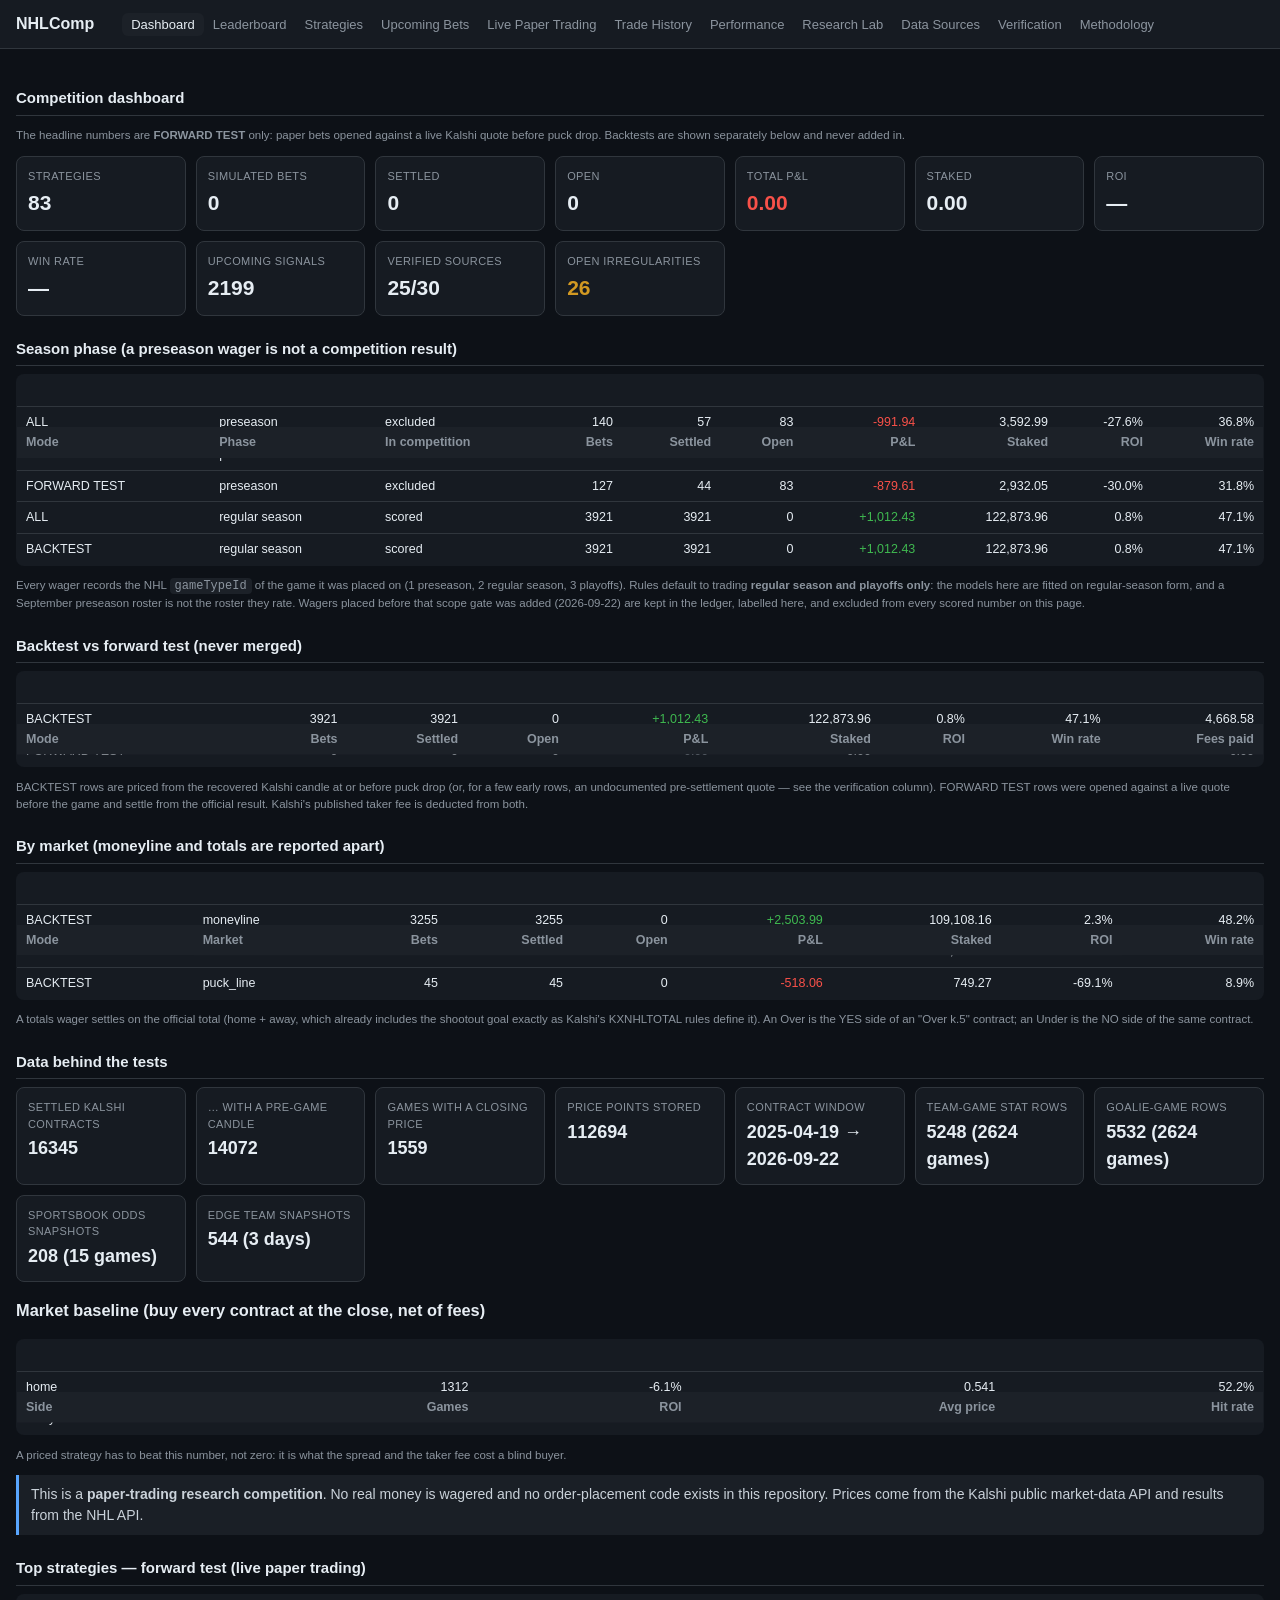
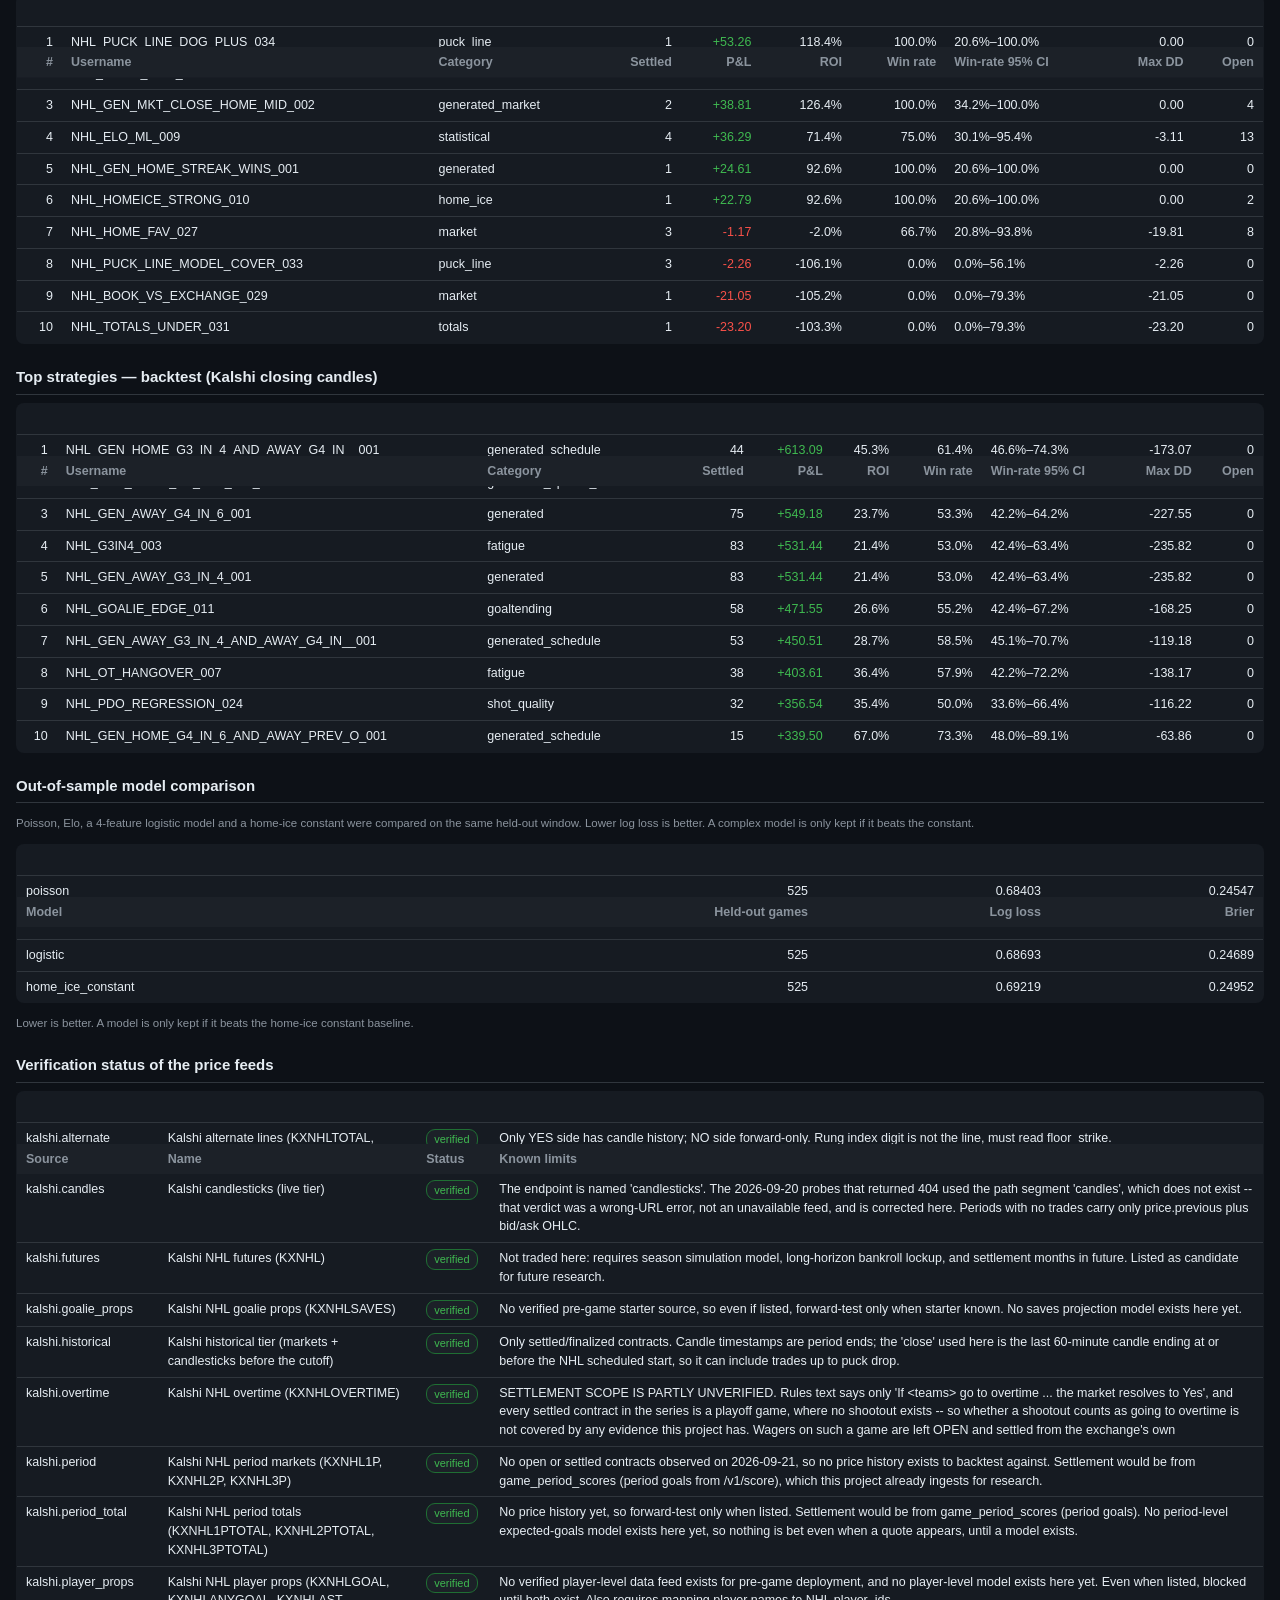
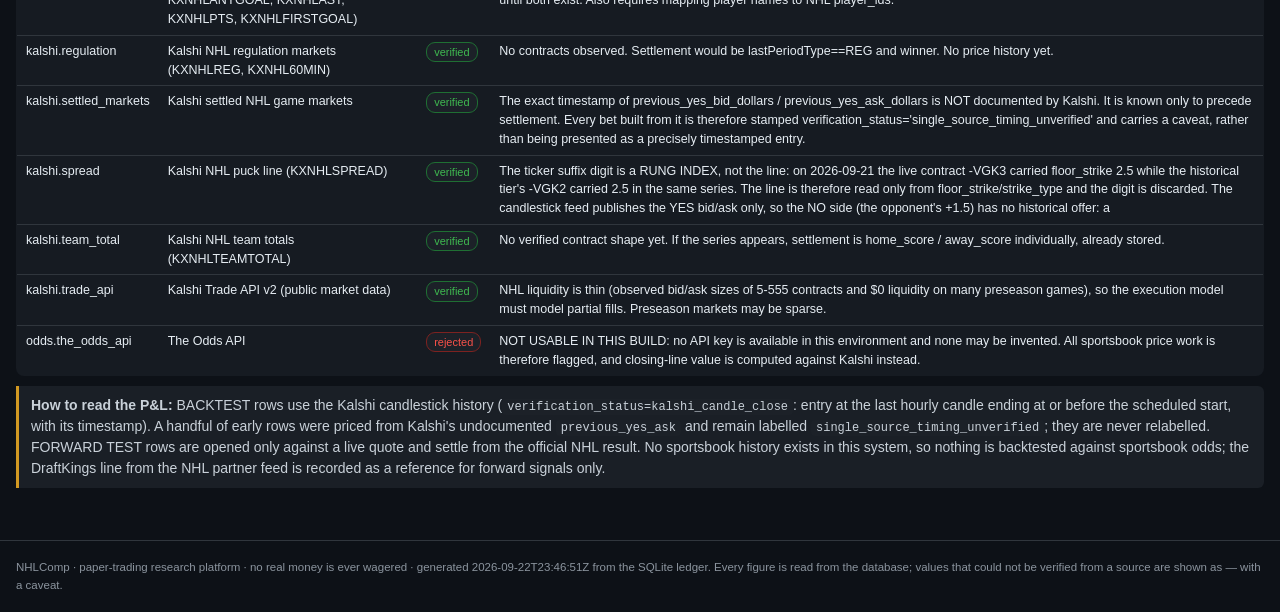
<file: index.html>
<!doctype html>
<!-- Safety net for the legacy branch-based Pages build (source: main, path /): send the
     root to the generated dashboard in docs/.  The Actions-based deployment publishes
     docs/ itself, in which case this file is never served. -->
<html lang="en"><head><meta charset="utf-8">
<meta http-equiv="refresh" content="0; url=docs/index.html">
<title>NHLComp</title></head>
<body><p>Redirecting to the <a href="docs/index.html">NHLComp dashboard</a>…</p></body></html>
</file>
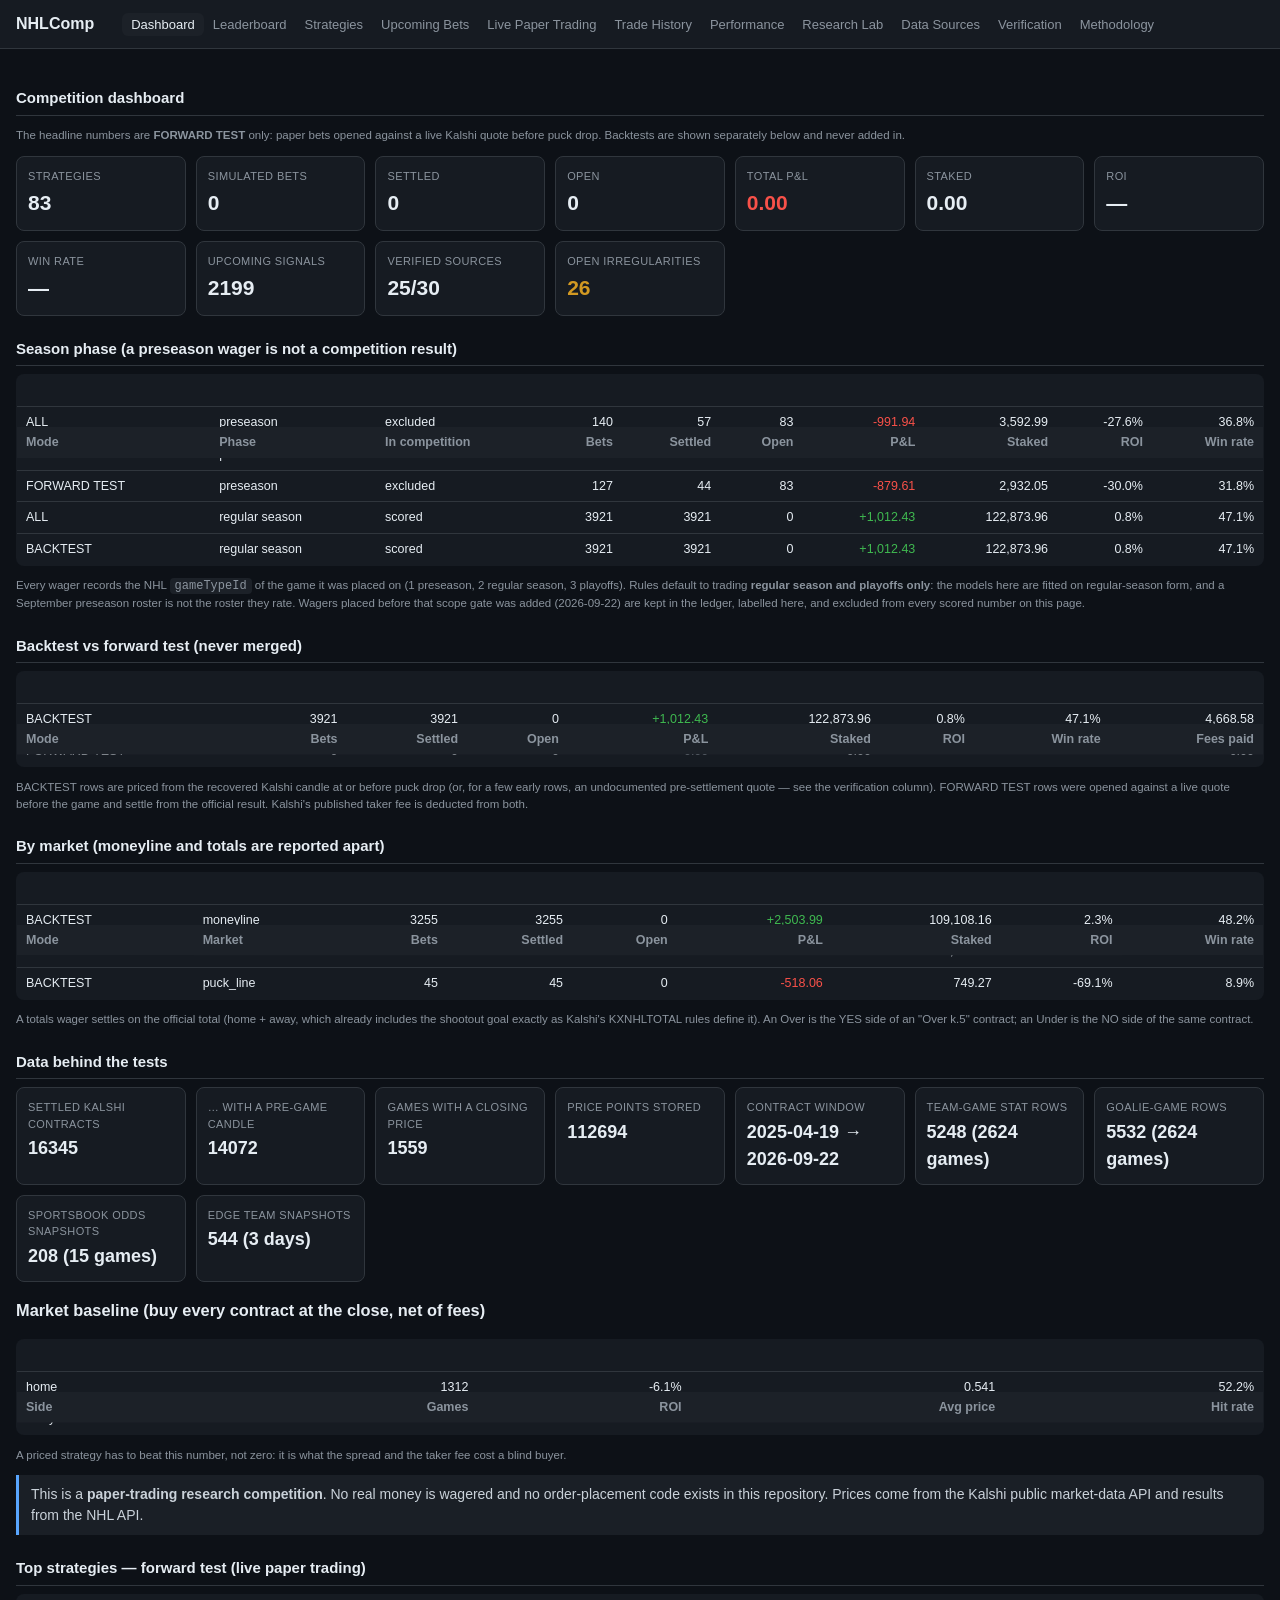
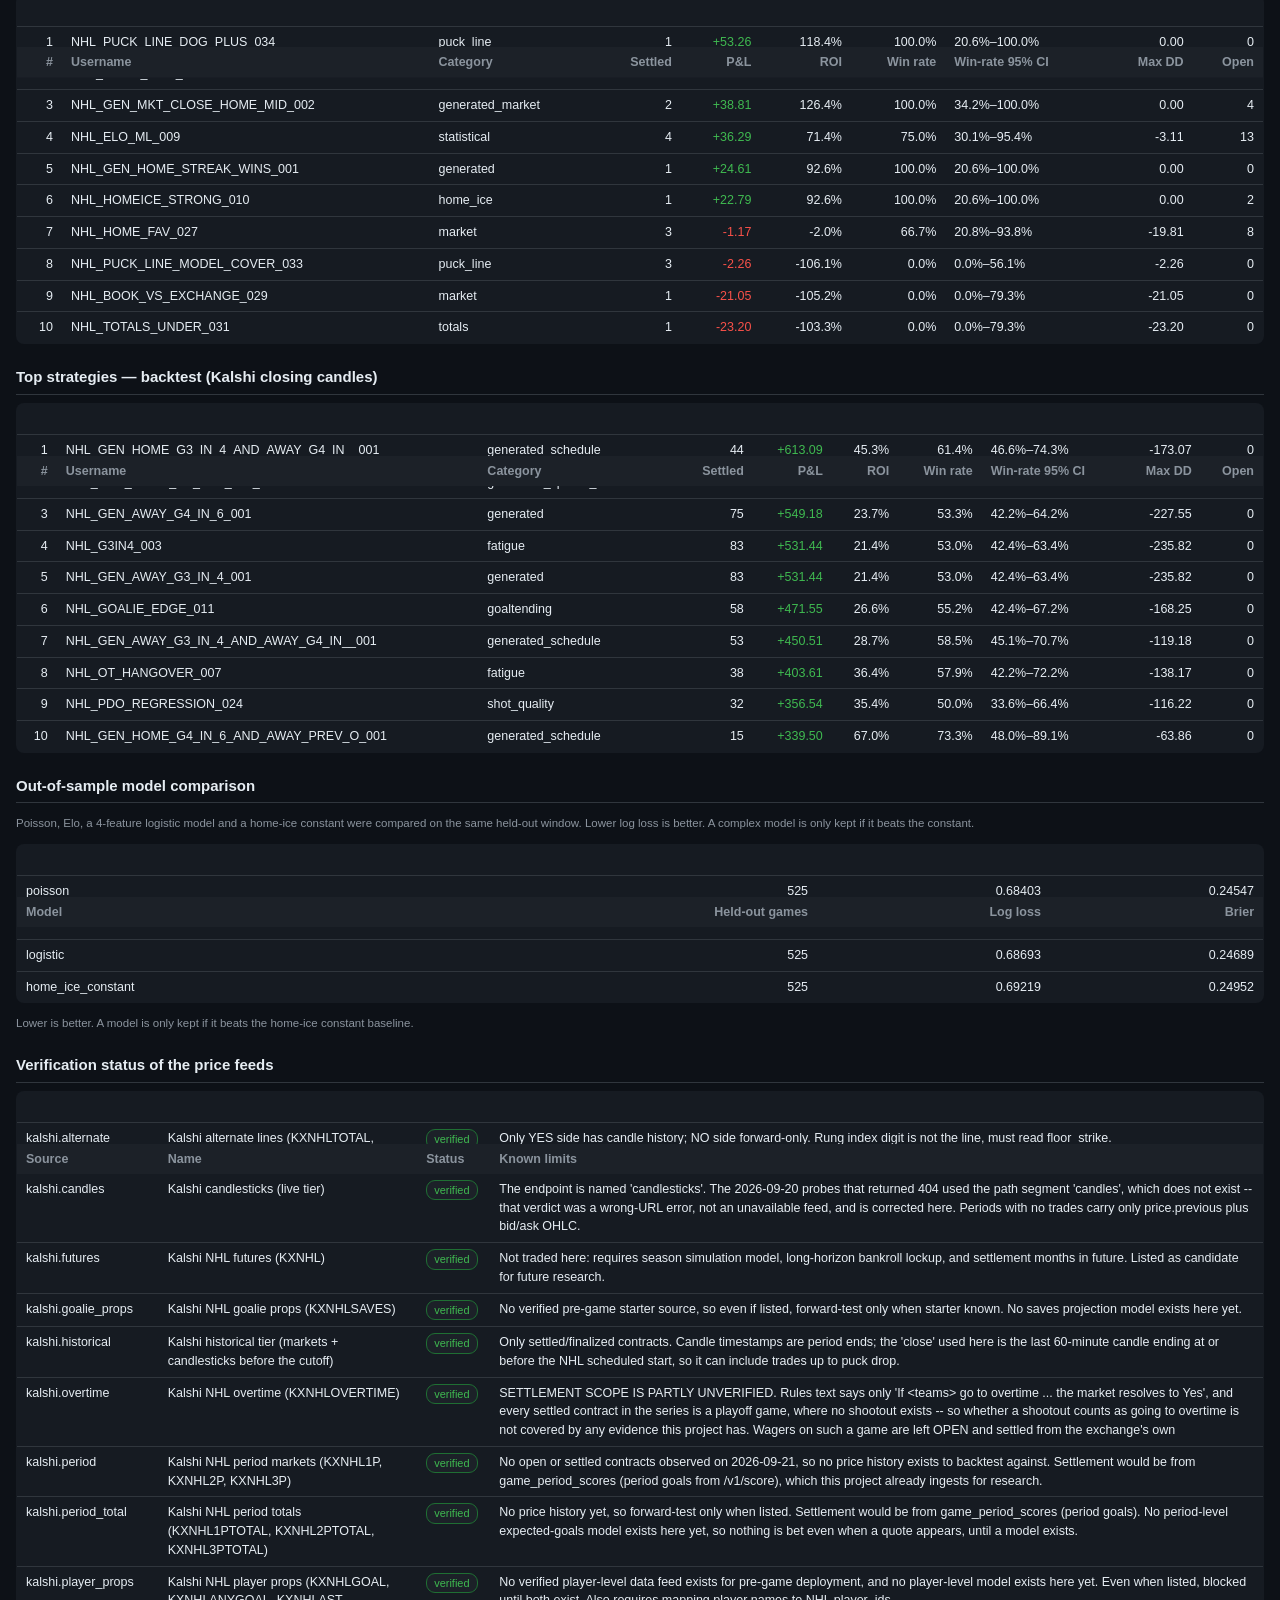
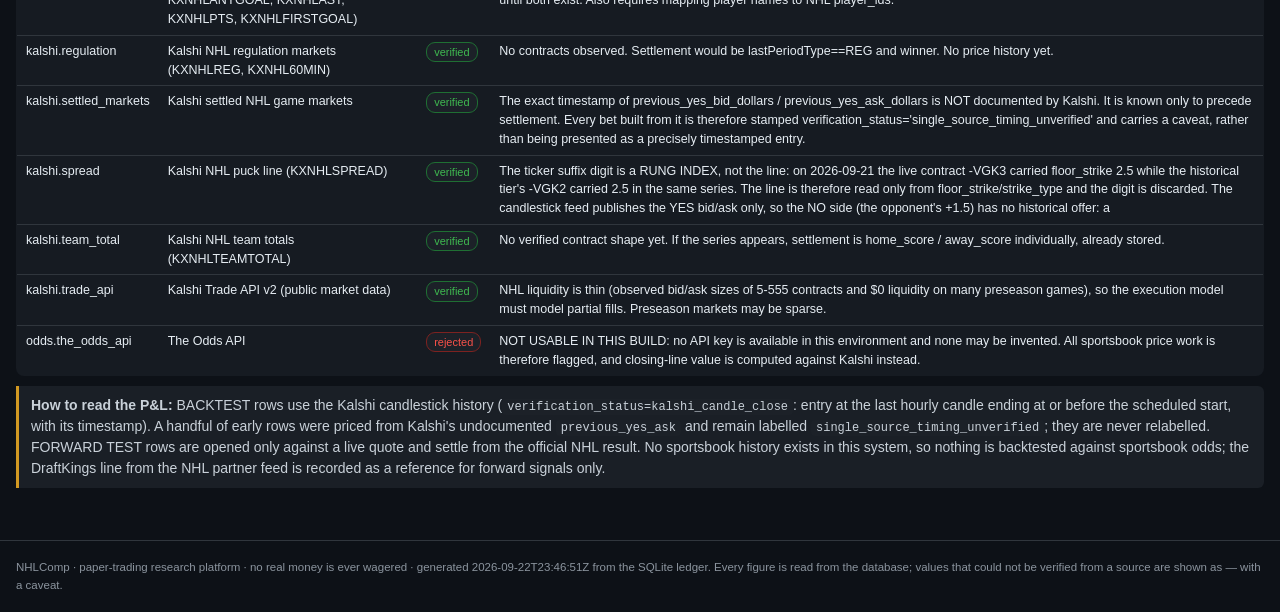
<file: docs/index.html>
<!doctype html>
<html lang="en"><head><meta charset="utf-8">
<meta name="viewport" content="width=device-width,initial-scale=1">
<title>Dashboard · NHLComp</title>
<link rel="stylesheet" href="assets/style.css">
<script src="assets/app.js" defer></script></head>
<body><header><h1>NHLComp</h1><nav><a class="on" href="index.html">Dashboard</a><a class="" href="leaderboard.html">Leaderboard</a><a class="" href="strategies.html">Strategies</a><a class="" href="upcoming.html">Upcoming Bets</a><a class="" href="positions.html">Live Paper Trading</a><a class="" href="history.html">Trade History</a><a class="" href="performance.html">Performance</a><a class="" href="research.html">Research Lab</a><a class="" href="sources.html">Data Sources</a><a class="" href="verification.html">Verification</a><a class="" href="methodology.html">Methodology</a></nav></header>
<main><h2>Competition dashboard</h2><p class="small">The headline numbers are <b>FORWARD TEST</b> only: paper bets opened against a live Kalshi quote before puck drop. Backtests are shown separately below and never added in.</p><div class="cards"><div class="card"><div class="k">Strategies</div><div class="v">83</div></div><div class="card"><div class="k">Simulated bets</div><div class="v">0</div></div><div class="card"><div class="k">Settled</div><div class="v">0</div></div><div class="card"><div class="k">Open</div><div class="v">0</div></div><div class="card"><div class="k">Total P&amp;L</div><div class="v"><span class="neg">0.00</span></div></div><div class="card"><div class="k">Staked</div><div class="v">0.00</div></div><div class="card"><div class="k">ROI</div><div class="v">—</div></div><div class="card"><div class="k">Win rate</div><div class="v">—</div></div><div class="card"><div class="k">Upcoming signals</div><div class="v">2199</div></div><div class="card"><div class="k">Verified sources</div><div class="v">25/30</div></div><div class="card"><div class="k">Open irregularities</div><div class="v"><span class="warn">26</span></div></div></div><h2>Season phase (a preseason wager is not a competition result)</h2><div class="wrap"><table id="phases"><thead><tr><th class="" onclick="sortTable('phases',0,'s')">Mode</th><th class="" onclick="sortTable('phases',1,'s')">Phase</th><th class="" onclick="sortTable('phases',2,'s')">In competition</th><th class="num" onclick="sortTable('phases',3,'n')">Bets</th><th class="num" onclick="sortTable('phases',4,'n')">Settled</th><th class="num" onclick="sortTable('phases',5,'n')">Open</th><th class="num" onclick="sortTable('phases',6,'n')">P&amp;L</th><th class="num" onclick="sortTable('phases',7,'n')">Staked</th><th class="num" onclick="sortTable('phases',8,'n')">ROI</th><th class="num" onclick="sortTable('phases',9,'n')">Win rate</th></tr></thead><tbody><tr><td class="">ALL</td><td class="">preseason</td><td class="">excluded</td><td class="num">140</td><td class="num">57</td><td class="num">83</td><td class="num"><span class="neg">-991.94</span></td><td class="num">3,592.99</td><td class="num">-27.6%</td><td class="num">36.8%</td></tr><tr><td class="">BACKTEST</td><td class="">preseason</td><td class="">excluded</td><td class="num">13</td><td class="num">13</td><td class="num">0</td><td class="num"><span class="neg">-112.34</span></td><td class="num">660.94</td><td class="num">-17.0%</td><td class="num">53.8%</td></tr><tr><td class="">FORWARD TEST</td><td class="">preseason</td><td class="">excluded</td><td class="num">127</td><td class="num">44</td><td class="num">83</td><td class="num"><span class="neg">-879.61</span></td><td class="num">2,932.05</td><td class="num">-30.0%</td><td class="num">31.8%</td></tr><tr><td class="">ALL</td><td class="">regular season</td><td class="">scored</td><td class="num">3921</td><td class="num">3921</td><td class="num">0</td><td class="num"><span class="pos">+1,012.43</span></td><td class="num">122,873.96</td><td class="num">0.8%</td><td class="num">47.1%</td></tr><tr><td class="">BACKTEST</td><td class="">regular season</td><td class="">scored</td><td class="num">3921</td><td class="num">3921</td><td class="num">0</td><td class="num"><span class="pos">+1,012.43</span></td><td class="num">122,873.96</td><td class="num">0.8%</td><td class="num">47.1%</td></tr></tbody></table></div><p class="small">Every wager records the NHL <code>gameTypeId</code> of the game it was placed on (1 preseason, 2 regular season, 3 playoffs). Rules default to trading <b>regular season and playoffs only</b>: the models here are fitted on regular-season form, and a September preseason roster is not the roster they rate. Wagers placed before that scope gate was added (2026-09-22) are kept in the ledger, labelled here, and excluded from every scored number on this page.</p><h2>Backtest vs forward test (never merged)</h2><div class="wrap"><table id="modes"><thead><tr><th class="" onclick="sortTable('modes',0,'s')">Mode</th><th class="num" onclick="sortTable('modes',1,'n')">Bets</th><th class="num" onclick="sortTable('modes',2,'n')">Settled</th><th class="num" onclick="sortTable('modes',3,'n')">Open</th><th class="num" onclick="sortTable('modes',4,'n')">P&amp;L</th><th class="num" onclick="sortTable('modes',5,'n')">Staked</th><th class="num" onclick="sortTable('modes',6,'n')">ROI</th><th class="num" onclick="sortTable('modes',7,'n')">Win rate</th><th class="num" onclick="sortTable('modes',8,'n')">Fees paid</th></tr></thead><tbody><tr><td class="">BACKTEST</td><td class="num">3921</td><td class="num">3921</td><td class="num">0</td><td class="num"><span class="pos">+1,012.43</span></td><td class="num">122,873.96</td><td class="num">0.8%</td><td class="num">47.1%</td><td class="num">4,668.58</td></tr><tr><td class="">FORWARD TEST</td><td class="num">0</td><td class="num">0</td><td class="num">0</td><td class="num"><span class="mut">+0.00</span></td><td class="num">0.00</td><td class="num">—</td><td class="num">—</td><td class="num">0.00</td></tr></tbody></table></div><p class="small">BACKTEST rows are priced from the recovered Kalshi candle at or before puck drop (or, for a few early rows, an undocumented pre-settlement quote — see the verification column). FORWARD TEST rows were opened against a live quote before the game and settle from the official result. Kalshi's published taker fee is deducted from both.</p><h2>By market (moneyline and totals are reported apart)</h2><div class="wrap"><table id="markets"><thead><tr><th class="" onclick="sortTable('markets',0,'s')">Mode</th><th class="" onclick="sortTable('markets',1,'s')">Market</th><th class="num" onclick="sortTable('markets',2,'n')">Bets</th><th class="num" onclick="sortTable('markets',3,'n')">Settled</th><th class="num" onclick="sortTable('markets',4,'n')">Open</th><th class="num" onclick="sortTable('markets',5,'n')">P&amp;L</th><th class="num" onclick="sortTable('markets',6,'n')">Staked</th><th class="num" onclick="sortTable('markets',7,'n')">ROI</th><th class="num" onclick="sortTable('markets',8,'n')">Win rate</th></tr></thead><tbody><tr><td class="">BACKTEST</td><td class="">moneyline</td><td class="num">3255</td><td class="num">3255</td><td class="num">0</td><td class="num"><span class="pos">+2,503.99</span></td><td class="num">109,108.16</td><td class="num">2.3%</td><td class="num">48.2%</td></tr><tr><td class="">BACKTEST</td><td class="">total</td><td class="num">621</td><td class="num">621</td><td class="num">0</td><td class="num"><span class="neg">-973.51</span></td><td class="num">13,016.53</td><td class="num">-7.5%</td><td class="num">44.1%</td></tr><tr><td class="">BACKTEST</td><td class="">puck_line</td><td class="num">45</td><td class="num">45</td><td class="num">0</td><td class="num"><span class="neg">-518.06</span></td><td class="num">749.27</td><td class="num">-69.1%</td><td class="num">8.9%</td></tr></tbody></table></div><p class="small">A totals wager settles on the official total (home + away, which already includes the shootout goal exactly as Kalshi's KXNHLTOTAL rules define it). An Over is the YES side of an "Over k.5" contract; an Under is the NO side of the same contract.</p><h2>Data behind the tests</h2><div class="cards"><div class="card"><div class="k">Settled Kalshi contracts</div><div class="v" style="font-size:18px">16345</div></div><div class="card"><div class="k">… with a pre-game candle</div><div class="v" style="font-size:18px">14072</div></div><div class="card"><div class="k">Games with a closing price</div><div class="v" style="font-size:18px">1559</div></div><div class="card"><div class="k">Price points stored</div><div class="v" style="font-size:18px">112694</div></div><div class="card"><div class="k">Contract window</div><div class="v" style="font-size:18px">2025-04-19 → 2026-09-22</div></div><div class="card"><div class="k">Team-game stat rows</div><div class="v" style="font-size:18px">5248 (2624 games)</div></div><div class="card"><div class="k">Goalie-game rows</div><div class="v" style="font-size:18px">5532 (2624 games)</div></div><div class="card"><div class="k">Sportsbook odds snapshots</div><div class="v" style="font-size:18px">208 (15 games)</div></div><div class="card"><div class="k">EDGE team snapshots</div><div class="v" style="font-size:18px">544 (3 days)</div></div></div><h3>Market baseline (buy every contract at the close, net of fees)</h3><div class="wrap"><table id="mb"><thead><tr><th class="" onclick="sortTable('mb',0,'s')">Side</th><th class="num" onclick="sortTable('mb',1,'n')">Games</th><th class="num" onclick="sortTable('mb',2,'n')">ROI</th><th class="num" onclick="sortTable('mb',3,'n')">Avg price</th><th class="num" onclick="sortTable('mb',4,'n')">Hit rate</th></tr></thead><tbody><tr><td class="">home</td><td class="num">1312</td><td class="num">-6.1%</td><td class="num">0.541</td><td class="num">52.2%</td></tr><tr><td class="">away</td><td class="num">1312</td><td class="num">-1.8%</td><td class="num">0.472</td><td class="num">47.8%</td></tr></tbody></table></div><p class="small">A priced strategy has to beat this number, not zero: it is what the spread and the taker fee cost a blind buyer.</p><div class="note">This is a <b>paper-trading research competition</b>. No real money is wagered and no order-placement code exists in this repository. Prices come from the Kalshi public market-data API and results from the NHL API.</div><h2>Top strategies — forward test (live paper trading)</h2><div class="wrap"><table id="lb_forw"><thead><tr><th class="num" onclick="sortTable('lb_forw',0,'n')">#</th><th class="" onclick="sortTable('lb_forw',1,'s')">Username</th><th class="" onclick="sortTable('lb_forw',2,'s')">Category</th><th class="num" onclick="sortTable('lb_forw',3,'n')">Settled</th><th class="num" onclick="sortTable('lb_forw',4,'n')">P&amp;L</th><th class="num" onclick="sortTable('lb_forw',5,'n')">ROI</th><th class="num" onclick="sortTable('lb_forw',6,'n')">Win rate</th><th class="" onclick="sortTable('lb_forw',7,'s')">Win-rate 95% CI</th><th class="num" onclick="sortTable('lb_forw',8,'n')">Max DD</th><th class="num" onclick="sortTable('lb_forw',9,'n')">Open</th></tr></thead><tbody><tr><td class="num">1</td><td class="">NHL_PUCK_LINE_DOG_PLUS_034</td><td class="">puck_line</td><td class="num">1</td><td class="num"><span class="pos">+53.26</span></td><td class="num">118.4%</td><td class="num">100.0%</td><td class="">20.6%–100.0%</td><td class="num">0.00</td><td class="num">0</td></tr><tr><td class="num">2</td><td class="">NHL_HOME_DOG_028</td><td class="">market</td><td class="num">2</td><td class="num"><span class="pos">+39.33</span></td><td class="num">126.4%</td><td class="num">100.0%</td><td class="">34.2%–100.0%</td><td class="num">0.00</td><td class="num">3</td></tr><tr><td class="num">3</td><td class="">NHL_GEN_MKT_CLOSE_HOME_MID_002</td><td class="">generated_market</td><td class="num">2</td><td class="num"><span class="pos">+38.81</span></td><td class="num">126.4%</td><td class="num">100.0%</td><td class="">34.2%–100.0%</td><td class="num">0.00</td><td class="num">4</td></tr><tr><td class="num">4</td><td class="">NHL_ELO_ML_009</td><td class="">statistical</td><td class="num">4</td><td class="num"><span class="pos">+36.29</span></td><td class="num">71.4%</td><td class="num">75.0%</td><td class="">30.1%–95.4%</td><td class="num">-3.11</td><td class="num">13</td></tr><tr><td class="num">5</td><td class="">NHL_GEN_HOME_STREAK_WINS_001</td><td class="">generated</td><td class="num">1</td><td class="num"><span class="pos">+24.61</span></td><td class="num">92.6%</td><td class="num">100.0%</td><td class="">20.6%–100.0%</td><td class="num">0.00</td><td class="num">0</td></tr><tr><td class="num">6</td><td class="">NHL_HOMEICE_STRONG_010</td><td class="">home_ice</td><td class="num">1</td><td class="num"><span class="pos">+22.79</span></td><td class="num">92.6%</td><td class="num">100.0%</td><td class="">20.6%–100.0%</td><td class="num">0.00</td><td class="num">2</td></tr><tr><td class="num">7</td><td class="">NHL_HOME_FAV_027</td><td class="">market</td><td class="num">3</td><td class="num"><span class="neg">-1.17</span></td><td class="num">-2.0%</td><td class="num">66.7%</td><td class="">20.8%–93.8%</td><td class="num">-19.81</td><td class="num">8</td></tr><tr><td class="num">8</td><td class="">NHL_PUCK_LINE_MODEL_COVER_033</td><td class="">puck_line</td><td class="num">3</td><td class="num"><span class="neg">-2.26</span></td><td class="num">-106.1%</td><td class="num">0.0%</td><td class="">0.0%–56.1%</td><td class="num">-2.26</td><td class="num">0</td></tr><tr><td class="num">9</td><td class="">NHL_BOOK_VS_EXCHANGE_029</td><td class="">market</td><td class="num">1</td><td class="num"><span class="neg">-21.05</span></td><td class="num">-105.2%</td><td class="num">0.0%</td><td class="">0.0%–79.3%</td><td class="num">-21.05</td><td class="num">0</td></tr><tr><td class="num">10</td><td class="">NHL_TOTALS_UNDER_031</td><td class="">totals</td><td class="num">1</td><td class="num"><span class="neg">-23.20</span></td><td class="num">-103.3%</td><td class="num">0.0%</td><td class="">0.0%–79.3%</td><td class="num">-23.20</td><td class="num">0</td></tr></tbody></table></div><h2>Top strategies — backtest (Kalshi closing candles)</h2><div class="wrap"><table id="lb_back"><thead><tr><th class="num" onclick="sortTable('lb_back',0,'n')">#</th><th class="" onclick="sortTable('lb_back',1,'s')">Username</th><th class="" onclick="sortTable('lb_back',2,'s')">Category</th><th class="num" onclick="sortTable('lb_back',3,'n')">Settled</th><th class="num" onclick="sortTable('lb_back',4,'n')">P&amp;L</th><th class="num" onclick="sortTable('lb_back',5,'n')">ROI</th><th class="num" onclick="sortTable('lb_back',6,'n')">Win rate</th><th class="" onclick="sortTable('lb_back',7,'s')">Win-rate 95% CI</th><th class="num" onclick="sortTable('lb_back',8,'n')">Max DD</th><th class="num" onclick="sortTable('lb_back',9,'n')">Open</th></tr></thead><tbody><tr><td class="num">1</td><td class="">NHL_GEN_HOME_G3_IN_4_AND_AWAY_G4_IN__001</td><td class="">generated_schedule</td><td class="num">44</td><td class="num"><span class="pos">+613.09</span></td><td class="num">45.3%</td><td class="num">61.4%</td><td class="">46.6%–74.3%</td><td class="num">-173.07</td><td class="num">0</td></tr><tr><td class="num">2</td><td class="">NHL_GEN_HOME_PK_PCT_L10_001</td><td class="">generated_special_teams</td><td class="num">130</td><td class="num"><span class="pos">+596.89</span></td><td class="num">13.8%</td><td class="num">47.7%</td><td class="">39.3%–56.2%</td><td class="num">-401.48</td><td class="num">0</td></tr><tr><td class="num">3</td><td class="">NHL_GEN_AWAY_G4_IN_6_001</td><td class="">generated</td><td class="num">75</td><td class="num"><span class="pos">+549.18</span></td><td class="num">23.7%</td><td class="num">53.3%</td><td class="">42.2%–64.2%</td><td class="num">-227.55</td><td class="num">0</td></tr><tr><td class="num">4</td><td class="">NHL_G3IN4_003</td><td class="">fatigue</td><td class="num">83</td><td class="num"><span class="pos">+531.44</span></td><td class="num">21.4%</td><td class="num">53.0%</td><td class="">42.4%–63.4%</td><td class="num">-235.82</td><td class="num">0</td></tr><tr><td class="num">5</td><td class="">NHL_GEN_AWAY_G3_IN_4_001</td><td class="">generated</td><td class="num">83</td><td class="num"><span class="pos">+531.44</span></td><td class="num">21.4%</td><td class="num">53.0%</td><td class="">42.4%–63.4%</td><td class="num">-235.82</td><td class="num">0</td></tr><tr><td class="num">6</td><td class="">NHL_GOALIE_EDGE_011</td><td class="">goaltending</td><td class="num">58</td><td class="num"><span class="pos">+471.55</span></td><td class="num">26.6%</td><td class="num">55.2%</td><td class="">42.4%–67.2%</td><td class="num">-168.25</td><td class="num">0</td></tr><tr><td class="num">7</td><td class="">NHL_GEN_AWAY_G3_IN_4_AND_AWAY_G4_IN__001</td><td class="">generated_schedule</td><td class="num">53</td><td class="num"><span class="pos">+450.51</span></td><td class="num">28.7%</td><td class="num">58.5%</td><td class="">45.1%–70.7%</td><td class="num">-119.18</td><td class="num">0</td></tr><tr><td class="num">8</td><td class="">NHL_OT_HANGOVER_007</td><td class="">fatigue</td><td class="num">38</td><td class="num"><span class="pos">+403.61</span></td><td class="num">36.4%</td><td class="num">57.9%</td><td class="">42.2%–72.2%</td><td class="num">-138.17</td><td class="num">0</td></tr><tr><td class="num">9</td><td class="">NHL_PDO_REGRESSION_024</td><td class="">shot_quality</td><td class="num">32</td><td class="num"><span class="pos">+356.54</span></td><td class="num">35.4%</td><td class="num">50.0%</td><td class="">33.6%–66.4%</td><td class="num">-116.22</td><td class="num">0</td></tr><tr><td class="num">10</td><td class="">NHL_GEN_HOME_G4_IN_6_AND_AWAY_PREV_O_001</td><td class="">generated_schedule</td><td class="num">15</td><td class="num"><span class="pos">+339.50</span></td><td class="num">67.0%</td><td class="num">73.3%</td><td class="">48.0%–89.1%</td><td class="num">-63.86</td><td class="num">0</td></tr></tbody></table></div><h2>Out-of-sample model comparison</h2><p class="small">Poisson, Elo, a 4-feature logistic model and a home-ice constant were compared on the same held-out window. Lower log loss is better. A complex model is only kept if it beats the constant.</p><div class="wrap"><table id="mc"><thead><tr><th class="" onclick="sortTable('mc',0,'s')">Model</th><th class="num" onclick="sortTable('mc',1,'n')">Held-out games</th><th class="num" onclick="sortTable('mc',2,'n')">Log loss</th><th class="num" onclick="sortTable('mc',3,'n')">Brier</th></tr></thead><tbody><tr><td class="">poisson</td><td class="num">525</td><td class="num">0.68403</td><td class="num">0.24547</td></tr><tr><td class="">elo</td><td class="num">525</td><td class="num">0.68961</td><td class="num">0.24705</td></tr><tr><td class="">logistic</td><td class="num">525</td><td class="num">0.68693</td><td class="num">0.24689</td></tr><tr><td class="">home_ice_constant</td><td class="num">525</td><td class="num">0.69219</td><td class="num">0.24952</td></tr></tbody></table></div><p class="small">Lower is better. A model is only kept if it beats the home-ice constant baseline.</p><h2>Verification status of the price feeds</h2><div class="wrap"><table id="srcs"><thead><tr><th class="" onclick="sortTable('srcs',0,'s')">Source</th><th class="" onclick="sortTable('srcs',1,'s')">Name</th><th class="" onclick="sortTable('srcs',2,'s')">Status</th><th class="" onclick="sortTable('srcs',3,'s')">Known limits</th></tr></thead><tbody><tr><td class="">kalshi.alternate</td><td class="">Kalshi alternate lines (KXNHLTOTAL, KXNHLSPREAD multi-rung)</td><td class=""><span class="pill good">verified</span></td><td class="">Only YES side has candle history; NO side forward-only. Rung index digit is not the line, must read floor_strike.</td></tr><tr><td class="">kalshi.candles</td><td class="">Kalshi candlesticks (live tier)</td><td class=""><span class="pill good">verified</span></td><td class="">The endpoint is named &#x27;candlesticks&#x27;. The 2026-09-20 probes that returned 404 used the path segment &#x27;candles&#x27;, which does not exist -- that verdict was a wrong-URL error, not an unavailable feed, and is corrected here. Periods with no trades carry only price.previous plus bid/ask OHLC.</td></tr><tr><td class="">kalshi.futures</td><td class="">Kalshi NHL futures (KXNHL)</td><td class=""><span class="pill good">verified</span></td><td class="">Not traded here: requires season simulation model, long-horizon bankroll lockup, and settlement months in future. Listed as candidate for future research.</td></tr><tr><td class="">kalshi.goalie_props</td><td class="">Kalshi NHL goalie props (KXNHLSAVES)</td><td class=""><span class="pill good">verified</span></td><td class="">No verified pre-game starter source, so even if listed, forward-test only when starter known. No saves projection model exists here yet.</td></tr><tr><td class="">kalshi.historical</td><td class="">Kalshi historical tier (markets + candlesticks before the cutoff)</td><td class=""><span class="pill good">verified</span></td><td class="">Only settled/finalized contracts. Candle timestamps are period ends; the &#x27;close&#x27; used here is the last 60-minute candle ending at or before the NHL scheduled start, so it can include trades up to puck drop.</td></tr><tr><td class="">kalshi.overtime</td><td class="">Kalshi NHL overtime (KXNHLOVERTIME)</td><td class=""><span class="pill good">verified</span></td><td class="">SETTLEMENT SCOPE IS PARTLY UNVERIFIED. Rules text says only &#x27;If &lt;teams&gt; go to overtime ... the market resolves to Yes&#x27;, and every settled contract in the series is a playoff game, where no shootout exists -- so whether a shootout counts as going to overtime is not covered by any evidence this project has. Wagers on such a game are left OPEN and settled from the exchange&#x27;s own </td></tr><tr><td class="">kalshi.period</td><td class="">Kalshi NHL period markets (KXNHL1P, KXNHL2P, KXNHL3P)</td><td class=""><span class="pill good">verified</span></td><td class="">No open or settled contracts observed on 2026-09-21, so no price history exists to backtest against. Settlement would be from game_period_scores (period goals from /v1/score), which this project already ingests for research.</td></tr><tr><td class="">kalshi.period_total</td><td class="">Kalshi NHL period totals (KXNHL1PTOTAL, KXNHL2PTOTAL, KXNHL3PTOTAL)</td><td class=""><span class="pill good">verified</span></td><td class="">No price history yet, so forward-test only when listed. Settlement would be from game_period_scores (period goals). No period-level expected-goals model exists here yet, so nothing is bet even when a quote appears, until a model exists.</td></tr><tr><td class="">kalshi.player_props</td><td class="">Kalshi NHL player props (KXNHLGOAL, KXNHLANYGOAL, KXNHLAST, KXNHLPTS, KXNHLFIRSTGOAL)</td><td class=""><span class="pill good">verified</span></td><td class="">No verified player-level data feed exists for pre-game deployment, and no player-level model exists here yet. Even when listed, blocked until both exist. Also requires mapping player names to NHL player_ids.</td></tr><tr><td class="">kalshi.regulation</td><td class="">Kalshi NHL regulation markets (KXNHLREG, KXNHL60MIN)</td><td class=""><span class="pill good">verified</span></td><td class="">No contracts observed. Settlement would be lastPeriodType==REG and winner. No price history yet.</td></tr><tr><td class="">kalshi.settled_markets</td><td class="">Kalshi settled NHL game markets</td><td class=""><span class="pill good">verified</span></td><td class="">The exact timestamp of previous_yes_bid_dollars / previous_yes_ask_dollars is NOT documented by Kalshi. It is known only to precede settlement. Every bet built from it is therefore stamped verification_status=&#x27;single_source_timing_unverified&#x27; and carries a caveat, rather than being presented as a precisely timestamped entry.</td></tr><tr><td class="">kalshi.spread</td><td class="">Kalshi NHL puck line (KXNHLSPREAD)</td><td class=""><span class="pill good">verified</span></td><td class="">The ticker suffix digit is a RUNG INDEX, not the line: on 2026-09-21 the live contract -VGK3 carried floor_strike 2.5 while the historical tier&#x27;s -VGK2 carried 2.5 in the same series. The line is therefore read only from floor_strike/strike_type and the digit is discarded. The candlestick feed publishes the YES bid/ask only, so the NO side (the opponent&#x27;s +1.5) has no historical offer: a</td></tr><tr><td class="">kalshi.team_total</td><td class="">Kalshi NHL team totals (KXNHLTEAMTOTAL)</td><td class=""><span class="pill good">verified</span></td><td class="">No verified contract shape yet. If the series appears, settlement is home_score / away_score individually, already stored.</td></tr><tr><td class="">kalshi.trade_api</td><td class="">Kalshi Trade API v2 (public market data)</td><td class=""><span class="pill good">verified</span></td><td class="">NHL liquidity is thin (observed bid/ask sizes of 5-555 contracts and $0 liquidity on many preseason games), so the execution model must model partial fills. Preseason markets may be sparse.</td></tr><tr><td class="">odds.the_odds_api</td><td class="">The Odds API</td><td class=""><span class="pill bad">rejected</span></td><td class="">NOT USABLE IN THIS BUILD: no API key is available in this environment and none may be invented. All sportsbook price work is therefore flagged, and closing-line value is computed against Kalshi instead.</td></tr></tbody></table></div><div class="note caveat"><b>How to read the P&amp;L:</b> BACKTEST rows use the Kalshi candlestick history (<code>verification_status=kalshi_candle_close</code>: entry at the last hourly candle ending at or before the scheduled start, with its timestamp). A handful of early rows were priced from Kalshi's undocumented <code>previous_yes_ask</code> and remain labelled <code>single_source_timing_unverified</code>; they are never relabelled. FORWARD TEST rows are opened only against a live quote and settle from the official NHL result. No sportsbook history exists in this system, so nothing is backtested against sportsbook odds; the DraftKings line from the NHL partner feed is recorded as a reference for forward signals only.</div></main>
<footer>NHLComp · paper-trading research platform · no real money is ever wagered ·
generated 2026-09-22T23:46:51Z from the SQLite ledger. Every figure is read from the database;
values that could not be verified from a source are shown as — with a caveat.</footer>
</body></html>
</file>
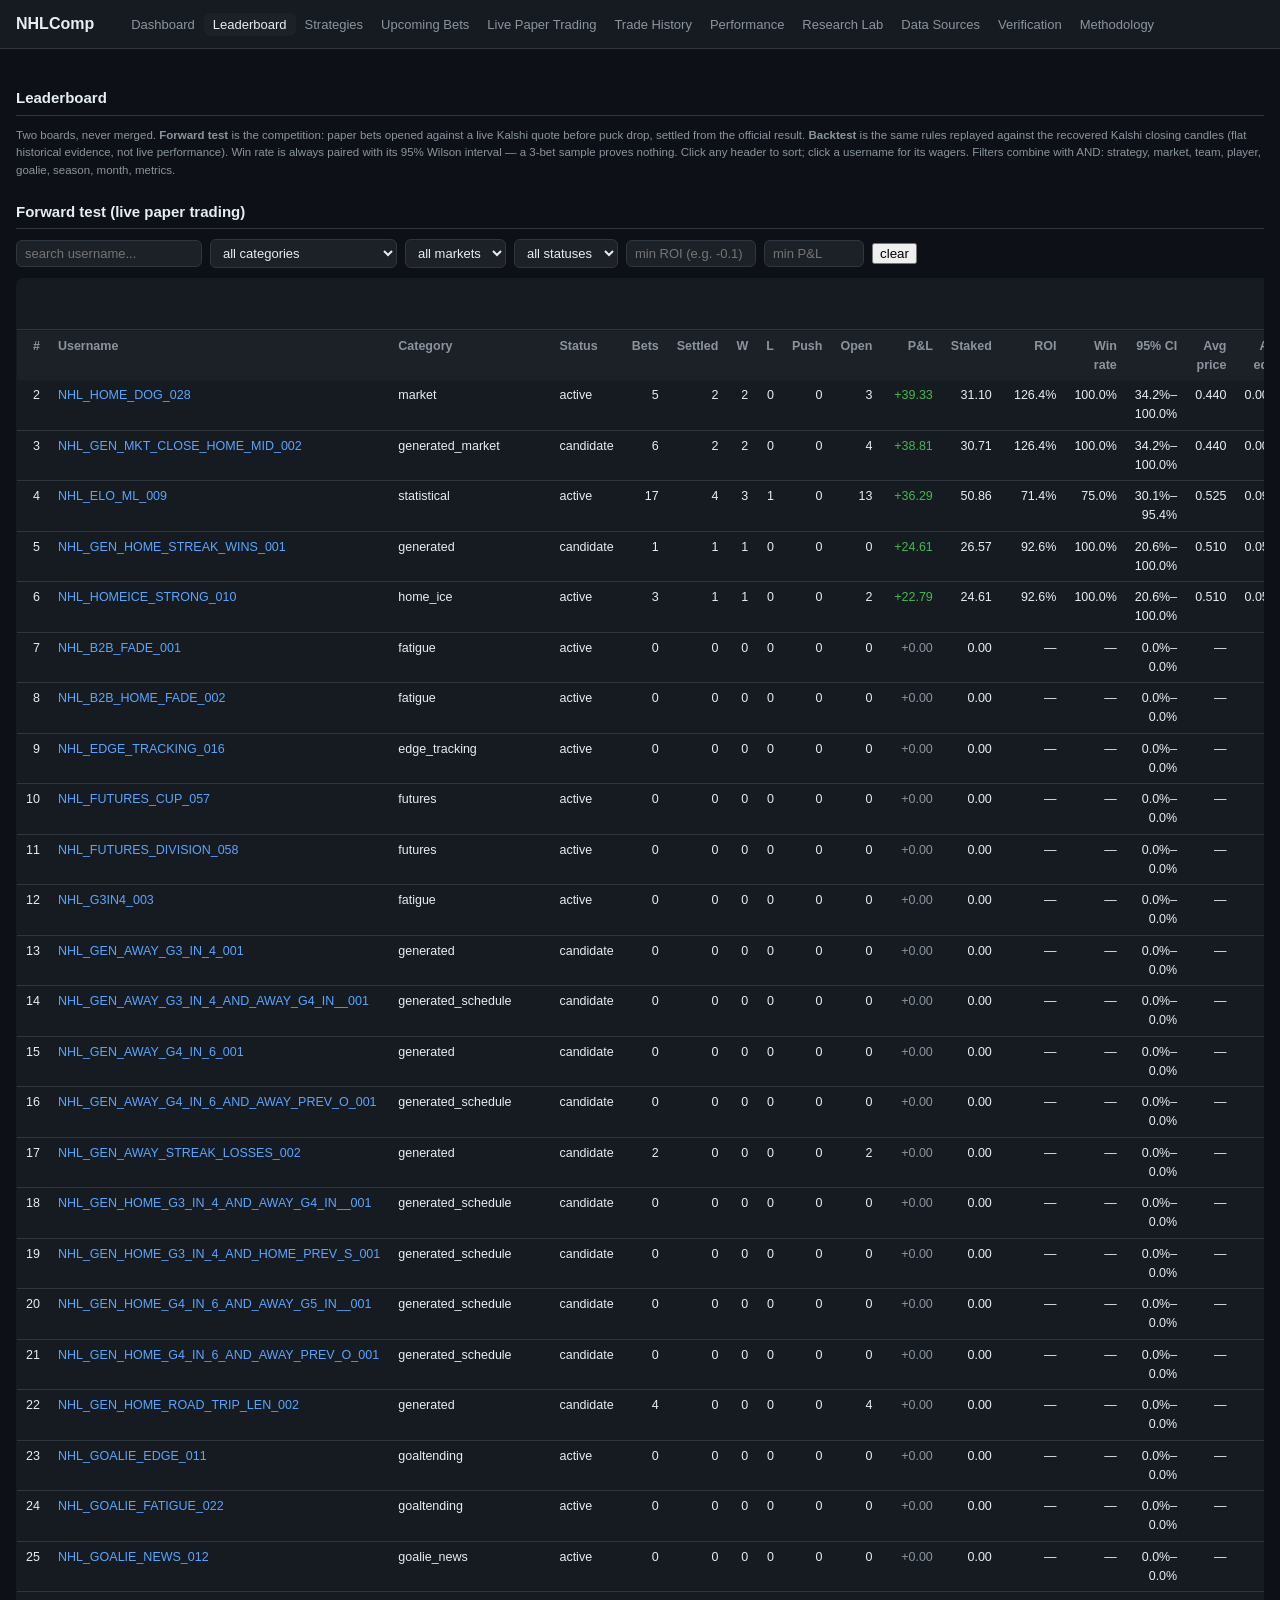
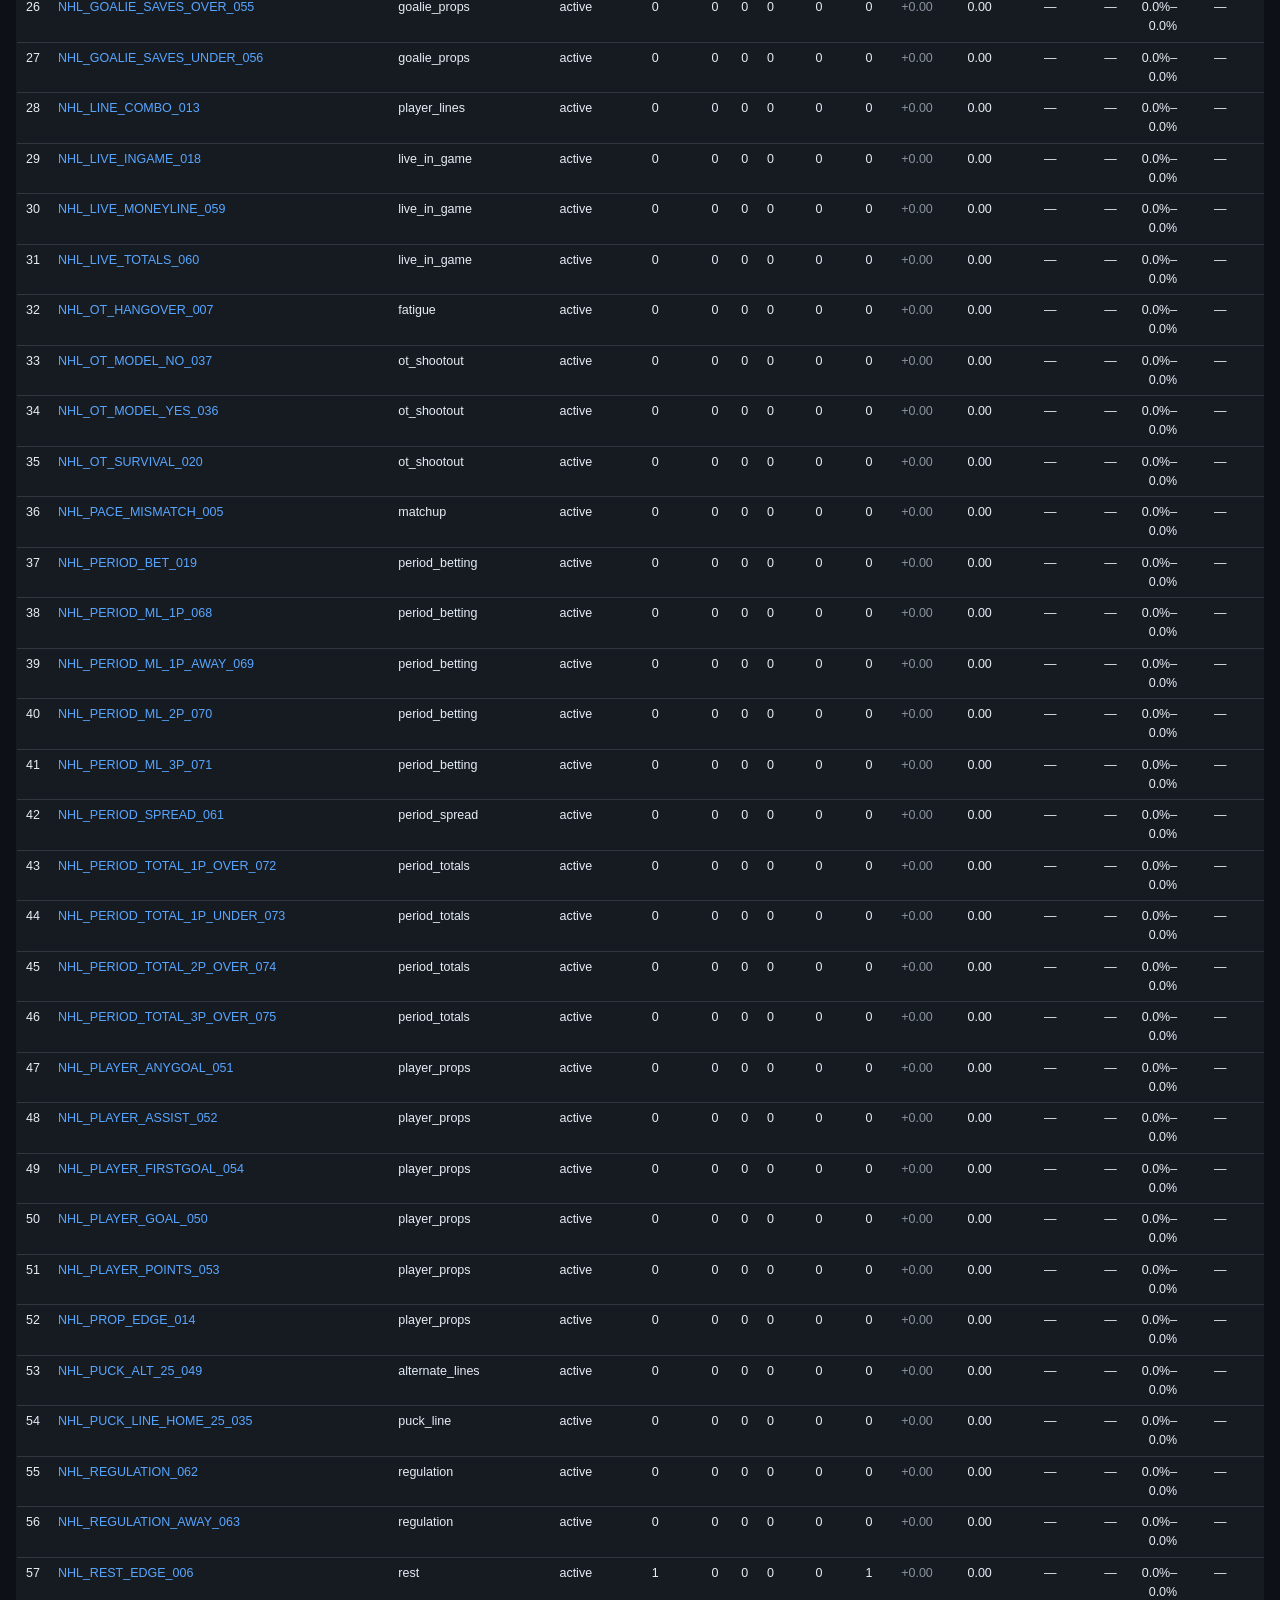
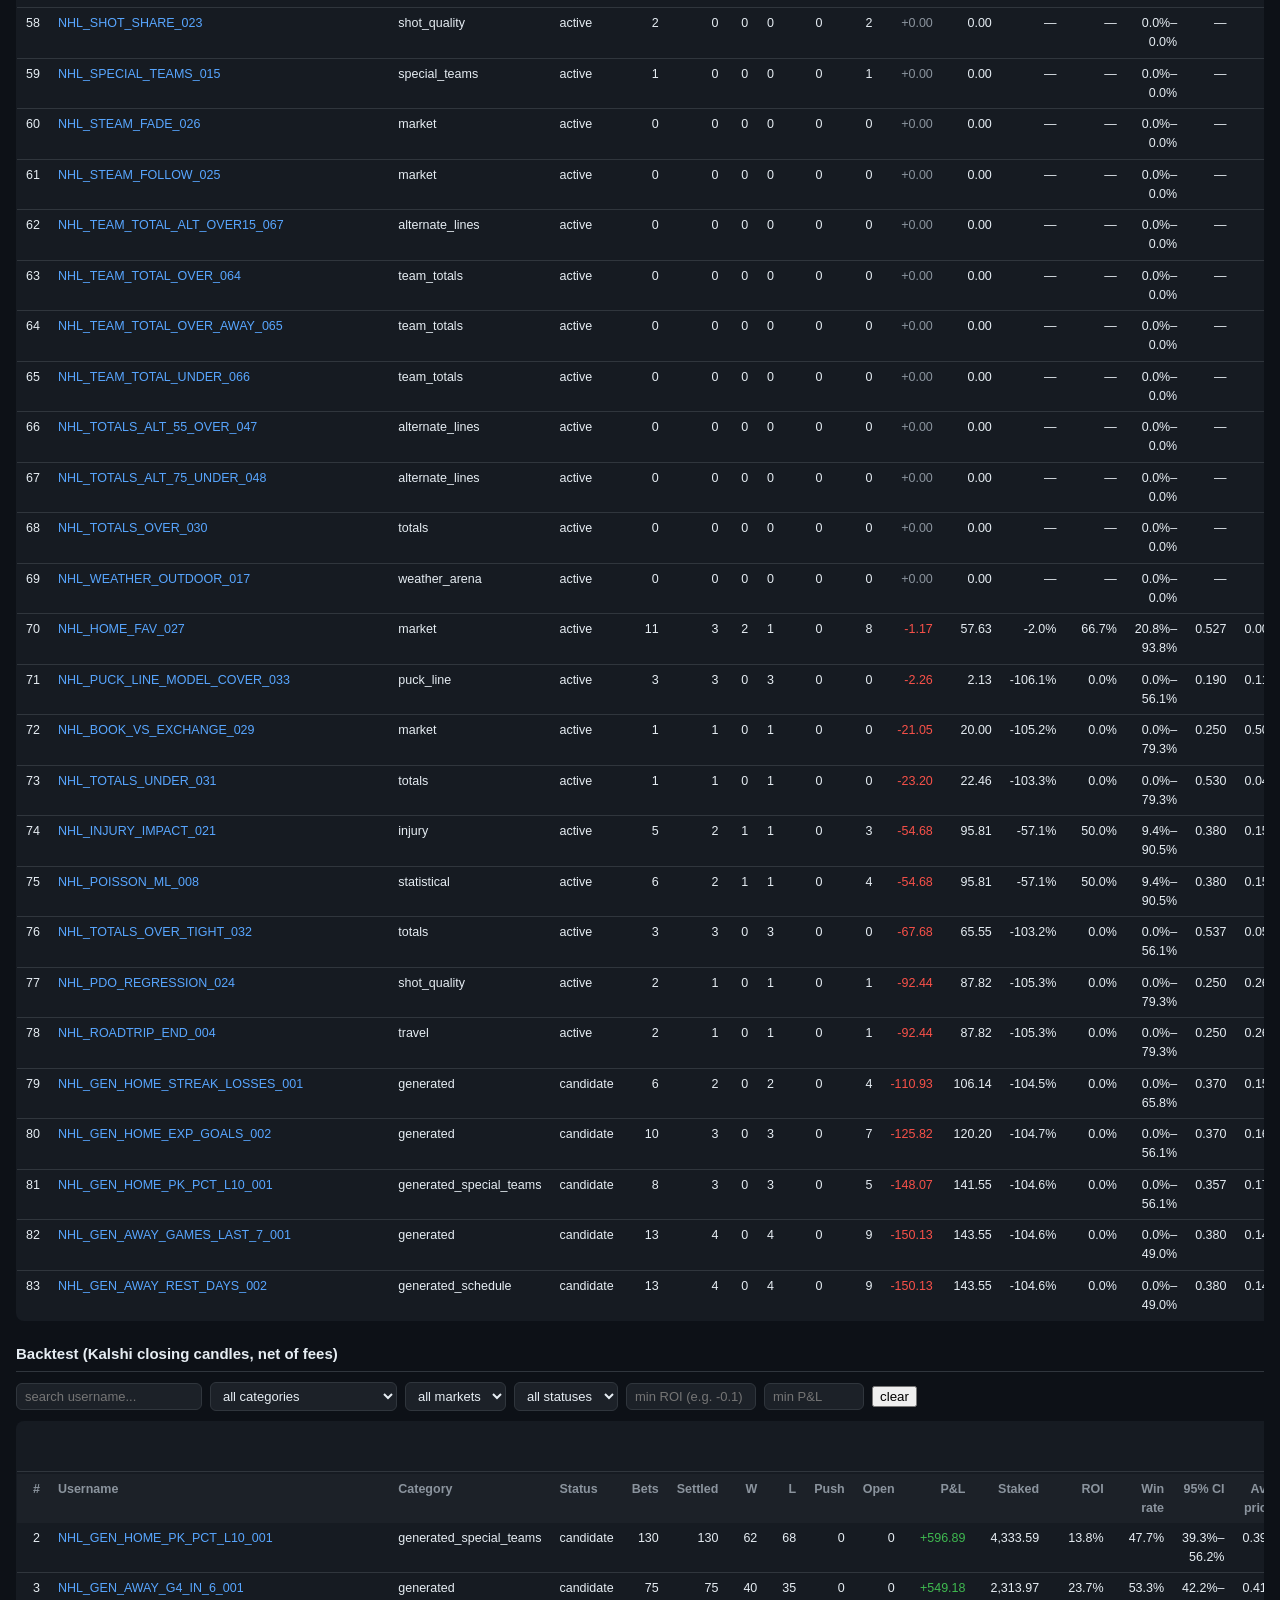
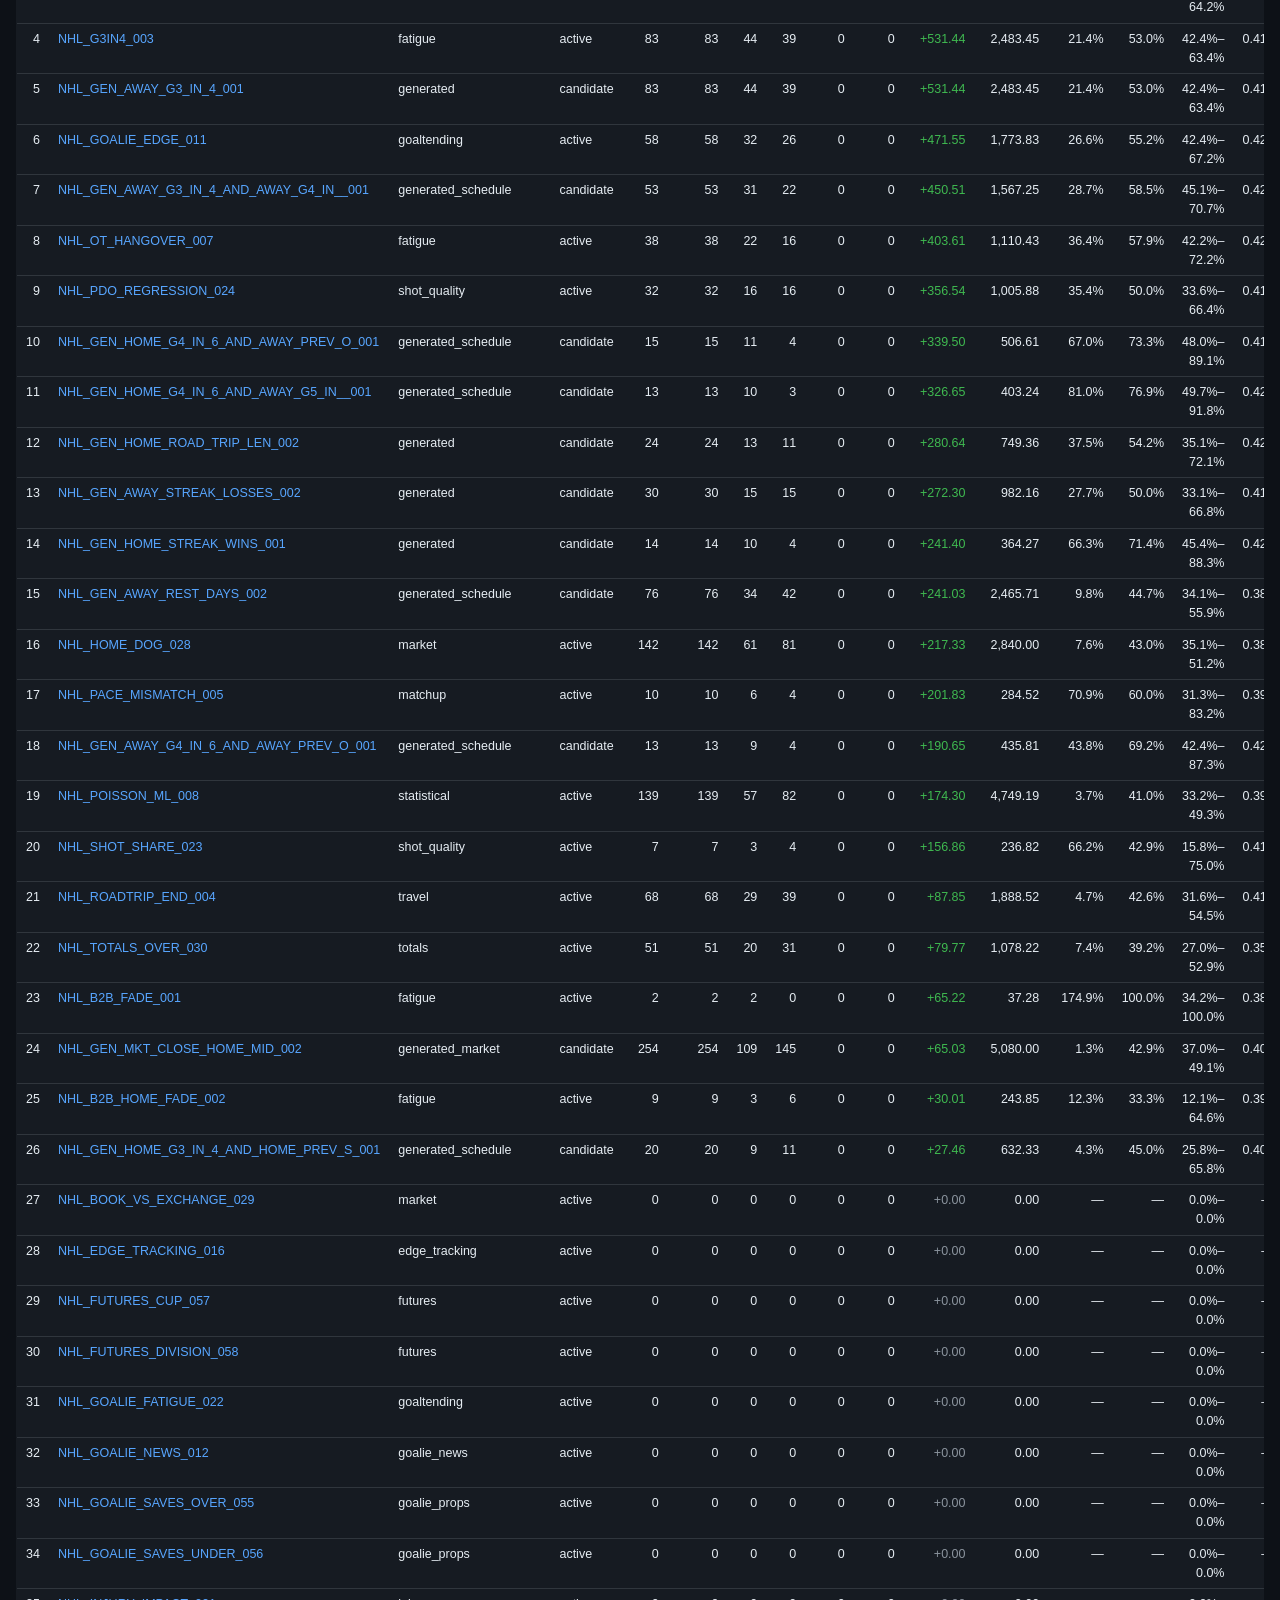
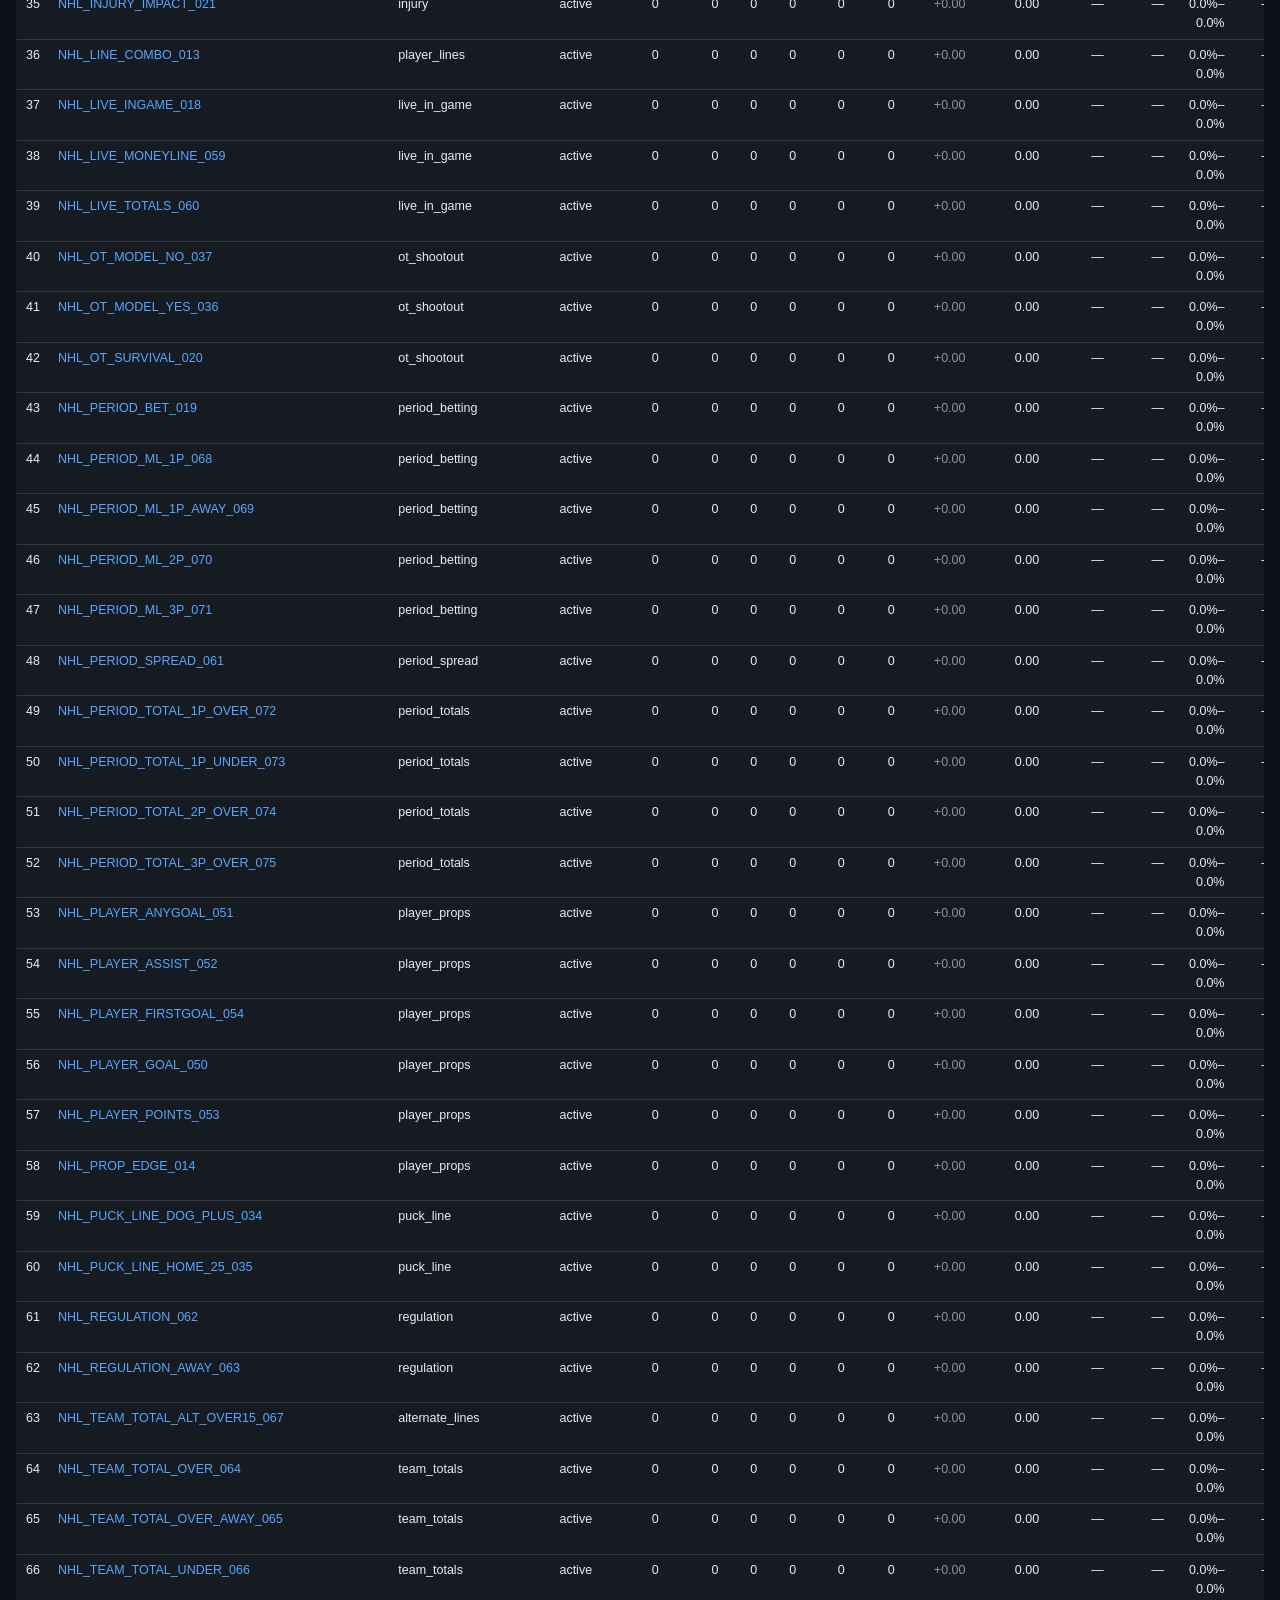
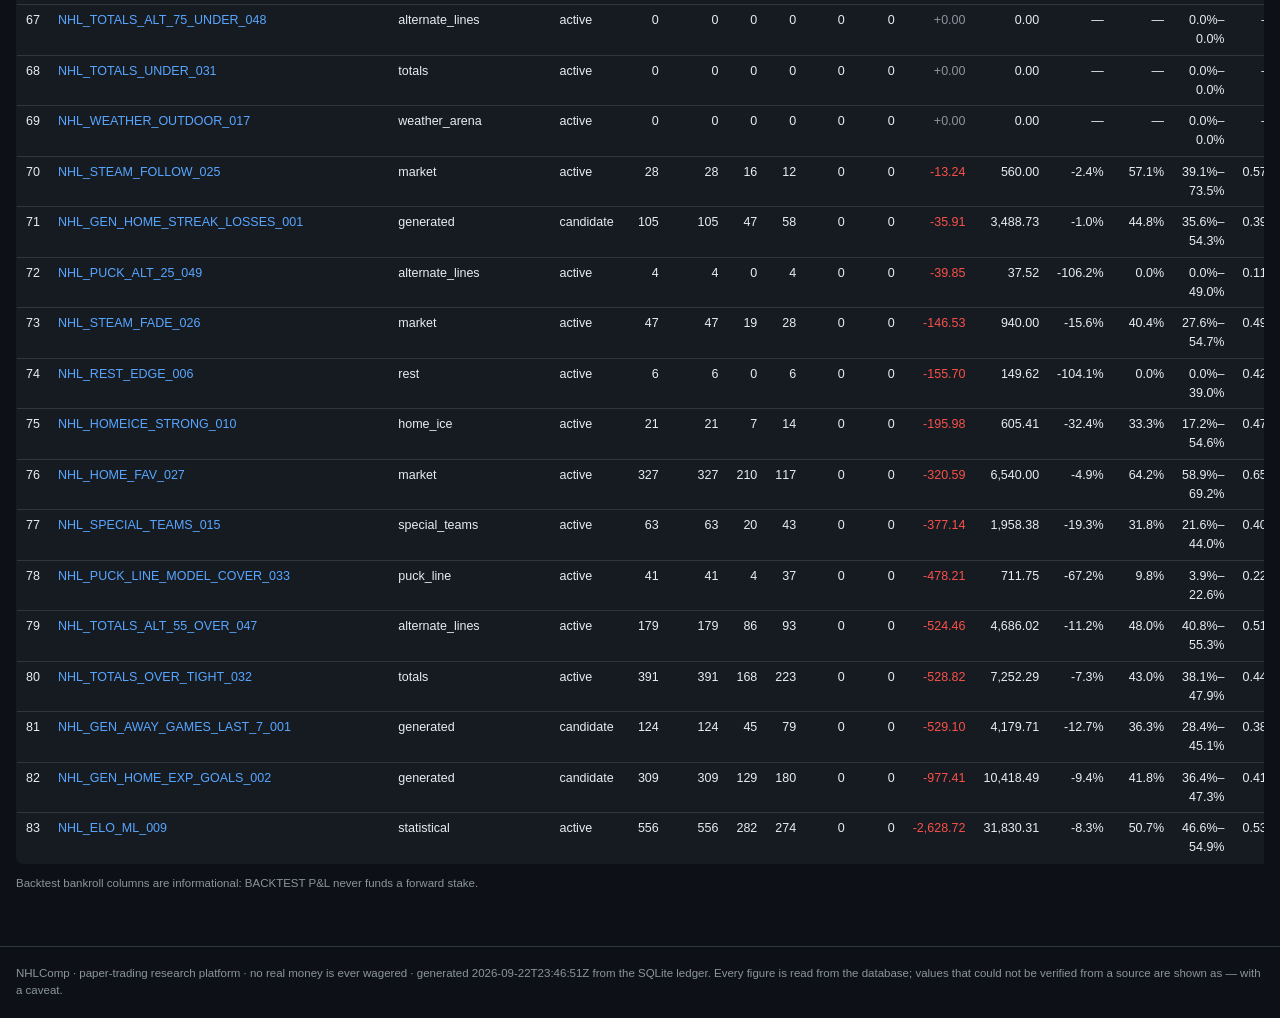
<file: docs/leaderboard.html>
<!doctype html>
<html lang="en"><head><meta charset="utf-8">
<meta name="viewport" content="width=device-width,initial-scale=1">
<title>Leaderboard · NHLComp</title>
<link rel="stylesheet" href="assets/style.css">
<script src="assets/app.js" defer></script></head>
<body><header><h1>NHLComp</h1><nav><a class="" href="index.html">Dashboard</a><a class="on" href="leaderboard.html">Leaderboard</a><a class="" href="strategies.html">Strategies</a><a class="" href="upcoming.html">Upcoming Bets</a><a class="" href="positions.html">Live Paper Trading</a><a class="" href="history.html">Trade History</a><a class="" href="performance.html">Performance</a><a class="" href="research.html">Research Lab</a><a class="" href="sources.html">Data Sources</a><a class="" href="verification.html">Verification</a><a class="" href="methodology.html">Methodology</a></nav></header>
<main><h2>Leaderboard</h2><p class="small">Two boards, never merged. <b>Forward test</b> is the competition: paper bets opened against a live Kalshi quote before puck drop, settled from the official result. <b>Backtest</b> is the same rules replayed against the recovered Kalshi closing candles (flat historical evidence, not live performance). Win rate is always paired with its 95% Wilson interval — a 3-bet sample proves nothing. Click any header to sort; click a username for its wagers. Filters combine with AND: strategy, market, team, player, goalie, season, month, metrics.</p><h2>Forward test (live paper trading)</h2><div class="controls" id="lb_controls"><input placeholder="search username..." oninput="setTextFilter('lb', this.value)"><select onchange="setFilter('lb','category',this.value)"><option value="">all categories</option><option value="alternate_lines">alternate_lines</option><option value="edge_tracking">edge_tracking</option><option value="fatigue">fatigue</option><option value="futures">futures</option><option value="generated">generated</option><option value="generated_market">generated_market</option><option value="generated_schedule">generated_schedule</option><option value="generated_special_teams">generated_special_teams</option><option value="goalie_news">goalie_news</option><option value="goalie_props">goalie_props</option><option value="goaltending">goaltending</option><option value="home_ice">home_ice</option><option value="injury">injury</option><option value="live_in_game">live_in_game</option><option value="market">market</option><option value="matchup">matchup</option><option value="ot_shootout">ot_shootout</option><option value="period_betting">period_betting</option><option value="period_spread">period_spread</option><option value="period_totals">period_totals</option><option value="player_lines">player_lines</option><option value="player_props">player_props</option><option value="puck_line">puck_line</option><option value="regulation">regulation</option><option value="rest">rest</option><option value="shot_quality">shot_quality</option><option value="special_teams">special_teams</option><option value="statistical">statistical</option><option value="team_totals">team_totals</option><option value="totals">totals</option><option value="travel">travel</option><option value="weather_arena">weather_arena</option></select><select onchange="setFilter('lb','market',this.value)"><option value="">all markets</option></select><select onchange="setFilter('lb','status',this.value)"><option value="">all statuses</option><option value="active">active</option><option value="retired">retired</option></select><input placeholder="min ROI (e.g. -0.1)" style="width:130px" oninput="setFilter('lb','min_roi',this.value)"><input placeholder="min P&L" style="width:100px" oninput="setFilter('lb','min_pnl',this.value)"><button onclick="clearFilters('lb')">clear</button></div><div class="wrap"><table id="lb"><thead><tr><th class="num" onclick="sortTable('lb',0,'n')">#</th><th class="" onclick="sortTable('lb',1,'s')">Username</th><th class="" onclick="sortTable('lb',2,'s')">Category</th><th class="" onclick="sortTable('lb',3,'s')">Status</th><th class="num" onclick="sortTable('lb',4,'n')">Bets</th><th class="num" onclick="sortTable('lb',5,'n')">Settled</th><th class="num" onclick="sortTable('lb',6,'n')">W</th><th class="num" onclick="sortTable('lb',7,'n')">L</th><th class="num" onclick="sortTable('lb',8,'n')">Push</th><th class="num" onclick="sortTable('lb',9,'n')">Open</th><th class="num" onclick="sortTable('lb',10,'n')">P&amp;L</th><th class="num" onclick="sortTable('lb',11,'n')">Staked</th><th class="num" onclick="sortTable('lb',12,'n')">ROI</th><th class="num" onclick="sortTable('lb',13,'n')">Win rate</th><th class="num" onclick="sortTable('lb',14,'n')">95% CI</th><th class="num" onclick="sortTable('lb',15,'n')">Avg price</th><th class="num" onclick="sortTable('lb',16,'n')">Avg edge</th><th class="num" onclick="sortTable('lb',17,'n')">Max DD</th><th class="num" onclick="sortTable('lb',18,'n')">Volatility</th><th class="num" onclick="sortTable('lb',19,'n')">Worst streak</th><th class="num" onclick="sortTable('lb',20,'n')">Beat close</th><th class="num" onclick="sortTable('lb',21,'n')">Avg CLV</th><th class="num" onclick="sortTable('lb',22,'n')">n CLV</th><th class="num" onclick="sortTable('lb',23,'n')">Start bank</th><th class="num" onclick="sortTable('lb',24,'n')">Bankroll</th></tr></thead><tbody><tr data-category="puck_line" data-market="" data-strategy="nhl_puck_line_dog_plus" data-status="active" data-pnl="53.26" data-roi="1.1836"><td class="num">1</td><td><a href="strategies.html#NHL_PUCK_LINE_DOG_PLUS">NHL_PUCK_LINE_DOG_PLUS_034</a></td><td>puck_line</td><td>active</td><td class="num">1</td><td class="num">1</td><td class="num">1</td><td class="num">0</td><td class="num">0</td><td class="num">0</td><td class="num"><span class="pos">+53.26</span></td><td class="num">45.00</td><td class="num">118.4%</td><td class="num">100.0%</td><td class="num">20.6%–100.0%</td><td class="num">0.450</td><td class="num">0.2826</td><td class="num">0.00</td><td class="num">—</td><td class="num">0</td><td class="num">—</td><td class="num">—</td><td class="num">0</td><td class="num">1,000</td><td class="num">1,053.26</td></tr><tr data-category="market" data-market="" data-strategy="nhl_home_dog" data-status="active" data-pnl="39.33" data-roi="1.2645"><td class="num">2</td><td><a href="strategies.html#NHL_HOME_DOG">NHL_HOME_DOG_028</a></td><td>market</td><td>active</td><td class="num">5</td><td class="num">2</td><td class="num">2</td><td class="num">0</td><td class="num">0</td><td class="num">3</td><td class="num"><span class="pos">+39.33</span></td><td class="num">31.10</td><td class="num">126.4%</td><td class="num">100.0%</td><td class="num">34.2%–100.0%</td><td class="num">0.440</td><td class="num">0.0000</td><td class="num">0.00</td><td class="num">9.34</td><td class="num">0</td><td class="num">100.0%</td><td class="num">0.2300</td><td class="num">2</td><td class="num">1,000</td><td class="num">983.83</td></tr><tr data-category="generated_market" data-market="" data-strategy="nhl_gen_mkt_close_home_mid" data-status="candidate" data-pnl="38.81" data-roi="1.2637"><td class="num">3</td><td><a href="strategies.html#NHL_GEN_MKT_CLOSE_HOME_MID">NHL_GEN_MKT_CLOSE_HOME_MID_002</a></td><td>generated_market</td><td>candidate</td><td class="num">6</td><td class="num">2</td><td class="num">2</td><td class="num">0</td><td class="num">0</td><td class="num">4</td><td class="num"><span class="pos">+38.81</span></td><td class="num">30.71</td><td class="num">126.4%</td><td class="num">100.0%</td><td class="num">34.2%–100.0%</td><td class="num">0.440</td><td class="num">0.0000</td><td class="num">0.00</td><td class="num">8.97</td><td class="num">0</td><td class="num">100.0%</td><td class="num">0.2300</td><td class="num">2</td><td class="num">1,000</td><td class="num">973.56</td></tr><tr data-category="statistical" data-market="" data-strategy="nhl_elo_ml" data-status="active" data-pnl="36.29" data-roi="0.7135"><td class="num">4</td><td><a href="strategies.html#NHL_ELO_ML">NHL_ELO_ML_009</a></td><td>statistical</td><td>active</td><td class="num">17</td><td class="num">4</td><td class="num">3</td><td class="num">1</td><td class="num">0</td><td class="num">13</td><td class="num"><span class="pos">+36.29</span></td><td class="num">50.86</td><td class="num">71.4%</td><td class="num">75.0%</td><td class="num">30.1%–95.4%</td><td class="num">0.525</td><td class="num">0.0993</td><td class="num">-3.11</td><td class="num">8.76</td><td class="num">1</td><td class="num">50.0%</td><td class="num">-0.0462</td><td class="num">4</td><td class="num">1,000</td><td class="num">801.04</td></tr><tr data-category="generated" data-market="" data-strategy="nhl_gen_home_streak_wins" data-status="candidate" data-pnl="24.61" data-roi="0.9262"><td class="num">5</td><td><a href="strategies.html#NHL_GEN_HOME_STREAK_WINS">NHL_GEN_HOME_STREAK_WINS_001</a></td><td>generated</td><td>candidate</td><td class="num">1</td><td class="num">1</td><td class="num">1</td><td class="num">0</td><td class="num">0</td><td class="num">0</td><td class="num"><span class="pos">+24.61</span></td><td class="num">26.57</td><td class="num">92.6%</td><td class="num">100.0%</td><td class="num">20.6%–100.0%</td><td class="num">0.510</td><td class="num">0.0521</td><td class="num">0.00</td><td class="num">—</td><td class="num">0</td><td class="num">100.0%</td><td class="num">0.0550</td><td class="num">1</td><td class="num">1,000</td><td class="num">1,024.61</td></tr><tr data-category="home_ice" data-market="" data-strategy="nhl_homeice_strong" data-status="active" data-pnl="22.79" data-roi="0.9262"><td class="num">6</td><td><a href="strategies.html#NHL_HOMEICE_STRONG">NHL_HOMEICE_STRONG_010</a></td><td>home_ice</td><td>active</td><td class="num">3</td><td class="num">1</td><td class="num">1</td><td class="num">0</td><td class="num">0</td><td class="num">2</td><td class="num"><span class="pos">+22.79</span></td><td class="num">24.61</td><td class="num">92.6%</td><td class="num">100.0%</td><td class="num">20.6%–100.0%</td><td class="num">0.510</td><td class="num">0.0521</td><td class="num">0.00</td><td class="num">—</td><td class="num">0</td><td class="num">100.0%</td><td class="num">0.0550</td><td class="num">1</td><td class="num">1,000</td><td class="num">966.58</td></tr><tr data-category="fatigue" data-market="" data-strategy="nhl_b2b_fade" data-status="active" data-pnl="0" data-roi="0"><td class="num">7</td><td><a href="strategies.html#NHL_B2B_FADE">NHL_B2B_FADE_001</a></td><td>fatigue</td><td>active</td><td class="num">0</td><td class="num">0</td><td class="num">0</td><td class="num">0</td><td class="num">0</td><td class="num">0</td><td class="num"><span class="mut">+0.00</span></td><td class="num">0.00</td><td class="num">—</td><td class="num">—</td><td class="num">0.0%–0.0%</td><td class="num">—</td><td class="num">—</td><td class="num">0.00</td><td class="num">—</td><td class="num">0</td><td class="num">—</td><td class="num">—</td><td class="num">0</td><td class="num">1,000</td><td class="num">1,000.00</td></tr><tr data-category="fatigue" data-market="" data-strategy="nhl_b2b_home_fade" data-status="active" data-pnl="0" data-roi="0"><td class="num">8</td><td><a href="strategies.html#NHL_B2B_HOME_FADE">NHL_B2B_HOME_FADE_002</a></td><td>fatigue</td><td>active</td><td class="num">0</td><td class="num">0</td><td class="num">0</td><td class="num">0</td><td class="num">0</td><td class="num">0</td><td class="num"><span class="mut">+0.00</span></td><td class="num">0.00</td><td class="num">—</td><td class="num">—</td><td class="num">0.0%–0.0%</td><td class="num">—</td><td class="num">—</td><td class="num">0.00</td><td class="num">—</td><td class="num">0</td><td class="num">—</td><td class="num">—</td><td class="num">0</td><td class="num">1,000</td><td class="num">1,000.00</td></tr><tr data-category="edge_tracking" data-market="" data-strategy="nhl_edge_tracking" data-status="active" data-pnl="0" data-roi="0"><td class="num">9</td><td><a href="strategies.html#NHL_EDGE_TRACKING">NHL_EDGE_TRACKING_016</a></td><td>edge_tracking</td><td>active</td><td class="num">0</td><td class="num">0</td><td class="num">0</td><td class="num">0</td><td class="num">0</td><td class="num">0</td><td class="num"><span class="mut">+0.00</span></td><td class="num">0.00</td><td class="num">—</td><td class="num">—</td><td class="num">0.0%–0.0%</td><td class="num">—</td><td class="num">—</td><td class="num">0.00</td><td class="num">—</td><td class="num">0</td><td class="num">—</td><td class="num">—</td><td class="num">0</td><td class="num">1,000</td><td class="num">1,000.00</td></tr><tr data-category="futures" data-market="" data-strategy="nhl_futures_cup" data-status="active" data-pnl="0" data-roi="0"><td class="num">10</td><td><a href="strategies.html#NHL_FUTURES_CUP">NHL_FUTURES_CUP_057</a></td><td>futures</td><td>active</td><td class="num">0</td><td class="num">0</td><td class="num">0</td><td class="num">0</td><td class="num">0</td><td class="num">0</td><td class="num"><span class="mut">+0.00</span></td><td class="num">0.00</td><td class="num">—</td><td class="num">—</td><td class="num">0.0%–0.0%</td><td class="num">—</td><td class="num">—</td><td class="num">0.00</td><td class="num">—</td><td class="num">0</td><td class="num">—</td><td class="num">—</td><td class="num">0</td><td class="num">1,000</td><td class="num">1,000.00</td></tr><tr data-category="futures" data-market="" data-strategy="nhl_futures_division" data-status="active" data-pnl="0" data-roi="0"><td class="num">11</td><td><a href="strategies.html#NHL_FUTURES_DIVISION">NHL_FUTURES_DIVISION_058</a></td><td>futures</td><td>active</td><td class="num">0</td><td class="num">0</td><td class="num">0</td><td class="num">0</td><td class="num">0</td><td class="num">0</td><td class="num"><span class="mut">+0.00</span></td><td class="num">0.00</td><td class="num">—</td><td class="num">—</td><td class="num">0.0%–0.0%</td><td class="num">—</td><td class="num">—</td><td class="num">0.00</td><td class="num">—</td><td class="num">0</td><td class="num">—</td><td class="num">—</td><td class="num">0</td><td class="num">1,000</td><td class="num">1,000.00</td></tr><tr data-category="fatigue" data-market="" data-strategy="nhl_g3in4" data-status="active" data-pnl="0" data-roi="0"><td class="num">12</td><td><a href="strategies.html#NHL_G3IN4">NHL_G3IN4_003</a></td><td>fatigue</td><td>active</td><td class="num">0</td><td class="num">0</td><td class="num">0</td><td class="num">0</td><td class="num">0</td><td class="num">0</td><td class="num"><span class="mut">+0.00</span></td><td class="num">0.00</td><td class="num">—</td><td class="num">—</td><td class="num">0.0%–0.0%</td><td class="num">—</td><td class="num">—</td><td class="num">0.00</td><td class="num">—</td><td class="num">0</td><td class="num">—</td><td class="num">—</td><td class="num">0</td><td class="num">1,000</td><td class="num">1,000.00</td></tr><tr data-category="generated" data-market="" data-strategy="nhl_gen_away_g3_in_4" data-status="candidate" data-pnl="0" data-roi="0"><td class="num">13</td><td><a href="strategies.html#NHL_GEN_AWAY_G3_IN_4">NHL_GEN_AWAY_G3_IN_4_001</a></td><td>generated</td><td>candidate</td><td class="num">0</td><td class="num">0</td><td class="num">0</td><td class="num">0</td><td class="num">0</td><td class="num">0</td><td class="num"><span class="mut">+0.00</span></td><td class="num">0.00</td><td class="num">—</td><td class="num">—</td><td class="num">0.0%–0.0%</td><td class="num">—</td><td class="num">—</td><td class="num">0.00</td><td class="num">—</td><td class="num">0</td><td class="num">—</td><td class="num">—</td><td class="num">0</td><td class="num">1,000</td><td class="num">1,000.00</td></tr><tr data-category="generated_schedule" data-market="" data-strategy="nhl_gen_away_g3_in_4_and_away_g4_in_" data-status="candidate" data-pnl="0" data-roi="0"><td class="num">14</td><td><a href="strategies.html#NHL_GEN_AWAY_G3_IN_4_AND_AWAY_G4_IN_">NHL_GEN_AWAY_G3_IN_4_AND_AWAY_G4_IN__001</a></td><td>generated_schedule</td><td>candidate</td><td class="num">0</td><td class="num">0</td><td class="num">0</td><td class="num">0</td><td class="num">0</td><td class="num">0</td><td class="num"><span class="mut">+0.00</span></td><td class="num">0.00</td><td class="num">—</td><td class="num">—</td><td class="num">0.0%–0.0%</td><td class="num">—</td><td class="num">—</td><td class="num">0.00</td><td class="num">—</td><td class="num">0</td><td class="num">—</td><td class="num">—</td><td class="num">0</td><td class="num">1,000</td><td class="num">1,000.00</td></tr><tr data-category="generated" data-market="" data-strategy="nhl_gen_away_g4_in_6" data-status="candidate" data-pnl="0" data-roi="0"><td class="num">15</td><td><a href="strategies.html#NHL_GEN_AWAY_G4_IN_6">NHL_GEN_AWAY_G4_IN_6_001</a></td><td>generated</td><td>candidate</td><td class="num">0</td><td class="num">0</td><td class="num">0</td><td class="num">0</td><td class="num">0</td><td class="num">0</td><td class="num"><span class="mut">+0.00</span></td><td class="num">0.00</td><td class="num">—</td><td class="num">—</td><td class="num">0.0%–0.0%</td><td class="num">—</td><td class="num">—</td><td class="num">0.00</td><td class="num">—</td><td class="num">0</td><td class="num">—</td><td class="num">—</td><td class="num">0</td><td class="num">1,000</td><td class="num">1,000.00</td></tr><tr data-category="generated_schedule" data-market="" data-strategy="nhl_gen_away_g4_in_6_and_away_prev_o" data-status="candidate" data-pnl="0" data-roi="0"><td class="num">16</td><td><a href="strategies.html#NHL_GEN_AWAY_G4_IN_6_AND_AWAY_PREV_O">NHL_GEN_AWAY_G4_IN_6_AND_AWAY_PREV_O_001</a></td><td>generated_schedule</td><td>candidate</td><td class="num">0</td><td class="num">0</td><td class="num">0</td><td class="num">0</td><td class="num">0</td><td class="num">0</td><td class="num"><span class="mut">+0.00</span></td><td class="num">0.00</td><td class="num">—</td><td class="num">—</td><td class="num">0.0%–0.0%</td><td class="num">—</td><td class="num">—</td><td class="num">0.00</td><td class="num">—</td><td class="num">0</td><td class="num">—</td><td class="num">—</td><td class="num">0</td><td class="num">1,000</td><td class="num">1,000.00</td></tr><tr data-category="generated" data-market="" data-strategy="nhl_gen_away_streak_losses" data-status="candidate" data-pnl="0" data-roi="0"><td class="num">17</td><td><a href="strategies.html#NHL_GEN_AWAY_STREAK_LOSSES">NHL_GEN_AWAY_STREAK_LOSSES_002</a></td><td>generated</td><td>candidate</td><td class="num">2</td><td class="num">0</td><td class="num">0</td><td class="num">0</td><td class="num">0</td><td class="num">2</td><td class="num"><span class="mut">+0.00</span></td><td class="num">0.00</td><td class="num">—</td><td class="num">—</td><td class="num">0.0%–0.0%</td><td class="num">—</td><td class="num">—</td><td class="num">0.00</td><td class="num">—</td><td class="num">0</td><td class="num">—</td><td class="num">—</td><td class="num">0</td><td class="num">1,000</td><td class="num">954.94</td></tr><tr data-category="generated_schedule" data-market="" data-strategy="nhl_gen_home_g3_in_4_and_away_g4_in_" data-status="candidate" data-pnl="0" data-roi="0"><td class="num">18</td><td><a href="strategies.html#NHL_GEN_HOME_G3_IN_4_AND_AWAY_G4_IN_">NHL_GEN_HOME_G3_IN_4_AND_AWAY_G4_IN__001</a></td><td>generated_schedule</td><td>candidate</td><td class="num">0</td><td class="num">0</td><td class="num">0</td><td class="num">0</td><td class="num">0</td><td class="num">0</td><td class="num"><span class="mut">+0.00</span></td><td class="num">0.00</td><td class="num">—</td><td class="num">—</td><td class="num">0.0%–0.0%</td><td class="num">—</td><td class="num">—</td><td class="num">0.00</td><td class="num">—</td><td class="num">0</td><td class="num">—</td><td class="num">—</td><td class="num">0</td><td class="num">1,000</td><td class="num">1,000.00</td></tr><tr data-category="generated_schedule" data-market="" data-strategy="nhl_gen_home_g3_in_4_and_home_prev_s" data-status="candidate" data-pnl="0" data-roi="0"><td class="num">19</td><td><a href="strategies.html#NHL_GEN_HOME_G3_IN_4_AND_HOME_PREV_S">NHL_GEN_HOME_G3_IN_4_AND_HOME_PREV_S_001</a></td><td>generated_schedule</td><td>candidate</td><td class="num">0</td><td class="num">0</td><td class="num">0</td><td class="num">0</td><td class="num">0</td><td class="num">0</td><td class="num"><span class="mut">+0.00</span></td><td class="num">0.00</td><td class="num">—</td><td class="num">—</td><td class="num">0.0%–0.0%</td><td class="num">—</td><td class="num">—</td><td class="num">0.00</td><td class="num">—</td><td class="num">0</td><td class="num">—</td><td class="num">—</td><td class="num">0</td><td class="num">1,000</td><td class="num">1,000.00</td></tr><tr data-category="generated_schedule" data-market="" data-strategy="nhl_gen_home_g4_in_6_and_away_g5_in_" data-status="candidate" data-pnl="0" data-roi="0"><td class="num">20</td><td><a href="strategies.html#NHL_GEN_HOME_G4_IN_6_AND_AWAY_G5_IN_">NHL_GEN_HOME_G4_IN_6_AND_AWAY_G5_IN__001</a></td><td>generated_schedule</td><td>candidate</td><td class="num">0</td><td class="num">0</td><td class="num">0</td><td class="num">0</td><td class="num">0</td><td class="num">0</td><td class="num"><span class="mut">+0.00</span></td><td class="num">0.00</td><td class="num">—</td><td class="num">—</td><td class="num">0.0%–0.0%</td><td class="num">—</td><td class="num">—</td><td class="num">0.00</td><td class="num">—</td><td class="num">0</td><td class="num">—</td><td class="num">—</td><td class="num">0</td><td class="num">1,000</td><td class="num">1,000.00</td></tr><tr data-category="generated_schedule" data-market="" data-strategy="nhl_gen_home_g4_in_6_and_away_prev_o" data-status="candidate" data-pnl="0" data-roi="0"><td class="num">21</td><td><a href="strategies.html#NHL_GEN_HOME_G4_IN_6_AND_AWAY_PREV_O">NHL_GEN_HOME_G4_IN_6_AND_AWAY_PREV_O_001</a></td><td>generated_schedule</td><td>candidate</td><td class="num">0</td><td class="num">0</td><td class="num">0</td><td class="num">0</td><td class="num">0</td><td class="num">0</td><td class="num"><span class="mut">+0.00</span></td><td class="num">0.00</td><td class="num">—</td><td class="num">—</td><td class="num">0.0%–0.0%</td><td class="num">—</td><td class="num">—</td><td class="num">0.00</td><td class="num">—</td><td class="num">0</td><td class="num">—</td><td class="num">—</td><td class="num">0</td><td class="num">1,000</td><td class="num">1,000.00</td></tr><tr data-category="generated" data-market="" data-strategy="nhl_gen_home_road_trip_len" data-status="candidate" data-pnl="0" data-roi="0"><td class="num">22</td><td><a href="strategies.html#NHL_GEN_HOME_ROAD_TRIP_LEN">NHL_GEN_HOME_ROAD_TRIP_LEN_002</a></td><td>generated</td><td>candidate</td><td class="num">4</td><td class="num">0</td><td class="num">0</td><td class="num">0</td><td class="num">0</td><td class="num">4</td><td class="num"><span class="mut">+0.00</span></td><td class="num">0.00</td><td class="num">—</td><td class="num">—</td><td class="num">0.0%–0.0%</td><td class="num">—</td><td class="num">—</td><td class="num">0.00</td><td class="num">—</td><td class="num">0</td><td class="num">—</td><td class="num">—</td><td class="num">0</td><td class="num">1,000</td><td class="num">916.78</td></tr><tr data-category="goaltending" data-market="" data-strategy="nhl_goalie_edge" data-status="active" data-pnl="0" data-roi="0"><td class="num">23</td><td><a href="strategies.html#NHL_GOALIE_EDGE">NHL_GOALIE_EDGE_011</a></td><td>goaltending</td><td>active</td><td class="num">0</td><td class="num">0</td><td class="num">0</td><td class="num">0</td><td class="num">0</td><td class="num">0</td><td class="num"><span class="mut">+0.00</span></td><td class="num">0.00</td><td class="num">—</td><td class="num">—</td><td class="num">0.0%–0.0%</td><td class="num">—</td><td class="num">—</td><td class="num">0.00</td><td class="num">—</td><td class="num">0</td><td class="num">—</td><td class="num">—</td><td class="num">0</td><td class="num">1,000</td><td class="num">1,000.00</td></tr><tr data-category="goaltending" data-market="" data-strategy="nhl_goalie_fatigue" data-status="active" data-pnl="0" data-roi="0"><td class="num">24</td><td><a href="strategies.html#NHL_GOALIE_FATIGUE">NHL_GOALIE_FATIGUE_022</a></td><td>goaltending</td><td>active</td><td class="num">0</td><td class="num">0</td><td class="num">0</td><td class="num">0</td><td class="num">0</td><td class="num">0</td><td class="num"><span class="mut">+0.00</span></td><td class="num">0.00</td><td class="num">—</td><td class="num">—</td><td class="num">0.0%–0.0%</td><td class="num">—</td><td class="num">—</td><td class="num">0.00</td><td class="num">—</td><td class="num">0</td><td class="num">—</td><td class="num">—</td><td class="num">0</td><td class="num">1,000</td><td class="num">1,000.00</td></tr><tr data-category="goalie_news" data-market="" data-strategy="nhl_goalie_news" data-status="active" data-pnl="0" data-roi="0"><td class="num">25</td><td><a href="strategies.html#NHL_GOALIE_NEWS">NHL_GOALIE_NEWS_012</a></td><td>goalie_news</td><td>active</td><td class="num">0</td><td class="num">0</td><td class="num">0</td><td class="num">0</td><td class="num">0</td><td class="num">0</td><td class="num"><span class="mut">+0.00</span></td><td class="num">0.00</td><td class="num">—</td><td class="num">—</td><td class="num">0.0%–0.0%</td><td class="num">—</td><td class="num">—</td><td class="num">0.00</td><td class="num">—</td><td class="num">0</td><td class="num">—</td><td class="num">—</td><td class="num">0</td><td class="num">1,000</td><td class="num">1,000.00</td></tr><tr data-category="goalie_props" data-market="" data-strategy="nhl_goalie_saves_over" data-status="active" data-pnl="0" data-roi="0"><td class="num">26</td><td><a href="strategies.html#NHL_GOALIE_SAVES_OVER">NHL_GOALIE_SAVES_OVER_055</a></td><td>goalie_props</td><td>active</td><td class="num">0</td><td class="num">0</td><td class="num">0</td><td class="num">0</td><td class="num">0</td><td class="num">0</td><td class="num"><span class="mut">+0.00</span></td><td class="num">0.00</td><td class="num">—</td><td class="num">—</td><td class="num">0.0%–0.0%</td><td class="num">—</td><td class="num">—</td><td class="num">0.00</td><td class="num">—</td><td class="num">0</td><td class="num">—</td><td class="num">—</td><td class="num">0</td><td class="num">1,000</td><td class="num">1,000.00</td></tr><tr data-category="goalie_props" data-market="" data-strategy="nhl_goalie_saves_under" data-status="active" data-pnl="0" data-roi="0"><td class="num">27</td><td><a href="strategies.html#NHL_GOALIE_SAVES_UNDER">NHL_GOALIE_SAVES_UNDER_056</a></td><td>goalie_props</td><td>active</td><td class="num">0</td><td class="num">0</td><td class="num">0</td><td class="num">0</td><td class="num">0</td><td class="num">0</td><td class="num"><span class="mut">+0.00</span></td><td class="num">0.00</td><td class="num">—</td><td class="num">—</td><td class="num">0.0%–0.0%</td><td class="num">—</td><td class="num">—</td><td class="num">0.00</td><td class="num">—</td><td class="num">0</td><td class="num">—</td><td class="num">—</td><td class="num">0</td><td class="num">1,000</td><td class="num">1,000.00</td></tr><tr data-category="player_lines" data-market="" data-strategy="nhl_line_combo" data-status="active" data-pnl="0" data-roi="0"><td class="num">28</td><td><a href="strategies.html#NHL_LINE_COMBO">NHL_LINE_COMBO_013</a></td><td>player_lines</td><td>active</td><td class="num">0</td><td class="num">0</td><td class="num">0</td><td class="num">0</td><td class="num">0</td><td class="num">0</td><td class="num"><span class="mut">+0.00</span></td><td class="num">0.00</td><td class="num">—</td><td class="num">—</td><td class="num">0.0%–0.0%</td><td class="num">—</td><td class="num">—</td><td class="num">0.00</td><td class="num">—</td><td class="num">0</td><td class="num">—</td><td class="num">—</td><td class="num">0</td><td class="num">1,000</td><td class="num">1,000.00</td></tr><tr data-category="live_in_game" data-market="" data-strategy="nhl_live_ingame" data-status="active" data-pnl="0" data-roi="0"><td class="num">29</td><td><a href="strategies.html#NHL_LIVE_INGAME">NHL_LIVE_INGAME_018</a></td><td>live_in_game</td><td>active</td><td class="num">0</td><td class="num">0</td><td class="num">0</td><td class="num">0</td><td class="num">0</td><td class="num">0</td><td class="num"><span class="mut">+0.00</span></td><td class="num">0.00</td><td class="num">—</td><td class="num">—</td><td class="num">0.0%–0.0%</td><td class="num">—</td><td class="num">—</td><td class="num">0.00</td><td class="num">—</td><td class="num">0</td><td class="num">—</td><td class="num">—</td><td class="num">0</td><td class="num">1,000</td><td class="num">1,000.00</td></tr><tr data-category="live_in_game" data-market="" data-strategy="nhl_live_moneyline" data-status="active" data-pnl="0" data-roi="0"><td class="num">30</td><td><a href="strategies.html#NHL_LIVE_MONEYLINE">NHL_LIVE_MONEYLINE_059</a></td><td>live_in_game</td><td>active</td><td class="num">0</td><td class="num">0</td><td class="num">0</td><td class="num">0</td><td class="num">0</td><td class="num">0</td><td class="num"><span class="mut">+0.00</span></td><td class="num">0.00</td><td class="num">—</td><td class="num">—</td><td class="num">0.0%–0.0%</td><td class="num">—</td><td class="num">—</td><td class="num">0.00</td><td class="num">—</td><td class="num">0</td><td class="num">—</td><td class="num">—</td><td class="num">0</td><td class="num">1,000</td><td class="num">1,000.00</td></tr><tr data-category="live_in_game" data-market="" data-strategy="nhl_live_totals" data-status="active" data-pnl="0" data-roi="0"><td class="num">31</td><td><a href="strategies.html#NHL_LIVE_TOTALS">NHL_LIVE_TOTALS_060</a></td><td>live_in_game</td><td>active</td><td class="num">0</td><td class="num">0</td><td class="num">0</td><td class="num">0</td><td class="num">0</td><td class="num">0</td><td class="num"><span class="mut">+0.00</span></td><td class="num">0.00</td><td class="num">—</td><td class="num">—</td><td class="num">0.0%–0.0%</td><td class="num">—</td><td class="num">—</td><td class="num">0.00</td><td class="num">—</td><td class="num">0</td><td class="num">—</td><td class="num">—</td><td class="num">0</td><td class="num">1,000</td><td class="num">1,000.00</td></tr><tr data-category="fatigue" data-market="" data-strategy="nhl_ot_hangover" data-status="active" data-pnl="0" data-roi="0"><td class="num">32</td><td><a href="strategies.html#NHL_OT_HANGOVER">NHL_OT_HANGOVER_007</a></td><td>fatigue</td><td>active</td><td class="num">0</td><td class="num">0</td><td class="num">0</td><td class="num">0</td><td class="num">0</td><td class="num">0</td><td class="num"><span class="mut">+0.00</span></td><td class="num">0.00</td><td class="num">—</td><td class="num">—</td><td class="num">0.0%–0.0%</td><td class="num">—</td><td class="num">—</td><td class="num">0.00</td><td class="num">—</td><td class="num">0</td><td class="num">—</td><td class="num">—</td><td class="num">0</td><td class="num">1,000</td><td class="num">1,000.00</td></tr><tr data-category="ot_shootout" data-market="" data-strategy="nhl_ot_model_no" data-status="active" data-pnl="0" data-roi="0"><td class="num">33</td><td><a href="strategies.html#NHL_OT_MODEL_NO">NHL_OT_MODEL_NO_037</a></td><td>ot_shootout</td><td>active</td><td class="num">0</td><td class="num">0</td><td class="num">0</td><td class="num">0</td><td class="num">0</td><td class="num">0</td><td class="num"><span class="mut">+0.00</span></td><td class="num">0.00</td><td class="num">—</td><td class="num">—</td><td class="num">0.0%–0.0%</td><td class="num">—</td><td class="num">—</td><td class="num">0.00</td><td class="num">—</td><td class="num">0</td><td class="num">—</td><td class="num">—</td><td class="num">0</td><td class="num">1,000</td><td class="num">1,000.00</td></tr><tr data-category="ot_shootout" data-market="" data-strategy="nhl_ot_model_yes" data-status="active" data-pnl="0" data-roi="0"><td class="num">34</td><td><a href="strategies.html#NHL_OT_MODEL_YES">NHL_OT_MODEL_YES_036</a></td><td>ot_shootout</td><td>active</td><td class="num">0</td><td class="num">0</td><td class="num">0</td><td class="num">0</td><td class="num">0</td><td class="num">0</td><td class="num"><span class="mut">+0.00</span></td><td class="num">0.00</td><td class="num">—</td><td class="num">—</td><td class="num">0.0%–0.0%</td><td class="num">—</td><td class="num">—</td><td class="num">0.00</td><td class="num">—</td><td class="num">0</td><td class="num">—</td><td class="num">—</td><td class="num">0</td><td class="num">1,000</td><td class="num">1,000.00</td></tr><tr data-category="ot_shootout" data-market="" data-strategy="nhl_ot_survival" data-status="active" data-pnl="0" data-roi="0"><td class="num">35</td><td><a href="strategies.html#NHL_OT_SURVIVAL">NHL_OT_SURVIVAL_020</a></td><td>ot_shootout</td><td>active</td><td class="num">0</td><td class="num">0</td><td class="num">0</td><td class="num">0</td><td class="num">0</td><td class="num">0</td><td class="num"><span class="mut">+0.00</span></td><td class="num">0.00</td><td class="num">—</td><td class="num">—</td><td class="num">0.0%–0.0%</td><td class="num">—</td><td class="num">—</td><td class="num">0.00</td><td class="num">—</td><td class="num">0</td><td class="num">—</td><td class="num">—</td><td class="num">0</td><td class="num">1,000</td><td class="num">1,000.00</td></tr><tr data-category="matchup" data-market="" data-strategy="nhl_pace_mismatch" data-status="active" data-pnl="0" data-roi="0"><td class="num">36</td><td><a href="strategies.html#NHL_PACE_MISMATCH">NHL_PACE_MISMATCH_005</a></td><td>matchup</td><td>active</td><td class="num">0</td><td class="num">0</td><td class="num">0</td><td class="num">0</td><td class="num">0</td><td class="num">0</td><td class="num"><span class="mut">+0.00</span></td><td class="num">0.00</td><td class="num">—</td><td class="num">—</td><td class="num">0.0%–0.0%</td><td class="num">—</td><td class="num">—</td><td class="num">0.00</td><td class="num">—</td><td class="num">0</td><td class="num">—</td><td class="num">—</td><td class="num">0</td><td class="num">1,000</td><td class="num">1,000.00</td></tr><tr data-category="period_betting" data-market="" data-strategy="nhl_period_bet" data-status="active" data-pnl="0" data-roi="0"><td class="num">37</td><td><a href="strategies.html#NHL_PERIOD_BET">NHL_PERIOD_BET_019</a></td><td>period_betting</td><td>active</td><td class="num">0</td><td class="num">0</td><td class="num">0</td><td class="num">0</td><td class="num">0</td><td class="num">0</td><td class="num"><span class="mut">+0.00</span></td><td class="num">0.00</td><td class="num">—</td><td class="num">—</td><td class="num">0.0%–0.0%</td><td class="num">—</td><td class="num">—</td><td class="num">0.00</td><td class="num">—</td><td class="num">0</td><td class="num">—</td><td class="num">—</td><td class="num">0</td><td class="num">1,000</td><td class="num">1,000.00</td></tr><tr data-category="period_betting" data-market="" data-strategy="nhl_period_ml_1p" data-status="active" data-pnl="0" data-roi="0"><td class="num">38</td><td><a href="strategies.html#NHL_PERIOD_ML_1P">NHL_PERIOD_ML_1P_068</a></td><td>period_betting</td><td>active</td><td class="num">0</td><td class="num">0</td><td class="num">0</td><td class="num">0</td><td class="num">0</td><td class="num">0</td><td class="num"><span class="mut">+0.00</span></td><td class="num">0.00</td><td class="num">—</td><td class="num">—</td><td class="num">0.0%–0.0%</td><td class="num">—</td><td class="num">—</td><td class="num">0.00</td><td class="num">—</td><td class="num">0</td><td class="num">—</td><td class="num">—</td><td class="num">0</td><td class="num">1,000</td><td class="num">1,000.00</td></tr><tr data-category="period_betting" data-market="" data-strategy="nhl_period_ml_1p_away" data-status="active" data-pnl="0" data-roi="0"><td class="num">39</td><td><a href="strategies.html#NHL_PERIOD_ML_1P_AWAY">NHL_PERIOD_ML_1P_AWAY_069</a></td><td>period_betting</td><td>active</td><td class="num">0</td><td class="num">0</td><td class="num">0</td><td class="num">0</td><td class="num">0</td><td class="num">0</td><td class="num"><span class="mut">+0.00</span></td><td class="num">0.00</td><td class="num">—</td><td class="num">—</td><td class="num">0.0%–0.0%</td><td class="num">—</td><td class="num">—</td><td class="num">0.00</td><td class="num">—</td><td class="num">0</td><td class="num">—</td><td class="num">—</td><td class="num">0</td><td class="num">1,000</td><td class="num">1,000.00</td></tr><tr data-category="period_betting" data-market="" data-strategy="nhl_period_ml_2p" data-status="active" data-pnl="0" data-roi="0"><td class="num">40</td><td><a href="strategies.html#NHL_PERIOD_ML_2P">NHL_PERIOD_ML_2P_070</a></td><td>period_betting</td><td>active</td><td class="num">0</td><td class="num">0</td><td class="num">0</td><td class="num">0</td><td class="num">0</td><td class="num">0</td><td class="num"><span class="mut">+0.00</span></td><td class="num">0.00</td><td class="num">—</td><td class="num">—</td><td class="num">0.0%–0.0%</td><td class="num">—</td><td class="num">—</td><td class="num">0.00</td><td class="num">—</td><td class="num">0</td><td class="num">—</td><td class="num">—</td><td class="num">0</td><td class="num">1,000</td><td class="num">1,000.00</td></tr><tr data-category="period_betting" data-market="" data-strategy="nhl_period_ml_3p" data-status="active" data-pnl="0" data-roi="0"><td class="num">41</td><td><a href="strategies.html#NHL_PERIOD_ML_3P">NHL_PERIOD_ML_3P_071</a></td><td>period_betting</td><td>active</td><td class="num">0</td><td class="num">0</td><td class="num">0</td><td class="num">0</td><td class="num">0</td><td class="num">0</td><td class="num"><span class="mut">+0.00</span></td><td class="num">0.00</td><td class="num">—</td><td class="num">—</td><td class="num">0.0%–0.0%</td><td class="num">—</td><td class="num">—</td><td class="num">0.00</td><td class="num">—</td><td class="num">0</td><td class="num">—</td><td class="num">—</td><td class="num">0</td><td class="num">1,000</td><td class="num">1,000.00</td></tr><tr data-category="period_spread" data-market="" data-strategy="nhl_period_spread" data-status="active" data-pnl="0" data-roi="0"><td class="num">42</td><td><a href="strategies.html#NHL_PERIOD_SPREAD">NHL_PERIOD_SPREAD_061</a></td><td>period_spread</td><td>active</td><td class="num">0</td><td class="num">0</td><td class="num">0</td><td class="num">0</td><td class="num">0</td><td class="num">0</td><td class="num"><span class="mut">+0.00</span></td><td class="num">0.00</td><td class="num">—</td><td class="num">—</td><td class="num">0.0%–0.0%</td><td class="num">—</td><td class="num">—</td><td class="num">0.00</td><td class="num">—</td><td class="num">0</td><td class="num">—</td><td class="num">—</td><td class="num">0</td><td class="num">1,000</td><td class="num">1,000.00</td></tr><tr data-category="period_totals" data-market="" data-strategy="nhl_period_total_1p_over" data-status="active" data-pnl="0" data-roi="0"><td class="num">43</td><td><a href="strategies.html#NHL_PERIOD_TOTAL_1P_OVER">NHL_PERIOD_TOTAL_1P_OVER_072</a></td><td>period_totals</td><td>active</td><td class="num">0</td><td class="num">0</td><td class="num">0</td><td class="num">0</td><td class="num">0</td><td class="num">0</td><td class="num"><span class="mut">+0.00</span></td><td class="num">0.00</td><td class="num">—</td><td class="num">—</td><td class="num">0.0%–0.0%</td><td class="num">—</td><td class="num">—</td><td class="num">0.00</td><td class="num">—</td><td class="num">0</td><td class="num">—</td><td class="num">—</td><td class="num">0</td><td class="num">1,000</td><td class="num">1,000.00</td></tr><tr data-category="period_totals" data-market="" data-strategy="nhl_period_total_1p_under" data-status="active" data-pnl="0" data-roi="0"><td class="num">44</td><td><a href="strategies.html#NHL_PERIOD_TOTAL_1P_UNDER">NHL_PERIOD_TOTAL_1P_UNDER_073</a></td><td>period_totals</td><td>active</td><td class="num">0</td><td class="num">0</td><td class="num">0</td><td class="num">0</td><td class="num">0</td><td class="num">0</td><td class="num"><span class="mut">+0.00</span></td><td class="num">0.00</td><td class="num">—</td><td class="num">—</td><td class="num">0.0%–0.0%</td><td class="num">—</td><td class="num">—</td><td class="num">0.00</td><td class="num">—</td><td class="num">0</td><td class="num">—</td><td class="num">—</td><td class="num">0</td><td class="num">1,000</td><td class="num">1,000.00</td></tr><tr data-category="period_totals" data-market="" data-strategy="nhl_period_total_2p_over" data-status="active" data-pnl="0" data-roi="0"><td class="num">45</td><td><a href="strategies.html#NHL_PERIOD_TOTAL_2P_OVER">NHL_PERIOD_TOTAL_2P_OVER_074</a></td><td>period_totals</td><td>active</td><td class="num">0</td><td class="num">0</td><td class="num">0</td><td class="num">0</td><td class="num">0</td><td class="num">0</td><td class="num"><span class="mut">+0.00</span></td><td class="num">0.00</td><td class="num">—</td><td class="num">—</td><td class="num">0.0%–0.0%</td><td class="num">—</td><td class="num">—</td><td class="num">0.00</td><td class="num">—</td><td class="num">0</td><td class="num">—</td><td class="num">—</td><td class="num">0</td><td class="num">1,000</td><td class="num">1,000.00</td></tr><tr data-category="period_totals" data-market="" data-strategy="nhl_period_total_3p_over" data-status="active" data-pnl="0" data-roi="0"><td class="num">46</td><td><a href="strategies.html#NHL_PERIOD_TOTAL_3P_OVER">NHL_PERIOD_TOTAL_3P_OVER_075</a></td><td>period_totals</td><td>active</td><td class="num">0</td><td class="num">0</td><td class="num">0</td><td class="num">0</td><td class="num">0</td><td class="num">0</td><td class="num"><span class="mut">+0.00</span></td><td class="num">0.00</td><td class="num">—</td><td class="num">—</td><td class="num">0.0%–0.0%</td><td class="num">—</td><td class="num">—</td><td class="num">0.00</td><td class="num">—</td><td class="num">0</td><td class="num">—</td><td class="num">—</td><td class="num">0</td><td class="num">1,000</td><td class="num">1,000.00</td></tr><tr data-category="player_props" data-market="" data-strategy="nhl_player_anygoal" data-status="active" data-pnl="0" data-roi="0"><td class="num">47</td><td><a href="strategies.html#NHL_PLAYER_ANYGOAL">NHL_PLAYER_ANYGOAL_051</a></td><td>player_props</td><td>active</td><td class="num">0</td><td class="num">0</td><td class="num">0</td><td class="num">0</td><td class="num">0</td><td class="num">0</td><td class="num"><span class="mut">+0.00</span></td><td class="num">0.00</td><td class="num">—</td><td class="num">—</td><td class="num">0.0%–0.0%</td><td class="num">—</td><td class="num">—</td><td class="num">0.00</td><td class="num">—</td><td class="num">0</td><td class="num">—</td><td class="num">—</td><td class="num">0</td><td class="num">1,000</td><td class="num">1,000.00</td></tr><tr data-category="player_props" data-market="" data-strategy="nhl_player_assist" data-status="active" data-pnl="0" data-roi="0"><td class="num">48</td><td><a href="strategies.html#NHL_PLAYER_ASSIST">NHL_PLAYER_ASSIST_052</a></td><td>player_props</td><td>active</td><td class="num">0</td><td class="num">0</td><td class="num">0</td><td class="num">0</td><td class="num">0</td><td class="num">0</td><td class="num"><span class="mut">+0.00</span></td><td class="num">0.00</td><td class="num">—</td><td class="num">—</td><td class="num">0.0%–0.0%</td><td class="num">—</td><td class="num">—</td><td class="num">0.00</td><td class="num">—</td><td class="num">0</td><td class="num">—</td><td class="num">—</td><td class="num">0</td><td class="num">1,000</td><td class="num">1,000.00</td></tr><tr data-category="player_props" data-market="" data-strategy="nhl_player_firstgoal" data-status="active" data-pnl="0" data-roi="0"><td class="num">49</td><td><a href="strategies.html#NHL_PLAYER_FIRSTGOAL">NHL_PLAYER_FIRSTGOAL_054</a></td><td>player_props</td><td>active</td><td class="num">0</td><td class="num">0</td><td class="num">0</td><td class="num">0</td><td class="num">0</td><td class="num">0</td><td class="num"><span class="mut">+0.00</span></td><td class="num">0.00</td><td class="num">—</td><td class="num">—</td><td class="num">0.0%–0.0%</td><td class="num">—</td><td class="num">—</td><td class="num">0.00</td><td class="num">—</td><td class="num">0</td><td class="num">—</td><td class="num">—</td><td class="num">0</td><td class="num">1,000</td><td class="num">1,000.00</td></tr><tr data-category="player_props" data-market="" data-strategy="nhl_player_goal" data-status="active" data-pnl="0" data-roi="0"><td class="num">50</td><td><a href="strategies.html#NHL_PLAYER_GOAL">NHL_PLAYER_GOAL_050</a></td><td>player_props</td><td>active</td><td class="num">0</td><td class="num">0</td><td class="num">0</td><td class="num">0</td><td class="num">0</td><td class="num">0</td><td class="num"><span class="mut">+0.00</span></td><td class="num">0.00</td><td class="num">—</td><td class="num">—</td><td class="num">0.0%–0.0%</td><td class="num">—</td><td class="num">—</td><td class="num">0.00</td><td class="num">—</td><td class="num">0</td><td class="num">—</td><td class="num">—</td><td class="num">0</td><td class="num">1,000</td><td class="num">1,000.00</td></tr><tr data-category="player_props" data-market="" data-strategy="nhl_player_points" data-status="active" data-pnl="0" data-roi="0"><td class="num">51</td><td><a href="strategies.html#NHL_PLAYER_POINTS">NHL_PLAYER_POINTS_053</a></td><td>player_props</td><td>active</td><td class="num">0</td><td class="num">0</td><td class="num">0</td><td class="num">0</td><td class="num">0</td><td class="num">0</td><td class="num"><span class="mut">+0.00</span></td><td class="num">0.00</td><td class="num">—</td><td class="num">—</td><td class="num">0.0%–0.0%</td><td class="num">—</td><td class="num">—</td><td class="num">0.00</td><td class="num">—</td><td class="num">0</td><td class="num">—</td><td class="num">—</td><td class="num">0</td><td class="num">1,000</td><td class="num">1,000.00</td></tr><tr data-category="player_props" data-market="" data-strategy="nhl_prop_edge" data-status="active" data-pnl="0" data-roi="0"><td class="num">52</td><td><a href="strategies.html#NHL_PROP_EDGE">NHL_PROP_EDGE_014</a></td><td>player_props</td><td>active</td><td class="num">0</td><td class="num">0</td><td class="num">0</td><td class="num">0</td><td class="num">0</td><td class="num">0</td><td class="num"><span class="mut">+0.00</span></td><td class="num">0.00</td><td class="num">—</td><td class="num">—</td><td class="num">0.0%–0.0%</td><td class="num">—</td><td class="num">—</td><td class="num">0.00</td><td class="num">—</td><td class="num">0</td><td class="num">—</td><td class="num">—</td><td class="num">0</td><td class="num">1,000</td><td class="num">1,000.00</td></tr><tr data-category="alternate_lines" data-market="" data-strategy="nhl_puck_alt_25" data-status="active" data-pnl="0" data-roi="0"><td class="num">53</td><td><a href="strategies.html#NHL_PUCK_ALT_25">NHL_PUCK_ALT_25_049</a></td><td>alternate_lines</td><td>active</td><td class="num">0</td><td class="num">0</td><td class="num">0</td><td class="num">0</td><td class="num">0</td><td class="num">0</td><td class="num"><span class="mut">+0.00</span></td><td class="num">0.00</td><td class="num">—</td><td class="num">—</td><td class="num">0.0%–0.0%</td><td class="num">—</td><td class="num">—</td><td class="num">0.00</td><td class="num">—</td><td class="num">0</td><td class="num">—</td><td class="num">—</td><td class="num">0</td><td class="num">1,000</td><td class="num">1,000.00</td></tr><tr data-category="puck_line" data-market="" data-strategy="nhl_puck_line_home_25" data-status="active" data-pnl="0" data-roi="0"><td class="num">54</td><td><a href="strategies.html#NHL_PUCK_LINE_HOME_25">NHL_PUCK_LINE_HOME_25_035</a></td><td>puck_line</td><td>active</td><td class="num">0</td><td class="num">0</td><td class="num">0</td><td class="num">0</td><td class="num">0</td><td class="num">0</td><td class="num"><span class="mut">+0.00</span></td><td class="num">0.00</td><td class="num">—</td><td class="num">—</td><td class="num">0.0%–0.0%</td><td class="num">—</td><td class="num">—</td><td class="num">0.00</td><td class="num">—</td><td class="num">0</td><td class="num">—</td><td class="num">—</td><td class="num">0</td><td class="num">1,000</td><td class="num">1,000.00</td></tr><tr data-category="regulation" data-market="" data-strategy="nhl_regulation" data-status="active" data-pnl="0" data-roi="0"><td class="num">55</td><td><a href="strategies.html#NHL_REGULATION">NHL_REGULATION_062</a></td><td>regulation</td><td>active</td><td class="num">0</td><td class="num">0</td><td class="num">0</td><td class="num">0</td><td class="num">0</td><td class="num">0</td><td class="num"><span class="mut">+0.00</span></td><td class="num">0.00</td><td class="num">—</td><td class="num">—</td><td class="num">0.0%–0.0%</td><td class="num">—</td><td class="num">—</td><td class="num">0.00</td><td class="num">—</td><td class="num">0</td><td class="num">—</td><td class="num">—</td><td class="num">0</td><td class="num">1,000</td><td class="num">1,000.00</td></tr><tr data-category="regulation" data-market="" data-strategy="nhl_regulation_away" data-status="active" data-pnl="0" data-roi="0"><td class="num">56</td><td><a href="strategies.html#NHL_REGULATION_AWAY">NHL_REGULATION_AWAY_063</a></td><td>regulation</td><td>active</td><td class="num">0</td><td class="num">0</td><td class="num">0</td><td class="num">0</td><td class="num">0</td><td class="num">0</td><td class="num"><span class="mut">+0.00</span></td><td class="num">0.00</td><td class="num">—</td><td class="num">—</td><td class="num">0.0%–0.0%</td><td class="num">—</td><td class="num">—</td><td class="num">0.00</td><td class="num">—</td><td class="num">0</td><td class="num">—</td><td class="num">—</td><td class="num">0</td><td class="num">1,000</td><td class="num">1,000.00</td></tr><tr data-category="rest" data-market="" data-strategy="nhl_rest_edge" data-status="active" data-pnl="0" data-roi="0"><td class="num">57</td><td><a href="strategies.html#NHL_REST_EDGE">NHL_REST_EDGE_006</a></td><td>rest</td><td>active</td><td class="num">1</td><td class="num">0</td><td class="num">0</td><td class="num">0</td><td class="num">0</td><td class="num">1</td><td class="num"><span class="mut">+0.00</span></td><td class="num">0.00</td><td class="num">—</td><td class="num">—</td><td class="num">0.0%–0.0%</td><td class="num">—</td><td class="num">—</td><td class="num">0.00</td><td class="num">—</td><td class="num">0</td><td class="num">—</td><td class="num">—</td><td class="num">0</td><td class="num">1,000</td><td class="num">963.28</td></tr><tr data-category="shot_quality" data-market="" data-strategy="nhl_shot_share" data-status="active" data-pnl="0" data-roi="0"><td class="num">58</td><td><a href="strategies.html#NHL_SHOT_SHARE">NHL_SHOT_SHARE_023</a></td><td>shot_quality</td><td>active</td><td class="num">2</td><td class="num">0</td><td class="num">0</td><td class="num">0</td><td class="num">0</td><td class="num">2</td><td class="num"><span class="mut">+0.00</span></td><td class="num">0.00</td><td class="num">—</td><td class="num">—</td><td class="num">0.0%–0.0%</td><td class="num">—</td><td class="num">—</td><td class="num">0.00</td><td class="num">—</td><td class="num">0</td><td class="num">—</td><td class="num">—</td><td class="num">0</td><td class="num">1,000</td><td class="num">942.60</td></tr><tr data-category="special_teams" data-market="" data-strategy="nhl_special_teams" data-status="active" data-pnl="0" data-roi="0"><td class="num">59</td><td><a href="strategies.html#NHL_SPECIAL_TEAMS">NHL_SPECIAL_TEAMS_015</a></td><td>special_teams</td><td>active</td><td class="num">1</td><td class="num">0</td><td class="num">0</td><td class="num">0</td><td class="num">0</td><td class="num">1</td><td class="num"><span class="mut">+0.00</span></td><td class="num">0.00</td><td class="num">—</td><td class="num">—</td><td class="num">0.0%–0.0%</td><td class="num">—</td><td class="num">—</td><td class="num">0.00</td><td class="num">—</td><td class="num">0</td><td class="num">—</td><td class="num">—</td><td class="num">0</td><td class="num">1,000</td><td class="num">963.28</td></tr><tr data-category="market" data-market="" data-strategy="nhl_steam_fade" data-status="active" data-pnl="0" data-roi="0"><td class="num">60</td><td><a href="strategies.html#NHL_STEAM_FADE">NHL_STEAM_FADE_026</a></td><td>market</td><td>active</td><td class="num">0</td><td class="num">0</td><td class="num">0</td><td class="num">0</td><td class="num">0</td><td class="num">0</td><td class="num"><span class="mut">+0.00</span></td><td class="num">0.00</td><td class="num">—</td><td class="num">—</td><td class="num">0.0%–0.0%</td><td class="num">—</td><td class="num">—</td><td class="num">0.00</td><td class="num">—</td><td class="num">0</td><td class="num">—</td><td class="num">—</td><td class="num">0</td><td class="num">1,000</td><td class="num">1,000.00</td></tr><tr data-category="market" data-market="" data-strategy="nhl_steam_follow" data-status="active" data-pnl="0" data-roi="0"><td class="num">61</td><td><a href="strategies.html#NHL_STEAM_FOLLOW">NHL_STEAM_FOLLOW_025</a></td><td>market</td><td>active</td><td class="num">0</td><td class="num">0</td><td class="num">0</td><td class="num">0</td><td class="num">0</td><td class="num">0</td><td class="num"><span class="mut">+0.00</span></td><td class="num">0.00</td><td class="num">—</td><td class="num">—</td><td class="num">0.0%–0.0%</td><td class="num">—</td><td class="num">—</td><td class="num">0.00</td><td class="num">—</td><td class="num">0</td><td class="num">—</td><td class="num">—</td><td class="num">0</td><td class="num">1,000</td><td class="num">1,000.00</td></tr><tr data-category="alternate_lines" data-market="" data-strategy="nhl_team_total_alt_over15" data-status="active" data-pnl="0" data-roi="0"><td class="num">62</td><td><a href="strategies.html#NHL_TEAM_TOTAL_ALT_OVER15">NHL_TEAM_TOTAL_ALT_OVER15_067</a></td><td>alternate_lines</td><td>active</td><td class="num">0</td><td class="num">0</td><td class="num">0</td><td class="num">0</td><td class="num">0</td><td class="num">0</td><td class="num"><span class="mut">+0.00</span></td><td class="num">0.00</td><td class="num">—</td><td class="num">—</td><td class="num">0.0%–0.0%</td><td class="num">—</td><td class="num">—</td><td class="num">0.00</td><td class="num">—</td><td class="num">0</td><td class="num">—</td><td class="num">—</td><td class="num">0</td><td class="num">1,000</td><td class="num">1,000.00</td></tr><tr data-category="team_totals" data-market="" data-strategy="nhl_team_total_over" data-status="active" data-pnl="0" data-roi="0"><td class="num">63</td><td><a href="strategies.html#NHL_TEAM_TOTAL_OVER">NHL_TEAM_TOTAL_OVER_064</a></td><td>team_totals</td><td>active</td><td class="num">0</td><td class="num">0</td><td class="num">0</td><td class="num">0</td><td class="num">0</td><td class="num">0</td><td class="num"><span class="mut">+0.00</span></td><td class="num">0.00</td><td class="num">—</td><td class="num">—</td><td class="num">0.0%–0.0%</td><td class="num">—</td><td class="num">—</td><td class="num">0.00</td><td class="num">—</td><td class="num">0</td><td class="num">—</td><td class="num">—</td><td class="num">0</td><td class="num">1,000</td><td class="num">1,000.00</td></tr><tr data-category="team_totals" data-market="" data-strategy="nhl_team_total_over_away" data-status="active" data-pnl="0" data-roi="0"><td class="num">64</td><td><a href="strategies.html#NHL_TEAM_TOTAL_OVER_AWAY">NHL_TEAM_TOTAL_OVER_AWAY_065</a></td><td>team_totals</td><td>active</td><td class="num">0</td><td class="num">0</td><td class="num">0</td><td class="num">0</td><td class="num">0</td><td class="num">0</td><td class="num"><span class="mut">+0.00</span></td><td class="num">0.00</td><td class="num">—</td><td class="num">—</td><td class="num">0.0%–0.0%</td><td class="num">—</td><td class="num">—</td><td class="num">0.00</td><td class="num">—</td><td class="num">0</td><td class="num">—</td><td class="num">—</td><td class="num">0</td><td class="num">1,000</td><td class="num">1,000.00</td></tr><tr data-category="team_totals" data-market="" data-strategy="nhl_team_total_under" data-status="active" data-pnl="0" data-roi="0"><td class="num">65</td><td><a href="strategies.html#NHL_TEAM_TOTAL_UNDER">NHL_TEAM_TOTAL_UNDER_066</a></td><td>team_totals</td><td>active</td><td class="num">0</td><td class="num">0</td><td class="num">0</td><td class="num">0</td><td class="num">0</td><td class="num">0</td><td class="num"><span class="mut">+0.00</span></td><td class="num">0.00</td><td class="num">—</td><td class="num">—</td><td class="num">0.0%–0.0%</td><td class="num">—</td><td class="num">—</td><td class="num">0.00</td><td class="num">—</td><td class="num">0</td><td class="num">—</td><td class="num">—</td><td class="num">0</td><td class="num">1,000</td><td class="num">1,000.00</td></tr><tr data-category="alternate_lines" data-market="" data-strategy="nhl_totals_alt_55_over" data-status="active" data-pnl="0" data-roi="0"><td class="num">66</td><td><a href="strategies.html#NHL_TOTALS_ALT_55_OVER">NHL_TOTALS_ALT_55_OVER_047</a></td><td>alternate_lines</td><td>active</td><td class="num">0</td><td class="num">0</td><td class="num">0</td><td class="num">0</td><td class="num">0</td><td class="num">0</td><td class="num"><span class="mut">+0.00</span></td><td class="num">0.00</td><td class="num">—</td><td class="num">—</td><td class="num">0.0%–0.0%</td><td class="num">—</td><td class="num">—</td><td class="num">0.00</td><td class="num">—</td><td class="num">0</td><td class="num">—</td><td class="num">—</td><td class="num">0</td><td class="num">1,000</td><td class="num">1,000.00</td></tr><tr data-category="alternate_lines" data-market="" data-strategy="nhl_totals_alt_75_under" data-status="active" data-pnl="0" data-roi="0"><td class="num">67</td><td><a href="strategies.html#NHL_TOTALS_ALT_75_UNDER">NHL_TOTALS_ALT_75_UNDER_048</a></td><td>alternate_lines</td><td>active</td><td class="num">0</td><td class="num">0</td><td class="num">0</td><td class="num">0</td><td class="num">0</td><td class="num">0</td><td class="num"><span class="mut">+0.00</span></td><td class="num">0.00</td><td class="num">—</td><td class="num">—</td><td class="num">0.0%–0.0%</td><td class="num">—</td><td class="num">—</td><td class="num">0.00</td><td class="num">—</td><td class="num">0</td><td class="num">—</td><td class="num">—</td><td class="num">0</td><td class="num">1,000</td><td class="num">1,000.00</td></tr><tr data-category="totals" data-market="" data-strategy="nhl_totals_over" data-status="active" data-pnl="0" data-roi="0"><td class="num">68</td><td><a href="strategies.html#NHL_TOTALS_OVER">NHL_TOTALS_OVER_030</a></td><td>totals</td><td>active</td><td class="num">0</td><td class="num">0</td><td class="num">0</td><td class="num">0</td><td class="num">0</td><td class="num">0</td><td class="num"><span class="mut">+0.00</span></td><td class="num">0.00</td><td class="num">—</td><td class="num">—</td><td class="num">0.0%–0.0%</td><td class="num">—</td><td class="num">—</td><td class="num">0.00</td><td class="num">—</td><td class="num">0</td><td class="num">—</td><td class="num">—</td><td class="num">0</td><td class="num">1,000</td><td class="num">1,000.00</td></tr><tr data-category="weather_arena" data-market="" data-strategy="nhl_weather_outdoor" data-status="active" data-pnl="0" data-roi="0"><td class="num">69</td><td><a href="strategies.html#NHL_WEATHER_OUTDOOR">NHL_WEATHER_OUTDOOR_017</a></td><td>weather_arena</td><td>active</td><td class="num">0</td><td class="num">0</td><td class="num">0</td><td class="num">0</td><td class="num">0</td><td class="num">0</td><td class="num"><span class="mut">+0.00</span></td><td class="num">0.00</td><td class="num">—</td><td class="num">—</td><td class="num">0.0%–0.0%</td><td class="num">—</td><td class="num">—</td><td class="num">0.00</td><td class="num">—</td><td class="num">0</td><td class="num">—</td><td class="num">—</td><td class="num">0</td><td class="num">1,000</td><td class="num">1,000.00</td></tr><tr data-category="market" data-market="" data-strategy="nhl_home_fav" data-status="active" data-pnl="-1.17" data-roi="-0.0203"><td class="num">70</td><td><a href="strategies.html#NHL_HOME_FAV">NHL_HOME_FAV_027</a></td><td>market</td><td>active</td><td class="num">11</td><td class="num">3</td><td class="num">2</td><td class="num">1</td><td class="num">0</td><td class="num">8</td><td class="num"><span class="neg">-1.17</span></td><td class="num">57.63</td><td class="num">-2.0%</td><td class="num">66.7%</td><td class="num">20.8%–93.8%</td><td class="num">0.527</td><td class="num">0.0000</td><td class="num">-19.81</td><td class="num">16.82</td><td class="num">1</td><td class="num">66.7%</td><td class="num">-0.0017</td><td class="num">3</td><td class="num">1,000</td><td class="num">872.98</td></tr><tr data-category="puck_line" data-market="" data-strategy="nhl_puck_line_model_cover" data-status="active" data-pnl="-2.26" data-roi="-1.061"><td class="num">71</td><td><a href="strategies.html#NHL_PUCK_LINE_MODEL_COVER">NHL_PUCK_LINE_MODEL_COVER_033</a></td><td>puck_line</td><td>active</td><td class="num">3</td><td class="num">3</td><td class="num">0</td><td class="num">3</td><td class="num">0</td><td class="num">0</td><td class="num"><span class="neg">-2.26</span></td><td class="num">2.13</td><td class="num">-106.1%</td><td class="num">0.0%</td><td class="num">0.0%–56.1%</td><td class="num">0.190</td><td class="num">0.1149</td><td class="num">-2.26</td><td class="num">0.53</td><td class="num">3</td><td class="num">33.3%</td><td class="num">-0.0067</td><td class="num">3</td><td class="num">1,000</td><td class="num">997.74</td></tr><tr data-category="market" data-market="" data-strategy="nhl_book_vs_exchange" data-status="active" data-pnl="-21.05" data-roi="-1.0525"><td class="num">72</td><td><a href="strategies.html#NHL_BOOK_VS_EXCHANGE">NHL_BOOK_VS_EXCHANGE_029</a></td><td>market</td><td>active</td><td class="num">1</td><td class="num">1</td><td class="num">0</td><td class="num">1</td><td class="num">0</td><td class="num">0</td><td class="num"><span class="neg">-21.05</span></td><td class="num">20.00</td><td class="num">-105.2%</td><td class="num">0.0%</td><td class="num">0.0%–79.3%</td><td class="num">0.250</td><td class="num">0.5072</td><td class="num">-21.05</td><td class="num">—</td><td class="num">1</td><td class="num">0.0%</td><td class="num">-0.0150</td><td class="num">1</td><td class="num">1,000</td><td class="num">978.95</td></tr><tr data-category="totals" data-market="" data-strategy="nhl_totals_under" data-status="active" data-pnl="-23.2" data-roi="-1.0329"><td class="num">73</td><td><a href="strategies.html#NHL_TOTALS_UNDER">NHL_TOTALS_UNDER_031</a></td><td>totals</td><td>active</td><td class="num">1</td><td class="num">1</td><td class="num">0</td><td class="num">1</td><td class="num">0</td><td class="num">0</td><td class="num"><span class="neg">-23.20</span></td><td class="num">22.46</td><td class="num">-103.3%</td><td class="num">0.0%</td><td class="num">0.0%–79.3%</td><td class="num">0.530</td><td class="num">0.0422</td><td class="num">-23.20</td><td class="num">—</td><td class="num">1</td><td class="num">—</td><td class="num">—</td><td class="num">0</td><td class="num">1,000</td><td class="num">976.80</td></tr><tr data-category="injury" data-market="" data-strategy="nhl_injury_impact" data-status="active" data-pnl="-54.68" data-roi="-0.5708"><td class="num">74</td><td><a href="strategies.html#NHL_INJURY_IMPACT">NHL_INJURY_IMPACT_021</a></td><td>injury</td><td>active</td><td class="num">5</td><td class="num">2</td><td class="num">1</td><td class="num">1</td><td class="num">0</td><td class="num">3</td><td class="num"><span class="neg">-54.68</span></td><td class="num">95.81</td><td class="num">-57.1%</td><td class="num">50.0%</td><td class="num">9.4%–90.5%</td><td class="num">0.380</td><td class="num">0.1578</td><td class="num">-76.29</td><td class="num">69.22</td><td class="num">1</td><td class="num">50.0%</td><td class="num">0.0200</td><td class="num">2</td><td class="num">1,000</td><td class="num">881.31</td></tr><tr data-category="statistical" data-market="" data-strategy="nhl_poisson_ml" data-status="active" data-pnl="-54.68" data-roi="-0.5708"><td class="num">75</td><td><a href="strategies.html#NHL_POISSON_ML">NHL_POISSON_ML_008</a></td><td>statistical</td><td>active</td><td class="num">6</td><td class="num">2</td><td class="num">1</td><td class="num">1</td><td class="num">0</td><td class="num">4</td><td class="num"><span class="neg">-54.68</span></td><td class="num">95.81</td><td class="num">-57.1%</td><td class="num">50.0%</td><td class="num">9.4%–90.5%</td><td class="num">0.380</td><td class="num">0.1578</td><td class="num">-76.29</td><td class="num">69.22</td><td class="num">1</td><td class="num">50.0%</td><td class="num">0.0200</td><td class="num">2</td><td class="num">1,000</td><td class="num">880.87</td></tr><tr data-category="totals" data-market="" data-strategy="nhl_totals_over_tight" data-status="active" data-pnl="-67.68" data-roi="-1.0325"><td class="num">76</td><td><a href="strategies.html#NHL_TOTALS_OVER_TIGHT">NHL_TOTALS_OVER_TIGHT_032</a></td><td>totals</td><td>active</td><td class="num">3</td><td class="num">3</td><td class="num">0</td><td class="num">3</td><td class="num">0</td><td class="num">0</td><td class="num"><span class="neg">-67.68</span></td><td class="num">65.55</td><td class="num">-103.2%</td><td class="num">0.0%</td><td class="num">0.0%–56.1%</td><td class="num">0.537</td><td class="num">0.0578</td><td class="num">-67.68</td><td class="num">8.26</td><td class="num">3</td><td class="num">66.7%</td><td class="num">-0.0050</td><td class="num">3</td><td class="num">1,000</td><td class="num">932.32</td></tr><tr data-category="shot_quality" data-market="" data-strategy="nhl_pdo_regression" data-status="active" data-pnl="-92.44" data-roi="-1.0526"><td class="num">77</td><td><a href="strategies.html#NHL_PDO_REGRESSION">NHL_PDO_REGRESSION_024</a></td><td>shot_quality</td><td>active</td><td class="num">2</td><td class="num">1</td><td class="num">0</td><td class="num">1</td><td class="num">0</td><td class="num">1</td><td class="num"><span class="neg">-92.44</span></td><td class="num">87.82</td><td class="num">-105.3%</td><td class="num">0.0%</td><td class="num">0.0%–79.3%</td><td class="num">0.250</td><td class="num">0.2635</td><td class="num">-92.44</td><td class="num">—</td><td class="num">1</td><td class="num">0.0%</td><td class="num">-0.0150</td><td class="num">1</td><td class="num">1,000</td><td class="num">907.12</td></tr><tr data-category="travel" data-market="" data-strategy="nhl_roadtrip_end" data-status="active" data-pnl="-92.44" data-roi="-1.0526"><td class="num">78</td><td><a href="strategies.html#NHL_ROADTRIP_END">NHL_ROADTRIP_END_004</a></td><td>travel</td><td>active</td><td class="num">2</td><td class="num">1</td><td class="num">0</td><td class="num">1</td><td class="num">0</td><td class="num">1</td><td class="num"><span class="neg">-92.44</span></td><td class="num">87.82</td><td class="num">-105.3%</td><td class="num">0.0%</td><td class="num">0.0%–79.3%</td><td class="num">0.250</td><td class="num">0.2635</td><td class="num">-92.44</td><td class="num">—</td><td class="num">1</td><td class="num">0.0%</td><td class="num">-0.0150</td><td class="num">1</td><td class="num">1,000</td><td class="num">907.12</td></tr><tr data-category="generated" data-market="" data-strategy="nhl_gen_home_streak_losses" data-status="candidate" data-pnl="-110.93" data-roi="-1.0451"><td class="num">79</td><td><a href="strategies.html#NHL_GEN_HOME_STREAK_LOSSES">NHL_GEN_HOME_STREAK_LOSSES_001</a></td><td>generated</td><td>candidate</td><td class="num">6</td><td class="num">2</td><td class="num">0</td><td class="num">2</td><td class="num">0</td><td class="num">4</td><td class="num"><span class="neg">-110.93</span></td><td class="num">106.14</td><td class="num">-104.5%</td><td class="num">0.0%</td><td class="num">0.0%–65.8%</td><td class="num">0.370</td><td class="num">0.1509</td><td class="num">-110.93</td><td class="num">26.23</td><td class="num">2</td><td class="num">50.0%</td><td class="num">0.0000</td><td class="num">2</td><td class="num">1,000</td><td class="num">837.88</td></tr><tr data-category="generated" data-market="" data-strategy="nhl_gen_home_exp_goals" data-status="candidate" data-pnl="-125.82" data-roi="-1.0468"><td class="num">80</td><td><a href="strategies.html#NHL_GEN_HOME_EXP_GOALS">NHL_GEN_HOME_EXP_GOALS_002</a></td><td>generated</td><td>candidate</td><td class="num">10</td><td class="num">3</td><td class="num">0</td><td class="num">3</td><td class="num">0</td><td class="num">7</td><td class="num"><span class="neg">-125.82</span></td><td class="num">120.20</td><td class="num">-104.7%</td><td class="num">0.0%</td><td class="num">0.0%–56.1%</td><td class="num">0.370</td><td class="num">0.1612</td><td class="num">-125.82</td><td class="num">32.27</td><td class="num">3</td><td class="num">33.3%</td><td class="num">-0.0133</td><td class="num">3</td><td class="num">1,000</td><td class="num">729.67</td></tr><tr data-category="generated_special_teams" data-market="" data-strategy="nhl_gen_home_pk_pct_l10" data-status="candidate" data-pnl="-148.07" data-roi="-1.0461"><td class="num">81</td><td><a href="strategies.html#NHL_GEN_HOME_PK_PCT_L10">NHL_GEN_HOME_PK_PCT_L10_001</a></td><td>generated_special_teams</td><td>candidate</td><td class="num">8</td><td class="num">3</td><td class="num">0</td><td class="num">3</td><td class="num">0</td><td class="num">5</td><td class="num"><span class="neg">-148.07</span></td><td class="num">141.55</td><td class="num">-104.6%</td><td class="num">0.0%</td><td class="num">0.0%–56.1%</td><td class="num">0.357</td><td class="num">0.1771</td><td class="num">-148.07</td><td class="num">20.63</td><td class="num">3</td><td class="num">33.3%</td><td class="num">-0.0017</td><td class="num">3</td><td class="num">1,000</td><td class="num">732.15</td></tr><tr data-category="generated" data-market="" data-strategy="nhl_gen_away_games_last_7" data-status="candidate" data-pnl="-150.13" data-roi="-1.0458"><td class="num">82</td><td><a href="strategies.html#NHL_GEN_AWAY_GAMES_LAST_7">NHL_GEN_AWAY_GAMES_LAST_7_001</a></td><td>generated</td><td>candidate</td><td class="num">13</td><td class="num">4</td><td class="num">0</td><td class="num">4</td><td class="num">0</td><td class="num">9</td><td class="num"><span class="neg">-150.13</span></td><td class="num">143.55</td><td class="num">-104.6%</td><td class="num">0.0%</td><td class="num">0.0%–49.0%</td><td class="num">0.380</td><td class="num">0.1467</td><td class="num">-150.13</td><td class="num">27.45</td><td class="num">4</td><td class="num">25.0%</td><td class="num">-0.0112</td><td class="num">4</td><td class="num">1,000</td><td class="num">704.27</td></tr><tr data-category="generated_schedule" data-market="" data-strategy="nhl_gen_away_rest_days" data-status="candidate" data-pnl="-150.13" data-roi="-1.0458"><td class="num">83</td><td><a href="strategies.html#NHL_GEN_AWAY_REST_DAYS">NHL_GEN_AWAY_REST_DAYS_002</a></td><td>generated_schedule</td><td>candidate</td><td class="num">13</td><td class="num">4</td><td class="num">0</td><td class="num">4</td><td class="num">0</td><td class="num">9</td><td class="num"><span class="neg">-150.13</span></td><td class="num">143.55</td><td class="num">-104.6%</td><td class="num">0.0%</td><td class="num">0.0%–49.0%</td><td class="num">0.380</td><td class="num">0.1467</td><td class="num">-150.13</td><td class="num">27.45</td><td class="num">4</td><td class="num">25.0%</td><td class="num">-0.0112</td><td class="num">4</td><td class="num">1,000</td><td class="num">704.27</td></tr></tbody></table></div><h2>Backtest (Kalshi closing candles, net of fees)</h2><div class="controls" id="lbb_controls"><input placeholder="search username..." oninput="setTextFilter('lbb', this.value)"><select onchange="setFilter('lbb','category',this.value)"><option value="">all categories</option><option value="alternate_lines">alternate_lines</option><option value="edge_tracking">edge_tracking</option><option value="fatigue">fatigue</option><option value="futures">futures</option><option value="generated">generated</option><option value="generated_market">generated_market</option><option value="generated_schedule">generated_schedule</option><option value="generated_special_teams">generated_special_teams</option><option value="goalie_news">goalie_news</option><option value="goalie_props">goalie_props</option><option value="goaltending">goaltending</option><option value="home_ice">home_ice</option><option value="injury">injury</option><option value="live_in_game">live_in_game</option><option value="market">market</option><option value="matchup">matchup</option><option value="ot_shootout">ot_shootout</option><option value="period_betting">period_betting</option><option value="period_spread">period_spread</option><option value="period_totals">period_totals</option><option value="player_lines">player_lines</option><option value="player_props">player_props</option><option value="puck_line">puck_line</option><option value="regulation">regulation</option><option value="rest">rest</option><option value="shot_quality">shot_quality</option><option value="special_teams">special_teams</option><option value="statistical">statistical</option><option value="team_totals">team_totals</option><option value="totals">totals</option><option value="travel">travel</option><option value="weather_arena">weather_arena</option></select><select onchange="setFilter('lbb','market',this.value)"><option value="">all markets</option></select><select onchange="setFilter('lbb','status',this.value)"><option value="">all statuses</option><option value="active">active</option><option value="retired">retired</option></select><input placeholder="min ROI (e.g. -0.1)" style="width:130px" oninput="setFilter('lbb','min_roi',this.value)"><input placeholder="min P&L" style="width:100px" oninput="setFilter('lbb','min_pnl',this.value)"><button onclick="clearFilters('lbb')">clear</button></div><div class="wrap"><table id="lbb"><thead><tr><th class="num" onclick="sortTable('lbb',0,'n')">#</th><th class="" onclick="sortTable('lbb',1,'s')">Username</th><th class="" onclick="sortTable('lbb',2,'s')">Category</th><th class="" onclick="sortTable('lbb',3,'s')">Status</th><th class="num" onclick="sortTable('lbb',4,'n')">Bets</th><th class="num" onclick="sortTable('lbb',5,'n')">Settled</th><th class="num" onclick="sortTable('lbb',6,'n')">W</th><th class="num" onclick="sortTable('lbb',7,'n')">L</th><th class="num" onclick="sortTable('lbb',8,'n')">Push</th><th class="num" onclick="sortTable('lbb',9,'n')">Open</th><th class="num" onclick="sortTable('lbb',10,'n')">P&amp;L</th><th class="num" onclick="sortTable('lbb',11,'n')">Staked</th><th class="num" onclick="sortTable('lbb',12,'n')">ROI</th><th class="num" onclick="sortTable('lbb',13,'n')">Win rate</th><th class="num" onclick="sortTable('lbb',14,'n')">95% CI</th><th class="num" onclick="sortTable('lbb',15,'n')">Avg price</th><th class="num" onclick="sortTable('lbb',16,'n')">Avg edge</th><th class="num" onclick="sortTable('lbb',17,'n')">Max DD</th><th class="num" onclick="sortTable('lbb',18,'n')">Volatility</th><th class="num" onclick="sortTable('lbb',19,'n')">Worst streak</th><th class="num" onclick="sortTable('lbb',20,'n')">Beat close</th><th class="num" onclick="sortTable('lbb',21,'n')">Avg CLV</th><th class="num" onclick="sortTable('lbb',22,'n')">n CLV</th><th class="num" onclick="sortTable('lbb',23,'n')">Start bank</th><th class="num" onclick="sortTable('lbb',24,'n')">Bankroll</th></tr></thead><tbody><tr data-category="generated_schedule" data-market="" data-strategy="nhl_gen_home_g3_in_4_and_away_g4_in_" data-status="candidate" data-pnl="613.09" data-roi="0.453"><td class="num">1</td><td><a href="strategies.html#NHL_GEN_HOME_G3_IN_4_AND_AWAY_G4_IN_">NHL_GEN_HOME_G3_IN_4_AND_AWAY_G4_IN__001</a></td><td>generated_schedule</td><td>candidate</td><td class="num">44</td><td class="num">44</td><td class="num">27</td><td class="num">17</td><td class="num">0</td><td class="num">0</td><td class="num"><span class="pos">+613.09</span></td><td class="num">1,353.28</td><td class="num">45.3%</td><td class="num">61.4%</td><td class="num">46.6%–74.3%</td><td class="num">0.419</td><td class="num">0.0726</td><td class="num">-173.07</td><td class="num">46.18</td><td class="num">5</td><td class="num">—</td><td class="num">—</td><td class="num">0</td><td class="num">1,000</td><td class="num">1,613.09</td></tr><tr data-category="generated_special_teams" data-market="" data-strategy="nhl_gen_home_pk_pct_l10" data-status="candidate" data-pnl="596.89" data-roi="0.1377"><td class="num">2</td><td><a href="strategies.html#NHL_GEN_HOME_PK_PCT_L10">NHL_GEN_HOME_PK_PCT_L10_001</a></td><td>generated_special_teams</td><td>candidate</td><td class="num">130</td><td class="num">130</td><td class="num">62</td><td class="num">68</td><td class="num">0</td><td class="num">0</td><td class="num"><span class="pos">+596.89</span></td><td class="num">4,333.59</td><td class="num">13.8%</td><td class="num">47.7%</td><td class="num">39.3%–56.2%</td><td class="num">0.390</td><td class="num">0.0826</td><td class="num">-401.48</td><td class="num">48.24</td><td class="num">6</td><td class="num">—</td><td class="num">—</td><td class="num">0</td><td class="num">1,000</td><td class="num">1,596.89</td></tr><tr data-category="generated" data-market="" data-strategy="nhl_gen_away_g4_in_6" data-status="candidate" data-pnl="549.18" data-roi="0.2373"><td class="num">3</td><td><a href="strategies.html#NHL_GEN_AWAY_G4_IN_6">NHL_GEN_AWAY_G4_IN_6_001</a></td><td>generated</td><td>candidate</td><td class="num">75</td><td class="num">75</td><td class="num">40</td><td class="num">35</td><td class="num">0</td><td class="num">0</td><td class="num"><span class="pos">+549.18</span></td><td class="num">2,313.97</td><td class="num">23.7%</td><td class="num">53.3%</td><td class="num">42.2%–64.2%</td><td class="num">0.415</td><td class="num">0.0734</td><td class="num">-227.55</td><td class="num">44.25</td><td class="num">4</td><td class="num">—</td><td class="num">—</td><td class="num">0</td><td class="num">1,000</td><td class="num">1,549.18</td></tr><tr data-category="fatigue" data-market="" data-strategy="nhl_g3in4" data-status="active" data-pnl="531.44" data-roi="0.214"><td class="num">4</td><td><a href="strategies.html#NHL_G3IN4">NHL_G3IN4_003</a></td><td>fatigue</td><td>active</td><td class="num">83</td><td class="num">83</td><td class="num">44</td><td class="num">39</td><td class="num">0</td><td class="num">0</td><td class="num"><span class="pos">+531.44</span></td><td class="num">2,483.45</td><td class="num">21.4%</td><td class="num">53.0%</td><td class="num">42.4%–63.4%</td><td class="num">0.415</td><td class="num">0.0710</td><td class="num">-235.82</td><td class="num">42.29</td><td class="num">6</td><td class="num">—</td><td class="num">—</td><td class="num">0</td><td class="num">1,000</td><td class="num">1,531.44</td></tr><tr data-category="generated" data-market="" data-strategy="nhl_gen_away_g3_in_4" data-status="candidate" data-pnl="531.44" data-roi="0.214"><td class="num">5</td><td><a href="strategies.html#NHL_GEN_AWAY_G3_IN_4">NHL_GEN_AWAY_G3_IN_4_001</a></td><td>generated</td><td>candidate</td><td class="num">83</td><td class="num">83</td><td class="num">44</td><td class="num">39</td><td class="num">0</td><td class="num">0</td><td class="num"><span class="pos">+531.44</span></td><td class="num">2,483.45</td><td class="num">21.4%</td><td class="num">53.0%</td><td class="num">42.4%–63.4%</td><td class="num">0.415</td><td class="num">0.0710</td><td class="num">-235.82</td><td class="num">42.29</td><td class="num">6</td><td class="num">—</td><td class="num">—</td><td class="num">0</td><td class="num">1,000</td><td class="num">1,531.44</td></tr><tr data-category="goaltending" data-market="" data-strategy="nhl_goalie_edge" data-status="active" data-pnl="471.55" data-roi="0.2658"><td class="num">6</td><td><a href="strategies.html#NHL_GOALIE_EDGE">NHL_GOALIE_EDGE_011</a></td><td>goaltending</td><td>active</td><td class="num">58</td><td class="num">58</td><td class="num">32</td><td class="num">26</td><td class="num">0</td><td class="num">0</td><td class="num"><span class="pos">+471.55</span></td><td class="num">1,773.83</td><td class="num">26.6%</td><td class="num">55.2%</td><td class="num">42.4%–67.2%</td><td class="num">0.422</td><td class="num">0.0714</td><td class="num">-168.25</td><td class="num">39.97</td><td class="num">5</td><td class="num">—</td><td class="num">—</td><td class="num">0</td><td class="num">1,000</td><td class="num">1,471.55</td></tr><tr data-category="generated_schedule" data-market="" data-strategy="nhl_gen_away_g3_in_4_and_away_g4_in_" data-status="candidate" data-pnl="450.51" data-roi="0.2875"><td class="num">7</td><td><a href="strategies.html#NHL_GEN_AWAY_G3_IN_4_AND_AWAY_G4_IN_">NHL_GEN_AWAY_G3_IN_4_AND_AWAY_G4_IN__001</a></td><td>generated_schedule</td><td>candidate</td><td class="num">53</td><td class="num">53</td><td class="num">31</td><td class="num">22</td><td class="num">0</td><td class="num">0</td><td class="num"><span class="pos">+450.51</span></td><td class="num">1,567.25</td><td class="num">28.7%</td><td class="num">58.5%</td><td class="num">45.1%–70.7%</td><td class="num">0.420</td><td class="num">0.0698</td><td class="num">-119.18</td><td class="num">42.83</td><td class="num">4</td><td class="num">—</td><td class="num">—</td><td class="num">0</td><td class="num">1,000</td><td class="num">1,450.51</td></tr><tr data-category="fatigue" data-market="" data-strategy="nhl_ot_hangover" data-status="active" data-pnl="403.61" data-roi="0.3635"><td class="num">8</td><td><a href="strategies.html#NHL_OT_HANGOVER">NHL_OT_HANGOVER_007</a></td><td>fatigue</td><td>active</td><td class="num">38</td><td class="num">38</td><td class="num">22</td><td class="num">16</td><td class="num">0</td><td class="num">0</td><td class="num"><span class="pos">+403.61</span></td><td class="num">1,110.43</td><td class="num">36.4%</td><td class="num">57.9%</td><td class="num">42.2%–72.2%</td><td class="num">0.429</td><td class="num">0.0679</td><td class="num">-138.17</td><td class="num">39.24</td><td class="num">3</td><td class="num">—</td><td class="num">—</td><td class="num">0</td><td class="num">1,000</td><td class="num">1,403.61</td></tr><tr data-category="shot_quality" data-market="" data-strategy="nhl_pdo_regression" data-status="active" data-pnl="356.54" data-roi="0.3545"><td class="num">9</td><td><a href="strategies.html#NHL_PDO_REGRESSION">NHL_PDO_REGRESSION_024</a></td><td>shot_quality</td><td>active</td><td class="num">32</td><td class="num">32</td><td class="num">16</td><td class="num">16</td><td class="num">0</td><td class="num">0</td><td class="num"><span class="pos">+356.54</span></td><td class="num">1,005.88</td><td class="num">35.4%</td><td class="num">50.0%</td><td class="num">33.6%–66.4%</td><td class="num">0.410</td><td class="num">0.0753</td><td class="num">-116.22</td><td class="num">49.97</td><td class="num">4</td><td class="num">—</td><td class="num">—</td><td class="num">0</td><td class="num">1,000</td><td class="num">1,356.54</td></tr><tr data-category="generated_schedule" data-market="" data-strategy="nhl_gen_home_g4_in_6_and_away_prev_o" data-status="candidate" data-pnl="339.5" data-roi="0.6701"><td class="num">10</td><td><a href="strategies.html#NHL_GEN_HOME_G4_IN_6_AND_AWAY_PREV_O">NHL_GEN_HOME_G4_IN_6_AND_AWAY_PREV_O_001</a></td><td>generated_schedule</td><td>candidate</td><td class="num">15</td><td class="num">15</td><td class="num">11</td><td class="num">4</td><td class="num">0</td><td class="num">0</td><td class="num"><span class="pos">+339.50</span></td><td class="num">506.61</td><td class="num">67.0%</td><td class="num">73.3%</td><td class="num">48.0%–89.1%</td><td class="num">0.413</td><td class="num">0.0810</td><td class="num">-63.86</td><td class="num">45.69</td><td class="num">2</td><td class="num">—</td><td class="num">—</td><td class="num">0</td><td class="num">1,000</td><td class="num">1,339.50</td></tr><tr data-category="generated_schedule" data-market="" data-strategy="nhl_gen_home_g4_in_6_and_away_g5_in_" data-status="candidate" data-pnl="326.65" data-roi="0.8101"><td class="num">11</td><td><a href="strategies.html#NHL_GEN_HOME_G4_IN_6_AND_AWAY_G5_IN_">NHL_GEN_HOME_G4_IN_6_AND_AWAY_G5_IN__001</a></td><td>generated_schedule</td><td>candidate</td><td class="num">13</td><td class="num">13</td><td class="num">10</td><td class="num">3</td><td class="num">0</td><td class="num">0</td><td class="num"><span class="pos">+326.65</span></td><td class="num">403.24</td><td class="num">81.0%</td><td class="num">76.9%</td><td class="num">49.7%–91.8%</td><td class="num">0.420</td><td class="num">0.0743</td><td class="num">-60.24</td><td class="num">56.11</td><td class="num">1</td><td class="num">—</td><td class="num">—</td><td class="num">0</td><td class="num">1,000</td><td class="num">1,326.65</td></tr><tr data-category="generated" data-market="" data-strategy="nhl_gen_home_road_trip_len" data-status="candidate" data-pnl="280.64" data-roi="0.3745"><td class="num">12</td><td><a href="strategies.html#NHL_GEN_HOME_ROAD_TRIP_LEN">NHL_GEN_HOME_ROAD_TRIP_LEN_002</a></td><td>generated</td><td>candidate</td><td class="num">24</td><td class="num">24</td><td class="num">13</td><td class="num">11</td><td class="num">0</td><td class="num">0</td><td class="num"><span class="pos">+280.64</span></td><td class="num">749.36</td><td class="num">37.5%</td><td class="num">54.2%</td><td class="num">35.1%–72.1%</td><td class="num">0.420</td><td class="num">0.0731</td><td class="num">-67.70</td><td class="num">43.00</td><td class="num">2</td><td class="num">—</td><td class="num">—</td><td class="num">0</td><td class="num">1,000</td><td class="num">1,280.64</td></tr><tr data-category="generated" data-market="" data-strategy="nhl_gen_away_streak_losses" data-status="candidate" data-pnl="272.3" data-roi="0.2772"><td class="num">13</td><td><a href="strategies.html#NHL_GEN_AWAY_STREAK_LOSSES">NHL_GEN_AWAY_STREAK_LOSSES_002</a></td><td>generated</td><td>candidate</td><td class="num">30</td><td class="num">30</td><td class="num">15</td><td class="num">15</td><td class="num">0</td><td class="num">0</td><td class="num"><span class="pos">+272.30</span></td><td class="num">982.16</td><td class="num">27.7%</td><td class="num">50.0%</td><td class="num">33.1%–66.8%</td><td class="num">0.414</td><td class="num">0.0781</td><td class="num">-171.06</td><td class="num">46.28</td><td class="num">5</td><td class="num">—</td><td class="num">—</td><td class="num">0</td><td class="num">1,000</td><td class="num">1,272.30</td></tr><tr data-category="generated" data-market="" data-strategy="nhl_gen_home_streak_wins" data-status="candidate" data-pnl="241.4" data-roi="0.6627"><td class="num">14</td><td><a href="strategies.html#NHL_GEN_HOME_STREAK_WINS">NHL_GEN_HOME_STREAK_WINS_001</a></td><td>generated</td><td>candidate</td><td class="num">14</td><td class="num">14</td><td class="num">10</td><td class="num">4</td><td class="num">0</td><td class="num">0</td><td class="num"><span class="pos">+241.40</span></td><td class="num">364.27</td><td class="num">66.3%</td><td class="num">71.4%</td><td class="num">45.4%–88.3%</td><td class="num">0.426</td><td class="num">0.0600</td><td class="num">-46.37</td><td class="num">31.36</td><td class="num">2</td><td class="num">—</td><td class="num">—</td><td class="num">0</td><td class="num">1,000</td><td class="num">1,241.40</td></tr><tr data-category="generated_schedule" data-market="" data-strategy="nhl_gen_away_rest_days" data-status="candidate" data-pnl="241.03" data-roi="0.0978"><td class="num">15</td><td><a href="strategies.html#NHL_GEN_AWAY_REST_DAYS">NHL_GEN_AWAY_REST_DAYS_002</a></td><td>generated_schedule</td><td>candidate</td><td class="num">76</td><td class="num">76</td><td class="num">34</td><td class="num">42</td><td class="num">0</td><td class="num">0</td><td class="num"><span class="pos">+241.03</span></td><td class="num">2,465.71</td><td class="num">9.8%</td><td class="num">44.7%</td><td class="num">34.1%–55.9%</td><td class="num">0.386</td><td class="num">0.0806</td><td class="num">-280.93</td><td class="num">46.93</td><td class="num">8</td><td class="num">—</td><td class="num">—</td><td class="num">0</td><td class="num">1,000</td><td class="num">1,241.03</td></tr><tr data-category="market" data-market="" data-strategy="nhl_home_dog" data-status="active" data-pnl="217.33" data-roi="0.0765"><td class="num">16</td><td><a href="strategies.html#NHL_HOME_DOG">NHL_HOME_DOG_028</a></td><td>market</td><td>active</td><td class="num">142</td><td class="num">142</td><td class="num">61</td><td class="num">81</td><td class="num">0</td><td class="num">0</td><td class="num"><span class="pos">+217.33</span></td><td class="num">2,840.00</td><td class="num">7.6%</td><td class="num">43.0%</td><td class="num">35.1%–51.2%</td><td class="num">0.382</td><td class="num">0.0000</td><td class="num">-247.67</td><td class="num">26.11</td><td class="num">10</td><td class="num">—</td><td class="num">—</td><td class="num">0</td><td class="num">1,000</td><td class="num">1,217.33</td></tr><tr data-category="matchup" data-market="" data-strategy="nhl_pace_mismatch" data-status="active" data-pnl="201.83" data-roi="0.7094"><td class="num">17</td><td><a href="strategies.html#NHL_PACE_MISMATCH">NHL_PACE_MISMATCH_005</a></td><td>matchup</td><td>active</td><td class="num">10</td><td class="num">10</td><td class="num">6</td><td class="num">4</td><td class="num">0</td><td class="num">0</td><td class="num"><span class="pos">+201.83</span></td><td class="num">284.52</td><td class="num">70.9%</td><td class="num">60.0%</td><td class="num">31.3%–83.2%</td><td class="num">0.390</td><td class="num">0.0693</td><td class="num">-66.87</td><td class="num">44.58</td><td class="num">2</td><td class="num">—</td><td class="num">—</td><td class="num">0</td><td class="num">1,000</td><td class="num">1,201.83</td></tr><tr data-category="generated_schedule" data-market="" data-strategy="nhl_gen_away_g4_in_6_and_away_prev_o" data-status="candidate" data-pnl="190.65" data-roi="0.4375"><td class="num">18</td><td><a href="strategies.html#NHL_GEN_AWAY_G4_IN_6_AND_AWAY_PREV_O">NHL_GEN_AWAY_G4_IN_6_AND_AWAY_PREV_O_001</a></td><td>generated_schedule</td><td>candidate</td><td class="num">13</td><td class="num">13</td><td class="num">9</td><td class="num">4</td><td class="num">0</td><td class="num">0</td><td class="num"><span class="pos">+190.65</span></td><td class="num">435.81</td><td class="num">43.8%</td><td class="num">69.2%</td><td class="num">42.4%–87.3%</td><td class="num">0.420</td><td class="num">0.0792</td><td class="num">-75.93</td><td class="num">43.17</td><td class="num">1</td><td class="num">—</td><td class="num">—</td><td class="num">0</td><td class="num">1,000</td><td class="num">1,190.65</td></tr><tr data-category="statistical" data-market="" data-strategy="nhl_poisson_ml" data-status="active" data-pnl="174.3" data-roi="0.0367"><td class="num">19</td><td><a href="strategies.html#NHL_POISSON_ML">NHL_POISSON_ML_008</a></td><td>statistical</td><td>active</td><td class="num">139</td><td class="num">139</td><td class="num">57</td><td class="num">82</td><td class="num">0</td><td class="num">0</td><td class="num"><span class="pos">+174.30</span></td><td class="num">4,749.19</td><td class="num">3.7%</td><td class="num">41.0%</td><td class="num">33.2%–49.3%</td><td class="num">0.398</td><td class="num">0.0831</td><td class="num">-492.99</td><td class="num">47.05</td><td class="num">9</td><td class="num">—</td><td class="num">—</td><td class="num">0</td><td class="num">1,000</td><td class="num">1,174.30</td></tr><tr data-category="shot_quality" data-market="" data-strategy="nhl_shot_share" data-status="active" data-pnl="156.86" data-roi="0.6623"><td class="num">20</td><td><a href="strategies.html#NHL_SHOT_SHARE">NHL_SHOT_SHARE_023</a></td><td>shot_quality</td><td>active</td><td class="num">7</td><td class="num">7</td><td class="num">3</td><td class="num">4</td><td class="num">0</td><td class="num">0</td><td class="num"><span class="pos">+156.86</span></td><td class="num">236.82</td><td class="num">66.2%</td><td class="num">42.9%</td><td class="num">15.8%–75.0%</td><td class="num">0.416</td><td class="num">0.0826</td><td class="num">-77.35</td><td class="num">76.48</td><td class="num">3</td><td class="num">—</td><td class="num">—</td><td class="num">0</td><td class="num">1,000</td><td class="num">1,156.86</td></tr><tr data-category="travel" data-market="" data-strategy="nhl_roadtrip_end" data-status="active" data-pnl="87.85" data-roi="0.0465"><td class="num">21</td><td><a href="strategies.html#NHL_ROADTRIP_END">NHL_ROADTRIP_END_004</a></td><td>travel</td><td>active</td><td class="num">68</td><td class="num">68</td><td class="num">29</td><td class="num">39</td><td class="num">0</td><td class="num">0</td><td class="num"><span class="pos">+87.85</span></td><td class="num">1,888.52</td><td class="num">4.7%</td><td class="num">42.6%</td><td class="num">31.6%–54.5%</td><td class="num">0.419</td><td class="num">0.0654</td><td class="num">-161.42</td><td class="num">37.83</td><td class="num">6</td><td class="num">—</td><td class="num">—</td><td class="num">0</td><td class="num">1,000</td><td class="num">1,087.85</td></tr><tr data-category="totals" data-market="" data-strategy="nhl_totals_over" data-status="active" data-pnl="79.77" data-roi="0.074"><td class="num">22</td><td><a href="strategies.html#NHL_TOTALS_OVER">NHL_TOTALS_OVER_030</a></td><td>totals</td><td>active</td><td class="num">51</td><td class="num">51</td><td class="num">20</td><td class="num">31</td><td class="num">0</td><td class="num">0</td><td class="num"><span class="pos">+79.77</span></td><td class="num">1,078.22</td><td class="num">7.4%</td><td class="num">39.2%</td><td class="num">27.0%–52.9%</td><td class="num">0.351</td><td class="num">0.0539</td><td class="num">-252.87</td><td class="num">30.49</td><td class="num">11</td><td class="num">—</td><td class="num">—</td><td class="num">0</td><td class="num">1,000</td><td class="num">1,079.77</td></tr><tr data-category="fatigue" data-market="" data-strategy="nhl_b2b_fade" data-status="active" data-pnl="65.22" data-roi="1.7494"><td class="num">23</td><td><a href="strategies.html#NHL_B2B_FADE">NHL_B2B_FADE_001</a></td><td>fatigue</td><td>active</td><td class="num">2</td><td class="num">2</td><td class="num">2</td><td class="num">0</td><td class="num">0</td><td class="num">0</td><td class="num"><span class="pos">+65.22</span></td><td class="num">37.28</td><td class="num">174.9%</td><td class="num">100.0%</td><td class="num">34.2%–100.0%</td><td class="num">0.385</td><td class="num">0.0471</td><td class="num">0.00</td><td class="num">23.24</td><td class="num">0</td><td class="num">—</td><td class="num">—</td><td class="num">0</td><td class="num">1,000</td><td class="num">1,065.22</td></tr><tr data-category="generated_market" data-market="" data-strategy="nhl_gen_mkt_close_home_mid" data-status="candidate" data-pnl="65.03" data-roi="0.0128"><td class="num">24</td><td><a href="strategies.html#NHL_GEN_MKT_CLOSE_HOME_MID">NHL_GEN_MKT_CLOSE_HOME_MID_002</a></td><td>generated_market</td><td>candidate</td><td class="num">254</td><td class="num">254</td><td class="num">109</td><td class="num">145</td><td class="num">0</td><td class="num">0</td><td class="num"><span class="pos">+65.03</span></td><td class="num">5,080.00</td><td class="num">1.3%</td><td class="num">42.9%</td><td class="num">37.0%–49.1%</td><td class="num">0.408</td><td class="num">0.0000</td><td class="num">-418.53</td><td class="num">24.59</td><td class="num">7</td><td class="num">—</td><td class="num">—</td><td class="num">0</td><td class="num">1,000</td><td class="num">1,065.03</td></tr><tr data-category="fatigue" data-market="" data-strategy="nhl_b2b_home_fade" data-status="active" data-pnl="30.01" data-roi="0.1231"><td class="num">25</td><td><a href="strategies.html#NHL_B2B_HOME_FADE">NHL_B2B_HOME_FADE_002</a></td><td>fatigue</td><td>active</td><td class="num">9</td><td class="num">9</td><td class="num">3</td><td class="num">6</td><td class="num">0</td><td class="num">0</td><td class="num"><span class="pos">+30.01</span></td><td class="num">243.85</td><td class="num">12.3%</td><td class="num">33.3%</td><td class="num">12.1%–64.6%</td><td class="num">0.397</td><td class="num">0.0657</td><td class="num">-110.52</td><td class="num">50.88</td><td class="num">4</td><td class="num">—</td><td class="num">—</td><td class="num">0</td><td class="num">1,000</td><td class="num">1,030.01</td></tr><tr data-category="generated_schedule" data-market="" data-strategy="nhl_gen_home_g3_in_4_and_home_prev_s" data-status="candidate" data-pnl="27.46" data-roi="0.0434"><td class="num">26</td><td><a href="strategies.html#NHL_GEN_HOME_G3_IN_4_AND_HOME_PREV_S">NHL_GEN_HOME_G3_IN_4_AND_HOME_PREV_S_001</a></td><td>generated_schedule</td><td>candidate</td><td class="num">20</td><td class="num">20</td><td class="num">9</td><td class="num">11</td><td class="num">0</td><td class="num">0</td><td class="num"><span class="pos">+27.46</span></td><td class="num">632.33</td><td class="num">4.3%</td><td class="num">45.0%</td><td class="num">25.8%–65.8%</td><td class="num">0.401</td><td class="num">0.0769</td><td class="num">-138.19</td><td class="num">44.02</td><td class="num">3</td><td class="num">—</td><td class="num">—</td><td class="num">0</td><td class="num">1,000</td><td class="num">1,027.46</td></tr><tr data-category="market" data-market="" data-strategy="nhl_book_vs_exchange" data-status="active" data-pnl="0" data-roi="0"><td class="num">27</td><td><a href="strategies.html#NHL_BOOK_VS_EXCHANGE">NHL_BOOK_VS_EXCHANGE_029</a></td><td>market</td><td>active</td><td class="num">0</td><td class="num">0</td><td class="num">0</td><td class="num">0</td><td class="num">0</td><td class="num">0</td><td class="num"><span class="mut">+0.00</span></td><td class="num">0.00</td><td class="num">—</td><td class="num">—</td><td class="num">0.0%–0.0%</td><td class="num">—</td><td class="num">—</td><td class="num">0.00</td><td class="num">—</td><td class="num">0</td><td class="num">—</td><td class="num">—</td><td class="num">0</td><td class="num">1,000</td><td class="num">1,000.00</td></tr><tr data-category="edge_tracking" data-market="" data-strategy="nhl_edge_tracking" data-status="active" data-pnl="0" data-roi="0"><td class="num">28</td><td><a href="strategies.html#NHL_EDGE_TRACKING">NHL_EDGE_TRACKING_016</a></td><td>edge_tracking</td><td>active</td><td class="num">0</td><td class="num">0</td><td class="num">0</td><td class="num">0</td><td class="num">0</td><td class="num">0</td><td class="num"><span class="mut">+0.00</span></td><td class="num">0.00</td><td class="num">—</td><td class="num">—</td><td class="num">0.0%–0.0%</td><td class="num">—</td><td class="num">—</td><td class="num">0.00</td><td class="num">—</td><td class="num">0</td><td class="num">—</td><td class="num">—</td><td class="num">0</td><td class="num">1,000</td><td class="num">1,000.00</td></tr><tr data-category="futures" data-market="" data-strategy="nhl_futures_cup" data-status="active" data-pnl="0" data-roi="0"><td class="num">29</td><td><a href="strategies.html#NHL_FUTURES_CUP">NHL_FUTURES_CUP_057</a></td><td>futures</td><td>active</td><td class="num">0</td><td class="num">0</td><td class="num">0</td><td class="num">0</td><td class="num">0</td><td class="num">0</td><td class="num"><span class="mut">+0.00</span></td><td class="num">0.00</td><td class="num">—</td><td class="num">—</td><td class="num">0.0%–0.0%</td><td class="num">—</td><td class="num">—</td><td class="num">0.00</td><td class="num">—</td><td class="num">0</td><td class="num">—</td><td class="num">—</td><td class="num">0</td><td class="num">1,000</td><td class="num">1,000.00</td></tr><tr data-category="futures" data-market="" data-strategy="nhl_futures_division" data-status="active" data-pnl="0" data-roi="0"><td class="num">30</td><td><a href="strategies.html#NHL_FUTURES_DIVISION">NHL_FUTURES_DIVISION_058</a></td><td>futures</td><td>active</td><td class="num">0</td><td class="num">0</td><td class="num">0</td><td class="num">0</td><td class="num">0</td><td class="num">0</td><td class="num"><span class="mut">+0.00</span></td><td class="num">0.00</td><td class="num">—</td><td class="num">—</td><td class="num">0.0%–0.0%</td><td class="num">—</td><td class="num">—</td><td class="num">0.00</td><td class="num">—</td><td class="num">0</td><td class="num">—</td><td class="num">—</td><td class="num">0</td><td class="num">1,000</td><td class="num">1,000.00</td></tr><tr data-category="goaltending" data-market="" data-strategy="nhl_goalie_fatigue" data-status="active" data-pnl="0" data-roi="0"><td class="num">31</td><td><a href="strategies.html#NHL_GOALIE_FATIGUE">NHL_GOALIE_FATIGUE_022</a></td><td>goaltending</td><td>active</td><td class="num">0</td><td class="num">0</td><td class="num">0</td><td class="num">0</td><td class="num">0</td><td class="num">0</td><td class="num"><span class="mut">+0.00</span></td><td class="num">0.00</td><td class="num">—</td><td class="num">—</td><td class="num">0.0%–0.0%</td><td class="num">—</td><td class="num">—</td><td class="num">0.00</td><td class="num">—</td><td class="num">0</td><td class="num">—</td><td class="num">—</td><td class="num">0</td><td class="num">1,000</td><td class="num">1,000.00</td></tr><tr data-category="goalie_news" data-market="" data-strategy="nhl_goalie_news" data-status="active" data-pnl="0" data-roi="0"><td class="num">32</td><td><a href="strategies.html#NHL_GOALIE_NEWS">NHL_GOALIE_NEWS_012</a></td><td>goalie_news</td><td>active</td><td class="num">0</td><td class="num">0</td><td class="num">0</td><td class="num">0</td><td class="num">0</td><td class="num">0</td><td class="num"><span class="mut">+0.00</span></td><td class="num">0.00</td><td class="num">—</td><td class="num">—</td><td class="num">0.0%–0.0%</td><td class="num">—</td><td class="num">—</td><td class="num">0.00</td><td class="num">—</td><td class="num">0</td><td class="num">—</td><td class="num">—</td><td class="num">0</td><td class="num">1,000</td><td class="num">1,000.00</td></tr><tr data-category="goalie_props" data-market="" data-strategy="nhl_goalie_saves_over" data-status="active" data-pnl="0" data-roi="0"><td class="num">33</td><td><a href="strategies.html#NHL_GOALIE_SAVES_OVER">NHL_GOALIE_SAVES_OVER_055</a></td><td>goalie_props</td><td>active</td><td class="num">0</td><td class="num">0</td><td class="num">0</td><td class="num">0</td><td class="num">0</td><td class="num">0</td><td class="num"><span class="mut">+0.00</span></td><td class="num">0.00</td><td class="num">—</td><td class="num">—</td><td class="num">0.0%–0.0%</td><td class="num">—</td><td class="num">—</td><td class="num">0.00</td><td class="num">—</td><td class="num">0</td><td class="num">—</td><td class="num">—</td><td class="num">0</td><td class="num">1,000</td><td class="num">1,000.00</td></tr><tr data-category="goalie_props" data-market="" data-strategy="nhl_goalie_saves_under" data-status="active" data-pnl="0" data-roi="0"><td class="num">34</td><td><a href="strategies.html#NHL_GOALIE_SAVES_UNDER">NHL_GOALIE_SAVES_UNDER_056</a></td><td>goalie_props</td><td>active</td><td class="num">0</td><td class="num">0</td><td class="num">0</td><td class="num">0</td><td class="num">0</td><td class="num">0</td><td class="num"><span class="mut">+0.00</span></td><td class="num">0.00</td><td class="num">—</td><td class="num">—</td><td class="num">0.0%–0.0%</td><td class="num">—</td><td class="num">—</td><td class="num">0.00</td><td class="num">—</td><td class="num">0</td><td class="num">—</td><td class="num">—</td><td class="num">0</td><td class="num">1,000</td><td class="num">1,000.00</td></tr><tr data-category="injury" data-market="" data-strategy="nhl_injury_impact" data-status="active" data-pnl="0" data-roi="0"><td class="num">35</td><td><a href="strategies.html#NHL_INJURY_IMPACT">NHL_INJURY_IMPACT_021</a></td><td>injury</td><td>active</td><td class="num">0</td><td class="num">0</td><td class="num">0</td><td class="num">0</td><td class="num">0</td><td class="num">0</td><td class="num"><span class="mut">+0.00</span></td><td class="num">0.00</td><td class="num">—</td><td class="num">—</td><td class="num">0.0%–0.0%</td><td class="num">—</td><td class="num">—</td><td class="num">0.00</td><td class="num">—</td><td class="num">0</td><td class="num">—</td><td class="num">—</td><td class="num">0</td><td class="num">1,000</td><td class="num">1,000.00</td></tr><tr data-category="player_lines" data-market="" data-strategy="nhl_line_combo" data-status="active" data-pnl="0" data-roi="0"><td class="num">36</td><td><a href="strategies.html#NHL_LINE_COMBO">NHL_LINE_COMBO_013</a></td><td>player_lines</td><td>active</td><td class="num">0</td><td class="num">0</td><td class="num">0</td><td class="num">0</td><td class="num">0</td><td class="num">0</td><td class="num"><span class="mut">+0.00</span></td><td class="num">0.00</td><td class="num">—</td><td class="num">—</td><td class="num">0.0%–0.0%</td><td class="num">—</td><td class="num">—</td><td class="num">0.00</td><td class="num">—</td><td class="num">0</td><td class="num">—</td><td class="num">—</td><td class="num">0</td><td class="num">1,000</td><td class="num">1,000.00</td></tr><tr data-category="live_in_game" data-market="" data-strategy="nhl_live_ingame" data-status="active" data-pnl="0" data-roi="0"><td class="num">37</td><td><a href="strategies.html#NHL_LIVE_INGAME">NHL_LIVE_INGAME_018</a></td><td>live_in_game</td><td>active</td><td class="num">0</td><td class="num">0</td><td class="num">0</td><td class="num">0</td><td class="num">0</td><td class="num">0</td><td class="num"><span class="mut">+0.00</span></td><td class="num">0.00</td><td class="num">—</td><td class="num">—</td><td class="num">0.0%–0.0%</td><td class="num">—</td><td class="num">—</td><td class="num">0.00</td><td class="num">—</td><td class="num">0</td><td class="num">—</td><td class="num">—</td><td class="num">0</td><td class="num">1,000</td><td class="num">1,000.00</td></tr><tr data-category="live_in_game" data-market="" data-strategy="nhl_live_moneyline" data-status="active" data-pnl="0" data-roi="0"><td class="num">38</td><td><a href="strategies.html#NHL_LIVE_MONEYLINE">NHL_LIVE_MONEYLINE_059</a></td><td>live_in_game</td><td>active</td><td class="num">0</td><td class="num">0</td><td class="num">0</td><td class="num">0</td><td class="num">0</td><td class="num">0</td><td class="num"><span class="mut">+0.00</span></td><td class="num">0.00</td><td class="num">—</td><td class="num">—</td><td class="num">0.0%–0.0%</td><td class="num">—</td><td class="num">—</td><td class="num">0.00</td><td class="num">—</td><td class="num">0</td><td class="num">—</td><td class="num">—</td><td class="num">0</td><td class="num">1,000</td><td class="num">1,000.00</td></tr><tr data-category="live_in_game" data-market="" data-strategy="nhl_live_totals" data-status="active" data-pnl="0" data-roi="0"><td class="num">39</td><td><a href="strategies.html#NHL_LIVE_TOTALS">NHL_LIVE_TOTALS_060</a></td><td>live_in_game</td><td>active</td><td class="num">0</td><td class="num">0</td><td class="num">0</td><td class="num">0</td><td class="num">0</td><td class="num">0</td><td class="num"><span class="mut">+0.00</span></td><td class="num">0.00</td><td class="num">—</td><td class="num">—</td><td class="num">0.0%–0.0%</td><td class="num">—</td><td class="num">—</td><td class="num">0.00</td><td class="num">—</td><td class="num">0</td><td class="num">—</td><td class="num">—</td><td class="num">0</td><td class="num">1,000</td><td class="num">1,000.00</td></tr><tr data-category="ot_shootout" data-market="" data-strategy="nhl_ot_model_no" data-status="active" data-pnl="0" data-roi="0"><td class="num">40</td><td><a href="strategies.html#NHL_OT_MODEL_NO">NHL_OT_MODEL_NO_037</a></td><td>ot_shootout</td><td>active</td><td class="num">0</td><td class="num">0</td><td class="num">0</td><td class="num">0</td><td class="num">0</td><td class="num">0</td><td class="num"><span class="mut">+0.00</span></td><td class="num">0.00</td><td class="num">—</td><td class="num">—</td><td class="num">0.0%–0.0%</td><td class="num">—</td><td class="num">—</td><td class="num">0.00</td><td class="num">—</td><td class="num">0</td><td class="num">—</td><td class="num">—</td><td class="num">0</td><td class="num">1,000</td><td class="num">1,000.00</td></tr><tr data-category="ot_shootout" data-market="" data-strategy="nhl_ot_model_yes" data-status="active" data-pnl="0" data-roi="0"><td class="num">41</td><td><a href="strategies.html#NHL_OT_MODEL_YES">NHL_OT_MODEL_YES_036</a></td><td>ot_shootout</td><td>active</td><td class="num">0</td><td class="num">0</td><td class="num">0</td><td class="num">0</td><td class="num">0</td><td class="num">0</td><td class="num"><span class="mut">+0.00</span></td><td class="num">0.00</td><td class="num">—</td><td class="num">—</td><td class="num">0.0%–0.0%</td><td class="num">—</td><td class="num">—</td><td class="num">0.00</td><td class="num">—</td><td class="num">0</td><td class="num">—</td><td class="num">—</td><td class="num">0</td><td class="num">1,000</td><td class="num">1,000.00</td></tr><tr data-category="ot_shootout" data-market="" data-strategy="nhl_ot_survival" data-status="active" data-pnl="0" data-roi="0"><td class="num">42</td><td><a href="strategies.html#NHL_OT_SURVIVAL">NHL_OT_SURVIVAL_020</a></td><td>ot_shootout</td><td>active</td><td class="num">0</td><td class="num">0</td><td class="num">0</td><td class="num">0</td><td class="num">0</td><td class="num">0</td><td class="num"><span class="mut">+0.00</span></td><td class="num">0.00</td><td class="num">—</td><td class="num">—</td><td class="num">0.0%–0.0%</td><td class="num">—</td><td class="num">—</td><td class="num">0.00</td><td class="num">—</td><td class="num">0</td><td class="num">—</td><td class="num">—</td><td class="num">0</td><td class="num">1,000</td><td class="num">1,000.00</td></tr><tr data-category="period_betting" data-market="" data-strategy="nhl_period_bet" data-status="active" data-pnl="0" data-roi="0"><td class="num">43</td><td><a href="strategies.html#NHL_PERIOD_BET">NHL_PERIOD_BET_019</a></td><td>period_betting</td><td>active</td><td class="num">0</td><td class="num">0</td><td class="num">0</td><td class="num">0</td><td class="num">0</td><td class="num">0</td><td class="num"><span class="mut">+0.00</span></td><td class="num">0.00</td><td class="num">—</td><td class="num">—</td><td class="num">0.0%–0.0%</td><td class="num">—</td><td class="num">—</td><td class="num">0.00</td><td class="num">—</td><td class="num">0</td><td class="num">—</td><td class="num">—</td><td class="num">0</td><td class="num">1,000</td><td class="num">1,000.00</td></tr><tr data-category="period_betting" data-market="" data-strategy="nhl_period_ml_1p" data-status="active" data-pnl="0" data-roi="0"><td class="num">44</td><td><a href="strategies.html#NHL_PERIOD_ML_1P">NHL_PERIOD_ML_1P_068</a></td><td>period_betting</td><td>active</td><td class="num">0</td><td class="num">0</td><td class="num">0</td><td class="num">0</td><td class="num">0</td><td class="num">0</td><td class="num"><span class="mut">+0.00</span></td><td class="num">0.00</td><td class="num">—</td><td class="num">—</td><td class="num">0.0%–0.0%</td><td class="num">—</td><td class="num">—</td><td class="num">0.00</td><td class="num">—</td><td class="num">0</td><td class="num">—</td><td class="num">—</td><td class="num">0</td><td class="num">1,000</td><td class="num">1,000.00</td></tr><tr data-category="period_betting" data-market="" data-strategy="nhl_period_ml_1p_away" data-status="active" data-pnl="0" data-roi="0"><td class="num">45</td><td><a href="strategies.html#NHL_PERIOD_ML_1P_AWAY">NHL_PERIOD_ML_1P_AWAY_069</a></td><td>period_betting</td><td>active</td><td class="num">0</td><td class="num">0</td><td class="num">0</td><td class="num">0</td><td class="num">0</td><td class="num">0</td><td class="num"><span class="mut">+0.00</span></td><td class="num">0.00</td><td class="num">—</td><td class="num">—</td><td class="num">0.0%–0.0%</td><td class="num">—</td><td class="num">—</td><td class="num">0.00</td><td class="num">—</td><td class="num">0</td><td class="num">—</td><td class="num">—</td><td class="num">0</td><td class="num">1,000</td><td class="num">1,000.00</td></tr><tr data-category="period_betting" data-market="" data-strategy="nhl_period_ml_2p" data-status="active" data-pnl="0" data-roi="0"><td class="num">46</td><td><a href="strategies.html#NHL_PERIOD_ML_2P">NHL_PERIOD_ML_2P_070</a></td><td>period_betting</td><td>active</td><td class="num">0</td><td class="num">0</td><td class="num">0</td><td class="num">0</td><td class="num">0</td><td class="num">0</td><td class="num"><span class="mut">+0.00</span></td><td class="num">0.00</td><td class="num">—</td><td class="num">—</td><td class="num">0.0%–0.0%</td><td class="num">—</td><td class="num">—</td><td class="num">0.00</td><td class="num">—</td><td class="num">0</td><td class="num">—</td><td class="num">—</td><td class="num">0</td><td class="num">1,000</td><td class="num">1,000.00</td></tr><tr data-category="period_betting" data-market="" data-strategy="nhl_period_ml_3p" data-status="active" data-pnl="0" data-roi="0"><td class="num">47</td><td><a href="strategies.html#NHL_PERIOD_ML_3P">NHL_PERIOD_ML_3P_071</a></td><td>period_betting</td><td>active</td><td class="num">0</td><td class="num">0</td><td class="num">0</td><td class="num">0</td><td class="num">0</td><td class="num">0</td><td class="num"><span class="mut">+0.00</span></td><td class="num">0.00</td><td class="num">—</td><td class="num">—</td><td class="num">0.0%–0.0%</td><td class="num">—</td><td class="num">—</td><td class="num">0.00</td><td class="num">—</td><td class="num">0</td><td class="num">—</td><td class="num">—</td><td class="num">0</td><td class="num">1,000</td><td class="num">1,000.00</td></tr><tr data-category="period_spread" data-market="" data-strategy="nhl_period_spread" data-status="active" data-pnl="0" data-roi="0"><td class="num">48</td><td><a href="strategies.html#NHL_PERIOD_SPREAD">NHL_PERIOD_SPREAD_061</a></td><td>period_spread</td><td>active</td><td class="num">0</td><td class="num">0</td><td class="num">0</td><td class="num">0</td><td class="num">0</td><td class="num">0</td><td class="num"><span class="mut">+0.00</span></td><td class="num">0.00</td><td class="num">—</td><td class="num">—</td><td class="num">0.0%–0.0%</td><td class="num">—</td><td class="num">—</td><td class="num">0.00</td><td class="num">—</td><td class="num">0</td><td class="num">—</td><td class="num">—</td><td class="num">0</td><td class="num">1,000</td><td class="num">1,000.00</td></tr><tr data-category="period_totals" data-market="" data-strategy="nhl_period_total_1p_over" data-status="active" data-pnl="0" data-roi="0"><td class="num">49</td><td><a href="strategies.html#NHL_PERIOD_TOTAL_1P_OVER">NHL_PERIOD_TOTAL_1P_OVER_072</a></td><td>period_totals</td><td>active</td><td class="num">0</td><td class="num">0</td><td class="num">0</td><td class="num">0</td><td class="num">0</td><td class="num">0</td><td class="num"><span class="mut">+0.00</span></td><td class="num">0.00</td><td class="num">—</td><td class="num">—</td><td class="num">0.0%–0.0%</td><td class="num">—</td><td class="num">—</td><td class="num">0.00</td><td class="num">—</td><td class="num">0</td><td class="num">—</td><td class="num">—</td><td class="num">0</td><td class="num">1,000</td><td class="num">1,000.00</td></tr><tr data-category="period_totals" data-market="" data-strategy="nhl_period_total_1p_under" data-status="active" data-pnl="0" data-roi="0"><td class="num">50</td><td><a href="strategies.html#NHL_PERIOD_TOTAL_1P_UNDER">NHL_PERIOD_TOTAL_1P_UNDER_073</a></td><td>period_totals</td><td>active</td><td class="num">0</td><td class="num">0</td><td class="num">0</td><td class="num">0</td><td class="num">0</td><td class="num">0</td><td class="num"><span class="mut">+0.00</span></td><td class="num">0.00</td><td class="num">—</td><td class="num">—</td><td class="num">0.0%–0.0%</td><td class="num">—</td><td class="num">—</td><td class="num">0.00</td><td class="num">—</td><td class="num">0</td><td class="num">—</td><td class="num">—</td><td class="num">0</td><td class="num">1,000</td><td class="num">1,000.00</td></tr><tr data-category="period_totals" data-market="" data-strategy="nhl_period_total_2p_over" data-status="active" data-pnl="0" data-roi="0"><td class="num">51</td><td><a href="strategies.html#NHL_PERIOD_TOTAL_2P_OVER">NHL_PERIOD_TOTAL_2P_OVER_074</a></td><td>period_totals</td><td>active</td><td class="num">0</td><td class="num">0</td><td class="num">0</td><td class="num">0</td><td class="num">0</td><td class="num">0</td><td class="num"><span class="mut">+0.00</span></td><td class="num">0.00</td><td class="num">—</td><td class="num">—</td><td class="num">0.0%–0.0%</td><td class="num">—</td><td class="num">—</td><td class="num">0.00</td><td class="num">—</td><td class="num">0</td><td class="num">—</td><td class="num">—</td><td class="num">0</td><td class="num">1,000</td><td class="num">1,000.00</td></tr><tr data-category="period_totals" data-market="" data-strategy="nhl_period_total_3p_over" data-status="active" data-pnl="0" data-roi="0"><td class="num">52</td><td><a href="strategies.html#NHL_PERIOD_TOTAL_3P_OVER">NHL_PERIOD_TOTAL_3P_OVER_075</a></td><td>period_totals</td><td>active</td><td class="num">0</td><td class="num">0</td><td class="num">0</td><td class="num">0</td><td class="num">0</td><td class="num">0</td><td class="num"><span class="mut">+0.00</span></td><td class="num">0.00</td><td class="num">—</td><td class="num">—</td><td class="num">0.0%–0.0%</td><td class="num">—</td><td class="num">—</td><td class="num">0.00</td><td class="num">—</td><td class="num">0</td><td class="num">—</td><td class="num">—</td><td class="num">0</td><td class="num">1,000</td><td class="num">1,000.00</td></tr><tr data-category="player_props" data-market="" data-strategy="nhl_player_anygoal" data-status="active" data-pnl="0" data-roi="0"><td class="num">53</td><td><a href="strategies.html#NHL_PLAYER_ANYGOAL">NHL_PLAYER_ANYGOAL_051</a></td><td>player_props</td><td>active</td><td class="num">0</td><td class="num">0</td><td class="num">0</td><td class="num">0</td><td class="num">0</td><td class="num">0</td><td class="num"><span class="mut">+0.00</span></td><td class="num">0.00</td><td class="num">—</td><td class="num">—</td><td class="num">0.0%–0.0%</td><td class="num">—</td><td class="num">—</td><td class="num">0.00</td><td class="num">—</td><td class="num">0</td><td class="num">—</td><td class="num">—</td><td class="num">0</td><td class="num">1,000</td><td class="num">1,000.00</td></tr><tr data-category="player_props" data-market="" data-strategy="nhl_player_assist" data-status="active" data-pnl="0" data-roi="0"><td class="num">54</td><td><a href="strategies.html#NHL_PLAYER_ASSIST">NHL_PLAYER_ASSIST_052</a></td><td>player_props</td><td>active</td><td class="num">0</td><td class="num">0</td><td class="num">0</td><td class="num">0</td><td class="num">0</td><td class="num">0</td><td class="num"><span class="mut">+0.00</span></td><td class="num">0.00</td><td class="num">—</td><td class="num">—</td><td class="num">0.0%–0.0%</td><td class="num">—</td><td class="num">—</td><td class="num">0.00</td><td class="num">—</td><td class="num">0</td><td class="num">—</td><td class="num">—</td><td class="num">0</td><td class="num">1,000</td><td class="num">1,000.00</td></tr><tr data-category="player_props" data-market="" data-strategy="nhl_player_firstgoal" data-status="active" data-pnl="0" data-roi="0"><td class="num">55</td><td><a href="strategies.html#NHL_PLAYER_FIRSTGOAL">NHL_PLAYER_FIRSTGOAL_054</a></td><td>player_props</td><td>active</td><td class="num">0</td><td class="num">0</td><td class="num">0</td><td class="num">0</td><td class="num">0</td><td class="num">0</td><td class="num"><span class="mut">+0.00</span></td><td class="num">0.00</td><td class="num">—</td><td class="num">—</td><td class="num">0.0%–0.0%</td><td class="num">—</td><td class="num">—</td><td class="num">0.00</td><td class="num">—</td><td class="num">0</td><td class="num">—</td><td class="num">—</td><td class="num">0</td><td class="num">1,000</td><td class="num">1,000.00</td></tr><tr data-category="player_props" data-market="" data-strategy="nhl_player_goal" data-status="active" data-pnl="0" data-roi="0"><td class="num">56</td><td><a href="strategies.html#NHL_PLAYER_GOAL">NHL_PLAYER_GOAL_050</a></td><td>player_props</td><td>active</td><td class="num">0</td><td class="num">0</td><td class="num">0</td><td class="num">0</td><td class="num">0</td><td class="num">0</td><td class="num"><span class="mut">+0.00</span></td><td class="num">0.00</td><td class="num">—</td><td class="num">—</td><td class="num">0.0%–0.0%</td><td class="num">—</td><td class="num">—</td><td class="num">0.00</td><td class="num">—</td><td class="num">0</td><td class="num">—</td><td class="num">—</td><td class="num">0</td><td class="num">1,000</td><td class="num">1,000.00</td></tr><tr data-category="player_props" data-market="" data-strategy="nhl_player_points" data-status="active" data-pnl="0" data-roi="0"><td class="num">57</td><td><a href="strategies.html#NHL_PLAYER_POINTS">NHL_PLAYER_POINTS_053</a></td><td>player_props</td><td>active</td><td class="num">0</td><td class="num">0</td><td class="num">0</td><td class="num">0</td><td class="num">0</td><td class="num">0</td><td class="num"><span class="mut">+0.00</span></td><td class="num">0.00</td><td class="num">—</td><td class="num">—</td><td class="num">0.0%–0.0%</td><td class="num">—</td><td class="num">—</td><td class="num">0.00</td><td class="num">—</td><td class="num">0</td><td class="num">—</td><td class="num">—</td><td class="num">0</td><td class="num">1,000</td><td class="num">1,000.00</td></tr><tr data-category="player_props" data-market="" data-strategy="nhl_prop_edge" data-status="active" data-pnl="0" data-roi="0"><td class="num">58</td><td><a href="strategies.html#NHL_PROP_EDGE">NHL_PROP_EDGE_014</a></td><td>player_props</td><td>active</td><td class="num">0</td><td class="num">0</td><td class="num">0</td><td class="num">0</td><td class="num">0</td><td class="num">0</td><td class="num"><span class="mut">+0.00</span></td><td class="num">0.00</td><td class="num">—</td><td class="num">—</td><td class="num">0.0%–0.0%</td><td class="num">—</td><td class="num">—</td><td class="num">0.00</td><td class="num">—</td><td class="num">0</td><td class="num">—</td><td class="num">—</td><td class="num">0</td><td class="num">1,000</td><td class="num">1,000.00</td></tr><tr data-category="puck_line" data-market="" data-strategy="nhl_puck_line_dog_plus" data-status="active" data-pnl="0" data-roi="0"><td class="num">59</td><td><a href="strategies.html#NHL_PUCK_LINE_DOG_PLUS">NHL_PUCK_LINE_DOG_PLUS_034</a></td><td>puck_line</td><td>active</td><td class="num">0</td><td class="num">0</td><td class="num">0</td><td class="num">0</td><td class="num">0</td><td class="num">0</td><td class="num"><span class="mut">+0.00</span></td><td class="num">0.00</td><td class="num">—</td><td class="num">—</td><td class="num">0.0%–0.0%</td><td class="num">—</td><td class="num">—</td><td class="num">0.00</td><td class="num">—</td><td class="num">0</td><td class="num">—</td><td class="num">—</td><td class="num">0</td><td class="num">1,000</td><td class="num">1,000.00</td></tr><tr data-category="puck_line" data-market="" data-strategy="nhl_puck_line_home_25" data-status="active" data-pnl="0" data-roi="0"><td class="num">60</td><td><a href="strategies.html#NHL_PUCK_LINE_HOME_25">NHL_PUCK_LINE_HOME_25_035</a></td><td>puck_line</td><td>active</td><td class="num">0</td><td class="num">0</td><td class="num">0</td><td class="num">0</td><td class="num">0</td><td class="num">0</td><td class="num"><span class="mut">+0.00</span></td><td class="num">0.00</td><td class="num">—</td><td class="num">—</td><td class="num">0.0%–0.0%</td><td class="num">—</td><td class="num">—</td><td class="num">0.00</td><td class="num">—</td><td class="num">0</td><td class="num">—</td><td class="num">—</td><td class="num">0</td><td class="num">1,000</td><td class="num">1,000.00</td></tr><tr data-category="regulation" data-market="" data-strategy="nhl_regulation" data-status="active" data-pnl="0" data-roi="0"><td class="num">61</td><td><a href="strategies.html#NHL_REGULATION">NHL_REGULATION_062</a></td><td>regulation</td><td>active</td><td class="num">0</td><td class="num">0</td><td class="num">0</td><td class="num">0</td><td class="num">0</td><td class="num">0</td><td class="num"><span class="mut">+0.00</span></td><td class="num">0.00</td><td class="num">—</td><td class="num">—</td><td class="num">0.0%–0.0%</td><td class="num">—</td><td class="num">—</td><td class="num">0.00</td><td class="num">—</td><td class="num">0</td><td class="num">—</td><td class="num">—</td><td class="num">0</td><td class="num">1,000</td><td class="num">1,000.00</td></tr><tr data-category="regulation" data-market="" data-strategy="nhl_regulation_away" data-status="active" data-pnl="0" data-roi="0"><td class="num">62</td><td><a href="strategies.html#NHL_REGULATION_AWAY">NHL_REGULATION_AWAY_063</a></td><td>regulation</td><td>active</td><td class="num">0</td><td class="num">0</td><td class="num">0</td><td class="num">0</td><td class="num">0</td><td class="num">0</td><td class="num"><span class="mut">+0.00</span></td><td class="num">0.00</td><td class="num">—</td><td class="num">—</td><td class="num">0.0%–0.0%</td><td class="num">—</td><td class="num">—</td><td class="num">0.00</td><td class="num">—</td><td class="num">0</td><td class="num">—</td><td class="num">—</td><td class="num">0</td><td class="num">1,000</td><td class="num">1,000.00</td></tr><tr data-category="alternate_lines" data-market="" data-strategy="nhl_team_total_alt_over15" data-status="active" data-pnl="0" data-roi="0"><td class="num">63</td><td><a href="strategies.html#NHL_TEAM_TOTAL_ALT_OVER15">NHL_TEAM_TOTAL_ALT_OVER15_067</a></td><td>alternate_lines</td><td>active</td><td class="num">0</td><td class="num">0</td><td class="num">0</td><td class="num">0</td><td class="num">0</td><td class="num">0</td><td class="num"><span class="mut">+0.00</span></td><td class="num">0.00</td><td class="num">—</td><td class="num">—</td><td class="num">0.0%–0.0%</td><td class="num">—</td><td class="num">—</td><td class="num">0.00</td><td class="num">—</td><td class="num">0</td><td class="num">—</td><td class="num">—</td><td class="num">0</td><td class="num">1,000</td><td class="num">1,000.00</td></tr><tr data-category="team_totals" data-market="" data-strategy="nhl_team_total_over" data-status="active" data-pnl="0" data-roi="0"><td class="num">64</td><td><a href="strategies.html#NHL_TEAM_TOTAL_OVER">NHL_TEAM_TOTAL_OVER_064</a></td><td>team_totals</td><td>active</td><td class="num">0</td><td class="num">0</td><td class="num">0</td><td class="num">0</td><td class="num">0</td><td class="num">0</td><td class="num"><span class="mut">+0.00</span></td><td class="num">0.00</td><td class="num">—</td><td class="num">—</td><td class="num">0.0%–0.0%</td><td class="num">—</td><td class="num">—</td><td class="num">0.00</td><td class="num">—</td><td class="num">0</td><td class="num">—</td><td class="num">—</td><td class="num">0</td><td class="num">1,000</td><td class="num">1,000.00</td></tr><tr data-category="team_totals" data-market="" data-strategy="nhl_team_total_over_away" data-status="active" data-pnl="0" data-roi="0"><td class="num">65</td><td><a href="strategies.html#NHL_TEAM_TOTAL_OVER_AWAY">NHL_TEAM_TOTAL_OVER_AWAY_065</a></td><td>team_totals</td><td>active</td><td class="num">0</td><td class="num">0</td><td class="num">0</td><td class="num">0</td><td class="num">0</td><td class="num">0</td><td class="num"><span class="mut">+0.00</span></td><td class="num">0.00</td><td class="num">—</td><td class="num">—</td><td class="num">0.0%–0.0%</td><td class="num">—</td><td class="num">—</td><td class="num">0.00</td><td class="num">—</td><td class="num">0</td><td class="num">—</td><td class="num">—</td><td class="num">0</td><td class="num">1,000</td><td class="num">1,000.00</td></tr><tr data-category="team_totals" data-market="" data-strategy="nhl_team_total_under" data-status="active" data-pnl="0" data-roi="0"><td class="num">66</td><td><a href="strategies.html#NHL_TEAM_TOTAL_UNDER">NHL_TEAM_TOTAL_UNDER_066</a></td><td>team_totals</td><td>active</td><td class="num">0</td><td class="num">0</td><td class="num">0</td><td class="num">0</td><td class="num">0</td><td class="num">0</td><td class="num"><span class="mut">+0.00</span></td><td class="num">0.00</td><td class="num">—</td><td class="num">—</td><td class="num">0.0%–0.0%</td><td class="num">—</td><td class="num">—</td><td class="num">0.00</td><td class="num">—</td><td class="num">0</td><td class="num">—</td><td class="num">—</td><td class="num">0</td><td class="num">1,000</td><td class="num">1,000.00</td></tr><tr data-category="alternate_lines" data-market="" data-strategy="nhl_totals_alt_75_under" data-status="active" data-pnl="0" data-roi="0"><td class="num">67</td><td><a href="strategies.html#NHL_TOTALS_ALT_75_UNDER">NHL_TOTALS_ALT_75_UNDER_048</a></td><td>alternate_lines</td><td>active</td><td class="num">0</td><td class="num">0</td><td class="num">0</td><td class="num">0</td><td class="num">0</td><td class="num">0</td><td class="num"><span class="mut">+0.00</span></td><td class="num">0.00</td><td class="num">—</td><td class="num">—</td><td class="num">0.0%–0.0%</td><td class="num">—</td><td class="num">—</td><td class="num">0.00</td><td class="num">—</td><td class="num">0</td><td class="num">—</td><td class="num">—</td><td class="num">0</td><td class="num">1,000</td><td class="num">1,000.00</td></tr><tr data-category="totals" data-market="" data-strategy="nhl_totals_under" data-status="active" data-pnl="0" data-roi="0"><td class="num">68</td><td><a href="strategies.html#NHL_TOTALS_UNDER">NHL_TOTALS_UNDER_031</a></td><td>totals</td><td>active</td><td class="num">0</td><td class="num">0</td><td class="num">0</td><td class="num">0</td><td class="num">0</td><td class="num">0</td><td class="num"><span class="mut">+0.00</span></td><td class="num">0.00</td><td class="num">—</td><td class="num">—</td><td class="num">0.0%–0.0%</td><td class="num">—</td><td class="num">—</td><td class="num">0.00</td><td class="num">—</td><td class="num">0</td><td class="num">—</td><td class="num">—</td><td class="num">0</td><td class="num">1,000</td><td class="num">1,000.00</td></tr><tr data-category="weather_arena" data-market="" data-strategy="nhl_weather_outdoor" data-status="active" data-pnl="0" data-roi="0"><td class="num">69</td><td><a href="strategies.html#NHL_WEATHER_OUTDOOR">NHL_WEATHER_OUTDOOR_017</a></td><td>weather_arena</td><td>active</td><td class="num">0</td><td class="num">0</td><td class="num">0</td><td class="num">0</td><td class="num">0</td><td class="num">0</td><td class="num"><span class="mut">+0.00</span></td><td class="num">0.00</td><td class="num">—</td><td class="num">—</td><td class="num">0.0%–0.0%</td><td class="num">—</td><td class="num">—</td><td class="num">0.00</td><td class="num">—</td><td class="num">0</td><td class="num">—</td><td class="num">—</td><td class="num">0</td><td class="num">1,000</td><td class="num">1,000.00</td></tr><tr data-category="market" data-market="" data-strategy="nhl_steam_follow" data-status="active" data-pnl="-13.24" data-roi="-0.0236"><td class="num">70</td><td><a href="strategies.html#NHL_STEAM_FOLLOW">NHL_STEAM_FOLLOW_025</a></td><td>market</td><td>active</td><td class="num">28</td><td class="num">28</td><td class="num">16</td><td class="num">12</td><td class="num">0</td><td class="num">0</td><td class="num"><span class="neg">-13.24</span></td><td class="num">560.00</td><td class="num">-2.4%</td><td class="num">57.1%</td><td class="num">39.1%–73.5%</td><td class="num">0.570</td><td class="num">0.0000</td><td class="num">-53.37</td><td class="num">18.03</td><td class="num">2</td><td class="num">—</td><td class="num">—</td><td class="num">0</td><td class="num">1,000</td><td class="num">986.76</td></tr><tr data-category="generated" data-market="" data-strategy="nhl_gen_home_streak_losses" data-status="candidate" data-pnl="-35.91" data-roi="-0.0103"><td class="num">71</td><td><a href="strategies.html#NHL_GEN_HOME_STREAK_LOSSES">NHL_GEN_HOME_STREAK_LOSSES_001</a></td><td>generated</td><td>candidate</td><td class="num">105</td><td class="num">105</td><td class="num">47</td><td class="num">58</td><td class="num">0</td><td class="num">0</td><td class="num"><span class="neg">-35.91</span></td><td class="num">3,488.73</td><td class="num">-1.0%</td><td class="num">44.8%</td><td class="num">35.6%–54.3%</td><td class="num">0.398</td><td class="num">0.0814</td><td class="num">-433.86</td><td class="num">45.25</td><td class="num">5</td><td class="num">—</td><td class="num">—</td><td class="num">0</td><td class="num">1,000</td><td class="num">964.09</td></tr><tr data-category="alternate_lines" data-market="" data-strategy="nhl_puck_alt_25" data-status="active" data-pnl="-39.85" data-roi="-1.0621"><td class="num">72</td><td><a href="strategies.html#NHL_PUCK_ALT_25">NHL_PUCK_ALT_25_049</a></td><td>alternate_lines</td><td>active</td><td class="num">4</td><td class="num">4</td><td class="num">0</td><td class="num">4</td><td class="num">0</td><td class="num">0</td><td class="num"><span class="neg">-39.85</span></td><td class="num">37.52</td><td class="num">-106.2%</td><td class="num">0.0%</td><td class="num">0.0%–49.0%</td><td class="num">0.113</td><td class="num">0.0575</td><td class="num">-39.85</td><td class="num">6.76</td><td class="num">4</td><td class="num">—</td><td class="num">—</td><td class="num">0</td><td class="num">1,000</td><td class="num">960.15</td></tr><tr data-category="market" data-market="" data-strategy="nhl_steam_fade" data-status="active" data-pnl="-146.53" data-roi="-0.1559"><td class="num">73</td><td><a href="strategies.html#NHL_STEAM_FADE">NHL_STEAM_FADE_026</a></td><td>market</td><td>active</td><td class="num">47</td><td class="num">47</td><td class="num">19</td><td class="num">28</td><td class="num">0</td><td class="num">0</td><td class="num"><span class="neg">-146.53</span></td><td class="num">940.00</td><td class="num">-15.6%</td><td class="num">40.4%</td><td class="num">27.6%–54.7%</td><td class="num">0.490</td><td class="num">0.0000</td><td class="num">-291.24</td><td class="num">22.50</td><td class="num">7</td><td class="num">—</td><td class="num">—</td><td class="num">0</td><td class="num">1,000</td><td class="num">853.47</td></tr><tr data-category="rest" data-market="" data-strategy="nhl_rest_edge" data-status="active" data-pnl="-155.7" data-roi="-1.0406"><td class="num">74</td><td><a href="strategies.html#NHL_REST_EDGE">NHL_REST_EDGE_006</a></td><td>rest</td><td>active</td><td class="num">6</td><td class="num">6</td><td class="num">0</td><td class="num">6</td><td class="num">0</td><td class="num">0</td><td class="num"><span class="neg">-155.70</span></td><td class="num">149.62</td><td class="num">-104.1%</td><td class="num">0.0%</td><td class="num">0.0%–39.0%</td><td class="num">0.427</td><td class="num">0.0576</td><td class="num">-155.70</td><td class="num">11.67</td><td class="num">6</td><td class="num">—</td><td class="num">—</td><td class="num">0</td><td class="num">1,000</td><td class="num">844.30</td></tr><tr data-category="home_ice" data-market="" data-strategy="nhl_homeice_strong" data-status="active" data-pnl="-195.98" data-roi="-0.3237"><td class="num">75</td><td><a href="strategies.html#NHL_HOMEICE_STRONG">NHL_HOMEICE_STRONG_010</a></td><td>home_ice</td><td>active</td><td class="num">21</td><td class="num">21</td><td class="num">7</td><td class="num">14</td><td class="num">0</td><td class="num">0</td><td class="num"><span class="neg">-195.98</span></td><td class="num">605.41</td><td class="num">-32.4%</td><td class="num">33.3%</td><td class="num">17.2%–54.6%</td><td class="num">0.473</td><td class="num">0.0615</td><td class="num">-268.93</td><td class="num">31.53</td><td class="num">5</td><td class="num">—</td><td class="num">—</td><td class="num">0</td><td class="num">1,000</td><td class="num">804.02</td></tr><tr data-category="market" data-market="" data-strategy="nhl_home_fav" data-status="active" data-pnl="-320.59" data-roi="-0.049"><td class="num">76</td><td><a href="strategies.html#NHL_HOME_FAV">NHL_HOME_FAV_027</a></td><td>market</td><td>active</td><td class="num">327</td><td class="num">327</td><td class="num">210</td><td class="num">117</td><td class="num">0</td><td class="num">0</td><td class="num"><span class="neg">-320.59</span></td><td class="num">6,540.00</td><td class="num">-4.9%</td><td class="num">64.2%</td><td class="num">58.9%–69.2%</td><td class="num">0.659</td><td class="num">0.0000</td><td class="num">-491.64</td><td class="num">14.67</td><td class="num">5</td><td class="num">—</td><td class="num">—</td><td class="num">0</td><td class="num">1,000</td><td class="num">679.41</td></tr><tr data-category="special_teams" data-market="" data-strategy="nhl_special_teams" data-status="active" data-pnl="-377.14" data-roi="-0.1926"><td class="num">77</td><td><a href="strategies.html#NHL_SPECIAL_TEAMS">NHL_SPECIAL_TEAMS_015</a></td><td>special_teams</td><td>active</td><td class="num">63</td><td class="num">63</td><td class="num">20</td><td class="num">43</td><td class="num">0</td><td class="num">0</td><td class="num"><span class="neg">-377.14</span></td><td class="num">1,958.38</td><td class="num">-19.3%</td><td class="num">31.8%</td><td class="num">21.6%–44.0%</td><td class="num">0.409</td><td class="num">0.0744</td><td class="num">-697.69</td><td class="num">43.22</td><td class="num">9</td><td class="num">—</td><td class="num">—</td><td class="num">0</td><td class="num">1,000</td><td class="num">622.86</td></tr><tr data-category="puck_line" data-market="" data-strategy="nhl_puck_line_model_cover" data-status="active" data-pnl="-478.21" data-roi="-0.6719"><td class="num">78</td><td><a href="strategies.html#NHL_PUCK_LINE_MODEL_COVER">NHL_PUCK_LINE_MODEL_COVER_033</a></td><td>puck_line</td><td>active</td><td class="num">41</td><td class="num">41</td><td class="num">4</td><td class="num">37</td><td class="num">0</td><td class="num">0</td><td class="num"><span class="neg">-478.21</span></td><td class="num">711.75</td><td class="num">-67.2%</td><td class="num">9.8%</td><td class="num">3.9%–22.6%</td><td class="num">0.226</td><td class="num">0.0641</td><td class="num">-522.65</td><td class="num">22.40</td><td class="num">17</td><td class="num">—</td><td class="num">—</td><td class="num">0</td><td class="num">1,000</td><td class="num">521.79</td></tr><tr data-category="alternate_lines" data-market="" data-strategy="nhl_totals_alt_55_over" data-status="active" data-pnl="-524.46" data-roi="-0.1119"><td class="num">79</td><td><a href="strategies.html#NHL_TOTALS_ALT_55_OVER">NHL_TOTALS_ALT_55_OVER_047</a></td><td>alternate_lines</td><td>active</td><td class="num">179</td><td class="num">179</td><td class="num">86</td><td class="num">93</td><td class="num">0</td><td class="num">0</td><td class="num"><span class="neg">-524.46</span></td><td class="num">4,686.02</td><td class="num">-11.2%</td><td class="num">48.0%</td><td class="num">40.8%–55.3%</td><td class="num">0.519</td><td class="num">0.0510</td><td class="num">-621.53</td><td class="num">27.01</td><td class="num">9</td><td class="num">—</td><td class="num">—</td><td class="num">0</td><td class="num">1,000</td><td class="num">475.54</td></tr><tr data-category="totals" data-market="" data-strategy="nhl_totals_over_tight" data-status="active" data-pnl="-528.82" data-roi="-0.0729"><td class="num">80</td><td><a href="strategies.html#NHL_TOTALS_OVER_TIGHT">NHL_TOTALS_OVER_TIGHT_032</a></td><td>totals</td><td>active</td><td class="num">391</td><td class="num">391</td><td class="num">168</td><td class="num">223</td><td class="num">0</td><td class="num">0</td><td class="num"><span class="neg">-528.82</span></td><td class="num">7,252.29</td><td class="num">-7.3%</td><td class="num">43.0%</td><td class="num">38.1%–47.9%</td><td class="num">0.443</td><td class="num">0.0397</td><td class="num">-653.97</td><td class="num">22.54</td><td class="num">13</td><td class="num">—</td><td class="num">—</td><td class="num">0</td><td class="num">1,000</td><td class="num">471.18</td></tr><tr data-category="generated" data-market="" data-strategy="nhl_gen_away_games_last_7" data-status="candidate" data-pnl="-529.1" data-roi="-0.1266"><td class="num">81</td><td><a href="strategies.html#NHL_GEN_AWAY_GAMES_LAST_7">NHL_GEN_AWAY_GAMES_LAST_7_001</a></td><td>generated</td><td>candidate</td><td class="num">124</td><td class="num">124</td><td class="num">45</td><td class="num">79</td><td class="num">0</td><td class="num">0</td><td class="num"><span class="neg">-529.10</span></td><td class="num">4,179.71</td><td class="num">-12.7%</td><td class="num">36.3%</td><td class="num">28.4%–45.1%</td><td class="num">0.385</td><td class="num">0.0843</td><td class="num">-891.76</td><td class="num">47.29</td><td class="num">8</td><td class="num">—</td><td class="num">—</td><td class="num">0</td><td class="num">1,000</td><td class="num">470.90</td></tr><tr data-category="generated" data-market="" data-strategy="nhl_gen_home_exp_goals" data-status="candidate" data-pnl="-977.41" data-roi="-0.0938"><td class="num">82</td><td><a href="strategies.html#NHL_GEN_HOME_EXP_GOALS">NHL_GEN_HOME_EXP_GOALS_002</a></td><td>generated</td><td>candidate</td><td class="num">309</td><td class="num">309</td><td class="num">129</td><td class="num">180</td><td class="num">0</td><td class="num">0</td><td class="num"><span class="neg">-977.41</span></td><td class="num">10,418.49</td><td class="num">-9.4%</td><td class="num">41.8%</td><td class="num">36.4%–47.3%</td><td class="num">0.413</td><td class="num">0.0807</td><td class="num">-1,270.14</td><td class="num">43.98</td><td class="num">9</td><td class="num">—</td><td class="num">—</td><td class="num">0</td><td class="num">1,000</td><td class="num">22.59</td></tr><tr data-category="statistical" data-market="" data-strategy="nhl_elo_ml" data-status="active" data-pnl="-2628.72" data-roi="-0.0826"><td class="num">83</td><td><a href="strategies.html#NHL_ELO_ML">NHL_ELO_ML_009</a></td><td>statistical</td><td>active</td><td class="num">556</td><td class="num">556</td><td class="num">282</td><td class="num">274</td><td class="num">0</td><td class="num">0</td><td class="num"><span class="neg">-2,628.72</span></td><td class="num">31,830.31</td><td class="num">-8.3%</td><td class="num">50.7%</td><td class="num">46.6%–54.9%</td><td class="num">0.539</td><td class="num">0.1044</td><td class="num">-3,341.82</td><td class="num">58.15</td><td class="num">7</td><td class="num">—</td><td class="num">—</td><td class="num">0</td><td class="num">1,000</td><td class="num">-1,628.72</td></tr></tbody></table></div><p class="small">Backtest bankroll columns are informational: BACKTEST P&amp;L never funds a forward stake.</p></main>
<footer>NHLComp · paper-trading research platform · no real money is ever wagered ·
generated 2026-09-22T23:46:51Z from the SQLite ledger. Every figure is read from the database;
values that could not be verified from a source are shown as — with a caveat.</footer>
</body></html>
</file>
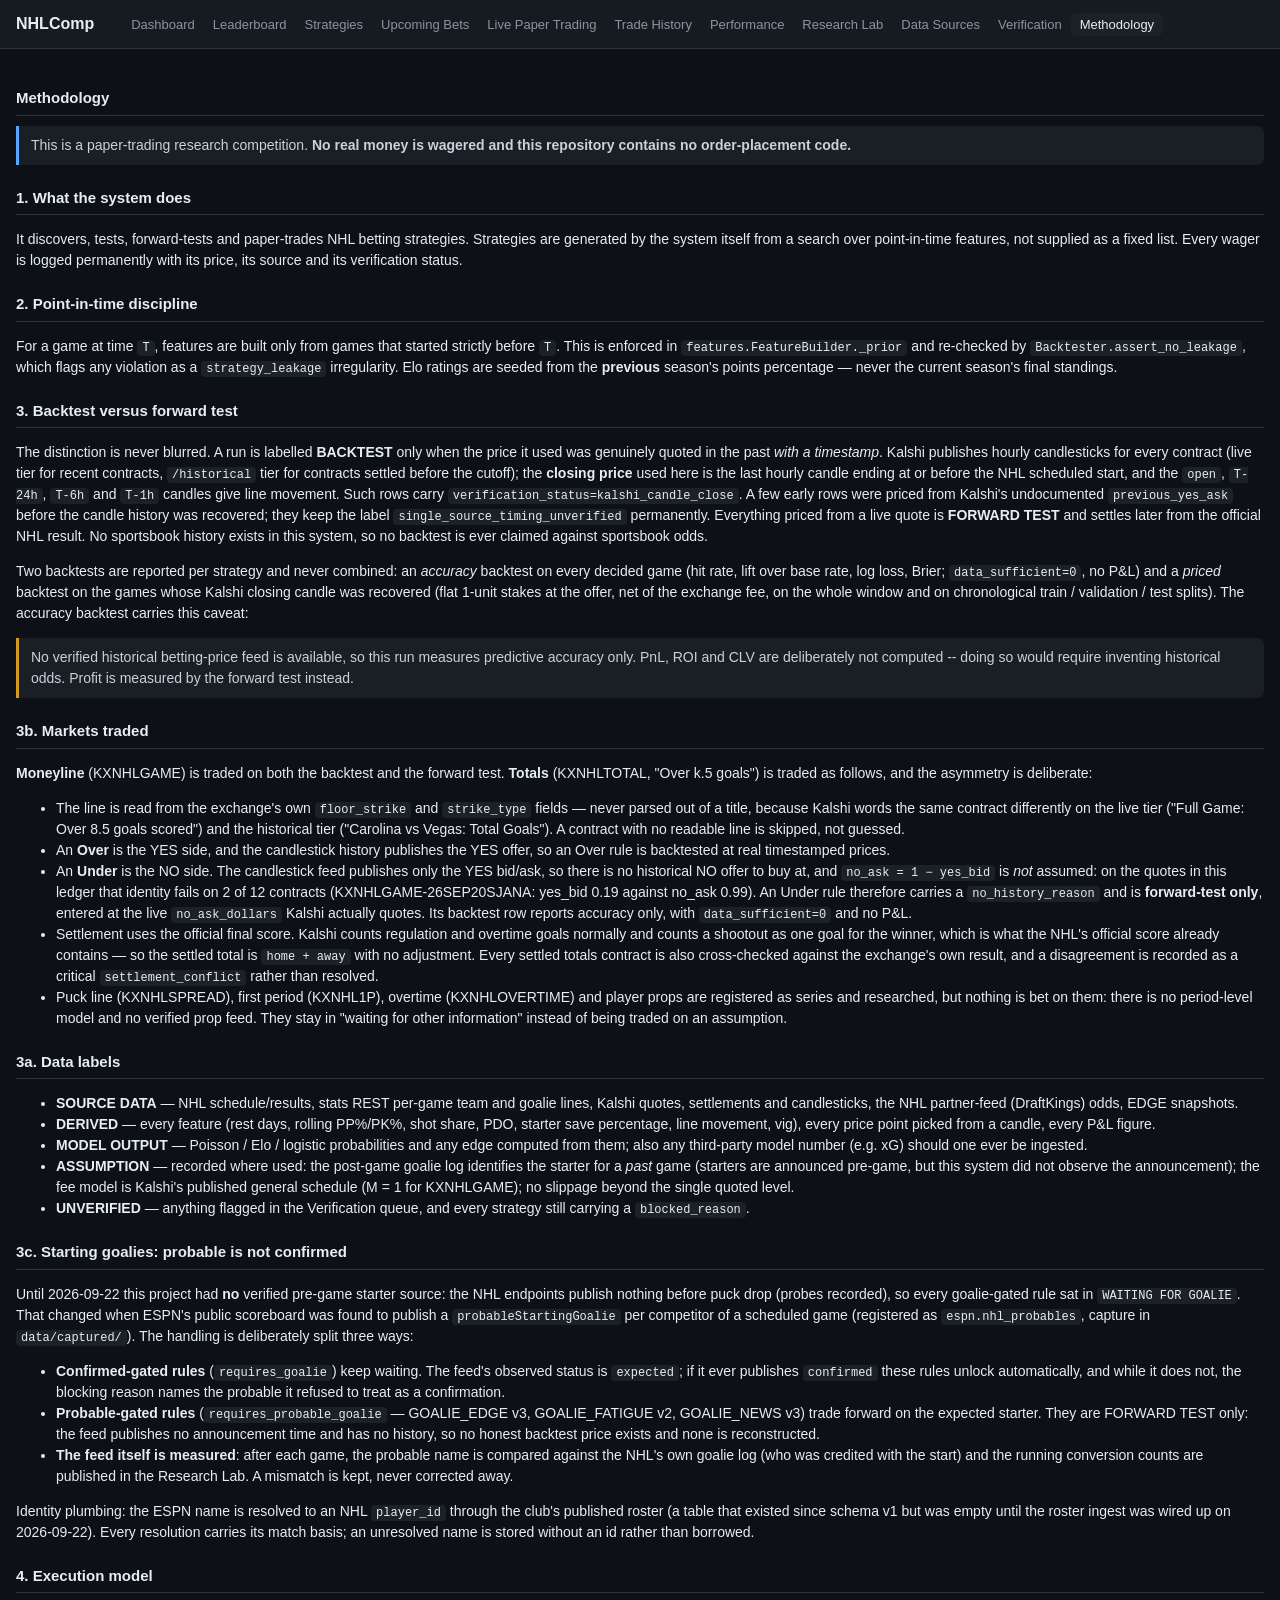
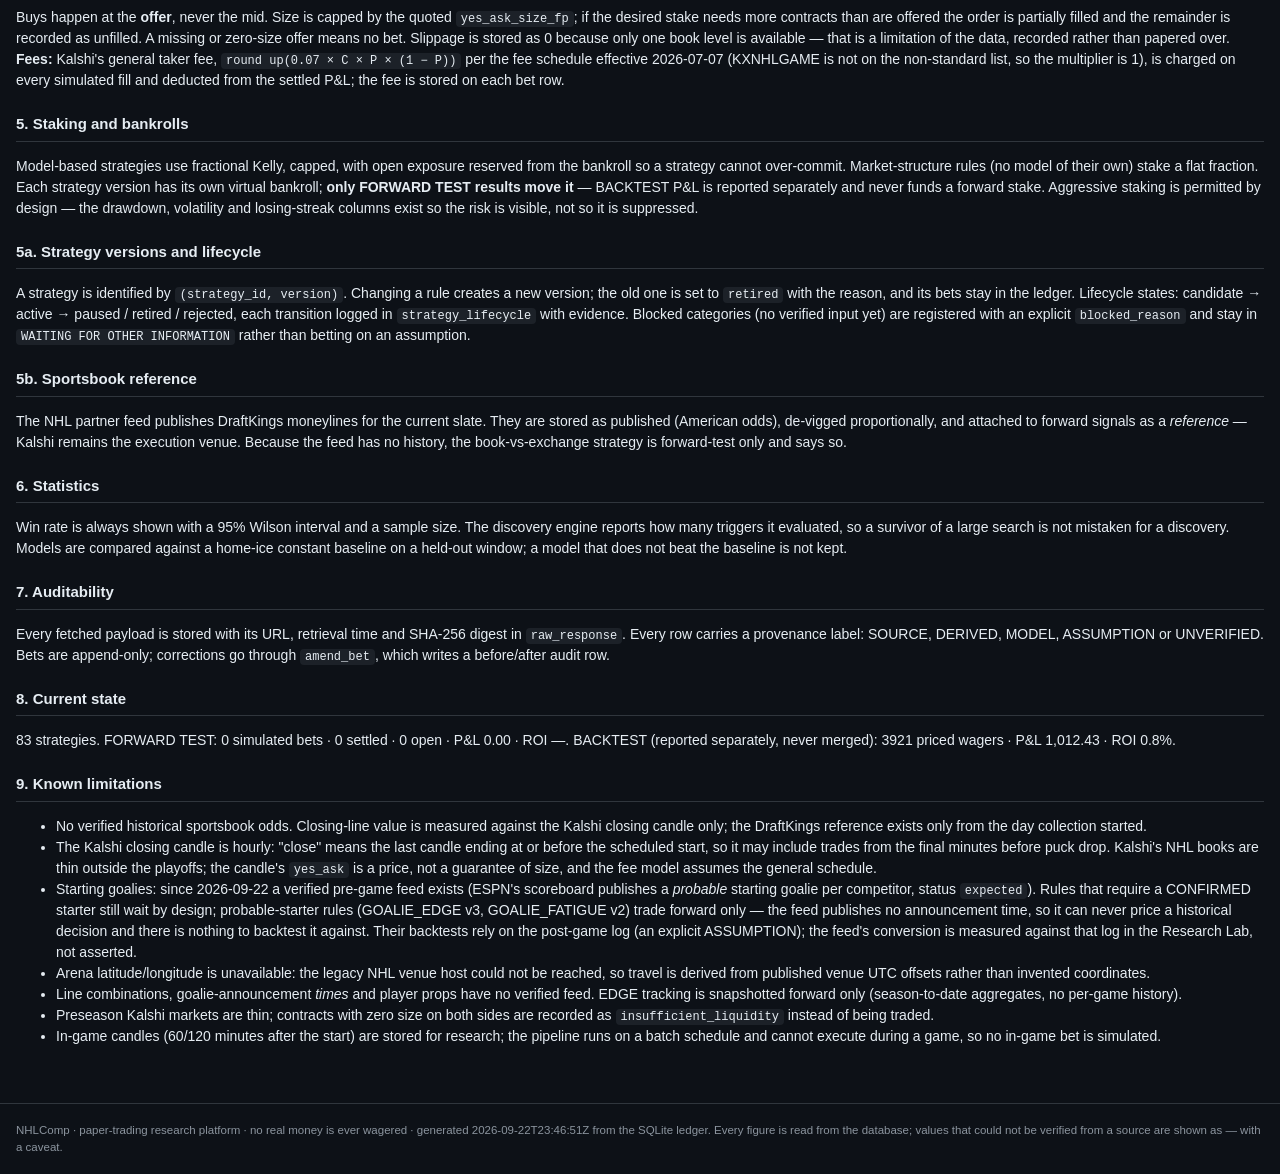
<file: docs/methodology.html>
<!doctype html>
<html lang="en"><head><meta charset="utf-8">
<meta name="viewport" content="width=device-width,initial-scale=1">
<title>Methodology · NHLComp</title>
<link rel="stylesheet" href="assets/style.css">
<script src="assets/app.js" defer></script></head>
<body><header><h1>NHLComp</h1><nav><a class="" href="index.html">Dashboard</a><a class="" href="leaderboard.html">Leaderboard</a><a class="" href="strategies.html">Strategies</a><a class="" href="upcoming.html">Upcoming Bets</a><a class="" href="positions.html">Live Paper Trading</a><a class="" href="history.html">Trade History</a><a class="" href="performance.html">Performance</a><a class="" href="research.html">Research Lab</a><a class="" href="sources.html">Data Sources</a><a class="" href="verification.html">Verification</a><a class="on" href="methodology.html">Methodology</a></nav></header>
<main>
<h2>Methodology</h2>
<div class="note">This is a paper-trading research competition. <b>No real money is wagered and
this repository contains no order-placement code.</b></div>

<h2>1. What the system does</h2>
<p>It discovers, tests, forward-tests and paper-trades NHL betting strategies. Strategies are
generated by the system itself from a search over point-in-time features, not supplied as a fixed
list. Every wager is logged permanently with its price, its source and its verification status.</p>

<h2>2. Point-in-time discipline</h2>
<p>For a game at time <code>T</code>, features are built only from games that started strictly
before <code>T</code>. This is enforced in <code>features.FeatureBuilder._prior</code> and
re-checked by <code>Backtester.assert_no_leakage</code>, which flags any violation as a
<code>strategy_leakage</code> irregularity. Elo ratings are seeded from the <b>previous</b>
season's points percentage — never the current season's final standings.</p>

<h2>3. Backtest versus forward test</h2>
<p>The distinction is never blurred. A run is labelled <b>BACKTEST</b> only when the price it used
was genuinely quoted in the past <i>with a timestamp</i>. Kalshi publishes hourly candlesticks for
every contract (live tier for recent contracts, <code>/historical</code> tier for contracts settled
before the cutoff); the <b>closing price</b> used here is the last hourly candle ending at or before
the NHL scheduled start, and the <code>open</code>, <code>T-24h</code>, <code>T-6h</code> and
<code>T-1h</code> candles give line movement. Such rows carry
<code>verification_status=kalshi_candle_close</code>. A few early rows were priced from Kalshi's
undocumented <code>previous_yes_ask</code> before the candle history was recovered; they keep the
label <code>single_source_timing_unverified</code> permanently. Everything priced from a live quote
is <b>FORWARD TEST</b> and settles later from the official NHL result. No sportsbook history exists
in this system, so no backtest is ever claimed against sportsbook odds.</p>
<p>Two backtests are reported per strategy and never combined: an <i>accuracy</i> backtest on every
decided game (hit rate, lift over base rate, log loss, Brier; <code>data_sufficient=0</code>, no
P&amp;L) and a <i>priced</i> backtest on the games whose Kalshi closing candle was recovered (flat
1-unit stakes at the offer, net of the exchange fee, on the whole window and on chronological
train / validation / test splits). The accuracy backtest carries this caveat:</p>
<div class="note caveat">No verified historical betting-price feed is available, so this run measures predictive accuracy only. PnL, ROI and CLV are deliberately not computed -- doing so would require inventing historical odds. Profit is measured by the forward test instead.</div>

<h2>3b. Markets traded</h2>
<p><b>Moneyline</b> (KXNHLGAME) is traded on both the backtest and the forward test. <b>Totals</b>
(KXNHLTOTAL, "Over k.5 goals") is traded as follows, and the asymmetry is deliberate:</p>
<ul>
<li>The line is read from the exchange's own <code>floor_strike</code> and
<code>strike_type</code> fields — never parsed out of a title, because Kalshi words the same
contract differently on the live tier ("Full Game: Over 8.5 goals scored") and the historical
tier ("Carolina vs Vegas: Total Goals"). A contract with no readable line is skipped, not
guessed.</li>
<li>An <b>Over</b> is the YES side, and the candlestick history publishes the YES offer, so an
Over rule is backtested at real timestamped prices.</li>
<li>An <b>Under</b> is the NO side. The candlestick feed publishes only the YES bid/ask, so there
is no historical NO offer to buy at, and <code>no_ask = 1 − yes_bid</code> is <i>not</i> assumed:
on the quotes in this ledger that identity fails on 2 of 12 contracts
(KXNHLGAME-26SEP20SJANA: yes_bid 0.19 against no_ask 0.99). An Under rule therefore carries a
<code>no_history_reason</code> and is <b>forward-test only</b>, entered at the live
<code>no_ask_dollars</code> Kalshi actually quotes. Its backtest row reports accuracy only, with
<code>data_sufficient=0</code> and no P&amp;L.</li>
<li>Settlement uses the official final score. Kalshi counts regulation and overtime goals
normally and counts a shootout as one goal for the winner, which is what the NHL's official score
already contains — so the settled total is <code>home + away</code> with no adjustment. Every
settled totals contract is also cross-checked against the exchange's own result, and a
disagreement is recorded as a critical <code>settlement_conflict</code> rather than resolved.</li>
<li>Puck line (KXNHLSPREAD), first period (KXNHL1P), overtime (KXNHLOVERTIME) and player props
are registered as series and researched, but nothing is bet on them: there is no period-level
model and no verified prop feed. They stay in "waiting for other information" instead of being
traded on an assumption.</li>
</ul>

<h2>3a. Data labels</h2>
<ul>
<li><b>SOURCE DATA</b> — NHL schedule/results, stats REST per-game team and goalie lines, Kalshi
quotes, settlements and candlesticks, the NHL partner-feed (DraftKings) odds, EDGE snapshots.</li>
<li><b>DERIVED</b> — every feature (rest days, rolling PP%/PK%, shot share, PDO, starter save
percentage, line movement, vig), every price point picked from a candle, every P&amp;L figure.</li>
<li><b>MODEL OUTPUT</b> — Poisson / Elo / logistic probabilities and any edge computed from them;
also any third-party model number (e.g. xG) should one ever be ingested.</li>
<li><b>ASSUMPTION</b> — recorded where used: the post-game goalie log identifies the starter for a
<i>past</i> game (starters are announced pre-game, but this system did not observe the announcement);
the fee model is Kalshi's published general schedule (M = 1 for KXNHLGAME); no slippage beyond the
single quoted level.</li>
<li><b>UNVERIFIED</b> — anything flagged in the Verification queue, and every strategy still
carrying a <code>blocked_reason</code>.</li>
</ul>

<h2>3c. Starting goalies: probable is not confirmed</h2>
<p>Until 2026-09-22 this project had <b>no</b> verified pre-game starter source: the NHL endpoints
publish nothing before puck drop (probes recorded), so every goalie-gated rule sat in
<code>WAITING FOR GOALIE</code>. That changed when ESPN's public scoreboard was found to publish a
<code>probableStartingGoalie</code> per competitor of a scheduled game (registered as
<code>espn.nhl_probables</code>, capture in <code>data/captured/</code>). The handling is
deliberately split three ways:</p>
<ul>
<li><b>Confirmed-gated rules</b> (<code>requires_goalie</code>) keep waiting. The feed's observed
status is <code>expected</code>; if it ever publishes <code>confirmed</code> these rules unlock
automatically, and while it does not, the blocking reason names the probable it refused to treat
as a confirmation.</li>
<li><b>Probable-gated rules</b> (<code>requires_probable_goalie</code> — GOALIE_EDGE v3,
GOALIE_FATIGUE v2, GOALIE_NEWS v3) trade forward on the expected starter. They are FORWARD TEST
only: the feed publishes no announcement time and has no history, so no honest backtest price
exists and none is reconstructed.</li>
<li><b>The feed itself is measured</b>: after each game, the probable name is compared against the
NHL's own goalie log (who was credited with the start) and the running conversion counts are
published in the Research Lab. A mismatch is kept, never corrected away.</li>
</ul>
<p>Identity plumbing: the ESPN name is resolved to an NHL <code>player_id</code> through the club's
published roster (a table that existed since schema v1 but was empty until the roster ingest was
wired up on 2026-09-22). Every resolution carries its match basis; an unresolved name is stored
without an id rather than borrowed.</p>

<h2>4. Execution model</h2>
<p>Buys happen at the <b>offer</b>, never the mid. Size is capped by the quoted
<code>yes_ask_size_fp</code>; if the desired stake needs more contracts than are offered the order
is partially filled and the remainder is recorded as unfilled. A missing or zero-size offer means
no bet. Slippage is stored as 0 because only one book level is available — that is a limitation of
the data, recorded rather than papered over. <b>Fees:</b> Kalshi's general taker fee,
<code>round up(0.07 × C × P × (1 − P))</code> per the fee schedule effective 2026-07-07
(KXNHLGAME is not on the non-standard list, so the multiplier is 1), is charged on every simulated
fill and deducted from the settled P&amp;L; the fee is stored on each bet row.</p>

<h2>5. Staking and bankrolls</h2>
<p>Model-based strategies use fractional Kelly, capped, with open exposure reserved from the
bankroll so a strategy cannot over-commit. Market-structure rules (no model of their own) stake a
flat fraction. Each strategy version has its own virtual bankroll; <b>only FORWARD TEST results move
it</b> — BACKTEST P&amp;L is reported separately and never funds a forward stake. Aggressive staking is
permitted by design — the drawdown, volatility and losing-streak columns exist so the risk is
visible, not so it is suppressed.</p>

<h2>5a. Strategy versions and lifecycle</h2>
<p>A strategy is identified by <code>(strategy_id, version)</code>. Changing a rule creates a new
version; the old one is set to <code>retired</code> with the reason, and its bets stay in the
ledger. Lifecycle states: candidate → active → paused / retired / rejected, each transition logged
in <code>strategy_lifecycle</code> with evidence. Blocked categories (no verified input yet) are
registered with an explicit <code>blocked_reason</code> and stay in
<code>WAITING FOR OTHER INFORMATION</code> rather than betting on an assumption.</p>

<h2>5b. Sportsbook reference</h2>
<p>The NHL partner feed publishes DraftKings moneylines for the current slate. They are stored as
published (American odds), de-vigged proportionally, and attached to forward signals as a
<i>reference</i> — Kalshi remains the execution venue. Because the feed has no history, the
book-vs-exchange strategy is forward-test only and says so.</p>

<h2>6. Statistics</h2>
<p>Win rate is always shown with a 95% Wilson interval and a sample size. The discovery engine
reports how many triggers it evaluated, so a survivor of a large search is not mistaken for a
discovery. Models are compared against a home-ice constant baseline on a held-out window; a model
that does not beat the baseline is not kept.</p>

<h2>7. Auditability</h2>
<p>Every fetched payload is stored with its URL, retrieval time and SHA-256 digest in
<code>raw_response</code>. Every row carries a provenance label: SOURCE, DERIVED, MODEL,
ASSUMPTION or UNVERIFIED. Bets are append-only; corrections go through
<code>amend_bet</code>, which writes a before/after audit row.</p>

<h2>8. Current state</h2>
<p>83 strategies. FORWARD TEST: 0 simulated bets · 0
settled · 0 open · P&amp;L 0.00 · ROI —. BACKTEST (reported
separately, never merged): 3921 priced wagers · P&amp;L 1,012.43 · ROI
0.8%.</p>

<h2>9. Known limitations</h2>
<ul>
<li>No verified historical sportsbook odds. Closing-line value is measured against the Kalshi
closing candle only; the DraftKings reference exists only from the day collection started.</li>
<li>The Kalshi closing candle is hourly: "close" means the last candle ending at or before the
scheduled start, so it may include trades from the final minutes before puck drop. Kalshi's NHL
books are thin outside the playoffs; the candle's <code>yes_ask</code> is a price, not a
guarantee of size, and the fee model assumes the general schedule.</li>
<li>Starting goalies: since 2026-09-22 a verified pre-game feed exists (ESPN's scoreboard
publishes a <i>probable</i> starting goalie per competitor, status <code>expected</code>). Rules
that require a CONFIRMED starter still wait by design; probable-starter rules (GOALIE_EDGE v3,
GOALIE_FATIGUE v2) trade forward only — the feed publishes no announcement time, so it can never
price a historical decision and there is nothing to backtest it against. Their backtests rely on
the post-game log (an explicit ASSUMPTION); the feed's conversion is measured against that log in
the Research Lab, not asserted.</li>
<li>Arena latitude/longitude is unavailable: the legacy NHL venue host could not be reached, so
travel is derived from published venue UTC offsets rather than invented coordinates.</li>
<li>Line combinations, goalie-announcement <i>times</i> and player props have no verified feed.
EDGE tracking is snapshotted forward only (season-to-date aggregates, no per-game history).</li>
<li>Preseason Kalshi markets are thin; contracts with zero size on both sides are recorded as
<code>insufficient_liquidity</code> instead of being traded.</li>
<li>In-game candles (60/120 minutes after the start) are stored for research; the pipeline runs on
a batch schedule and cannot execute during a game, so no in-game bet is simulated.</li>
</ul>
</main>
<footer>NHLComp · paper-trading research platform · no real money is ever wagered ·
generated 2026-09-22T23:46:51Z from the SQLite ledger. Every figure is read from the database;
values that could not be verified from a source are shown as — with a caveat.</footer>
</body></html>
</file>
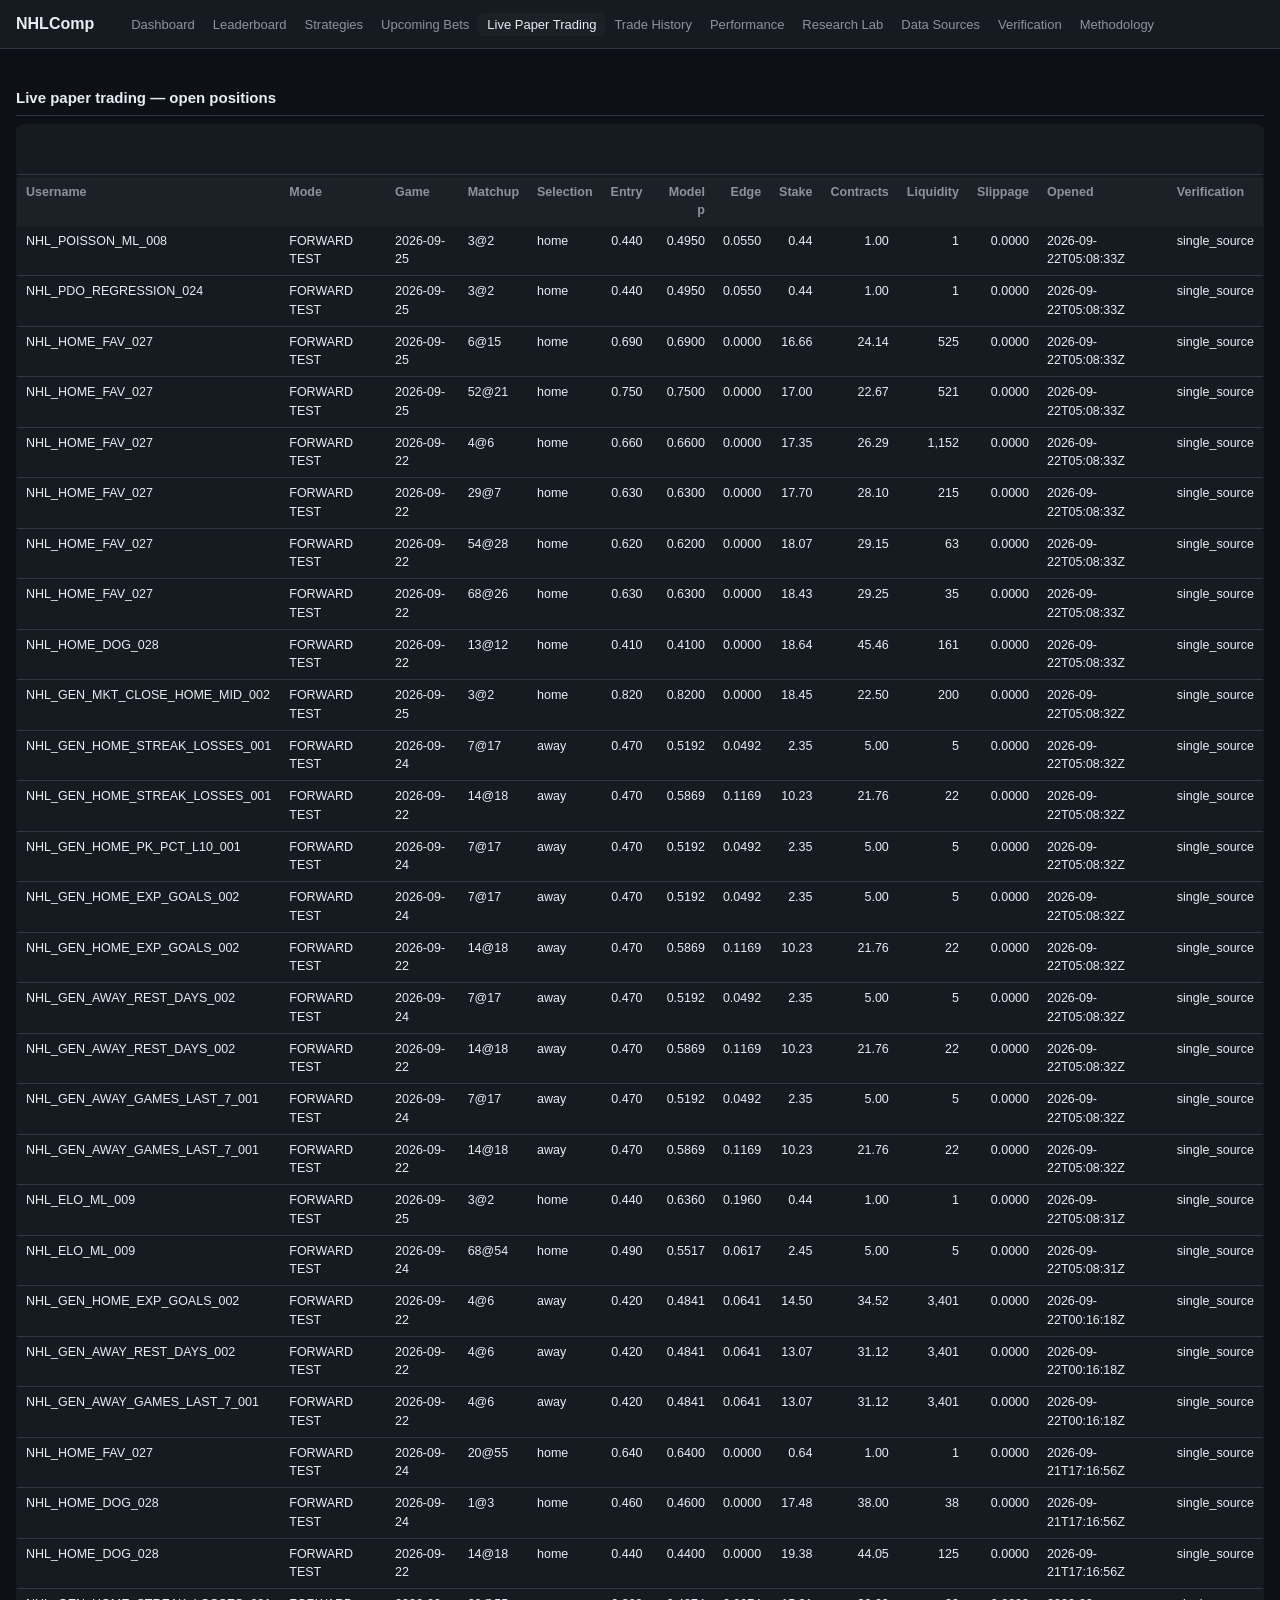
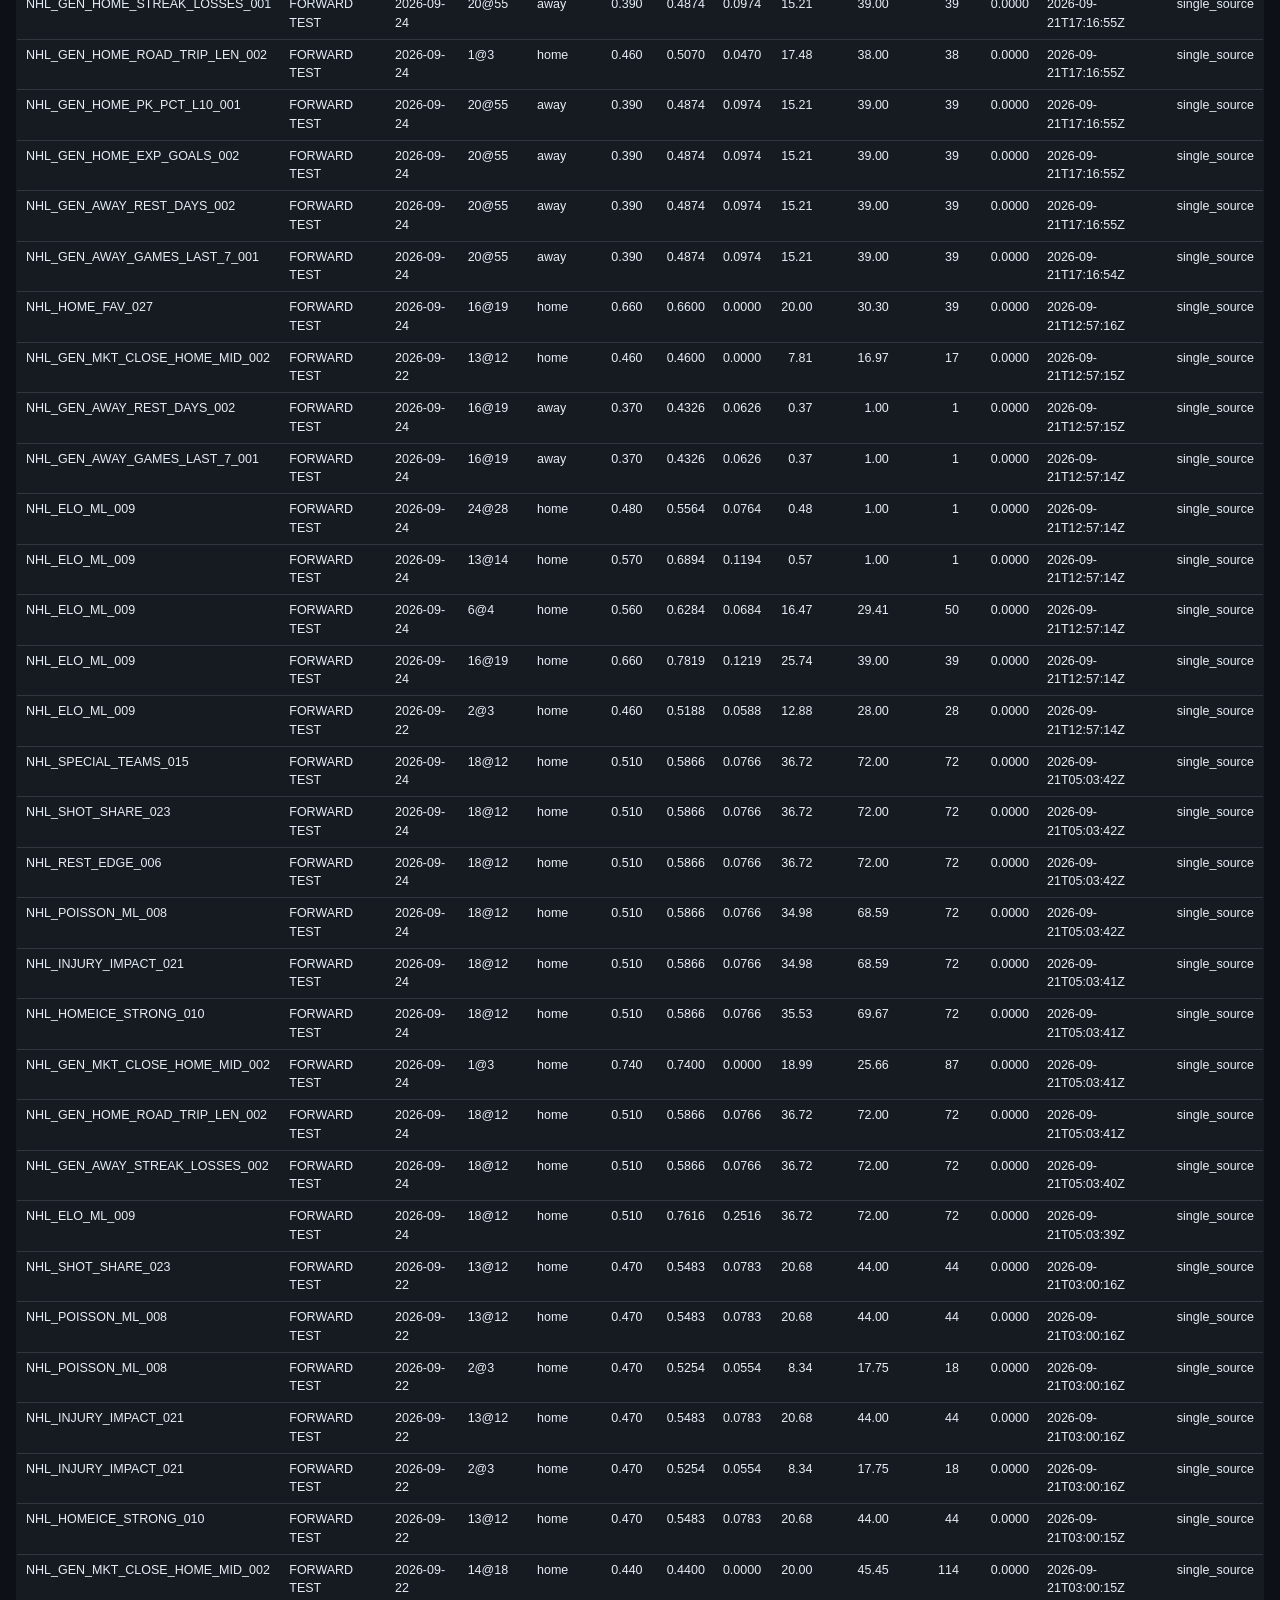
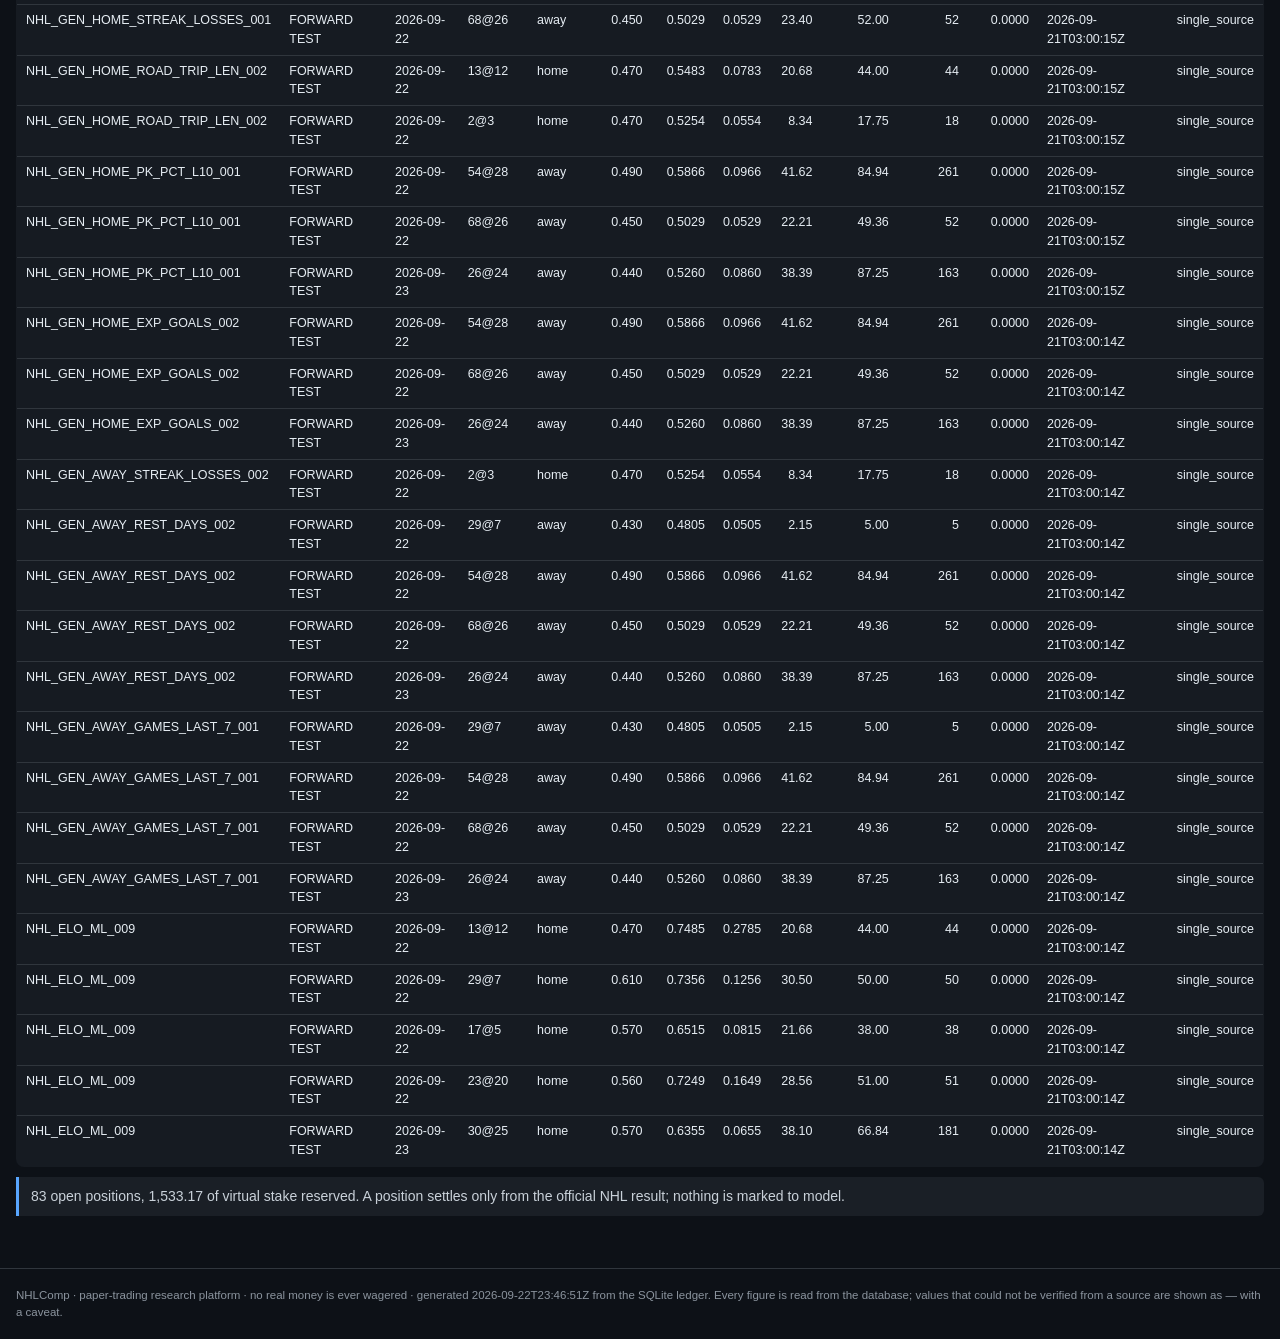
<file: docs/positions.html>
<!doctype html>
<html lang="en"><head><meta charset="utf-8">
<meta name="viewport" content="width=device-width,initial-scale=1">
<title>Live Paper Trading · NHLComp</title>
<link rel="stylesheet" href="assets/style.css">
<script src="assets/app.js" defer></script></head>
<body><header><h1>NHLComp</h1><nav><a class="" href="index.html">Dashboard</a><a class="" href="leaderboard.html">Leaderboard</a><a class="" href="strategies.html">Strategies</a><a class="" href="upcoming.html">Upcoming Bets</a><a class="on" href="positions.html">Live Paper Trading</a><a class="" href="history.html">Trade History</a><a class="" href="performance.html">Performance</a><a class="" href="research.html">Research Lab</a><a class="" href="sources.html">Data Sources</a><a class="" href="verification.html">Verification</a><a class="" href="methodology.html">Methodology</a></nav></header>
<main><h2>Live paper trading — open positions</h2><div class="wrap"><table id="op"><thead><tr><th class="" onclick="sortTable('op',0,'s')">Username</th><th class="" onclick="sortTable('op',1,'s')">Mode</th><th class="" onclick="sortTable('op',2,'s')">Game</th><th class="" onclick="sortTable('op',3,'s')">Matchup</th><th class="" onclick="sortTable('op',4,'s')">Selection</th><th class="num" onclick="sortTable('op',5,'n')">Entry</th><th class="num" onclick="sortTable('op',6,'n')">Model p</th><th class="num" onclick="sortTable('op',7,'n')">Edge</th><th class="num" onclick="sortTable('op',8,'n')">Stake</th><th class="num" onclick="sortTable('op',9,'n')">Contracts</th><th class="num" onclick="sortTable('op',10,'n')">Liquidity</th><th class="num" onclick="sortTable('op',11,'n')">Slippage</th><th class="" onclick="sortTable('op',12,'s')">Opened</th><th class="" onclick="sortTable('op',13,'s')">Verification</th></tr></thead><tbody><tr><td class="">NHL_ROADTRIP_END_004</td><td class="">FORWARD TEST</td><td class="">2026-09-25</td><td class="">3@2</td><td class="">home</td><td class="num">0.440</td><td class="num">0.4950</td><td class="num">0.0550</td><td class="num">0.44</td><td class="num">1.00</td><td class="num">1</td><td class="num">0.0000</td><td class="">2026-09-22T05:08:34Z</td><td class="">single_source</td></tr><tr><td class="">NHL_POISSON_ML_008</td><td class="">FORWARD TEST</td><td class="">2026-09-25</td><td class="">3@2</td><td class="">home</td><td class="num">0.440</td><td class="num">0.4950</td><td class="num">0.0550</td><td class="num">0.44</td><td class="num">1.00</td><td class="num">1</td><td class="num">0.0000</td><td class="">2026-09-22T05:08:33Z</td><td class="">single_source</td></tr><tr><td class="">NHL_PDO_REGRESSION_024</td><td class="">FORWARD TEST</td><td class="">2026-09-25</td><td class="">3@2</td><td class="">home</td><td class="num">0.440</td><td class="num">0.4950</td><td class="num">0.0550</td><td class="num">0.44</td><td class="num">1.00</td><td class="num">1</td><td class="num">0.0000</td><td class="">2026-09-22T05:08:33Z</td><td class="">single_source</td></tr><tr><td class="">NHL_HOME_FAV_027</td><td class="">FORWARD TEST</td><td class="">2026-09-25</td><td class="">6@15</td><td class="">home</td><td class="num">0.690</td><td class="num">0.6900</td><td class="num">0.0000</td><td class="num">16.66</td><td class="num">24.14</td><td class="num">525</td><td class="num">0.0000</td><td class="">2026-09-22T05:08:33Z</td><td class="">single_source</td></tr><tr><td class="">NHL_HOME_FAV_027</td><td class="">FORWARD TEST</td><td class="">2026-09-25</td><td class="">52@21</td><td class="">home</td><td class="num">0.750</td><td class="num">0.7500</td><td class="num">0.0000</td><td class="num">17.00</td><td class="num">22.67</td><td class="num">521</td><td class="num">0.0000</td><td class="">2026-09-22T05:08:33Z</td><td class="">single_source</td></tr><tr><td class="">NHL_HOME_FAV_027</td><td class="">FORWARD TEST</td><td class="">2026-09-22</td><td class="">4@6</td><td class="">home</td><td class="num">0.660</td><td class="num">0.6600</td><td class="num">0.0000</td><td class="num">17.35</td><td class="num">26.29</td><td class="num">1,152</td><td class="num">0.0000</td><td class="">2026-09-22T05:08:33Z</td><td class="">single_source</td></tr><tr><td class="">NHL_HOME_FAV_027</td><td class="">FORWARD TEST</td><td class="">2026-09-22</td><td class="">29@7</td><td class="">home</td><td class="num">0.630</td><td class="num">0.6300</td><td class="num">0.0000</td><td class="num">17.70</td><td class="num">28.10</td><td class="num">215</td><td class="num">0.0000</td><td class="">2026-09-22T05:08:33Z</td><td class="">single_source</td></tr><tr><td class="">NHL_HOME_FAV_027</td><td class="">FORWARD TEST</td><td class="">2026-09-22</td><td class="">54@28</td><td class="">home</td><td class="num">0.620</td><td class="num">0.6200</td><td class="num">0.0000</td><td class="num">18.07</td><td class="num">29.15</td><td class="num">63</td><td class="num">0.0000</td><td class="">2026-09-22T05:08:33Z</td><td class="">single_source</td></tr><tr><td class="">NHL_HOME_FAV_027</td><td class="">FORWARD TEST</td><td class="">2026-09-22</td><td class="">68@26</td><td class="">home</td><td class="num">0.630</td><td class="num">0.6300</td><td class="num">0.0000</td><td class="num">18.43</td><td class="num">29.25</td><td class="num">35</td><td class="num">0.0000</td><td class="">2026-09-22T05:08:33Z</td><td class="">single_source</td></tr><tr><td class="">NHL_HOME_DOG_028</td><td class="">FORWARD TEST</td><td class="">2026-09-22</td><td class="">13@12</td><td class="">home</td><td class="num">0.410</td><td class="num">0.4100</td><td class="num">0.0000</td><td class="num">18.64</td><td class="num">45.46</td><td class="num">161</td><td class="num">0.0000</td><td class="">2026-09-22T05:08:33Z</td><td class="">single_source</td></tr><tr><td class="">NHL_GEN_MKT_CLOSE_HOME_MID_002</td><td class="">FORWARD TEST</td><td class="">2026-09-25</td><td class="">3@2</td><td class="">home</td><td class="num">0.820</td><td class="num">0.8200</td><td class="num">0.0000</td><td class="num">18.45</td><td class="num">22.50</td><td class="num">200</td><td class="num">0.0000</td><td class="">2026-09-22T05:08:32Z</td><td class="">single_source</td></tr><tr><td class="">NHL_GEN_HOME_STREAK_LOSSES_001</td><td class="">FORWARD TEST</td><td class="">2026-09-24</td><td class="">7@17</td><td class="">away</td><td class="num">0.470</td><td class="num">0.5192</td><td class="num">0.0492</td><td class="num">2.35</td><td class="num">5.00</td><td class="num">5</td><td class="num">0.0000</td><td class="">2026-09-22T05:08:32Z</td><td class="">single_source</td></tr><tr><td class="">NHL_GEN_HOME_STREAK_LOSSES_001</td><td class="">FORWARD TEST</td><td class="">2026-09-22</td><td class="">14@18</td><td class="">away</td><td class="num">0.470</td><td class="num">0.5869</td><td class="num">0.1169</td><td class="num">10.23</td><td class="num">21.76</td><td class="num">22</td><td class="num">0.0000</td><td class="">2026-09-22T05:08:32Z</td><td class="">single_source</td></tr><tr><td class="">NHL_GEN_HOME_PK_PCT_L10_001</td><td class="">FORWARD TEST</td><td class="">2026-09-24</td><td class="">7@17</td><td class="">away</td><td class="num">0.470</td><td class="num">0.5192</td><td class="num">0.0492</td><td class="num">2.35</td><td class="num">5.00</td><td class="num">5</td><td class="num">0.0000</td><td class="">2026-09-22T05:08:32Z</td><td class="">single_source</td></tr><tr><td class="">NHL_GEN_HOME_EXP_GOALS_002</td><td class="">FORWARD TEST</td><td class="">2026-09-24</td><td class="">7@17</td><td class="">away</td><td class="num">0.470</td><td class="num">0.5192</td><td class="num">0.0492</td><td class="num">2.35</td><td class="num">5.00</td><td class="num">5</td><td class="num">0.0000</td><td class="">2026-09-22T05:08:32Z</td><td class="">single_source</td></tr><tr><td class="">NHL_GEN_HOME_EXP_GOALS_002</td><td class="">FORWARD TEST</td><td class="">2026-09-22</td><td class="">14@18</td><td class="">away</td><td class="num">0.470</td><td class="num">0.5869</td><td class="num">0.1169</td><td class="num">10.23</td><td class="num">21.76</td><td class="num">22</td><td class="num">0.0000</td><td class="">2026-09-22T05:08:32Z</td><td class="">single_source</td></tr><tr><td class="">NHL_GEN_AWAY_REST_DAYS_002</td><td class="">FORWARD TEST</td><td class="">2026-09-24</td><td class="">7@17</td><td class="">away</td><td class="num">0.470</td><td class="num">0.5192</td><td class="num">0.0492</td><td class="num">2.35</td><td class="num">5.00</td><td class="num">5</td><td class="num">0.0000</td><td class="">2026-09-22T05:08:32Z</td><td class="">single_source</td></tr><tr><td class="">NHL_GEN_AWAY_REST_DAYS_002</td><td class="">FORWARD TEST</td><td class="">2026-09-22</td><td class="">14@18</td><td class="">away</td><td class="num">0.470</td><td class="num">0.5869</td><td class="num">0.1169</td><td class="num">10.23</td><td class="num">21.76</td><td class="num">22</td><td class="num">0.0000</td><td class="">2026-09-22T05:08:32Z</td><td class="">single_source</td></tr><tr><td class="">NHL_GEN_AWAY_GAMES_LAST_7_001</td><td class="">FORWARD TEST</td><td class="">2026-09-24</td><td class="">7@17</td><td class="">away</td><td class="num">0.470</td><td class="num">0.5192</td><td class="num">0.0492</td><td class="num">2.35</td><td class="num">5.00</td><td class="num">5</td><td class="num">0.0000</td><td class="">2026-09-22T05:08:32Z</td><td class="">single_source</td></tr><tr><td class="">NHL_GEN_AWAY_GAMES_LAST_7_001</td><td class="">FORWARD TEST</td><td class="">2026-09-22</td><td class="">14@18</td><td class="">away</td><td class="num">0.470</td><td class="num">0.5869</td><td class="num">0.1169</td><td class="num">10.23</td><td class="num">21.76</td><td class="num">22</td><td class="num">0.0000</td><td class="">2026-09-22T05:08:32Z</td><td class="">single_source</td></tr><tr><td class="">NHL_ELO_ML_009</td><td class="">FORWARD TEST</td><td class="">2026-09-25</td><td class="">3@2</td><td class="">home</td><td class="num">0.440</td><td class="num">0.6360</td><td class="num">0.1960</td><td class="num">0.44</td><td class="num">1.00</td><td class="num">1</td><td class="num">0.0000</td><td class="">2026-09-22T05:08:31Z</td><td class="">single_source</td></tr><tr><td class="">NHL_ELO_ML_009</td><td class="">FORWARD TEST</td><td class="">2026-09-24</td><td class="">68@54</td><td class="">home</td><td class="num">0.490</td><td class="num">0.5517</td><td class="num">0.0617</td><td class="num">2.45</td><td class="num">5.00</td><td class="num">5</td><td class="num">0.0000</td><td class="">2026-09-22T05:08:31Z</td><td class="">single_source</td></tr><tr><td class="">NHL_GEN_HOME_EXP_GOALS_002</td><td class="">FORWARD TEST</td><td class="">2026-09-22</td><td class="">4@6</td><td class="">away</td><td class="num">0.420</td><td class="num">0.4841</td><td class="num">0.0641</td><td class="num">14.50</td><td class="num">34.52</td><td class="num">3,401</td><td class="num">0.0000</td><td class="">2026-09-22T00:16:18Z</td><td class="">single_source</td></tr><tr><td class="">NHL_GEN_AWAY_REST_DAYS_002</td><td class="">FORWARD TEST</td><td class="">2026-09-22</td><td class="">4@6</td><td class="">away</td><td class="num">0.420</td><td class="num">0.4841</td><td class="num">0.0641</td><td class="num">13.07</td><td class="num">31.12</td><td class="num">3,401</td><td class="num">0.0000</td><td class="">2026-09-22T00:16:18Z</td><td class="">single_source</td></tr><tr><td class="">NHL_GEN_AWAY_GAMES_LAST_7_001</td><td class="">FORWARD TEST</td><td class="">2026-09-22</td><td class="">4@6</td><td class="">away</td><td class="num">0.420</td><td class="num">0.4841</td><td class="num">0.0641</td><td class="num">13.07</td><td class="num">31.12</td><td class="num">3,401</td><td class="num">0.0000</td><td class="">2026-09-22T00:16:18Z</td><td class="">single_source</td></tr><tr><td class="">NHL_HOME_FAV_027</td><td class="">FORWARD TEST</td><td class="">2026-09-24</td><td class="">20@55</td><td class="">home</td><td class="num">0.640</td><td class="num">0.6400</td><td class="num">0.0000</td><td class="num">0.64</td><td class="num">1.00</td><td class="num">1</td><td class="num">0.0000</td><td class="">2026-09-21T17:16:56Z</td><td class="">single_source</td></tr><tr><td class="">NHL_HOME_DOG_028</td><td class="">FORWARD TEST</td><td class="">2026-09-24</td><td class="">1@3</td><td class="">home</td><td class="num">0.460</td><td class="num">0.4600</td><td class="num">0.0000</td><td class="num">17.48</td><td class="num">38.00</td><td class="num">38</td><td class="num">0.0000</td><td class="">2026-09-21T17:16:56Z</td><td class="">single_source</td></tr><tr><td class="">NHL_HOME_DOG_028</td><td class="">FORWARD TEST</td><td class="">2026-09-22</td><td class="">14@18</td><td class="">home</td><td class="num">0.440</td><td class="num">0.4400</td><td class="num">0.0000</td><td class="num">19.38</td><td class="num">44.05</td><td class="num">125</td><td class="num">0.0000</td><td class="">2026-09-21T17:16:56Z</td><td class="">single_source</td></tr><tr><td class="">NHL_GEN_HOME_STREAK_LOSSES_001</td><td class="">FORWARD TEST</td><td class="">2026-09-24</td><td class="">20@55</td><td class="">away</td><td class="num">0.390</td><td class="num">0.4874</td><td class="num">0.0974</td><td class="num">15.21</td><td class="num">39.00</td><td class="num">39</td><td class="num">0.0000</td><td class="">2026-09-21T17:16:55Z</td><td class="">single_source</td></tr><tr><td class="">NHL_GEN_HOME_ROAD_TRIP_LEN_002</td><td class="">FORWARD TEST</td><td class="">2026-09-24</td><td class="">1@3</td><td class="">home</td><td class="num">0.460</td><td class="num">0.5070</td><td class="num">0.0470</td><td class="num">17.48</td><td class="num">38.00</td><td class="num">38</td><td class="num">0.0000</td><td class="">2026-09-21T17:16:55Z</td><td class="">single_source</td></tr><tr><td class="">NHL_GEN_HOME_PK_PCT_L10_001</td><td class="">FORWARD TEST</td><td class="">2026-09-24</td><td class="">20@55</td><td class="">away</td><td class="num">0.390</td><td class="num">0.4874</td><td class="num">0.0974</td><td class="num">15.21</td><td class="num">39.00</td><td class="num">39</td><td class="num">0.0000</td><td class="">2026-09-21T17:16:55Z</td><td class="">single_source</td></tr><tr><td class="">NHL_GEN_HOME_EXP_GOALS_002</td><td class="">FORWARD TEST</td><td class="">2026-09-24</td><td class="">20@55</td><td class="">away</td><td class="num">0.390</td><td class="num">0.4874</td><td class="num">0.0974</td><td class="num">15.21</td><td class="num">39.00</td><td class="num">39</td><td class="num">0.0000</td><td class="">2026-09-21T17:16:55Z</td><td class="">single_source</td></tr><tr><td class="">NHL_GEN_AWAY_REST_DAYS_002</td><td class="">FORWARD TEST</td><td class="">2026-09-24</td><td class="">20@55</td><td class="">away</td><td class="num">0.390</td><td class="num">0.4874</td><td class="num">0.0974</td><td class="num">15.21</td><td class="num">39.00</td><td class="num">39</td><td class="num">0.0000</td><td class="">2026-09-21T17:16:55Z</td><td class="">single_source</td></tr><tr><td class="">NHL_GEN_AWAY_GAMES_LAST_7_001</td><td class="">FORWARD TEST</td><td class="">2026-09-24</td><td class="">20@55</td><td class="">away</td><td class="num">0.390</td><td class="num">0.4874</td><td class="num">0.0974</td><td class="num">15.21</td><td class="num">39.00</td><td class="num">39</td><td class="num">0.0000</td><td class="">2026-09-21T17:16:54Z</td><td class="">single_source</td></tr><tr><td class="">NHL_HOME_FAV_027</td><td class="">FORWARD TEST</td><td class="">2026-09-24</td><td class="">16@19</td><td class="">home</td><td class="num">0.660</td><td class="num">0.6600</td><td class="num">0.0000</td><td class="num">20.00</td><td class="num">30.30</td><td class="num">39</td><td class="num">0.0000</td><td class="">2026-09-21T12:57:16Z</td><td class="">single_source</td></tr><tr><td class="">NHL_GEN_MKT_CLOSE_HOME_MID_002</td><td class="">FORWARD TEST</td><td class="">2026-09-22</td><td class="">13@12</td><td class="">home</td><td class="num">0.460</td><td class="num">0.4600</td><td class="num">0.0000</td><td class="num">7.81</td><td class="num">16.97</td><td class="num">17</td><td class="num">0.0000</td><td class="">2026-09-21T12:57:15Z</td><td class="">single_source</td></tr><tr><td class="">NHL_GEN_AWAY_REST_DAYS_002</td><td class="">FORWARD TEST</td><td class="">2026-09-24</td><td class="">16@19</td><td class="">away</td><td class="num">0.370</td><td class="num">0.4326</td><td class="num">0.0626</td><td class="num">0.37</td><td class="num">1.00</td><td class="num">1</td><td class="num">0.0000</td><td class="">2026-09-21T12:57:15Z</td><td class="">single_source</td></tr><tr><td class="">NHL_GEN_AWAY_GAMES_LAST_7_001</td><td class="">FORWARD TEST</td><td class="">2026-09-24</td><td class="">16@19</td><td class="">away</td><td class="num">0.370</td><td class="num">0.4326</td><td class="num">0.0626</td><td class="num">0.37</td><td class="num">1.00</td><td class="num">1</td><td class="num">0.0000</td><td class="">2026-09-21T12:57:14Z</td><td class="">single_source</td></tr><tr><td class="">NHL_ELO_ML_009</td><td class="">FORWARD TEST</td><td class="">2026-09-24</td><td class="">24@28</td><td class="">home</td><td class="num">0.480</td><td class="num">0.5564</td><td class="num">0.0764</td><td class="num">0.48</td><td class="num">1.00</td><td class="num">1</td><td class="num">0.0000</td><td class="">2026-09-21T12:57:14Z</td><td class="">single_source</td></tr><tr><td class="">NHL_ELO_ML_009</td><td class="">FORWARD TEST</td><td class="">2026-09-24</td><td class="">13@14</td><td class="">home</td><td class="num">0.570</td><td class="num">0.6894</td><td class="num">0.1194</td><td class="num">0.57</td><td class="num">1.00</td><td class="num">1</td><td class="num">0.0000</td><td class="">2026-09-21T12:57:14Z</td><td class="">single_source</td></tr><tr><td class="">NHL_ELO_ML_009</td><td class="">FORWARD TEST</td><td class="">2026-09-24</td><td class="">6@4</td><td class="">home</td><td class="num">0.560</td><td class="num">0.6284</td><td class="num">0.0684</td><td class="num">16.47</td><td class="num">29.41</td><td class="num">50</td><td class="num">0.0000</td><td class="">2026-09-21T12:57:14Z</td><td class="">single_source</td></tr><tr><td class="">NHL_ELO_ML_009</td><td class="">FORWARD TEST</td><td class="">2026-09-24</td><td class="">16@19</td><td class="">home</td><td class="num">0.660</td><td class="num">0.7819</td><td class="num">0.1219</td><td class="num">25.74</td><td class="num">39.00</td><td class="num">39</td><td class="num">0.0000</td><td class="">2026-09-21T12:57:14Z</td><td class="">single_source</td></tr><tr><td class="">NHL_ELO_ML_009</td><td class="">FORWARD TEST</td><td class="">2026-09-22</td><td class="">2@3</td><td class="">home</td><td class="num">0.460</td><td class="num">0.5188</td><td class="num">0.0588</td><td class="num">12.88</td><td class="num">28.00</td><td class="num">28</td><td class="num">0.0000</td><td class="">2026-09-21T12:57:14Z</td><td class="">single_source</td></tr><tr><td class="">NHL_SPECIAL_TEAMS_015</td><td class="">FORWARD TEST</td><td class="">2026-09-24</td><td class="">18@12</td><td class="">home</td><td class="num">0.510</td><td class="num">0.5866</td><td class="num">0.0766</td><td class="num">36.72</td><td class="num">72.00</td><td class="num">72</td><td class="num">0.0000</td><td class="">2026-09-21T05:03:42Z</td><td class="">single_source</td></tr><tr><td class="">NHL_SHOT_SHARE_023</td><td class="">FORWARD TEST</td><td class="">2026-09-24</td><td class="">18@12</td><td class="">home</td><td class="num">0.510</td><td class="num">0.5866</td><td class="num">0.0766</td><td class="num">36.72</td><td class="num">72.00</td><td class="num">72</td><td class="num">0.0000</td><td class="">2026-09-21T05:03:42Z</td><td class="">single_source</td></tr><tr><td class="">NHL_REST_EDGE_006</td><td class="">FORWARD TEST</td><td class="">2026-09-24</td><td class="">18@12</td><td class="">home</td><td class="num">0.510</td><td class="num">0.5866</td><td class="num">0.0766</td><td class="num">36.72</td><td class="num">72.00</td><td class="num">72</td><td class="num">0.0000</td><td class="">2026-09-21T05:03:42Z</td><td class="">single_source</td></tr><tr><td class="">NHL_POISSON_ML_008</td><td class="">FORWARD TEST</td><td class="">2026-09-24</td><td class="">18@12</td><td class="">home</td><td class="num">0.510</td><td class="num">0.5866</td><td class="num">0.0766</td><td class="num">34.98</td><td class="num">68.59</td><td class="num">72</td><td class="num">0.0000</td><td class="">2026-09-21T05:03:42Z</td><td class="">single_source</td></tr><tr><td class="">NHL_INJURY_IMPACT_021</td><td class="">FORWARD TEST</td><td class="">2026-09-24</td><td class="">18@12</td><td class="">home</td><td class="num">0.510</td><td class="num">0.5866</td><td class="num">0.0766</td><td class="num">34.98</td><td class="num">68.59</td><td class="num">72</td><td class="num">0.0000</td><td class="">2026-09-21T05:03:41Z</td><td class="">single_source</td></tr><tr><td class="">NHL_HOMEICE_STRONG_010</td><td class="">FORWARD TEST</td><td class="">2026-09-24</td><td class="">18@12</td><td class="">home</td><td class="num">0.510</td><td class="num">0.5866</td><td class="num">0.0766</td><td class="num">35.53</td><td class="num">69.67</td><td class="num">72</td><td class="num">0.0000</td><td class="">2026-09-21T05:03:41Z</td><td class="">single_source</td></tr><tr><td class="">NHL_GEN_MKT_CLOSE_HOME_MID_002</td><td class="">FORWARD TEST</td><td class="">2026-09-24</td><td class="">1@3</td><td class="">home</td><td class="num">0.740</td><td class="num">0.7400</td><td class="num">0.0000</td><td class="num">18.99</td><td class="num">25.66</td><td class="num">87</td><td class="num">0.0000</td><td class="">2026-09-21T05:03:41Z</td><td class="">single_source</td></tr><tr><td class="">NHL_GEN_HOME_ROAD_TRIP_LEN_002</td><td class="">FORWARD TEST</td><td class="">2026-09-24</td><td class="">18@12</td><td class="">home</td><td class="num">0.510</td><td class="num">0.5866</td><td class="num">0.0766</td><td class="num">36.72</td><td class="num">72.00</td><td class="num">72</td><td class="num">0.0000</td><td class="">2026-09-21T05:03:41Z</td><td class="">single_source</td></tr><tr><td class="">NHL_GEN_AWAY_STREAK_LOSSES_002</td><td class="">FORWARD TEST</td><td class="">2026-09-24</td><td class="">18@12</td><td class="">home</td><td class="num">0.510</td><td class="num">0.5866</td><td class="num">0.0766</td><td class="num">36.72</td><td class="num">72.00</td><td class="num">72</td><td class="num">0.0000</td><td class="">2026-09-21T05:03:40Z</td><td class="">single_source</td></tr><tr><td class="">NHL_ELO_ML_009</td><td class="">FORWARD TEST</td><td class="">2026-09-24</td><td class="">18@12</td><td class="">home</td><td class="num">0.510</td><td class="num">0.7616</td><td class="num">0.2516</td><td class="num">36.72</td><td class="num">72.00</td><td class="num">72</td><td class="num">0.0000</td><td class="">2026-09-21T05:03:39Z</td><td class="">single_source</td></tr><tr><td class="">NHL_SHOT_SHARE_023</td><td class="">FORWARD TEST</td><td class="">2026-09-22</td><td class="">13@12</td><td class="">home</td><td class="num">0.470</td><td class="num">0.5483</td><td class="num">0.0783</td><td class="num">20.68</td><td class="num">44.00</td><td class="num">44</td><td class="num">0.0000</td><td class="">2026-09-21T03:00:16Z</td><td class="">single_source</td></tr><tr><td class="">NHL_POISSON_ML_008</td><td class="">FORWARD TEST</td><td class="">2026-09-22</td><td class="">13@12</td><td class="">home</td><td class="num">0.470</td><td class="num">0.5483</td><td class="num">0.0783</td><td class="num">20.68</td><td class="num">44.00</td><td class="num">44</td><td class="num">0.0000</td><td class="">2026-09-21T03:00:16Z</td><td class="">single_source</td></tr><tr><td class="">NHL_POISSON_ML_008</td><td class="">FORWARD TEST</td><td class="">2026-09-22</td><td class="">2@3</td><td class="">home</td><td class="num">0.470</td><td class="num">0.5254</td><td class="num">0.0554</td><td class="num">8.34</td><td class="num">17.75</td><td class="num">18</td><td class="num">0.0000</td><td class="">2026-09-21T03:00:16Z</td><td class="">single_source</td></tr><tr><td class="">NHL_INJURY_IMPACT_021</td><td class="">FORWARD TEST</td><td class="">2026-09-22</td><td class="">13@12</td><td class="">home</td><td class="num">0.470</td><td class="num">0.5483</td><td class="num">0.0783</td><td class="num">20.68</td><td class="num">44.00</td><td class="num">44</td><td class="num">0.0000</td><td class="">2026-09-21T03:00:16Z</td><td class="">single_source</td></tr><tr><td class="">NHL_INJURY_IMPACT_021</td><td class="">FORWARD TEST</td><td class="">2026-09-22</td><td class="">2@3</td><td class="">home</td><td class="num">0.470</td><td class="num">0.5254</td><td class="num">0.0554</td><td class="num">8.34</td><td class="num">17.75</td><td class="num">18</td><td class="num">0.0000</td><td class="">2026-09-21T03:00:16Z</td><td class="">single_source</td></tr><tr><td class="">NHL_HOMEICE_STRONG_010</td><td class="">FORWARD TEST</td><td class="">2026-09-22</td><td class="">13@12</td><td class="">home</td><td class="num">0.470</td><td class="num">0.5483</td><td class="num">0.0783</td><td class="num">20.68</td><td class="num">44.00</td><td class="num">44</td><td class="num">0.0000</td><td class="">2026-09-21T03:00:15Z</td><td class="">single_source</td></tr><tr><td class="">NHL_GEN_MKT_CLOSE_HOME_MID_002</td><td class="">FORWARD TEST</td><td class="">2026-09-22</td><td class="">14@18</td><td class="">home</td><td class="num">0.440</td><td class="num">0.4400</td><td class="num">0.0000</td><td class="num">20.00</td><td class="num">45.45</td><td class="num">114</td><td class="num">0.0000</td><td class="">2026-09-21T03:00:15Z</td><td class="">single_source</td></tr><tr><td class="">NHL_GEN_HOME_STREAK_LOSSES_001</td><td class="">FORWARD TEST</td><td class="">2026-09-22</td><td class="">68@26</td><td class="">away</td><td class="num">0.450</td><td class="num">0.5029</td><td class="num">0.0529</td><td class="num">23.40</td><td class="num">52.00</td><td class="num">52</td><td class="num">0.0000</td><td class="">2026-09-21T03:00:15Z</td><td class="">single_source</td></tr><tr><td class="">NHL_GEN_HOME_ROAD_TRIP_LEN_002</td><td class="">FORWARD TEST</td><td class="">2026-09-22</td><td class="">13@12</td><td class="">home</td><td class="num">0.470</td><td class="num">0.5483</td><td class="num">0.0783</td><td class="num">20.68</td><td class="num">44.00</td><td class="num">44</td><td class="num">0.0000</td><td class="">2026-09-21T03:00:15Z</td><td class="">single_source</td></tr><tr><td class="">NHL_GEN_HOME_ROAD_TRIP_LEN_002</td><td class="">FORWARD TEST</td><td class="">2026-09-22</td><td class="">2@3</td><td class="">home</td><td class="num">0.470</td><td class="num">0.5254</td><td class="num">0.0554</td><td class="num">8.34</td><td class="num">17.75</td><td class="num">18</td><td class="num">0.0000</td><td class="">2026-09-21T03:00:15Z</td><td class="">single_source</td></tr><tr><td class="">NHL_GEN_HOME_PK_PCT_L10_001</td><td class="">FORWARD TEST</td><td class="">2026-09-22</td><td class="">54@28</td><td class="">away</td><td class="num">0.490</td><td class="num">0.5866</td><td class="num">0.0966</td><td class="num">41.62</td><td class="num">84.94</td><td class="num">261</td><td class="num">0.0000</td><td class="">2026-09-21T03:00:15Z</td><td class="">single_source</td></tr><tr><td class="">NHL_GEN_HOME_PK_PCT_L10_001</td><td class="">FORWARD TEST</td><td class="">2026-09-22</td><td class="">68@26</td><td class="">away</td><td class="num">0.450</td><td class="num">0.5029</td><td class="num">0.0529</td><td class="num">22.21</td><td class="num">49.36</td><td class="num">52</td><td class="num">0.0000</td><td class="">2026-09-21T03:00:15Z</td><td class="">single_source</td></tr><tr><td class="">NHL_GEN_HOME_PK_PCT_L10_001</td><td class="">FORWARD TEST</td><td class="">2026-09-23</td><td class="">26@24</td><td class="">away</td><td class="num">0.440</td><td class="num">0.5260</td><td class="num">0.0860</td><td class="num">38.39</td><td class="num">87.25</td><td class="num">163</td><td class="num">0.0000</td><td class="">2026-09-21T03:00:15Z</td><td class="">single_source</td></tr><tr><td class="">NHL_GEN_HOME_EXP_GOALS_002</td><td class="">FORWARD TEST</td><td class="">2026-09-22</td><td class="">54@28</td><td class="">away</td><td class="num">0.490</td><td class="num">0.5866</td><td class="num">0.0966</td><td class="num">41.62</td><td class="num">84.94</td><td class="num">261</td><td class="num">0.0000</td><td class="">2026-09-21T03:00:14Z</td><td class="">single_source</td></tr><tr><td class="">NHL_GEN_HOME_EXP_GOALS_002</td><td class="">FORWARD TEST</td><td class="">2026-09-22</td><td class="">68@26</td><td class="">away</td><td class="num">0.450</td><td class="num">0.5029</td><td class="num">0.0529</td><td class="num">22.21</td><td class="num">49.36</td><td class="num">52</td><td class="num">0.0000</td><td class="">2026-09-21T03:00:14Z</td><td class="">single_source</td></tr><tr><td class="">NHL_GEN_HOME_EXP_GOALS_002</td><td class="">FORWARD TEST</td><td class="">2026-09-23</td><td class="">26@24</td><td class="">away</td><td class="num">0.440</td><td class="num">0.5260</td><td class="num">0.0860</td><td class="num">38.39</td><td class="num">87.25</td><td class="num">163</td><td class="num">0.0000</td><td class="">2026-09-21T03:00:14Z</td><td class="">single_source</td></tr><tr><td class="">NHL_GEN_AWAY_STREAK_LOSSES_002</td><td class="">FORWARD TEST</td><td class="">2026-09-22</td><td class="">2@3</td><td class="">home</td><td class="num">0.470</td><td class="num">0.5254</td><td class="num">0.0554</td><td class="num">8.34</td><td class="num">17.75</td><td class="num">18</td><td class="num">0.0000</td><td class="">2026-09-21T03:00:14Z</td><td class="">single_source</td></tr><tr><td class="">NHL_GEN_AWAY_REST_DAYS_002</td><td class="">FORWARD TEST</td><td class="">2026-09-22</td><td class="">29@7</td><td class="">away</td><td class="num">0.430</td><td class="num">0.4805</td><td class="num">0.0505</td><td class="num">2.15</td><td class="num">5.00</td><td class="num">5</td><td class="num">0.0000</td><td class="">2026-09-21T03:00:14Z</td><td class="">single_source</td></tr><tr><td class="">NHL_GEN_AWAY_REST_DAYS_002</td><td class="">FORWARD TEST</td><td class="">2026-09-22</td><td class="">54@28</td><td class="">away</td><td class="num">0.490</td><td class="num">0.5866</td><td class="num">0.0966</td><td class="num">41.62</td><td class="num">84.94</td><td class="num">261</td><td class="num">0.0000</td><td class="">2026-09-21T03:00:14Z</td><td class="">single_source</td></tr><tr><td class="">NHL_GEN_AWAY_REST_DAYS_002</td><td class="">FORWARD TEST</td><td class="">2026-09-22</td><td class="">68@26</td><td class="">away</td><td class="num">0.450</td><td class="num">0.5029</td><td class="num">0.0529</td><td class="num">22.21</td><td class="num">49.36</td><td class="num">52</td><td class="num">0.0000</td><td class="">2026-09-21T03:00:14Z</td><td class="">single_source</td></tr><tr><td class="">NHL_GEN_AWAY_REST_DAYS_002</td><td class="">FORWARD TEST</td><td class="">2026-09-23</td><td class="">26@24</td><td class="">away</td><td class="num">0.440</td><td class="num">0.5260</td><td class="num">0.0860</td><td class="num">38.39</td><td class="num">87.25</td><td class="num">163</td><td class="num">0.0000</td><td class="">2026-09-21T03:00:14Z</td><td class="">single_source</td></tr><tr><td class="">NHL_GEN_AWAY_GAMES_LAST_7_001</td><td class="">FORWARD TEST</td><td class="">2026-09-22</td><td class="">29@7</td><td class="">away</td><td class="num">0.430</td><td class="num">0.4805</td><td class="num">0.0505</td><td class="num">2.15</td><td class="num">5.00</td><td class="num">5</td><td class="num">0.0000</td><td class="">2026-09-21T03:00:14Z</td><td class="">single_source</td></tr><tr><td class="">NHL_GEN_AWAY_GAMES_LAST_7_001</td><td class="">FORWARD TEST</td><td class="">2026-09-22</td><td class="">54@28</td><td class="">away</td><td class="num">0.490</td><td class="num">0.5866</td><td class="num">0.0966</td><td class="num">41.62</td><td class="num">84.94</td><td class="num">261</td><td class="num">0.0000</td><td class="">2026-09-21T03:00:14Z</td><td class="">single_source</td></tr><tr><td class="">NHL_GEN_AWAY_GAMES_LAST_7_001</td><td class="">FORWARD TEST</td><td class="">2026-09-22</td><td class="">68@26</td><td class="">away</td><td class="num">0.450</td><td class="num">0.5029</td><td class="num">0.0529</td><td class="num">22.21</td><td class="num">49.36</td><td class="num">52</td><td class="num">0.0000</td><td class="">2026-09-21T03:00:14Z</td><td class="">single_source</td></tr><tr><td class="">NHL_GEN_AWAY_GAMES_LAST_7_001</td><td class="">FORWARD TEST</td><td class="">2026-09-23</td><td class="">26@24</td><td class="">away</td><td class="num">0.440</td><td class="num">0.5260</td><td class="num">0.0860</td><td class="num">38.39</td><td class="num">87.25</td><td class="num">163</td><td class="num">0.0000</td><td class="">2026-09-21T03:00:14Z</td><td class="">single_source</td></tr><tr><td class="">NHL_ELO_ML_009</td><td class="">FORWARD TEST</td><td class="">2026-09-22</td><td class="">13@12</td><td class="">home</td><td class="num">0.470</td><td class="num">0.7485</td><td class="num">0.2785</td><td class="num">20.68</td><td class="num">44.00</td><td class="num">44</td><td class="num">0.0000</td><td class="">2026-09-21T03:00:14Z</td><td class="">single_source</td></tr><tr><td class="">NHL_ELO_ML_009</td><td class="">FORWARD TEST</td><td class="">2026-09-22</td><td class="">29@7</td><td class="">home</td><td class="num">0.610</td><td class="num">0.7356</td><td class="num">0.1256</td><td class="num">30.50</td><td class="num">50.00</td><td class="num">50</td><td class="num">0.0000</td><td class="">2026-09-21T03:00:14Z</td><td class="">single_source</td></tr><tr><td class="">NHL_ELO_ML_009</td><td class="">FORWARD TEST</td><td class="">2026-09-22</td><td class="">17@5</td><td class="">home</td><td class="num">0.570</td><td class="num">0.6515</td><td class="num">0.0815</td><td class="num">21.66</td><td class="num">38.00</td><td class="num">38</td><td class="num">0.0000</td><td class="">2026-09-21T03:00:14Z</td><td class="">single_source</td></tr><tr><td class="">NHL_ELO_ML_009</td><td class="">FORWARD TEST</td><td class="">2026-09-22</td><td class="">23@20</td><td class="">home</td><td class="num">0.560</td><td class="num">0.7249</td><td class="num">0.1649</td><td class="num">28.56</td><td class="num">51.00</td><td class="num">51</td><td class="num">0.0000</td><td class="">2026-09-21T03:00:14Z</td><td class="">single_source</td></tr><tr><td class="">NHL_ELO_ML_009</td><td class="">FORWARD TEST</td><td class="">2026-09-23</td><td class="">30@25</td><td class="">home</td><td class="num">0.570</td><td class="num">0.6355</td><td class="num">0.0655</td><td class="num">38.10</td><td class="num">66.84</td><td class="num">181</td><td class="num">0.0000</td><td class="">2026-09-21T03:00:14Z</td><td class="">single_source</td></tr></tbody></table></div><div class="note">83 open positions, 1,533.17 of virtual stake reserved. A position settles only from the official NHL result; nothing is marked to model.</div></main>
<footer>NHLComp · paper-trading research platform · no real money is ever wagered ·
generated 2026-09-22T23:46:51Z from the SQLite ledger. Every figure is read from the database;
values that could not be verified from a source are shown as — with a caveat.</footer>
</body></html>
</file>
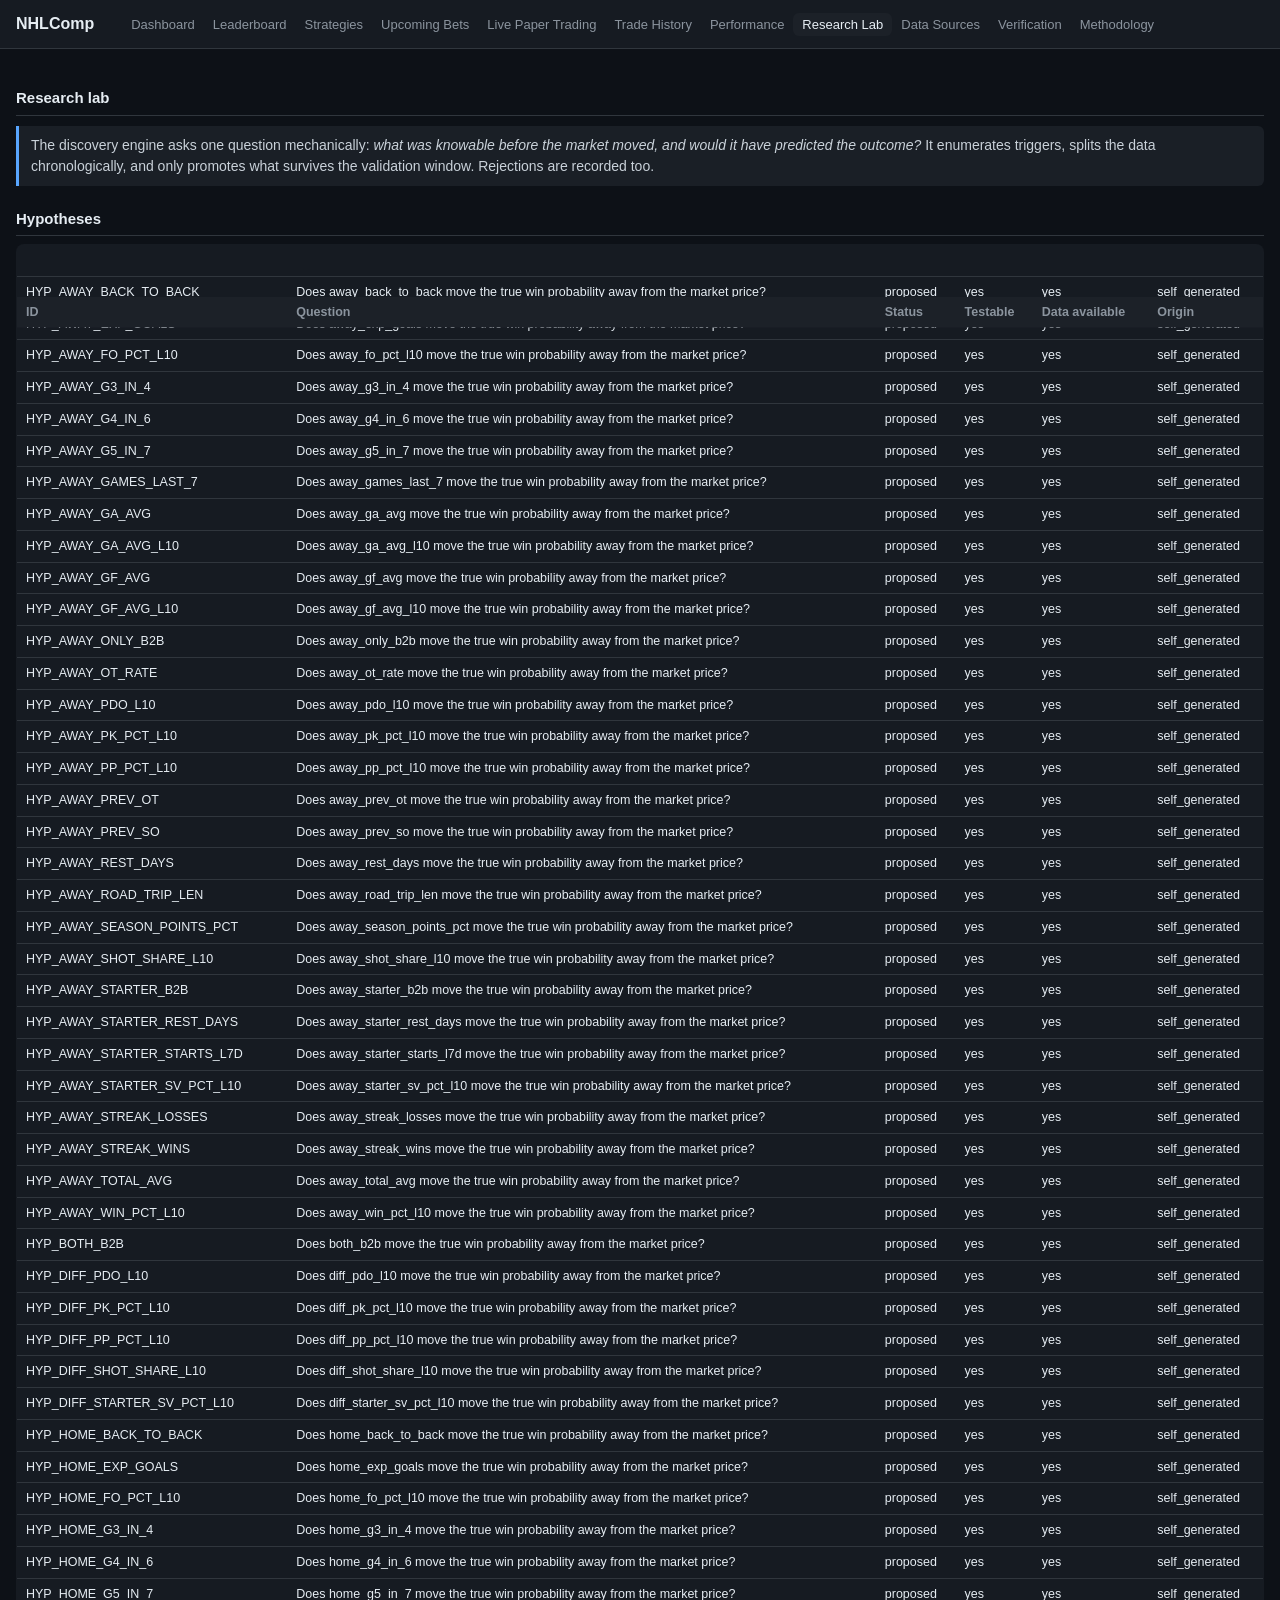
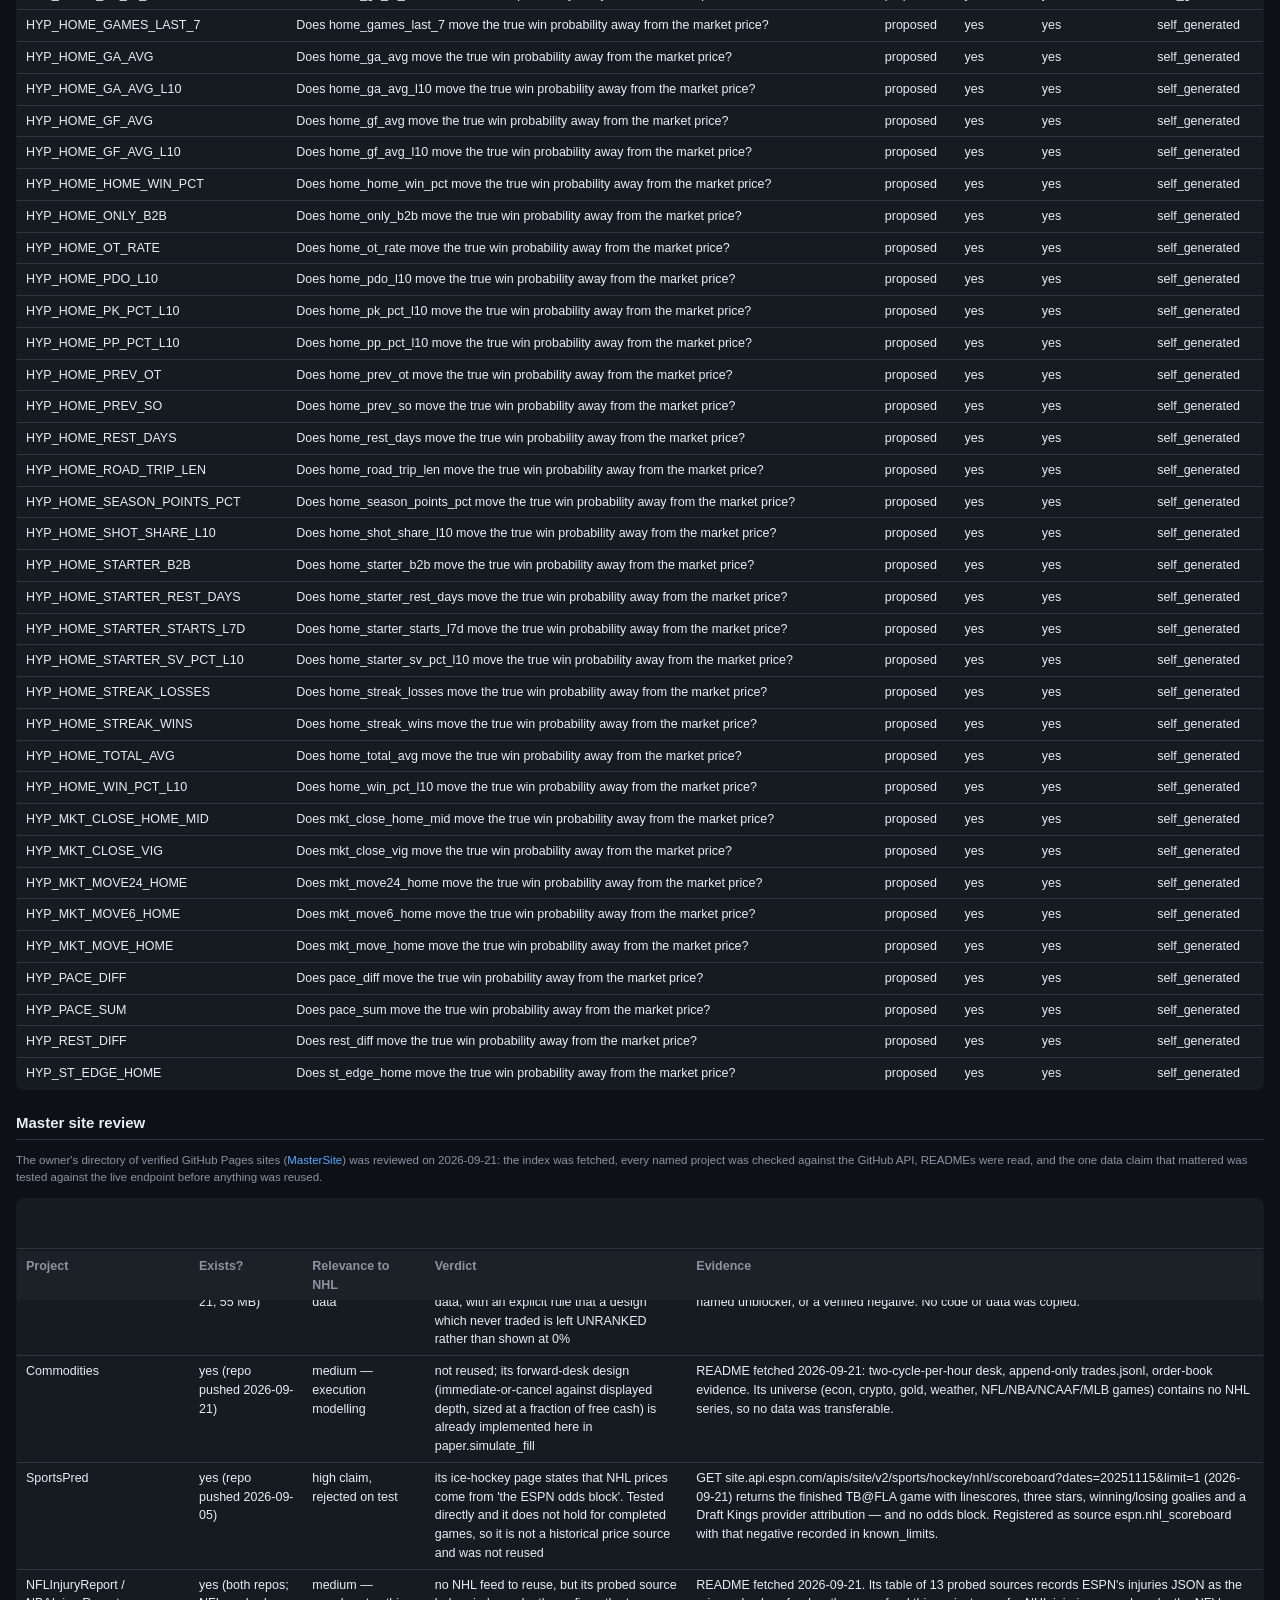
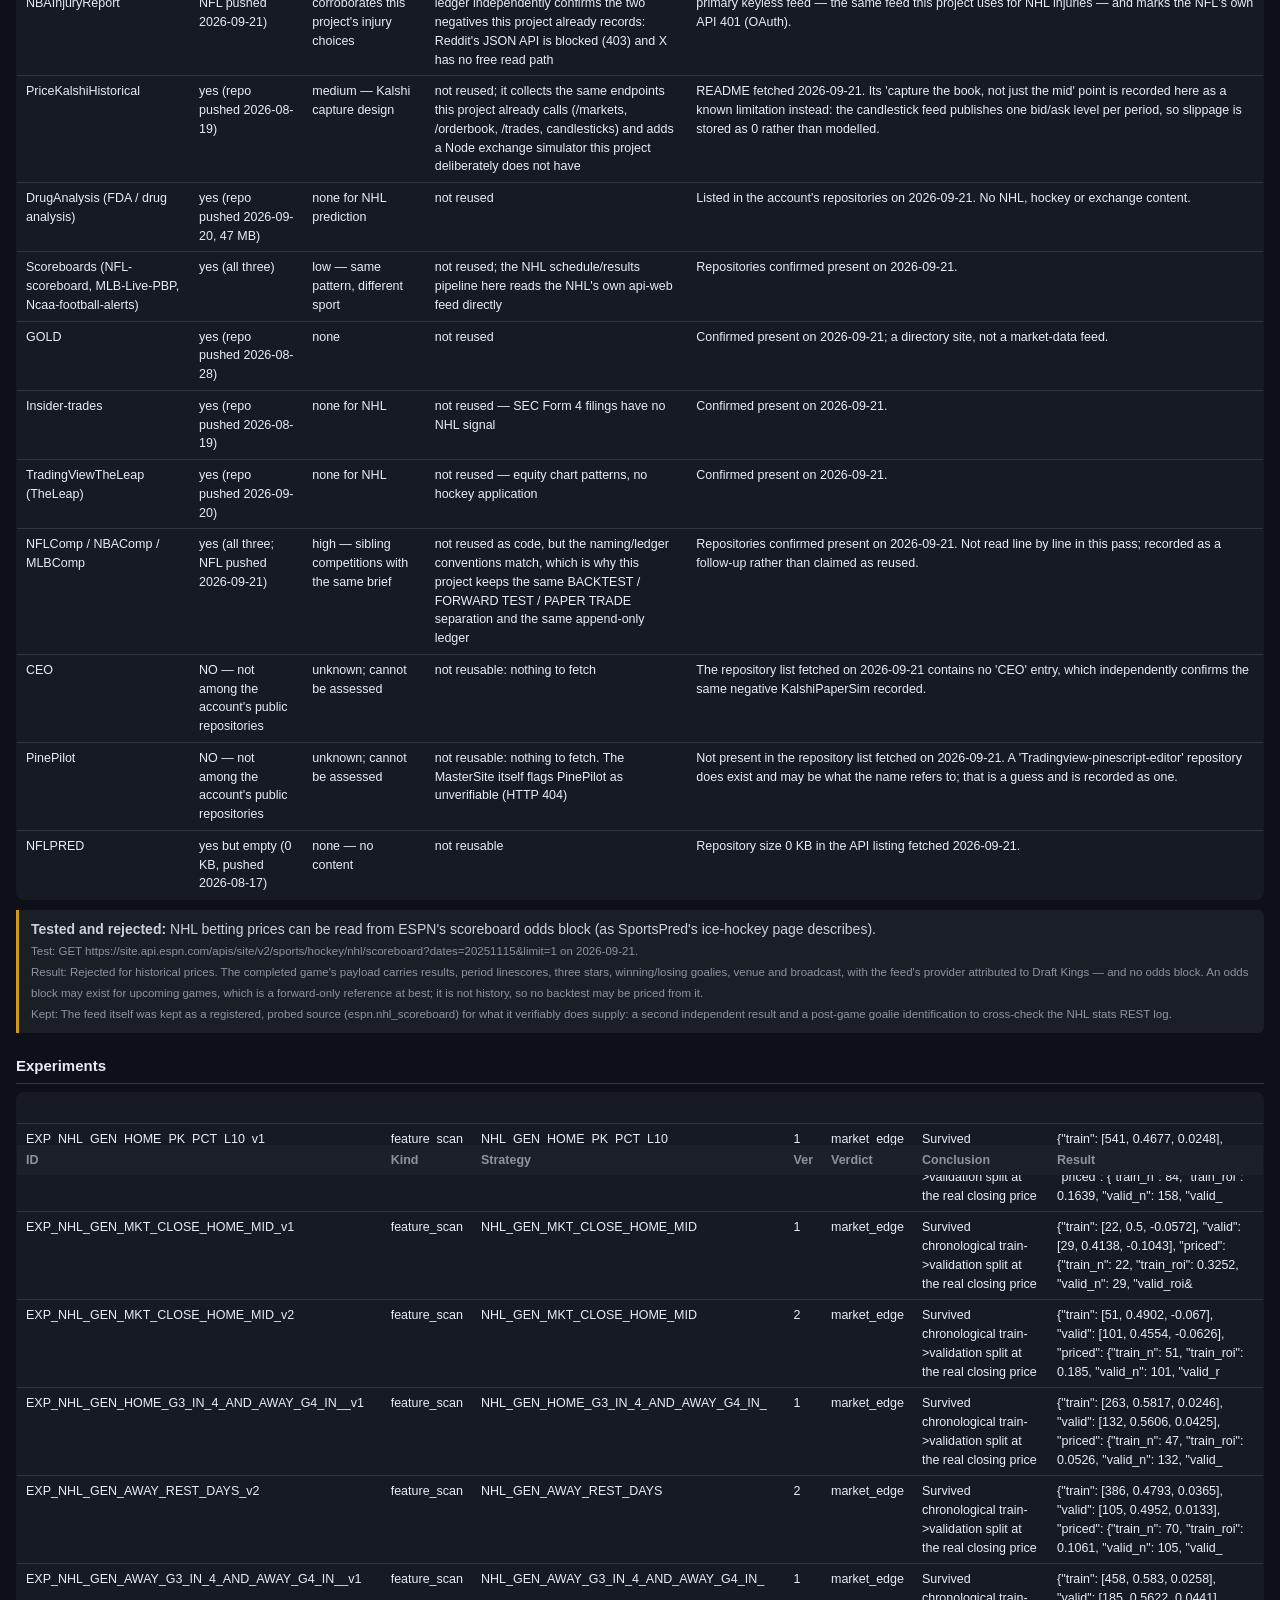
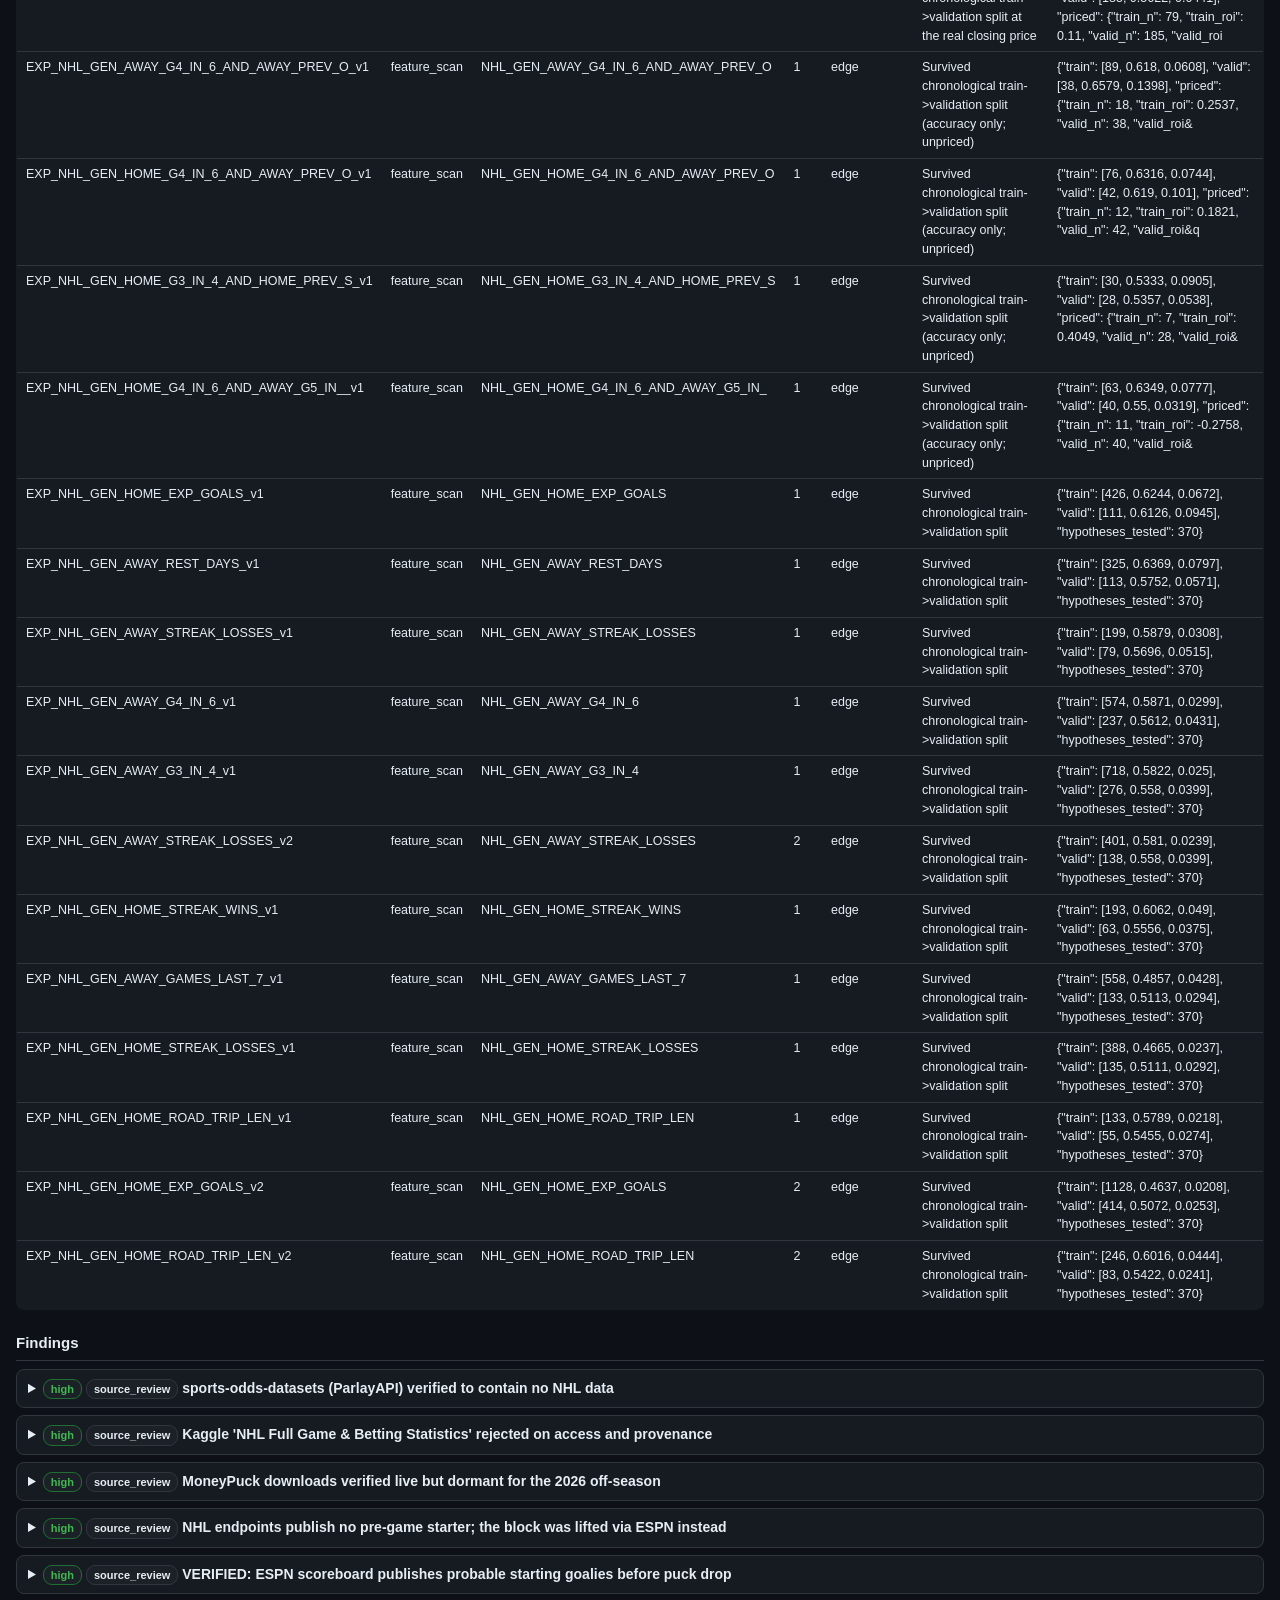
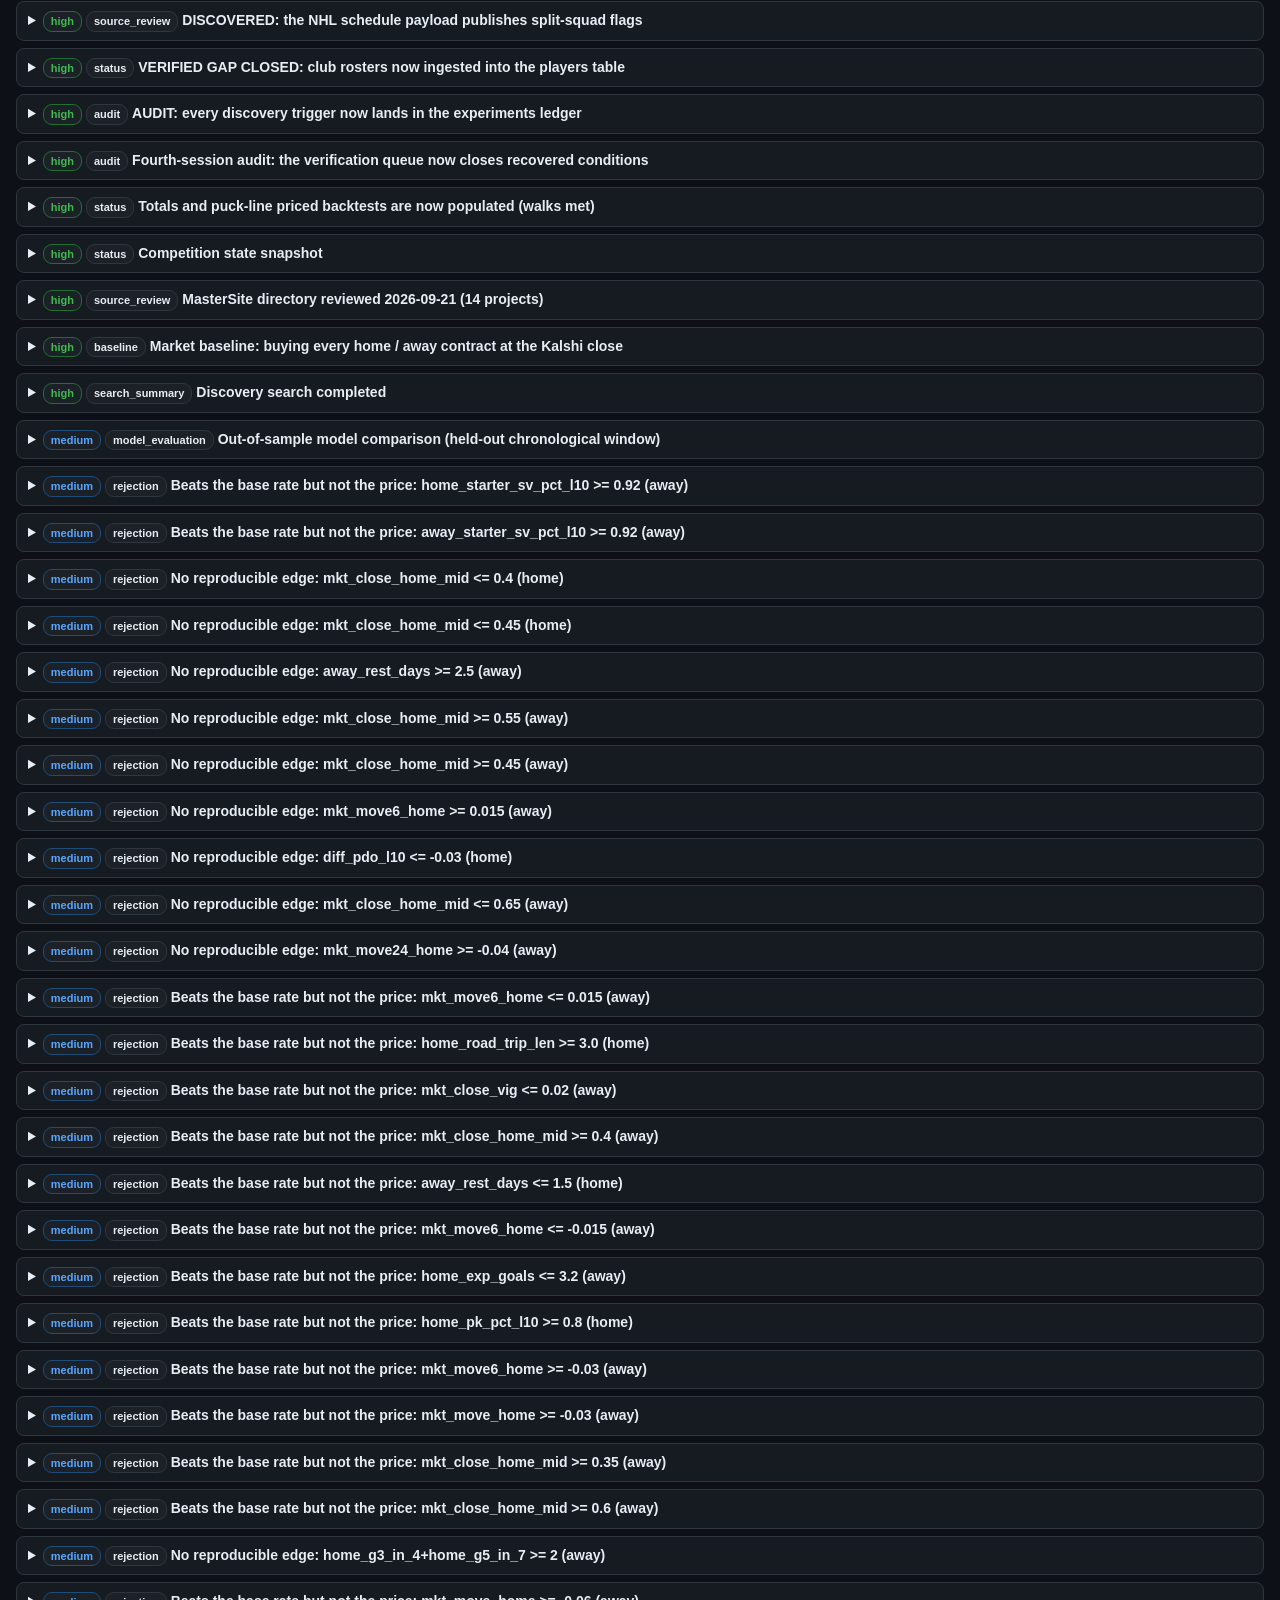
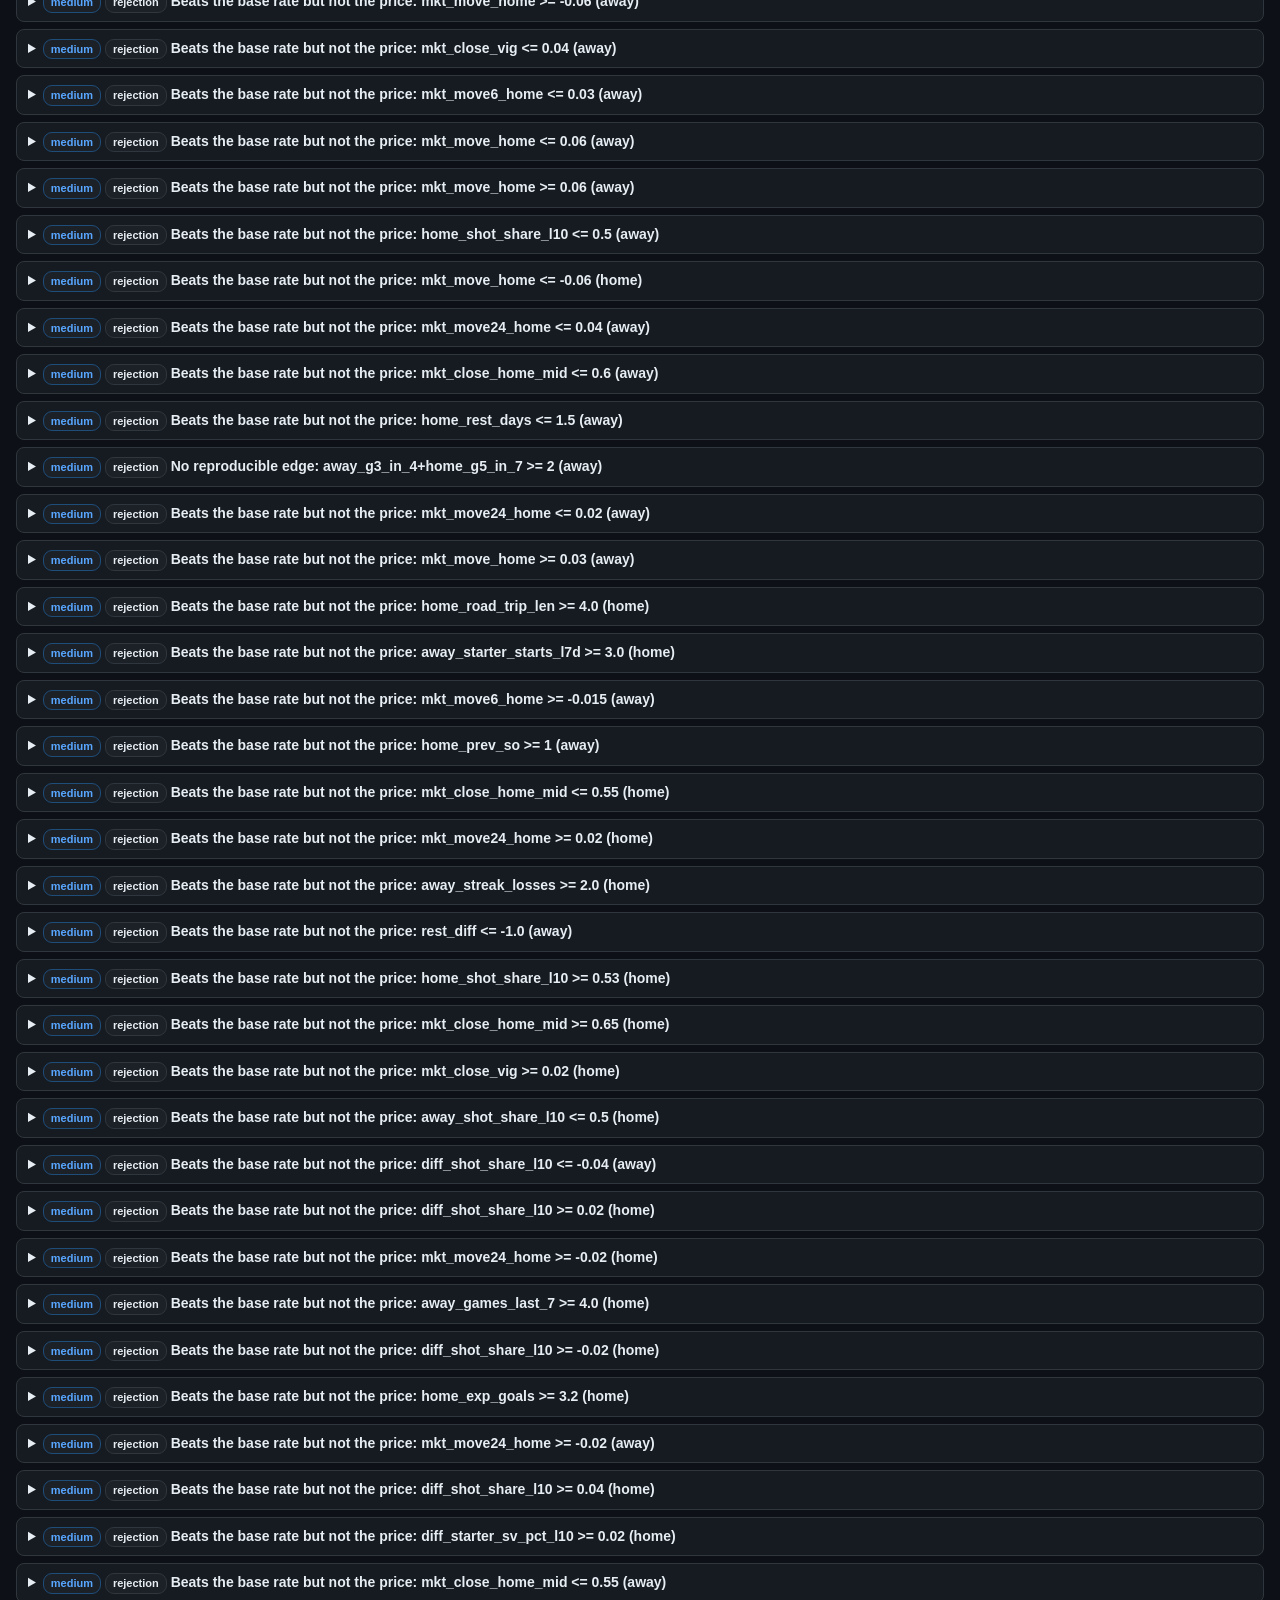
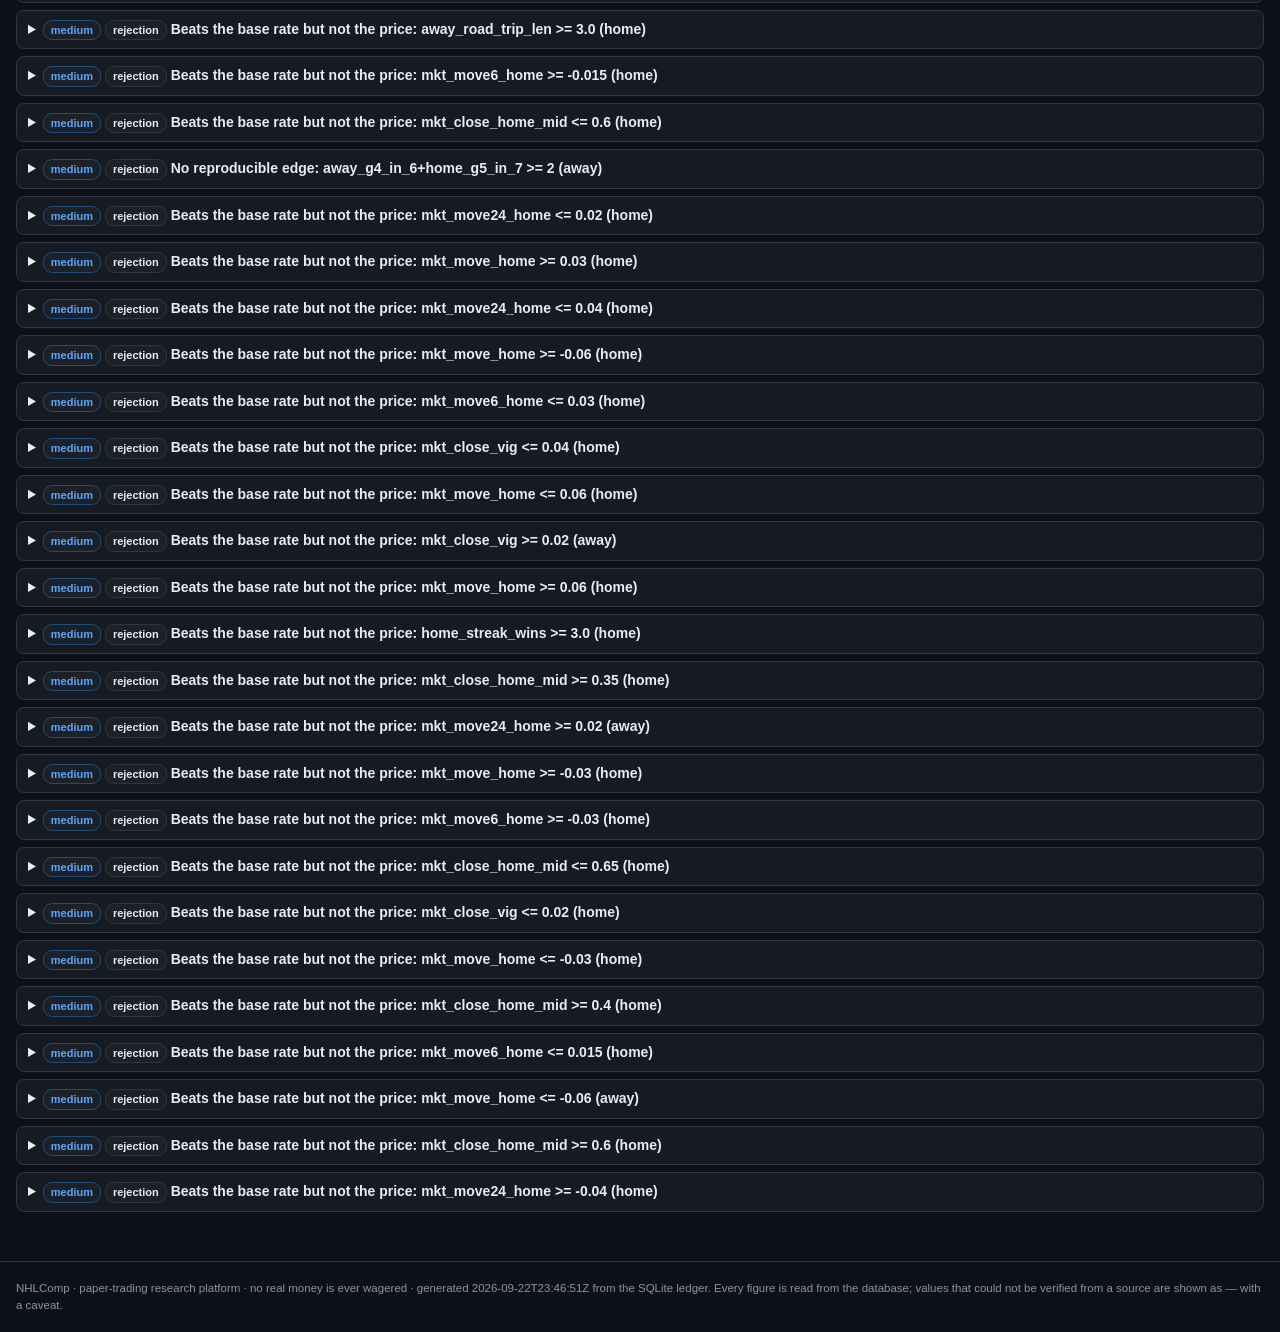
<file: docs/research.html>
<!doctype html>
<html lang="en"><head><meta charset="utf-8">
<meta name="viewport" content="width=device-width,initial-scale=1">
<title>Research Lab · NHLComp</title>
<link rel="stylesheet" href="assets/style.css">
<script src="assets/app.js" defer></script></head>
<body><header><h1>NHLComp</h1><nav><a class="" href="index.html">Dashboard</a><a class="" href="leaderboard.html">Leaderboard</a><a class="" href="strategies.html">Strategies</a><a class="" href="upcoming.html">Upcoming Bets</a><a class="" href="positions.html">Live Paper Trading</a><a class="" href="history.html">Trade History</a><a class="" href="performance.html">Performance</a><a class="on" href="research.html">Research Lab</a><a class="" href="sources.html">Data Sources</a><a class="" href="verification.html">Verification</a><a class="" href="methodology.html">Methodology</a></nav></header>
<main><h2>Research lab</h2><div class="note">The discovery engine asks one question mechanically: <i>what was knowable before the market moved, and would it have predicted the outcome?</i> It enumerates triggers, splits the data chronologically, and only promotes what survives the validation window. Rejections are recorded too.</div><h2>Hypotheses</h2><div class="wrap"><table id="hyp"><thead><tr><th class="" onclick="sortTable('hyp',0,'s')">ID</th><th class="" onclick="sortTable('hyp',1,'s')">Question</th><th class="" onclick="sortTable('hyp',2,'s')">Status</th><th class="" onclick="sortTable('hyp',3,'s')">Testable</th><th class="" onclick="sortTable('hyp',4,'s')">Data available</th><th class="" onclick="sortTable('hyp',5,'s')">Origin</th></tr></thead><tbody><tr><td class="">HYP_AWAY_BACK_TO_BACK</td><td class="">Does away_back_to_back move the true win probability away from the market price?</td><td class="">proposed</td><td class="">yes</td><td class="">yes</td><td class="">self_generated</td></tr><tr><td class="">HYP_AWAY_EXP_GOALS</td><td class="">Does away_exp_goals move the true win probability away from the market price?</td><td class="">proposed</td><td class="">yes</td><td class="">yes</td><td class="">self_generated</td></tr><tr><td class="">HYP_AWAY_FO_PCT_L10</td><td class="">Does away_fo_pct_l10 move the true win probability away from the market price?</td><td class="">proposed</td><td class="">yes</td><td class="">yes</td><td class="">self_generated</td></tr><tr><td class="">HYP_AWAY_G3_IN_4</td><td class="">Does away_g3_in_4 move the true win probability away from the market price?</td><td class="">proposed</td><td class="">yes</td><td class="">yes</td><td class="">self_generated</td></tr><tr><td class="">HYP_AWAY_G4_IN_6</td><td class="">Does away_g4_in_6 move the true win probability away from the market price?</td><td class="">proposed</td><td class="">yes</td><td class="">yes</td><td class="">self_generated</td></tr><tr><td class="">HYP_AWAY_G5_IN_7</td><td class="">Does away_g5_in_7 move the true win probability away from the market price?</td><td class="">proposed</td><td class="">yes</td><td class="">yes</td><td class="">self_generated</td></tr><tr><td class="">HYP_AWAY_GAMES_LAST_7</td><td class="">Does away_games_last_7 move the true win probability away from the market price?</td><td class="">proposed</td><td class="">yes</td><td class="">yes</td><td class="">self_generated</td></tr><tr><td class="">HYP_AWAY_GA_AVG</td><td class="">Does away_ga_avg move the true win probability away from the market price?</td><td class="">proposed</td><td class="">yes</td><td class="">yes</td><td class="">self_generated</td></tr><tr><td class="">HYP_AWAY_GA_AVG_L10</td><td class="">Does away_ga_avg_l10 move the true win probability away from the market price?</td><td class="">proposed</td><td class="">yes</td><td class="">yes</td><td class="">self_generated</td></tr><tr><td class="">HYP_AWAY_GF_AVG</td><td class="">Does away_gf_avg move the true win probability away from the market price?</td><td class="">proposed</td><td class="">yes</td><td class="">yes</td><td class="">self_generated</td></tr><tr><td class="">HYP_AWAY_GF_AVG_L10</td><td class="">Does away_gf_avg_l10 move the true win probability away from the market price?</td><td class="">proposed</td><td class="">yes</td><td class="">yes</td><td class="">self_generated</td></tr><tr><td class="">HYP_AWAY_ONLY_B2B</td><td class="">Does away_only_b2b move the true win probability away from the market price?</td><td class="">proposed</td><td class="">yes</td><td class="">yes</td><td class="">self_generated</td></tr><tr><td class="">HYP_AWAY_OT_RATE</td><td class="">Does away_ot_rate move the true win probability away from the market price?</td><td class="">proposed</td><td class="">yes</td><td class="">yes</td><td class="">self_generated</td></tr><tr><td class="">HYP_AWAY_PDO_L10</td><td class="">Does away_pdo_l10 move the true win probability away from the market price?</td><td class="">proposed</td><td class="">yes</td><td class="">yes</td><td class="">self_generated</td></tr><tr><td class="">HYP_AWAY_PK_PCT_L10</td><td class="">Does away_pk_pct_l10 move the true win probability away from the market price?</td><td class="">proposed</td><td class="">yes</td><td class="">yes</td><td class="">self_generated</td></tr><tr><td class="">HYP_AWAY_PP_PCT_L10</td><td class="">Does away_pp_pct_l10 move the true win probability away from the market price?</td><td class="">proposed</td><td class="">yes</td><td class="">yes</td><td class="">self_generated</td></tr><tr><td class="">HYP_AWAY_PREV_OT</td><td class="">Does away_prev_ot move the true win probability away from the market price?</td><td class="">proposed</td><td class="">yes</td><td class="">yes</td><td class="">self_generated</td></tr><tr><td class="">HYP_AWAY_PREV_SO</td><td class="">Does away_prev_so move the true win probability away from the market price?</td><td class="">proposed</td><td class="">yes</td><td class="">yes</td><td class="">self_generated</td></tr><tr><td class="">HYP_AWAY_REST_DAYS</td><td class="">Does away_rest_days move the true win probability away from the market price?</td><td class="">proposed</td><td class="">yes</td><td class="">yes</td><td class="">self_generated</td></tr><tr><td class="">HYP_AWAY_ROAD_TRIP_LEN</td><td class="">Does away_road_trip_len move the true win probability away from the market price?</td><td class="">proposed</td><td class="">yes</td><td class="">yes</td><td class="">self_generated</td></tr><tr><td class="">HYP_AWAY_SEASON_POINTS_PCT</td><td class="">Does away_season_points_pct move the true win probability away from the market price?</td><td class="">proposed</td><td class="">yes</td><td class="">yes</td><td class="">self_generated</td></tr><tr><td class="">HYP_AWAY_SHOT_SHARE_L10</td><td class="">Does away_shot_share_l10 move the true win probability away from the market price?</td><td class="">proposed</td><td class="">yes</td><td class="">yes</td><td class="">self_generated</td></tr><tr><td class="">HYP_AWAY_STARTER_B2B</td><td class="">Does away_starter_b2b move the true win probability away from the market price?</td><td class="">proposed</td><td class="">yes</td><td class="">yes</td><td class="">self_generated</td></tr><tr><td class="">HYP_AWAY_STARTER_REST_DAYS</td><td class="">Does away_starter_rest_days move the true win probability away from the market price?</td><td class="">proposed</td><td class="">yes</td><td class="">yes</td><td class="">self_generated</td></tr><tr><td class="">HYP_AWAY_STARTER_STARTS_L7D</td><td class="">Does away_starter_starts_l7d move the true win probability away from the market price?</td><td class="">proposed</td><td class="">yes</td><td class="">yes</td><td class="">self_generated</td></tr><tr><td class="">HYP_AWAY_STARTER_SV_PCT_L10</td><td class="">Does away_starter_sv_pct_l10 move the true win probability away from the market price?</td><td class="">proposed</td><td class="">yes</td><td class="">yes</td><td class="">self_generated</td></tr><tr><td class="">HYP_AWAY_STREAK_LOSSES</td><td class="">Does away_streak_losses move the true win probability away from the market price?</td><td class="">proposed</td><td class="">yes</td><td class="">yes</td><td class="">self_generated</td></tr><tr><td class="">HYP_AWAY_STREAK_WINS</td><td class="">Does away_streak_wins move the true win probability away from the market price?</td><td class="">proposed</td><td class="">yes</td><td class="">yes</td><td class="">self_generated</td></tr><tr><td class="">HYP_AWAY_TOTAL_AVG</td><td class="">Does away_total_avg move the true win probability away from the market price?</td><td class="">proposed</td><td class="">yes</td><td class="">yes</td><td class="">self_generated</td></tr><tr><td class="">HYP_AWAY_WIN_PCT_L10</td><td class="">Does away_win_pct_l10 move the true win probability away from the market price?</td><td class="">proposed</td><td class="">yes</td><td class="">yes</td><td class="">self_generated</td></tr><tr><td class="">HYP_BOTH_B2B</td><td class="">Does both_b2b move the true win probability away from the market price?</td><td class="">proposed</td><td class="">yes</td><td class="">yes</td><td class="">self_generated</td></tr><tr><td class="">HYP_DIFF_PDO_L10</td><td class="">Does diff_pdo_l10 move the true win probability away from the market price?</td><td class="">proposed</td><td class="">yes</td><td class="">yes</td><td class="">self_generated</td></tr><tr><td class="">HYP_DIFF_PK_PCT_L10</td><td class="">Does diff_pk_pct_l10 move the true win probability away from the market price?</td><td class="">proposed</td><td class="">yes</td><td class="">yes</td><td class="">self_generated</td></tr><tr><td class="">HYP_DIFF_PP_PCT_L10</td><td class="">Does diff_pp_pct_l10 move the true win probability away from the market price?</td><td class="">proposed</td><td class="">yes</td><td class="">yes</td><td class="">self_generated</td></tr><tr><td class="">HYP_DIFF_SHOT_SHARE_L10</td><td class="">Does diff_shot_share_l10 move the true win probability away from the market price?</td><td class="">proposed</td><td class="">yes</td><td class="">yes</td><td class="">self_generated</td></tr><tr><td class="">HYP_DIFF_STARTER_SV_PCT_L10</td><td class="">Does diff_starter_sv_pct_l10 move the true win probability away from the market price?</td><td class="">proposed</td><td class="">yes</td><td class="">yes</td><td class="">self_generated</td></tr><tr><td class="">HYP_HOME_BACK_TO_BACK</td><td class="">Does home_back_to_back move the true win probability away from the market price?</td><td class="">proposed</td><td class="">yes</td><td class="">yes</td><td class="">self_generated</td></tr><tr><td class="">HYP_HOME_EXP_GOALS</td><td class="">Does home_exp_goals move the true win probability away from the market price?</td><td class="">proposed</td><td class="">yes</td><td class="">yes</td><td class="">self_generated</td></tr><tr><td class="">HYP_HOME_FO_PCT_L10</td><td class="">Does home_fo_pct_l10 move the true win probability away from the market price?</td><td class="">proposed</td><td class="">yes</td><td class="">yes</td><td class="">self_generated</td></tr><tr><td class="">HYP_HOME_G3_IN_4</td><td class="">Does home_g3_in_4 move the true win probability away from the market price?</td><td class="">proposed</td><td class="">yes</td><td class="">yes</td><td class="">self_generated</td></tr><tr><td class="">HYP_HOME_G4_IN_6</td><td class="">Does home_g4_in_6 move the true win probability away from the market price?</td><td class="">proposed</td><td class="">yes</td><td class="">yes</td><td class="">self_generated</td></tr><tr><td class="">HYP_HOME_G5_IN_7</td><td class="">Does home_g5_in_7 move the true win probability away from the market price?</td><td class="">proposed</td><td class="">yes</td><td class="">yes</td><td class="">self_generated</td></tr><tr><td class="">HYP_HOME_GAMES_LAST_7</td><td class="">Does home_games_last_7 move the true win probability away from the market price?</td><td class="">proposed</td><td class="">yes</td><td class="">yes</td><td class="">self_generated</td></tr><tr><td class="">HYP_HOME_GA_AVG</td><td class="">Does home_ga_avg move the true win probability away from the market price?</td><td class="">proposed</td><td class="">yes</td><td class="">yes</td><td class="">self_generated</td></tr><tr><td class="">HYP_HOME_GA_AVG_L10</td><td class="">Does home_ga_avg_l10 move the true win probability away from the market price?</td><td class="">proposed</td><td class="">yes</td><td class="">yes</td><td class="">self_generated</td></tr><tr><td class="">HYP_HOME_GF_AVG</td><td class="">Does home_gf_avg move the true win probability away from the market price?</td><td class="">proposed</td><td class="">yes</td><td class="">yes</td><td class="">self_generated</td></tr><tr><td class="">HYP_HOME_GF_AVG_L10</td><td class="">Does home_gf_avg_l10 move the true win probability away from the market price?</td><td class="">proposed</td><td class="">yes</td><td class="">yes</td><td class="">self_generated</td></tr><tr><td class="">HYP_HOME_HOME_WIN_PCT</td><td class="">Does home_home_win_pct move the true win probability away from the market price?</td><td class="">proposed</td><td class="">yes</td><td class="">yes</td><td class="">self_generated</td></tr><tr><td class="">HYP_HOME_ONLY_B2B</td><td class="">Does home_only_b2b move the true win probability away from the market price?</td><td class="">proposed</td><td class="">yes</td><td class="">yes</td><td class="">self_generated</td></tr><tr><td class="">HYP_HOME_OT_RATE</td><td class="">Does home_ot_rate move the true win probability away from the market price?</td><td class="">proposed</td><td class="">yes</td><td class="">yes</td><td class="">self_generated</td></tr><tr><td class="">HYP_HOME_PDO_L10</td><td class="">Does home_pdo_l10 move the true win probability away from the market price?</td><td class="">proposed</td><td class="">yes</td><td class="">yes</td><td class="">self_generated</td></tr><tr><td class="">HYP_HOME_PK_PCT_L10</td><td class="">Does home_pk_pct_l10 move the true win probability away from the market price?</td><td class="">proposed</td><td class="">yes</td><td class="">yes</td><td class="">self_generated</td></tr><tr><td class="">HYP_HOME_PP_PCT_L10</td><td class="">Does home_pp_pct_l10 move the true win probability away from the market price?</td><td class="">proposed</td><td class="">yes</td><td class="">yes</td><td class="">self_generated</td></tr><tr><td class="">HYP_HOME_PREV_OT</td><td class="">Does home_prev_ot move the true win probability away from the market price?</td><td class="">proposed</td><td class="">yes</td><td class="">yes</td><td class="">self_generated</td></tr><tr><td class="">HYP_HOME_PREV_SO</td><td class="">Does home_prev_so move the true win probability away from the market price?</td><td class="">proposed</td><td class="">yes</td><td class="">yes</td><td class="">self_generated</td></tr><tr><td class="">HYP_HOME_REST_DAYS</td><td class="">Does home_rest_days move the true win probability away from the market price?</td><td class="">proposed</td><td class="">yes</td><td class="">yes</td><td class="">self_generated</td></tr><tr><td class="">HYP_HOME_ROAD_TRIP_LEN</td><td class="">Does home_road_trip_len move the true win probability away from the market price?</td><td class="">proposed</td><td class="">yes</td><td class="">yes</td><td class="">self_generated</td></tr><tr><td class="">HYP_HOME_SEASON_POINTS_PCT</td><td class="">Does home_season_points_pct move the true win probability away from the market price?</td><td class="">proposed</td><td class="">yes</td><td class="">yes</td><td class="">self_generated</td></tr><tr><td class="">HYP_HOME_SHOT_SHARE_L10</td><td class="">Does home_shot_share_l10 move the true win probability away from the market price?</td><td class="">proposed</td><td class="">yes</td><td class="">yes</td><td class="">self_generated</td></tr><tr><td class="">HYP_HOME_STARTER_B2B</td><td class="">Does home_starter_b2b move the true win probability away from the market price?</td><td class="">proposed</td><td class="">yes</td><td class="">yes</td><td class="">self_generated</td></tr><tr><td class="">HYP_HOME_STARTER_REST_DAYS</td><td class="">Does home_starter_rest_days move the true win probability away from the market price?</td><td class="">proposed</td><td class="">yes</td><td class="">yes</td><td class="">self_generated</td></tr><tr><td class="">HYP_HOME_STARTER_STARTS_L7D</td><td class="">Does home_starter_starts_l7d move the true win probability away from the market price?</td><td class="">proposed</td><td class="">yes</td><td class="">yes</td><td class="">self_generated</td></tr><tr><td class="">HYP_HOME_STARTER_SV_PCT_L10</td><td class="">Does home_starter_sv_pct_l10 move the true win probability away from the market price?</td><td class="">proposed</td><td class="">yes</td><td class="">yes</td><td class="">self_generated</td></tr><tr><td class="">HYP_HOME_STREAK_LOSSES</td><td class="">Does home_streak_losses move the true win probability away from the market price?</td><td class="">proposed</td><td class="">yes</td><td class="">yes</td><td class="">self_generated</td></tr><tr><td class="">HYP_HOME_STREAK_WINS</td><td class="">Does home_streak_wins move the true win probability away from the market price?</td><td class="">proposed</td><td class="">yes</td><td class="">yes</td><td class="">self_generated</td></tr><tr><td class="">HYP_HOME_TOTAL_AVG</td><td class="">Does home_total_avg move the true win probability away from the market price?</td><td class="">proposed</td><td class="">yes</td><td class="">yes</td><td class="">self_generated</td></tr><tr><td class="">HYP_HOME_WIN_PCT_L10</td><td class="">Does home_win_pct_l10 move the true win probability away from the market price?</td><td class="">proposed</td><td class="">yes</td><td class="">yes</td><td class="">self_generated</td></tr><tr><td class="">HYP_MKT_CLOSE_HOME_MID</td><td class="">Does mkt_close_home_mid move the true win probability away from the market price?</td><td class="">proposed</td><td class="">yes</td><td class="">yes</td><td class="">self_generated</td></tr><tr><td class="">HYP_MKT_CLOSE_VIG</td><td class="">Does mkt_close_vig move the true win probability away from the market price?</td><td class="">proposed</td><td class="">yes</td><td class="">yes</td><td class="">self_generated</td></tr><tr><td class="">HYP_MKT_MOVE24_HOME</td><td class="">Does mkt_move24_home move the true win probability away from the market price?</td><td class="">proposed</td><td class="">yes</td><td class="">yes</td><td class="">self_generated</td></tr><tr><td class="">HYP_MKT_MOVE6_HOME</td><td class="">Does mkt_move6_home move the true win probability away from the market price?</td><td class="">proposed</td><td class="">yes</td><td class="">yes</td><td class="">self_generated</td></tr><tr><td class="">HYP_MKT_MOVE_HOME</td><td class="">Does mkt_move_home move the true win probability away from the market price?</td><td class="">proposed</td><td class="">yes</td><td class="">yes</td><td class="">self_generated</td></tr><tr><td class="">HYP_PACE_DIFF</td><td class="">Does pace_diff move the true win probability away from the market price?</td><td class="">proposed</td><td class="">yes</td><td class="">yes</td><td class="">self_generated</td></tr><tr><td class="">HYP_PACE_SUM</td><td class="">Does pace_sum move the true win probability away from the market price?</td><td class="">proposed</td><td class="">yes</td><td class="">yes</td><td class="">self_generated</td></tr><tr><td class="">HYP_REST_DIFF</td><td class="">Does rest_diff move the true win probability away from the market price?</td><td class="">proposed</td><td class="">yes</td><td class="">yes</td><td class="">self_generated</td></tr><tr><td class="">HYP_ST_EDGE_HOME</td><td class="">Does st_edge_home move the true win probability away from the market price?</td><td class="">proposed</td><td class="">yes</td><td class="">yes</td><td class="">self_generated</td></tr></tbody></table></div><h2>Master site review</h2><p class="small">The owner's directory of verified GitHub Pages sites (<a href="https://buffedlizard55-lab.github.io/MasterSite/">MasterSite</a>) was reviewed on 2026-09-21: the index was fetched, every named project was checked against the GitHub API, READMEs were read, and the one data claim that mattered was tested against the live endpoint before anything was reused.</p><div class="wrap"><table id="msite"><thead><tr><th class="" onclick="sortTable('msite',0,'s')">Project</th><th class="" onclick="sortTable('msite',1,'s')">Exists?</th><th class="" onclick="sortTable('msite',2,'s')">Relevance to NHL</th><th class="" onclick="sortTable('msite',3,'s')">Verdict</th><th class="" onclick="sortTable('msite',4,'s')">Evidence</th></tr></thead><tbody><tr><td class="">KalshiPaperSim</td><td class="">yes (repo pushed 2026-09-21, 55 MB)</td><td class="">high — methodology, not data</td><td class="">methodology reused: a paper-trading competition scored on captured exchange data, with an explicit rule that a design which never traded is left UNRANKED rather than shown at 0%</td><td class="">README fetched 2026-09-21. Its own directory review (src/signal-sources.js) is the pattern this project follows: every candidate source ends in exactly one of three states — traded, blocked with a named unblocker, or a verified negative. No code or data was copied.</td></tr><tr><td class="">Commodities</td><td class="">yes (repo pushed 2026-09-21)</td><td class="">medium — execution modelling</td><td class="">not reused; its forward-desk design (immediate-or-cancel against displayed depth, sized at a fraction of free cash) is already implemented here in paper.simulate_fill</td><td class="">README fetched 2026-09-21: two-cycle-per-hour desk, append-only trades.jsonl, order-book evidence. Its universe (econ, crypto, gold, weather, NFL/NBA/NCAAF/MLB games) contains no NHL series, so no data was transferable.</td></tr><tr><td class="">SportsPred</td><td class="">yes (repo pushed 2026-09-05)</td><td class="">high claim, rejected on test</td><td class="">its ice-hockey page states that NHL prices come from &#x27;the ESPN odds block&#x27;. Tested directly and it does not hold for completed games, so it is not a historical price source and was not reused</td><td class="">GET site.api.espn.com/apis/site/v2/sports/hockey/nhl/scoreboard?dates=20251115&amp;limit=1 (2026-09-21) returns the finished TB@FLA game with linescores, three stars, winning/losing goalies and a Draft Kings provider attribution — and no odds block. Registered as source espn.nhl_scoreboard with that negative recorded in known_limits.</td></tr><tr><td class="">NFLInjuryReport / NBAInjuryReport</td><td class="">yes (both repos; NFL pushed 2026-09-21)</td><td class="">medium — corroborates this project&#x27;s injury choices</td><td class="">no NHL feed to reuse, but its probed source ledger independently confirms the two negatives this project already records: Reddit&#x27;s JSON API is blocked (403) and X has no free read path</td><td class="">README fetched 2026-09-21. Its table of 13 probed sources records ESPN&#x27;s injuries JSON as the primary keyless feed — the same feed this project uses for NHL injuries — and marks the NFL&#x27;s own API 401 (OAuth).</td></tr><tr><td class="">PriceKalshiHistorical</td><td class="">yes (repo pushed 2026-08-19)</td><td class="">medium — Kalshi capture design</td><td class="">not reused; it collects the same endpoints this project already calls (/markets, /orderbook, /trades, candlesticks) and adds a Node exchange simulator this project deliberately does not have</td><td class="">README fetched 2026-09-21. Its &#x27;capture the book, not just the mid&#x27; point is recorded here as a known limitation instead: the candlestick feed publishes one bid/ask level per period, so slippage is stored as 0 rather than modelled.</td></tr><tr><td class="">DrugAnalysis (FDA / drug analysis)</td><td class="">yes (repo pushed 2026-09-20, 47 MB)</td><td class="">none for NHL prediction</td><td class="">not reused</td><td class="">Listed in the account&#x27;s repositories on 2026-09-21. No NHL, hockey or exchange content.</td></tr><tr><td class="">Scoreboards (NFL-scoreboard, MLB-Live-PBP, Ncaa-football-alerts)</td><td class="">yes (all three)</td><td class="">low — same pattern, different sport</td><td class="">not reused; the NHL schedule/results pipeline here reads the NHL&#x27;s own api-web feed directly</td><td class="">Repositories confirmed present on 2026-09-21.</td></tr><tr><td class="">GOLD</td><td class="">yes (repo pushed 2026-08-28)</td><td class="">none</td><td class="">not reused</td><td class="">Confirmed present on 2026-09-21; a directory site, not a market-data feed.</td></tr><tr><td class="">Insider-trades</td><td class="">yes (repo pushed 2026-08-19)</td><td class="">none for NHL</td><td class="">not reused — SEC Form 4 filings have no NHL signal</td><td class="">Confirmed present on 2026-09-21.</td></tr><tr><td class="">TradingViewTheLeap (TheLeap)</td><td class="">yes (repo pushed 2026-09-20)</td><td class="">none for NHL</td><td class="">not reused — equity chart patterns, no hockey application</td><td class="">Confirmed present on 2026-09-21.</td></tr><tr><td class="">NFLComp / NBAComp / MLBComp</td><td class="">yes (all three; NFL pushed 2026-09-21)</td><td class="">high — sibling competitions with the same brief</td><td class="">not reused as code, but the naming/ledger conventions match, which is why this project keeps the same BACKTEST / FORWARD TEST / PAPER TRADE separation and the same append-only ledger</td><td class="">Repositories confirmed present on 2026-09-21. Not read line by line in this pass; recorded as a follow-up rather than claimed as reused.</td></tr><tr><td class="">CEO</td><td class="">NO — not among the account&#x27;s public repositories</td><td class="">unknown; cannot be assessed</td><td class="">not reusable: nothing to fetch</td><td class="">The repository list fetched on 2026-09-21 contains no &#x27;CEO&#x27; entry, which independently confirms the same negative KalshiPaperSim recorded.</td></tr><tr><td class="">PinePilot</td><td class="">NO — not among the account&#x27;s public repositories</td><td class="">unknown; cannot be assessed</td><td class="">not reusable: nothing to fetch. The MasterSite itself flags PinePilot as unverifiable (HTTP 404)</td><td class="">Not present in the repository list fetched on 2026-09-21. A &#x27;Tradingview-pinescript-editor&#x27; repository does exist and may be what the name refers to; that is a guess and is recorded as one.</td></tr><tr><td class="">NFLPRED</td><td class="">yes but empty (0 KB, pushed 2026-08-17)</td><td class="">none — no content</td><td class="">not reusable</td><td class="">Repository size 0 KB in the API listing fetched 2026-09-21.</td></tr></tbody></table></div><div class="note caveat"><b>Tested and rejected:</b> NHL betting prices can be read from ESPN&#x27;s scoreboard odds block (as SportsPred&#x27;s ice-hockey page describes).<br><span class="small">Test: GET https://site.api.espn.com/apis/site/v2/sports/hockey/nhl/scoreboard?dates=20251115&amp;limit=1 on 2026-09-21.<br>Result: Rejected for historical prices. The completed game&#x27;s payload carries results, period linescores, three stars, winning/losing goalies, venue and broadcast, with the feed&#x27;s provider attributed to Draft Kings — and no odds block. An odds block may exist for upcoming games, which is a forward-only reference at best; it is not history, so no backtest may be priced from it.<br>Kept: The feed itself was kept as a registered, probed source (espn.nhl_scoreboard) for what it verifiably does supply: a second independent result and a post-game goalie identification to cross-check the NHL stats REST log.</span></div><h2>Experiments</h2><div class="wrap"><table id="exp"><thead><tr><th class="" onclick="sortTable('exp',0,'s')">ID</th><th class="" onclick="sortTable('exp',1,'s')">Kind</th><th class="" onclick="sortTable('exp',2,'s')">Strategy</th><th class="" onclick="sortTable('exp',3,'s')">Ver</th><th class="" onclick="sortTable('exp',4,'s')">Verdict</th><th class="" onclick="sortTable('exp',5,'s')">Conclusion</th><th class="" onclick="sortTable('exp',6,'s')">Result</th></tr></thead><tbody><tr><td class="">EXP_NHL_GEN_HOME_PK_PCT_L10_v1</td><td class="">feature_scan</td><td class="">NHL_GEN_HOME_PK_PCT_L10</td><td class="">1</td><td class="">market_edge</td><td class="">Survived chronological train-&gt;validation split at the real closing price</td><td class="">{&quot;train&quot;: [541, 0.4677, 0.0248], &quot;valid&quot;: [158, 0.5633, 0.0814], &quot;priced&quot;: {&quot;train_n&quot;: 84, &quot;train_roi&quot;: 0.1639, &quot;valid_n&quot;: 158, &quot;valid_</td></tr><tr><td class="">EXP_NHL_GEN_MKT_CLOSE_HOME_MID_v1</td><td class="">feature_scan</td><td class="">NHL_GEN_MKT_CLOSE_HOME_MID</td><td class="">1</td><td class="">market_edge</td><td class="">Survived chronological train-&gt;validation split at the real closing price</td><td class="">{&quot;train&quot;: [22, 0.5, -0.0572], &quot;valid&quot;: [29, 0.4138, -0.1043], &quot;priced&quot;: {&quot;train_n&quot;: 22, &quot;train_roi&quot;: 0.3252, &quot;valid_n&quot;: 29, &quot;valid_roi&</td></tr><tr><td class="">EXP_NHL_GEN_MKT_CLOSE_HOME_MID_v2</td><td class="">feature_scan</td><td class="">NHL_GEN_MKT_CLOSE_HOME_MID</td><td class="">2</td><td class="">market_edge</td><td class="">Survived chronological train-&gt;validation split at the real closing price</td><td class="">{&quot;train&quot;: [51, 0.4902, -0.067], &quot;valid&quot;: [101, 0.4554, -0.0626], &quot;priced&quot;: {&quot;train_n&quot;: 51, &quot;train_roi&quot;: 0.185, &quot;valid_n&quot;: 101, &quot;valid_r</td></tr><tr><td class="">EXP_NHL_GEN_HOME_G3_IN_4_AND_AWAY_G4_IN__v1</td><td class="">feature_scan</td><td class="">NHL_GEN_HOME_G3_IN_4_AND_AWAY_G4_IN_</td><td class="">1</td><td class="">market_edge</td><td class="">Survived chronological train-&gt;validation split at the real closing price</td><td class="">{&quot;train&quot;: [263, 0.5817, 0.0246], &quot;valid&quot;: [132, 0.5606, 0.0425], &quot;priced&quot;: {&quot;train_n&quot;: 47, &quot;train_roi&quot;: 0.0526, &quot;valid_n&quot;: 132, &quot;valid_</td></tr><tr><td class="">EXP_NHL_GEN_AWAY_REST_DAYS_v2</td><td class="">feature_scan</td><td class="">NHL_GEN_AWAY_REST_DAYS</td><td class="">2</td><td class="">market_edge</td><td class="">Survived chronological train-&gt;validation split at the real closing price</td><td class="">{&quot;train&quot;: [386, 0.4793, 0.0365], &quot;valid&quot;: [105, 0.4952, 0.0133], &quot;priced&quot;: {&quot;train_n&quot;: 70, &quot;train_roi&quot;: 0.1061, &quot;valid_n&quot;: 105, &quot;valid_</td></tr><tr><td class="">EXP_NHL_GEN_AWAY_G3_IN_4_AND_AWAY_G4_IN__v1</td><td class="">feature_scan</td><td class="">NHL_GEN_AWAY_G3_IN_4_AND_AWAY_G4_IN_</td><td class="">1</td><td class="">market_edge</td><td class="">Survived chronological train-&gt;validation split at the real closing price</td><td class="">{&quot;train&quot;: [458, 0.583, 0.0258], &quot;valid&quot;: [185, 0.5622, 0.0441], &quot;priced&quot;: {&quot;train_n&quot;: 79, &quot;train_roi&quot;: 0.11, &quot;valid_n&quot;: 185, &quot;valid_roi</td></tr><tr><td class="">EXP_NHL_GEN_AWAY_G4_IN_6_AND_AWAY_PREV_O_v1</td><td class="">feature_scan</td><td class="">NHL_GEN_AWAY_G4_IN_6_AND_AWAY_PREV_O</td><td class="">1</td><td class="">edge</td><td class="">Survived chronological train-&gt;validation split (accuracy only; unpriced)</td><td class="">{&quot;train&quot;: [89, 0.618, 0.0608], &quot;valid&quot;: [38, 0.6579, 0.1398], &quot;priced&quot;: {&quot;train_n&quot;: 18, &quot;train_roi&quot;: 0.2537, &quot;valid_n&quot;: 38, &quot;valid_roi&</td></tr><tr><td class="">EXP_NHL_GEN_HOME_G4_IN_6_AND_AWAY_PREV_O_v1</td><td class="">feature_scan</td><td class="">NHL_GEN_HOME_G4_IN_6_AND_AWAY_PREV_O</td><td class="">1</td><td class="">edge</td><td class="">Survived chronological train-&gt;validation split (accuracy only; unpriced)</td><td class="">{&quot;train&quot;: [76, 0.6316, 0.0744], &quot;valid&quot;: [42, 0.619, 0.101], &quot;priced&quot;: {&quot;train_n&quot;: 12, &quot;train_roi&quot;: 0.1821, &quot;valid_n&quot;: 42, &quot;valid_roi&q</td></tr><tr><td class="">EXP_NHL_GEN_HOME_G3_IN_4_AND_HOME_PREV_S_v1</td><td class="">feature_scan</td><td class="">NHL_GEN_HOME_G3_IN_4_AND_HOME_PREV_S</td><td class="">1</td><td class="">edge</td><td class="">Survived chronological train-&gt;validation split (accuracy only; unpriced)</td><td class="">{&quot;train&quot;: [30, 0.5333, 0.0905], &quot;valid&quot;: [28, 0.5357, 0.0538], &quot;priced&quot;: {&quot;train_n&quot;: 7, &quot;train_roi&quot;: 0.4049, &quot;valid_n&quot;: 28, &quot;valid_roi&</td></tr><tr><td class="">EXP_NHL_GEN_HOME_G4_IN_6_AND_AWAY_G5_IN__v1</td><td class="">feature_scan</td><td class="">NHL_GEN_HOME_G4_IN_6_AND_AWAY_G5_IN_</td><td class="">1</td><td class="">edge</td><td class="">Survived chronological train-&gt;validation split (accuracy only; unpriced)</td><td class="">{&quot;train&quot;: [63, 0.6349, 0.0777], &quot;valid&quot;: [40, 0.55, 0.0319], &quot;priced&quot;: {&quot;train_n&quot;: 11, &quot;train_roi&quot;: -0.2758, &quot;valid_n&quot;: 40, &quot;valid_roi&</td></tr><tr><td class="">EXP_NHL_GEN_HOME_EXP_GOALS_v1</td><td class="">feature_scan</td><td class="">NHL_GEN_HOME_EXP_GOALS</td><td class="">1</td><td class="">edge</td><td class="">Survived chronological train-&gt;validation split</td><td class="">{&quot;train&quot;: [426, 0.6244, 0.0672], &quot;valid&quot;: [111, 0.6126, 0.0945], &quot;hypotheses_tested&quot;: 370}</td></tr><tr><td class="">EXP_NHL_GEN_AWAY_REST_DAYS_v1</td><td class="">feature_scan</td><td class="">NHL_GEN_AWAY_REST_DAYS</td><td class="">1</td><td class="">edge</td><td class="">Survived chronological train-&gt;validation split</td><td class="">{&quot;train&quot;: [325, 0.6369, 0.0797], &quot;valid&quot;: [113, 0.5752, 0.0571], &quot;hypotheses_tested&quot;: 370}</td></tr><tr><td class="">EXP_NHL_GEN_AWAY_STREAK_LOSSES_v1</td><td class="">feature_scan</td><td class="">NHL_GEN_AWAY_STREAK_LOSSES</td><td class="">1</td><td class="">edge</td><td class="">Survived chronological train-&gt;validation split</td><td class="">{&quot;train&quot;: [199, 0.5879, 0.0308], &quot;valid&quot;: [79, 0.5696, 0.0515], &quot;hypotheses_tested&quot;: 370}</td></tr><tr><td class="">EXP_NHL_GEN_AWAY_G4_IN_6_v1</td><td class="">feature_scan</td><td class="">NHL_GEN_AWAY_G4_IN_6</td><td class="">1</td><td class="">edge</td><td class="">Survived chronological train-&gt;validation split</td><td class="">{&quot;train&quot;: [574, 0.5871, 0.0299], &quot;valid&quot;: [237, 0.5612, 0.0431], &quot;hypotheses_tested&quot;: 370}</td></tr><tr><td class="">EXP_NHL_GEN_AWAY_G3_IN_4_v1</td><td class="">feature_scan</td><td class="">NHL_GEN_AWAY_G3_IN_4</td><td class="">1</td><td class="">edge</td><td class="">Survived chronological train-&gt;validation split</td><td class="">{&quot;train&quot;: [718, 0.5822, 0.025], &quot;valid&quot;: [276, 0.558, 0.0399], &quot;hypotheses_tested&quot;: 370}</td></tr><tr><td class="">EXP_NHL_GEN_AWAY_STREAK_LOSSES_v2</td><td class="">feature_scan</td><td class="">NHL_GEN_AWAY_STREAK_LOSSES</td><td class="">2</td><td class="">edge</td><td class="">Survived chronological train-&gt;validation split</td><td class="">{&quot;train&quot;: [401, 0.581, 0.0239], &quot;valid&quot;: [138, 0.558, 0.0399], &quot;hypotheses_tested&quot;: 370}</td></tr><tr><td class="">EXP_NHL_GEN_HOME_STREAK_WINS_v1</td><td class="">feature_scan</td><td class="">NHL_GEN_HOME_STREAK_WINS</td><td class="">1</td><td class="">edge</td><td class="">Survived chronological train-&gt;validation split</td><td class="">{&quot;train&quot;: [193, 0.6062, 0.049], &quot;valid&quot;: [63, 0.5556, 0.0375], &quot;hypotheses_tested&quot;: 370}</td></tr><tr><td class="">EXP_NHL_GEN_AWAY_GAMES_LAST_7_v1</td><td class="">feature_scan</td><td class="">NHL_GEN_AWAY_GAMES_LAST_7</td><td class="">1</td><td class="">edge</td><td class="">Survived chronological train-&gt;validation split</td><td class="">{&quot;train&quot;: [558, 0.4857, 0.0428], &quot;valid&quot;: [133, 0.5113, 0.0294], &quot;hypotheses_tested&quot;: 370}</td></tr><tr><td class="">EXP_NHL_GEN_HOME_STREAK_LOSSES_v1</td><td class="">feature_scan</td><td class="">NHL_GEN_HOME_STREAK_LOSSES</td><td class="">1</td><td class="">edge</td><td class="">Survived chronological train-&gt;validation split</td><td class="">{&quot;train&quot;: [388, 0.4665, 0.0237], &quot;valid&quot;: [135, 0.5111, 0.0292], &quot;hypotheses_tested&quot;: 370}</td></tr><tr><td class="">EXP_NHL_GEN_HOME_ROAD_TRIP_LEN_v1</td><td class="">feature_scan</td><td class="">NHL_GEN_HOME_ROAD_TRIP_LEN</td><td class="">1</td><td class="">edge</td><td class="">Survived chronological train-&gt;validation split</td><td class="">{&quot;train&quot;: [133, 0.5789, 0.0218], &quot;valid&quot;: [55, 0.5455, 0.0274], &quot;hypotheses_tested&quot;: 370}</td></tr><tr><td class="">EXP_NHL_GEN_HOME_EXP_GOALS_v2</td><td class="">feature_scan</td><td class="">NHL_GEN_HOME_EXP_GOALS</td><td class="">2</td><td class="">edge</td><td class="">Survived chronological train-&gt;validation split</td><td class="">{&quot;train&quot;: [1128, 0.4637, 0.0208], &quot;valid&quot;: [414, 0.5072, 0.0253], &quot;hypotheses_tested&quot;: 370}</td></tr><tr><td class="">EXP_NHL_GEN_HOME_ROAD_TRIP_LEN_v2</td><td class="">feature_scan</td><td class="">NHL_GEN_HOME_ROAD_TRIP_LEN</td><td class="">2</td><td class="">edge</td><td class="">Survived chronological train-&gt;validation split</td><td class="">{&quot;train&quot;: [246, 0.6016, 0.0444], &quot;valid&quot;: [83, 0.5422, 0.0241], &quot;hypotheses_tested&quot;: 370}</td></tr></tbody></table></div><h2>Findings</h2><details><summary><span class="pill good">high</span>
<span class="pill">source_review</span> <b>sports-odds-datasets (ParlayAPI) verified to contain no NHL data</b></summary>
<p>The &#x27;open snapshots of sportsbook odds data&#x27; repository recommended by the awesome-sports-betting-data index was evaluated as a possible second (sportsbook) closing-line source to cross-check Kalshi closes. Its file list is Super Bowl LX closing lines (13 rows), one MLB day (2026-08-23, 1,151 rows) and a 50,000-row player-prop sample spanning 2026-02-08..2026-08-25 -- no hockey or NHL file of any kind. The underlying archive is a commercial freemium API (1,000 credits/month trial tier, which this project does not treat as permanently free). Registered as REJECTED; the registry entry records the evidence so the absence is a decision, not an oversight.</p><pre class="small">{
 &quot;url&quot;: &quot;https://github.com/JacobiusMakes/sports-odds-datasets&quot;,
 &quot;fetched&quot;: &quot;2026-09-22&quot;,
 &quot;files_seen&quot;: [
  &quot;superbowl_lx_closing_lines.csv&quot;,
  &quot;mlb_2026-08-23_closing_lines.csv&quot;,
  &quot;prop_closing_lines_sample_50k.csv&quot;
 ],
 &quot;license&quot;: &quot;CC BY 4.0 (samples)&quot;
}</pre></details><details><summary><span class="pill good">high</span>
<span class="pill">source_review</span> <b>Kaggle &#x27;NHL Full Game &amp; Betting Statistics&#x27; rejected on access and provenance</b></summary>
<p>A third-party Kaggle dataset claiming NHL game data 2004-2025 including betting odds was evaluated as a historical sportsbook price source. Rejected for two independent reasons. (1) Access: downloading requires a Kaggle account/API key; none is available to this project and none may be invented. (2) Provenance: the odds columns are said to come from ESPN JSON responses with no per-price timestamps, and this project&#x27;s own verified probe (2026-09-21, 2025-11-15 slate) found ESPN&#x27;s public scoreboard carries NO odds block on completed games -- so the dataset&#x27;s odds cannot be reconciled with anything this project can verify. Under the never-invent-odds rule, an unverifiable third party cannot be promoted into a backtest price. Revisit only with an authenticated download path and a spot-check tying several of its prices to an independent source at a stated time.</p><pre class="small">{
 &quot;url&quot;: &quot;https://www.kaggle.com/datasets/jonathanncoletti/nhl-historical-game-data&quot;,
 &quot;fetched&quot;: &quot;2026-09-22&quot;,
 &quot;cross_reference&quot;: &quot;espn.nhl_scoreboard registry entry (no odds block on completed games)&quot;
}</pre></details><details><summary><span class="pill good">high</span>
<span class="pill">source_review</span> <b>MoneyPuck downloads verified live but dormant for the 2026 off-season</b></summary>
<p>The MoneyPuck data page was re-verified live: the published terms permit non-commercial use with credit, and only the listed downloads are offered (scraping other pages requires approval). The page stated &#x27;last updated 2026-06-15 Eastern Time&#x27; and the newest season file is 2025-2026 -- i.e. during the 2026 off-season there is no 2026-27 file and no update stream, so MoneyPuck cannot supply current-season point-in-time features until updates resume. It remains a candidate (not ingested): shot-level xG is a third-party MODEL OUTPUT and would be labelled as such, never as source data.</p><pre class="small">{
 &quot;url&quot;: &quot;https://moneypuck.com/data.htm&quot;,
 &quot;fetched&quot;: &quot;2026-09-22&quot;,
 &quot;page_last_updated&quot;: &quot;2026-06-15 (stated on page)&quot;,
 &quot;terms&quot;: &quot;free for non-commercial use with credit; scraping other pages requires approval&quot;
}</pre></details><details><summary><span class="pill good">high</span>
<span class="pill">source_review</span> <b>NHL endpoints publish no pre-game starter; the block was lifted via ESPN instead</b></summary>
<p>PROBE (2026-09-22): api-web.nhle.com exposes no probable/announced-goalies endpoint -- gamecenter 2026010051 probable-goalies and the gamecenter landing page for a future game both returned HTTP 404, consistent with the documented API surface: the stats REST goalie log identifies the starter only AFTER a game is final. RESOLUTION (2026-09-22, same day): the block lifted through a DIFFERENT source -- ESPN&#x27;s public scoreboard publishes a probableStartingGoalie per competitor of a scheduled game; see FIND_ESPN_PROBABLE_STARTERS. The NHL-side negative stands: within the NHL&#x27;s own endpoints the starter remains post-game only, so the post-game log stays an ASSUMPTION-based identity source for backtests and the ESPN feed is the only pre-game name this project has.</p><pre class="small">{
 &quot;url&quot;: &quot;https://api-web.nhle.com/v1/gamecenter/2026010051/probable-goalies&quot;,
 &quot;fetched&quot;: &quot;2026-09-22&quot;,
 &quot;result&quot;: &quot;HTTP 404 Not Found&quot;,
 &quot;also_probed&quot;: &quot;https://api-web.nhle.com/v1/gamecentre/2026010034/landing -&gt; 404 (future game)&quot;,
 &quot;resolution&quot;: &quot;FIND_ESPN_PROBABLE_STARTERS&quot;
}</pre></details><details><summary><span class="pill good">high</span>
<span class="pill">source_review</span> <b>VERIFIED: ESPN scoreboard publishes probable starting goalies before puck drop</b></summary>
<p>The largest blocked input in this project -- a pre-game starting-goalie name -- was unblocked on 2026-09-22. ESPN&#x27;s public NHL scoreboard (site.api.espn.com/apis/site/v2/sports/hockey/nhl/scoreboard?dates=YYYYMMDD, keyless) publishes, per competitor of a SCHEDULED game, a probables[] entry named probableStartingGoalie with the athlete&#x27;s name, ESPN player id and a status object. Verified live on the 2026-09-23 slate: TOR at OTT (Canadian Tire Centre) carried Linus Ullmark (OTT) and Anthony Stolarz (TOR), both with status type &#x27;expected&#x27;. Consequences, in order of caution: (1) the status observed is EXPECTED, never confirmed -- strict goalie-gated rules keep waiting; (2) no announcement timestamp is published, so the feed supports FORWARD tests only and can never price a historical decision; (3) ESPN event ids are not NHL game ids and the same two clubs can meet twice in an evening, so the join is date + home/away + venue and an ambiguous event is stored unmatched and flagged, never guessed; (4) names are resolved to NHL player_ids through the club rosters, and that resolution is recorded as DERIVED with its basis. Registered as espn.nhl_probables in the source registry; capture at data/captured/espn_scoreboard_probable_goalies_20260923.json. New probable-starter versions of the goalie strategies were seeded (GOALIE_EDGE v3, GOALIE_FATIGUE v2, GOALIE_NEWS v3); all are FORWARD TEST only.</p><pre class="small">{
 &quot;url&quot;: &quot;https://site.api.espn.com/apis/site/v2/sports/hockey/nhl/scoreboard?dates=20260923&quot;,
 &quot;fetched&quot;: &quot;2026-09-22&quot;,
 &quot;capture&quot;: &quot;data/captured/espn_scoreboard_probable_goalies_20260923.json&quot;,
 &quot;status_observed&quot;: &quot;type=&#x27;expected&#x27; (both competitors)&quot;,
 &quot;join_key&quot;: &quot;UTC date + home/away abbreviations, venue as tie-breaker&quot;,
 &quot;registry_id&quot;: &quot;espn.nhl_probables&quot;
}</pre></details><details><summary><span class="pill good">high</span>
<span class="pill">source_review</span> <b>DISCOVERED: the NHL schedule payload publishes split-squad flags</b></summary>
<p>Reading the /v1/schedule/{date} payload (not the scoreboard feed) for the 2026-09-23 slate surfaced two fields this project had never stored: awaySplitSquad and homeSplitSquad. Both OTT/TOR preseason games that evening are split-squad (true/true) -- each club fields two squads that night -- while MIN at DAL and LAK at ANA are false. A split-squad game is not played by the club&#x27;s NHL roster, which is a first-party scope fact rather than a heuristic: such games are now stored on the games row and the strategy scope gate (which already keeps preseason games out of the scored competition) has a per-game flag it can consult. Capture at data/captured/nhl_schedule_20260923_excerpt.json.</p><pre class="small">{
 &quot;url&quot;: &quot;https://api-web.nhle.com/v1/schedule/2026-09-23&quot;,
 &quot;fetched&quot;: &quot;2026-09-22&quot;,
 &quot;capture&quot;: &quot;data/captured/nhl_schedule_20260923_excerpt.json&quot;,
 &quot;fields&quot;: [
  &quot;homeSplitSquad&quot;,
  &quot;awaySplitSquad&quot;
 ],
 &quot;note&quot;: &quot;the /v1/scoreboard feed does NOT publish these fields; only /v1/schedule does&quot;
}</pre></details><details><summary><span class="pill good">high</span>
<span class="pill">status</span> <b>VERIFIED GAP CLOSED: club rosters now ingested into the players table</b></summary>
<p>The players table existed since schema v1 and was EMPTY in every committed ledger -- NhlApi.roster() was implemented and never called, so requirement 10&#x27;s normalized player/roster storage existed only as a schema. The feed was re-verified live (keyless, free, per club per season; /v1/roster/DAL/20262027 and the /current alias), captured, and the ingest now stores one snapshot row per player with the roster&#x27;s own grouping, sweater number and season. Two downstream joins this enables, both recorded with their match basis: injury rows (name + team abbrev only) resolve to player_ids, and ESPN probable-starter names resolve to NHL goalie ids. The table is a SNAPSHOT, not a roster history, and is labelled as one. Capture at data/captured/nhl_roster_DAL_20262027_excerpt.json.</p><pre class="small">{
 &quot;url&quot;: &quot;https://api-web.nhle.com/v1/roster/DAL/20262027&quot;,
 &quot;alias&quot;: &quot;https://api-web.nhle.com/v1/roster/TOR/current serves the same shape&quot;,
 &quot;fetched&quot;: &quot;2026-09-22&quot;,
 &quot;capture&quot;: &quot;data/captured/nhl_roster_DAL_20262027_excerpt.json&quot;,
 &quot;caveats&quot;: [
  &quot;sweaterNumber and shootsCatches are optional in the real payload&quot;,
  &quot;a September roster lists camp invitees; it is not an opening-night roster&quot;
 ]
}</pre></details><details><summary><span class="pill good">high</span>
<span class="pill">audit</span> <b>AUDIT: every discovery trigger now lands in the experiments ledger</b></summary>
<p>The discovery scan previously wrote ledger rows for two outcomes -- promoted candidates and loud rejections -- and let every other trigger (inconclusive verdicts, thin priced samples) leave no trace, so the search&#x27;s footprint could not be reconstructed from the ledger. This pass records one experiments row per scanned trigger with its train/validation hit rates, priced result, one-sided p-value, Holm-adjusted threshold and verdict, keyed by a hash of the trigger so re-runs are idempotent and nothing is duplicated. The scan is now fully auditable end to end: hypotheses -&gt; experiments -&gt; strategies -&gt; bets.</p><pre class="small">{
 &quot;table&quot;: &quot;experiments&quot;,
 &quot;kind&quot;: &quot;feature_scan&quot;,
 &quot;id_scheme&quot;: &quot;EXP_SCAN_&lt;sha1(trigger)&gt;&quot;,
 &quot;fetched&quot;: &quot;2026-09-22&quot;
}</pre></details><details><summary><span class="pill good">high</span>
<span class="pill">audit</span> <b>Fourth-session audit: the verification queue now closes recovered conditions</b></summary>
<p>A queue that only grows trains a reader to ignore it. This pass added evidence-carrying recovery for every raiser whose condition can later be observed to have gone away: transient stats-REST timeouts resolve when the identical fetch succeeds; no_markets resolves when the same query returns contracts; non-NHL exhibition opponents (e.g. EHC Red Bull Muenchen, team 7509, 2024 Global Series) are identified from the schedule payload&#x27;s own abbrev and supersede the unknown_team error; totals/strike coverage gaps resolve when the candle and feature walks meet; the overtime settlement rule resolves when settled shootout evidence exists; unmatched_market flags resolve when a later ingest matches the event; and evidence-carrying manual research resolutions are applied idempotently with an audit row. Nothing is deleted: resolution notes, original details and audit_log entries are kept. First application on the 2026-09-22 ledger closed the KXNHLSPREAD-26JAN26LACBJ listing anomaly (the exchange now returns not_found for it and no NHL game exists for the ticker) and left 24 open irregularities, all standing conditions rather than stale history.</p><pre class="small">{
 &quot;resolved_example&quot;: &quot;irregularity 319 (unmatched_market KXNHLSPREAD-26JAN26LACBJ)&quot;,
 &quot;kalshi_probe&quot;: &quot;GET /trade-api/v2/markets/KXNHLSPREAD-26JAN26LACBJ -&gt; not_found, 2026-09-22&quot;,
 &quot;fetched&quot;: &quot;2026-09-22&quot;,
 &quot;nhl_schedule_check&quot;: &quot;club-schedule CBJ 2026-01 has no game on the 26th; LAK@DET was game 2025020833 on the 27th&quot;
}</pre></details><details><summary><span class="pill good">high</span>
<span class="pill">status</span> <b>Totals and puck-line priced backtests are now populated (walks met)</b></summary>
<p>The Kalshi historical candle walk and the NHL per-game stats walk have reached the same games: the 2026-09-22 run reports 7,741 settled totals contracts with a pre-puck-drop offer across 1,261 games, of which 1,159 have point-in-time features (KXNHLSPREAD: 3,169 contracts / 793 games / 691 backtestable). Totals backtests are therefore priced, not accuracy-only; the former totals_price_coverage gap is closed by the recovery pass. KXNHLOVERTIME is the remaining gap (48 contracts with an offer, 0 backtestable), and its settlement rule is still shootout-unverified -- both stay flagged.</p><pre class="small">{
 &quot;report_keys&quot;: [
  &quot;totals_price_coverage&quot;,
  &quot;puck_line_price_coverage&quot;,
  &quot;overtime_price_coverage&quot;
 ],
 &quot;fetched&quot;: &quot;2026-09-22&quot;,
 &quot;run_date&quot;: &quot;2026-09-22&quot;
}</pre></details><details><summary><span class="pill good">high</span>
<span class="pill">status</span> <b>Competition state snapshot</b></summary>
<p>Aggregate paper-trading state. Win rate is always shown with a sample size and a Wilson interval.</p><pre class="small">{&quot;FORWARD TEST&quot;: {&quot;mode&quot;: &quot;FORWARD TEST&quot;, &quot;strategies&quot;: 83, &quot;bets&quot;: 0, &quot;settled&quot;: 0, &quot;open&quot;: 0, &quot;wins&quot;: 0, &quot;losses&quot;: 0, &quot;pnl&quot;: 0.0, &quot;staked&quot;: 0.0, &quot;roi&quot;: null, &quot;win_rate&quot;: null}, &quot;BACKTEST&quot;: {&quot;mode&quot;: &quot;BACKTEST&quot;, &quot;strategies&quot;: 83, &quot;bets&quot;: 3921, &quot;settled&quot;: 3921, &quot;open&quot;: 0, &quot;wins&quot;: 1846, &quot;losses&quot;: 2075, &quot;pnl&quot;: 1012.43, &quot;staked&quot;: 122873.96, &quot;roi&quot;: 0.0082, &quot;win_rate&quot;: 0.4708}}</pre></details><details><summary><span class="pill good">high</span>
<span class="pill">source_review</span> <b>MasterSite directory reviewed 2026-09-21 (14 projects)</b></summary>
<p>The owner&#x27;s MasterSite index was fetched, every named project was checked against the GitHub API, candidate READMEs were read, and the one data claim that mattered was tested against the live endpoint before anything was reused. Repositories that do not exist: CEO, PinePilot. One reuse candidate (NHL prices from the ESPN scoreboard odds block) was tested and rejected for historical use; the feed itself was kept as a registered source for the results and post-game goalie identification it verifiably supplies.</p><pre class="small">{
 &quot;reviewed_at&quot;: &quot;2026-09-21&quot;,
 &quot;directory&quot;: &quot;https://buffedlizard55-lab.github.io/MasterSite/&quot;,
 &quot;sites_in_directory&quot;: 49,
 &quot;projects_reviewed&quot;: 14,
 &quot;missing_repositories&quot;: [
  &quot;CEO&quot;,
  &quot;PinePilot&quot;
 ],
 &quot;reused&quot;: [
  &quot;KalshiPaperSim&quot;
 ],
 &quot;rejected_after_test&quot;: [
  &quot;NHL betting prices can be read from ESPN&#x27;s scoreboard odds block (as SportsPred&#x27;s ice-hockey page describes).&quot;
 ],
 &quot;method&quot;: &quot;MasterSite index fetched; repository existence checked against the GitHub API; READMEs fetched for every candidate; the one data claim that mattered was tested against the live endpoint.&quot;
}</pre></details><details><summary><span class="pill good">high</span>
<span class="pill">baseline</span> <b>Market baseline: buying every home / away contract at the Kalshi close</b></summary>
<p>Flat-stake ROI of buying one side of every game that has a recovered closing candle, net of the published taker fee. This is the cost of the spread plus fees; a strategy&#x27;s priced ROI has to beat it, not zero.</p><pre class="small">{&quot;home&quot;: {&quot;n&quot;: 1312, &quot;roi&quot;: -0.0606, &quot;pnl&quot;: -79.5258, &quot;avg_price&quot;: 0.5409, &quot;hit&quot;: 0.5221, &quot;mdd&quot;: 85.2756, &quot;sharpe&quot;: -0.063}, &quot;away&quot;: {&quot;n&quot;: 1312, &quot;roi&quot;: -0.018, &quot;pnl&quot;: -23.5663, &quot;avg_price&quot;: 0.4723, &quot;hit&quot;: 0.4779, &quot;mdd&quot;: 42.3855, &quot;sharpe&quot;: -0.0162}}</pre></details><details><summary><span class="pill good">high</span>
<span class="pill">search_summary</span> <b>Discovery search completed</b></summary>
<p>690 candidate triggers were evaluated (787 games had a recovered Kalshi closing price). With that many tests a per-test 5% threshold guarantees that some triggers clear it by chance alone, so every p-value is judged against Holm&#x27;s step-down correction for a 5% family-wise error rate (the strongest survivor had to clear p &lt;= 7.31e-05). 0 candidate(s) clear it on accuracy and 0 on price. Everything promoted is labelled CANDIDATE, carries its own corrected p-values, and only forward-test results can promote it; a candidate that does not clear the corrected threshold is forward-tested to collect evidence and NO EDGE IS CLAIMED for it.</p><pre class="small">{&quot;tested&quot;: 690, &quot;survivors&quot;: 0}</pre></details><details><summary><span class="pill info">medium</span>
<span class="pill">model_evaluation</span> <b>Out-of-sample model comparison (held-out chronological window)</b></summary>
<p>Poisson, Elo, a 4-feature logistic model and a home-ice constant were compared on the same held-out window. Lower log loss is better. A complex model is only kept if it beats the constant.</p><pre class="small">{&quot;poisson&quot;: {&quot;n&quot;: 525, &quot;log_loss&quot;: 0.68403, &quot;brier&quot;: 0.24547}, &quot;elo&quot;: {&quot;n&quot;: 525, &quot;log_loss&quot;: 0.68961, &quot;brier&quot;: 0.24705}, &quot;logistic&quot;: {&quot;n&quot;: 525, &quot;log_loss&quot;: 0.68693, &quot;brier&quot;: 0.24689}, &quot;home_ice_constant&quot;: {&quot;n&quot;: 525, &quot;log_loss&quot;: 0.69219, &quot;brier&quot;: 0.24952}}</pre></details><details><summary><span class="pill info">medium</span>
<span class="pill">rejection</span> <b>Beats the base rate but not the price: home_starter_sv_pct_l10 &gt;= 0.92 (away)</b></summary>
<p>Hit-rate lift train +0.029 / valid -0.027, but buying at the Kalshi closing offer returned +0.077 on train (n=35) and -0.011 on validation (n=77). The market already prices this situation.</p><pre class="small">{&quot;train&quot;: [282, 0.4716], &quot;valid&quot;: [77, 0.4545], &quot;priced&quot;: [35, 0.0775, 77, -0.011], &quot;family&quot;: &quot;goalie&quot;}</pre></details><details><summary><span class="pill info">medium</span>
<span class="pill">rejection</span> <b>Beats the base rate but not the price: away_starter_sv_pct_l10 &gt;= 0.92 (away)</b></summary>
<p>Hit-rate lift train +0.042 / valid -0.003, but buying at the Kalshi closing offer returned -0.284 on train (n=36) and -0.057 on validation (n=73). The market already prices this situation.</p><pre class="small">{&quot;train&quot;: [268, 0.4851], &quot;valid&quot;: [73, 0.4795], &quot;priced&quot;: [36, -0.2841, 73, -0.0565], &quot;family&quot;: &quot;goalie&quot;}</pre></details><details><summary><span class="pill info">medium</span>
<span class="pill">rejection</span> <b>No reproducible edge: mkt_close_home_mid &lt;= 0.4 (home)</b></summary>
<p>Train hit rate 0.500 (lift -0.057, n=22) did not reproduce on validation (0.414, lift -0.104, n=29). Rejected rather than tuned further.</p><pre class="small">{&quot;train&quot;: [22, 0.5], &quot;valid&quot;: [29, 0.4138], &quot;priced&quot;: [22, 0.3252, 29, 0.0822], &quot;family&quot;: &quot;market&quot;}</pre></details><details><summary><span class="pill info">medium</span>
<span class="pill">rejection</span> <b>No reproducible edge: mkt_close_home_mid &lt;= 0.45 (home)</b></summary>
<p>Train hit rate 0.490 (lift -0.067, n=51) did not reproduce on validation (0.455, lift -0.063, n=101). Rejected rather than tuned further.</p><pre class="small">{&quot;train&quot;: [51, 0.4902], &quot;valid&quot;: [101, 0.4554], &quot;priced&quot;: [51, 0.185, 101, 0.0552], &quot;family&quot;: &quot;market&quot;}</pre></details><details><summary><span class="pill info">medium</span>
<span class="pill">rejection</span> <b>No reproducible edge: away_rest_days &gt;= 2.5 (away)</b></summary>
<p>Train hit rate 0.479 (lift +0.036, n=386) did not reproduce on validation (0.495, lift +0.013, n=105). Rejected rather than tuned further.</p><pre class="small">{&quot;train&quot;: [386, 0.4793], &quot;valid&quot;: [105, 0.4952], &quot;priced&quot;: [70, 0.1061, 105, 0.0237], &quot;family&quot;: &quot;schedule&quot;}</pre></details><details><summary><span class="pill info">medium</span>
<span class="pill">rejection</span> <b>No reproducible edge: mkt_close_home_mid &gt;= 0.55 (away)</b></summary>
<p>Train hit rate 0.411 (lift -0.032, n=124) did not reproduce on validation (0.433, lift -0.048, n=233). Rejected rather than tuned further.</p><pre class="small">{&quot;train&quot;: [124, 0.4113], &quot;valid&quot;: [233, 0.4335], &quot;priced&quot;: [124, 0.016, 233, 0.0456], &quot;family&quot;: &quot;market&quot;}</pre></details><details><summary><span class="pill info">medium</span>
<span class="pill">rejection</span> <b>No reproducible edge: mkt_close_home_mid &gt;= 0.45 (away)</b></summary>
<p>Train hit rate 0.460 (lift +0.017, n=211) did not reproduce on validation (0.471, lift -0.011, n=429). Rejected rather than tuned further.</p><pre class="small">{&quot;train&quot;: [211, 0.4597], &quot;valid&quot;: [429, 0.4709], &quot;priced&quot;: [211, 0.0118, 429, 0.0184], &quot;family&quot;: &quot;market&quot;}</pre></details><details><summary><span class="pill info">medium</span>
<span class="pill">rejection</span> <b>No reproducible edge: mkt_move6_home &gt;= 0.015 (away)</b></summary>
<p>Train hit rate 0.304 (lift -0.139, n=23) did not reproduce on validation (0.453, lift -0.029, n=53). Rejected rather than tuned further.</p><pre class="small">{&quot;train&quot;: [23, 0.3043], &quot;valid&quot;: [53, 0.4528], &quot;priced&quot;: [23, -0.4045, 53, 0.0105], &quot;family&quot;: &quot;market&quot;}</pre></details><details><summary><span class="pill info">medium</span>
<span class="pill">rejection</span> <b>No reproducible edge: diff_pdo_l10 &lt;= -0.03 (home)</b></summary>
<p>Train hit rate 0.578 (lift +0.021, n=424) did not reproduce on validation (0.531, lift +0.013, n=143). Rejected rather than tuned further.</p><pre class="small">{&quot;train&quot;: [424, 0.5778], &quot;valid&quot;: [143, 0.5315], &quot;priced&quot;: [67, -0.0441, 143, 0.0032], &quot;family&quot;: &quot;shot_quality&quot;}</pre></details><details><summary><span class="pill info">medium</span>
<span class="pill">rejection</span> <b>No reproducible edge: mkt_close_home_mid &lt;= 0.65 (away)</b></summary>
<p>Train hit rate 0.485 (lift +0.042, n=235) did not reproduce on validation (0.500, lift +0.018, n=480). Rejected rather than tuned further.</p><pre class="small">{&quot;train&quot;: [235, 0.4851], &quot;valid&quot;: [480, 0.5], &quot;priced&quot;: [235, -0.0273, 480, 0.0016], &quot;family&quot;: &quot;market&quot;}</pre></details><details><summary><span class="pill info">medium</span>
<span class="pill">rejection</span> <b>No reproducible edge: mkt_move24_home &gt;= -0.04 (away)</b></summary>
<p>Train hit rate 0.471 (lift +0.028, n=257) did not reproduce on validation (0.486, lift +0.004, n=496). Rejected rather than tuned further.</p><pre class="small">{&quot;train&quot;: [257, 0.4708], &quot;valid&quot;: [496, 0.4859], &quot;priced&quot;: [257, -0.0225, 496, 0.0006], &quot;family&quot;: &quot;market&quot;}</pre></details><details><summary><span class="pill info">medium</span>
<span class="pill">rejection</span> <b>Beats the base rate but not the price: mkt_move6_home &lt;= 0.015 (away)</b></summary>
<p>Hit-rate lift train +0.039 / valid +0.007, but buying at the Kalshi closing offer returned -0.001 on train (n=247) and -0.001 on validation (n=493). The market already prices this situation.</p><pre class="small">{&quot;train&quot;: [247, 0.4818], &quot;valid&quot;: [493, 0.4888], &quot;priced&quot;: [247, -0.0005, 493, -0.0011], &quot;family&quot;: &quot;market&quot;}</pre></details><details><summary><span class="pill info">medium</span>
<span class="pill">rejection</span> <b>Beats the base rate but not the price: home_road_trip_len &gt;= 3.0 (home)</b></summary>
<p>Hit-rate lift train +0.044 / valid +0.024, but buying at the Kalshi closing offer returned -0.069 on train (n=36) and -0.002 on validation (n=83). The market already prices this situation.</p><pre class="small">{&quot;train&quot;: [246, 0.6016], &quot;valid&quot;: [83, 0.5422], &quot;priced&quot;: [36, -0.0691, 83, -0.0021], &quot;family&quot;: &quot;schedule&quot;}</pre></details><details><summary><span class="pill info">medium</span>
<span class="pill">rejection</span> <b>Beats the base rate but not the price: mkt_close_vig &lt;= 0.02 (away)</b></summary>
<p>Hit-rate lift train +0.024 / valid +0.003, but buying at the Kalshi closing offer returned -0.033 on train (n=255) and -0.003 on validation (n=511). The market already prices this situation.</p><pre class="small">{&quot;train&quot;: [255, 0.4667], &quot;valid&quot;: [511, 0.4853], &quot;priced&quot;: [255, -0.0329, 511, -0.0032], &quot;family&quot;: &quot;market&quot;}</pre></details><details><summary><span class="pill info">medium</span>
<span class="pill">rejection</span> <b>Beats the base rate but not the price: mkt_close_home_mid &gt;= 0.4 (away)</b></summary>
<p>Hit-rate lift train +0.020 / valid -0.006, but buying at the Kalshi closing offer returned -0.015 on train (n=242) and -0.005 on validation (n=496). The market already prices this situation.</p><pre class="small">{&quot;train&quot;: [242, 0.4628], &quot;valid&quot;: [496, 0.4758], &quot;priced&quot;: [242, -0.0147, 496, -0.0048], &quot;family&quot;: &quot;market&quot;}</pre></details><details><summary><span class="pill info">medium</span>
<span class="pill">rejection</span> <b>Beats the base rate but not the price: away_rest_days &lt;= 1.5 (home)</b></summary>
<p>Hit-rate lift train +0.080 / valid +0.057, but buying at the Kalshi closing offer returned +0.178 on train (n=48) and -0.005 on validation (n=113). The market already prices this situation.</p><pre class="small">{&quot;train&quot;: [325, 0.6369], &quot;valid&quot;: [113, 0.5752], &quot;priced&quot;: [48, 0.178, 113, -0.005], &quot;family&quot;: &quot;schedule&quot;}</pre></details><details><summary><span class="pill info">medium</span>
<span class="pill">rejection</span> <b>Beats the base rate but not the price: mkt_move6_home &lt;= -0.015 (away)</b></summary>
<p>Hit-rate lift train -0.043 / valid +0.029, but buying at the Kalshi closing offer returned -0.243 on train (n=35) and -0.006 on validation (n=94). The market already prices this situation.</p><pre class="small">{&quot;train&quot;: [35, 0.4], &quot;valid&quot;: [94, 0.5106], &quot;priced&quot;: [35, -0.2433, 94, -0.0059], &quot;family&quot;: &quot;market&quot;}</pre></details><details><summary><span class="pill info">medium</span>
<span class="pill">rejection</span> <b>Beats the base rate but not the price: home_exp_goals &lt;= 3.2 (away)</b></summary>
<p>Hit-rate lift train +0.021 / valid +0.025, but buying at the Kalshi closing offer returned -0.081 on train (n=209) and -0.006 on validation (n=414). The market already prices this situation.</p><pre class="small">{&quot;train&quot;: [1128, 0.4637], &quot;valid&quot;: [414, 0.5072], &quot;priced&quot;: [209, -0.0807, 414, -0.0062], &quot;family&quot;: &quot;form&quot;}</pre></details><details><summary><span class="pill info">medium</span>
<span class="pill">rejection</span> <b>Beats the base rate but not the price: home_pk_pct_l10 &gt;= 0.8 (home)</b></summary>
<p>Hit-rate lift train +0.029 / valid +0.031, but buying at the Kalshi closing offer returned -0.028 on train (n=114) and -0.007 on validation (n=284). The market already prices this situation.</p><pre class="small">{&quot;train&quot;: [716, 0.5866], &quot;valid&quot;: [284, 0.5493], &quot;priced&quot;: [114, -0.0275, 284, -0.0074], &quot;family&quot;: &quot;special_teams&quot;}</pre></details><details><summary><span class="pill info">medium</span>
<span class="pill">rejection</span> <b>Beats the base rate but not the price: mkt_move6_home &gt;= -0.03 (away)</b></summary>
<p>Hit-rate lift train +0.024 / valid +0.001, but buying at the Kalshi closing offer returned -0.028 on train (n=259) and -0.007 on validation (n=518). The market already prices this situation.</p><pre class="small">{&quot;train&quot;: [259, 0.4672], &quot;valid&quot;: [518, 0.4826], &quot;priced&quot;: [259, -0.028, 518, -0.0075], &quot;family&quot;: &quot;market&quot;}</pre></details><details><summary><span class="pill info">medium</span>
<span class="pill">rejection</span> <b>Beats the base rate but not the price: mkt_move_home &gt;= -0.03 (away)</b></summary>
<p>Hit-rate lift train -0.000 / valid -0.004, but buying at the Kalshi closing offer returned -0.035 on train (n=192) and -0.008 on validation (n=488). The market already prices this situation.</p><pre class="small">{&quot;train&quot;: [192, 0.4427], &quot;valid&quot;: [488, 0.4775], &quot;priced&quot;: [192, -0.0347, 488, -0.0076], &quot;family&quot;: &quot;market&quot;}</pre></details><details><summary><span class="pill info">medium</span>
<span class="pill">rejection</span> <b>Beats the base rate but not the price: mkt_close_home_mid &gt;= 0.35 (away)</b></summary>
<p>Hit-rate lift train +0.028 / valid -0.002, but buying at the Kalshi closing offer returned -0.016 on train (n=255) and -0.009 on validation (n=517). The market already prices this situation.</p><pre class="small">{&quot;train&quot;: [255, 0.4706], &quot;valid&quot;: [517, 0.4797], &quot;priced&quot;: [255, -0.0164, 517, -0.0093], &quot;family&quot;: &quot;market&quot;}</pre></details><details><summary><span class="pill info">medium</span>
<span class="pill">rejection</span> <b>Beats the base rate but not the price: mkt_close_home_mid &gt;= 0.6 (away)</b></summary>
<p>Hit-rate lift train -0.049 / valid -0.107, but buying at the Kalshi closing offer returned +0.043 on train (n=71) and -0.009 on validation (n=120). The market already prices this situation.</p><pre class="small">{&quot;train&quot;: [71, 0.3944], &quot;valid&quot;: [120, 0.375], &quot;priced&quot;: [71, 0.0431, 120, -0.0094], &quot;family&quot;: &quot;market&quot;}</pre></details><details><summary><span class="pill info">medium</span>
<span class="pill">rejection</span> <b>No reproducible edge: home_g3_in_4+home_g5_in_7 &gt;= 2 (away)</b></summary>
<p>Train hit rate 0.470 (lift +0.027, n=117) did not reproduce on validation (0.500, lift +0.018, n=78). Rejected rather than tuned further.</p><pre class="small">{&quot;train&quot;: [117, 0.4701], &quot;valid&quot;: [78, 0.5], &quot;priced&quot;: [17, 0.1138, 78, -0.0106], &quot;family&quot;: &quot;schedule&quot;}</pre></details><details><summary><span class="pill info">medium</span>
<span class="pill">rejection</span> <b>Beats the base rate but not the price: mkt_move_home &gt;= -0.06 (away)</b></summary>
<p>Hit-rate lift train +0.017 / valid -0.004, but buying at the Kalshi closing offer returned -0.014 on train (n=209) and -0.011 on validation (n=508). The market already prices this situation.</p><pre class="small">{&quot;train&quot;: [209, 0.4593], &quot;valid&quot;: [508, 0.4783], &quot;priced&quot;: [209, -0.0139, 508, -0.0107], &quot;family&quot;: &quot;market&quot;}</pre></details><details><summary><span class="pill info">medium</span>
<span class="pill">rejection</span> <b>Beats the base rate but not the price: mkt_close_vig &lt;= 0.04 (away)</b></summary>
<p>Hit-rate lift train +0.027 / valid +0.000, but buying at the Kalshi closing offer returned -0.027 on train (n=262) and -0.011 on validation (n=525). The market already prices this situation.</p><pre class="small">{&quot;train&quot;: [262, 0.4695], &quot;valid&quot;: [525, 0.4819], &quot;priced&quot;: [262, -0.0267, 525, -0.0108], &quot;family&quot;: &quot;market&quot;}</pre></details><details><summary><span class="pill info">medium</span>
<span class="pill">rejection</span> <b>Beats the base rate but not the price: mkt_move6_home &lt;= 0.03 (away)</b></summary>
<p>Hit-rate lift train +0.027 / valid -0.000, but buying at the Kalshi closing offer returned -0.027 on train (n=262) and -0.011 on validation (n=523). The market already prices this situation.</p><pre class="small">{&quot;train&quot;: [262, 0.4695], &quot;valid&quot;: [523, 0.4818], &quot;priced&quot;: [262, -0.0267, 523, -0.011], &quot;family&quot;: &quot;market&quot;}</pre></details><details><summary><span class="pill info">medium</span>
<span class="pill">rejection</span> <b>Beats the base rate but not the price: mkt_move_home &lt;= 0.06 (away)</b></summary>
<p>Hit-rate lift train +0.067 / valid +0.035, but buying at the Kalshi closing offer returned -0.021 on train (n=153) and -0.011 on validation (n=145). The market already prices this situation.</p><pre class="small">{&quot;train&quot;: [153, 0.5098], &quot;valid&quot;: [145, 0.5172], &quot;priced&quot;: [153, -0.0214, 145, -0.0111], &quot;family&quot;: &quot;market&quot;}</pre></details><details><summary><span class="pill info">medium</span>
<span class="pill">rejection</span> <b>Beats the base rate but not the price: mkt_move_home &gt;= 0.06 (away)</b></summary>
<p>Hit-rate lift train -0.023 / valid -0.013, but buying at the Kalshi closing offer returned -0.014 on train (n=112) and -0.011 on validation (n=388). The market already prices this situation.</p><pre class="small">{&quot;train&quot;: [112, 0.4196], &quot;valid&quot;: [388, 0.4691], &quot;priced&quot;: [112, -0.0142, 388, -0.0113], &quot;family&quot;: &quot;market&quot;}</pre></details><details><summary><span class="pill info">medium</span>
<span class="pill">rejection</span> <b>Beats the base rate but not the price: home_shot_share_l10 &lt;= 0.5 (away)</b></summary>
<p>Hit-rate lift train +0.042 / valid +0.018, but buying at the Kalshi closing offer returned -0.093 on train (n=146) and -0.012 on validation (n=272). The market already prices this situation.</p><pre class="small">{&quot;train&quot;: [806, 0.4851], &quot;valid&quot;: [272, 0.5], &quot;priced&quot;: [146, -0.0932, 272, -0.0117], &quot;family&quot;: &quot;shot_quality&quot;}</pre></details><details><summary><span class="pill info">medium</span>
<span class="pill">rejection</span> <b>Beats the base rate but not the price: mkt_move_home &lt;= -0.06 (home)</b></summary>
<p>Hit-rate lift train -0.076 / valid -0.068, but buying at the Kalshi closing offer returned +0.005 on train (n=54) and -0.013 on validation (n=20). The market already prices this situation.</p><pre class="small">{&quot;train&quot;: [54, 0.4815], &quot;valid&quot;: [20, 0.45], &quot;priced&quot;: [54, 0.0048, 20, -0.0127], &quot;family&quot;: &quot;market&quot;}</pre></details><details><summary><span class="pill info">medium</span>
<span class="pill">rejection</span> <b>Beats the base rate but not the price: mkt_move24_home &lt;= 0.04 (away)</b></summary>
<p>Hit-rate lift train +0.024 / valid -0.001, but buying at the Kalshi closing offer returned -0.034 on train (n=257) and -0.013 on validation (n=514). The market already prices this situation.</p><pre class="small">{&quot;train&quot;: [257, 0.4669], &quot;valid&quot;: [514, 0.4805], &quot;priced&quot;: [257, -0.0338, 514, -0.0135], &quot;family&quot;: &quot;market&quot;}</pre></details><details><summary><span class="pill info">medium</span>
<span class="pill">rejection</span> <b>Beats the base rate but not the price: mkt_close_home_mid &lt;= 0.6 (away)</b></summary>
<p>Hit-rate lift train +0.049 / valid +0.030, but buying at the Kalshi closing offer returned -0.063 on train (n=193) and -0.014 on validation (n=406). The market already prices this situation.</p><pre class="small">{&quot;train&quot;: [193, 0.4922], &quot;valid&quot;: [406, 0.5123], &quot;priced&quot;: [193, -0.0629, 406, -0.0137], &quot;family&quot;: &quot;market&quot;}</pre></details><details><summary><span class="pill info">medium</span>
<span class="pill">rejection</span> <b>Beats the base rate but not the price: home_rest_days &lt;= 1.5 (away)</b></summary>
<p>Hit-rate lift train +0.033 / valid +0.011, but buying at the Kalshi closing offer returned -0.143 on train (n=26) and -0.016 on validation (n=67). The market already prices this situation.</p><pre class="small">{&quot;train&quot;: [147, 0.4762], &quot;valid&quot;: [67, 0.4925], &quot;priced&quot;: [26, -0.1431, 67, -0.016], &quot;family&quot;: &quot;schedule&quot;}</pre></details><details><summary><span class="pill info">medium</span>
<span class="pill">rejection</span> <b>No reproducible edge: away_g3_in_4+home_g5_in_7 &gt;= 2 (away)</b></summary>
<p>Train hit rate 0.507 (lift +0.064, n=71) did not reproduce on validation (0.483, lift +0.001, n=58). Rejected rather than tuned further.</p><pre class="small">{&quot;train&quot;: [71, 0.507], &quot;valid&quot;: [58, 0.4828], &quot;priced&quot;: [9, 0.2393, 58, -0.0177], &quot;family&quot;: &quot;schedule&quot;}</pre></details><details><summary><span class="pill info">medium</span>
<span class="pill">rejection</span> <b>Beats the base rate but not the price: mkt_move24_home &lt;= 0.02 (away)</b></summary>
<p>Hit-rate lift train +0.029 / valid -0.001, but buying at the Kalshi closing offer returned -0.033 on train (n=231) and -0.018 on validation (n=474). The market already prices this situation.</p><pre class="small">{&quot;train&quot;: [231, 0.4719], &quot;valid&quot;: [474, 0.481], &quot;priced&quot;: [231, -0.0333, 474, -0.0179], &quot;family&quot;: &quot;market&quot;}</pre></details><details><summary><span class="pill info">medium</span>
<span class="pill">rejection</span> <b>Beats the base rate but not the price: mkt_move_home &gt;= 0.03 (away)</b></summary>
<p>Hit-rate lift train -0.018 / valid -0.012, but buying at the Kalshi closing offer returned -0.025 on train (n=139) and -0.019 on validation (n=430). The market already prices this situation.</p><pre class="small">{&quot;train&quot;: [139, 0.4245], &quot;valid&quot;: [430, 0.4698], &quot;priced&quot;: [139, -0.0253, 430, -0.0189], &quot;family&quot;: &quot;market&quot;}</pre></details><details><summary><span class="pill info">medium</span>
<span class="pill">rejection</span> <b>Beats the base rate but not the price: home_road_trip_len &gt;= 4.0 (home)</b></summary>
<p>Hit-rate lift train +0.022 / valid +0.027, but buying at the Kalshi closing offer returned -0.184 on train (n=22) and -0.019 on validation (n=55). The market already prices this situation.</p><pre class="small">{&quot;train&quot;: [133, 0.5789], &quot;valid&quot;: [55, 0.5455], &quot;priced&quot;: [22, -0.1842, 55, -0.0192], &quot;family&quot;: &quot;schedule&quot;}</pre></details><details><summary><span class="pill info">medium</span>
<span class="pill">rejection</span> <b>Beats the base rate but not the price: away_starter_starts_l7d &gt;= 3.0 (home)</b></summary>
<p>Hit-rate lift train +0.040 / valid -0.000, but buying at the Kalshi closing offer returned +0.098 on train (n=24) and -0.019 on validation (n=56). The market already prices this situation.</p><pre class="small">{&quot;train&quot;: [139, 0.5971], &quot;valid&quot;: [56, 0.5179], &quot;priced&quot;: [24, 0.0984, 56, -0.0192], &quot;family&quot;: &quot;goalie&quot;}</pre></details><details><summary><span class="pill info">medium</span>
<span class="pill">rejection</span> <b>Beats the base rate but not the price: mkt_move6_home &gt;= -0.015 (away)</b></summary>
<p>Hit-rate lift train +0.042 / valid -0.009, but buying at the Kalshi closing offer returned +0.015 on train (n=233) and -0.023 on validation (n=455). The market already prices this situation.</p><pre class="small">{&quot;train&quot;: [233, 0.485], &quot;valid&quot;: [455, 0.4725], &quot;priced&quot;: [233, 0.0148, 455, -0.0227], &quot;family&quot;: &quot;market&quot;}</pre></details><details><summary><span class="pill info">medium</span>
<span class="pill">rejection</span> <b>Beats the base rate but not the price: home_prev_so &gt;= 1 (away)</b></summary>
<p>Hit-rate lift train +0.057 / valid +0.009, but buying at the Kalshi closing offer returned -0.022 on train (n=21) and -0.025 on validation (n=53). The market already prices this situation.</p><pre class="small">{&quot;train&quot;: [94, 0.5], &quot;valid&quot;: [53, 0.4906], &quot;priced&quot;: [21, -0.0216, 53, -0.0246], &quot;family&quot;: &quot;schedule&quot;}</pre></details><details><summary><span class="pill info">medium</span>
<span class="pill">rejection</span> <b>Beats the base rate but not the price: mkt_close_home_mid &lt;= 0.55 (home)</b></summary>
<p>Hit-rate lift train -0.075 / valid -0.038, but buying at the Kalshi closing offer returned +0.007 on train (n=139) and -0.026 on validation (n=296). The market already prices this situation.</p><pre class="small">{&quot;train&quot;: [139, 0.482], &quot;valid&quot;: [296, 0.4797], &quot;priced&quot;: [139, 0.0073, 296, -0.0265], &quot;family&quot;: &quot;market&quot;}</pre></details><details><summary><span class="pill info">medium</span>
<span class="pill">rejection</span> <b>Beats the base rate but not the price: mkt_move24_home &gt;= 0.02 (home)</b></summary>
<p>Hit-rate lift train +0.023 / valid +0.039, but buying at the Kalshi closing offer returned -0.011 on train (n=50) and -0.027 on validation (n=88). The market already prices this situation.</p><pre class="small">{&quot;train&quot;: [50, 0.58], &quot;valid&quot;: [88, 0.5568], &quot;priced&quot;: [50, -0.0108, 88, -0.027], &quot;family&quot;: &quot;market&quot;}</pre></details><details><summary><span class="pill info">medium</span>
<span class="pill">rejection</span> <b>Beats the base rate but not the price: away_streak_losses &gt;= 2.0 (home)</b></summary>
<p>Hit-rate lift train +0.024 / valid +0.040, but buying at the Kalshi closing offer returned +0.041 on train (n=68) and -0.028 on validation (n=138). The market already prices this situation.</p><pre class="small">{&quot;train&quot;: [401, 0.581], &quot;valid&quot;: [138, 0.558], &quot;priced&quot;: [68, 0.0407, 138, -0.0277], &quot;family&quot;: &quot;schedule&quot;}</pre></details><details><summary><span class="pill info">medium</span>
<span class="pill">rejection</span> <b>Beats the base rate but not the price: rest_diff &lt;= -1.0 (away)</b></summary>
<p>Hit-rate lift train +0.060 / valid +0.018, but buying at the Kalshi closing offer returned -0.307 on train (n=33) and -0.034 on validation (n=54). The market already prices this situation.</p><pre class="small">{&quot;train&quot;: [187, 0.5027], &quot;valid&quot;: [54, 0.5], &quot;priced&quot;: [33, -0.3066, 54, -0.0337], &quot;family&quot;: &quot;schedule&quot;}</pre></details><details><summary><span class="pill info">medium</span>
<span class="pill">rejection</span> <b>Beats the base rate but not the price: home_shot_share_l10 &gt;= 0.53 (home)</b></summary>
<p>Hit-rate lift train +0.104 / valid +0.077, but buying at the Kalshi closing offer returned +0.177 on train (n=43) and -0.038 on validation (n=121). The market already prices this situation.</p><pre class="small">{&quot;train&quot;: [337, 0.6617], &quot;valid&quot;: [121, 0.595], &quot;priced&quot;: [43, 0.1774, 121, -0.0377], &quot;family&quot;: &quot;shot_quality&quot;}</pre></details><details><summary><span class="pill info">medium</span>
<span class="pill">rejection</span> <b>Beats the base rate but not the price: mkt_close_home_mid &gt;= 0.65 (home)</b></summary>
<p>Hit-rate lift train +0.121 / valid +0.178, but buying at the Kalshi closing offer returned -0.047 on train (n=28) and -0.041 on validation (n=46). The market already prices this situation.</p><pre class="small">{&quot;train&quot;: [28, 0.6786], &quot;valid&quot;: [46, 0.6957], &quot;priced&quot;: [28, -0.0468, 46, -0.0411], &quot;family&quot;: &quot;market&quot;}</pre></details><details><summary><span class="pill info">medium</span>
<span class="pill">rejection</span> <b>Beats the base rate but not the price: mkt_close_vig &gt;= 0.02 (home)</b></summary>
<p>Hit-rate lift train -0.031 / valid +0.016, but buying at the Kalshi closing offer returned -0.064 on train (n=114) and -0.042 on validation (n=191). The market already prices this situation.</p><pre class="small">{&quot;train&quot;: [114, 0.5263], &quot;valid&quot;: [191, 0.534], &quot;priced&quot;: [114, -0.0638, 191, -0.0416], &quot;family&quot;: &quot;market&quot;}</pre></details><details><summary><span class="pill info">medium</span>
<span class="pill">rejection</span> <b>Beats the base rate but not the price: away_shot_share_l10 &lt;= 0.5 (home)</b></summary>
<p>Hit-rate lift train +0.034 / valid +0.040, but buying at the Kalshi closing offer returned -0.080 on train (n=126) and -0.042 on validation (n=274). The market already prices this situation.</p><pre class="small">{&quot;train&quot;: [773, 0.5912], &quot;valid&quot;: [274, 0.5584], &quot;priced&quot;: [126, -0.0797, 274, -0.0421], &quot;family&quot;: &quot;shot_quality&quot;}</pre></details><details><summary><span class="pill info">medium</span>
<span class="pill">rejection</span> <b>Beats the base rate but not the price: diff_shot_share_l10 &lt;= -0.04 (away)</b></summary>
<p>Hit-rate lift train +0.079 / valid +0.042, but buying at the Kalshi closing offer returned -0.245 on train (n=60) and -0.043 on validation (n=126). The market already prices this situation.</p><pre class="small">{&quot;train&quot;: [370, 0.5216], &quot;valid&quot;: [126, 0.5238], &quot;priced&quot;: [60, -0.2454, 126, -0.0429], &quot;family&quot;: &quot;shot_quality&quot;}</pre></details><details><summary><span class="pill info">medium</span>
<span class="pill">rejection</span> <b>Beats the base rate but not the price: diff_shot_share_l10 &gt;= 0.02 (home)</b></summary>
<p>Hit-rate lift train +0.095 / valid +0.070, but buying at the Kalshi closing offer returned -0.023 on train (n=69) and -0.046 on validation (n=192). The market already prices this situation.</p><pre class="small">{&quot;train&quot;: [532, 0.6523], &quot;valid&quot;: [192, 0.5885], &quot;priced&quot;: [69, -0.0234, 192, -0.0463], &quot;family&quot;: &quot;shot_quality&quot;}</pre></details><details><summary><span class="pill info">medium</span>
<span class="pill">rejection</span> <b>Beats the base rate but not the price: mkt_move24_home &gt;= -0.02 (home)</b></summary>
<p>Hit-rate lift train -0.032 / valid +0.021, but buying at the Kalshi closing offer returned -0.055 on train (n=221) and -0.047 on validation (n=393). The market already prices this situation.</p><pre class="small">{&quot;train&quot;: [221, 0.5249], &quot;valid&quot;: [393, 0.5394], &quot;priced&quot;: [221, -0.0552, 393, -0.0474], &quot;family&quot;: &quot;market&quot;}</pre></details><details><summary><span class="pill info">medium</span>
<span class="pill">rejection</span> <b>Beats the base rate but not the price: away_games_last_7 &gt;= 4.0 (home)</b></summary>
<p>Hit-rate lift train +0.024 / valid +0.010, but buying at the Kalshi closing offer returned +0.021 on train (n=155) and -0.049 on validation (n=392). The market already prices this situation.</p><pre class="small">{&quot;train&quot;: [1016, 0.5807], &quot;valid&quot;: [392, 0.5281], &quot;priced&quot;: [155, 0.0207, 392, -0.0486], &quot;family&quot;: &quot;schedule&quot;}</pre></details><details><summary><span class="pill info">medium</span>
<span class="pill">rejection</span> <b>Beats the base rate but not the price: diff_shot_share_l10 &gt;= -0.02 (home)</b></summary>
<p>Hit-rate lift train +0.039 / valid +0.037, but buying at the Kalshi closing offer returned -0.097 on train (n=171) and -0.050 on validation (n=346). The market already prices this situation.</p><pre class="small">{&quot;train&quot;: [995, 0.596], &quot;valid&quot;: [346, 0.5549], &quot;priced&quot;: [171, -0.0974, 346, -0.0499], &quot;family&quot;: &quot;shot_quality&quot;}</pre></details><details><summary><span class="pill info">medium</span>
<span class="pill">rejection</span> <b>Beats the base rate but not the price: home_exp_goals &gt;= 3.2 (home)</b></summary>
<p>Hit-rate lift train +0.067 / valid +0.095, but buying at the Kalshi closing offer returned -0.194 on train (n=52) and -0.051 on validation (n=111). The market already prices this situation.</p><pre class="small">{&quot;train&quot;: [426, 0.6244], &quot;valid&quot;: [111, 0.6126], &quot;priced&quot;: [52, -0.194, 111, -0.0515], &quot;family&quot;: &quot;form&quot;}</pre></details><details><summary><span class="pill info">medium</span>
<span class="pill">rejection</span> <b>Beats the base rate but not the price: mkt_move24_home &gt;= -0.02 (away)</b></summary>
<p>Hit-rate lift train +0.032 / valid -0.021, but buying at the Kalshi closing offer returned +0.007 on train (n=221) and -0.052 on validation (n=393). The market already prices this situation.</p><pre class="small">{&quot;train&quot;: [221, 0.4751], &quot;valid&quot;: [393, 0.4606], &quot;priced&quot;: [221, 0.0072, 393, -0.0517], &quot;family&quot;: &quot;market&quot;}</pre></details><details><summary><span class="pill info">medium</span>
<span class="pill">rejection</span> <b>Beats the base rate but not the price: diff_shot_share_l10 &gt;= 0.04 (home)</b></summary>
<p>Hit-rate lift train +0.115 / valid +0.090, but buying at the Kalshi closing offer returned +0.113 on train (n=45) and -0.053 on validation (n=120). The market already prices this situation.</p><pre class="small">{&quot;train&quot;: [339, 0.6726], &quot;valid&quot;: [120, 0.6083], &quot;priced&quot;: [45, 0.1134, 120, -0.0526], &quot;family&quot;: &quot;shot_quality&quot;}</pre></details><details><summary><span class="pill info">medium</span>
<span class="pill">rejection</span> <b>Beats the base rate but not the price: diff_starter_sv_pct_l10 &gt;= 0.02 (home)</b></summary>
<p>Hit-rate lift train +0.025 / valid +0.024, but buying at the Kalshi closing offer returned -0.119 on train (n=64) and -0.053 on validation (n=142). The market already prices this situation.</p><pre class="small">{&quot;train&quot;: [347, 0.5821], &quot;valid&quot;: [142, 0.5423], &quot;priced&quot;: [64, -0.1186, 142, -0.053], &quot;family&quot;: &quot;goalie&quot;}</pre></details><details><summary><span class="pill info">medium</span>
<span class="pill">rejection</span> <b>Beats the base rate but not the price: mkt_close_home_mid &lt;= 0.55 (away)</b></summary>
<p>Hit-rate lift train +0.075 / valid +0.038, but buying at the Kalshi closing offer returned -0.072 on train (n=139) and -0.054 on validation (n=296). The market already prices this situation.</p><pre class="small">{&quot;train&quot;: [139, 0.518], &quot;valid&quot;: [296, 0.5203], &quot;priced&quot;: [139, -0.0721, 296, -0.0543], &quot;family&quot;: &quot;market&quot;}</pre></details><details><summary><span class="pill info">medium</span>
<span class="pill">rejection</span> <b>Beats the base rate but not the price: away_road_trip_len &gt;= 3.0 (home)</b></summary>
<p>Hit-rate lift train +0.023 / valid +0.011, but buying at the Kalshi closing offer returned -0.069 on train (n=81) and -0.058 on validation (n=189). The market already prices this situation.</p><pre class="small">{&quot;train&quot;: [476, 0.5798], &quot;valid&quot;: [189, 0.5291], &quot;priced&quot;: [81, -0.069, 189, -0.0581], &quot;family&quot;: &quot;schedule&quot;}</pre></details><details><summary><span class="pill info">medium</span>
<span class="pill">rejection</span> <b>Beats the base rate but not the price: mkt_move6_home &gt;= -0.015 (home)</b></summary>
<p>Hit-rate lift train -0.042 / valid +0.009, but buying at the Kalshi closing offer returned -0.079 on train (n=233) and -0.058 on validation (n=455). The market already prices this situation.</p><pre class="small">{&quot;train&quot;: [233, 0.515], &quot;valid&quot;: [455, 0.5275], &quot;priced&quot;: [233, -0.0785, 455, -0.0582], &quot;family&quot;: &quot;market&quot;}</pre></details><details><summary><span class="pill info">medium</span>
<span class="pill">rejection</span> <b>Beats the base rate but not the price: mkt_close_home_mid &lt;= 0.6 (home)</b></summary>
<p>Hit-rate lift train -0.049 / valid -0.030, but buying at the Kalshi closing offer returned -0.006 on train (n=193) and -0.059 on validation (n=406). The market already prices this situation.</p><pre class="small">{&quot;train&quot;: [193, 0.5078], &quot;valid&quot;: [406, 0.4877], &quot;priced&quot;: [193, -0.0058, 406, -0.0588], &quot;family&quot;: &quot;market&quot;}</pre></details><details><summary><span class="pill info">medium</span>
<span class="pill">rejection</span> <b>No reproducible edge: away_g4_in_6+home_g5_in_7 &gt;= 2 (away)</b></summary>
<p>Train hit rate 0.500 (lift +0.057, n=64) did not reproduce on validation (0.464, lift -0.018, n=56). Rejected rather than tuned further.</p><pre class="small">{&quot;train&quot;: [64, 0.5], &quot;valid&quot;: [56, 0.4643], &quot;priced&quot;: [7, 0.2723, 56, -0.0592], &quot;family&quot;: &quot;schedule&quot;}</pre></details><details><summary><span class="pill info">medium</span>
<span class="pill">rejection</span> <b>Beats the base rate but not the price: mkt_move24_home &lt;= 0.02 (home)</b></summary>
<p>Hit-rate lift train -0.029 / valid +0.001, but buying at the Kalshi closing offer returned -0.031 on train (n=231) and -0.059 on validation (n=474). The market already prices this situation.</p><pre class="small">{&quot;train&quot;: [231, 0.5281], &quot;valid&quot;: [474, 0.519], &quot;priced&quot;: [231, -0.031, 474, -0.0594], &quot;family&quot;: &quot;market&quot;}</pre></details><details><summary><span class="pill info">medium</span>
<span class="pill">rejection</span> <b>Beats the base rate but not the price: mkt_move_home &gt;= 0.03 (home)</b></summary>
<p>Hit-rate lift train +0.018 / valid +0.012, but buying at the Kalshi closing offer returned -0.028 on train (n=139) and -0.061 on validation (n=430). The market already prices this situation.</p><pre class="small">{&quot;train&quot;: [139, 0.5755], &quot;valid&quot;: [430, 0.5302], &quot;priced&quot;: [139, -0.0282, 430, -0.061], &quot;family&quot;: &quot;market&quot;}</pre></details><details><summary><span class="pill info">medium</span>
<span class="pill">rejection</span> <b>Beats the base rate but not the price: mkt_move24_home &lt;= 0.04 (home)</b></summary>
<p>Hit-rate lift train -0.024 / valid +0.001, but buying at the Kalshi closing offer returned -0.030 on train (n=257) and -0.062 on validation (n=514). The market already prices this situation.</p><pre class="small">{&quot;train&quot;: [257, 0.5331], &quot;valid&quot;: [514, 0.5195], &quot;priced&quot;: [257, -0.0303, 514, -0.0617], &quot;family&quot;: &quot;market&quot;}</pre></details><details><summary><span class="pill info">medium</span>
<span class="pill">rejection</span> <b>Beats the base rate but not the price: mkt_move_home &gt;= -0.06 (home)</b></summary>
<p>Hit-rate lift train -0.017 / valid +0.004, but buying at the Kalshi closing offer returned -0.052 on train (n=209) and -0.063 on validation (n=508). The market already prices this situation.</p><pre class="small">{&quot;train&quot;: [209, 0.5407], &quot;valid&quot;: [508, 0.5217], &quot;priced&quot;: [209, -0.0523, 508, -0.0633], &quot;family&quot;: &quot;market&quot;}</pre></details><details><summary><span class="pill info">medium</span>
<span class="pill">rejection</span> <b>Beats the base rate but not the price: mkt_move6_home &lt;= 0.03 (home)</b></summary>
<p>Hit-rate lift train -0.027 / valid +0.000, but buying at the Kalshi closing offer returned -0.037 on train (n=262) and -0.064 on validation (n=523). The market already prices this situation.</p><pre class="small">{&quot;train&quot;: [262, 0.5305], &quot;valid&quot;: [523, 0.5182], &quot;priced&quot;: [262, -0.0367, 523, -0.0639], &quot;family&quot;: &quot;market&quot;}</pre></details><details><summary><span class="pill info">medium</span>
<span class="pill">rejection</span> <b>Beats the base rate but not the price: mkt_close_vig &lt;= 0.04 (home)</b></summary>
<p>Hit-rate lift train -0.027 / valid +0.000, but buying at the Kalshi closing offer returned -0.037 on train (n=262) and -0.064 on validation (n=525). The market already prices this situation.</p><pre class="small">{&quot;train&quot;: [262, 0.5305], &quot;valid&quot;: [525, 0.5181], &quot;priced&quot;: [262, -0.0367, 525, -0.0644], &quot;family&quot;: &quot;market&quot;}</pre></details><details><summary><span class="pill info">medium</span>
<span class="pill">rejection</span> <b>Beats the base rate but not the price: mkt_move_home &lt;= 0.06 (home)</b></summary>
<p>Hit-rate lift train -0.067 / valid -0.035, but buying at the Kalshi closing offer returned -0.042 on train (n=153) and -0.065 on validation (n=145). The market already prices this situation.</p><pre class="small">{&quot;train&quot;: [153, 0.4902], &quot;valid&quot;: [145, 0.4828], &quot;priced&quot;: [153, -0.0415, 145, -0.0649], &quot;family&quot;: &quot;market&quot;}</pre></details><details><summary><span class="pill info">medium</span>
<span class="pill">rejection</span> <b>Beats the base rate but not the price: mkt_close_vig &gt;= 0.02 (away)</b></summary>
<p>Hit-rate lift train +0.031 / valid -0.016, but buying at the Kalshi closing offer returned +0.017 on train (n=114) and -0.065 on validation (n=191). The market already prices this situation.</p><pre class="small">{&quot;train&quot;: [114, 0.4737], &quot;valid&quot;: [191, 0.466], &quot;priced&quot;: [114, 0.0168, 191, -0.0653], &quot;family&quot;: &quot;market&quot;}</pre></details><details><summary><span class="pill info">medium</span>
<span class="pill">rejection</span> <b>Beats the base rate but not the price: mkt_move_home &gt;= 0.06 (home)</b></summary>
<p>Hit-rate lift train +0.023 / valid +0.013, but buying at the Kalshi closing offer returned -0.043 on train (n=112) and -0.066 on validation (n=388). The market already prices this situation.</p><pre class="small">{&quot;train&quot;: [112, 0.5804], &quot;valid&quot;: [388, 0.5309], &quot;priced&quot;: [112, -0.0435, 388, -0.0662], &quot;family&quot;: &quot;market&quot;}</pre></details><details><summary><span class="pill info">medium</span>
<span class="pill">rejection</span> <b>Beats the base rate but not the price: home_streak_wins &gt;= 3.0 (home)</b></summary>
<p>Hit-rate lift train +0.049 / valid +0.037, but buying at the Kalshi closing offer returned +0.097 on train (n=34) and -0.066 on validation (n=63). The market already prices this situation.</p><pre class="small">{&quot;train&quot;: [193, 0.6062], &quot;valid&quot;: [63, 0.5556], &quot;priced&quot;: [34, 0.0973, 63, -0.0663], &quot;family&quot;: &quot;schedule&quot;}</pre></details><details><summary><span class="pill info">medium</span>
<span class="pill">rejection</span> <b>Beats the base rate but not the price: mkt_close_home_mid &gt;= 0.35 (home)</b></summary>
<p>Hit-rate lift train -0.028 / valid +0.002, but buying at the Kalshi closing offer returned -0.057 on train (n=255) and -0.067 on validation (n=517). The market already prices this situation.</p><pre class="small">{&quot;train&quot;: [255, 0.5294], &quot;valid&quot;: [517, 0.5203], &quot;priced&quot;: [255, -0.0567, 517, -0.0666], &quot;family&quot;: &quot;market&quot;}</pre></details><details><summary><span class="pill info">medium</span>
<span class="pill">rejection</span> <b>Beats the base rate but not the price: mkt_move24_home &gt;= 0.02 (away)</b></summary>
<p>Hit-rate lift train -0.023 / valid -0.039, but buying at the Kalshi closing offer returned -0.064 on train (n=50) and -0.067 on validation (n=88). The market already prices this situation.</p><pre class="small">{&quot;train&quot;: [50, 0.42], &quot;valid&quot;: [88, 0.4432], &quot;priced&quot;: [50, -0.0642, 88, -0.0669], &quot;family&quot;: &quot;market&quot;}</pre></details><details><summary><span class="pill info">medium</span>
<span class="pill">rejection</span> <b>Beats the base rate but not the price: mkt_move_home &gt;= -0.03 (home)</b></summary>
<p>Hit-rate lift train +0.000 / valid +0.004, but buying at the Kalshi closing offer returned -0.029 on train (n=192) and -0.067 on validation (n=488). The market already prices this situation.</p><pre class="small">{&quot;train&quot;: [192, 0.5573], &quot;valid&quot;: [488, 0.5225], &quot;priced&quot;: [192, -0.0295, 488, -0.0671], &quot;family&quot;: &quot;market&quot;}</pre></details><details><summary><span class="pill info">medium</span>
<span class="pill">rejection</span> <b>Beats the base rate but not the price: mkt_move6_home &gt;= -0.03 (home)</b></summary>
<p>Hit-rate lift train -0.024 / valid -0.001, but buying at the Kalshi closing offer returned -0.035 on train (n=259) and -0.068 on validation (n=518). The market already prices this situation.</p><pre class="small">{&quot;train&quot;: [259, 0.5328], &quot;valid&quot;: [518, 0.5174], &quot;priced&quot;: [259, -0.0345, 518, -0.0679], &quot;family&quot;: &quot;market&quot;}</pre></details><details><summary><span class="pill info">medium</span>
<span class="pill">rejection</span> <b>Beats the base rate but not the price: mkt_close_home_mid &lt;= 0.65 (home)</b></summary>
<p>Hit-rate lift train -0.042 / valid -0.018, but buying at the Kalshi closing offer returned -0.033 on train (n=235) and -0.069 on validation (n=480). The market already prices this situation.</p><pre class="small">{&quot;train&quot;: [235, 0.5149], &quot;valid&quot;: [480, 0.5], &quot;priced&quot;: [235, -0.0333, 480, -0.0686], &quot;family&quot;: &quot;market&quot;}</pre></details><details><summary><span class="pill info">medium</span>
<span class="pill">rejection</span> <b>Beats the base rate but not the price: mkt_close_vig &lt;= 0.02 (home)</b></summary>
<p>Hit-rate lift train -0.024 / valid -0.003, but buying at the Kalshi closing offer returned -0.033 on train (n=255) and -0.070 on validation (n=511). The market already prices this situation.</p><pre class="small">{&quot;train&quot;: [255, 0.5333], &quot;valid&quot;: [511, 0.5147], &quot;priced&quot;: [255, -0.0327, 511, -0.0697], &quot;family&quot;: &quot;market&quot;}</pre></details><details><summary><span class="pill info">medium</span>
<span class="pill">rejection</span> <b>Beats the base rate but not the price: mkt_move_home &lt;= -0.03 (home)</b></summary>
<p>Hit-rate lift train -0.111 / valid -0.089, but buying at the Kalshi closing offer returned -0.084 on train (n=74) and -0.072 on validation (n=42). The market already prices this situation.</p><pre class="small">{&quot;train&quot;: [74, 0.4459], &quot;valid&quot;: [42, 0.4286], &quot;priced&quot;: [74, -0.0843, 42, -0.0721], &quot;family&quot;: &quot;market&quot;}</pre></details><details><summary><span class="pill info">medium</span>
<span class="pill">rejection</span> <b>Beats the base rate but not the price: mkt_close_home_mid &gt;= 0.4 (home)</b></summary>
<p>Hit-rate lift train -0.020 / valid +0.006, but buying at the Kalshi closing offer returned -0.058 on train (n=242) and -0.073 on validation (n=496). The market already prices this situation.</p><pre class="small">{&quot;train&quot;: [242, 0.5372], &quot;valid&quot;: [496, 0.5242], &quot;priced&quot;: [242, -0.0578, 496, -0.0729], &quot;family&quot;: &quot;market&quot;}</pre></details><details><summary><span class="pill info">medium</span>
<span class="pill">rejection</span> <b>Beats the base rate but not the price: mkt_move6_home &lt;= 0.015 (home)</b></summary>
<p>Hit-rate lift train -0.039 / valid -0.007, but buying at the Kalshi closing offer returned -0.056 on train (n=247) and -0.075 on validation (n=493). The market already prices this situation.</p><pre class="small">{&quot;train&quot;: [247, 0.5182], &quot;valid&quot;: [493, 0.5112], &quot;priced&quot;: [247, -0.0558, 493, -0.0749], &quot;family&quot;: &quot;market&quot;}</pre></details><details><summary><span class="pill info">medium</span>
<span class="pill">rejection</span> <b>Beats the base rate but not the price: mkt_move_home &lt;= -0.06 (away)</b></summary>
<p>Hit-rate lift train +0.076 / valid +0.068, but buying at the Kalshi closing offer returned -0.063 on train (n=54) and -0.075 on validation (n=20). The market already prices this situation.</p><pre class="small">{&quot;train&quot;: [54, 0.5185], &quot;valid&quot;: [20, 0.55], &quot;priced&quot;: [54, -0.063, 20, -0.0751], &quot;family&quot;: &quot;market&quot;}</pre></details><details><summary><span class="pill info">medium</span>
<span class="pill">rejection</span> <b>Beats the base rate but not the price: mkt_close_home_mid &gt;= 0.6 (home)</b></summary>
<p>Hit-rate lift train +0.049 / valid +0.107, but buying at the Kalshi closing offer returned -0.103 on train (n=71) and -0.077 on validation (n=120). The market already prices this situation.</p><pre class="small">{&quot;train&quot;: [71, 0.6056], &quot;valid&quot;: [120, 0.625], &quot;priced&quot;: [71, -0.1026, 120, -0.0775], &quot;family&quot;: &quot;market&quot;}</pre></details><details><summary><span class="pill info">medium</span>
<span class="pill">rejection</span> <b>Beats the base rate but not the price: mkt_move24_home &gt;= -0.04 (home)</b></summary>
<p>Hit-rate lift train -0.028 / valid -0.004, but buying at the Kalshi closing offer returned -0.041 on train (n=257) and -0.078 on validation (n=496). The market already prices this situation.</p><pre class="small">{&quot;train&quot;: [257, 0.5292], &quot;valid&quot;: [496, 0.5141], &quot;priced&quot;: [257, -0.041, 496, -0.0776], &quot;family&quot;: &quot;market&quot;}</pre></details></main>
<footer>NHLComp · paper-trading research platform · no real money is ever wagered ·
generated 2026-09-22T23:46:51Z from the SQLite ledger. Every figure is read from the database;
values that could not be verified from a source are shown as — with a caveat.</footer>
</body></html>
</file>
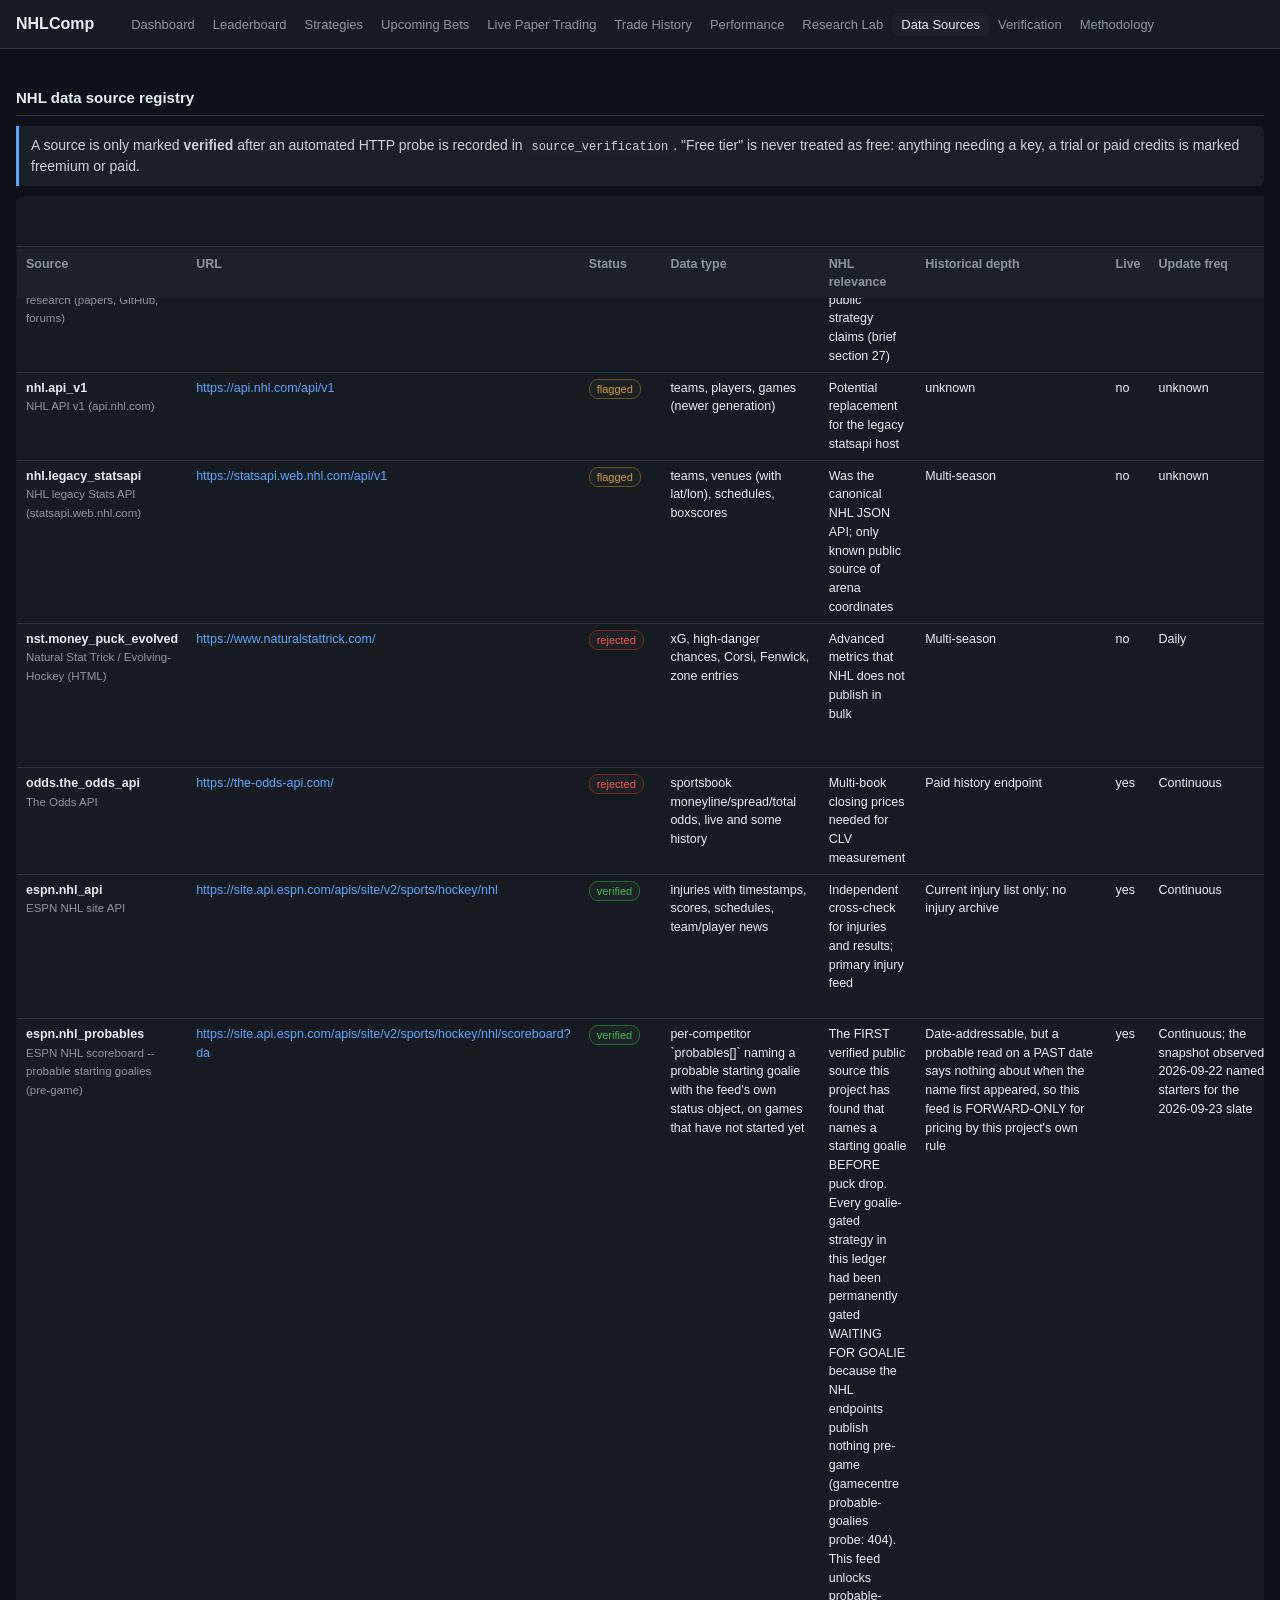
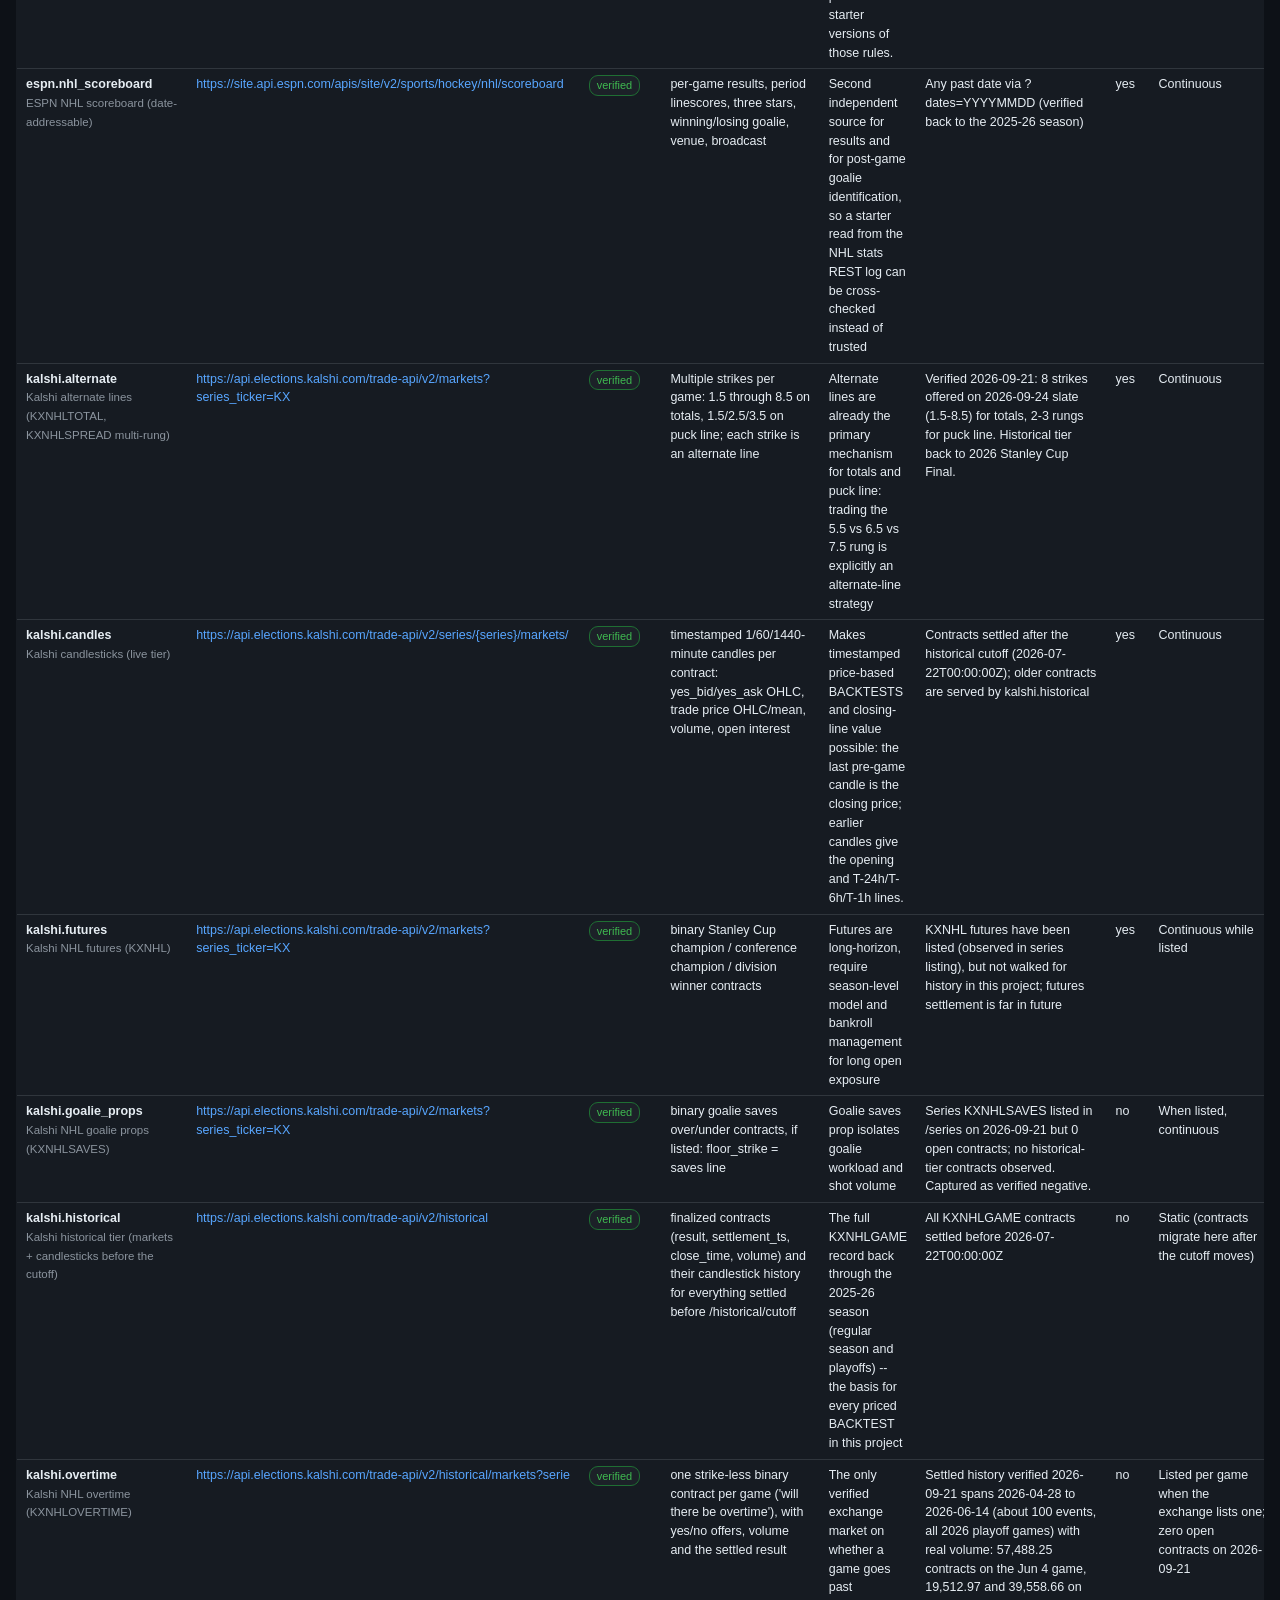
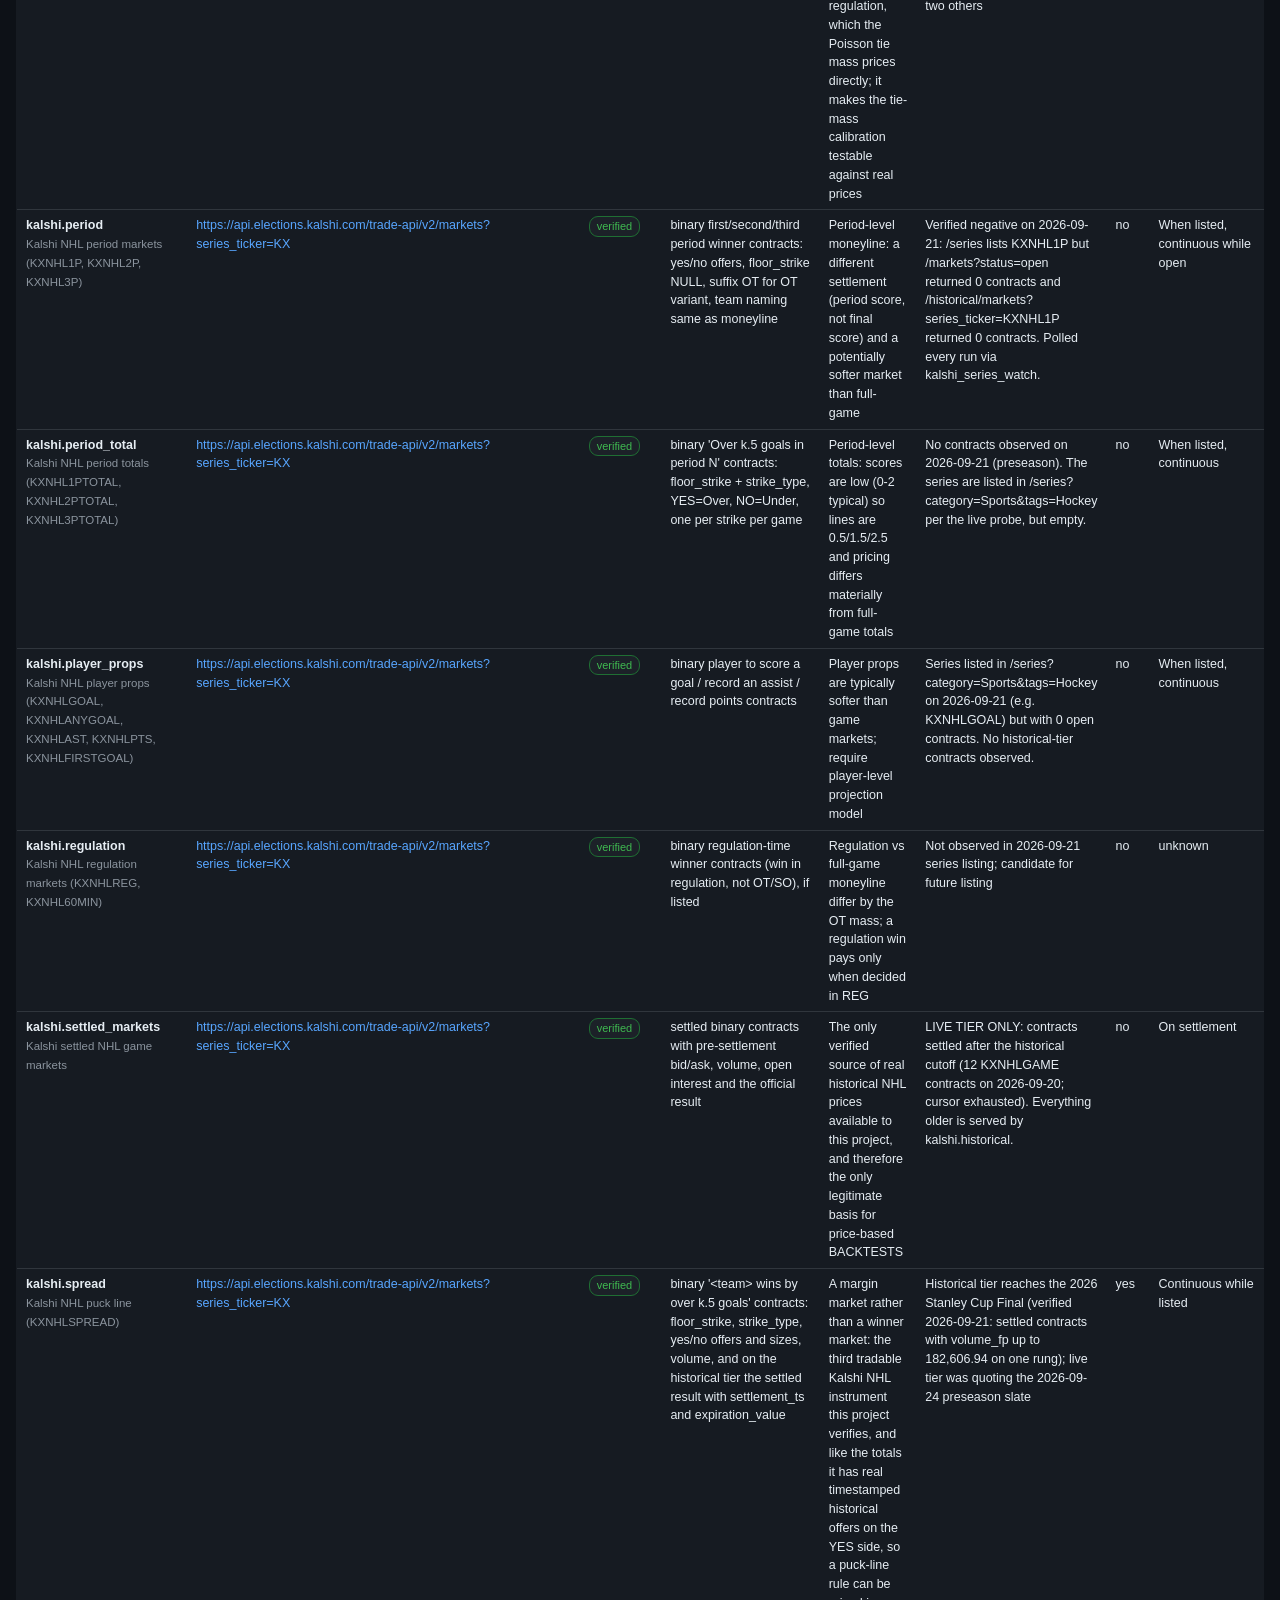
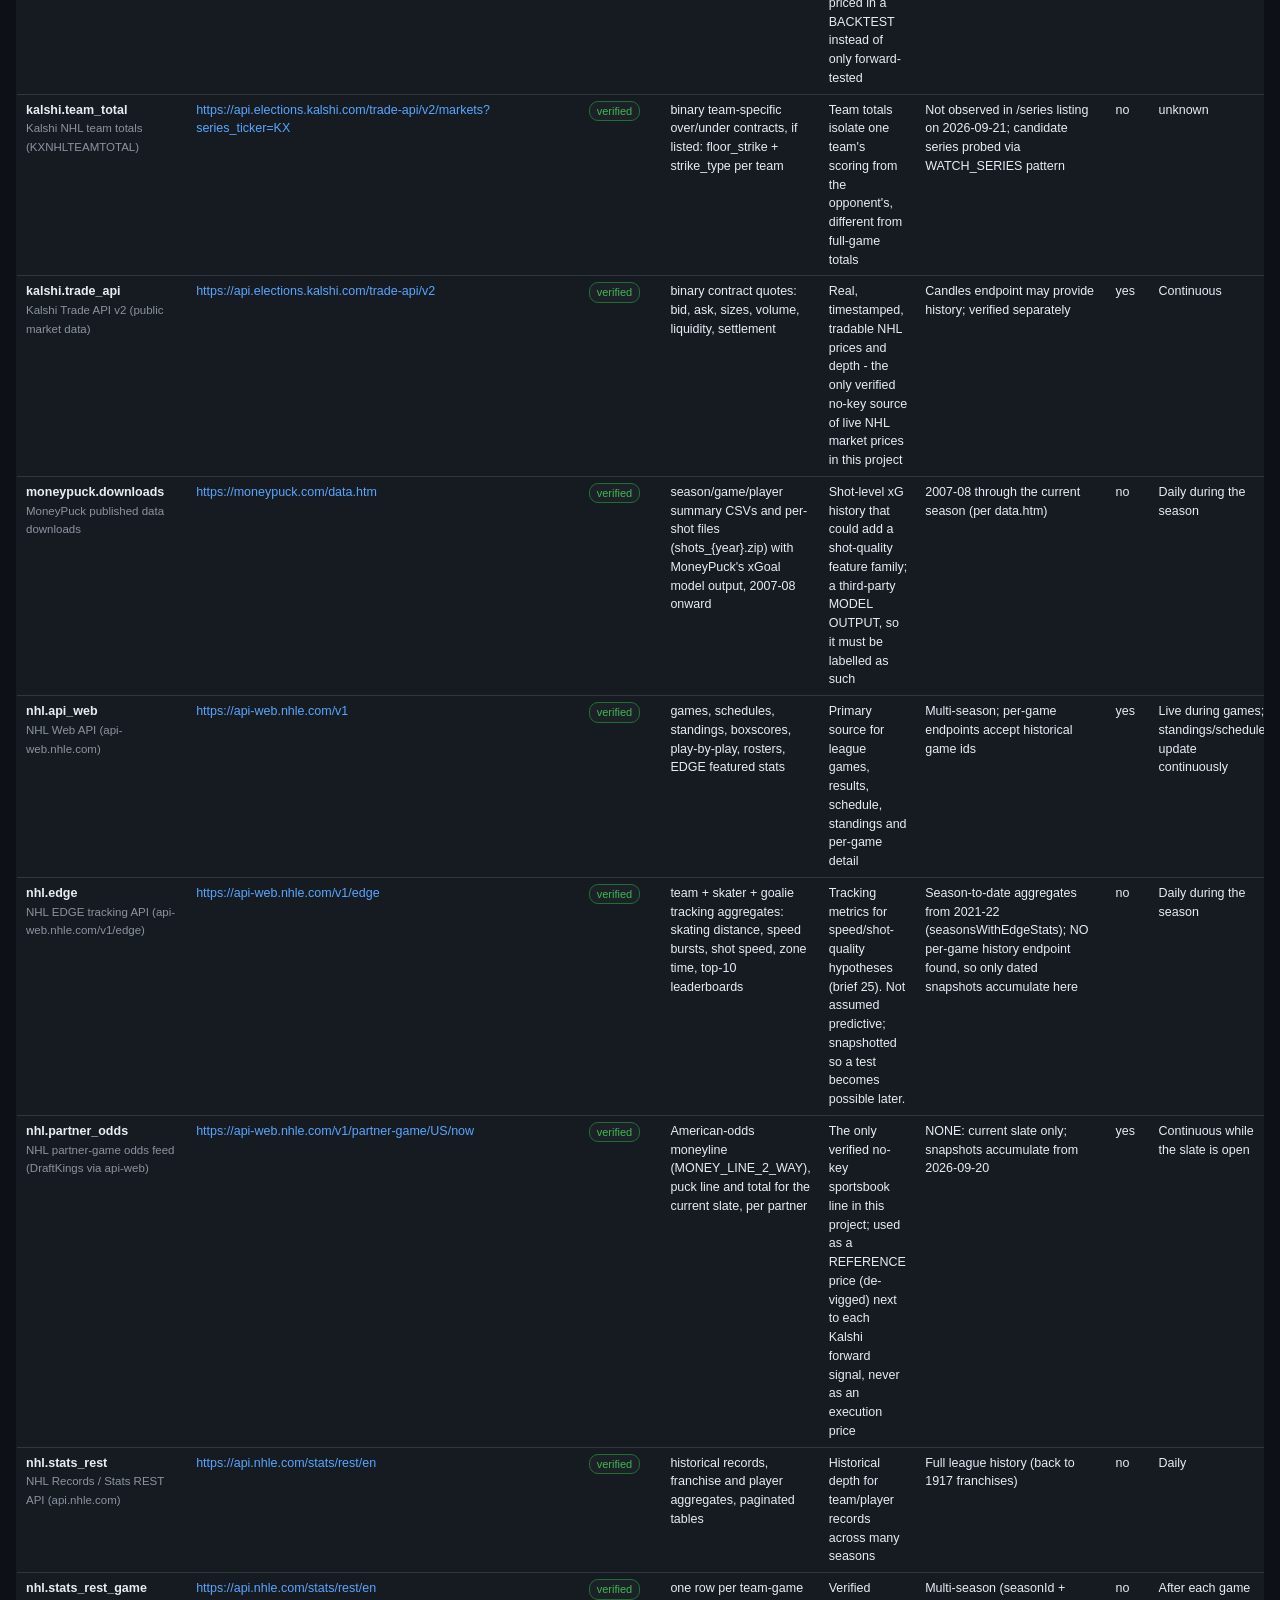
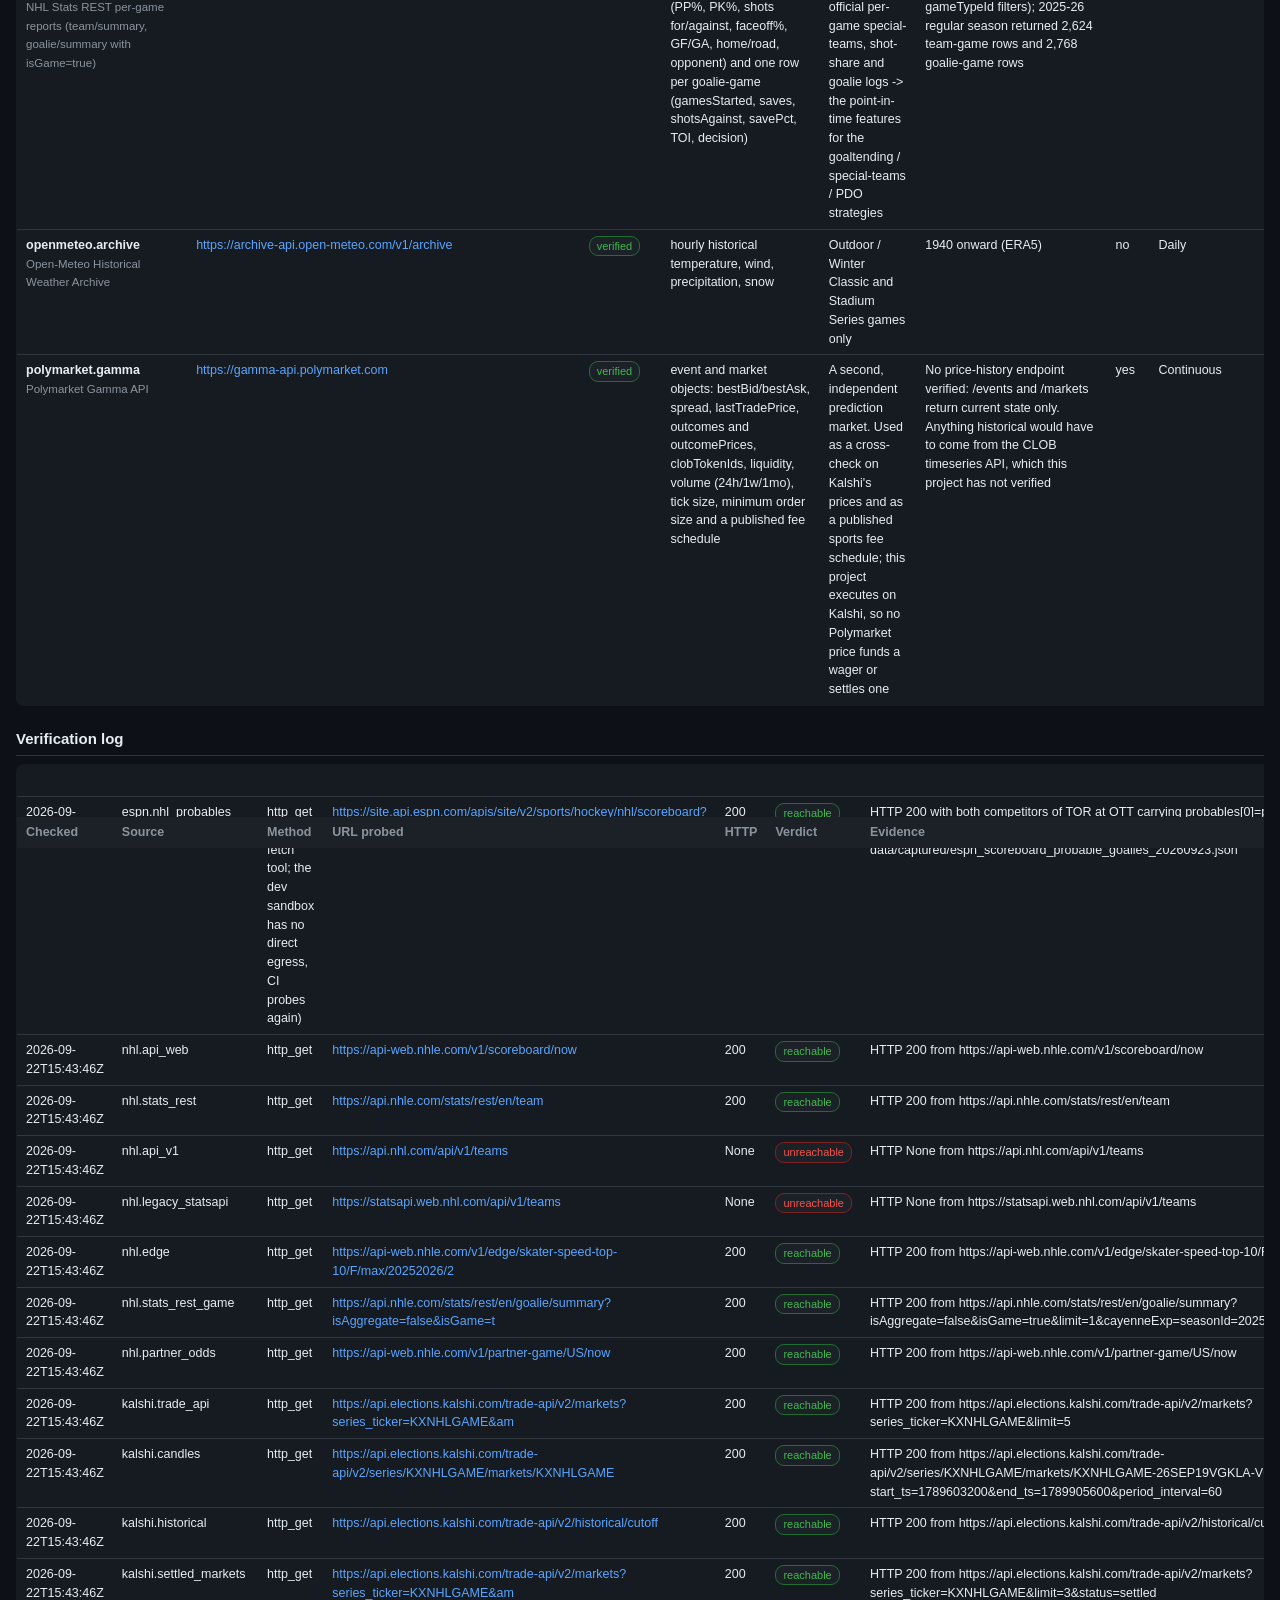
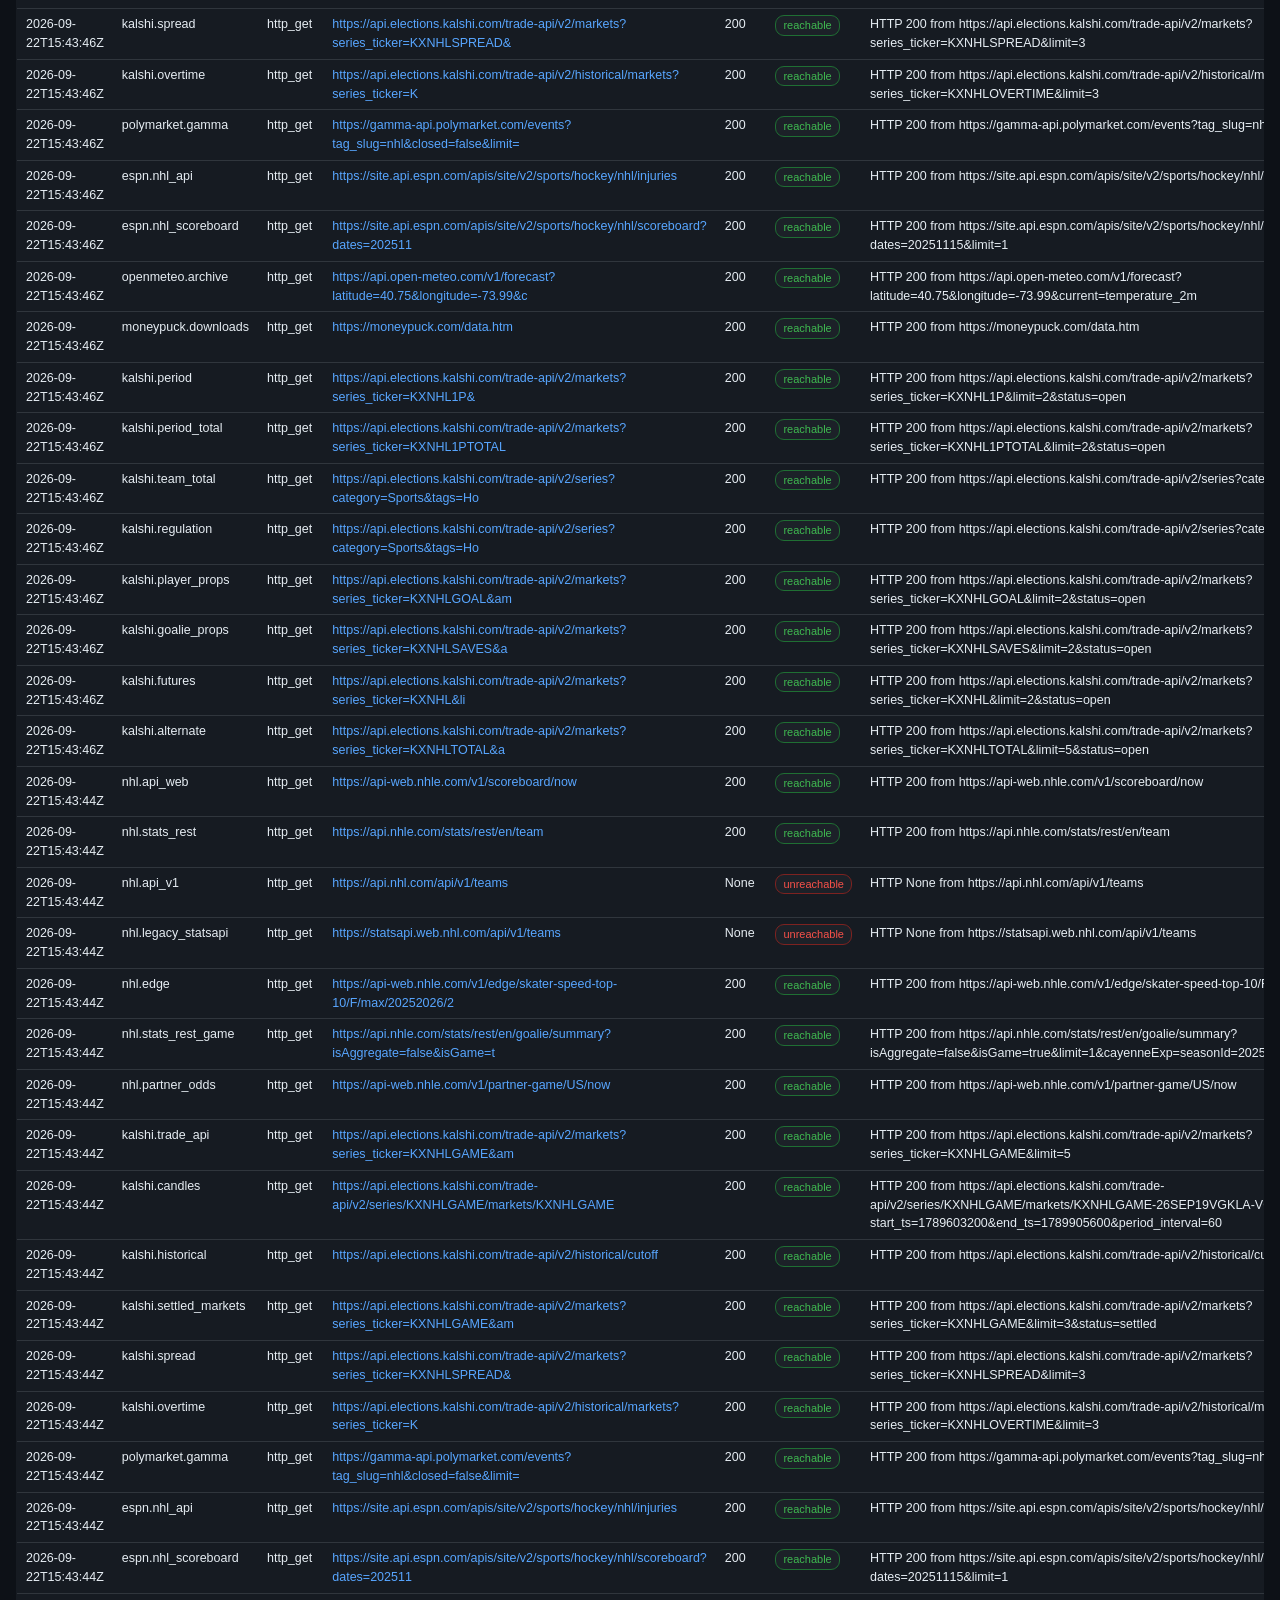
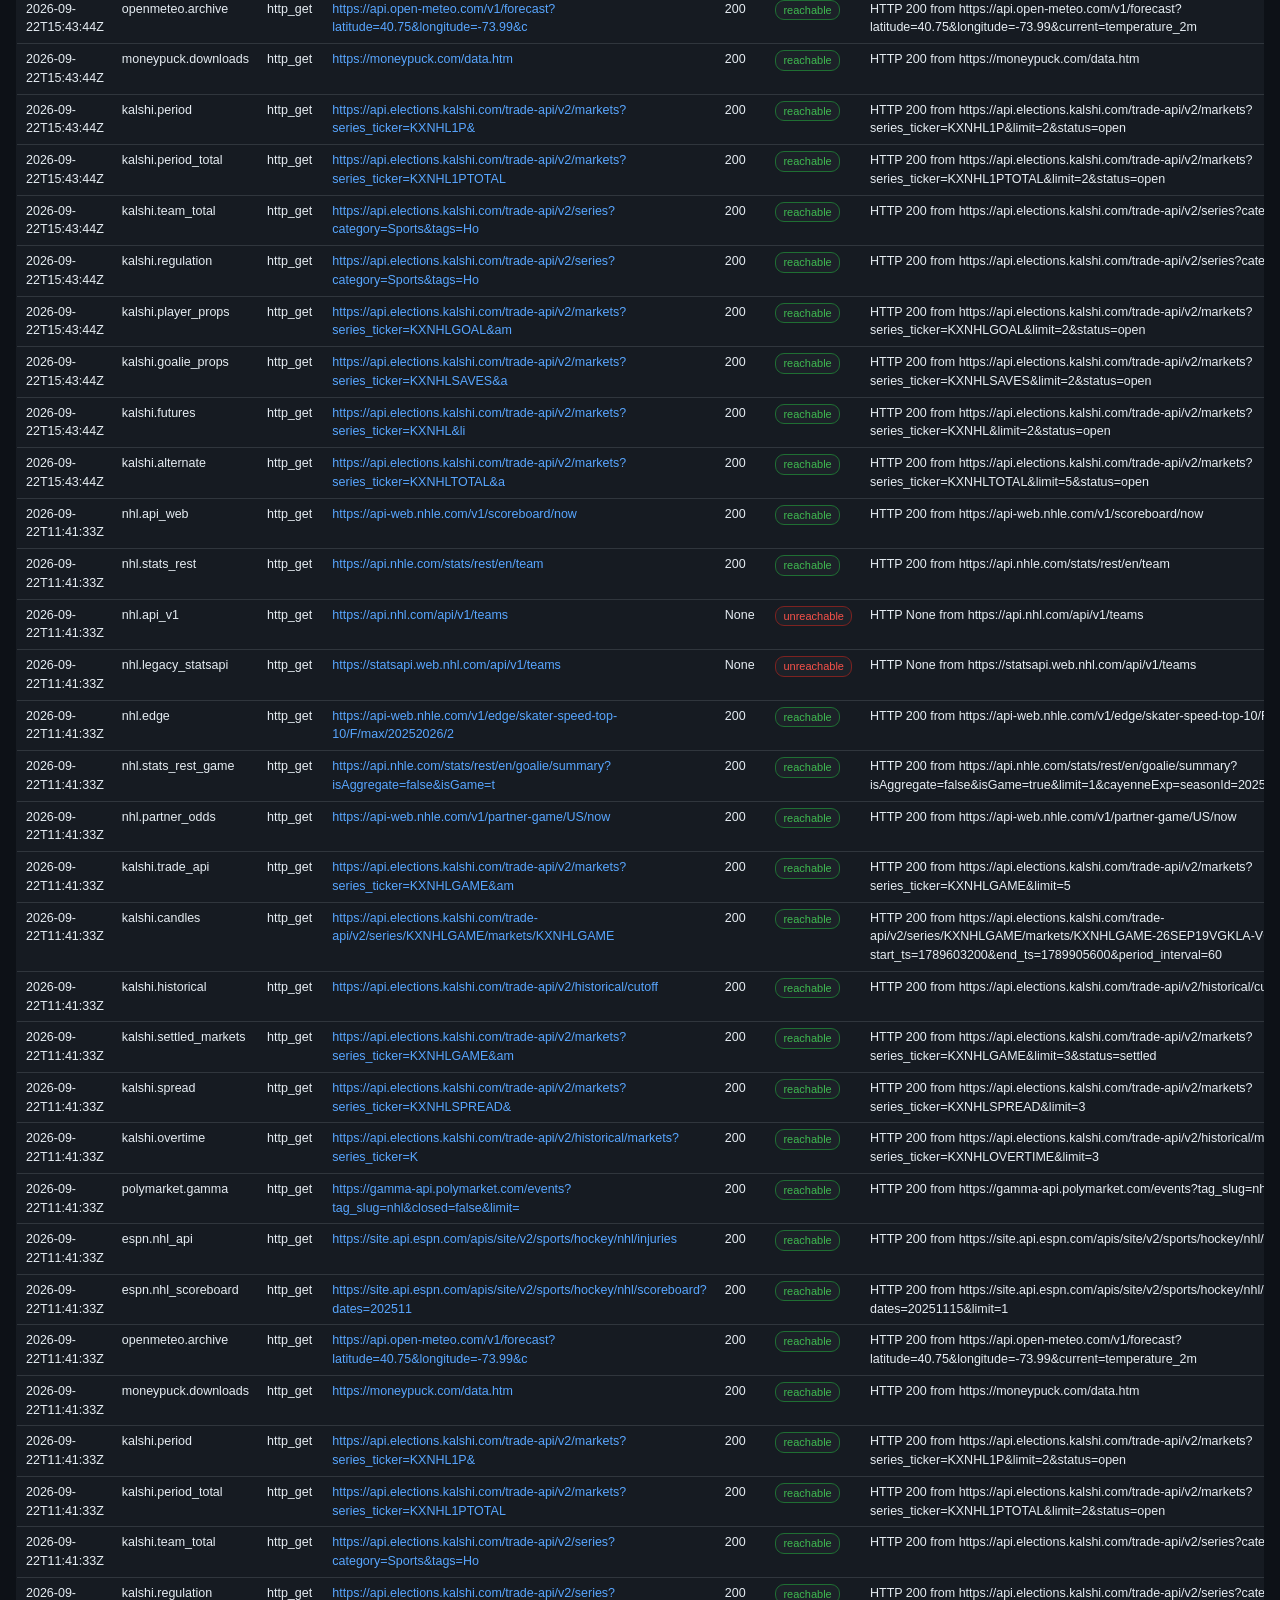
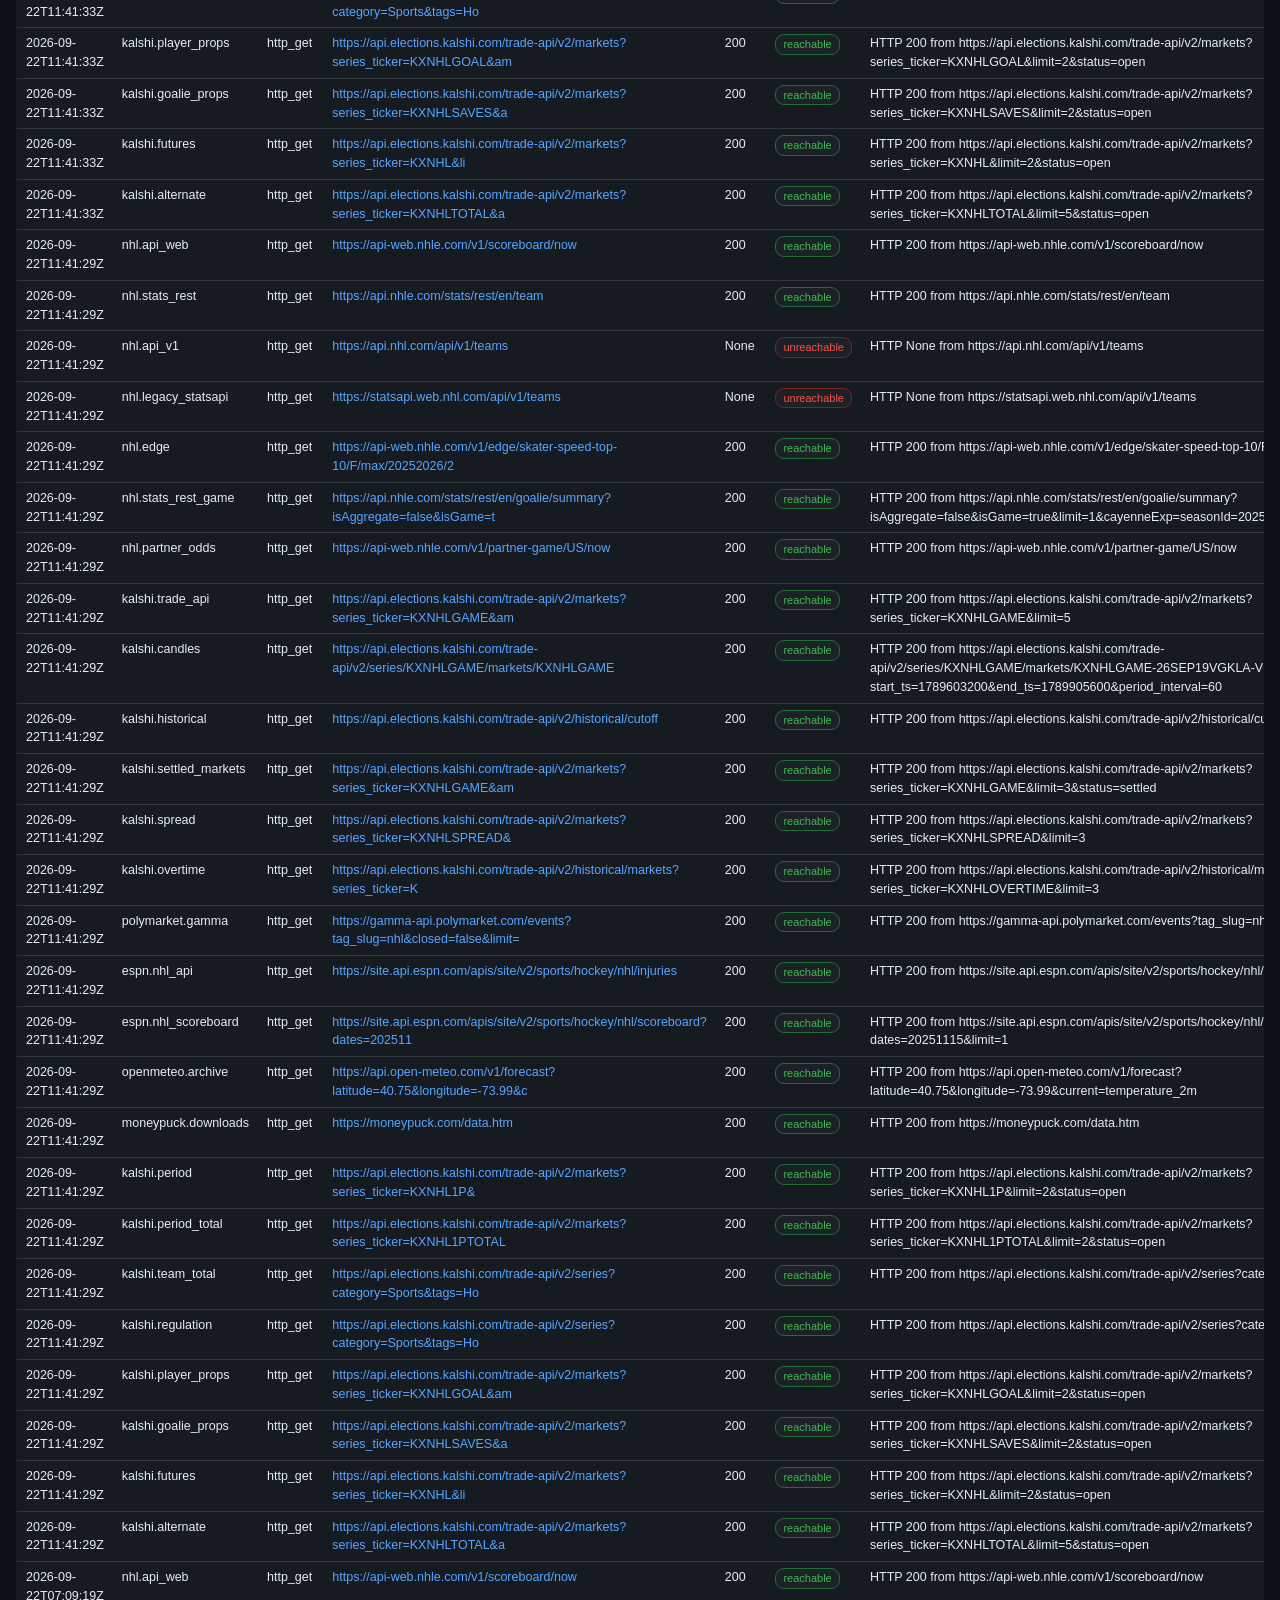
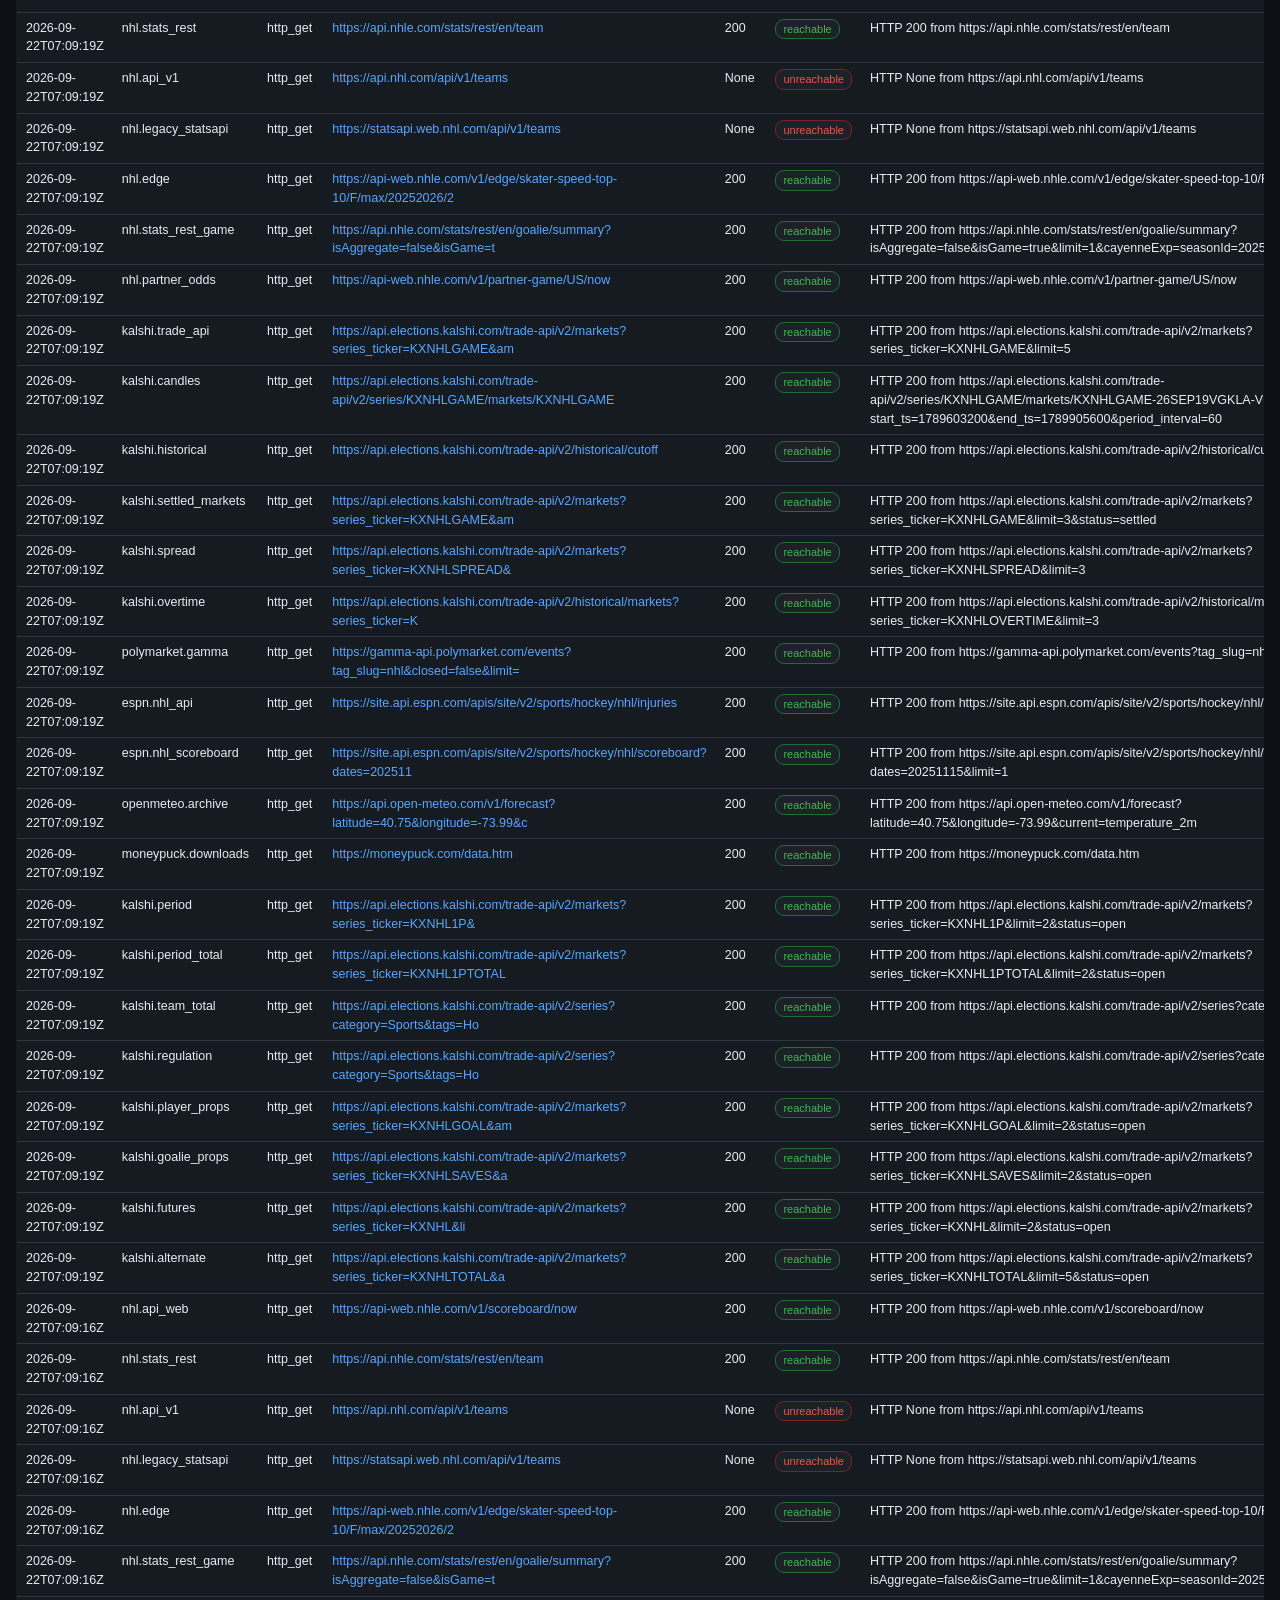
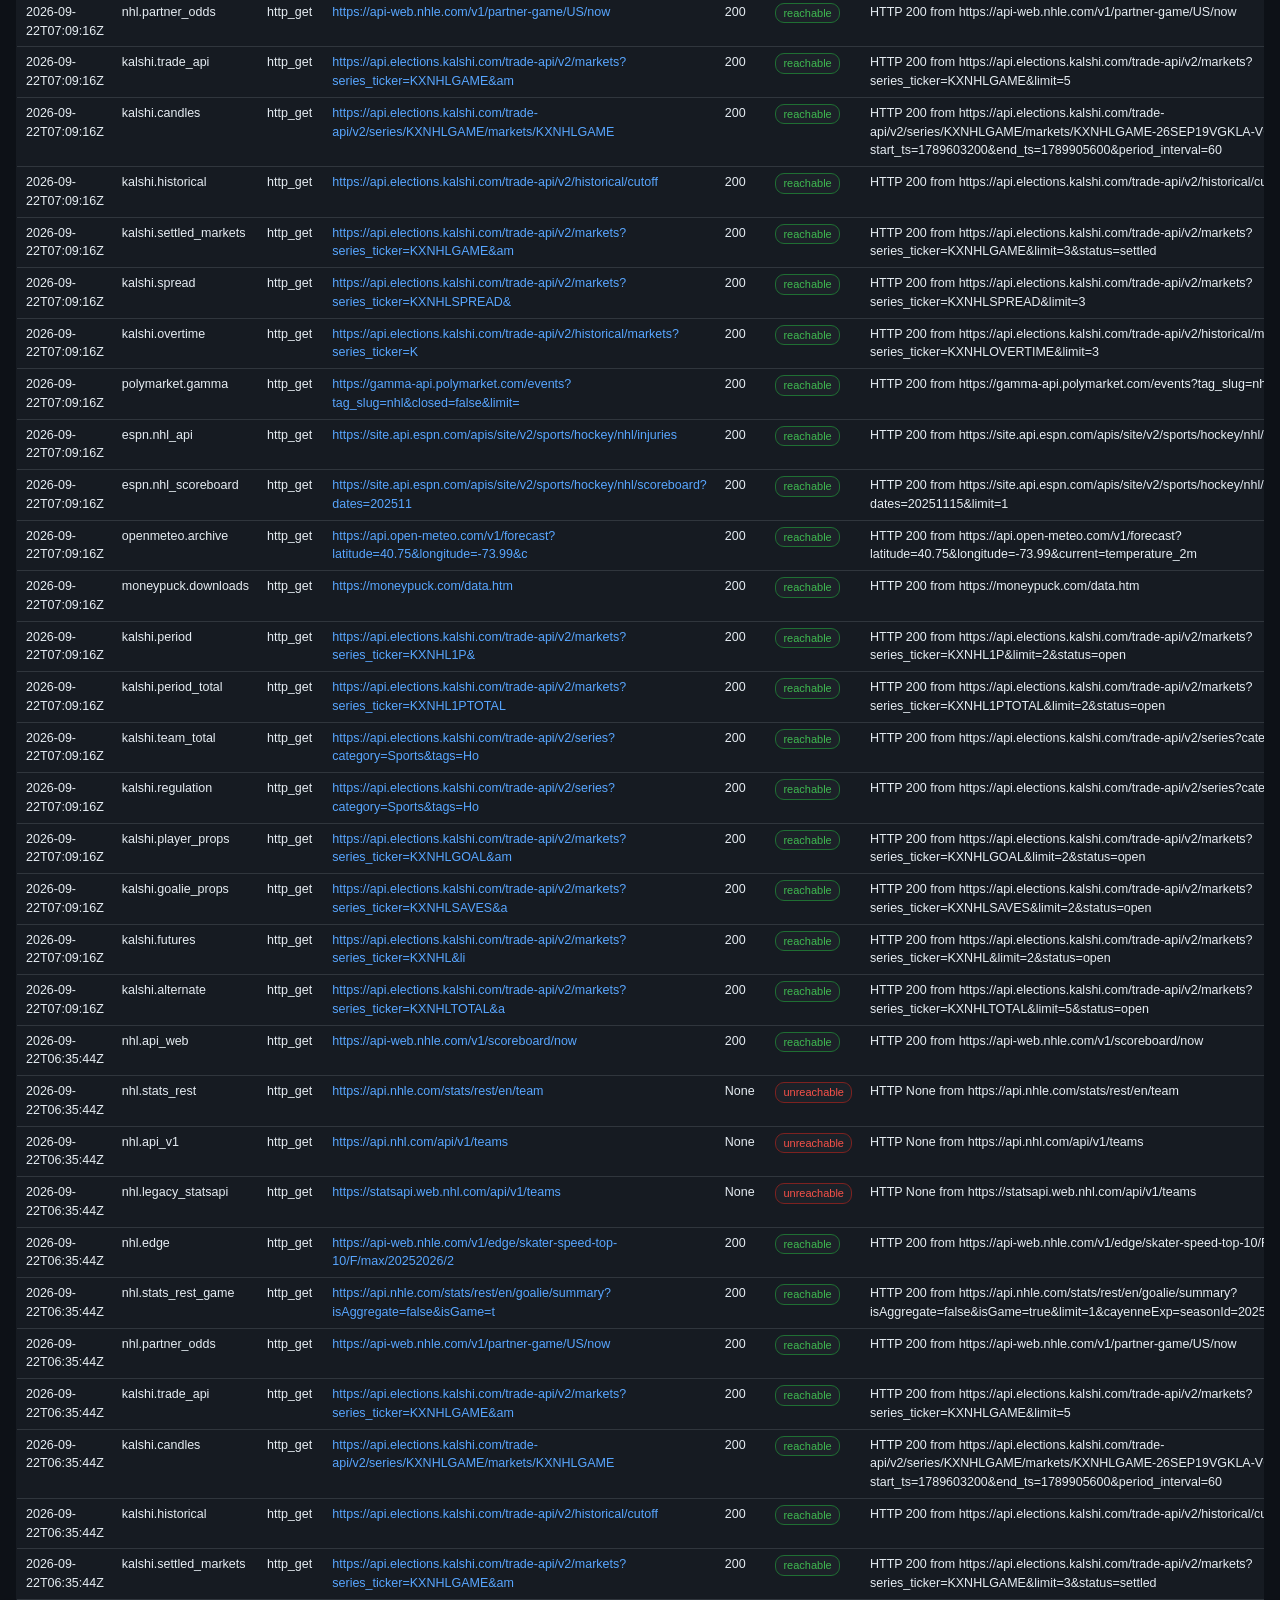
<file: docs/sources.html>
<!doctype html>
<html lang="en"><head><meta charset="utf-8">
<meta name="viewport" content="width=device-width,initial-scale=1">
<title>Data Sources · NHLComp</title>
<link rel="stylesheet" href="assets/style.css">
<script src="assets/app.js" defer></script></head>
<body><header><h1>NHLComp</h1><nav><a class="" href="index.html">Dashboard</a><a class="" href="leaderboard.html">Leaderboard</a><a class="" href="strategies.html">Strategies</a><a class="" href="upcoming.html">Upcoming Bets</a><a class="" href="positions.html">Live Paper Trading</a><a class="" href="history.html">Trade History</a><a class="" href="performance.html">Performance</a><a class="" href="research.html">Research Lab</a><a class="on" href="sources.html">Data Sources</a><a class="" href="verification.html">Verification</a><a class="" href="methodology.html">Methodology</a></nav></header>
<main><h2>NHL data source registry</h2><div class="note">A source is only marked <b>verified</b> after an automated HTTP probe is recorded in <code>source_verification</code>. "Free tier" is never treated as free: anything needing a key, a trial or paid credits is marked freemium or paid.</div><div class="wrap"><table id="reg"><thead><tr><th class="" onclick="sortTable('reg',0,'s')">Source</th><th class="" onclick="sortTable('reg',1,'s')">URL</th><th class="" onclick="sortTable('reg',2,'s')">Status</th><th class="" onclick="sortTable('reg',3,'s')">Data type</th><th class="" onclick="sortTable('reg',4,'s')">NHL relevance</th><th class="" onclick="sortTable('reg',5,'s')">Historical depth</th><th class="" onclick="sortTable('reg',6,'s')">Live</th><th class="" onclick="sortTable('reg',7,'s')">Update freq</th><th class="" onclick="sortTable('reg',8,'s')">API</th><th class="" onclick="sortTable('reg',9,'s')">Auth</th><th class="" onclick="sortTable('reg',10,'s')">Cost</th><th class="" onclick="sortTable('reg',11,'s')">Genuinely free</th><th class="" onclick="sortTable('reg',12,'s')">Usage limits</th><th class="" onclick="sortTable('reg',13,'s')">Licensing</th><th class="" onclick="sortTable('reg',14,'s')">Provenance</th><th class="" onclick="sortTable('reg',15,'s')">Reliability</th><th class="" onclick="sortTable('reg',16,'s')">Accuracy</th><th class="" onclick="sortTable('reg',17,'s')">Granularity</th><th class="" onclick="sortTable('reg',18,'s')">Automated access</th><th class="" onclick="sortTable('reg',19,'s')">Last verified</th><th class="" onclick="sortTable('reg',20,'s')">Known limits</th><th class="" onclick="sortTable('reg',21,'s')">Notes</th></tr></thead><tbody><tr><td class=""><b>research.public</b><br><span class="small">Public hockey analytics research (papers, GitHub, forums)</span></td><td class=""><a href="https://github.com/topics/nhl">https://github.com/topics/nhl</a></td><td class=""><span class="pill info">candidate</span></td><td class="">hypotheses, prior literature, methodology</td><td class="">Source of testable public strategy claims (brief section 27)</td><td class="">n/a</td><td class="">no</td><td class="">n/a</td><td class="">no</td><td class="">none</td><td class="">free</td><td class="">yes</td><td class="">Per-repository licences</td><td class="">varies</td><td class="">Community</td><td class="">low</td><td class="">claims are unverified until tested here</td><td class="">n/a</td><td class="">n/a</td><td class=""></td><td class="">A claim that a strategy &#x27;wins&#x27; is treated as a hypothesis with zero prior weight until it is reproduced on our own data.</td><td class="">Used for hypothesis generation only, never as a data source.</td></tr><tr><td class=""><b>nhl.api_v1</b><br><span class="small">NHL API v1 (api.nhl.com)</span></td><td class=""><a href="https://api.nhl.com/api/v1">https://api.nhl.com/api/v1</a></td><td class=""><span class="pill warn">flagged</span></td><td class="">teams, players, games (newer generation)</td><td class="">Potential replacement for the legacy statsapi host</td><td class="">unknown</td><td class="">no</td><td class="">unknown</td><td class="">yes</td><td class="">unknown</td><td class="">free</td><td class="">unknown</td><td class="">unknown</td><td class="">not published</td><td class="">NHL (first party)</td><td class="">unknown</td><td class="">unknown</td><td class="">unknown</td><td class="">unknown</td><td class="">2026-09-22T15:43:46Z</td><td class="">Two independent fetch attempts from the build sandbox failed; this may be a sandbox egress restriction rather than a dead endpoint. MUST be re-probed from a normal network before use.</td><td class="">FLAGGED: not reachable from the development sandbox on 2026-09-20. Not rejected - the CI probe decides.</td></tr><tr><td class=""><b>nhl.legacy_statsapi</b><br><span class="small">NHL legacy Stats API (statsapi.web.nhl.com)</span></td><td class=""><a href="https://statsapi.web.nhl.com/api/v1">https://statsapi.web.nhl.com/api/v1</a></td><td class=""><span class="pill warn">flagged</span></td><td class="">teams, venues (with lat/lon), schedules, boxscores</td><td class="">Was the canonical NHL JSON API; only known public source of arena coordinates</td><td class="">Multi-season</td><td class="">no</td><td class="">unknown</td><td class="">yes</td><td class="">none</td><td class="">free</td><td class="">unknown</td><td class="">unknown</td><td class="">not published</td><td class="">NHL (first party)</td><td class="">unknown</td><td class="">was authoritative</td><td class="">per game</td><td class="">unknown</td><td class="">2026-09-22T15:43:46Z</td><td class="">Fetch failed from the build sandbox on 2026-09-20. Widely reported as deprecated in favour of api-web.nhle.com.</td><td class="">FLAGGED: if this host stays unreachable, arena latitude/longitude is NOT available from a first-party source and travel distance must be derived from venue UTC offsets instead of invented coordinates.</td></tr><tr><td class=""><b>nst.money_puck_evolved</b><br><span class="small">Natural Stat Trick / Evolving-Hockey (HTML)</span></td><td class=""><a href="https://www.naturalstattrick.com/">https://www.naturalstattrick.com/</a></td><td class=""><span class="pill bad">rejected</span></td><td class="">xG, high-danger chances, Corsi, Fenwick, zone entries</td><td class="">Advanced metrics that NHL does not publish in bulk</td><td class="">Multi-season</td><td class="">no</td><td class="">Daily</td><td class="">no</td><td class="">none</td><td class="">free</td><td class="">freemium</td><td class="">HTML only; Evolving-Hockey paywalls most tables; systematic scraping is not permitted by the sites</td><td class="">not published</td><td class="">Third party analytics</td><td class="">medium</td><td class="">model-derived (xG models differ between providers)</td><td class="">per game / per player</td><td class="">not permitted without permission</td><td class=""></td><td class="">REJECTED for automated ingest: no API and scraping conflicts with site terms. xG would also be a MODEL OUTPUT, not source data.</td><td class="">Recorded so the absence is a decision, not an oversight. Revisit only with an explicit data agreement.</td></tr><tr><td class=""><b>odds.the_odds_api</b><br><span class="small">The Odds API</span></td><td class=""><a href="https://the-odds-api.com/">https://the-odds-api.com/</a></td><td class=""><span class="pill bad">rejected</span></td><td class="">sportsbook moneyline/spread/total odds, live and some history</td><td class="">Multi-book closing prices needed for CLV measurement</td><td class="">Paid history endpoint</td><td class="">yes</td><td class="">Continuous</td><td class="">yes</td><td class="">api_key</td><td class="">freemium</td><td class="">freemium</td><td class="">Advertised free tier is a limited monthly credit allowance; history is paid</td><td class="">Commercial licence</td><td class="">Aggregator (second party)</td><td class="">medium</td><td class="">aggregated book prices</td><td class="">per book, per market, timestamped</td><td class="">yes with key</td><td class=""></td><td class="">NOT USABLE IN THIS BUILD: no API key is available in this environment and none may be invented. All sportsbook price work is therefore flagged, and closing-line value is computed against Kalshi instead.</td><td class="">Explicitly not treated as free. Rejected for automated use until a key exists.</td></tr><tr><td class=""><b>espn.nhl_api</b><br><span class="small">ESPN NHL site API</span></td><td class=""><a href="https://site.api.espn.com/apis/site/v2/sports/hockey/nhl">https://site.api.espn.com/apis/site/v2/sports/hockey/nhl</a></td><td class=""><span class="pill good">verified</span></td><td class="">injuries with timestamps, scores, schedules, team/player news</td><td class="">Independent cross-check for injuries and results; primary injury feed</td><td class="">Current injury list only; no injury archive</td><td class="">yes</td><td class="">Continuous</td><td class="">yes</td><td class="">none</td><td class="">free</td><td class="">yes</td><td class="">Undocumented; be conservative with request volume</td><td class="">not published</td><td class="">ESPN (second party)</td><td class="">medium</td><td class="">editorial; used only for cross-validation, never as the sole authority</td><td class="">per player</td><td class="">yes</td><td class="">2026-09-22T15:43:46Z</td><td class="">Payload is extremely verbose (74 response chunks for one call in testing); parse only the injury fields. ESPN team ids differ from NHL team ids.</td><td class="">Observed HTTP 200 on /injuries on 2026-09-20 with a dated entry (Ryan Poehling, ANA, day-to-day, 2026-09-20T04:22Z).</td></tr><tr><td class=""><b>espn.nhl_probables</b><br><span class="small">ESPN NHL scoreboard -- probable starting goalies (pre-game)</span></td><td class=""><a href="https://site.api.espn.com/apis/site/v2/sports/hockey/nhl/scoreboard?dates=YYYYMMDD">https://site.api.espn.com/apis/site/v2/sports/hockey/nhl/scoreboard?da</a></td><td class=""><span class="pill good">verified</span></td><td class="">per-competitor `probables[]` naming a probable starting goalie with the feed&#x27;s own status object, on games that have not started yet</td><td class="">The FIRST verified public source this project has found that names a starting goalie BEFORE puck drop. Every goalie-gated strategy in this ledger had been permanently gated WAITING FOR GOALIE because the NHL endpoints publish nothing pre-game (gamecentre probable-goalies probe: 404). This feed unlocks probable-starter versions of those rules.</td><td class="">Date-addressable, but a probable read on a PAST date says nothing about when the name first appeared, so this feed is FORWARD-ONLY for pricing by this project&#x27;s own rule</td><td class="">yes</td><td class="">Continuous; the snapshot observed 2026-09-22 named starters for the 2026-09-23 slate</td><td class="">yes</td><td class="">none</td><td class="">free</td><td class="">yes</td><td class="">Undocumented; keyless; same host as the verified espn.nhl_scoreboard feed</td><td class="">not published</td><td class="">ESPN (second party)</td><td class="">medium</td><td class="">editorial feed; status observed is EXPECTED, not confirmed -- never treated as a confirmed starter</td><td class="">per team per game</td><td class="">yes (plain HTTPS GET, JSON, no key)</td><td class="">2026-09-22T23:05:00Z</td><td class="">1) Status observed 2026-09-22 was type=&#x27;expected&#x27; for every competitor; whether &#x27;confirmed&#x27; is ever published for NHL games is NOT verified and is re-probed every run. 2) No announcement timestamp is published, so the feed can never support a backtest price or an announcement-timing claim. 3) ESPN event ids are not NHL game ids: the join is date + home/away abbreviations, disambiguated by venue, because the same two clubs can meet twice in one evening (verified on the 2026-09-23 split-squad slate). An event that cannot be matched is recorded unmatched, never attached to a plausible game. 4) The goalie name must be resolved to an NHL player_id through the club roster; that resolution is DERIVED and carries its match basis.</td><td class="">Verified 2026-09-22 on ?dates=20260923: both competitors of TOR at OTT (Canadian Tire Centre) carry probables[0] = probableStartingGoalie -- Linus Ullmark (ESPN id 3069285) for OTT and Anthony Stolarz (ESPN id 3067313) for TOR, status type &#x27;expected&#x27;. Capture retained at data/captured/espn_scoreboard_probable_goalies_20260923.json.</td></tr><tr><td class=""><b>espn.nhl_scoreboard</b><br><span class="small">ESPN NHL scoreboard (date-addressable)</span></td><td class=""><a href="https://site.api.espn.com/apis/site/v2/sports/hockey/nhl/scoreboard">https://site.api.espn.com/apis/site/v2/sports/hockey/nhl/scoreboard</a></td><td class=""><span class="pill good">verified</span></td><td class="">per-game results, period linescores, three stars, winning/losing goalie, venue, broadcast</td><td class="">Second independent source for results and for post-game goalie identification, so a starter read from the NHL stats REST log can be cross-checked instead of trusted</td><td class="">Any past date via ?dates=YYYYMMDD (verified back to the 2025-26 season)</td><td class="">yes</td><td class="">Continuous</td><td class="">yes</td><td class="">none</td><td class="">free</td><td class="">yes</td><td class="">Undocumented; keyless. Payload is large -- one date with one game was 3 response chunks.</td><td class="">not published</td><td class="">ESPN (second party); payload itself attributes the data to Draft Kings</td><td class="">medium</td><td class="">editorial feed; used for cross-validation, never as the sole authority</td><td class="">per game</td><td class="">yes</td><td class="">2026-09-22T15:43:46Z</td><td class="">NO betting odds on completed games: the 2025-11-15 slate (fetched 2026-09-21) carries results, linescores, stars and goalies but no odds block, so this feed cannot supply historical sportsbook prices. ESPN team ids differ from NHL team ids, so joining it to the NHL schedule needs a date + team mapping.</td><td class="">Found by reviewing the owner&#x27;s MasterSite directory (SportsPred claims to read NHL prices from &#x27;the ESPN odds block&#x27;); that claim was tested directly on a historical date and did not hold for completed games. Recorded as a verified negative rather than reused.</td></tr><tr><td class=""><b>kalshi.alternate</b><br><span class="small">Kalshi alternate lines (KXNHLTOTAL, KXNHLSPREAD multi-rung)</span></td><td class=""><a href="https://api.elections.kalshi.com/trade-api/v2/markets?series_ticker=KXNHLTOTAL&amp;status=open">https://api.elections.kalshi.com/trade-api/v2/markets?series_ticker=KX</a></td><td class=""><span class="pill good">verified</span></td><td class="">Multiple strikes per game: 1.5 through 8.5 on totals, 1.5/2.5/3.5 on puck line; each strike is an alternate line</td><td class="">Alternate lines are already the primary mechanism for totals and puck line: trading the 5.5 vs 6.5 vs 7.5 rung is explicitly an alternate-line strategy</td><td class="">Verified 2026-09-21: 8 strikes offered on 2026-09-24 slate (1.5-8.5) for totals, 2-3 rungs for puck line. Historical tier back to 2026 Stanley Cup Final.</td><td class="">yes</td><td class="">Continuous</td><td class="">yes</td><td class="">none</td><td class="">free</td><td class="">yes</td><td class="">Candle history per rung; volume per rung</td><td class="">Kalshi API terms apply</td><td class="">Kalshi (first party exchange)</td><td class="">high</td><td class="">exchange-grade</td><td class="">per strike per game</td><td class="">yes</td><td class="">2026-09-22T15:43:46Z</td><td class="">Only YES side has candle history; NO side forward-only. Rung index digit is not the line, must read floor_strike.</td><td class="">This source documents that alternate lines are already traded via the ladder mechanism in TotalsStrategy and PuckLineStrategy, with target_strike declared before seeing prices.</td></tr><tr><td class=""><b>kalshi.candles</b><br><span class="small">Kalshi candlesticks (live tier)</span></td><td class=""><a href="https://api.elections.kalshi.com/trade-api/v2/series/{series}/markets/{ticker}/candlesticks">https://api.elections.kalshi.com/trade-api/v2/series/{series}/markets/</a></td><td class=""><span class="pill good">verified</span></td><td class="">timestamped 1/60/1440-minute candles per contract: yes_bid/yes_ask OHLC, trade price OHLC/mean, volume, open interest</td><td class="">Makes timestamped price-based BACKTESTS and closing-line value possible: the last pre-game candle is the closing price; earlier candles give the opening and T-24h/T-6h/T-1h lines.</td><td class="">Contracts settled after the historical cutoff (2026-07-22T00:00:00Z); older contracts are served by kalshi.historical</td><td class="">yes</td><td class="">Continuous</td><td class="">yes</td><td class="">none</td><td class="">free</td><td class="">yes</td><td class="">Public read endpoint; this project paces uncached reads at ~8/s and caps calls per run</td><td class="">Kalshi API terms apply</td><td class="">Kalshi (first party exchange)</td><td class="">high</td><td class="">exchange-grade</td><td class="">per contract, per period</td><td class="">yes</td><td class="">2026-09-22T15:43:46Z</td><td class="">The endpoint is named &#x27;candlesticks&#x27;. The 2026-09-20 probes that returned 404 used the path segment &#x27;candles&#x27;, which does not exist -- that verdict was a wrong-URL error, not an unavailable feed, and is corrected here. Periods with no trades carry only price.previous plus bid/ask OHLC.</td><td class="">Verified 2026-09-20: /series/KXNHLGAME/markets/KXNHLGAME-26SEP19VGKLA-VGK/candlesticks?period_interval=60 returned hourly candles (e.g. end_period_ts 1789653600 yes_ask close 0.59, yes_bid close 0.51, volume 22.85).</td></tr><tr><td class=""><b>kalshi.futures</b><br><span class="small">Kalshi NHL futures (KXNHL)</span></td><td class=""><a href="https://api.elections.kalshi.com/trade-api/v2/markets?series_ticker=KXNHL&amp;status=open">https://api.elections.kalshi.com/trade-api/v2/markets?series_ticker=KX</a></td><td class=""><span class="pill good">verified</span></td><td class="">binary Stanley Cup champion / conference champion / division winner contracts</td><td class="">Futures are long-horizon, require season-level model and bankroll management for long open exposure</td><td class="">KXNHL futures have been listed (observed in series listing), but not walked for history in this project; futures settlement is far in future</td><td class="">yes</td><td class="">Continuous while listed</td><td class="">yes</td><td class="">none for reads</td><td class="">free</td><td class="">yes</td><td class="">Paginated</td><td class="">Kalshi API terms apply</td><td class="">Kalshi (first party exchange)</td><td class="">high</td><td class="">exchange-grade</td><td class="">per team per market, season-level</td><td class="">yes</td><td class="">2026-09-22T15:43:46Z</td><td class="">Not traded here: requires season simulation model, long-horizon bankroll lockup, and settlement months in future. Listed as candidate for future research.</td><td class="">Brief requires futures research. Registered but blocked: no season model exists.</td></tr><tr><td class=""><b>kalshi.goalie_props</b><br><span class="small">Kalshi NHL goalie props (KXNHLSAVES)</span></td><td class=""><a href="https://api.elections.kalshi.com/trade-api/v2/markets?series_ticker=KXNHLSAVES&amp;status=open">https://api.elections.kalshi.com/trade-api/v2/markets?series_ticker=KX</a></td><td class=""><span class="pill good">verified</span></td><td class="">binary goalie saves over/under contracts, if listed: floor_strike = saves line</td><td class="">Goalie saves prop isolates goalie workload and shot volume</td><td class="">Series KXNHLSAVES listed in /series on 2026-09-21 but 0 open contracts; no historical-tier contracts observed. Captured as verified negative.</td><td class="">no</td><td class="">When listed, continuous</td><td class="">yes</td><td class="">none for reads</td><td class="">free</td><td class="">yes</td><td class="">Paginated; empty currently</td><td class="">Kalshi API terms apply</td><td class="">Kalshi (first party exchange)</td><td class="">high</td><td class="">exchange-grade when listed</td><td class="">per goalie per game</td><td class="">yes</td><td class="">2026-09-22T15:43:46Z</td><td class="">No verified pre-game starter source, so even if listed, forward-test only when starter known. No saves projection model exists here yet.</td><td class="">WATCH_SERIES includes KXNHLSAVES. Verified negative 2026-09-21: 0 contracts. Blocked until starter feed + model.</td></tr><tr><td class=""><b>kalshi.historical</b><br><span class="small">Kalshi historical tier (markets + candlesticks before the cutoff)</span></td><td class=""><a href="https://api.elections.kalshi.com/trade-api/v2/historical">https://api.elections.kalshi.com/trade-api/v2/historical</a></td><td class=""><span class="pill good">verified</span></td><td class="">finalized contracts (result, settlement_ts, close_time, volume) and their candlestick history for everything settled before /historical/cutoff</td><td class="">The full KXNHLGAME record back through the 2025-26 season (regular season and playoffs) -- the basis for every priced BACKTEST in this project</td><td class="">All KXNHLGAME contracts settled before 2026-07-22T00:00:00Z</td><td class="">no</td><td class="">Static (contracts migrate here after the cutoff moves)</td><td class="">yes</td><td class="">none</td><td class="">free</td><td class="">yes</td><td class="">Cursor pagination up to 1000 rows/page; no time filter on the market list, so the full series is walked once and resumed via a stored cursor</td><td class="">Kalshi API terms apply</td><td class="">Kalshi (first party exchange)</td><td class="">high</td><td class="">exchange-grade</td><td class="">per contract; candles per period</td><td class="">yes</td><td class="">2026-09-22T15:43:46Z</td><td class="">Only settled/finalized contracts. Candle timestamps are period ends; the &#x27;close&#x27; used here is the last 60-minute candle ending at or before the NHL scheduled start, so it can include trades up to puck drop.</td><td class="">Verified 2026-09-20: /historical/cutoff -&gt; 2026-07-22T00:00:00Z; /historical/markets?series_ticker=KXNHLGAME&amp;limit=2 -&gt; KXNHLGAME-26JUN14CARVGK-CAR result yes, volume_fp 5825067.90; /historical/markets/{ticker}/candlesticks -&gt; hourly candles with yes_ask close 0.53 at end_period_ts 1781481600.</td></tr><tr><td class=""><b>kalshi.overtime</b><br><span class="small">Kalshi NHL overtime (KXNHLOVERTIME)</span></td><td class=""><a href="https://api.elections.kalshi.com/trade-api/v2/historical/markets?series_ticker=KXNHLOVERTIME">https://api.elections.kalshi.com/trade-api/v2/historical/markets?serie</a></td><td class=""><span class="pill good">verified</span></td><td class="">one strike-less binary contract per game (&#x27;will there be overtime&#x27;), with yes/no offers, volume and the settled result</td><td class="">The only verified exchange market on whether a game goes past regulation, which the Poisson tie mass prices directly; it makes the tie-mass calibration testable against real prices</td><td class="">Settled history verified 2026-09-21 spans 2026-04-28 to 2026-06-14 (about 100 events, all 2026 playoff games) with real volume: 57,488.25 contracts on the Jun 4 game, 19,512.97 and 39,558.66 on two others</td><td class="">no</td><td class="">Listed per game when the exchange lists one; zero open contracts on 2026-09-21</td><td class="">yes</td><td class="">none for market data reads</td><td class="">free</td><td class="">yes</td><td class="">Paginated with a cursor</td><td class="">Kalshi API terms apply</td><td class="">Kalshi (first party exchange); its own settlement_sources are ESPN and NHL</td><td class="">high</td><td class="">exchange-grade</td><td class="">per game (one contract, no strike)</td><td class="">yes</td><td class="">2026-09-22T15:43:46Z</td><td class="">SETTLEMENT SCOPE IS PARTLY UNVERIFIED. Rules text says only &#x27;If &lt;teams&gt; go to overtime ... the market resolves to Yes&#x27;, and every settled contract in the series is a playoff game, where no shootout exists -- so whether a shootout counts as going to overtime is not covered by any evidence this project has. Wagers on such a game are left OPEN and settled from the exchange&#x27;s own result rather than from a guess. Verified cases: KXNHLOVERTIME-26JUN04VGKCAR-OT resolved yes for NHL game 2025030412 (2026-06-04, CAR 4-3 VGK, lastPeriodType OT); -26JUN11VGKCAR-OT and -26JUN14CARVGK-OT resolved no for games 2025030415 and 2025030416 (both lastPeriodType REG).</td><td class="">No open contracts were listed on 2026-09-21 (recorded as a verified negative in data/captured/kalshi_unlisted_series_20260921.json); the settled contracts are captured in data/captured/kalshi_historical_markets_kxnhlovertime_limit2.json.</td></tr><tr><td class=""><b>kalshi.period</b><br><span class="small">Kalshi NHL period markets (KXNHL1P, KXNHL2P, KXNHL3P)</span></td><td class=""><a href="https://api.elections.kalshi.com/trade-api/v2/markets?series_ticker=KXNHL1P&amp;status=open">https://api.elections.kalshi.com/trade-api/v2/markets?series_ticker=KX</a></td><td class=""><span class="pill good">verified</span></td><td class="">binary first/second/third period winner contracts: yes/no offers, floor_strike NULL, suffix OT for OT variant, team naming same as moneyline</td><td class="">Period-level moneyline: a different settlement (period score, not final score) and a potentially softer market than full-game</td><td class="">Verified negative on 2026-09-21: /series lists KXNHL1P but /markets?status=open returned 0 contracts and /historical/markets?series_ticker=KXNHL1P returned 0 contracts. Polled every run via kalshi_series_watch.</td><td class="">no</td><td class="">When listed, continuous while open</td><td class="">yes</td><td class="">none for market data reads</td><td class="">free</td><td class="">yes</td><td class="">Paginated with cursor; empty on 2026-09-21, so nothing to page yet</td><td class="">Kalshi API terms apply</td><td class="">Kalshi (first party exchange)</td><td class="">high</td><td class="">exchange-grade when listed</td><td class="">per period per game, one contract per team</td><td class="">yes</td><td class="">2026-09-22T15:43:46Z</td><td class="">No open or settled contracts observed on 2026-09-21, so no price history exists to backtest against. Settlement would be from game_period_scores (period goals from /v1/score), which this project already ingests for research.</td><td class="">Registered as a market family this project is ready to trade but that is currently empty. WATCH_SERIES in kalshi.py includes KXNHL1P/2P/3P and records each poll as a verified negative in kalshi_series.</td></tr><tr><td class=""><b>kalshi.period_total</b><br><span class="small">Kalshi NHL period totals (KXNHL1PTOTAL, KXNHL2PTOTAL, KXNHL3PTOTAL)</span></td><td class=""><a href="https://api.elections.kalshi.com/trade-api/v2/markets?series_ticker=KXNHL1PTOTAL&amp;status=open">https://api.elections.kalshi.com/trade-api/v2/markets?series_ticker=KX</a></td><td class=""><span class="pill good">verified</span></td><td class="">binary &#x27;Over k.5 goals in period N&#x27; contracts: floor_strike + strike_type, YES=Over, NO=Under, one per strike per game</td><td class="">Period-level totals: scores are low (0-2 typical) so lines are 0.5/1.5/2.5 and pricing differs materially from full-game totals</td><td class="">No contracts observed on 2026-09-21 (preseason). The series are listed in /series?category=Sports&amp;tags=Hockey per the live probe, but empty.</td><td class="">no</td><td class="">When listed, continuous</td><td class="">yes</td><td class="">none for reads</td><td class="">free</td><td class="">yes</td><td class="">Paginated; empty currently</td><td class="">Kalshi API terms apply</td><td class="">Kalshi (first party exchange)</td><td class="">high</td><td class="">exchange-grade when listed</td><td class="">per period per strike per game</td><td class="">yes</td><td class="">2026-09-22T15:43:46Z</td><td class="">No price history yet, so forward-test only when listed. Settlement would be from game_period_scores (period goals). No period-level expected-goals model exists here yet, so nothing is bet even when a quote appears, until a model exists.</td><td class="">WATCH_SERIES includes these three. Blocked until a period model exists.</td></tr><tr><td class=""><b>kalshi.player_props</b><br><span class="small">Kalshi NHL player props (KXNHLGOAL, KXNHLANYGOAL, KXNHLAST, KXNHLPTS, KXNHLFIRSTGOAL)</span></td><td class=""><a href="https://api.elections.kalshi.com/trade-api/v2/markets?series_ticker=KXNHLGOAL&amp;status=open">https://api.elections.kalshi.com/trade-api/v2/markets?series_ticker=KX</a></td><td class=""><span class="pill good">verified</span></td><td class="">binary player to score a goal / record an assist / record points contracts</td><td class="">Player props are typically softer than game markets; require player-level projection model</td><td class="">Series listed in /series?category=Sports&amp;tags=Hockey on 2026-09-21 (e.g. KXNHLGOAL) but with 0 open contracts. No historical-tier contracts observed.</td><td class="">no</td><td class="">When listed, continuous</td><td class="">yes</td><td class="">none for reads</td><td class="">free</td><td class="">yes</td><td class="">Paginated; empty currently</td><td class="">Kalshi API terms apply</td><td class="">Kalshi (first party exchange)</td><td class="">high</td><td class="">exchange-grade when listed</td><td class="">per player per game</td><td class="">yes</td><td class="">2026-09-22T15:43:46Z</td><td class="">No verified player-level data feed exists for pre-game deployment, and no player-level model exists here yet. Even when listed, blocked until both exist. Also requires mapping player names to NHL player_ids.</td><td class="">WATCH_SERIES includes KXNHLGOAL, KXNHLANYGOAL, KXNHLAST, KXNHLPTS, KXNHLFIRSTGOAL. Verified negative on 2026-09-21: 0 contracts. No price history.</td></tr><tr><td class=""><b>kalshi.regulation</b><br><span class="small">Kalshi NHL regulation markets (KXNHLREG, KXNHL60MIN)</span></td><td class=""><a href="https://api.elections.kalshi.com/trade-api/v2/markets?series_ticker=KXNHLREG&amp;status=open">https://api.elections.kalshi.com/trade-api/v2/markets?series_ticker=KX</a></td><td class=""><span class="pill good">verified</span></td><td class="">binary regulation-time winner contracts (win in regulation, not OT/SO), if listed</td><td class="">Regulation vs full-game moneyline differ by the OT mass; a regulation win pays only when decided in REG</td><td class="">Not observed in 2026-09-21 series listing; candidate for future listing</td><td class="">no</td><td class="">unknown</td><td class="">yes</td><td class="">none</td><td class="">free</td><td class="">yes</td><td class="">unknown</td><td class="">Kalshi API terms apply</td><td class="">Kalshi (first party exchange)</td><td class="">unknown</td><td class="">unknown until observed</td><td class="">per game</td><td class="">yes</td><td class="">2026-09-22T15:43:46Z</td><td class="">No contracts observed. Settlement would be lastPeriodType==REG and winner. No price history yet.</td><td class="">Required by brief: regulation market. Blocked until contracts appear and settlement rule verified.</td></tr><tr><td class=""><b>kalshi.settled_markets</b><br><span class="small">Kalshi settled NHL game markets</span></td><td class=""><a href="https://api.elections.kalshi.com/trade-api/v2/markets?series_ticker=KXNHLGAME&amp;status=settled">https://api.elections.kalshi.com/trade-api/v2/markets?series_ticker=KX</a></td><td class=""><span class="pill good">verified</span></td><td class="">settled binary contracts with pre-settlement bid/ask, volume, open interest and the official result</td><td class="">The only verified source of real historical NHL prices available to this project, and therefore the only legitimate basis for price-based BACKTESTS</td><td class="">LIVE TIER ONLY: contracts settled after the historical cutoff (12 KXNHLGAME contracts on 2026-09-20; cursor exhausted). Everything older is served by kalshi.historical.</td><td class="">no</td><td class="">On settlement</td><td class="">yes</td><td class="">none</td><td class="">free</td><td class="">yes</td><td class="">Paginated with a cursor; be conservative with page size</td><td class="">Kalshi API terms apply</td><td class="">Kalshi (first party exchange)</td><td class="">high</td><td class="">exchange-grade</td><td class="">per contract</td><td class="">yes</td><td class="">2026-09-22T15:43:46Z</td><td class="">The exact timestamp of previous_yes_bid_dollars / previous_yes_ask_dollars is NOT documented by Kalshi. It is known only to precede settlement. Every bet built from it is therefore stamped verification_status=&#x27;single_source_timing_unverified&#x27; and carries a caveat, rather than being presented as a precisely timestamped entry.</td><td class="">Observed HTTP 200 on 2026-09-20: KXNHLGAME-26SEP19VGKLA-VGK result=yes, previous_yes_ask 0.47, previous_yes_bid 0.44, volume 30711 contracts, settlement_ts 2026-09-20T04:32:34Z.</td></tr><tr><td class=""><b>kalshi.spread</b><br><span class="small">Kalshi NHL puck line (KXNHLSPREAD)</span></td><td class=""><a href="https://api.elections.kalshi.com/trade-api/v2/markets?series_ticker=KXNHLSPREAD&amp;status=open">https://api.elections.kalshi.com/trade-api/v2/markets?series_ticker=KX</a></td><td class=""><span class="pill good">verified</span></td><td class="">binary &#x27;&lt;team&gt; wins by over k.5 goals&#x27; contracts: floor_strike, strike_type, yes/no offers and sizes, volume, and on the historical tier the settled result with settlement_ts and expiration_value</td><td class="">A margin market rather than a winner market: the third tradable Kalshi NHL instrument this project verifies, and like the totals it has real timestamped historical offers on the YES side, so a puck-line rule can be priced in a BACKTEST instead of only forward-tested</td><td class="">Historical tier reaches the 2026 Stanley Cup Final (verified 2026-09-21: settled contracts with volume_fp up to 182,606.94 on one rung); live tier was quoting the 2026-09-24 preseason slate</td><td class="">yes</td><td class="">Continuous while listed</td><td class="">yes</td><td class="">none for market data reads</td><td class="">free</td><td class="">yes</td><td class="">Paginated with a cursor; candlesticks are a separate bounded read</td><td class="">Kalshi API terms apply</td><td class="">Kalshi (first party exchange)</td><td class="">high</td><td class="">exchange-grade quote data</td><td class="">per contract, per rung</td><td class="">yes</td><td class="">2026-09-22T15:43:46Z</td><td class="">The ticker suffix digit is a RUNG INDEX, not the line: on 2026-09-21 the live contract -VGK3 carried floor_strike 2.5 while the historical tier&#x27;s -VGK2 carried 2.5 in the same series. The line is therefore read only from floor_strike/strike_type and the digit is discarded. The candlestick feed publishes the YES bid/ask only, so the NO side (the opponent&#x27;s +1.5) has no historical offer: a NO-side puck-line rule is forward-test only.</td><td class="">Observed HTTP 200 on 2026-09-21: event KXNHLSPREAD-26SEP24UTAVGK with contracts -VGK3 (floor_strike 2.5, strike_type greater, title &#x27;Vegas wins by over 2.5 goals&#x27;) and -VGK2 (floor_strike 1.5); rules_primary states the margin condition. Captures: data/captured/kalshi_live_markets_kxnhlspread_limit2.json and kalshi_historical_markets_kxnhlspread_limit2.json.</td></tr><tr><td class=""><b>kalshi.team_total</b><br><span class="small">Kalshi NHL team totals (KXNHLTEAMTOTAL)</span></td><td class=""><a href="https://api.elections.kalshi.com/trade-api/v2/markets?series_ticker=KXNHLTEAMTOTAL&amp;status=open">https://api.elections.kalshi.com/trade-api/v2/markets?series_ticker=KX</a></td><td class=""><span class="pill good">verified</span></td><td class="">binary team-specific over/under contracts, if listed: floor_strike + strike_type per team</td><td class="">Team totals isolate one team&#x27;s scoring from the opponent&#x27;s, different from full-game totals</td><td class="">Not observed in /series listing on 2026-09-21; candidate series probed via WATCH_SERIES pattern</td><td class="">no</td><td class="">unknown</td><td class="">yes</td><td class="">none</td><td class="">free</td><td class="">yes</td><td class="">unknown</td><td class="">Kalshi API terms apply</td><td class="">Kalshi (first party exchange)</td><td class="">unknown</td><td class="">unknown until observed</td><td class="">per team per strike per game</td><td class="">yes</td><td class="">2026-09-22T15:43:46Z</td><td class="">No verified contract shape yet. If the series appears, settlement is home_score / away_score individually, already stored.</td><td class="">Added for completeness per brief requirement to research team totals. Not traded until shape verified.</td></tr><tr><td class=""><b>kalshi.trade_api</b><br><span class="small">Kalshi Trade API v2 (public market data)</span></td><td class=""><a href="https://api.elections.kalshi.com/trade-api/v2">https://api.elections.kalshi.com/trade-api/v2</a></td><td class=""><span class="pill good">verified</span></td><td class="">binary contract quotes: bid, ask, sizes, volume, liquidity, settlement</td><td class="">Real, timestamped, tradable NHL prices and depth - the only verified no-key source of live NHL market prices in this project</td><td class="">Candles endpoint may provide history; verified separately</td><td class="">yes</td><td class="">Continuous</td><td class="">yes</td><td class="">none for market data reads (credentials required to trade)</td><td class="">free</td><td class="">yes</td><td class="">Public read endpoints; trading requires a funded US account and KYC</td><td class="">Kalshi API terms apply</td><td class="">Kalshi (first party exchange)</td><td class="">high</td><td class="">exchange-grade quote data</td><td class="">per contract, per tick</td><td class="">yes</td><td class="">2026-09-22T15:43:46Z</td><td class="">NHL liquidity is thin (observed bid/ask sizes of 5-555 contracts and $0 liquidity on many preseason games), so the execution model must model partial fills. Preseason markets may be sparse.</td><td class="">Observed HTTP 200 with live KXNHLGAME contracts on 2026-09-20, e.g. KXNHLGAME-26SEP23MINDAL-MIN yes_ask 0.49 size 10, volume 7.71 on the DAL leg.</td></tr><tr><td class=""><b>moneypuck.downloads</b><br><span class="small">MoneyPuck published data downloads</span></td><td class=""><a href="https://moneypuck.com/data.htm">https://moneypuck.com/data.htm</a></td><td class=""><span class="pill good">verified</span></td><td class="">season/game/player summary CSVs and per-shot files (shots_{year}.zip) with MoneyPuck&#x27;s xGoal model output, 2007-08 onward</td><td class="">Shot-level xG history that could add a shot-quality feature family; a third-party MODEL OUTPUT, so it must be labelled as such</td><td class="">2007-08 through the current season (per data.htm)</td><td class="">no</td><td class="">Daily during the season</td><td class="">no</td><td class="">none</td><td class="">free</td><td class="">yes (non-commercial, credit required)</td><td class="">Only the downloads listed on data.htm; MoneyPuck asks that other pages (predictions, betting pages) not be scraped</td><td class="">Free for non-commercial use with credit to MoneyPuck.com (stated on data.htm)</td><td class="">Third party (MoneyPuck)</td><td class="">medium</td><td class="">model-derived xG; raw shot events mirror NHL play-by-play</td><td class="">per shot / per game / per player</td><td class="">yes, for the listed files only</td><td class="">2026-09-22T15:43:46Z</td><td class="">Not ingested yet: files are large (per-season zips) and every derived feature would be MODEL OUTPUT from a model this project cannot audit. Kept as a candidate rather than rejected, because the published terms permit it.</td><td class="">Terms read 2026-09-20 from data.htm; data dictionaries are linked from that page.</td></tr><tr><td class=""><b>nhl.api_web</b><br><span class="small">NHL Web API (api-web.nhle.com)</span></td><td class=""><a href="https://api-web.nhle.com/v1">https://api-web.nhle.com/v1</a></td><td class=""><span class="pill good">verified</span></td><td class="">games, schedules, standings, boxscores, play-by-play, rosters, EDGE featured stats</td><td class="">Primary source for league games, results, schedule, standings and per-game detail</td><td class="">Multi-season; per-game endpoints accept historical game ids</td><td class="">yes</td><td class="">Live during games; standings/schedule update continuously</td><td class="">yes</td><td class="">none</td><td class="">free</td><td class="">yes</td><td class="">No published rate limit or ToS for programmatic use; observed 200s without a key</td><td class="">No machine-readable licence published; NHL.com terms of use apply</td><td class="">NHL (first party)</td><td class="">high</td><td class="">authoritative for results and schedules</td><td class="">per event / per game / per season</td><td class="">yes (plain HTTPS GET, JSON, no key)</td><td class="">2026-09-22T15:43:46Z</td><td class="">Unofficial endpoint: shape can change without notice; no SLA</td><td class="">Observed HTTP 200 with live JSON from the build environment on 2026-09-20 (scoreboard/now returned 9 focused dates including 2026-09-19 preseason results).</td></tr><tr><td class=""><b>nhl.edge</b><br><span class="small">NHL EDGE tracking API (api-web.nhle.com/v1/edge)</span></td><td class=""><a href="https://api-web.nhle.com/v1/edge">https://api-web.nhle.com/v1/edge</a></td><td class=""><span class="pill good">verified</span></td><td class="">team + skater + goalie tracking aggregates: skating distance, speed bursts, shot speed, zone time, top-10 leaderboards</td><td class="">Tracking metrics for speed/shot-quality hypotheses (brief 25). Not assumed predictive; snapshotted so a test becomes possible later.</td><td class="">Season-to-date aggregates from 2021-22 (seasonsWithEdgeStats); NO per-game history endpoint found, so only dated snapshots accumulate here</td><td class="">no</td><td class="">Daily during the season</td><td class="">yes</td><td class="">none</td><td class="">free</td><td class="">yes</td><td class="">Undocumented public JSON; treated as rate-sensitive (one call per team per run)</td><td class="">not published</td><td class="">NHL (first party)</td><td class="">medium</td><td class="">official tracking feed</td><td class="">per team / per player, season-to-date</td><td class="">yes</td><td class="">2026-09-22T15:43:46Z</td><td class="">The HTML page www.nhl.com/stats/edge is NOT reachable as a plain GET (the earlier &#x27;unreachable&#x27; verdict probed that page). The JSON API /v1/edge/team-comparison/{teamId}/{season}/{gameType} and /v1/edge/skater-speed-top-10/... returned HTTP 200 on 2026-09-20. Values are season aggregates: a snapshot taken today cannot be used for a game played last month without look-ahead, so EDGE is FORWARD-only until a dated history exists.</td><td class="">Snapshotted into edge_team_snapshots each run (SOURCE DATA, forward-only).</td></tr><tr><td class=""><b>nhl.partner_odds</b><br><span class="small">NHL partner-game odds feed (DraftKings via api-web)</span></td><td class=""><a href="https://api-web.nhle.com/v1/partner-game/US/now">https://api-web.nhle.com/v1/partner-game/US/now</a></td><td class=""><span class="pill good">verified</span></td><td class="">American-odds moneyline (MONEY_LINE_2_WAY), puck line and total for the current slate, per partner</td><td class="">The only verified no-key sportsbook line in this project; used as a REFERENCE price (de-vigged) next to each Kalshi forward signal, never as an execution price</td><td class="">NONE: current slate only; snapshots accumulate from 2026-09-20</td><td class="">yes</td><td class="">Continuous while the slate is open</td><td class="">yes</td><td class="">none</td><td class="">free</td><td class="">yes</td><td class="">Undocumented public JSON; one call per run</td><td class="">not published (DraftKings odds redistributed by the NHL)</td><td class="">NHL (first party feed) carrying DraftKings (partnerId 9) prices</td><td class="">medium</td><td class="">as published by the partner at retrieval time</td><td class="">per game / per market</td><td class="">yes</td><td class="">2026-09-22T15:43:46Z</td><td class="">No history -&gt; FORWARD TEST only. A sportsbook line is a quote with margin, not a probability; it is de-vigged proportionally before comparison and the raw American odds are stored unchanged.</td><td class="">Verified 2026-09-20: partner-game/US/now returned games with MONEY_LINE_2_WAY, PUCK_LINE and OVER_UNDER entries (value = American odds, qualifier = line).</td></tr><tr><td class=""><b>nhl.stats_rest</b><br><span class="small">NHL Records / Stats REST API (api.nhle.com)</span></td><td class=""><a href="https://api.nhle.com/stats/rest/en">https://api.nhle.com/stats/rest/en</a></td><td class=""><span class="pill good">verified</span></td><td class="">historical records, franchise and player aggregates, paginated tables</td><td class="">Historical depth for team/player records across many seasons</td><td class="">Full league history (back to 1917 franchises)</td><td class="">no</td><td class="">Daily</td><td class="">yes</td><td class="">none</td><td class="">free</td><td class="">yes</td><td class="">Paginated (start/limit); cayenneExp filter syntax</td><td class="">No machine-readable licence published</td><td class="">NHL (first party)</td><td class="">high</td><td class="">authoritative for official records</td><td class="">season / game aggregates</td><td class="">yes (plain HTTPS GET, JSON, no key)</td><td class="">2026-09-22T15:43:46Z</td><td class="">Filter syntax errors return 200 with an error message in the body, so HTTP status alone is not proof of a valid query</td><td class="">Observed HTTP 200 on /team (62 franchise rows) and a structured error body for a malformed cayenneExp on 2026-09-20.</td></tr><tr><td class=""><b>nhl.stats_rest_game</b><br><span class="small">NHL Stats REST per-game reports (team/summary, goalie/summary with isGame=true)</span></td><td class=""><a href="https://api.nhle.com/stats/rest/en">https://api.nhle.com/stats/rest/en</a></td><td class=""><span class="pill good">verified</span></td><td class="">one row per team-game (PP%, PK%, shots for/against, faceoff%, GF/GA, home/road, opponent) and one row per goalie-game (gamesStarted, saves, shotsAgainst, savePct, TOI, decision)</td><td class="">Verified official per-game special-teams, shot-share and goalie logs -&gt; the point-in-time features for the goaltending / special-teams / PDO strategies</td><td class="">Multi-season (seasonId + gameTypeId filters); 2025-26 regular season returned 2,624 team-game rows and 2,768 goalie-game rows</td><td class="">no</td><td class="">After each game</td><td class="">yes</td><td class="">none</td><td class="">free</td><td class="">yes</td><td class="">limit=100 pages with start offset; ~27 pages per season per report</td><td class="">not published</td><td class="">NHL (first party)</td><td class="">high</td><td class="">official game statistics</td><td class="">per team-game / per goalie-game</td><td class="">yes</td><td class="">2026-09-22T15:43:46Z</td><td class="">Rows appear only after a game is final, so for UPCOMING games the starter is unknown from this feed (goalie-gated strategies stay WAITING FOR GOALIE). For past games the starter identity is the post-game log: using it as a pre-game feature is an explicit ASSUMPTION (starters are announced at the morning skate) recorded on every such strategy.</td><td class="">Verified 2026-09-20: team/summary?isAggregate=false&amp;isGame=true&amp;cayenneExp=seasonId=20252026 and gameTypeId=2 -&gt; total 2624; goalie/summary same filter -&gt; total 2768, fields gamesStarted/saves/shotsAgainst/savePct/timeOnIce/teamAbbrev.</td></tr><tr><td class=""><b>openmeteo.archive</b><br><span class="small">Open-Meteo Historical Weather Archive</span></td><td class=""><a href="https://archive-api.open-meteo.com/v1/archive">https://archive-api.open-meteo.com/v1/archive</a></td><td class=""><span class="pill good">verified</span></td><td class="">hourly historical temperature, wind, precipitation, snow</td><td class="">Outdoor / Winter Classic and Stadium Series games only</td><td class="">1940 onward (ERA5)</td><td class="">no</td><td class="">Daily</td><td class="">yes</td><td class="">none</td><td class="">free</td><td class="">yes</td><td class="">Non-commercial free tier; 10k calls/day</td><td class="">CC BY 4.0 for the underlying reanalysis</td><td class="">Copernicus ERA5 / NOAA (third party redistribution)</td><td class="">high</td><td class="">reanalysis, not station observation</td><td class="">hourly</td><td class="">yes</td><td class="">2026-09-22T15:43:46Z</td><td class="">Only relevant to the handful of outdoor NHL games per season; indoor arenas make this irrelevant for ~99% of games. Do not build a general weather strategy.</td><td class="">Observed HTTP 200 on 2026-09-20 returning hourly values for a 2026-01-01 window.</td></tr><tr><td class=""><b>polymarket.gamma</b><br><span class="small">Polymarket Gamma API</span></td><td class=""><a href="https://gamma-api.polymarket.com">https://gamma-api.polymarket.com</a></td><td class=""><span class="pill good">verified</span></td><td class="">event and market objects: bestBid/bestAsk, spread, lastTradePrice, outcomes and outcomePrices, clobTokenIds, liquidity, volume (24h/1w/1mo), tick size, minimum order size and a published fee schedule</td><td class="">A second, independent prediction market. Used as a cross-check on Kalshi&#x27;s prices and as a published sports fee schedule; this project executes on Kalshi, so no Polymarket price funds a wager or settles one</td><td class="">No price-history endpoint verified: /events and /markets return current state only. Anything historical would have to come from the CLOB timeseries API, which this project has not verified</td><td class="">yes</td><td class="">Continuous</td><td class="">yes</td><td class="">none for reads (credentials required to trade)</td><td class="">free</td><td class="">yes</td><td class="">Public reads without a key; tag_slug (or tag_id) is required to scope a query to a sport -- unscoped it returns other sports&#x27; events</td><td class="">Polymarket API terms apply</td><td class="">Polymarket (first party exchange)</td><td class="">medium (a single verified read on 2026-09-21; no NHL game market observed)</td><td class="">exchange-grade quotes for the markets it lists</td><td class="">per market / per outcome token</td><td class="">yes (plain HTTPS GET, JSON array, no key)</td><td class="">2026-09-22T15:43:46Z</td><td class="">On 2026-09-21 the only open NHL events were season-level (&#x27;2026-27 NHL Stanley Cup Champion&#x27;), so there was no per-game market to cross-check against a Kalshi game contract. Recorded as a verified negative; ingest keeps polling so the day a game market appears is captured, not assumed. Numeric fields are published twice (liquidity/&#x27;56107.48&#x27; and liquidityNum/56107.48); disagreements are reported, not smoothed.</td><td class="">Observed HTTP 200 on 2026-09-21 for /events?tag_slug=nhl&amp;closed=false&amp;limit=3: 3 open NHL events, event liquidity ~$2.06M and volume ~$729K; one market with bestBid 0.021 / bestAsk 0.022 / spread 0.001, lastTradePrice 0.021, liquidity 56,107.48, volume 24,237.81, volume24hr 14.38, tick size 0.001, min size 5, feeType &#x27;sports_fees_v2&#x27; with feeSchedule {exponent 1, rate 0.03, takerOnly true, rebateRate 0.25}. Capture: data/captured/polymarket_gamma_nhl_event_excerpt.json.</td></tr></tbody></table></div><h2>Verification log</h2><div class="wrap"><table id="vlog"><thead><tr><th class="" onclick="sortTable('vlog',0,'s')">Checked</th><th class="" onclick="sortTable('vlog',1,'s')">Source</th><th class="" onclick="sortTable('vlog',2,'s')">Method</th><th class="" onclick="sortTable('vlog',3,'s')">URL probed</th><th class="" onclick="sortTable('vlog',4,'s')">HTTP</th><th class="" onclick="sortTable('vlog',5,'s')">Verdict</th><th class="" onclick="sortTable('vlog',6,'s')">Evidence</th></tr></thead><tbody><tr><td class="">2026-09-22T23:05:00Z</td><td class="">espn.nhl_probables</td><td class="">http_get (Arena fetch tool; the dev sandbox has no direct egress, CI probes again)</td><td class=""><a href="https://site.api.espn.com/apis/site/v2/sports/hockey/nhl/scoreboard?dates=20260923">https://site.api.espn.com/apis/site/v2/sports/hockey/nhl/scoreboard?dates=202609</a></td><td class="">200</td><td class=""><span class="pill good">reachable</span></td><td class="">HTTP 200 with both competitors of TOR at OTT carrying probables[0]=probableStartingGoalie (Ullmark/Stolarz, status type &#x27;expected&#x27;); capture at data/captured/espn_scoreboard_probable_goalies_20260923.json</td></tr><tr><td class="">2026-09-22T15:43:46Z</td><td class="">nhl.api_web</td><td class="">http_get</td><td class=""><a href="https://api-web.nhle.com/v1/scoreboard/now">https://api-web.nhle.com/v1/scoreboard/now</a></td><td class="">200</td><td class=""><span class="pill good">reachable</span></td><td class="">HTTP 200 from https://api-web.nhle.com/v1/scoreboard/now</td></tr><tr><td class="">2026-09-22T15:43:46Z</td><td class="">nhl.stats_rest</td><td class="">http_get</td><td class=""><a href="https://api.nhle.com/stats/rest/en/team">https://api.nhle.com/stats/rest/en/team</a></td><td class="">200</td><td class=""><span class="pill good">reachable</span></td><td class="">HTTP 200 from https://api.nhle.com/stats/rest/en/team</td></tr><tr><td class="">2026-09-22T15:43:46Z</td><td class="">nhl.api_v1</td><td class="">http_get</td><td class=""><a href="https://api.nhl.com/api/v1/teams">https://api.nhl.com/api/v1/teams</a></td><td class="">None</td><td class=""><span class="pill bad">unreachable</span></td><td class="">HTTP None from https://api.nhl.com/api/v1/teams</td></tr><tr><td class="">2026-09-22T15:43:46Z</td><td class="">nhl.legacy_statsapi</td><td class="">http_get</td><td class=""><a href="https://statsapi.web.nhl.com/api/v1/teams">https://statsapi.web.nhl.com/api/v1/teams</a></td><td class="">None</td><td class=""><span class="pill bad">unreachable</span></td><td class="">HTTP None from https://statsapi.web.nhl.com/api/v1/teams</td></tr><tr><td class="">2026-09-22T15:43:46Z</td><td class="">nhl.edge</td><td class="">http_get</td><td class=""><a href="https://api-web.nhle.com/v1/edge/skater-speed-top-10/F/max/20252026/2">https://api-web.nhle.com/v1/edge/skater-speed-top-10/F/max/20252026/2</a></td><td class="">200</td><td class=""><span class="pill good">reachable</span></td><td class="">HTTP 200 from https://api-web.nhle.com/v1/edge/skater-speed-top-10/F/max/20252026/2</td></tr><tr><td class="">2026-09-22T15:43:46Z</td><td class="">nhl.stats_rest_game</td><td class="">http_get</td><td class=""><a href="https://api.nhle.com/stats/rest/en/goalie/summary?isAggregate=false&amp;isGame=true&amp;limit=1&amp;cayenneExp=seasonId=20252026%20and%20gameTypeId=2">https://api.nhle.com/stats/rest/en/goalie/summary?isAggregate=false&amp;isGame=t</a></td><td class="">200</td><td class=""><span class="pill good">reachable</span></td><td class="">HTTP 200 from https://api.nhle.com/stats/rest/en/goalie/summary?isAggregate=false&amp;isGame=true&amp;limit=1&amp;cayenneExp=seasonId=20252026%20and%20gameTypeId=2</td></tr><tr><td class="">2026-09-22T15:43:46Z</td><td class="">nhl.partner_odds</td><td class="">http_get</td><td class=""><a href="https://api-web.nhle.com/v1/partner-game/US/now">https://api-web.nhle.com/v1/partner-game/US/now</a></td><td class="">200</td><td class=""><span class="pill good">reachable</span></td><td class="">HTTP 200 from https://api-web.nhle.com/v1/partner-game/US/now</td></tr><tr><td class="">2026-09-22T15:43:46Z</td><td class="">kalshi.trade_api</td><td class="">http_get</td><td class=""><a href="https://api.elections.kalshi.com/trade-api/v2/markets?series_ticker=KXNHLGAME&amp;limit=5">https://api.elections.kalshi.com/trade-api/v2/markets?series_ticker=KXNHLGAME&am</a></td><td class="">200</td><td class=""><span class="pill good">reachable</span></td><td class="">HTTP 200 from https://api.elections.kalshi.com/trade-api/v2/markets?series_ticker=KXNHLGAME&amp;limit=5</td></tr><tr><td class="">2026-09-22T15:43:46Z</td><td class="">kalshi.candles</td><td class="">http_get</td><td class=""><a href="https://api.elections.kalshi.com/trade-api/v2/series/KXNHLGAME/markets/KXNHLGAME-26SEP19VGKLA-VGK/candlesticks?start_ts=1789603200&amp;end_ts=1789905600&amp;period_interval=60">https://api.elections.kalshi.com/trade-api/v2/series/KXNHLGAME/markets/KXNHLGAME</a></td><td class="">200</td><td class=""><span class="pill good">reachable</span></td><td class="">HTTP 200 from https://api.elections.kalshi.com/trade-api/v2/series/KXNHLGAME/markets/KXNHLGAME-26SEP19VGKLA-VGK/candlesticks?start_ts=1789603200&amp;end_ts=1789905600&amp;period_interval=60</td></tr><tr><td class="">2026-09-22T15:43:46Z</td><td class="">kalshi.historical</td><td class="">http_get</td><td class=""><a href="https://api.elections.kalshi.com/trade-api/v2/historical/cutoff">https://api.elections.kalshi.com/trade-api/v2/historical/cutoff</a></td><td class="">200</td><td class=""><span class="pill good">reachable</span></td><td class="">HTTP 200 from https://api.elections.kalshi.com/trade-api/v2/historical/cutoff</td></tr><tr><td class="">2026-09-22T15:43:46Z</td><td class="">kalshi.settled_markets</td><td class="">http_get</td><td class=""><a href="https://api.elections.kalshi.com/trade-api/v2/markets?series_ticker=KXNHLGAME&amp;limit=3&amp;status=settled">https://api.elections.kalshi.com/trade-api/v2/markets?series_ticker=KXNHLGAME&am</a></td><td class="">200</td><td class=""><span class="pill good">reachable</span></td><td class="">HTTP 200 from https://api.elections.kalshi.com/trade-api/v2/markets?series_ticker=KXNHLGAME&amp;limit=3&amp;status=settled</td></tr><tr><td class="">2026-09-22T15:43:46Z</td><td class="">kalshi.spread</td><td class="">http_get</td><td class=""><a href="https://api.elections.kalshi.com/trade-api/v2/markets?series_ticker=KXNHLSPREAD&amp;limit=3">https://api.elections.kalshi.com/trade-api/v2/markets?series_ticker=KXNHLSPREAD&</a></td><td class="">200</td><td class=""><span class="pill good">reachable</span></td><td class="">HTTP 200 from https://api.elections.kalshi.com/trade-api/v2/markets?series_ticker=KXNHLSPREAD&amp;limit=3</td></tr><tr><td class="">2026-09-22T15:43:46Z</td><td class="">kalshi.overtime</td><td class="">http_get</td><td class=""><a href="https://api.elections.kalshi.com/trade-api/v2/historical/markets?series_ticker=KXNHLOVERTIME&amp;limit=3">https://api.elections.kalshi.com/trade-api/v2/historical/markets?series_ticker=K</a></td><td class="">200</td><td class=""><span class="pill good">reachable</span></td><td class="">HTTP 200 from https://api.elections.kalshi.com/trade-api/v2/historical/markets?series_ticker=KXNHLOVERTIME&amp;limit=3</td></tr><tr><td class="">2026-09-22T15:43:46Z</td><td class="">polymarket.gamma</td><td class="">http_get</td><td class=""><a href="https://gamma-api.polymarket.com/events?tag_slug=nhl&amp;closed=false&amp;limit=1">https://gamma-api.polymarket.com/events?tag_slug=nhl&amp;closed=false&amp;limit=</a></td><td class="">200</td><td class=""><span class="pill good">reachable</span></td><td class="">HTTP 200 from https://gamma-api.polymarket.com/events?tag_slug=nhl&amp;closed=false&amp;limit=1</td></tr><tr><td class="">2026-09-22T15:43:46Z</td><td class="">espn.nhl_api</td><td class="">http_get</td><td class=""><a href="https://site.api.espn.com/apis/site/v2/sports/hockey/nhl/injuries">https://site.api.espn.com/apis/site/v2/sports/hockey/nhl/injuries</a></td><td class="">200</td><td class=""><span class="pill good">reachable</span></td><td class="">HTTP 200 from https://site.api.espn.com/apis/site/v2/sports/hockey/nhl/injuries</td></tr><tr><td class="">2026-09-22T15:43:46Z</td><td class="">espn.nhl_scoreboard</td><td class="">http_get</td><td class=""><a href="https://site.api.espn.com/apis/site/v2/sports/hockey/nhl/scoreboard?dates=20251115&amp;limit=1">https://site.api.espn.com/apis/site/v2/sports/hockey/nhl/scoreboard?dates=202511</a></td><td class="">200</td><td class=""><span class="pill good">reachable</span></td><td class="">HTTP 200 from https://site.api.espn.com/apis/site/v2/sports/hockey/nhl/scoreboard?dates=20251115&amp;limit=1</td></tr><tr><td class="">2026-09-22T15:43:46Z</td><td class="">openmeteo.archive</td><td class="">http_get</td><td class=""><a href="https://api.open-meteo.com/v1/forecast?latitude=40.75&amp;longitude=-73.99&amp;current=temperature_2m">https://api.open-meteo.com/v1/forecast?latitude=40.75&amp;longitude=-73.99&amp;c</a></td><td class="">200</td><td class=""><span class="pill good">reachable</span></td><td class="">HTTP 200 from https://api.open-meteo.com/v1/forecast?latitude=40.75&amp;longitude=-73.99&amp;current=temperature_2m</td></tr><tr><td class="">2026-09-22T15:43:46Z</td><td class="">moneypuck.downloads</td><td class="">http_get</td><td class=""><a href="https://moneypuck.com/data.htm">https://moneypuck.com/data.htm</a></td><td class="">200</td><td class=""><span class="pill good">reachable</span></td><td class="">HTTP 200 from https://moneypuck.com/data.htm</td></tr><tr><td class="">2026-09-22T15:43:46Z</td><td class="">kalshi.period</td><td class="">http_get</td><td class=""><a href="https://api.elections.kalshi.com/trade-api/v2/markets?series_ticker=KXNHL1P&amp;limit=2&amp;status=open">https://api.elections.kalshi.com/trade-api/v2/markets?series_ticker=KXNHL1P&amp;</a></td><td class="">200</td><td class=""><span class="pill good">reachable</span></td><td class="">HTTP 200 from https://api.elections.kalshi.com/trade-api/v2/markets?series_ticker=KXNHL1P&amp;limit=2&amp;status=open</td></tr><tr><td class="">2026-09-22T15:43:46Z</td><td class="">kalshi.period_total</td><td class="">http_get</td><td class=""><a href="https://api.elections.kalshi.com/trade-api/v2/markets?series_ticker=KXNHL1PTOTAL&amp;limit=2&amp;status=open">https://api.elections.kalshi.com/trade-api/v2/markets?series_ticker=KXNHL1PTOTAL</a></td><td class="">200</td><td class=""><span class="pill good">reachable</span></td><td class="">HTTP 200 from https://api.elections.kalshi.com/trade-api/v2/markets?series_ticker=KXNHL1PTOTAL&amp;limit=2&amp;status=open</td></tr><tr><td class="">2026-09-22T15:43:46Z</td><td class="">kalshi.team_total</td><td class="">http_get</td><td class=""><a href="https://api.elections.kalshi.com/trade-api/v2/series?category=Sports&amp;tags=Hockey">https://api.elections.kalshi.com/trade-api/v2/series?category=Sports&amp;tags=Ho</a></td><td class="">200</td><td class=""><span class="pill good">reachable</span></td><td class="">HTTP 200 from https://api.elections.kalshi.com/trade-api/v2/series?category=Sports&amp;tags=Hockey</td></tr><tr><td class="">2026-09-22T15:43:46Z</td><td class="">kalshi.regulation</td><td class="">http_get</td><td class=""><a href="https://api.elections.kalshi.com/trade-api/v2/series?category=Sports&amp;tags=Hockey">https://api.elections.kalshi.com/trade-api/v2/series?category=Sports&amp;tags=Ho</a></td><td class="">200</td><td class=""><span class="pill good">reachable</span></td><td class="">HTTP 200 from https://api.elections.kalshi.com/trade-api/v2/series?category=Sports&amp;tags=Hockey</td></tr><tr><td class="">2026-09-22T15:43:46Z</td><td class="">kalshi.player_props</td><td class="">http_get</td><td class=""><a href="https://api.elections.kalshi.com/trade-api/v2/markets?series_ticker=KXNHLGOAL&amp;limit=2&amp;status=open">https://api.elections.kalshi.com/trade-api/v2/markets?series_ticker=KXNHLGOAL&am</a></td><td class="">200</td><td class=""><span class="pill good">reachable</span></td><td class="">HTTP 200 from https://api.elections.kalshi.com/trade-api/v2/markets?series_ticker=KXNHLGOAL&amp;limit=2&amp;status=open</td></tr><tr><td class="">2026-09-22T15:43:46Z</td><td class="">kalshi.goalie_props</td><td class="">http_get</td><td class=""><a href="https://api.elections.kalshi.com/trade-api/v2/markets?series_ticker=KXNHLSAVES&amp;limit=2&amp;status=open">https://api.elections.kalshi.com/trade-api/v2/markets?series_ticker=KXNHLSAVES&a</a></td><td class="">200</td><td class=""><span class="pill good">reachable</span></td><td class="">HTTP 200 from https://api.elections.kalshi.com/trade-api/v2/markets?series_ticker=KXNHLSAVES&amp;limit=2&amp;status=open</td></tr><tr><td class="">2026-09-22T15:43:46Z</td><td class="">kalshi.futures</td><td class="">http_get</td><td class=""><a href="https://api.elections.kalshi.com/trade-api/v2/markets?series_ticker=KXNHL&amp;limit=2&amp;status=open">https://api.elections.kalshi.com/trade-api/v2/markets?series_ticker=KXNHL&amp;li</a></td><td class="">200</td><td class=""><span class="pill good">reachable</span></td><td class="">HTTP 200 from https://api.elections.kalshi.com/trade-api/v2/markets?series_ticker=KXNHL&amp;limit=2&amp;status=open</td></tr><tr><td class="">2026-09-22T15:43:46Z</td><td class="">kalshi.alternate</td><td class="">http_get</td><td class=""><a href="https://api.elections.kalshi.com/trade-api/v2/markets?series_ticker=KXNHLTOTAL&amp;limit=5&amp;status=open">https://api.elections.kalshi.com/trade-api/v2/markets?series_ticker=KXNHLTOTAL&a</a></td><td class="">200</td><td class=""><span class="pill good">reachable</span></td><td class="">HTTP 200 from https://api.elections.kalshi.com/trade-api/v2/markets?series_ticker=KXNHLTOTAL&amp;limit=5&amp;status=open</td></tr><tr><td class="">2026-09-22T15:43:44Z</td><td class="">nhl.api_web</td><td class="">http_get</td><td class=""><a href="https://api-web.nhle.com/v1/scoreboard/now">https://api-web.nhle.com/v1/scoreboard/now</a></td><td class="">200</td><td class=""><span class="pill good">reachable</span></td><td class="">HTTP 200 from https://api-web.nhle.com/v1/scoreboard/now</td></tr><tr><td class="">2026-09-22T15:43:44Z</td><td class="">nhl.stats_rest</td><td class="">http_get</td><td class=""><a href="https://api.nhle.com/stats/rest/en/team">https://api.nhle.com/stats/rest/en/team</a></td><td class="">200</td><td class=""><span class="pill good">reachable</span></td><td class="">HTTP 200 from https://api.nhle.com/stats/rest/en/team</td></tr><tr><td class="">2026-09-22T15:43:44Z</td><td class="">nhl.api_v1</td><td class="">http_get</td><td class=""><a href="https://api.nhl.com/api/v1/teams">https://api.nhl.com/api/v1/teams</a></td><td class="">None</td><td class=""><span class="pill bad">unreachable</span></td><td class="">HTTP None from https://api.nhl.com/api/v1/teams</td></tr><tr><td class="">2026-09-22T15:43:44Z</td><td class="">nhl.legacy_statsapi</td><td class="">http_get</td><td class=""><a href="https://statsapi.web.nhl.com/api/v1/teams">https://statsapi.web.nhl.com/api/v1/teams</a></td><td class="">None</td><td class=""><span class="pill bad">unreachable</span></td><td class="">HTTP None from https://statsapi.web.nhl.com/api/v1/teams</td></tr><tr><td class="">2026-09-22T15:43:44Z</td><td class="">nhl.edge</td><td class="">http_get</td><td class=""><a href="https://api-web.nhle.com/v1/edge/skater-speed-top-10/F/max/20252026/2">https://api-web.nhle.com/v1/edge/skater-speed-top-10/F/max/20252026/2</a></td><td class="">200</td><td class=""><span class="pill good">reachable</span></td><td class="">HTTP 200 from https://api-web.nhle.com/v1/edge/skater-speed-top-10/F/max/20252026/2</td></tr><tr><td class="">2026-09-22T15:43:44Z</td><td class="">nhl.stats_rest_game</td><td class="">http_get</td><td class=""><a href="https://api.nhle.com/stats/rest/en/goalie/summary?isAggregate=false&amp;isGame=true&amp;limit=1&amp;cayenneExp=seasonId=20252026%20and%20gameTypeId=2">https://api.nhle.com/stats/rest/en/goalie/summary?isAggregate=false&amp;isGame=t</a></td><td class="">200</td><td class=""><span class="pill good">reachable</span></td><td class="">HTTP 200 from https://api.nhle.com/stats/rest/en/goalie/summary?isAggregate=false&amp;isGame=true&amp;limit=1&amp;cayenneExp=seasonId=20252026%20and%20gameTypeId=2</td></tr><tr><td class="">2026-09-22T15:43:44Z</td><td class="">nhl.partner_odds</td><td class="">http_get</td><td class=""><a href="https://api-web.nhle.com/v1/partner-game/US/now">https://api-web.nhle.com/v1/partner-game/US/now</a></td><td class="">200</td><td class=""><span class="pill good">reachable</span></td><td class="">HTTP 200 from https://api-web.nhle.com/v1/partner-game/US/now</td></tr><tr><td class="">2026-09-22T15:43:44Z</td><td class="">kalshi.trade_api</td><td class="">http_get</td><td class=""><a href="https://api.elections.kalshi.com/trade-api/v2/markets?series_ticker=KXNHLGAME&amp;limit=5">https://api.elections.kalshi.com/trade-api/v2/markets?series_ticker=KXNHLGAME&am</a></td><td class="">200</td><td class=""><span class="pill good">reachable</span></td><td class="">HTTP 200 from https://api.elections.kalshi.com/trade-api/v2/markets?series_ticker=KXNHLGAME&amp;limit=5</td></tr><tr><td class="">2026-09-22T15:43:44Z</td><td class="">kalshi.candles</td><td class="">http_get</td><td class=""><a href="https://api.elections.kalshi.com/trade-api/v2/series/KXNHLGAME/markets/KXNHLGAME-26SEP19VGKLA-VGK/candlesticks?start_ts=1789603200&amp;end_ts=1789905600&amp;period_interval=60">https://api.elections.kalshi.com/trade-api/v2/series/KXNHLGAME/markets/KXNHLGAME</a></td><td class="">200</td><td class=""><span class="pill good">reachable</span></td><td class="">HTTP 200 from https://api.elections.kalshi.com/trade-api/v2/series/KXNHLGAME/markets/KXNHLGAME-26SEP19VGKLA-VGK/candlesticks?start_ts=1789603200&amp;end_ts=1789905600&amp;period_interval=60</td></tr><tr><td class="">2026-09-22T15:43:44Z</td><td class="">kalshi.historical</td><td class="">http_get</td><td class=""><a href="https://api.elections.kalshi.com/trade-api/v2/historical/cutoff">https://api.elections.kalshi.com/trade-api/v2/historical/cutoff</a></td><td class="">200</td><td class=""><span class="pill good">reachable</span></td><td class="">HTTP 200 from https://api.elections.kalshi.com/trade-api/v2/historical/cutoff</td></tr><tr><td class="">2026-09-22T15:43:44Z</td><td class="">kalshi.settled_markets</td><td class="">http_get</td><td class=""><a href="https://api.elections.kalshi.com/trade-api/v2/markets?series_ticker=KXNHLGAME&amp;limit=3&amp;status=settled">https://api.elections.kalshi.com/trade-api/v2/markets?series_ticker=KXNHLGAME&am</a></td><td class="">200</td><td class=""><span class="pill good">reachable</span></td><td class="">HTTP 200 from https://api.elections.kalshi.com/trade-api/v2/markets?series_ticker=KXNHLGAME&amp;limit=3&amp;status=settled</td></tr><tr><td class="">2026-09-22T15:43:44Z</td><td class="">kalshi.spread</td><td class="">http_get</td><td class=""><a href="https://api.elections.kalshi.com/trade-api/v2/markets?series_ticker=KXNHLSPREAD&amp;limit=3">https://api.elections.kalshi.com/trade-api/v2/markets?series_ticker=KXNHLSPREAD&</a></td><td class="">200</td><td class=""><span class="pill good">reachable</span></td><td class="">HTTP 200 from https://api.elections.kalshi.com/trade-api/v2/markets?series_ticker=KXNHLSPREAD&amp;limit=3</td></tr><tr><td class="">2026-09-22T15:43:44Z</td><td class="">kalshi.overtime</td><td class="">http_get</td><td class=""><a href="https://api.elections.kalshi.com/trade-api/v2/historical/markets?series_ticker=KXNHLOVERTIME&amp;limit=3">https://api.elections.kalshi.com/trade-api/v2/historical/markets?series_ticker=K</a></td><td class="">200</td><td class=""><span class="pill good">reachable</span></td><td class="">HTTP 200 from https://api.elections.kalshi.com/trade-api/v2/historical/markets?series_ticker=KXNHLOVERTIME&amp;limit=3</td></tr><tr><td class="">2026-09-22T15:43:44Z</td><td class="">polymarket.gamma</td><td class="">http_get</td><td class=""><a href="https://gamma-api.polymarket.com/events?tag_slug=nhl&amp;closed=false&amp;limit=1">https://gamma-api.polymarket.com/events?tag_slug=nhl&amp;closed=false&amp;limit=</a></td><td class="">200</td><td class=""><span class="pill good">reachable</span></td><td class="">HTTP 200 from https://gamma-api.polymarket.com/events?tag_slug=nhl&amp;closed=false&amp;limit=1</td></tr><tr><td class="">2026-09-22T15:43:44Z</td><td class="">espn.nhl_api</td><td class="">http_get</td><td class=""><a href="https://site.api.espn.com/apis/site/v2/sports/hockey/nhl/injuries">https://site.api.espn.com/apis/site/v2/sports/hockey/nhl/injuries</a></td><td class="">200</td><td class=""><span class="pill good">reachable</span></td><td class="">HTTP 200 from https://site.api.espn.com/apis/site/v2/sports/hockey/nhl/injuries</td></tr><tr><td class="">2026-09-22T15:43:44Z</td><td class="">espn.nhl_scoreboard</td><td class="">http_get</td><td class=""><a href="https://site.api.espn.com/apis/site/v2/sports/hockey/nhl/scoreboard?dates=20251115&amp;limit=1">https://site.api.espn.com/apis/site/v2/sports/hockey/nhl/scoreboard?dates=202511</a></td><td class="">200</td><td class=""><span class="pill good">reachable</span></td><td class="">HTTP 200 from https://site.api.espn.com/apis/site/v2/sports/hockey/nhl/scoreboard?dates=20251115&amp;limit=1</td></tr><tr><td class="">2026-09-22T15:43:44Z</td><td class="">openmeteo.archive</td><td class="">http_get</td><td class=""><a href="https://api.open-meteo.com/v1/forecast?latitude=40.75&amp;longitude=-73.99&amp;current=temperature_2m">https://api.open-meteo.com/v1/forecast?latitude=40.75&amp;longitude=-73.99&amp;c</a></td><td class="">200</td><td class=""><span class="pill good">reachable</span></td><td class="">HTTP 200 from https://api.open-meteo.com/v1/forecast?latitude=40.75&amp;longitude=-73.99&amp;current=temperature_2m</td></tr><tr><td class="">2026-09-22T15:43:44Z</td><td class="">moneypuck.downloads</td><td class="">http_get</td><td class=""><a href="https://moneypuck.com/data.htm">https://moneypuck.com/data.htm</a></td><td class="">200</td><td class=""><span class="pill good">reachable</span></td><td class="">HTTP 200 from https://moneypuck.com/data.htm</td></tr><tr><td class="">2026-09-22T15:43:44Z</td><td class="">kalshi.period</td><td class="">http_get</td><td class=""><a href="https://api.elections.kalshi.com/trade-api/v2/markets?series_ticker=KXNHL1P&amp;limit=2&amp;status=open">https://api.elections.kalshi.com/trade-api/v2/markets?series_ticker=KXNHL1P&amp;</a></td><td class="">200</td><td class=""><span class="pill good">reachable</span></td><td class="">HTTP 200 from https://api.elections.kalshi.com/trade-api/v2/markets?series_ticker=KXNHL1P&amp;limit=2&amp;status=open</td></tr><tr><td class="">2026-09-22T15:43:44Z</td><td class="">kalshi.period_total</td><td class="">http_get</td><td class=""><a href="https://api.elections.kalshi.com/trade-api/v2/markets?series_ticker=KXNHL1PTOTAL&amp;limit=2&amp;status=open">https://api.elections.kalshi.com/trade-api/v2/markets?series_ticker=KXNHL1PTOTAL</a></td><td class="">200</td><td class=""><span class="pill good">reachable</span></td><td class="">HTTP 200 from https://api.elections.kalshi.com/trade-api/v2/markets?series_ticker=KXNHL1PTOTAL&amp;limit=2&amp;status=open</td></tr><tr><td class="">2026-09-22T15:43:44Z</td><td class="">kalshi.team_total</td><td class="">http_get</td><td class=""><a href="https://api.elections.kalshi.com/trade-api/v2/series?category=Sports&amp;tags=Hockey">https://api.elections.kalshi.com/trade-api/v2/series?category=Sports&amp;tags=Ho</a></td><td class="">200</td><td class=""><span class="pill good">reachable</span></td><td class="">HTTP 200 from https://api.elections.kalshi.com/trade-api/v2/series?category=Sports&amp;tags=Hockey</td></tr><tr><td class="">2026-09-22T15:43:44Z</td><td class="">kalshi.regulation</td><td class="">http_get</td><td class=""><a href="https://api.elections.kalshi.com/trade-api/v2/series?category=Sports&amp;tags=Hockey">https://api.elections.kalshi.com/trade-api/v2/series?category=Sports&amp;tags=Ho</a></td><td class="">200</td><td class=""><span class="pill good">reachable</span></td><td class="">HTTP 200 from https://api.elections.kalshi.com/trade-api/v2/series?category=Sports&amp;tags=Hockey</td></tr><tr><td class="">2026-09-22T15:43:44Z</td><td class="">kalshi.player_props</td><td class="">http_get</td><td class=""><a href="https://api.elections.kalshi.com/trade-api/v2/markets?series_ticker=KXNHLGOAL&amp;limit=2&amp;status=open">https://api.elections.kalshi.com/trade-api/v2/markets?series_ticker=KXNHLGOAL&am</a></td><td class="">200</td><td class=""><span class="pill good">reachable</span></td><td class="">HTTP 200 from https://api.elections.kalshi.com/trade-api/v2/markets?series_ticker=KXNHLGOAL&amp;limit=2&amp;status=open</td></tr><tr><td class="">2026-09-22T15:43:44Z</td><td class="">kalshi.goalie_props</td><td class="">http_get</td><td class=""><a href="https://api.elections.kalshi.com/trade-api/v2/markets?series_ticker=KXNHLSAVES&amp;limit=2&amp;status=open">https://api.elections.kalshi.com/trade-api/v2/markets?series_ticker=KXNHLSAVES&a</a></td><td class="">200</td><td class=""><span class="pill good">reachable</span></td><td class="">HTTP 200 from https://api.elections.kalshi.com/trade-api/v2/markets?series_ticker=KXNHLSAVES&amp;limit=2&amp;status=open</td></tr><tr><td class="">2026-09-22T15:43:44Z</td><td class="">kalshi.futures</td><td class="">http_get</td><td class=""><a href="https://api.elections.kalshi.com/trade-api/v2/markets?series_ticker=KXNHL&amp;limit=2&amp;status=open">https://api.elections.kalshi.com/trade-api/v2/markets?series_ticker=KXNHL&amp;li</a></td><td class="">200</td><td class=""><span class="pill good">reachable</span></td><td class="">HTTP 200 from https://api.elections.kalshi.com/trade-api/v2/markets?series_ticker=KXNHL&amp;limit=2&amp;status=open</td></tr><tr><td class="">2026-09-22T15:43:44Z</td><td class="">kalshi.alternate</td><td class="">http_get</td><td class=""><a href="https://api.elections.kalshi.com/trade-api/v2/markets?series_ticker=KXNHLTOTAL&amp;limit=5&amp;status=open">https://api.elections.kalshi.com/trade-api/v2/markets?series_ticker=KXNHLTOTAL&a</a></td><td class="">200</td><td class=""><span class="pill good">reachable</span></td><td class="">HTTP 200 from https://api.elections.kalshi.com/trade-api/v2/markets?series_ticker=KXNHLTOTAL&amp;limit=5&amp;status=open</td></tr><tr><td class="">2026-09-22T11:41:33Z</td><td class="">nhl.api_web</td><td class="">http_get</td><td class=""><a href="https://api-web.nhle.com/v1/scoreboard/now">https://api-web.nhle.com/v1/scoreboard/now</a></td><td class="">200</td><td class=""><span class="pill good">reachable</span></td><td class="">HTTP 200 from https://api-web.nhle.com/v1/scoreboard/now</td></tr><tr><td class="">2026-09-22T11:41:33Z</td><td class="">nhl.stats_rest</td><td class="">http_get</td><td class=""><a href="https://api.nhle.com/stats/rest/en/team">https://api.nhle.com/stats/rest/en/team</a></td><td class="">200</td><td class=""><span class="pill good">reachable</span></td><td class="">HTTP 200 from https://api.nhle.com/stats/rest/en/team</td></tr><tr><td class="">2026-09-22T11:41:33Z</td><td class="">nhl.api_v1</td><td class="">http_get</td><td class=""><a href="https://api.nhl.com/api/v1/teams">https://api.nhl.com/api/v1/teams</a></td><td class="">None</td><td class=""><span class="pill bad">unreachable</span></td><td class="">HTTP None from https://api.nhl.com/api/v1/teams</td></tr><tr><td class="">2026-09-22T11:41:33Z</td><td class="">nhl.legacy_statsapi</td><td class="">http_get</td><td class=""><a href="https://statsapi.web.nhl.com/api/v1/teams">https://statsapi.web.nhl.com/api/v1/teams</a></td><td class="">None</td><td class=""><span class="pill bad">unreachable</span></td><td class="">HTTP None from https://statsapi.web.nhl.com/api/v1/teams</td></tr><tr><td class="">2026-09-22T11:41:33Z</td><td class="">nhl.edge</td><td class="">http_get</td><td class=""><a href="https://api-web.nhle.com/v1/edge/skater-speed-top-10/F/max/20252026/2">https://api-web.nhle.com/v1/edge/skater-speed-top-10/F/max/20252026/2</a></td><td class="">200</td><td class=""><span class="pill good">reachable</span></td><td class="">HTTP 200 from https://api-web.nhle.com/v1/edge/skater-speed-top-10/F/max/20252026/2</td></tr><tr><td class="">2026-09-22T11:41:33Z</td><td class="">nhl.stats_rest_game</td><td class="">http_get</td><td class=""><a href="https://api.nhle.com/stats/rest/en/goalie/summary?isAggregate=false&amp;isGame=true&amp;limit=1&amp;cayenneExp=seasonId=20252026%20and%20gameTypeId=2">https://api.nhle.com/stats/rest/en/goalie/summary?isAggregate=false&amp;isGame=t</a></td><td class="">200</td><td class=""><span class="pill good">reachable</span></td><td class="">HTTP 200 from https://api.nhle.com/stats/rest/en/goalie/summary?isAggregate=false&amp;isGame=true&amp;limit=1&amp;cayenneExp=seasonId=20252026%20and%20gameTypeId=2</td></tr><tr><td class="">2026-09-22T11:41:33Z</td><td class="">nhl.partner_odds</td><td class="">http_get</td><td class=""><a href="https://api-web.nhle.com/v1/partner-game/US/now">https://api-web.nhle.com/v1/partner-game/US/now</a></td><td class="">200</td><td class=""><span class="pill good">reachable</span></td><td class="">HTTP 200 from https://api-web.nhle.com/v1/partner-game/US/now</td></tr><tr><td class="">2026-09-22T11:41:33Z</td><td class="">kalshi.trade_api</td><td class="">http_get</td><td class=""><a href="https://api.elections.kalshi.com/trade-api/v2/markets?series_ticker=KXNHLGAME&amp;limit=5">https://api.elections.kalshi.com/trade-api/v2/markets?series_ticker=KXNHLGAME&am</a></td><td class="">200</td><td class=""><span class="pill good">reachable</span></td><td class="">HTTP 200 from https://api.elections.kalshi.com/trade-api/v2/markets?series_ticker=KXNHLGAME&amp;limit=5</td></tr><tr><td class="">2026-09-22T11:41:33Z</td><td class="">kalshi.candles</td><td class="">http_get</td><td class=""><a href="https://api.elections.kalshi.com/trade-api/v2/series/KXNHLGAME/markets/KXNHLGAME-26SEP19VGKLA-VGK/candlesticks?start_ts=1789603200&amp;end_ts=1789905600&amp;period_interval=60">https://api.elections.kalshi.com/trade-api/v2/series/KXNHLGAME/markets/KXNHLGAME</a></td><td class="">200</td><td class=""><span class="pill good">reachable</span></td><td class="">HTTP 200 from https://api.elections.kalshi.com/trade-api/v2/series/KXNHLGAME/markets/KXNHLGAME-26SEP19VGKLA-VGK/candlesticks?start_ts=1789603200&amp;end_ts=1789905600&amp;period_interval=60</td></tr><tr><td class="">2026-09-22T11:41:33Z</td><td class="">kalshi.historical</td><td class="">http_get</td><td class=""><a href="https://api.elections.kalshi.com/trade-api/v2/historical/cutoff">https://api.elections.kalshi.com/trade-api/v2/historical/cutoff</a></td><td class="">200</td><td class=""><span class="pill good">reachable</span></td><td class="">HTTP 200 from https://api.elections.kalshi.com/trade-api/v2/historical/cutoff</td></tr><tr><td class="">2026-09-22T11:41:33Z</td><td class="">kalshi.settled_markets</td><td class="">http_get</td><td class=""><a href="https://api.elections.kalshi.com/trade-api/v2/markets?series_ticker=KXNHLGAME&amp;limit=3&amp;status=settled">https://api.elections.kalshi.com/trade-api/v2/markets?series_ticker=KXNHLGAME&am</a></td><td class="">200</td><td class=""><span class="pill good">reachable</span></td><td class="">HTTP 200 from https://api.elections.kalshi.com/trade-api/v2/markets?series_ticker=KXNHLGAME&amp;limit=3&amp;status=settled</td></tr><tr><td class="">2026-09-22T11:41:33Z</td><td class="">kalshi.spread</td><td class="">http_get</td><td class=""><a href="https://api.elections.kalshi.com/trade-api/v2/markets?series_ticker=KXNHLSPREAD&amp;limit=3">https://api.elections.kalshi.com/trade-api/v2/markets?series_ticker=KXNHLSPREAD&</a></td><td class="">200</td><td class=""><span class="pill good">reachable</span></td><td class="">HTTP 200 from https://api.elections.kalshi.com/trade-api/v2/markets?series_ticker=KXNHLSPREAD&amp;limit=3</td></tr><tr><td class="">2026-09-22T11:41:33Z</td><td class="">kalshi.overtime</td><td class="">http_get</td><td class=""><a href="https://api.elections.kalshi.com/trade-api/v2/historical/markets?series_ticker=KXNHLOVERTIME&amp;limit=3">https://api.elections.kalshi.com/trade-api/v2/historical/markets?series_ticker=K</a></td><td class="">200</td><td class=""><span class="pill good">reachable</span></td><td class="">HTTP 200 from https://api.elections.kalshi.com/trade-api/v2/historical/markets?series_ticker=KXNHLOVERTIME&amp;limit=3</td></tr><tr><td class="">2026-09-22T11:41:33Z</td><td class="">polymarket.gamma</td><td class="">http_get</td><td class=""><a href="https://gamma-api.polymarket.com/events?tag_slug=nhl&amp;closed=false&amp;limit=1">https://gamma-api.polymarket.com/events?tag_slug=nhl&amp;closed=false&amp;limit=</a></td><td class="">200</td><td class=""><span class="pill good">reachable</span></td><td class="">HTTP 200 from https://gamma-api.polymarket.com/events?tag_slug=nhl&amp;closed=false&amp;limit=1</td></tr><tr><td class="">2026-09-22T11:41:33Z</td><td class="">espn.nhl_api</td><td class="">http_get</td><td class=""><a href="https://site.api.espn.com/apis/site/v2/sports/hockey/nhl/injuries">https://site.api.espn.com/apis/site/v2/sports/hockey/nhl/injuries</a></td><td class="">200</td><td class=""><span class="pill good">reachable</span></td><td class="">HTTP 200 from https://site.api.espn.com/apis/site/v2/sports/hockey/nhl/injuries</td></tr><tr><td class="">2026-09-22T11:41:33Z</td><td class="">espn.nhl_scoreboard</td><td class="">http_get</td><td class=""><a href="https://site.api.espn.com/apis/site/v2/sports/hockey/nhl/scoreboard?dates=20251115&amp;limit=1">https://site.api.espn.com/apis/site/v2/sports/hockey/nhl/scoreboard?dates=202511</a></td><td class="">200</td><td class=""><span class="pill good">reachable</span></td><td class="">HTTP 200 from https://site.api.espn.com/apis/site/v2/sports/hockey/nhl/scoreboard?dates=20251115&amp;limit=1</td></tr><tr><td class="">2026-09-22T11:41:33Z</td><td class="">openmeteo.archive</td><td class="">http_get</td><td class=""><a href="https://api.open-meteo.com/v1/forecast?latitude=40.75&amp;longitude=-73.99&amp;current=temperature_2m">https://api.open-meteo.com/v1/forecast?latitude=40.75&amp;longitude=-73.99&amp;c</a></td><td class="">200</td><td class=""><span class="pill good">reachable</span></td><td class="">HTTP 200 from https://api.open-meteo.com/v1/forecast?latitude=40.75&amp;longitude=-73.99&amp;current=temperature_2m</td></tr><tr><td class="">2026-09-22T11:41:33Z</td><td class="">moneypuck.downloads</td><td class="">http_get</td><td class=""><a href="https://moneypuck.com/data.htm">https://moneypuck.com/data.htm</a></td><td class="">200</td><td class=""><span class="pill good">reachable</span></td><td class="">HTTP 200 from https://moneypuck.com/data.htm</td></tr><tr><td class="">2026-09-22T11:41:33Z</td><td class="">kalshi.period</td><td class="">http_get</td><td class=""><a href="https://api.elections.kalshi.com/trade-api/v2/markets?series_ticker=KXNHL1P&amp;limit=2&amp;status=open">https://api.elections.kalshi.com/trade-api/v2/markets?series_ticker=KXNHL1P&amp;</a></td><td class="">200</td><td class=""><span class="pill good">reachable</span></td><td class="">HTTP 200 from https://api.elections.kalshi.com/trade-api/v2/markets?series_ticker=KXNHL1P&amp;limit=2&amp;status=open</td></tr><tr><td class="">2026-09-22T11:41:33Z</td><td class="">kalshi.period_total</td><td class="">http_get</td><td class=""><a href="https://api.elections.kalshi.com/trade-api/v2/markets?series_ticker=KXNHL1PTOTAL&amp;limit=2&amp;status=open">https://api.elections.kalshi.com/trade-api/v2/markets?series_ticker=KXNHL1PTOTAL</a></td><td class="">200</td><td class=""><span class="pill good">reachable</span></td><td class="">HTTP 200 from https://api.elections.kalshi.com/trade-api/v2/markets?series_ticker=KXNHL1PTOTAL&amp;limit=2&amp;status=open</td></tr><tr><td class="">2026-09-22T11:41:33Z</td><td class="">kalshi.team_total</td><td class="">http_get</td><td class=""><a href="https://api.elections.kalshi.com/trade-api/v2/series?category=Sports&amp;tags=Hockey">https://api.elections.kalshi.com/trade-api/v2/series?category=Sports&amp;tags=Ho</a></td><td class="">200</td><td class=""><span class="pill good">reachable</span></td><td class="">HTTP 200 from https://api.elections.kalshi.com/trade-api/v2/series?category=Sports&amp;tags=Hockey</td></tr><tr><td class="">2026-09-22T11:41:33Z</td><td class="">kalshi.regulation</td><td class="">http_get</td><td class=""><a href="https://api.elections.kalshi.com/trade-api/v2/series?category=Sports&amp;tags=Hockey">https://api.elections.kalshi.com/trade-api/v2/series?category=Sports&amp;tags=Ho</a></td><td class="">200</td><td class=""><span class="pill good">reachable</span></td><td class="">HTTP 200 from https://api.elections.kalshi.com/trade-api/v2/series?category=Sports&amp;tags=Hockey</td></tr><tr><td class="">2026-09-22T11:41:33Z</td><td class="">kalshi.player_props</td><td class="">http_get</td><td class=""><a href="https://api.elections.kalshi.com/trade-api/v2/markets?series_ticker=KXNHLGOAL&amp;limit=2&amp;status=open">https://api.elections.kalshi.com/trade-api/v2/markets?series_ticker=KXNHLGOAL&am</a></td><td class="">200</td><td class=""><span class="pill good">reachable</span></td><td class="">HTTP 200 from https://api.elections.kalshi.com/trade-api/v2/markets?series_ticker=KXNHLGOAL&amp;limit=2&amp;status=open</td></tr><tr><td class="">2026-09-22T11:41:33Z</td><td class="">kalshi.goalie_props</td><td class="">http_get</td><td class=""><a href="https://api.elections.kalshi.com/trade-api/v2/markets?series_ticker=KXNHLSAVES&amp;limit=2&amp;status=open">https://api.elections.kalshi.com/trade-api/v2/markets?series_ticker=KXNHLSAVES&a</a></td><td class="">200</td><td class=""><span class="pill good">reachable</span></td><td class="">HTTP 200 from https://api.elections.kalshi.com/trade-api/v2/markets?series_ticker=KXNHLSAVES&amp;limit=2&amp;status=open</td></tr><tr><td class="">2026-09-22T11:41:33Z</td><td class="">kalshi.futures</td><td class="">http_get</td><td class=""><a href="https://api.elections.kalshi.com/trade-api/v2/markets?series_ticker=KXNHL&amp;limit=2&amp;status=open">https://api.elections.kalshi.com/trade-api/v2/markets?series_ticker=KXNHL&amp;li</a></td><td class="">200</td><td class=""><span class="pill good">reachable</span></td><td class="">HTTP 200 from https://api.elections.kalshi.com/trade-api/v2/markets?series_ticker=KXNHL&amp;limit=2&amp;status=open</td></tr><tr><td class="">2026-09-22T11:41:33Z</td><td class="">kalshi.alternate</td><td class="">http_get</td><td class=""><a href="https://api.elections.kalshi.com/trade-api/v2/markets?series_ticker=KXNHLTOTAL&amp;limit=5&amp;status=open">https://api.elections.kalshi.com/trade-api/v2/markets?series_ticker=KXNHLTOTAL&a</a></td><td class="">200</td><td class=""><span class="pill good">reachable</span></td><td class="">HTTP 200 from https://api.elections.kalshi.com/trade-api/v2/markets?series_ticker=KXNHLTOTAL&amp;limit=5&amp;status=open</td></tr><tr><td class="">2026-09-22T11:41:29Z</td><td class="">nhl.api_web</td><td class="">http_get</td><td class=""><a href="https://api-web.nhle.com/v1/scoreboard/now">https://api-web.nhle.com/v1/scoreboard/now</a></td><td class="">200</td><td class=""><span class="pill good">reachable</span></td><td class="">HTTP 200 from https://api-web.nhle.com/v1/scoreboard/now</td></tr><tr><td class="">2026-09-22T11:41:29Z</td><td class="">nhl.stats_rest</td><td class="">http_get</td><td class=""><a href="https://api.nhle.com/stats/rest/en/team">https://api.nhle.com/stats/rest/en/team</a></td><td class="">200</td><td class=""><span class="pill good">reachable</span></td><td class="">HTTP 200 from https://api.nhle.com/stats/rest/en/team</td></tr><tr><td class="">2026-09-22T11:41:29Z</td><td class="">nhl.api_v1</td><td class="">http_get</td><td class=""><a href="https://api.nhl.com/api/v1/teams">https://api.nhl.com/api/v1/teams</a></td><td class="">None</td><td class=""><span class="pill bad">unreachable</span></td><td class="">HTTP None from https://api.nhl.com/api/v1/teams</td></tr><tr><td class="">2026-09-22T11:41:29Z</td><td class="">nhl.legacy_statsapi</td><td class="">http_get</td><td class=""><a href="https://statsapi.web.nhl.com/api/v1/teams">https://statsapi.web.nhl.com/api/v1/teams</a></td><td class="">None</td><td class=""><span class="pill bad">unreachable</span></td><td class="">HTTP None from https://statsapi.web.nhl.com/api/v1/teams</td></tr><tr><td class="">2026-09-22T11:41:29Z</td><td class="">nhl.edge</td><td class="">http_get</td><td class=""><a href="https://api-web.nhle.com/v1/edge/skater-speed-top-10/F/max/20252026/2">https://api-web.nhle.com/v1/edge/skater-speed-top-10/F/max/20252026/2</a></td><td class="">200</td><td class=""><span class="pill good">reachable</span></td><td class="">HTTP 200 from https://api-web.nhle.com/v1/edge/skater-speed-top-10/F/max/20252026/2</td></tr><tr><td class="">2026-09-22T11:41:29Z</td><td class="">nhl.stats_rest_game</td><td class="">http_get</td><td class=""><a href="https://api.nhle.com/stats/rest/en/goalie/summary?isAggregate=false&amp;isGame=true&amp;limit=1&amp;cayenneExp=seasonId=20252026%20and%20gameTypeId=2">https://api.nhle.com/stats/rest/en/goalie/summary?isAggregate=false&amp;isGame=t</a></td><td class="">200</td><td class=""><span class="pill good">reachable</span></td><td class="">HTTP 200 from https://api.nhle.com/stats/rest/en/goalie/summary?isAggregate=false&amp;isGame=true&amp;limit=1&amp;cayenneExp=seasonId=20252026%20and%20gameTypeId=2</td></tr><tr><td class="">2026-09-22T11:41:29Z</td><td class="">nhl.partner_odds</td><td class="">http_get</td><td class=""><a href="https://api-web.nhle.com/v1/partner-game/US/now">https://api-web.nhle.com/v1/partner-game/US/now</a></td><td class="">200</td><td class=""><span class="pill good">reachable</span></td><td class="">HTTP 200 from https://api-web.nhle.com/v1/partner-game/US/now</td></tr><tr><td class="">2026-09-22T11:41:29Z</td><td class="">kalshi.trade_api</td><td class="">http_get</td><td class=""><a href="https://api.elections.kalshi.com/trade-api/v2/markets?series_ticker=KXNHLGAME&amp;limit=5">https://api.elections.kalshi.com/trade-api/v2/markets?series_ticker=KXNHLGAME&am</a></td><td class="">200</td><td class=""><span class="pill good">reachable</span></td><td class="">HTTP 200 from https://api.elections.kalshi.com/trade-api/v2/markets?series_ticker=KXNHLGAME&amp;limit=5</td></tr><tr><td class="">2026-09-22T11:41:29Z</td><td class="">kalshi.candles</td><td class="">http_get</td><td class=""><a href="https://api.elections.kalshi.com/trade-api/v2/series/KXNHLGAME/markets/KXNHLGAME-26SEP19VGKLA-VGK/candlesticks?start_ts=1789603200&amp;end_ts=1789905600&amp;period_interval=60">https://api.elections.kalshi.com/trade-api/v2/series/KXNHLGAME/markets/KXNHLGAME</a></td><td class="">200</td><td class=""><span class="pill good">reachable</span></td><td class="">HTTP 200 from https://api.elections.kalshi.com/trade-api/v2/series/KXNHLGAME/markets/KXNHLGAME-26SEP19VGKLA-VGK/candlesticks?start_ts=1789603200&amp;end_ts=1789905600&amp;period_interval=60</td></tr><tr><td class="">2026-09-22T11:41:29Z</td><td class="">kalshi.historical</td><td class="">http_get</td><td class=""><a href="https://api.elections.kalshi.com/trade-api/v2/historical/cutoff">https://api.elections.kalshi.com/trade-api/v2/historical/cutoff</a></td><td class="">200</td><td class=""><span class="pill good">reachable</span></td><td class="">HTTP 200 from https://api.elections.kalshi.com/trade-api/v2/historical/cutoff</td></tr><tr><td class="">2026-09-22T11:41:29Z</td><td class="">kalshi.settled_markets</td><td class="">http_get</td><td class=""><a href="https://api.elections.kalshi.com/trade-api/v2/markets?series_ticker=KXNHLGAME&amp;limit=3&amp;status=settled">https://api.elections.kalshi.com/trade-api/v2/markets?series_ticker=KXNHLGAME&am</a></td><td class="">200</td><td class=""><span class="pill good">reachable</span></td><td class="">HTTP 200 from https://api.elections.kalshi.com/trade-api/v2/markets?series_ticker=KXNHLGAME&amp;limit=3&amp;status=settled</td></tr><tr><td class="">2026-09-22T11:41:29Z</td><td class="">kalshi.spread</td><td class="">http_get</td><td class=""><a href="https://api.elections.kalshi.com/trade-api/v2/markets?series_ticker=KXNHLSPREAD&amp;limit=3">https://api.elections.kalshi.com/trade-api/v2/markets?series_ticker=KXNHLSPREAD&</a></td><td class="">200</td><td class=""><span class="pill good">reachable</span></td><td class="">HTTP 200 from https://api.elections.kalshi.com/trade-api/v2/markets?series_ticker=KXNHLSPREAD&amp;limit=3</td></tr><tr><td class="">2026-09-22T11:41:29Z</td><td class="">kalshi.overtime</td><td class="">http_get</td><td class=""><a href="https://api.elections.kalshi.com/trade-api/v2/historical/markets?series_ticker=KXNHLOVERTIME&amp;limit=3">https://api.elections.kalshi.com/trade-api/v2/historical/markets?series_ticker=K</a></td><td class="">200</td><td class=""><span class="pill good">reachable</span></td><td class="">HTTP 200 from https://api.elections.kalshi.com/trade-api/v2/historical/markets?series_ticker=KXNHLOVERTIME&amp;limit=3</td></tr><tr><td class="">2026-09-22T11:41:29Z</td><td class="">polymarket.gamma</td><td class="">http_get</td><td class=""><a href="https://gamma-api.polymarket.com/events?tag_slug=nhl&amp;closed=false&amp;limit=1">https://gamma-api.polymarket.com/events?tag_slug=nhl&amp;closed=false&amp;limit=</a></td><td class="">200</td><td class=""><span class="pill good">reachable</span></td><td class="">HTTP 200 from https://gamma-api.polymarket.com/events?tag_slug=nhl&amp;closed=false&amp;limit=1</td></tr><tr><td class="">2026-09-22T11:41:29Z</td><td class="">espn.nhl_api</td><td class="">http_get</td><td class=""><a href="https://site.api.espn.com/apis/site/v2/sports/hockey/nhl/injuries">https://site.api.espn.com/apis/site/v2/sports/hockey/nhl/injuries</a></td><td class="">200</td><td class=""><span class="pill good">reachable</span></td><td class="">HTTP 200 from https://site.api.espn.com/apis/site/v2/sports/hockey/nhl/injuries</td></tr><tr><td class="">2026-09-22T11:41:29Z</td><td class="">espn.nhl_scoreboard</td><td class="">http_get</td><td class=""><a href="https://site.api.espn.com/apis/site/v2/sports/hockey/nhl/scoreboard?dates=20251115&amp;limit=1">https://site.api.espn.com/apis/site/v2/sports/hockey/nhl/scoreboard?dates=202511</a></td><td class="">200</td><td class=""><span class="pill good">reachable</span></td><td class="">HTTP 200 from https://site.api.espn.com/apis/site/v2/sports/hockey/nhl/scoreboard?dates=20251115&amp;limit=1</td></tr><tr><td class="">2026-09-22T11:41:29Z</td><td class="">openmeteo.archive</td><td class="">http_get</td><td class=""><a href="https://api.open-meteo.com/v1/forecast?latitude=40.75&amp;longitude=-73.99&amp;current=temperature_2m">https://api.open-meteo.com/v1/forecast?latitude=40.75&amp;longitude=-73.99&amp;c</a></td><td class="">200</td><td class=""><span class="pill good">reachable</span></td><td class="">HTTP 200 from https://api.open-meteo.com/v1/forecast?latitude=40.75&amp;longitude=-73.99&amp;current=temperature_2m</td></tr><tr><td class="">2026-09-22T11:41:29Z</td><td class="">moneypuck.downloads</td><td class="">http_get</td><td class=""><a href="https://moneypuck.com/data.htm">https://moneypuck.com/data.htm</a></td><td class="">200</td><td class=""><span class="pill good">reachable</span></td><td class="">HTTP 200 from https://moneypuck.com/data.htm</td></tr><tr><td class="">2026-09-22T11:41:29Z</td><td class="">kalshi.period</td><td class="">http_get</td><td class=""><a href="https://api.elections.kalshi.com/trade-api/v2/markets?series_ticker=KXNHL1P&amp;limit=2&amp;status=open">https://api.elections.kalshi.com/trade-api/v2/markets?series_ticker=KXNHL1P&amp;</a></td><td class="">200</td><td class=""><span class="pill good">reachable</span></td><td class="">HTTP 200 from https://api.elections.kalshi.com/trade-api/v2/markets?series_ticker=KXNHL1P&amp;limit=2&amp;status=open</td></tr><tr><td class="">2026-09-22T11:41:29Z</td><td class="">kalshi.period_total</td><td class="">http_get</td><td class=""><a href="https://api.elections.kalshi.com/trade-api/v2/markets?series_ticker=KXNHL1PTOTAL&amp;limit=2&amp;status=open">https://api.elections.kalshi.com/trade-api/v2/markets?series_ticker=KXNHL1PTOTAL</a></td><td class="">200</td><td class=""><span class="pill good">reachable</span></td><td class="">HTTP 200 from https://api.elections.kalshi.com/trade-api/v2/markets?series_ticker=KXNHL1PTOTAL&amp;limit=2&amp;status=open</td></tr><tr><td class="">2026-09-22T11:41:29Z</td><td class="">kalshi.team_total</td><td class="">http_get</td><td class=""><a href="https://api.elections.kalshi.com/trade-api/v2/series?category=Sports&amp;tags=Hockey">https://api.elections.kalshi.com/trade-api/v2/series?category=Sports&amp;tags=Ho</a></td><td class="">200</td><td class=""><span class="pill good">reachable</span></td><td class="">HTTP 200 from https://api.elections.kalshi.com/trade-api/v2/series?category=Sports&amp;tags=Hockey</td></tr><tr><td class="">2026-09-22T11:41:29Z</td><td class="">kalshi.regulation</td><td class="">http_get</td><td class=""><a href="https://api.elections.kalshi.com/trade-api/v2/series?category=Sports&amp;tags=Hockey">https://api.elections.kalshi.com/trade-api/v2/series?category=Sports&amp;tags=Ho</a></td><td class="">200</td><td class=""><span class="pill good">reachable</span></td><td class="">HTTP 200 from https://api.elections.kalshi.com/trade-api/v2/series?category=Sports&amp;tags=Hockey</td></tr><tr><td class="">2026-09-22T11:41:29Z</td><td class="">kalshi.player_props</td><td class="">http_get</td><td class=""><a href="https://api.elections.kalshi.com/trade-api/v2/markets?series_ticker=KXNHLGOAL&amp;limit=2&amp;status=open">https://api.elections.kalshi.com/trade-api/v2/markets?series_ticker=KXNHLGOAL&am</a></td><td class="">200</td><td class=""><span class="pill good">reachable</span></td><td class="">HTTP 200 from https://api.elections.kalshi.com/trade-api/v2/markets?series_ticker=KXNHLGOAL&amp;limit=2&amp;status=open</td></tr><tr><td class="">2026-09-22T11:41:29Z</td><td class="">kalshi.goalie_props</td><td class="">http_get</td><td class=""><a href="https://api.elections.kalshi.com/trade-api/v2/markets?series_ticker=KXNHLSAVES&amp;limit=2&amp;status=open">https://api.elections.kalshi.com/trade-api/v2/markets?series_ticker=KXNHLSAVES&a</a></td><td class="">200</td><td class=""><span class="pill good">reachable</span></td><td class="">HTTP 200 from https://api.elections.kalshi.com/trade-api/v2/markets?series_ticker=KXNHLSAVES&amp;limit=2&amp;status=open</td></tr><tr><td class="">2026-09-22T11:41:29Z</td><td class="">kalshi.futures</td><td class="">http_get</td><td class=""><a href="https://api.elections.kalshi.com/trade-api/v2/markets?series_ticker=KXNHL&amp;limit=2&amp;status=open">https://api.elections.kalshi.com/trade-api/v2/markets?series_ticker=KXNHL&amp;li</a></td><td class="">200</td><td class=""><span class="pill good">reachable</span></td><td class="">HTTP 200 from https://api.elections.kalshi.com/trade-api/v2/markets?series_ticker=KXNHL&amp;limit=2&amp;status=open</td></tr><tr><td class="">2026-09-22T11:41:29Z</td><td class="">kalshi.alternate</td><td class="">http_get</td><td class=""><a href="https://api.elections.kalshi.com/trade-api/v2/markets?series_ticker=KXNHLTOTAL&amp;limit=5&amp;status=open">https://api.elections.kalshi.com/trade-api/v2/markets?series_ticker=KXNHLTOTAL&a</a></td><td class="">200</td><td class=""><span class="pill good">reachable</span></td><td class="">HTTP 200 from https://api.elections.kalshi.com/trade-api/v2/markets?series_ticker=KXNHLTOTAL&amp;limit=5&amp;status=open</td></tr><tr><td class="">2026-09-22T07:09:19Z</td><td class="">nhl.api_web</td><td class="">http_get</td><td class=""><a href="https://api-web.nhle.com/v1/scoreboard/now">https://api-web.nhle.com/v1/scoreboard/now</a></td><td class="">200</td><td class=""><span class="pill good">reachable</span></td><td class="">HTTP 200 from https://api-web.nhle.com/v1/scoreboard/now</td></tr><tr><td class="">2026-09-22T07:09:19Z</td><td class="">nhl.stats_rest</td><td class="">http_get</td><td class=""><a href="https://api.nhle.com/stats/rest/en/team">https://api.nhle.com/stats/rest/en/team</a></td><td class="">200</td><td class=""><span class="pill good">reachable</span></td><td class="">HTTP 200 from https://api.nhle.com/stats/rest/en/team</td></tr><tr><td class="">2026-09-22T07:09:19Z</td><td class="">nhl.api_v1</td><td class="">http_get</td><td class=""><a href="https://api.nhl.com/api/v1/teams">https://api.nhl.com/api/v1/teams</a></td><td class="">None</td><td class=""><span class="pill bad">unreachable</span></td><td class="">HTTP None from https://api.nhl.com/api/v1/teams</td></tr><tr><td class="">2026-09-22T07:09:19Z</td><td class="">nhl.legacy_statsapi</td><td class="">http_get</td><td class=""><a href="https://statsapi.web.nhl.com/api/v1/teams">https://statsapi.web.nhl.com/api/v1/teams</a></td><td class="">None</td><td class=""><span class="pill bad">unreachable</span></td><td class="">HTTP None from https://statsapi.web.nhl.com/api/v1/teams</td></tr><tr><td class="">2026-09-22T07:09:19Z</td><td class="">nhl.edge</td><td class="">http_get</td><td class=""><a href="https://api-web.nhle.com/v1/edge/skater-speed-top-10/F/max/20252026/2">https://api-web.nhle.com/v1/edge/skater-speed-top-10/F/max/20252026/2</a></td><td class="">200</td><td class=""><span class="pill good">reachable</span></td><td class="">HTTP 200 from https://api-web.nhle.com/v1/edge/skater-speed-top-10/F/max/20252026/2</td></tr><tr><td class="">2026-09-22T07:09:19Z</td><td class="">nhl.stats_rest_game</td><td class="">http_get</td><td class=""><a href="https://api.nhle.com/stats/rest/en/goalie/summary?isAggregate=false&amp;isGame=true&amp;limit=1&amp;cayenneExp=seasonId=20252026%20and%20gameTypeId=2">https://api.nhle.com/stats/rest/en/goalie/summary?isAggregate=false&amp;isGame=t</a></td><td class="">200</td><td class=""><span class="pill good">reachable</span></td><td class="">HTTP 200 from https://api.nhle.com/stats/rest/en/goalie/summary?isAggregate=false&amp;isGame=true&amp;limit=1&amp;cayenneExp=seasonId=20252026%20and%20gameTypeId=2</td></tr><tr><td class="">2026-09-22T07:09:19Z</td><td class="">nhl.partner_odds</td><td class="">http_get</td><td class=""><a href="https://api-web.nhle.com/v1/partner-game/US/now">https://api-web.nhle.com/v1/partner-game/US/now</a></td><td class="">200</td><td class=""><span class="pill good">reachable</span></td><td class="">HTTP 200 from https://api-web.nhle.com/v1/partner-game/US/now</td></tr><tr><td class="">2026-09-22T07:09:19Z</td><td class="">kalshi.trade_api</td><td class="">http_get</td><td class=""><a href="https://api.elections.kalshi.com/trade-api/v2/markets?series_ticker=KXNHLGAME&amp;limit=5">https://api.elections.kalshi.com/trade-api/v2/markets?series_ticker=KXNHLGAME&am</a></td><td class="">200</td><td class=""><span class="pill good">reachable</span></td><td class="">HTTP 200 from https://api.elections.kalshi.com/trade-api/v2/markets?series_ticker=KXNHLGAME&amp;limit=5</td></tr><tr><td class="">2026-09-22T07:09:19Z</td><td class="">kalshi.candles</td><td class="">http_get</td><td class=""><a href="https://api.elections.kalshi.com/trade-api/v2/series/KXNHLGAME/markets/KXNHLGAME-26SEP19VGKLA-VGK/candlesticks?start_ts=1789603200&amp;end_ts=1789905600&amp;period_interval=60">https://api.elections.kalshi.com/trade-api/v2/series/KXNHLGAME/markets/KXNHLGAME</a></td><td class="">200</td><td class=""><span class="pill good">reachable</span></td><td class="">HTTP 200 from https://api.elections.kalshi.com/trade-api/v2/series/KXNHLGAME/markets/KXNHLGAME-26SEP19VGKLA-VGK/candlesticks?start_ts=1789603200&amp;end_ts=1789905600&amp;period_interval=60</td></tr><tr><td class="">2026-09-22T07:09:19Z</td><td class="">kalshi.historical</td><td class="">http_get</td><td class=""><a href="https://api.elections.kalshi.com/trade-api/v2/historical/cutoff">https://api.elections.kalshi.com/trade-api/v2/historical/cutoff</a></td><td class="">200</td><td class=""><span class="pill good">reachable</span></td><td class="">HTTP 200 from https://api.elections.kalshi.com/trade-api/v2/historical/cutoff</td></tr><tr><td class="">2026-09-22T07:09:19Z</td><td class="">kalshi.settled_markets</td><td class="">http_get</td><td class=""><a href="https://api.elections.kalshi.com/trade-api/v2/markets?series_ticker=KXNHLGAME&amp;limit=3&amp;status=settled">https://api.elections.kalshi.com/trade-api/v2/markets?series_ticker=KXNHLGAME&am</a></td><td class="">200</td><td class=""><span class="pill good">reachable</span></td><td class="">HTTP 200 from https://api.elections.kalshi.com/trade-api/v2/markets?series_ticker=KXNHLGAME&amp;limit=3&amp;status=settled</td></tr><tr><td class="">2026-09-22T07:09:19Z</td><td class="">kalshi.spread</td><td class="">http_get</td><td class=""><a href="https://api.elections.kalshi.com/trade-api/v2/markets?series_ticker=KXNHLSPREAD&amp;limit=3">https://api.elections.kalshi.com/trade-api/v2/markets?series_ticker=KXNHLSPREAD&</a></td><td class="">200</td><td class=""><span class="pill good">reachable</span></td><td class="">HTTP 200 from https://api.elections.kalshi.com/trade-api/v2/markets?series_ticker=KXNHLSPREAD&amp;limit=3</td></tr><tr><td class="">2026-09-22T07:09:19Z</td><td class="">kalshi.overtime</td><td class="">http_get</td><td class=""><a href="https://api.elections.kalshi.com/trade-api/v2/historical/markets?series_ticker=KXNHLOVERTIME&amp;limit=3">https://api.elections.kalshi.com/trade-api/v2/historical/markets?series_ticker=K</a></td><td class="">200</td><td class=""><span class="pill good">reachable</span></td><td class="">HTTP 200 from https://api.elections.kalshi.com/trade-api/v2/historical/markets?series_ticker=KXNHLOVERTIME&amp;limit=3</td></tr><tr><td class="">2026-09-22T07:09:19Z</td><td class="">polymarket.gamma</td><td class="">http_get</td><td class=""><a href="https://gamma-api.polymarket.com/events?tag_slug=nhl&amp;closed=false&amp;limit=1">https://gamma-api.polymarket.com/events?tag_slug=nhl&amp;closed=false&amp;limit=</a></td><td class="">200</td><td class=""><span class="pill good">reachable</span></td><td class="">HTTP 200 from https://gamma-api.polymarket.com/events?tag_slug=nhl&amp;closed=false&amp;limit=1</td></tr><tr><td class="">2026-09-22T07:09:19Z</td><td class="">espn.nhl_api</td><td class="">http_get</td><td class=""><a href="https://site.api.espn.com/apis/site/v2/sports/hockey/nhl/injuries">https://site.api.espn.com/apis/site/v2/sports/hockey/nhl/injuries</a></td><td class="">200</td><td class=""><span class="pill good">reachable</span></td><td class="">HTTP 200 from https://site.api.espn.com/apis/site/v2/sports/hockey/nhl/injuries</td></tr><tr><td class="">2026-09-22T07:09:19Z</td><td class="">espn.nhl_scoreboard</td><td class="">http_get</td><td class=""><a href="https://site.api.espn.com/apis/site/v2/sports/hockey/nhl/scoreboard?dates=20251115&amp;limit=1">https://site.api.espn.com/apis/site/v2/sports/hockey/nhl/scoreboard?dates=202511</a></td><td class="">200</td><td class=""><span class="pill good">reachable</span></td><td class="">HTTP 200 from https://site.api.espn.com/apis/site/v2/sports/hockey/nhl/scoreboard?dates=20251115&amp;limit=1</td></tr><tr><td class="">2026-09-22T07:09:19Z</td><td class="">openmeteo.archive</td><td class="">http_get</td><td class=""><a href="https://api.open-meteo.com/v1/forecast?latitude=40.75&amp;longitude=-73.99&amp;current=temperature_2m">https://api.open-meteo.com/v1/forecast?latitude=40.75&amp;longitude=-73.99&amp;c</a></td><td class="">200</td><td class=""><span class="pill good">reachable</span></td><td class="">HTTP 200 from https://api.open-meteo.com/v1/forecast?latitude=40.75&amp;longitude=-73.99&amp;current=temperature_2m</td></tr><tr><td class="">2026-09-22T07:09:19Z</td><td class="">moneypuck.downloads</td><td class="">http_get</td><td class=""><a href="https://moneypuck.com/data.htm">https://moneypuck.com/data.htm</a></td><td class="">200</td><td class=""><span class="pill good">reachable</span></td><td class="">HTTP 200 from https://moneypuck.com/data.htm</td></tr><tr><td class="">2026-09-22T07:09:19Z</td><td class="">kalshi.period</td><td class="">http_get</td><td class=""><a href="https://api.elections.kalshi.com/trade-api/v2/markets?series_ticker=KXNHL1P&amp;limit=2&amp;status=open">https://api.elections.kalshi.com/trade-api/v2/markets?series_ticker=KXNHL1P&amp;</a></td><td class="">200</td><td class=""><span class="pill good">reachable</span></td><td class="">HTTP 200 from https://api.elections.kalshi.com/trade-api/v2/markets?series_ticker=KXNHL1P&amp;limit=2&amp;status=open</td></tr><tr><td class="">2026-09-22T07:09:19Z</td><td class="">kalshi.period_total</td><td class="">http_get</td><td class=""><a href="https://api.elections.kalshi.com/trade-api/v2/markets?series_ticker=KXNHL1PTOTAL&amp;limit=2&amp;status=open">https://api.elections.kalshi.com/trade-api/v2/markets?series_ticker=KXNHL1PTOTAL</a></td><td class="">200</td><td class=""><span class="pill good">reachable</span></td><td class="">HTTP 200 from https://api.elections.kalshi.com/trade-api/v2/markets?series_ticker=KXNHL1PTOTAL&amp;limit=2&amp;status=open</td></tr><tr><td class="">2026-09-22T07:09:19Z</td><td class="">kalshi.team_total</td><td class="">http_get</td><td class=""><a href="https://api.elections.kalshi.com/trade-api/v2/series?category=Sports&amp;tags=Hockey">https://api.elections.kalshi.com/trade-api/v2/series?category=Sports&amp;tags=Ho</a></td><td class="">200</td><td class=""><span class="pill good">reachable</span></td><td class="">HTTP 200 from https://api.elections.kalshi.com/trade-api/v2/series?category=Sports&amp;tags=Hockey</td></tr><tr><td class="">2026-09-22T07:09:19Z</td><td class="">kalshi.regulation</td><td class="">http_get</td><td class=""><a href="https://api.elections.kalshi.com/trade-api/v2/series?category=Sports&amp;tags=Hockey">https://api.elections.kalshi.com/trade-api/v2/series?category=Sports&amp;tags=Ho</a></td><td class="">200</td><td class=""><span class="pill good">reachable</span></td><td class="">HTTP 200 from https://api.elections.kalshi.com/trade-api/v2/series?category=Sports&amp;tags=Hockey</td></tr><tr><td class="">2026-09-22T07:09:19Z</td><td class="">kalshi.player_props</td><td class="">http_get</td><td class=""><a href="https://api.elections.kalshi.com/trade-api/v2/markets?series_ticker=KXNHLGOAL&amp;limit=2&amp;status=open">https://api.elections.kalshi.com/trade-api/v2/markets?series_ticker=KXNHLGOAL&am</a></td><td class="">200</td><td class=""><span class="pill good">reachable</span></td><td class="">HTTP 200 from https://api.elections.kalshi.com/trade-api/v2/markets?series_ticker=KXNHLGOAL&amp;limit=2&amp;status=open</td></tr><tr><td class="">2026-09-22T07:09:19Z</td><td class="">kalshi.goalie_props</td><td class="">http_get</td><td class=""><a href="https://api.elections.kalshi.com/trade-api/v2/markets?series_ticker=KXNHLSAVES&amp;limit=2&amp;status=open">https://api.elections.kalshi.com/trade-api/v2/markets?series_ticker=KXNHLSAVES&a</a></td><td class="">200</td><td class=""><span class="pill good">reachable</span></td><td class="">HTTP 200 from https://api.elections.kalshi.com/trade-api/v2/markets?series_ticker=KXNHLSAVES&amp;limit=2&amp;status=open</td></tr><tr><td class="">2026-09-22T07:09:19Z</td><td class="">kalshi.futures</td><td class="">http_get</td><td class=""><a href="https://api.elections.kalshi.com/trade-api/v2/markets?series_ticker=KXNHL&amp;limit=2&amp;status=open">https://api.elections.kalshi.com/trade-api/v2/markets?series_ticker=KXNHL&amp;li</a></td><td class="">200</td><td class=""><span class="pill good">reachable</span></td><td class="">HTTP 200 from https://api.elections.kalshi.com/trade-api/v2/markets?series_ticker=KXNHL&amp;limit=2&amp;status=open</td></tr><tr><td class="">2026-09-22T07:09:19Z</td><td class="">kalshi.alternate</td><td class="">http_get</td><td class=""><a href="https://api.elections.kalshi.com/trade-api/v2/markets?series_ticker=KXNHLTOTAL&amp;limit=5&amp;status=open">https://api.elections.kalshi.com/trade-api/v2/markets?series_ticker=KXNHLTOTAL&a</a></td><td class="">200</td><td class=""><span class="pill good">reachable</span></td><td class="">HTTP 200 from https://api.elections.kalshi.com/trade-api/v2/markets?series_ticker=KXNHLTOTAL&amp;limit=5&amp;status=open</td></tr><tr><td class="">2026-09-22T07:09:16Z</td><td class="">nhl.api_web</td><td class="">http_get</td><td class=""><a href="https://api-web.nhle.com/v1/scoreboard/now">https://api-web.nhle.com/v1/scoreboard/now</a></td><td class="">200</td><td class=""><span class="pill good">reachable</span></td><td class="">HTTP 200 from https://api-web.nhle.com/v1/scoreboard/now</td></tr><tr><td class="">2026-09-22T07:09:16Z</td><td class="">nhl.stats_rest</td><td class="">http_get</td><td class=""><a href="https://api.nhle.com/stats/rest/en/team">https://api.nhle.com/stats/rest/en/team</a></td><td class="">200</td><td class=""><span class="pill good">reachable</span></td><td class="">HTTP 200 from https://api.nhle.com/stats/rest/en/team</td></tr><tr><td class="">2026-09-22T07:09:16Z</td><td class="">nhl.api_v1</td><td class="">http_get</td><td class=""><a href="https://api.nhl.com/api/v1/teams">https://api.nhl.com/api/v1/teams</a></td><td class="">None</td><td class=""><span class="pill bad">unreachable</span></td><td class="">HTTP None from https://api.nhl.com/api/v1/teams</td></tr><tr><td class="">2026-09-22T07:09:16Z</td><td class="">nhl.legacy_statsapi</td><td class="">http_get</td><td class=""><a href="https://statsapi.web.nhl.com/api/v1/teams">https://statsapi.web.nhl.com/api/v1/teams</a></td><td class="">None</td><td class=""><span class="pill bad">unreachable</span></td><td class="">HTTP None from https://statsapi.web.nhl.com/api/v1/teams</td></tr><tr><td class="">2026-09-22T07:09:16Z</td><td class="">nhl.edge</td><td class="">http_get</td><td class=""><a href="https://api-web.nhle.com/v1/edge/skater-speed-top-10/F/max/20252026/2">https://api-web.nhle.com/v1/edge/skater-speed-top-10/F/max/20252026/2</a></td><td class="">200</td><td class=""><span class="pill good">reachable</span></td><td class="">HTTP 200 from https://api-web.nhle.com/v1/edge/skater-speed-top-10/F/max/20252026/2</td></tr><tr><td class="">2026-09-22T07:09:16Z</td><td class="">nhl.stats_rest_game</td><td class="">http_get</td><td class=""><a href="https://api.nhle.com/stats/rest/en/goalie/summary?isAggregate=false&amp;isGame=true&amp;limit=1&amp;cayenneExp=seasonId=20252026%20and%20gameTypeId=2">https://api.nhle.com/stats/rest/en/goalie/summary?isAggregate=false&amp;isGame=t</a></td><td class="">200</td><td class=""><span class="pill good">reachable</span></td><td class="">HTTP 200 from https://api.nhle.com/stats/rest/en/goalie/summary?isAggregate=false&amp;isGame=true&amp;limit=1&amp;cayenneExp=seasonId=20252026%20and%20gameTypeId=2</td></tr><tr><td class="">2026-09-22T07:09:16Z</td><td class="">nhl.partner_odds</td><td class="">http_get</td><td class=""><a href="https://api-web.nhle.com/v1/partner-game/US/now">https://api-web.nhle.com/v1/partner-game/US/now</a></td><td class="">200</td><td class=""><span class="pill good">reachable</span></td><td class="">HTTP 200 from https://api-web.nhle.com/v1/partner-game/US/now</td></tr><tr><td class="">2026-09-22T07:09:16Z</td><td class="">kalshi.trade_api</td><td class="">http_get</td><td class=""><a href="https://api.elections.kalshi.com/trade-api/v2/markets?series_ticker=KXNHLGAME&amp;limit=5">https://api.elections.kalshi.com/trade-api/v2/markets?series_ticker=KXNHLGAME&am</a></td><td class="">200</td><td class=""><span class="pill good">reachable</span></td><td class="">HTTP 200 from https://api.elections.kalshi.com/trade-api/v2/markets?series_ticker=KXNHLGAME&amp;limit=5</td></tr><tr><td class="">2026-09-22T07:09:16Z</td><td class="">kalshi.candles</td><td class="">http_get</td><td class=""><a href="https://api.elections.kalshi.com/trade-api/v2/series/KXNHLGAME/markets/KXNHLGAME-26SEP19VGKLA-VGK/candlesticks?start_ts=1789603200&amp;end_ts=1789905600&amp;period_interval=60">https://api.elections.kalshi.com/trade-api/v2/series/KXNHLGAME/markets/KXNHLGAME</a></td><td class="">200</td><td class=""><span class="pill good">reachable</span></td><td class="">HTTP 200 from https://api.elections.kalshi.com/trade-api/v2/series/KXNHLGAME/markets/KXNHLGAME-26SEP19VGKLA-VGK/candlesticks?start_ts=1789603200&amp;end_ts=1789905600&amp;period_interval=60</td></tr><tr><td class="">2026-09-22T07:09:16Z</td><td class="">kalshi.historical</td><td class="">http_get</td><td class=""><a href="https://api.elections.kalshi.com/trade-api/v2/historical/cutoff">https://api.elections.kalshi.com/trade-api/v2/historical/cutoff</a></td><td class="">200</td><td class=""><span class="pill good">reachable</span></td><td class="">HTTP 200 from https://api.elections.kalshi.com/trade-api/v2/historical/cutoff</td></tr><tr><td class="">2026-09-22T07:09:16Z</td><td class="">kalshi.settled_markets</td><td class="">http_get</td><td class=""><a href="https://api.elections.kalshi.com/trade-api/v2/markets?series_ticker=KXNHLGAME&amp;limit=3&amp;status=settled">https://api.elections.kalshi.com/trade-api/v2/markets?series_ticker=KXNHLGAME&am</a></td><td class="">200</td><td class=""><span class="pill good">reachable</span></td><td class="">HTTP 200 from https://api.elections.kalshi.com/trade-api/v2/markets?series_ticker=KXNHLGAME&amp;limit=3&amp;status=settled</td></tr><tr><td class="">2026-09-22T07:09:16Z</td><td class="">kalshi.spread</td><td class="">http_get</td><td class=""><a href="https://api.elections.kalshi.com/trade-api/v2/markets?series_ticker=KXNHLSPREAD&amp;limit=3">https://api.elections.kalshi.com/trade-api/v2/markets?series_ticker=KXNHLSPREAD&</a></td><td class="">200</td><td class=""><span class="pill good">reachable</span></td><td class="">HTTP 200 from https://api.elections.kalshi.com/trade-api/v2/markets?series_ticker=KXNHLSPREAD&amp;limit=3</td></tr><tr><td class="">2026-09-22T07:09:16Z</td><td class="">kalshi.overtime</td><td class="">http_get</td><td class=""><a href="https://api.elections.kalshi.com/trade-api/v2/historical/markets?series_ticker=KXNHLOVERTIME&amp;limit=3">https://api.elections.kalshi.com/trade-api/v2/historical/markets?series_ticker=K</a></td><td class="">200</td><td class=""><span class="pill good">reachable</span></td><td class="">HTTP 200 from https://api.elections.kalshi.com/trade-api/v2/historical/markets?series_ticker=KXNHLOVERTIME&amp;limit=3</td></tr><tr><td class="">2026-09-22T07:09:16Z</td><td class="">polymarket.gamma</td><td class="">http_get</td><td class=""><a href="https://gamma-api.polymarket.com/events?tag_slug=nhl&amp;closed=false&amp;limit=1">https://gamma-api.polymarket.com/events?tag_slug=nhl&amp;closed=false&amp;limit=</a></td><td class="">200</td><td class=""><span class="pill good">reachable</span></td><td class="">HTTP 200 from https://gamma-api.polymarket.com/events?tag_slug=nhl&amp;closed=false&amp;limit=1</td></tr><tr><td class="">2026-09-22T07:09:16Z</td><td class="">espn.nhl_api</td><td class="">http_get</td><td class=""><a href="https://site.api.espn.com/apis/site/v2/sports/hockey/nhl/injuries">https://site.api.espn.com/apis/site/v2/sports/hockey/nhl/injuries</a></td><td class="">200</td><td class=""><span class="pill good">reachable</span></td><td class="">HTTP 200 from https://site.api.espn.com/apis/site/v2/sports/hockey/nhl/injuries</td></tr><tr><td class="">2026-09-22T07:09:16Z</td><td class="">espn.nhl_scoreboard</td><td class="">http_get</td><td class=""><a href="https://site.api.espn.com/apis/site/v2/sports/hockey/nhl/scoreboard?dates=20251115&amp;limit=1">https://site.api.espn.com/apis/site/v2/sports/hockey/nhl/scoreboard?dates=202511</a></td><td class="">200</td><td class=""><span class="pill good">reachable</span></td><td class="">HTTP 200 from https://site.api.espn.com/apis/site/v2/sports/hockey/nhl/scoreboard?dates=20251115&amp;limit=1</td></tr><tr><td class="">2026-09-22T07:09:16Z</td><td class="">openmeteo.archive</td><td class="">http_get</td><td class=""><a href="https://api.open-meteo.com/v1/forecast?latitude=40.75&amp;longitude=-73.99&amp;current=temperature_2m">https://api.open-meteo.com/v1/forecast?latitude=40.75&amp;longitude=-73.99&amp;c</a></td><td class="">200</td><td class=""><span class="pill good">reachable</span></td><td class="">HTTP 200 from https://api.open-meteo.com/v1/forecast?latitude=40.75&amp;longitude=-73.99&amp;current=temperature_2m</td></tr><tr><td class="">2026-09-22T07:09:16Z</td><td class="">moneypuck.downloads</td><td class="">http_get</td><td class=""><a href="https://moneypuck.com/data.htm">https://moneypuck.com/data.htm</a></td><td class="">200</td><td class=""><span class="pill good">reachable</span></td><td class="">HTTP 200 from https://moneypuck.com/data.htm</td></tr><tr><td class="">2026-09-22T07:09:16Z</td><td class="">kalshi.period</td><td class="">http_get</td><td class=""><a href="https://api.elections.kalshi.com/trade-api/v2/markets?series_ticker=KXNHL1P&amp;limit=2&amp;status=open">https://api.elections.kalshi.com/trade-api/v2/markets?series_ticker=KXNHL1P&amp;</a></td><td class="">200</td><td class=""><span class="pill good">reachable</span></td><td class="">HTTP 200 from https://api.elections.kalshi.com/trade-api/v2/markets?series_ticker=KXNHL1P&amp;limit=2&amp;status=open</td></tr><tr><td class="">2026-09-22T07:09:16Z</td><td class="">kalshi.period_total</td><td class="">http_get</td><td class=""><a href="https://api.elections.kalshi.com/trade-api/v2/markets?series_ticker=KXNHL1PTOTAL&amp;limit=2&amp;status=open">https://api.elections.kalshi.com/trade-api/v2/markets?series_ticker=KXNHL1PTOTAL</a></td><td class="">200</td><td class=""><span class="pill good">reachable</span></td><td class="">HTTP 200 from https://api.elections.kalshi.com/trade-api/v2/markets?series_ticker=KXNHL1PTOTAL&amp;limit=2&amp;status=open</td></tr><tr><td class="">2026-09-22T07:09:16Z</td><td class="">kalshi.team_total</td><td class="">http_get</td><td class=""><a href="https://api.elections.kalshi.com/trade-api/v2/series?category=Sports&amp;tags=Hockey">https://api.elections.kalshi.com/trade-api/v2/series?category=Sports&amp;tags=Ho</a></td><td class="">200</td><td class=""><span class="pill good">reachable</span></td><td class="">HTTP 200 from https://api.elections.kalshi.com/trade-api/v2/series?category=Sports&amp;tags=Hockey</td></tr><tr><td class="">2026-09-22T07:09:16Z</td><td class="">kalshi.regulation</td><td class="">http_get</td><td class=""><a href="https://api.elections.kalshi.com/trade-api/v2/series?category=Sports&amp;tags=Hockey">https://api.elections.kalshi.com/trade-api/v2/series?category=Sports&amp;tags=Ho</a></td><td class="">200</td><td class=""><span class="pill good">reachable</span></td><td class="">HTTP 200 from https://api.elections.kalshi.com/trade-api/v2/series?category=Sports&amp;tags=Hockey</td></tr><tr><td class="">2026-09-22T07:09:16Z</td><td class="">kalshi.player_props</td><td class="">http_get</td><td class=""><a href="https://api.elections.kalshi.com/trade-api/v2/markets?series_ticker=KXNHLGOAL&amp;limit=2&amp;status=open">https://api.elections.kalshi.com/trade-api/v2/markets?series_ticker=KXNHLGOAL&am</a></td><td class="">200</td><td class=""><span class="pill good">reachable</span></td><td class="">HTTP 200 from https://api.elections.kalshi.com/trade-api/v2/markets?series_ticker=KXNHLGOAL&amp;limit=2&amp;status=open</td></tr><tr><td class="">2026-09-22T07:09:16Z</td><td class="">kalshi.goalie_props</td><td class="">http_get</td><td class=""><a href="https://api.elections.kalshi.com/trade-api/v2/markets?series_ticker=KXNHLSAVES&amp;limit=2&amp;status=open">https://api.elections.kalshi.com/trade-api/v2/markets?series_ticker=KXNHLSAVES&a</a></td><td class="">200</td><td class=""><span class="pill good">reachable</span></td><td class="">HTTP 200 from https://api.elections.kalshi.com/trade-api/v2/markets?series_ticker=KXNHLSAVES&amp;limit=2&amp;status=open</td></tr><tr><td class="">2026-09-22T07:09:16Z</td><td class="">kalshi.futures</td><td class="">http_get</td><td class=""><a href="https://api.elections.kalshi.com/trade-api/v2/markets?series_ticker=KXNHL&amp;limit=2&amp;status=open">https://api.elections.kalshi.com/trade-api/v2/markets?series_ticker=KXNHL&amp;li</a></td><td class="">200</td><td class=""><span class="pill good">reachable</span></td><td class="">HTTP 200 from https://api.elections.kalshi.com/trade-api/v2/markets?series_ticker=KXNHL&amp;limit=2&amp;status=open</td></tr><tr><td class="">2026-09-22T07:09:16Z</td><td class="">kalshi.alternate</td><td class="">http_get</td><td class=""><a href="https://api.elections.kalshi.com/trade-api/v2/markets?series_ticker=KXNHLTOTAL&amp;limit=5&amp;status=open">https://api.elections.kalshi.com/trade-api/v2/markets?series_ticker=KXNHLTOTAL&a</a></td><td class="">200</td><td class=""><span class="pill good">reachable</span></td><td class="">HTTP 200 from https://api.elections.kalshi.com/trade-api/v2/markets?series_ticker=KXNHLTOTAL&amp;limit=5&amp;status=open</td></tr><tr><td class="">2026-09-22T06:35:44Z</td><td class="">nhl.api_web</td><td class="">http_get</td><td class=""><a href="https://api-web.nhle.com/v1/scoreboard/now">https://api-web.nhle.com/v1/scoreboard/now</a></td><td class="">200</td><td class=""><span class="pill good">reachable</span></td><td class="">HTTP 200 from https://api-web.nhle.com/v1/scoreboard/now</td></tr><tr><td class="">2026-09-22T06:35:44Z</td><td class="">nhl.stats_rest</td><td class="">http_get</td><td class=""><a href="https://api.nhle.com/stats/rest/en/team">https://api.nhle.com/stats/rest/en/team</a></td><td class="">None</td><td class=""><span class="pill bad">unreachable</span></td><td class="">HTTP None from https://api.nhle.com/stats/rest/en/team</td></tr><tr><td class="">2026-09-22T06:35:44Z</td><td class="">nhl.api_v1</td><td class="">http_get</td><td class=""><a href="https://api.nhl.com/api/v1/teams">https://api.nhl.com/api/v1/teams</a></td><td class="">None</td><td class=""><span class="pill bad">unreachable</span></td><td class="">HTTP None from https://api.nhl.com/api/v1/teams</td></tr><tr><td class="">2026-09-22T06:35:44Z</td><td class="">nhl.legacy_statsapi</td><td class="">http_get</td><td class=""><a href="https://statsapi.web.nhl.com/api/v1/teams">https://statsapi.web.nhl.com/api/v1/teams</a></td><td class="">None</td><td class=""><span class="pill bad">unreachable</span></td><td class="">HTTP None from https://statsapi.web.nhl.com/api/v1/teams</td></tr><tr><td class="">2026-09-22T06:35:44Z</td><td class="">nhl.edge</td><td class="">http_get</td><td class=""><a href="https://api-web.nhle.com/v1/edge/skater-speed-top-10/F/max/20252026/2">https://api-web.nhle.com/v1/edge/skater-speed-top-10/F/max/20252026/2</a></td><td class="">200</td><td class=""><span class="pill good">reachable</span></td><td class="">HTTP 200 from https://api-web.nhle.com/v1/edge/skater-speed-top-10/F/max/20252026/2</td></tr><tr><td class="">2026-09-22T06:35:44Z</td><td class="">nhl.stats_rest_game</td><td class="">http_get</td><td class=""><a href="https://api.nhle.com/stats/rest/en/goalie/summary?isAggregate=false&amp;isGame=true&amp;limit=1&amp;cayenneExp=seasonId=20252026%20and%20gameTypeId=2">https://api.nhle.com/stats/rest/en/goalie/summary?isAggregate=false&amp;isGame=t</a></td><td class="">200</td><td class=""><span class="pill good">reachable</span></td><td class="">HTTP 200 from https://api.nhle.com/stats/rest/en/goalie/summary?isAggregate=false&amp;isGame=true&amp;limit=1&amp;cayenneExp=seasonId=20252026%20and%20gameTypeId=2</td></tr><tr><td class="">2026-09-22T06:35:44Z</td><td class="">nhl.partner_odds</td><td class="">http_get</td><td class=""><a href="https://api-web.nhle.com/v1/partner-game/US/now">https://api-web.nhle.com/v1/partner-game/US/now</a></td><td class="">200</td><td class=""><span class="pill good">reachable</span></td><td class="">HTTP 200 from https://api-web.nhle.com/v1/partner-game/US/now</td></tr><tr><td class="">2026-09-22T06:35:44Z</td><td class="">kalshi.trade_api</td><td class="">http_get</td><td class=""><a href="https://api.elections.kalshi.com/trade-api/v2/markets?series_ticker=KXNHLGAME&amp;limit=5">https://api.elections.kalshi.com/trade-api/v2/markets?series_ticker=KXNHLGAME&am</a></td><td class="">200</td><td class=""><span class="pill good">reachable</span></td><td class="">HTTP 200 from https://api.elections.kalshi.com/trade-api/v2/markets?series_ticker=KXNHLGAME&amp;limit=5</td></tr><tr><td class="">2026-09-22T06:35:44Z</td><td class="">kalshi.candles</td><td class="">http_get</td><td class=""><a href="https://api.elections.kalshi.com/trade-api/v2/series/KXNHLGAME/markets/KXNHLGAME-26SEP19VGKLA-VGK/candlesticks?start_ts=1789603200&amp;end_ts=1789905600&amp;period_interval=60">https://api.elections.kalshi.com/trade-api/v2/series/KXNHLGAME/markets/KXNHLGAME</a></td><td class="">200</td><td class=""><span class="pill good">reachable</span></td><td class="">HTTP 200 from https://api.elections.kalshi.com/trade-api/v2/series/KXNHLGAME/markets/KXNHLGAME-26SEP19VGKLA-VGK/candlesticks?start_ts=1789603200&amp;end_ts=1789905600&amp;period_interval=60</td></tr><tr><td class="">2026-09-22T06:35:44Z</td><td class="">kalshi.historical</td><td class="">http_get</td><td class=""><a href="https://api.elections.kalshi.com/trade-api/v2/historical/cutoff">https://api.elections.kalshi.com/trade-api/v2/historical/cutoff</a></td><td class="">200</td><td class=""><span class="pill good">reachable</span></td><td class="">HTTP 200 from https://api.elections.kalshi.com/trade-api/v2/historical/cutoff</td></tr><tr><td class="">2026-09-22T06:35:44Z</td><td class="">kalshi.settled_markets</td><td class="">http_get</td><td class=""><a href="https://api.elections.kalshi.com/trade-api/v2/markets?series_ticker=KXNHLGAME&amp;limit=3&amp;status=settled">https://api.elections.kalshi.com/trade-api/v2/markets?series_ticker=KXNHLGAME&am</a></td><td class="">200</td><td class=""><span class="pill good">reachable</span></td><td class="">HTTP 200 from https://api.elections.kalshi.com/trade-api/v2/markets?series_ticker=KXNHLGAME&amp;limit=3&amp;status=settled</td></tr><tr><td class="">2026-09-22T06:35:44Z</td><td class="">kalshi.spread</td><td class="">http_get</td><td class=""><a href="https://api.elections.kalshi.com/trade-api/v2/markets?series_ticker=KXNHLSPREAD&amp;limit=3">https://api.elections.kalshi.com/trade-api/v2/markets?series_ticker=KXNHLSPREAD&</a></td><td class="">200</td><td class=""><span class="pill good">reachable</span></td><td class="">HTTP 200 from https://api.elections.kalshi.com/trade-api/v2/markets?series_ticker=KXNHLSPREAD&amp;limit=3</td></tr><tr><td class="">2026-09-22T06:35:44Z</td><td class="">kalshi.overtime</td><td class="">http_get</td><td class=""><a href="https://api.elections.kalshi.com/trade-api/v2/historical/markets?series_ticker=KXNHLOVERTIME&amp;limit=3">https://api.elections.kalshi.com/trade-api/v2/historical/markets?series_ticker=K</a></td><td class="">200</td><td class=""><span class="pill good">reachable</span></td><td class="">HTTP 200 from https://api.elections.kalshi.com/trade-api/v2/historical/markets?series_ticker=KXNHLOVERTIME&amp;limit=3</td></tr><tr><td class="">2026-09-22T06:35:44Z</td><td class="">polymarket.gamma</td><td class="">http_get</td><td class=""><a href="https://gamma-api.polymarket.com/events?tag_slug=nhl&amp;closed=false&amp;limit=1">https://gamma-api.polymarket.com/events?tag_slug=nhl&amp;closed=false&amp;limit=</a></td><td class="">200</td><td class=""><span class="pill good">reachable</span></td><td class="">HTTP 200 from https://gamma-api.polymarket.com/events?tag_slug=nhl&amp;closed=false&amp;limit=1</td></tr><tr><td class="">2026-09-22T06:35:44Z</td><td class="">espn.nhl_api</td><td class="">http_get</td><td class=""><a href="https://site.api.espn.com/apis/site/v2/sports/hockey/nhl/injuries">https://site.api.espn.com/apis/site/v2/sports/hockey/nhl/injuries</a></td><td class="">200</td><td class=""><span class="pill good">reachable</span></td><td class="">HTTP 200 from https://site.api.espn.com/apis/site/v2/sports/hockey/nhl/injuries</td></tr><tr><td class="">2026-09-22T06:35:44Z</td><td class="">espn.nhl_scoreboard</td><td class="">http_get</td><td class=""><a href="https://site.api.espn.com/apis/site/v2/sports/hockey/nhl/scoreboard?dates=20251115&amp;limit=1">https://site.api.espn.com/apis/site/v2/sports/hockey/nhl/scoreboard?dates=202511</a></td><td class="">200</td><td class=""><span class="pill good">reachable</span></td><td class="">HTTP 200 from https://site.api.espn.com/apis/site/v2/sports/hockey/nhl/scoreboard?dates=20251115&amp;limit=1</td></tr><tr><td class="">2026-09-22T06:35:44Z</td><td class="">openmeteo.archive</td><td class="">http_get</td><td class=""><a href="https://api.open-meteo.com/v1/forecast?latitude=40.75&amp;longitude=-73.99&amp;current=temperature_2m">https://api.open-meteo.com/v1/forecast?latitude=40.75&amp;longitude=-73.99&amp;c</a></td><td class="">200</td><td class=""><span class="pill good">reachable</span></td><td class="">HTTP 200 from https://api.open-meteo.com/v1/forecast?latitude=40.75&amp;longitude=-73.99&amp;current=temperature_2m</td></tr><tr><td class="">2026-09-22T06:35:44Z</td><td class="">moneypuck.downloads</td><td class="">http_get</td><td class=""><a href="https://moneypuck.com/data.htm">https://moneypuck.com/data.htm</a></td><td class="">200</td><td class=""><span class="pill good">reachable</span></td><td class="">HTTP 200 from https://moneypuck.com/data.htm</td></tr><tr><td class="">2026-09-22T06:35:44Z</td><td class="">kalshi.period</td><td class="">http_get</td><td class=""><a href="https://api.elections.kalshi.com/trade-api/v2/markets?series_ticker=KXNHL1P&amp;limit=2&amp;status=open">https://api.elections.kalshi.com/trade-api/v2/markets?series_ticker=KXNHL1P&amp;</a></td><td class="">200</td><td class=""><span class="pill good">reachable</span></td><td class="">HTTP 200 from https://api.elections.kalshi.com/trade-api/v2/markets?series_ticker=KXNHL1P&amp;limit=2&amp;status=open</td></tr><tr><td class="">2026-09-22T06:35:44Z</td><td class="">kalshi.period_total</td><td class="">http_get</td><td class=""><a href="https://api.elections.kalshi.com/trade-api/v2/markets?series_ticker=KXNHL1PTOTAL&amp;limit=2&amp;status=open">https://api.elections.kalshi.com/trade-api/v2/markets?series_ticker=KXNHL1PTOTAL</a></td><td class="">200</td><td class=""><span class="pill good">reachable</span></td><td class="">HTTP 200 from https://api.elections.kalshi.com/trade-api/v2/markets?series_ticker=KXNHL1PTOTAL&amp;limit=2&amp;status=open</td></tr><tr><td class="">2026-09-22T06:35:44Z</td><td class="">kalshi.team_total</td><td class="">http_get</td><td class=""><a href="https://api.elections.kalshi.com/trade-api/v2/series?category=Sports&amp;tags=Hockey">https://api.elections.kalshi.com/trade-api/v2/series?category=Sports&amp;tags=Ho</a></td><td class="">200</td><td class=""><span class="pill good">reachable</span></td><td class="">HTTP 200 from https://api.elections.kalshi.com/trade-api/v2/series?category=Sports&amp;tags=Hockey</td></tr><tr><td class="">2026-09-22T06:35:44Z</td><td class="">kalshi.regulation</td><td class="">http_get</td><td class=""><a href="https://api.elections.kalshi.com/trade-api/v2/series?category=Sports&amp;tags=Hockey">https://api.elections.kalshi.com/trade-api/v2/series?category=Sports&amp;tags=Ho</a></td><td class="">200</td><td class=""><span class="pill good">reachable</span></td><td class="">HTTP 200 from https://api.elections.kalshi.com/trade-api/v2/series?category=Sports&amp;tags=Hockey</td></tr><tr><td class="">2026-09-22T06:35:44Z</td><td class="">kalshi.player_props</td><td class="">http_get</td><td class=""><a href="https://api.elections.kalshi.com/trade-api/v2/markets?series_ticker=KXNHLGOAL&amp;limit=2&amp;status=open">https://api.elections.kalshi.com/trade-api/v2/markets?series_ticker=KXNHLGOAL&am</a></td><td class="">200</td><td class=""><span class="pill good">reachable</span></td><td class="">HTTP 200 from https://api.elections.kalshi.com/trade-api/v2/markets?series_ticker=KXNHLGOAL&amp;limit=2&amp;status=open</td></tr><tr><td class="">2026-09-22T06:35:44Z</td><td class="">kalshi.goalie_props</td><td class="">http_get</td><td class=""><a href="https://api.elections.kalshi.com/trade-api/v2/markets?series_ticker=KXNHLSAVES&amp;limit=2&amp;status=open">https://api.elections.kalshi.com/trade-api/v2/markets?series_ticker=KXNHLSAVES&a</a></td><td class="">200</td><td class=""><span class="pill good">reachable</span></td><td class="">HTTP 200 from https://api.elections.kalshi.com/trade-api/v2/markets?series_ticker=KXNHLSAVES&amp;limit=2&amp;status=open</td></tr><tr><td class="">2026-09-22T06:35:44Z</td><td class="">kalshi.futures</td><td class="">http_get</td><td class=""><a href="https://api.elections.kalshi.com/trade-api/v2/markets?series_ticker=KXNHL&amp;limit=2&amp;status=open">https://api.elections.kalshi.com/trade-api/v2/markets?series_ticker=KXNHL&amp;li</a></td><td class="">200</td><td class=""><span class="pill good">reachable</span></td><td class="">HTTP 200 from https://api.elections.kalshi.com/trade-api/v2/markets?series_ticker=KXNHL&amp;limit=2&amp;status=open</td></tr><tr><td class="">2026-09-22T06:35:44Z</td><td class="">kalshi.alternate</td><td class="">http_get</td><td class=""><a href="https://api.elections.kalshi.com/trade-api/v2/markets?series_ticker=KXNHLTOTAL&amp;limit=5&amp;status=open">https://api.elections.kalshi.com/trade-api/v2/markets?series_ticker=KXNHLTOTAL&a</a></td><td class="">200</td><td class=""><span class="pill good">reachable</span></td><td class="">HTTP 200 from https://api.elections.kalshi.com/trade-api/v2/markets?series_ticker=KXNHLTOTAL&amp;limit=5&amp;status=open</td></tr><tr><td class="">2026-09-22T06:35:19Z</td><td class="">nhl.api_web</td><td class="">http_get</td><td class=""><a href="https://api-web.nhle.com/v1/scoreboard/now">https://api-web.nhle.com/v1/scoreboard/now</a></td><td class="">200</td><td class=""><span class="pill good">reachable</span></td><td class="">HTTP 200 from https://api-web.nhle.com/v1/scoreboard/now</td></tr><tr><td class="">2026-09-22T06:35:19Z</td><td class="">nhl.stats_rest</td><td class="">http_get</td><td class=""><a href="https://api.nhle.com/stats/rest/en/team">https://api.nhle.com/stats/rest/en/team</a></td><td class="">None</td><td class=""><span class="pill bad">unreachable</span></td><td class="">HTTP None from https://api.nhle.com/stats/rest/en/team</td></tr><tr><td class="">2026-09-22T06:35:19Z</td><td class="">nhl.api_v1</td><td class="">http_get</td><td class=""><a href="https://api.nhl.com/api/v1/teams">https://api.nhl.com/api/v1/teams</a></td><td class="">None</td><td class=""><span class="pill bad">unreachable</span></td><td class="">HTTP None from https://api.nhl.com/api/v1/teams</td></tr><tr><td class="">2026-09-22T06:35:19Z</td><td class="">nhl.legacy_statsapi</td><td class="">http_get</td><td class=""><a href="https://statsapi.web.nhl.com/api/v1/teams">https://statsapi.web.nhl.com/api/v1/teams</a></td><td class="">None</td><td class=""><span class="pill bad">unreachable</span></td><td class="">HTTP None from https://statsapi.web.nhl.com/api/v1/teams</td></tr><tr><td class="">2026-09-22T06:35:19Z</td><td class="">nhl.edge</td><td class="">http_get</td><td class=""><a href="https://api-web.nhle.com/v1/edge/skater-speed-top-10/F/max/20252026/2">https://api-web.nhle.com/v1/edge/skater-speed-top-10/F/max/20252026/2</a></td><td class="">200</td><td class=""><span class="pill good">reachable</span></td><td class="">HTTP 200 from https://api-web.nhle.com/v1/edge/skater-speed-top-10/F/max/20252026/2</td></tr><tr><td class="">2026-09-22T06:35:19Z</td><td class="">nhl.stats_rest_game</td><td class="">http_get</td><td class=""><a href="https://api.nhle.com/stats/rest/en/goalie/summary?isAggregate=false&amp;isGame=true&amp;limit=1&amp;cayenneExp=seasonId=20252026%20and%20gameTypeId=2">https://api.nhle.com/stats/rest/en/goalie/summary?isAggregate=false&amp;isGame=t</a></td><td class="">None</td><td class=""><span class="pill bad">unreachable</span></td><td class="">HTTP None from https://api.nhle.com/stats/rest/en/goalie/summary?isAggregate=false&amp;isGame=true&amp;limit=1&amp;cayenneExp=seasonId=20252026%20and%20gameTypeId=2</td></tr><tr><td class="">2026-09-22T06:35:19Z</td><td class="">nhl.partner_odds</td><td class="">http_get</td><td class=""><a href="https://api-web.nhle.com/v1/partner-game/US/now">https://api-web.nhle.com/v1/partner-game/US/now</a></td><td class="">200</td><td class=""><span class="pill good">reachable</span></td><td class="">HTTP 200 from https://api-web.nhle.com/v1/partner-game/US/now</td></tr><tr><td class="">2026-09-22T06:35:19Z</td><td class="">kalshi.trade_api</td><td class="">http_get</td><td class=""><a href="https://api.elections.kalshi.com/trade-api/v2/markets?series_ticker=KXNHLGAME&amp;limit=5">https://api.elections.kalshi.com/trade-api/v2/markets?series_ticker=KXNHLGAME&am</a></td><td class="">200</td><td class=""><span class="pill good">reachable</span></td><td class="">HTTP 200 from https://api.elections.kalshi.com/trade-api/v2/markets?series_ticker=KXNHLGAME&amp;limit=5</td></tr><tr><td class="">2026-09-22T06:35:19Z</td><td class="">kalshi.candles</td><td class="">http_get</td><td class=""><a href="https://api.elections.kalshi.com/trade-api/v2/series/KXNHLGAME/markets/KXNHLGAME-26SEP19VGKLA-VGK/candlesticks?start_ts=1789603200&amp;end_ts=1789905600&amp;period_interval=60">https://api.elections.kalshi.com/trade-api/v2/series/KXNHLGAME/markets/KXNHLGAME</a></td><td class="">200</td><td class=""><span class="pill good">reachable</span></td><td class="">HTTP 200 from https://api.elections.kalshi.com/trade-api/v2/series/KXNHLGAME/markets/KXNHLGAME-26SEP19VGKLA-VGK/candlesticks?start_ts=1789603200&amp;end_ts=1789905600&amp;period_interval=60</td></tr><tr><td class="">2026-09-22T06:35:19Z</td><td class="">kalshi.historical</td><td class="">http_get</td><td class=""><a href="https://api.elections.kalshi.com/trade-api/v2/historical/cutoff">https://api.elections.kalshi.com/trade-api/v2/historical/cutoff</a></td><td class="">200</td><td class=""><span class="pill good">reachable</span></td><td class="">HTTP 200 from https://api.elections.kalshi.com/trade-api/v2/historical/cutoff</td></tr><tr><td class="">2026-09-22T06:35:19Z</td><td class="">kalshi.settled_markets</td><td class="">http_get</td><td class=""><a href="https://api.elections.kalshi.com/trade-api/v2/markets?series_ticker=KXNHLGAME&amp;limit=3&amp;status=settled">https://api.elections.kalshi.com/trade-api/v2/markets?series_ticker=KXNHLGAME&am</a></td><td class="">200</td><td class=""><span class="pill good">reachable</span></td><td class="">HTTP 200 from https://api.elections.kalshi.com/trade-api/v2/markets?series_ticker=KXNHLGAME&amp;limit=3&amp;status=settled</td></tr><tr><td class="">2026-09-22T06:35:19Z</td><td class="">kalshi.spread</td><td class="">http_get</td><td class=""><a href="https://api.elections.kalshi.com/trade-api/v2/markets?series_ticker=KXNHLSPREAD&amp;limit=3">https://api.elections.kalshi.com/trade-api/v2/markets?series_ticker=KXNHLSPREAD&</a></td><td class="">200</td><td class=""><span class="pill good">reachable</span></td><td class="">HTTP 200 from https://api.elections.kalshi.com/trade-api/v2/markets?series_ticker=KXNHLSPREAD&amp;limit=3</td></tr><tr><td class="">2026-09-22T06:35:19Z</td><td class="">kalshi.overtime</td><td class="">http_get</td><td class=""><a href="https://api.elections.kalshi.com/trade-api/v2/historical/markets?series_ticker=KXNHLOVERTIME&amp;limit=3">https://api.elections.kalshi.com/trade-api/v2/historical/markets?series_ticker=K</a></td><td class="">200</td><td class=""><span class="pill good">reachable</span></td><td class="">HTTP 200 from https://api.elections.kalshi.com/trade-api/v2/historical/markets?series_ticker=KXNHLOVERTIME&amp;limit=3</td></tr><tr><td class="">2026-09-22T06:35:19Z</td><td class="">polymarket.gamma</td><td class="">http_get</td><td class=""><a href="https://gamma-api.polymarket.com/events?tag_slug=nhl&amp;closed=false&amp;limit=1">https://gamma-api.polymarket.com/events?tag_slug=nhl&amp;closed=false&amp;limit=</a></td><td class="">200</td><td class=""><span class="pill good">reachable</span></td><td class="">HTTP 200 from https://gamma-api.polymarket.com/events?tag_slug=nhl&amp;closed=false&amp;limit=1</td></tr><tr><td class="">2026-09-22T06:35:19Z</td><td class="">espn.nhl_api</td><td class="">http_get</td><td class=""><a href="https://site.api.espn.com/apis/site/v2/sports/hockey/nhl/injuries">https://site.api.espn.com/apis/site/v2/sports/hockey/nhl/injuries</a></td><td class="">200</td><td class=""><span class="pill good">reachable</span></td><td class="">HTTP 200 from https://site.api.espn.com/apis/site/v2/sports/hockey/nhl/injuries</td></tr><tr><td class="">2026-09-22T06:35:19Z</td><td class="">espn.nhl_scoreboard</td><td class="">http_get</td><td class=""><a href="https://site.api.espn.com/apis/site/v2/sports/hockey/nhl/scoreboard?dates=20251115&amp;limit=1">https://site.api.espn.com/apis/site/v2/sports/hockey/nhl/scoreboard?dates=202511</a></td><td class="">200</td><td class=""><span class="pill good">reachable</span></td><td class="">HTTP 200 from https://site.api.espn.com/apis/site/v2/sports/hockey/nhl/scoreboard?dates=20251115&amp;limit=1</td></tr><tr><td class="">2026-09-22T06:35:19Z</td><td class="">openmeteo.archive</td><td class="">http_get</td><td class=""><a href="https://api.open-meteo.com/v1/forecast?latitude=40.75&amp;longitude=-73.99&amp;current=temperature_2m">https://api.open-meteo.com/v1/forecast?latitude=40.75&amp;longitude=-73.99&amp;c</a></td><td class="">200</td><td class=""><span class="pill good">reachable</span></td><td class="">HTTP 200 from https://api.open-meteo.com/v1/forecast?latitude=40.75&amp;longitude=-73.99&amp;current=temperature_2m</td></tr><tr><td class="">2026-09-22T06:35:19Z</td><td class="">moneypuck.downloads</td><td class="">http_get</td><td class=""><a href="https://moneypuck.com/data.htm">https://moneypuck.com/data.htm</a></td><td class="">200</td><td class=""><span class="pill good">reachable</span></td><td class="">HTTP 200 from https://moneypuck.com/data.htm</td></tr><tr><td class="">2026-09-22T06:35:19Z</td><td class="">kalshi.period</td><td class="">http_get</td><td class=""><a href="https://api.elections.kalshi.com/trade-api/v2/markets?series_ticker=KXNHL1P&amp;limit=2&amp;status=open">https://api.elections.kalshi.com/trade-api/v2/markets?series_ticker=KXNHL1P&amp;</a></td><td class="">200</td><td class=""><span class="pill good">reachable</span></td><td class="">HTTP 200 from https://api.elections.kalshi.com/trade-api/v2/markets?series_ticker=KXNHL1P&amp;limit=2&amp;status=open</td></tr><tr><td class="">2026-09-22T06:35:19Z</td><td class="">kalshi.period_total</td><td class="">http_get</td><td class=""><a href="https://api.elections.kalshi.com/trade-api/v2/markets?series_ticker=KXNHL1PTOTAL&amp;limit=2&amp;status=open">https://api.elections.kalshi.com/trade-api/v2/markets?series_ticker=KXNHL1PTOTAL</a></td><td class="">200</td><td class=""><span class="pill good">reachable</span></td><td class="">HTTP 200 from https://api.elections.kalshi.com/trade-api/v2/markets?series_ticker=KXNHL1PTOTAL&amp;limit=2&amp;status=open</td></tr><tr><td class="">2026-09-22T06:35:19Z</td><td class="">kalshi.team_total</td><td class="">http_get</td><td class=""><a href="https://api.elections.kalshi.com/trade-api/v2/series?category=Sports&amp;tags=Hockey">https://api.elections.kalshi.com/trade-api/v2/series?category=Sports&amp;tags=Ho</a></td><td class="">200</td><td class=""><span class="pill good">reachable</span></td><td class="">HTTP 200 from https://api.elections.kalshi.com/trade-api/v2/series?category=Sports&amp;tags=Hockey</td></tr><tr><td class="">2026-09-22T06:35:19Z</td><td class="">kalshi.regulation</td><td class="">http_get</td><td class=""><a href="https://api.elections.kalshi.com/trade-api/v2/series?category=Sports&amp;tags=Hockey">https://api.elections.kalshi.com/trade-api/v2/series?category=Sports&amp;tags=Ho</a></td><td class="">200</td><td class=""><span class="pill good">reachable</span></td><td class="">HTTP 200 from https://api.elections.kalshi.com/trade-api/v2/series?category=Sports&amp;tags=Hockey</td></tr><tr><td class="">2026-09-22T06:35:19Z</td><td class="">kalshi.player_props</td><td class="">http_get</td><td class=""><a href="https://api.elections.kalshi.com/trade-api/v2/markets?series_ticker=KXNHLGOAL&amp;limit=2&amp;status=open">https://api.elections.kalshi.com/trade-api/v2/markets?series_ticker=KXNHLGOAL&am</a></td><td class="">200</td><td class=""><span class="pill good">reachable</span></td><td class="">HTTP 200 from https://api.elections.kalshi.com/trade-api/v2/markets?series_ticker=KXNHLGOAL&amp;limit=2&amp;status=open</td></tr><tr><td class="">2026-09-22T06:35:19Z</td><td class="">kalshi.goalie_props</td><td class="">http_get</td><td class=""><a href="https://api.elections.kalshi.com/trade-api/v2/markets?series_ticker=KXNHLSAVES&amp;limit=2&amp;status=open">https://api.elections.kalshi.com/trade-api/v2/markets?series_ticker=KXNHLSAVES&a</a></td><td class="">200</td><td class=""><span class="pill good">reachable</span></td><td class="">HTTP 200 from https://api.elections.kalshi.com/trade-api/v2/markets?series_ticker=KXNHLSAVES&amp;limit=2&amp;status=open</td></tr><tr><td class="">2026-09-22T06:35:19Z</td><td class="">kalshi.futures</td><td class="">http_get</td><td class=""><a href="https://api.elections.kalshi.com/trade-api/v2/markets?series_ticker=KXNHL&amp;limit=2&amp;status=open">https://api.elections.kalshi.com/trade-api/v2/markets?series_ticker=KXNHL&amp;li</a></td><td class="">200</td><td class=""><span class="pill good">reachable</span></td><td class="">HTTP 200 from https://api.elections.kalshi.com/trade-api/v2/markets?series_ticker=KXNHL&amp;limit=2&amp;status=open</td></tr><tr><td class="">2026-09-22T06:35:19Z</td><td class="">kalshi.alternate</td><td class="">http_get</td><td class=""><a href="https://api.elections.kalshi.com/trade-api/v2/markets?series_ticker=KXNHLTOTAL&amp;limit=5&amp;status=open">https://api.elections.kalshi.com/trade-api/v2/markets?series_ticker=KXNHLTOTAL&a</a></td><td class="">200</td><td class=""><span class="pill good">reachable</span></td><td class="">HTTP 200 from https://api.elections.kalshi.com/trade-api/v2/markets?series_ticker=KXNHLTOTAL&amp;limit=5&amp;status=open</td></tr><tr><td class="">2026-09-22T04:59:15Z</td><td class="">nhl.api_web</td><td class="">http_get</td><td class=""><a href="https://api-web.nhle.com/v1/scoreboard/now">https://api-web.nhle.com/v1/scoreboard/now</a></td><td class="">200</td><td class=""><span class="pill good">reachable</span></td><td class="">HTTP 200 from https://api-web.nhle.com/v1/scoreboard/now</td></tr><tr><td class="">2026-09-22T04:59:15Z</td><td class="">nhl.stats_rest</td><td class="">http_get</td><td class=""><a href="https://api.nhle.com/stats/rest/en/team">https://api.nhle.com/stats/rest/en/team</a></td><td class="">200</td><td class=""><span class="pill good">reachable</span></td><td class="">HTTP 200 from https://api.nhle.com/stats/rest/en/team</td></tr><tr><td class="">2026-09-22T04:59:15Z</td><td class="">nhl.api_v1</td><td class="">http_get</td><td class=""><a href="https://api.nhl.com/api/v1/teams">https://api.nhl.com/api/v1/teams</a></td><td class="">None</td><td class=""><span class="pill bad">unreachable</span></td><td class="">HTTP None from https://api.nhl.com/api/v1/teams</td></tr><tr><td class="">2026-09-22T04:59:15Z</td><td class="">nhl.legacy_statsapi</td><td class="">http_get</td><td class=""><a href="https://statsapi.web.nhl.com/api/v1/teams">https://statsapi.web.nhl.com/api/v1/teams</a></td><td class="">None</td><td class=""><span class="pill bad">unreachable</span></td><td class="">HTTP None from https://statsapi.web.nhl.com/api/v1/teams</td></tr><tr><td class="">2026-09-22T04:59:15Z</td><td class="">nhl.edge</td><td class="">http_get</td><td class=""><a href="https://api-web.nhle.com/v1/edge/skater-speed-top-10/F/max/20252026/2">https://api-web.nhle.com/v1/edge/skater-speed-top-10/F/max/20252026/2</a></td><td class="">200</td><td class=""><span class="pill good">reachable</span></td><td class="">HTTP 200 from https://api-web.nhle.com/v1/edge/skater-speed-top-10/F/max/20252026/2</td></tr><tr><td class="">2026-09-22T04:59:15Z</td><td class="">nhl.stats_rest_game</td><td class="">http_get</td><td class=""><a href="https://api.nhle.com/stats/rest/en/goalie/summary?isAggregate=false&amp;isGame=true&amp;limit=1&amp;cayenneExp=seasonId=20252026%20and%20gameTypeId=2">https://api.nhle.com/stats/rest/en/goalie/summary?isAggregate=false&amp;isGame=t</a></td><td class="">200</td><td class=""><span class="pill good">reachable</span></td><td class="">HTTP 200 from https://api.nhle.com/stats/rest/en/goalie/summary?isAggregate=false&amp;isGame=true&amp;limit=1&amp;cayenneExp=seasonId=20252026%20and%20gameTypeId=2</td></tr><tr><td class="">2026-09-22T04:59:15Z</td><td class="">nhl.partner_odds</td><td class="">http_get</td><td class=""><a href="https://api-web.nhle.com/v1/partner-game/US/now">https://api-web.nhle.com/v1/partner-game/US/now</a></td><td class="">200</td><td class=""><span class="pill good">reachable</span></td><td class="">HTTP 200 from https://api-web.nhle.com/v1/partner-game/US/now</td></tr><tr><td class="">2026-09-22T04:59:15Z</td><td class="">kalshi.trade_api</td><td class="">http_get</td><td class=""><a href="https://api.elections.kalshi.com/trade-api/v2/markets?series_ticker=KXNHLGAME&amp;limit=5">https://api.elections.kalshi.com/trade-api/v2/markets?series_ticker=KXNHLGAME&am</a></td><td class="">200</td><td class=""><span class="pill good">reachable</span></td><td class="">HTTP 200 from https://api.elections.kalshi.com/trade-api/v2/markets?series_ticker=KXNHLGAME&amp;limit=5</td></tr><tr><td class="">2026-09-22T04:59:15Z</td><td class="">kalshi.candles</td><td class="">http_get</td><td class=""><a href="https://api.elections.kalshi.com/trade-api/v2/series/KXNHLGAME/markets/KXNHLGAME-26SEP19VGKLA-VGK/candlesticks?start_ts=1789603200&amp;end_ts=1789905600&amp;period_interval=60">https://api.elections.kalshi.com/trade-api/v2/series/KXNHLGAME/markets/KXNHLGAME</a></td><td class="">200</td><td class=""><span class="pill good">reachable</span></td><td class="">HTTP 200 from https://api.elections.kalshi.com/trade-api/v2/series/KXNHLGAME/markets/KXNHLGAME-26SEP19VGKLA-VGK/candlesticks?start_ts=1789603200&amp;end_ts=1789905600&amp;period_interval=60</td></tr><tr><td class="">2026-09-22T04:59:15Z</td><td class="">kalshi.historical</td><td class="">http_get</td><td class=""><a href="https://api.elections.kalshi.com/trade-api/v2/historical/cutoff">https://api.elections.kalshi.com/trade-api/v2/historical/cutoff</a></td><td class="">200</td><td class=""><span class="pill good">reachable</span></td><td class="">HTTP 200 from https://api.elections.kalshi.com/trade-api/v2/historical/cutoff</td></tr><tr><td class="">2026-09-22T04:59:15Z</td><td class="">kalshi.settled_markets</td><td class="">http_get</td><td class=""><a href="https://api.elections.kalshi.com/trade-api/v2/markets?series_ticker=KXNHLGAME&amp;limit=3&amp;status=settled">https://api.elections.kalshi.com/trade-api/v2/markets?series_ticker=KXNHLGAME&am</a></td><td class="">200</td><td class=""><span class="pill good">reachable</span></td><td class="">HTTP 200 from https://api.elections.kalshi.com/trade-api/v2/markets?series_ticker=KXNHLGAME&amp;limit=3&amp;status=settled</td></tr><tr><td class="">2026-09-22T04:59:15Z</td><td class="">kalshi.spread</td><td class="">http_get</td><td class=""><a href="https://api.elections.kalshi.com/trade-api/v2/markets?series_ticker=KXNHLSPREAD&amp;limit=3">https://api.elections.kalshi.com/trade-api/v2/markets?series_ticker=KXNHLSPREAD&</a></td><td class="">200</td><td class=""><span class="pill good">reachable</span></td><td class="">HTTP 200 from https://api.elections.kalshi.com/trade-api/v2/markets?series_ticker=KXNHLSPREAD&amp;limit=3</td></tr><tr><td class="">2026-09-22T04:59:15Z</td><td class="">kalshi.overtime</td><td class="">http_get</td><td class=""><a href="https://api.elections.kalshi.com/trade-api/v2/historical/markets?series_ticker=KXNHLOVERTIME&amp;limit=3">https://api.elections.kalshi.com/trade-api/v2/historical/markets?series_ticker=K</a></td><td class="">200</td><td class=""><span class="pill good">reachable</span></td><td class="">HTTP 200 from https://api.elections.kalshi.com/trade-api/v2/historical/markets?series_ticker=KXNHLOVERTIME&amp;limit=3</td></tr><tr><td class="">2026-09-22T04:59:15Z</td><td class="">polymarket.gamma</td><td class="">http_get</td><td class=""><a href="https://gamma-api.polymarket.com/events?tag_slug=nhl&amp;closed=false&amp;limit=1">https://gamma-api.polymarket.com/events?tag_slug=nhl&amp;closed=false&amp;limit=</a></td><td class="">200</td><td class=""><span class="pill good">reachable</span></td><td class="">HTTP 200 from https://gamma-api.polymarket.com/events?tag_slug=nhl&amp;closed=false&amp;limit=1</td></tr><tr><td class="">2026-09-22T04:59:15Z</td><td class="">espn.nhl_api</td><td class="">http_get</td><td class=""><a href="https://site.api.espn.com/apis/site/v2/sports/hockey/nhl/injuries">https://site.api.espn.com/apis/site/v2/sports/hockey/nhl/injuries</a></td><td class="">200</td><td class=""><span class="pill good">reachable</span></td><td class="">HTTP 200 from https://site.api.espn.com/apis/site/v2/sports/hockey/nhl/injuries</td></tr><tr><td class="">2026-09-22T04:59:15Z</td><td class="">espn.nhl_scoreboard</td><td class="">http_get</td><td class=""><a href="https://site.api.espn.com/apis/site/v2/sports/hockey/nhl/scoreboard?dates=20251115&amp;limit=1">https://site.api.espn.com/apis/site/v2/sports/hockey/nhl/scoreboard?dates=202511</a></td><td class="">200</td><td class=""><span class="pill good">reachable</span></td><td class="">HTTP 200 from https://site.api.espn.com/apis/site/v2/sports/hockey/nhl/scoreboard?dates=20251115&amp;limit=1</td></tr><tr><td class="">2026-09-22T04:59:15Z</td><td class="">openmeteo.archive</td><td class="">http_get</td><td class=""><a href="https://api.open-meteo.com/v1/forecast?latitude=40.75&amp;longitude=-73.99&amp;current=temperature_2m">https://api.open-meteo.com/v1/forecast?latitude=40.75&amp;longitude=-73.99&amp;c</a></td><td class="">200</td><td class=""><span class="pill good">reachable</span></td><td class="">HTTP 200 from https://api.open-meteo.com/v1/forecast?latitude=40.75&amp;longitude=-73.99&amp;current=temperature_2m</td></tr><tr><td class="">2026-09-22T04:59:15Z</td><td class="">moneypuck.downloads</td><td class="">http_get</td><td class=""><a href="https://moneypuck.com/data.htm">https://moneypuck.com/data.htm</a></td><td class="">200</td><td class=""><span class="pill good">reachable</span></td><td class="">HTTP 200 from https://moneypuck.com/data.htm</td></tr><tr><td class="">2026-09-22T04:59:15Z</td><td class="">kalshi.period</td><td class="">http_get</td><td class=""><a href="https://api.elections.kalshi.com/trade-api/v2/markets?series_ticker=KXNHL1P&amp;limit=2&amp;status=open">https://api.elections.kalshi.com/trade-api/v2/markets?series_ticker=KXNHL1P&amp;</a></td><td class="">200</td><td class=""><span class="pill good">reachable</span></td><td class="">HTTP 200 from https://api.elections.kalshi.com/trade-api/v2/markets?series_ticker=KXNHL1P&amp;limit=2&amp;status=open</td></tr><tr><td class="">2026-09-22T04:59:15Z</td><td class="">kalshi.period_total</td><td class="">http_get</td><td class=""><a href="https://api.elections.kalshi.com/trade-api/v2/markets?series_ticker=KXNHL1PTOTAL&amp;limit=2&amp;status=open">https://api.elections.kalshi.com/trade-api/v2/markets?series_ticker=KXNHL1PTOTAL</a></td><td class="">200</td><td class=""><span class="pill good">reachable</span></td><td class="">HTTP 200 from https://api.elections.kalshi.com/trade-api/v2/markets?series_ticker=KXNHL1PTOTAL&amp;limit=2&amp;status=open</td></tr><tr><td class="">2026-09-22T04:59:15Z</td><td class="">kalshi.team_total</td><td class="">http_get</td><td class=""><a href="https://api.elections.kalshi.com/trade-api/v2/series?category=Sports&amp;tags=Hockey">https://api.elections.kalshi.com/trade-api/v2/series?category=Sports&amp;tags=Ho</a></td><td class="">200</td><td class=""><span class="pill good">reachable</span></td><td class="">HTTP 200 from https://api.elections.kalshi.com/trade-api/v2/series?category=Sports&amp;tags=Hockey</td></tr><tr><td class="">2026-09-22T04:59:15Z</td><td class="">kalshi.regulation</td><td class="">http_get</td><td class=""><a href="https://api.elections.kalshi.com/trade-api/v2/series?category=Sports&amp;tags=Hockey">https://api.elections.kalshi.com/trade-api/v2/series?category=Sports&amp;tags=Ho</a></td><td class="">200</td><td class=""><span class="pill good">reachable</span></td><td class="">HTTP 200 from https://api.elections.kalshi.com/trade-api/v2/series?category=Sports&amp;tags=Hockey</td></tr><tr><td class="">2026-09-22T04:59:15Z</td><td class="">kalshi.player_props</td><td class="">http_get</td><td class=""><a href="https://api.elections.kalshi.com/trade-api/v2/markets?series_ticker=KXNHLGOAL&amp;limit=2&amp;status=open">https://api.elections.kalshi.com/trade-api/v2/markets?series_ticker=KXNHLGOAL&am</a></td><td class="">200</td><td class=""><span class="pill good">reachable</span></td><td class="">HTTP 200 from https://api.elections.kalshi.com/trade-api/v2/markets?series_ticker=KXNHLGOAL&amp;limit=2&amp;status=open</td></tr><tr><td class="">2026-09-22T04:59:15Z</td><td class="">kalshi.goalie_props</td><td class="">http_get</td><td class=""><a href="https://api.elections.kalshi.com/trade-api/v2/markets?series_ticker=KXNHLSAVES&amp;limit=2&amp;status=open">https://api.elections.kalshi.com/trade-api/v2/markets?series_ticker=KXNHLSAVES&a</a></td><td class="">200</td><td class=""><span class="pill good">reachable</span></td><td class="">HTTP 200 from https://api.elections.kalshi.com/trade-api/v2/markets?series_ticker=KXNHLSAVES&amp;limit=2&amp;status=open</td></tr><tr><td class="">2026-09-22T04:59:15Z</td><td class="">kalshi.futures</td><td class="">http_get</td><td class=""><a href="https://api.elections.kalshi.com/trade-api/v2/markets?series_ticker=KXNHL&amp;limit=2&amp;status=open">https://api.elections.kalshi.com/trade-api/v2/markets?series_ticker=KXNHL&amp;li</a></td><td class="">200</td><td class=""><span class="pill good">reachable</span></td><td class="">HTTP 200 from https://api.elections.kalshi.com/trade-api/v2/markets?series_ticker=KXNHL&amp;limit=2&amp;status=open</td></tr><tr><td class="">2026-09-22T04:59:15Z</td><td class="">kalshi.alternate</td><td class="">http_get</td><td class=""><a href="https://api.elections.kalshi.com/trade-api/v2/markets?series_ticker=KXNHLTOTAL&amp;limit=5&amp;status=open">https://api.elections.kalshi.com/trade-api/v2/markets?series_ticker=KXNHLTOTAL&a</a></td><td class="">200</td><td class=""><span class="pill good">reachable</span></td><td class="">HTTP 200 from https://api.elections.kalshi.com/trade-api/v2/markets?series_ticker=KXNHLTOTAL&amp;limit=5&amp;status=open</td></tr><tr><td class="">2026-09-22T04:59:12Z</td><td class="">nhl.api_web</td><td class="">http_get</td><td class=""><a href="https://api-web.nhle.com/v1/scoreboard/now">https://api-web.nhle.com/v1/scoreboard/now</a></td><td class="">200</td><td class=""><span class="pill good">reachable</span></td><td class="">HTTP 200 from https://api-web.nhle.com/v1/scoreboard/now</td></tr><tr><td class="">2026-09-22T04:59:12Z</td><td class="">nhl.stats_rest</td><td class="">http_get</td><td class=""><a href="https://api.nhle.com/stats/rest/en/team">https://api.nhle.com/stats/rest/en/team</a></td><td class="">200</td><td class=""><span class="pill good">reachable</span></td><td class="">HTTP 200 from https://api.nhle.com/stats/rest/en/team</td></tr><tr><td class="">2026-09-22T04:59:12Z</td><td class="">nhl.api_v1</td><td class="">http_get</td><td class=""><a href="https://api.nhl.com/api/v1/teams">https://api.nhl.com/api/v1/teams</a></td><td class="">None</td><td class=""><span class="pill bad">unreachable</span></td><td class="">HTTP None from https://api.nhl.com/api/v1/teams</td></tr><tr><td class="">2026-09-22T04:59:12Z</td><td class="">nhl.legacy_statsapi</td><td class="">http_get</td><td class=""><a href="https://statsapi.web.nhl.com/api/v1/teams">https://statsapi.web.nhl.com/api/v1/teams</a></td><td class="">None</td><td class=""><span class="pill bad">unreachable</span></td><td class="">HTTP None from https://statsapi.web.nhl.com/api/v1/teams</td></tr><tr><td class="">2026-09-22T04:59:12Z</td><td class="">nhl.edge</td><td class="">http_get</td><td class=""><a href="https://api-web.nhle.com/v1/edge/skater-speed-top-10/F/max/20252026/2">https://api-web.nhle.com/v1/edge/skater-speed-top-10/F/max/20252026/2</a></td><td class="">200</td><td class=""><span class="pill good">reachable</span></td><td class="">HTTP 200 from https://api-web.nhle.com/v1/edge/skater-speed-top-10/F/max/20252026/2</td></tr><tr><td class="">2026-09-22T04:59:12Z</td><td class="">nhl.stats_rest_game</td><td class="">http_get</td><td class=""><a href="https://api.nhle.com/stats/rest/en/goalie/summary?isAggregate=false&amp;isGame=true&amp;limit=1&amp;cayenneExp=seasonId=20252026%20and%20gameTypeId=2">https://api.nhle.com/stats/rest/en/goalie/summary?isAggregate=false&amp;isGame=t</a></td><td class="">200</td><td class=""><span class="pill good">reachable</span></td><td class="">HTTP 200 from https://api.nhle.com/stats/rest/en/goalie/summary?isAggregate=false&amp;isGame=true&amp;limit=1&amp;cayenneExp=seasonId=20252026%20and%20gameTypeId=2</td></tr><tr><td class="">2026-09-22T04:59:12Z</td><td class="">nhl.partner_odds</td><td class="">http_get</td><td class=""><a href="https://api-web.nhle.com/v1/partner-game/US/now">https://api-web.nhle.com/v1/partner-game/US/now</a></td><td class="">200</td><td class=""><span class="pill good">reachable</span></td><td class="">HTTP 200 from https://api-web.nhle.com/v1/partner-game/US/now</td></tr><tr><td class="">2026-09-22T04:59:12Z</td><td class="">kalshi.trade_api</td><td class="">http_get</td><td class=""><a href="https://api.elections.kalshi.com/trade-api/v2/markets?series_ticker=KXNHLGAME&amp;limit=5">https://api.elections.kalshi.com/trade-api/v2/markets?series_ticker=KXNHLGAME&am</a></td><td class="">200</td><td class=""><span class="pill good">reachable</span></td><td class="">HTTP 200 from https://api.elections.kalshi.com/trade-api/v2/markets?series_ticker=KXNHLGAME&amp;limit=5</td></tr><tr><td class="">2026-09-22T04:59:12Z</td><td class="">kalshi.candles</td><td class="">http_get</td><td class=""><a href="https://api.elections.kalshi.com/trade-api/v2/series/KXNHLGAME/markets/KXNHLGAME-26SEP19VGKLA-VGK/candlesticks?start_ts=1789603200&amp;end_ts=1789905600&amp;period_interval=60">https://api.elections.kalshi.com/trade-api/v2/series/KXNHLGAME/markets/KXNHLGAME</a></td><td class="">200</td><td class=""><span class="pill good">reachable</span></td><td class="">HTTP 200 from https://api.elections.kalshi.com/trade-api/v2/series/KXNHLGAME/markets/KXNHLGAME-26SEP19VGKLA-VGK/candlesticks?start_ts=1789603200&amp;end_ts=1789905600&amp;period_interval=60</td></tr><tr><td class="">2026-09-22T04:59:12Z</td><td class="">kalshi.historical</td><td class="">http_get</td><td class=""><a href="https://api.elections.kalshi.com/trade-api/v2/historical/cutoff">https://api.elections.kalshi.com/trade-api/v2/historical/cutoff</a></td><td class="">200</td><td class=""><span class="pill good">reachable</span></td><td class="">HTTP 200 from https://api.elections.kalshi.com/trade-api/v2/historical/cutoff</td></tr><tr><td class="">2026-09-22T04:59:12Z</td><td class="">kalshi.settled_markets</td><td class="">http_get</td><td class=""><a href="https://api.elections.kalshi.com/trade-api/v2/markets?series_ticker=KXNHLGAME&amp;limit=3&amp;status=settled">https://api.elections.kalshi.com/trade-api/v2/markets?series_ticker=KXNHLGAME&am</a></td><td class="">200</td><td class=""><span class="pill good">reachable</span></td><td class="">HTTP 200 from https://api.elections.kalshi.com/trade-api/v2/markets?series_ticker=KXNHLGAME&amp;limit=3&amp;status=settled</td></tr><tr><td class="">2026-09-22T04:59:12Z</td><td class="">kalshi.spread</td><td class="">http_get</td><td class=""><a href="https://api.elections.kalshi.com/trade-api/v2/markets?series_ticker=KXNHLSPREAD&amp;limit=3">https://api.elections.kalshi.com/trade-api/v2/markets?series_ticker=KXNHLSPREAD&</a></td><td class="">200</td><td class=""><span class="pill good">reachable</span></td><td class="">HTTP 200 from https://api.elections.kalshi.com/trade-api/v2/markets?series_ticker=KXNHLSPREAD&amp;limit=3</td></tr><tr><td class="">2026-09-22T04:59:12Z</td><td class="">kalshi.overtime</td><td class="">http_get</td><td class=""><a href="https://api.elections.kalshi.com/trade-api/v2/historical/markets?series_ticker=KXNHLOVERTIME&amp;limit=3">https://api.elections.kalshi.com/trade-api/v2/historical/markets?series_ticker=K</a></td><td class="">200</td><td class=""><span class="pill good">reachable</span></td><td class="">HTTP 200 from https://api.elections.kalshi.com/trade-api/v2/historical/markets?series_ticker=KXNHLOVERTIME&amp;limit=3</td></tr><tr><td class="">2026-09-22T04:59:12Z</td><td class="">polymarket.gamma</td><td class="">http_get</td><td class=""><a href="https://gamma-api.polymarket.com/events?tag_slug=nhl&amp;closed=false&amp;limit=1">https://gamma-api.polymarket.com/events?tag_slug=nhl&amp;closed=false&amp;limit=</a></td><td class="">200</td><td class=""><span class="pill good">reachable</span></td><td class="">HTTP 200 from https://gamma-api.polymarket.com/events?tag_slug=nhl&amp;closed=false&amp;limit=1</td></tr><tr><td class="">2026-09-22T04:59:12Z</td><td class="">espn.nhl_api</td><td class="">http_get</td><td class=""><a href="https://site.api.espn.com/apis/site/v2/sports/hockey/nhl/injuries">https://site.api.espn.com/apis/site/v2/sports/hockey/nhl/injuries</a></td><td class="">200</td><td class=""><span class="pill good">reachable</span></td><td class="">HTTP 200 from https://site.api.espn.com/apis/site/v2/sports/hockey/nhl/injuries</td></tr><tr><td class="">2026-09-22T04:59:12Z</td><td class="">espn.nhl_scoreboard</td><td class="">http_get</td><td class=""><a href="https://site.api.espn.com/apis/site/v2/sports/hockey/nhl/scoreboard?dates=20251115&amp;limit=1">https://site.api.espn.com/apis/site/v2/sports/hockey/nhl/scoreboard?dates=202511</a></td><td class="">200</td><td class=""><span class="pill good">reachable</span></td><td class="">HTTP 200 from https://site.api.espn.com/apis/site/v2/sports/hockey/nhl/scoreboard?dates=20251115&amp;limit=1</td></tr><tr><td class="">2026-09-22T04:59:12Z</td><td class="">openmeteo.archive</td><td class="">http_get</td><td class=""><a href="https://api.open-meteo.com/v1/forecast?latitude=40.75&amp;longitude=-73.99&amp;current=temperature_2m">https://api.open-meteo.com/v1/forecast?latitude=40.75&amp;longitude=-73.99&amp;c</a></td><td class="">200</td><td class=""><span class="pill good">reachable</span></td><td class="">HTTP 200 from https://api.open-meteo.com/v1/forecast?latitude=40.75&amp;longitude=-73.99&amp;current=temperature_2m</td></tr><tr><td class="">2026-09-22T04:59:12Z</td><td class="">moneypuck.downloads</td><td class="">http_get</td><td class=""><a href="https://moneypuck.com/data.htm">https://moneypuck.com/data.htm</a></td><td class="">200</td><td class=""><span class="pill good">reachable</span></td><td class="">HTTP 200 from https://moneypuck.com/data.htm</td></tr><tr><td class="">2026-09-22T04:59:12Z</td><td class="">kalshi.period</td><td class="">http_get</td><td class=""><a href="https://api.elections.kalshi.com/trade-api/v2/markets?series_ticker=KXNHL1P&amp;limit=2&amp;status=open">https://api.elections.kalshi.com/trade-api/v2/markets?series_ticker=KXNHL1P&amp;</a></td><td class="">200</td><td class=""><span class="pill good">reachable</span></td><td class="">HTTP 200 from https://api.elections.kalshi.com/trade-api/v2/markets?series_ticker=KXNHL1P&amp;limit=2&amp;status=open</td></tr><tr><td class="">2026-09-22T04:59:12Z</td><td class="">kalshi.period_total</td><td class="">http_get</td><td class=""><a href="https://api.elections.kalshi.com/trade-api/v2/markets?series_ticker=KXNHL1PTOTAL&amp;limit=2&amp;status=open">https://api.elections.kalshi.com/trade-api/v2/markets?series_ticker=KXNHL1PTOTAL</a></td><td class="">200</td><td class=""><span class="pill good">reachable</span></td><td class="">HTTP 200 from https://api.elections.kalshi.com/trade-api/v2/markets?series_ticker=KXNHL1PTOTAL&amp;limit=2&amp;status=open</td></tr><tr><td class="">2026-09-22T04:59:12Z</td><td class="">kalshi.team_total</td><td class="">http_get</td><td class=""><a href="https://api.elections.kalshi.com/trade-api/v2/series?category=Sports&amp;tags=Hockey">https://api.elections.kalshi.com/trade-api/v2/series?category=Sports&amp;tags=Ho</a></td><td class="">200</td><td class=""><span class="pill good">reachable</span></td><td class="">HTTP 200 from https://api.elections.kalshi.com/trade-api/v2/series?category=Sports&amp;tags=Hockey</td></tr><tr><td class="">2026-09-22T04:59:12Z</td><td class="">kalshi.regulation</td><td class="">http_get</td><td class=""><a href="https://api.elections.kalshi.com/trade-api/v2/series?category=Sports&amp;tags=Hockey">https://api.elections.kalshi.com/trade-api/v2/series?category=Sports&amp;tags=Ho</a></td><td class="">200</td><td class=""><span class="pill good">reachable</span></td><td class="">HTTP 200 from https://api.elections.kalshi.com/trade-api/v2/series?category=Sports&amp;tags=Hockey</td></tr><tr><td class="">2026-09-22T04:59:12Z</td><td class="">kalshi.player_props</td><td class="">http_get</td><td class=""><a href="https://api.elections.kalshi.com/trade-api/v2/markets?series_ticker=KXNHLGOAL&amp;limit=2&amp;status=open">https://api.elections.kalshi.com/trade-api/v2/markets?series_ticker=KXNHLGOAL&am</a></td><td class="">200</td><td class=""><span class="pill good">reachable</span></td><td class="">HTTP 200 from https://api.elections.kalshi.com/trade-api/v2/markets?series_ticker=KXNHLGOAL&amp;limit=2&amp;status=open</td></tr><tr><td class="">2026-09-22T04:59:12Z</td><td class="">kalshi.goalie_props</td><td class="">http_get</td><td class=""><a href="https://api.elections.kalshi.com/trade-api/v2/markets?series_ticker=KXNHLSAVES&amp;limit=2&amp;status=open">https://api.elections.kalshi.com/trade-api/v2/markets?series_ticker=KXNHLSAVES&a</a></td><td class="">200</td><td class=""><span class="pill good">reachable</span></td><td class="">HTTP 200 from https://api.elections.kalshi.com/trade-api/v2/markets?series_ticker=KXNHLSAVES&amp;limit=2&amp;status=open</td></tr><tr><td class="">2026-09-22T04:59:12Z</td><td class="">kalshi.futures</td><td class="">http_get</td><td class=""><a href="https://api.elections.kalshi.com/trade-api/v2/markets?series_ticker=KXNHL&amp;limit=2&amp;status=open">https://api.elections.kalshi.com/trade-api/v2/markets?series_ticker=KXNHL&amp;li</a></td><td class="">200</td><td class=""><span class="pill good">reachable</span></td><td class="">HTTP 200 from https://api.elections.kalshi.com/trade-api/v2/markets?series_ticker=KXNHL&amp;limit=2&amp;status=open</td></tr><tr><td class="">2026-09-22T04:59:12Z</td><td class="">kalshi.alternate</td><td class="">http_get</td><td class=""><a href="https://api.elections.kalshi.com/trade-api/v2/markets?series_ticker=KXNHLTOTAL&amp;limit=5&amp;status=open">https://api.elections.kalshi.com/trade-api/v2/markets?series_ticker=KXNHLTOTAL&a</a></td><td class="">200</td><td class=""><span class="pill good">reachable</span></td><td class="">HTTP 200 from https://api.elections.kalshi.com/trade-api/v2/markets?series_ticker=KXNHLTOTAL&amp;limit=5&amp;status=open</td></tr><tr><td class="">2026-09-22T00:08:55Z</td><td class="">nhl.api_web</td><td class="">http_get</td><td class=""><a href="https://api-web.nhle.com/v1/scoreboard/now">https://api-web.nhle.com/v1/scoreboard/now</a></td><td class="">200</td><td class=""><span class="pill good">reachable</span></td><td class="">HTTP 200 from https://api-web.nhle.com/v1/scoreboard/now</td></tr><tr><td class="">2026-09-22T00:08:55Z</td><td class="">nhl.stats_rest</td><td class="">http_get</td><td class=""><a href="https://api.nhle.com/stats/rest/en/team">https://api.nhle.com/stats/rest/en/team</a></td><td class="">200</td><td class=""><span class="pill good">reachable</span></td><td class="">HTTP 200 from https://api.nhle.com/stats/rest/en/team</td></tr><tr><td class="">2026-09-22T00:08:55Z</td><td class="">nhl.api_v1</td><td class="">http_get</td><td class=""><a href="https://api.nhl.com/api/v1/teams">https://api.nhl.com/api/v1/teams</a></td><td class="">None</td><td class=""><span class="pill bad">unreachable</span></td><td class="">HTTP None from https://api.nhl.com/api/v1/teams</td></tr><tr><td class="">2026-09-22T00:08:55Z</td><td class="">nhl.legacy_statsapi</td><td class="">http_get</td><td class=""><a href="https://statsapi.web.nhl.com/api/v1/teams">https://statsapi.web.nhl.com/api/v1/teams</a></td><td class="">None</td><td class=""><span class="pill bad">unreachable</span></td><td class="">HTTP None from https://statsapi.web.nhl.com/api/v1/teams</td></tr><tr><td class="">2026-09-22T00:08:55Z</td><td class="">nhl.edge</td><td class="">http_get</td><td class=""><a href="https://api-web.nhle.com/v1/edge/skater-speed-top-10/F/max/20252026/2">https://api-web.nhle.com/v1/edge/skater-speed-top-10/F/max/20252026/2</a></td><td class="">200</td><td class=""><span class="pill good">reachable</span></td><td class="">HTTP 200 from https://api-web.nhle.com/v1/edge/skater-speed-top-10/F/max/20252026/2</td></tr><tr><td class="">2026-09-22T00:08:55Z</td><td class="">nhl.stats_rest_game</td><td class="">http_get</td><td class=""><a href="https://api.nhle.com/stats/rest/en/goalie/summary?isAggregate=false&amp;isGame=true&amp;limit=1&amp;cayenneExp=seasonId=20252026%20and%20gameTypeId=2">https://api.nhle.com/stats/rest/en/goalie/summary?isAggregate=false&amp;isGame=t</a></td><td class="">200</td><td class=""><span class="pill good">reachable</span></td><td class="">HTTP 200 from https://api.nhle.com/stats/rest/en/goalie/summary?isAggregate=false&amp;isGame=true&amp;limit=1&amp;cayenneExp=seasonId=20252026%20and%20gameTypeId=2</td></tr><tr><td class="">2026-09-22T00:08:55Z</td><td class="">nhl.partner_odds</td><td class="">http_get</td><td class=""><a href="https://api-web.nhle.com/v1/partner-game/US/now">https://api-web.nhle.com/v1/partner-game/US/now</a></td><td class="">200</td><td class=""><span class="pill good">reachable</span></td><td class="">HTTP 200 from https://api-web.nhle.com/v1/partner-game/US/now</td></tr><tr><td class="">2026-09-22T00:08:55Z</td><td class="">kalshi.trade_api</td><td class="">http_get</td><td class=""><a href="https://api.elections.kalshi.com/trade-api/v2/markets?series_ticker=KXNHLGAME&amp;limit=5">https://api.elections.kalshi.com/trade-api/v2/markets?series_ticker=KXNHLGAME&am</a></td><td class="">200</td><td class=""><span class="pill good">reachable</span></td><td class="">HTTP 200 from https://api.elections.kalshi.com/trade-api/v2/markets?series_ticker=KXNHLGAME&amp;limit=5</td></tr><tr><td class="">2026-09-22T00:08:55Z</td><td class="">kalshi.candles</td><td class="">http_get</td><td class=""><a href="https://api.elections.kalshi.com/trade-api/v2/series/KXNHLGAME/markets/KXNHLGAME-26SEP19VGKLA-VGK/candlesticks?start_ts=1789603200&amp;end_ts=1789905600&amp;period_interval=60">https://api.elections.kalshi.com/trade-api/v2/series/KXNHLGAME/markets/KXNHLGAME</a></td><td class="">200</td><td class=""><span class="pill good">reachable</span></td><td class="">HTTP 200 from https://api.elections.kalshi.com/trade-api/v2/series/KXNHLGAME/markets/KXNHLGAME-26SEP19VGKLA-VGK/candlesticks?start_ts=1789603200&amp;end_ts=1789905600&amp;period_interval=60</td></tr><tr><td class="">2026-09-22T00:08:55Z</td><td class="">kalshi.historical</td><td class="">http_get</td><td class=""><a href="https://api.elections.kalshi.com/trade-api/v2/historical/cutoff">https://api.elections.kalshi.com/trade-api/v2/historical/cutoff</a></td><td class="">200</td><td class=""><span class="pill good">reachable</span></td><td class="">HTTP 200 from https://api.elections.kalshi.com/trade-api/v2/historical/cutoff</td></tr><tr><td class="">2026-09-22T00:08:55Z</td><td class="">kalshi.settled_markets</td><td class="">http_get</td><td class=""><a href="https://api.elections.kalshi.com/trade-api/v2/markets?series_ticker=KXNHLGAME&amp;limit=3&amp;status=settled">https://api.elections.kalshi.com/trade-api/v2/markets?series_ticker=KXNHLGAME&am</a></td><td class="">200</td><td class=""><span class="pill good">reachable</span></td><td class="">HTTP 200 from https://api.elections.kalshi.com/trade-api/v2/markets?series_ticker=KXNHLGAME&amp;limit=3&amp;status=settled</td></tr><tr><td class="">2026-09-22T00:08:55Z</td><td class="">kalshi.spread</td><td class="">http_get</td><td class=""><a href="https://api.elections.kalshi.com/trade-api/v2/markets?series_ticker=KXNHLSPREAD&amp;limit=3">https://api.elections.kalshi.com/trade-api/v2/markets?series_ticker=KXNHLSPREAD&</a></td><td class="">200</td><td class=""><span class="pill good">reachable</span></td><td class="">HTTP 200 from https://api.elections.kalshi.com/trade-api/v2/markets?series_ticker=KXNHLSPREAD&amp;limit=3</td></tr><tr><td class="">2026-09-22T00:08:55Z</td><td class="">kalshi.overtime</td><td class="">http_get</td><td class=""><a href="https://api.elections.kalshi.com/trade-api/v2/historical/markets?series_ticker=KXNHLOVERTIME&amp;limit=3">https://api.elections.kalshi.com/trade-api/v2/historical/markets?series_ticker=K</a></td><td class="">200</td><td class=""><span class="pill good">reachable</span></td><td class="">HTTP 200 from https://api.elections.kalshi.com/trade-api/v2/historical/markets?series_ticker=KXNHLOVERTIME&amp;limit=3</td></tr><tr><td class="">2026-09-22T00:08:55Z</td><td class="">polymarket.gamma</td><td class="">http_get</td><td class=""><a href="https://gamma-api.polymarket.com/events?tag_slug=nhl&amp;closed=false&amp;limit=1">https://gamma-api.polymarket.com/events?tag_slug=nhl&amp;closed=false&amp;limit=</a></td><td class="">200</td><td class=""><span class="pill good">reachable</span></td><td class="">HTTP 200 from https://gamma-api.polymarket.com/events?tag_slug=nhl&amp;closed=false&amp;limit=1</td></tr><tr><td class="">2026-09-22T00:08:55Z</td><td class="">espn.nhl_api</td><td class="">http_get</td><td class=""><a href="https://site.api.espn.com/apis/site/v2/sports/hockey/nhl/injuries">https://site.api.espn.com/apis/site/v2/sports/hockey/nhl/injuries</a></td><td class="">200</td><td class=""><span class="pill good">reachable</span></td><td class="">HTTP 200 from https://site.api.espn.com/apis/site/v2/sports/hockey/nhl/injuries</td></tr><tr><td class="">2026-09-22T00:08:55Z</td><td class="">espn.nhl_scoreboard</td><td class="">http_get</td><td class=""><a href="https://site.api.espn.com/apis/site/v2/sports/hockey/nhl/scoreboard?dates=20251115&amp;limit=1">https://site.api.espn.com/apis/site/v2/sports/hockey/nhl/scoreboard?dates=202511</a></td><td class="">200</td><td class=""><span class="pill good">reachable</span></td><td class="">HTTP 200 from https://site.api.espn.com/apis/site/v2/sports/hockey/nhl/scoreboard?dates=20251115&amp;limit=1</td></tr><tr><td class="">2026-09-22T00:08:55Z</td><td class="">openmeteo.archive</td><td class="">http_get</td><td class=""><a href="https://api.open-meteo.com/v1/forecast?latitude=40.75&amp;longitude=-73.99&amp;current=temperature_2m">https://api.open-meteo.com/v1/forecast?latitude=40.75&amp;longitude=-73.99&amp;c</a></td><td class="">200</td><td class=""><span class="pill good">reachable</span></td><td class="">HTTP 200 from https://api.open-meteo.com/v1/forecast?latitude=40.75&amp;longitude=-73.99&amp;current=temperature_2m</td></tr><tr><td class="">2026-09-22T00:08:55Z</td><td class="">moneypuck.downloads</td><td class="">http_get</td><td class=""><a href="https://moneypuck.com/data.htm">https://moneypuck.com/data.htm</a></td><td class="">200</td><td class=""><span class="pill good">reachable</span></td><td class="">HTTP 200 from https://moneypuck.com/data.htm</td></tr><tr><td class="">2026-09-22T00:08:55Z</td><td class="">kalshi.period</td><td class="">http_get</td><td class=""><a href="https://api.elections.kalshi.com/trade-api/v2/markets?series_ticker=KXNHL1P&amp;limit=2&amp;status=open">https://api.elections.kalshi.com/trade-api/v2/markets?series_ticker=KXNHL1P&amp;</a></td><td class="">200</td><td class=""><span class="pill good">reachable</span></td><td class="">HTTP 200 from https://api.elections.kalshi.com/trade-api/v2/markets?series_ticker=KXNHL1P&amp;limit=2&amp;status=open</td></tr><tr><td class="">2026-09-22T00:08:55Z</td><td class="">kalshi.period_total</td><td class="">http_get</td><td class=""><a href="https://api.elections.kalshi.com/trade-api/v2/markets?series_ticker=KXNHL1PTOTAL&amp;limit=2&amp;status=open">https://api.elections.kalshi.com/trade-api/v2/markets?series_ticker=KXNHL1PTOTAL</a></td><td class="">200</td><td class=""><span class="pill good">reachable</span></td><td class="">HTTP 200 from https://api.elections.kalshi.com/trade-api/v2/markets?series_ticker=KXNHL1PTOTAL&amp;limit=2&amp;status=open</td></tr><tr><td class="">2026-09-22T00:08:55Z</td><td class="">kalshi.team_total</td><td class="">http_get</td><td class=""><a href="https://api.elections.kalshi.com/trade-api/v2/series?category=Sports&amp;tags=Hockey">https://api.elections.kalshi.com/trade-api/v2/series?category=Sports&amp;tags=Ho</a></td><td class="">200</td><td class=""><span class="pill good">reachable</span></td><td class="">HTTP 200 from https://api.elections.kalshi.com/trade-api/v2/series?category=Sports&amp;tags=Hockey</td></tr><tr><td class="">2026-09-22T00:08:55Z</td><td class="">kalshi.regulation</td><td class="">http_get</td><td class=""><a href="https://api.elections.kalshi.com/trade-api/v2/series?category=Sports&amp;tags=Hockey">https://api.elections.kalshi.com/trade-api/v2/series?category=Sports&amp;tags=Ho</a></td><td class="">200</td><td class=""><span class="pill good">reachable</span></td><td class="">HTTP 200 from https://api.elections.kalshi.com/trade-api/v2/series?category=Sports&amp;tags=Hockey</td></tr><tr><td class="">2026-09-22T00:08:55Z</td><td class="">kalshi.player_props</td><td class="">http_get</td><td class=""><a href="https://api.elections.kalshi.com/trade-api/v2/markets?series_ticker=KXNHLGOAL&amp;limit=2&amp;status=open">https://api.elections.kalshi.com/trade-api/v2/markets?series_ticker=KXNHLGOAL&am</a></td><td class="">200</td><td class=""><span class="pill good">reachable</span></td><td class="">HTTP 200 from https://api.elections.kalshi.com/trade-api/v2/markets?series_ticker=KXNHLGOAL&amp;limit=2&amp;status=open</td></tr><tr><td class="">2026-09-22T00:08:55Z</td><td class="">kalshi.goalie_props</td><td class="">http_get</td><td class=""><a href="https://api.elections.kalshi.com/trade-api/v2/markets?series_ticker=KXNHLSAVES&amp;limit=2&amp;status=open">https://api.elections.kalshi.com/trade-api/v2/markets?series_ticker=KXNHLSAVES&a</a></td><td class="">200</td><td class=""><span class="pill good">reachable</span></td><td class="">HTTP 200 from https://api.elections.kalshi.com/trade-api/v2/markets?series_ticker=KXNHLSAVES&amp;limit=2&amp;status=open</td></tr><tr><td class="">2026-09-22T00:08:55Z</td><td class="">kalshi.futures</td><td class="">http_get</td><td class=""><a href="https://api.elections.kalshi.com/trade-api/v2/markets?series_ticker=KXNHL&amp;limit=2&amp;status=open">https://api.elections.kalshi.com/trade-api/v2/markets?series_ticker=KXNHL&amp;li</a></td><td class="">200</td><td class=""><span class="pill good">reachable</span></td><td class="">HTTP 200 from https://api.elections.kalshi.com/trade-api/v2/markets?series_ticker=KXNHL&amp;limit=2&amp;status=open</td></tr><tr><td class="">2026-09-22T00:08:55Z</td><td class="">kalshi.alternate</td><td class="">http_get</td><td class=""><a href="https://api.elections.kalshi.com/trade-api/v2/markets?series_ticker=KXNHLTOTAL&amp;limit=5&amp;status=open">https://api.elections.kalshi.com/trade-api/v2/markets?series_ticker=KXNHLTOTAL&a</a></td><td class="">200</td><td class=""><span class="pill good">reachable</span></td><td class="">HTTP 200 from https://api.elections.kalshi.com/trade-api/v2/markets?series_ticker=KXNHLTOTAL&amp;limit=5&amp;status=open</td></tr><tr><td class="">2026-09-22T00:08:52Z</td><td class="">nhl.api_web</td><td class="">http_get</td><td class=""><a href="https://api-web.nhle.com/v1/scoreboard/now">https://api-web.nhle.com/v1/scoreboard/now</a></td><td class="">200</td><td class=""><span class="pill good">reachable</span></td><td class="">HTTP 200 from https://api-web.nhle.com/v1/scoreboard/now</td></tr><tr><td class="">2026-09-22T00:08:52Z</td><td class="">nhl.stats_rest</td><td class="">http_get</td><td class=""><a href="https://api.nhle.com/stats/rest/en/team">https://api.nhle.com/stats/rest/en/team</a></td><td class="">200</td><td class=""><span class="pill good">reachable</span></td><td class="">HTTP 200 from https://api.nhle.com/stats/rest/en/team</td></tr><tr><td class="">2026-09-22T00:08:52Z</td><td class="">nhl.api_v1</td><td class="">http_get</td><td class=""><a href="https://api.nhl.com/api/v1/teams">https://api.nhl.com/api/v1/teams</a></td><td class="">None</td><td class=""><span class="pill bad">unreachable</span></td><td class="">HTTP None from https://api.nhl.com/api/v1/teams</td></tr><tr><td class="">2026-09-22T00:08:52Z</td><td class="">nhl.legacy_statsapi</td><td class="">http_get</td><td class=""><a href="https://statsapi.web.nhl.com/api/v1/teams">https://statsapi.web.nhl.com/api/v1/teams</a></td><td class="">None</td><td class=""><span class="pill bad">unreachable</span></td><td class="">HTTP None from https://statsapi.web.nhl.com/api/v1/teams</td></tr><tr><td class="">2026-09-22T00:08:52Z</td><td class="">nhl.edge</td><td class="">http_get</td><td class=""><a href="https://api-web.nhle.com/v1/edge/skater-speed-top-10/F/max/20252026/2">https://api-web.nhle.com/v1/edge/skater-speed-top-10/F/max/20252026/2</a></td><td class="">200</td><td class=""><span class="pill good">reachable</span></td><td class="">HTTP 200 from https://api-web.nhle.com/v1/edge/skater-speed-top-10/F/max/20252026/2</td></tr><tr><td class="">2026-09-22T00:08:52Z</td><td class="">nhl.stats_rest_game</td><td class="">http_get</td><td class=""><a href="https://api.nhle.com/stats/rest/en/goalie/summary?isAggregate=false&amp;isGame=true&amp;limit=1&amp;cayenneExp=seasonId=20252026%20and%20gameTypeId=2">https://api.nhle.com/stats/rest/en/goalie/summary?isAggregate=false&amp;isGame=t</a></td><td class="">200</td><td class=""><span class="pill good">reachable</span></td><td class="">HTTP 200 from https://api.nhle.com/stats/rest/en/goalie/summary?isAggregate=false&amp;isGame=true&amp;limit=1&amp;cayenneExp=seasonId=20252026%20and%20gameTypeId=2</td></tr><tr><td class="">2026-09-22T00:08:52Z</td><td class="">nhl.partner_odds</td><td class="">http_get</td><td class=""><a href="https://api-web.nhle.com/v1/partner-game/US/now">https://api-web.nhle.com/v1/partner-game/US/now</a></td><td class="">200</td><td class=""><span class="pill good">reachable</span></td><td class="">HTTP 200 from https://api-web.nhle.com/v1/partner-game/US/now</td></tr><tr><td class="">2026-09-22T00:08:52Z</td><td class="">kalshi.trade_api</td><td class="">http_get</td><td class=""><a href="https://api.elections.kalshi.com/trade-api/v2/markets?series_ticker=KXNHLGAME&amp;limit=5">https://api.elections.kalshi.com/trade-api/v2/markets?series_ticker=KXNHLGAME&am</a></td><td class="">200</td><td class=""><span class="pill good">reachable</span></td><td class="">HTTP 200 from https://api.elections.kalshi.com/trade-api/v2/markets?series_ticker=KXNHLGAME&amp;limit=5</td></tr><tr><td class="">2026-09-22T00:08:52Z</td><td class="">kalshi.candles</td><td class="">http_get</td><td class=""><a href="https://api.elections.kalshi.com/trade-api/v2/series/KXNHLGAME/markets/KXNHLGAME-26SEP19VGKLA-VGK/candlesticks?start_ts=1789603200&amp;end_ts=1789905600&amp;period_interval=60">https://api.elections.kalshi.com/trade-api/v2/series/KXNHLGAME/markets/KXNHLGAME</a></td><td class="">200</td><td class=""><span class="pill good">reachable</span></td><td class="">HTTP 200 from https://api.elections.kalshi.com/trade-api/v2/series/KXNHLGAME/markets/KXNHLGAME-26SEP19VGKLA-VGK/candlesticks?start_ts=1789603200&amp;end_ts=1789905600&amp;period_interval=60</td></tr><tr><td class="">2026-09-22T00:08:52Z</td><td class="">kalshi.historical</td><td class="">http_get</td><td class=""><a href="https://api.elections.kalshi.com/trade-api/v2/historical/cutoff">https://api.elections.kalshi.com/trade-api/v2/historical/cutoff</a></td><td class="">200</td><td class=""><span class="pill good">reachable</span></td><td class="">HTTP 200 from https://api.elections.kalshi.com/trade-api/v2/historical/cutoff</td></tr><tr><td class="">2026-09-22T00:08:52Z</td><td class="">kalshi.settled_markets</td><td class="">http_get</td><td class=""><a href="https://api.elections.kalshi.com/trade-api/v2/markets?series_ticker=KXNHLGAME&amp;limit=3&amp;status=settled">https://api.elections.kalshi.com/trade-api/v2/markets?series_ticker=KXNHLGAME&am</a></td><td class="">200</td><td class=""><span class="pill good">reachable</span></td><td class="">HTTP 200 from https://api.elections.kalshi.com/trade-api/v2/markets?series_ticker=KXNHLGAME&amp;limit=3&amp;status=settled</td></tr><tr><td class="">2026-09-22T00:08:52Z</td><td class="">kalshi.spread</td><td class="">http_get</td><td class=""><a href="https://api.elections.kalshi.com/trade-api/v2/markets?series_ticker=KXNHLSPREAD&amp;limit=3">https://api.elections.kalshi.com/trade-api/v2/markets?series_ticker=KXNHLSPREAD&</a></td><td class="">200</td><td class=""><span class="pill good">reachable</span></td><td class="">HTTP 200 from https://api.elections.kalshi.com/trade-api/v2/markets?series_ticker=KXNHLSPREAD&amp;limit=3</td></tr><tr><td class="">2026-09-22T00:08:52Z</td><td class="">kalshi.overtime</td><td class="">http_get</td><td class=""><a href="https://api.elections.kalshi.com/trade-api/v2/historical/markets?series_ticker=KXNHLOVERTIME&amp;limit=3">https://api.elections.kalshi.com/trade-api/v2/historical/markets?series_ticker=K</a></td><td class="">200</td><td class=""><span class="pill good">reachable</span></td><td class="">HTTP 200 from https://api.elections.kalshi.com/trade-api/v2/historical/markets?series_ticker=KXNHLOVERTIME&amp;limit=3</td></tr><tr><td class="">2026-09-22T00:08:52Z</td><td class="">polymarket.gamma</td><td class="">http_get</td><td class=""><a href="https://gamma-api.polymarket.com/events?tag_slug=nhl&amp;closed=false&amp;limit=1">https://gamma-api.polymarket.com/events?tag_slug=nhl&amp;closed=false&amp;limit=</a></td><td class="">200</td><td class=""><span class="pill good">reachable</span></td><td class="">HTTP 200 from https://gamma-api.polymarket.com/events?tag_slug=nhl&amp;closed=false&amp;limit=1</td></tr><tr><td class="">2026-09-22T00:08:52Z</td><td class="">espn.nhl_api</td><td class="">http_get</td><td class=""><a href="https://site.api.espn.com/apis/site/v2/sports/hockey/nhl/injuries">https://site.api.espn.com/apis/site/v2/sports/hockey/nhl/injuries</a></td><td class="">200</td><td class=""><span class="pill good">reachable</span></td><td class="">HTTP 200 from https://site.api.espn.com/apis/site/v2/sports/hockey/nhl/injuries</td></tr><tr><td class="">2026-09-22T00:08:52Z</td><td class="">espn.nhl_scoreboard</td><td class="">http_get</td><td class=""><a href="https://site.api.espn.com/apis/site/v2/sports/hockey/nhl/scoreboard?dates=20251115&amp;limit=1">https://site.api.espn.com/apis/site/v2/sports/hockey/nhl/scoreboard?dates=202511</a></td><td class="">200</td><td class=""><span class="pill good">reachable</span></td><td class="">HTTP 200 from https://site.api.espn.com/apis/site/v2/sports/hockey/nhl/scoreboard?dates=20251115&amp;limit=1</td></tr><tr><td class="">2026-09-22T00:08:52Z</td><td class="">openmeteo.archive</td><td class="">http_get</td><td class=""><a href="https://api.open-meteo.com/v1/forecast?latitude=40.75&amp;longitude=-73.99&amp;current=temperature_2m">https://api.open-meteo.com/v1/forecast?latitude=40.75&amp;longitude=-73.99&amp;c</a></td><td class="">200</td><td class=""><span class="pill good">reachable</span></td><td class="">HTTP 200 from https://api.open-meteo.com/v1/forecast?latitude=40.75&amp;longitude=-73.99&amp;current=temperature_2m</td></tr><tr><td class="">2026-09-22T00:08:52Z</td><td class="">moneypuck.downloads</td><td class="">http_get</td><td class=""><a href="https://moneypuck.com/data.htm">https://moneypuck.com/data.htm</a></td><td class="">200</td><td class=""><span class="pill good">reachable</span></td><td class="">HTTP 200 from https://moneypuck.com/data.htm</td></tr><tr><td class="">2026-09-22T00:08:52Z</td><td class="">kalshi.period</td><td class="">http_get</td><td class=""><a href="https://api.elections.kalshi.com/trade-api/v2/markets?series_ticker=KXNHL1P&amp;limit=2&amp;status=open">https://api.elections.kalshi.com/trade-api/v2/markets?series_ticker=KXNHL1P&amp;</a></td><td class="">200</td><td class=""><span class="pill good">reachable</span></td><td class="">HTTP 200 from https://api.elections.kalshi.com/trade-api/v2/markets?series_ticker=KXNHL1P&amp;limit=2&amp;status=open</td></tr><tr><td class="">2026-09-22T00:08:52Z</td><td class="">kalshi.period_total</td><td class="">http_get</td><td class=""><a href="https://api.elections.kalshi.com/trade-api/v2/markets?series_ticker=KXNHL1PTOTAL&amp;limit=2&amp;status=open">https://api.elections.kalshi.com/trade-api/v2/markets?series_ticker=KXNHL1PTOTAL</a></td><td class="">200</td><td class=""><span class="pill good">reachable</span></td><td class="">HTTP 200 from https://api.elections.kalshi.com/trade-api/v2/markets?series_ticker=KXNHL1PTOTAL&amp;limit=2&amp;status=open</td></tr><tr><td class="">2026-09-22T00:08:52Z</td><td class="">kalshi.team_total</td><td class="">http_get</td><td class=""><a href="https://api.elections.kalshi.com/trade-api/v2/series?category=Sports&amp;tags=Hockey">https://api.elections.kalshi.com/trade-api/v2/series?category=Sports&amp;tags=Ho</a></td><td class="">200</td><td class=""><span class="pill good">reachable</span></td><td class="">HTTP 200 from https://api.elections.kalshi.com/trade-api/v2/series?category=Sports&amp;tags=Hockey</td></tr><tr><td class="">2026-09-22T00:08:52Z</td><td class="">kalshi.regulation</td><td class="">http_get</td><td class=""><a href="https://api.elections.kalshi.com/trade-api/v2/series?category=Sports&amp;tags=Hockey">https://api.elections.kalshi.com/trade-api/v2/series?category=Sports&amp;tags=Ho</a></td><td class="">200</td><td class=""><span class="pill good">reachable</span></td><td class="">HTTP 200 from https://api.elections.kalshi.com/trade-api/v2/series?category=Sports&amp;tags=Hockey</td></tr><tr><td class="">2026-09-22T00:08:52Z</td><td class="">kalshi.player_props</td><td class="">http_get</td><td class=""><a href="https://api.elections.kalshi.com/trade-api/v2/markets?series_ticker=KXNHLGOAL&amp;limit=2&amp;status=open">https://api.elections.kalshi.com/trade-api/v2/markets?series_ticker=KXNHLGOAL&am</a></td><td class="">200</td><td class=""><span class="pill good">reachable</span></td><td class="">HTTP 200 from https://api.elections.kalshi.com/trade-api/v2/markets?series_ticker=KXNHLGOAL&amp;limit=2&amp;status=open</td></tr><tr><td class="">2026-09-22T00:08:52Z</td><td class="">kalshi.goalie_props</td><td class="">http_get</td><td class=""><a href="https://api.elections.kalshi.com/trade-api/v2/markets?series_ticker=KXNHLSAVES&amp;limit=2&amp;status=open">https://api.elections.kalshi.com/trade-api/v2/markets?series_ticker=KXNHLSAVES&a</a></td><td class="">200</td><td class=""><span class="pill good">reachable</span></td><td class="">HTTP 200 from https://api.elections.kalshi.com/trade-api/v2/markets?series_ticker=KXNHLSAVES&amp;limit=2&amp;status=open</td></tr><tr><td class="">2026-09-22T00:08:52Z</td><td class="">kalshi.futures</td><td class="">http_get</td><td class=""><a href="https://api.elections.kalshi.com/trade-api/v2/markets?series_ticker=KXNHL&amp;limit=2&amp;status=open">https://api.elections.kalshi.com/trade-api/v2/markets?series_ticker=KXNHL&amp;li</a></td><td class="">200</td><td class=""><span class="pill good">reachable</span></td><td class="">HTTP 200 from https://api.elections.kalshi.com/trade-api/v2/markets?series_ticker=KXNHL&amp;limit=2&amp;status=open</td></tr><tr><td class="">2026-09-22T00:08:52Z</td><td class="">kalshi.alternate</td><td class="">http_get</td><td class=""><a href="https://api.elections.kalshi.com/trade-api/v2/markets?series_ticker=KXNHLTOTAL&amp;limit=5&amp;status=open">https://api.elections.kalshi.com/trade-api/v2/markets?series_ticker=KXNHLTOTAL&a</a></td><td class="">200</td><td class=""><span class="pill good">reachable</span></td><td class="">HTTP 200 from https://api.elections.kalshi.com/trade-api/v2/markets?series_ticker=KXNHLTOTAL&amp;limit=5&amp;status=open</td></tr><tr><td class="">2026-09-21T23:40:09Z</td><td class="">nhl.api_web</td><td class="">http_get</td><td class=""><a href="https://api-web.nhle.com/v1/scoreboard/now">https://api-web.nhle.com/v1/scoreboard/now</a></td><td class="">200</td><td class=""><span class="pill good">reachable</span></td><td class="">HTTP 200 from https://api-web.nhle.com/v1/scoreboard/now</td></tr><tr><td class="">2026-09-21T23:40:09Z</td><td class="">nhl.stats_rest</td><td class="">http_get</td><td class=""><a href="https://api.nhle.com/stats/rest/en/team">https://api.nhle.com/stats/rest/en/team</a></td><td class="">200</td><td class=""><span class="pill good">reachable</span></td><td class="">HTTP 200 from https://api.nhle.com/stats/rest/en/team</td></tr><tr><td class="">2026-09-21T23:40:09Z</td><td class="">nhl.api_v1</td><td class="">http_get</td><td class=""><a href="https://api.nhl.com/api/v1/teams">https://api.nhl.com/api/v1/teams</a></td><td class="">None</td><td class=""><span class="pill bad">unreachable</span></td><td class="">HTTP None from https://api.nhl.com/api/v1/teams</td></tr><tr><td class="">2026-09-21T23:40:09Z</td><td class="">nhl.legacy_statsapi</td><td class="">http_get</td><td class=""><a href="https://statsapi.web.nhl.com/api/v1/teams">https://statsapi.web.nhl.com/api/v1/teams</a></td><td class="">None</td><td class=""><span class="pill bad">unreachable</span></td><td class="">HTTP None from https://statsapi.web.nhl.com/api/v1/teams</td></tr><tr><td class="">2026-09-21T23:40:09Z</td><td class="">nhl.edge</td><td class="">http_get</td><td class=""><a href="https://api-web.nhle.com/v1/edge/skater-speed-top-10/F/max/20252026/2">https://api-web.nhle.com/v1/edge/skater-speed-top-10/F/max/20252026/2</a></td><td class="">200</td><td class=""><span class="pill good">reachable</span></td><td class="">HTTP 200 from https://api-web.nhle.com/v1/edge/skater-speed-top-10/F/max/20252026/2</td></tr><tr><td class="">2026-09-21T23:40:09Z</td><td class="">nhl.stats_rest_game</td><td class="">http_get</td><td class=""><a href="https://api.nhle.com/stats/rest/en/goalie/summary?isAggregate=false&amp;isGame=true&amp;limit=1&amp;cayenneExp=seasonId=20252026%20and%20gameTypeId=2">https://api.nhle.com/stats/rest/en/goalie/summary?isAggregate=false&amp;isGame=t</a></td><td class="">200</td><td class=""><span class="pill good">reachable</span></td><td class="">HTTP 200 from https://api.nhle.com/stats/rest/en/goalie/summary?isAggregate=false&amp;isGame=true&amp;limit=1&amp;cayenneExp=seasonId=20252026%20and%20gameTypeId=2</td></tr><tr><td class="">2026-09-21T23:40:09Z</td><td class="">nhl.partner_odds</td><td class="">http_get</td><td class=""><a href="https://api-web.nhle.com/v1/partner-game/US/now">https://api-web.nhle.com/v1/partner-game/US/now</a></td><td class="">200</td><td class=""><span class="pill good">reachable</span></td><td class="">HTTP 200 from https://api-web.nhle.com/v1/partner-game/US/now</td></tr><tr><td class="">2026-09-21T23:40:09Z</td><td class="">kalshi.trade_api</td><td class="">http_get</td><td class=""><a href="https://api.elections.kalshi.com/trade-api/v2/markets?series_ticker=KXNHLGAME&amp;limit=5">https://api.elections.kalshi.com/trade-api/v2/markets?series_ticker=KXNHLGAME&am</a></td><td class="">200</td><td class=""><span class="pill good">reachable</span></td><td class="">HTTP 200 from https://api.elections.kalshi.com/trade-api/v2/markets?series_ticker=KXNHLGAME&amp;limit=5</td></tr><tr><td class="">2026-09-21T23:40:09Z</td><td class="">kalshi.candles</td><td class="">http_get</td><td class=""><a href="https://api.elections.kalshi.com/trade-api/v2/series/KXNHLGAME/markets/KXNHLGAME-26SEP19VGKLA-VGK/candlesticks?start_ts=1789603200&amp;end_ts=1789905600&amp;period_interval=60">https://api.elections.kalshi.com/trade-api/v2/series/KXNHLGAME/markets/KXNHLGAME</a></td><td class="">200</td><td class=""><span class="pill good">reachable</span></td><td class="">HTTP 200 from https://api.elections.kalshi.com/trade-api/v2/series/KXNHLGAME/markets/KXNHLGAME-26SEP19VGKLA-VGK/candlesticks?start_ts=1789603200&amp;end_ts=1789905600&amp;period_interval=60</td></tr><tr><td class="">2026-09-21T23:40:09Z</td><td class="">kalshi.historical</td><td class="">http_get</td><td class=""><a href="https://api.elections.kalshi.com/trade-api/v2/historical/cutoff">https://api.elections.kalshi.com/trade-api/v2/historical/cutoff</a></td><td class="">200</td><td class=""><span class="pill good">reachable</span></td><td class="">HTTP 200 from https://api.elections.kalshi.com/trade-api/v2/historical/cutoff</td></tr><tr><td class="">2026-09-21T23:40:09Z</td><td class="">kalshi.settled_markets</td><td class="">http_get</td><td class=""><a href="https://api.elections.kalshi.com/trade-api/v2/markets?series_ticker=KXNHLGAME&amp;limit=3&amp;status=settled">https://api.elections.kalshi.com/trade-api/v2/markets?series_ticker=KXNHLGAME&am</a></td><td class="">200</td><td class=""><span class="pill good">reachable</span></td><td class="">HTTP 200 from https://api.elections.kalshi.com/trade-api/v2/markets?series_ticker=KXNHLGAME&amp;limit=3&amp;status=settled</td></tr><tr><td class="">2026-09-21T23:40:09Z</td><td class="">kalshi.spread</td><td class="">http_get</td><td class=""><a href="https://api.elections.kalshi.com/trade-api/v2/markets?series_ticker=KXNHLSPREAD&amp;limit=3">https://api.elections.kalshi.com/trade-api/v2/markets?series_ticker=KXNHLSPREAD&</a></td><td class="">200</td><td class=""><span class="pill good">reachable</span></td><td class="">HTTP 200 from https://api.elections.kalshi.com/trade-api/v2/markets?series_ticker=KXNHLSPREAD&amp;limit=3</td></tr><tr><td class="">2026-09-21T23:40:09Z</td><td class="">kalshi.overtime</td><td class="">http_get</td><td class=""><a href="https://api.elections.kalshi.com/trade-api/v2/historical/markets?series_ticker=KXNHLOVERTIME&amp;limit=3">https://api.elections.kalshi.com/trade-api/v2/historical/markets?series_ticker=K</a></td><td class="">200</td><td class=""><span class="pill good">reachable</span></td><td class="">HTTP 200 from https://api.elections.kalshi.com/trade-api/v2/historical/markets?series_ticker=KXNHLOVERTIME&amp;limit=3</td></tr><tr><td class="">2026-09-21T23:40:09Z</td><td class="">polymarket.gamma</td><td class="">http_get</td><td class=""><a href="https://gamma-api.polymarket.com/events?tag_slug=nhl&amp;closed=false&amp;limit=1">https://gamma-api.polymarket.com/events?tag_slug=nhl&amp;closed=false&amp;limit=</a></td><td class="">200</td><td class=""><span class="pill good">reachable</span></td><td class="">HTTP 200 from https://gamma-api.polymarket.com/events?tag_slug=nhl&amp;closed=false&amp;limit=1</td></tr><tr><td class="">2026-09-21T23:40:09Z</td><td class="">espn.nhl_api</td><td class="">http_get</td><td class=""><a href="https://site.api.espn.com/apis/site/v2/sports/hockey/nhl/injuries">https://site.api.espn.com/apis/site/v2/sports/hockey/nhl/injuries</a></td><td class="">200</td><td class=""><span class="pill good">reachable</span></td><td class="">HTTP 200 from https://site.api.espn.com/apis/site/v2/sports/hockey/nhl/injuries</td></tr><tr><td class="">2026-09-21T23:40:09Z</td><td class="">espn.nhl_scoreboard</td><td class="">http_get</td><td class=""><a href="https://site.api.espn.com/apis/site/v2/sports/hockey/nhl/scoreboard?dates=20251115&amp;limit=1">https://site.api.espn.com/apis/site/v2/sports/hockey/nhl/scoreboard?dates=202511</a></td><td class="">200</td><td class=""><span class="pill good">reachable</span></td><td class="">HTTP 200 from https://site.api.espn.com/apis/site/v2/sports/hockey/nhl/scoreboard?dates=20251115&amp;limit=1</td></tr><tr><td class="">2026-09-21T23:40:09Z</td><td class="">openmeteo.archive</td><td class="">http_get</td><td class=""><a href="https://api.open-meteo.com/v1/forecast?latitude=40.75&amp;longitude=-73.99&amp;current=temperature_2m">https://api.open-meteo.com/v1/forecast?latitude=40.75&amp;longitude=-73.99&amp;c</a></td><td class="">200</td><td class=""><span class="pill good">reachable</span></td><td class="">HTTP 200 from https://api.open-meteo.com/v1/forecast?latitude=40.75&amp;longitude=-73.99&amp;current=temperature_2m</td></tr><tr><td class="">2026-09-21T23:40:09Z</td><td class="">moneypuck.downloads</td><td class="">http_get</td><td class=""><a href="https://moneypuck.com/data.htm">https://moneypuck.com/data.htm</a></td><td class="">200</td><td class=""><span class="pill good">reachable</span></td><td class="">HTTP 200 from https://moneypuck.com/data.htm</td></tr><tr><td class="">2026-09-21T23:40:09Z</td><td class="">kalshi.period</td><td class="">http_get</td><td class=""><a href="https://api.elections.kalshi.com/trade-api/v2/markets?series_ticker=KXNHL1P&amp;limit=2&amp;status=open">https://api.elections.kalshi.com/trade-api/v2/markets?series_ticker=KXNHL1P&amp;</a></td><td class="">200</td><td class=""><span class="pill good">reachable</span></td><td class="">HTTP 200 from https://api.elections.kalshi.com/trade-api/v2/markets?series_ticker=KXNHL1P&amp;limit=2&amp;status=open</td></tr><tr><td class="">2026-09-21T23:40:09Z</td><td class="">kalshi.period_total</td><td class="">http_get</td><td class=""><a href="https://api.elections.kalshi.com/trade-api/v2/markets?series_ticker=KXNHL1PTOTAL&amp;limit=2&amp;status=open">https://api.elections.kalshi.com/trade-api/v2/markets?series_ticker=KXNHL1PTOTAL</a></td><td class="">200</td><td class=""><span class="pill good">reachable</span></td><td class="">HTTP 200 from https://api.elections.kalshi.com/trade-api/v2/markets?series_ticker=KXNHL1PTOTAL&amp;limit=2&amp;status=open</td></tr><tr><td class="">2026-09-21T23:40:09Z</td><td class="">kalshi.team_total</td><td class="">http_get</td><td class=""><a href="https://api.elections.kalshi.com/trade-api/v2/series?category=Sports&amp;tags=Hockey">https://api.elections.kalshi.com/trade-api/v2/series?category=Sports&amp;tags=Ho</a></td><td class="">200</td><td class=""><span class="pill good">reachable</span></td><td class="">HTTP 200 from https://api.elections.kalshi.com/trade-api/v2/series?category=Sports&amp;tags=Hockey</td></tr><tr><td class="">2026-09-21T23:40:09Z</td><td class="">kalshi.regulation</td><td class="">http_get</td><td class=""><a href="https://api.elections.kalshi.com/trade-api/v2/series?category=Sports&amp;tags=Hockey">https://api.elections.kalshi.com/trade-api/v2/series?category=Sports&amp;tags=Ho</a></td><td class="">200</td><td class=""><span class="pill good">reachable</span></td><td class="">HTTP 200 from https://api.elections.kalshi.com/trade-api/v2/series?category=Sports&amp;tags=Hockey</td></tr><tr><td class="">2026-09-21T23:40:09Z</td><td class="">kalshi.player_props</td><td class="">http_get</td><td class=""><a href="https://api.elections.kalshi.com/trade-api/v2/markets?series_ticker=KXNHLGOAL&amp;limit=2&amp;status=open">https://api.elections.kalshi.com/trade-api/v2/markets?series_ticker=KXNHLGOAL&am</a></td><td class="">200</td><td class=""><span class="pill good">reachable</span></td><td class="">HTTP 200 from https://api.elections.kalshi.com/trade-api/v2/markets?series_ticker=KXNHLGOAL&amp;limit=2&amp;status=open</td></tr><tr><td class="">2026-09-21T23:40:09Z</td><td class="">kalshi.goalie_props</td><td class="">http_get</td><td class=""><a href="https://api.elections.kalshi.com/trade-api/v2/markets?series_ticker=KXNHLSAVES&amp;limit=2&amp;status=open">https://api.elections.kalshi.com/trade-api/v2/markets?series_ticker=KXNHLSAVES&a</a></td><td class="">200</td><td class=""><span class="pill good">reachable</span></td><td class="">HTTP 200 from https://api.elections.kalshi.com/trade-api/v2/markets?series_ticker=KXNHLSAVES&amp;limit=2&amp;status=open</td></tr><tr><td class="">2026-09-21T23:40:09Z</td><td class="">kalshi.futures</td><td class="">http_get</td><td class=""><a href="https://api.elections.kalshi.com/trade-api/v2/markets?series_ticker=KXNHL&amp;limit=2&amp;status=open">https://api.elections.kalshi.com/trade-api/v2/markets?series_ticker=KXNHL&amp;li</a></td><td class="">200</td><td class=""><span class="pill good">reachable</span></td><td class="">HTTP 200 from https://api.elections.kalshi.com/trade-api/v2/markets?series_ticker=KXNHL&amp;limit=2&amp;status=open</td></tr><tr><td class="">2026-09-21T23:40:09Z</td><td class="">kalshi.alternate</td><td class="">http_get</td><td class=""><a href="https://api.elections.kalshi.com/trade-api/v2/markets?series_ticker=KXNHLTOTAL&amp;limit=5&amp;status=open">https://api.elections.kalshi.com/trade-api/v2/markets?series_ticker=KXNHLTOTAL&a</a></td><td class="">200</td><td class=""><span class="pill good">reachable</span></td><td class="">HTTP 200 from https://api.elections.kalshi.com/trade-api/v2/markets?series_ticker=KXNHLTOTAL&amp;limit=5&amp;status=open</td></tr><tr><td class="">2026-09-21T23:40:06Z</td><td class="">nhl.api_web</td><td class="">http_get</td><td class=""><a href="https://api-web.nhle.com/v1/scoreboard/now">https://api-web.nhle.com/v1/scoreboard/now</a></td><td class="">200</td><td class=""><span class="pill good">reachable</span></td><td class="">HTTP 200 from https://api-web.nhle.com/v1/scoreboard/now</td></tr><tr><td class="">2026-09-21T23:40:06Z</td><td class="">nhl.stats_rest</td><td class="">http_get</td><td class=""><a href="https://api.nhle.com/stats/rest/en/team">https://api.nhle.com/stats/rest/en/team</a></td><td class="">200</td><td class=""><span class="pill good">reachable</span></td><td class="">HTTP 200 from https://api.nhle.com/stats/rest/en/team</td></tr><tr><td class="">2026-09-21T23:40:06Z</td><td class="">nhl.api_v1</td><td class="">http_get</td><td class=""><a href="https://api.nhl.com/api/v1/teams">https://api.nhl.com/api/v1/teams</a></td><td class="">None</td><td class=""><span class="pill bad">unreachable</span></td><td class="">HTTP None from https://api.nhl.com/api/v1/teams</td></tr><tr><td class="">2026-09-21T23:40:06Z</td><td class="">nhl.legacy_statsapi</td><td class="">http_get</td><td class=""><a href="https://statsapi.web.nhl.com/api/v1/teams">https://statsapi.web.nhl.com/api/v1/teams</a></td><td class="">None</td><td class=""><span class="pill bad">unreachable</span></td><td class="">HTTP None from https://statsapi.web.nhl.com/api/v1/teams</td></tr><tr><td class="">2026-09-21T23:40:06Z</td><td class="">nhl.edge</td><td class="">http_get</td><td class=""><a href="https://api-web.nhle.com/v1/edge/skater-speed-top-10/F/max/20252026/2">https://api-web.nhle.com/v1/edge/skater-speed-top-10/F/max/20252026/2</a></td><td class="">200</td><td class=""><span class="pill good">reachable</span></td><td class="">HTTP 200 from https://api-web.nhle.com/v1/edge/skater-speed-top-10/F/max/20252026/2</td></tr><tr><td class="">2026-09-21T23:40:06Z</td><td class="">nhl.stats_rest_game</td><td class="">http_get</td><td class=""><a href="https://api.nhle.com/stats/rest/en/goalie/summary?isAggregate=false&amp;isGame=true&amp;limit=1&amp;cayenneExp=seasonId=20252026%20and%20gameTypeId=2">https://api.nhle.com/stats/rest/en/goalie/summary?isAggregate=false&amp;isGame=t</a></td><td class="">200</td><td class=""><span class="pill good">reachable</span></td><td class="">HTTP 200 from https://api.nhle.com/stats/rest/en/goalie/summary?isAggregate=false&amp;isGame=true&amp;limit=1&amp;cayenneExp=seasonId=20252026%20and%20gameTypeId=2</td></tr><tr><td class="">2026-09-21T23:40:06Z</td><td class="">nhl.partner_odds</td><td class="">http_get</td><td class=""><a href="https://api-web.nhle.com/v1/partner-game/US/now">https://api-web.nhle.com/v1/partner-game/US/now</a></td><td class="">200</td><td class=""><span class="pill good">reachable</span></td><td class="">HTTP 200 from https://api-web.nhle.com/v1/partner-game/US/now</td></tr><tr><td class="">2026-09-21T23:40:06Z</td><td class="">kalshi.trade_api</td><td class="">http_get</td><td class=""><a href="https://api.elections.kalshi.com/trade-api/v2/markets?series_ticker=KXNHLGAME&amp;limit=5">https://api.elections.kalshi.com/trade-api/v2/markets?series_ticker=KXNHLGAME&am</a></td><td class="">200</td><td class=""><span class="pill good">reachable</span></td><td class="">HTTP 200 from https://api.elections.kalshi.com/trade-api/v2/markets?series_ticker=KXNHLGAME&amp;limit=5</td></tr><tr><td class="">2026-09-21T23:40:06Z</td><td class="">kalshi.candles</td><td class="">http_get</td><td class=""><a href="https://api.elections.kalshi.com/trade-api/v2/series/KXNHLGAME/markets/KXNHLGAME-26SEP19VGKLA-VGK/candlesticks?start_ts=1789603200&amp;end_ts=1789905600&amp;period_interval=60">https://api.elections.kalshi.com/trade-api/v2/series/KXNHLGAME/markets/KXNHLGAME</a></td><td class="">200</td><td class=""><span class="pill good">reachable</span></td><td class="">HTTP 200 from https://api.elections.kalshi.com/trade-api/v2/series/KXNHLGAME/markets/KXNHLGAME-26SEP19VGKLA-VGK/candlesticks?start_ts=1789603200&amp;end_ts=1789905600&amp;period_interval=60</td></tr><tr><td class="">2026-09-21T23:40:06Z</td><td class="">kalshi.historical</td><td class="">http_get</td><td class=""><a href="https://api.elections.kalshi.com/trade-api/v2/historical/cutoff">https://api.elections.kalshi.com/trade-api/v2/historical/cutoff</a></td><td class="">200</td><td class=""><span class="pill good">reachable</span></td><td class="">HTTP 200 from https://api.elections.kalshi.com/trade-api/v2/historical/cutoff</td></tr><tr><td class="">2026-09-21T23:40:06Z</td><td class="">kalshi.settled_markets</td><td class="">http_get</td><td class=""><a href="https://api.elections.kalshi.com/trade-api/v2/markets?series_ticker=KXNHLGAME&amp;limit=3&amp;status=settled">https://api.elections.kalshi.com/trade-api/v2/markets?series_ticker=KXNHLGAME&am</a></td><td class="">200</td><td class=""><span class="pill good">reachable</span></td><td class="">HTTP 200 from https://api.elections.kalshi.com/trade-api/v2/markets?series_ticker=KXNHLGAME&amp;limit=3&amp;status=settled</td></tr><tr><td class="">2026-09-21T23:40:06Z</td><td class="">kalshi.spread</td><td class="">http_get</td><td class=""><a href="https://api.elections.kalshi.com/trade-api/v2/markets?series_ticker=KXNHLSPREAD&amp;limit=3">https://api.elections.kalshi.com/trade-api/v2/markets?series_ticker=KXNHLSPREAD&</a></td><td class="">200</td><td class=""><span class="pill good">reachable</span></td><td class="">HTTP 200 from https://api.elections.kalshi.com/trade-api/v2/markets?series_ticker=KXNHLSPREAD&amp;limit=3</td></tr><tr><td class="">2026-09-21T23:40:06Z</td><td class="">kalshi.overtime</td><td class="">http_get</td><td class=""><a href="https://api.elections.kalshi.com/trade-api/v2/historical/markets?series_ticker=KXNHLOVERTIME&amp;limit=3">https://api.elections.kalshi.com/trade-api/v2/historical/markets?series_ticker=K</a></td><td class="">200</td><td class=""><span class="pill good">reachable</span></td><td class="">HTTP 200 from https://api.elections.kalshi.com/trade-api/v2/historical/markets?series_ticker=KXNHLOVERTIME&amp;limit=3</td></tr><tr><td class="">2026-09-21T23:40:06Z</td><td class="">polymarket.gamma</td><td class="">http_get</td><td class=""><a href="https://gamma-api.polymarket.com/events?tag_slug=nhl&amp;closed=false&amp;limit=1">https://gamma-api.polymarket.com/events?tag_slug=nhl&amp;closed=false&amp;limit=</a></td><td class="">200</td><td class=""><span class="pill good">reachable</span></td><td class="">HTTP 200 from https://gamma-api.polymarket.com/events?tag_slug=nhl&amp;closed=false&amp;limit=1</td></tr><tr><td class="">2026-09-21T23:40:06Z</td><td class="">espn.nhl_api</td><td class="">http_get</td><td class=""><a href="https://site.api.espn.com/apis/site/v2/sports/hockey/nhl/injuries">https://site.api.espn.com/apis/site/v2/sports/hockey/nhl/injuries</a></td><td class="">200</td><td class=""><span class="pill good">reachable</span></td><td class="">HTTP 200 from https://site.api.espn.com/apis/site/v2/sports/hockey/nhl/injuries</td></tr><tr><td class="">2026-09-21T23:40:06Z</td><td class="">espn.nhl_scoreboard</td><td class="">http_get</td><td class=""><a href="https://site.api.espn.com/apis/site/v2/sports/hockey/nhl/scoreboard?dates=20251115&amp;limit=1">https://site.api.espn.com/apis/site/v2/sports/hockey/nhl/scoreboard?dates=202511</a></td><td class="">200</td><td class=""><span class="pill good">reachable</span></td><td class="">HTTP 200 from https://site.api.espn.com/apis/site/v2/sports/hockey/nhl/scoreboard?dates=20251115&amp;limit=1</td></tr><tr><td class="">2026-09-21T23:40:06Z</td><td class="">openmeteo.archive</td><td class="">http_get</td><td class=""><a href="https://api.open-meteo.com/v1/forecast?latitude=40.75&amp;longitude=-73.99&amp;current=temperature_2m">https://api.open-meteo.com/v1/forecast?latitude=40.75&amp;longitude=-73.99&amp;c</a></td><td class="">200</td><td class=""><span class="pill good">reachable</span></td><td class="">HTTP 200 from https://api.open-meteo.com/v1/forecast?latitude=40.75&amp;longitude=-73.99&amp;current=temperature_2m</td></tr><tr><td class="">2026-09-21T23:40:06Z</td><td class="">moneypuck.downloads</td><td class="">http_get</td><td class=""><a href="https://moneypuck.com/data.htm">https://moneypuck.com/data.htm</a></td><td class="">200</td><td class=""><span class="pill good">reachable</span></td><td class="">HTTP 200 from https://moneypuck.com/data.htm</td></tr><tr><td class="">2026-09-21T23:40:06Z</td><td class="">kalshi.period</td><td class="">http_get</td><td class=""><a href="https://api.elections.kalshi.com/trade-api/v2/markets?series_ticker=KXNHL1P&amp;limit=2&amp;status=open">https://api.elections.kalshi.com/trade-api/v2/markets?series_ticker=KXNHL1P&amp;</a></td><td class="">200</td><td class=""><span class="pill good">reachable</span></td><td class="">HTTP 200 from https://api.elections.kalshi.com/trade-api/v2/markets?series_ticker=KXNHL1P&amp;limit=2&amp;status=open</td></tr><tr><td class="">2026-09-21T23:40:06Z</td><td class="">kalshi.period_total</td><td class="">http_get</td><td class=""><a href="https://api.elections.kalshi.com/trade-api/v2/markets?series_ticker=KXNHL1PTOTAL&amp;limit=2&amp;status=open">https://api.elections.kalshi.com/trade-api/v2/markets?series_ticker=KXNHL1PTOTAL</a></td><td class="">200</td><td class=""><span class="pill good">reachable</span></td><td class="">HTTP 200 from https://api.elections.kalshi.com/trade-api/v2/markets?series_ticker=KXNHL1PTOTAL&amp;limit=2&amp;status=open</td></tr><tr><td class="">2026-09-21T23:40:06Z</td><td class="">kalshi.team_total</td><td class="">http_get</td><td class=""><a href="https://api.elections.kalshi.com/trade-api/v2/series?category=Sports&amp;tags=Hockey">https://api.elections.kalshi.com/trade-api/v2/series?category=Sports&amp;tags=Ho</a></td><td class="">200</td><td class=""><span class="pill good">reachable</span></td><td class="">HTTP 200 from https://api.elections.kalshi.com/trade-api/v2/series?category=Sports&amp;tags=Hockey</td></tr><tr><td class="">2026-09-21T23:40:06Z</td><td class="">kalshi.regulation</td><td class="">http_get</td><td class=""><a href="https://api.elections.kalshi.com/trade-api/v2/series?category=Sports&amp;tags=Hockey">https://api.elections.kalshi.com/trade-api/v2/series?category=Sports&amp;tags=Ho</a></td><td class="">200</td><td class=""><span class="pill good">reachable</span></td><td class="">HTTP 200 from https://api.elections.kalshi.com/trade-api/v2/series?category=Sports&amp;tags=Hockey</td></tr><tr><td class="">2026-09-21T23:40:06Z</td><td class="">kalshi.player_props</td><td class="">http_get</td><td class=""><a href="https://api.elections.kalshi.com/trade-api/v2/markets?series_ticker=KXNHLGOAL&amp;limit=2&amp;status=open">https://api.elections.kalshi.com/trade-api/v2/markets?series_ticker=KXNHLGOAL&am</a></td><td class="">200</td><td class=""><span class="pill good">reachable</span></td><td class="">HTTP 200 from https://api.elections.kalshi.com/trade-api/v2/markets?series_ticker=KXNHLGOAL&amp;limit=2&amp;status=open</td></tr><tr><td class="">2026-09-21T23:40:06Z</td><td class="">kalshi.goalie_props</td><td class="">http_get</td><td class=""><a href="https://api.elections.kalshi.com/trade-api/v2/markets?series_ticker=KXNHLSAVES&amp;limit=2&amp;status=open">https://api.elections.kalshi.com/trade-api/v2/markets?series_ticker=KXNHLSAVES&a</a></td><td class="">200</td><td class=""><span class="pill good">reachable</span></td><td class="">HTTP 200 from https://api.elections.kalshi.com/trade-api/v2/markets?series_ticker=KXNHLSAVES&amp;limit=2&amp;status=open</td></tr><tr><td class="">2026-09-21T23:40:06Z</td><td class="">kalshi.futures</td><td class="">http_get</td><td class=""><a href="https://api.elections.kalshi.com/trade-api/v2/markets?series_ticker=KXNHL&amp;limit=2&amp;status=open">https://api.elections.kalshi.com/trade-api/v2/markets?series_ticker=KXNHL&amp;li</a></td><td class="">200</td><td class=""><span class="pill good">reachable</span></td><td class="">HTTP 200 from https://api.elections.kalshi.com/trade-api/v2/markets?series_ticker=KXNHL&amp;limit=2&amp;status=open</td></tr><tr><td class="">2026-09-21T23:40:06Z</td><td class="">kalshi.alternate</td><td class="">http_get</td><td class=""><a href="https://api.elections.kalshi.com/trade-api/v2/markets?series_ticker=KXNHLTOTAL&amp;limit=5&amp;status=open">https://api.elections.kalshi.com/trade-api/v2/markets?series_ticker=KXNHLTOTAL&a</a></td><td class="">200</td><td class=""><span class="pill good">reachable</span></td><td class="">HTTP 200 from https://api.elections.kalshi.com/trade-api/v2/markets?series_ticker=KXNHLTOTAL&amp;limit=5&amp;status=open</td></tr><tr><td class="">2026-09-21T20:30:17Z</td><td class="">nhl.api_web</td><td class="">http_get</td><td class=""><a href="https://api-web.nhle.com/v1/scoreboard/now">https://api-web.nhle.com/v1/scoreboard/now</a></td><td class="">200</td><td class=""><span class="pill good">reachable</span></td><td class="">HTTP 200 from https://api-web.nhle.com/v1/scoreboard/now</td></tr><tr><td class="">2026-09-21T20:30:17Z</td><td class="">nhl.stats_rest</td><td class="">http_get</td><td class=""><a href="https://api.nhle.com/stats/rest/en/team">https://api.nhle.com/stats/rest/en/team</a></td><td class="">200</td><td class=""><span class="pill good">reachable</span></td><td class="">HTTP 200 from https://api.nhle.com/stats/rest/en/team</td></tr><tr><td class="">2026-09-21T20:30:17Z</td><td class="">nhl.api_v1</td><td class="">http_get</td><td class=""><a href="https://api.nhl.com/api/v1/teams">https://api.nhl.com/api/v1/teams</a></td><td class="">None</td><td class=""><span class="pill bad">unreachable</span></td><td class="">HTTP None from https://api.nhl.com/api/v1/teams</td></tr><tr><td class="">2026-09-21T20:30:17Z</td><td class="">nhl.legacy_statsapi</td><td class="">http_get</td><td class=""><a href="https://statsapi.web.nhl.com/api/v1/teams">https://statsapi.web.nhl.com/api/v1/teams</a></td><td class="">None</td><td class=""><span class="pill bad">unreachable</span></td><td class="">HTTP None from https://statsapi.web.nhl.com/api/v1/teams</td></tr><tr><td class="">2026-09-21T20:30:17Z</td><td class="">nhl.edge</td><td class="">http_get</td><td class=""><a href="https://api-web.nhle.com/v1/edge/skater-speed-top-10/F/max/20252026/2">https://api-web.nhle.com/v1/edge/skater-speed-top-10/F/max/20252026/2</a></td><td class="">200</td><td class=""><span class="pill good">reachable</span></td><td class="">HTTP 200 from https://api-web.nhle.com/v1/edge/skater-speed-top-10/F/max/20252026/2</td></tr><tr><td class="">2026-09-21T20:30:17Z</td><td class="">nhl.stats_rest_game</td><td class="">http_get</td><td class=""><a href="https://api.nhle.com/stats/rest/en/goalie/summary?isAggregate=false&amp;isGame=true&amp;limit=1&amp;cayenneExp=seasonId=20252026%20and%20gameTypeId=2">https://api.nhle.com/stats/rest/en/goalie/summary?isAggregate=false&amp;isGame=t</a></td><td class="">200</td><td class=""><span class="pill good">reachable</span></td><td class="">HTTP 200 from https://api.nhle.com/stats/rest/en/goalie/summary?isAggregate=false&amp;isGame=true&amp;limit=1&amp;cayenneExp=seasonId=20252026%20and%20gameTypeId=2</td></tr><tr><td class="">2026-09-21T20:30:17Z</td><td class="">nhl.partner_odds</td><td class="">http_get</td><td class=""><a href="https://api-web.nhle.com/v1/partner-game/US/now">https://api-web.nhle.com/v1/partner-game/US/now</a></td><td class="">200</td><td class=""><span class="pill good">reachable</span></td><td class="">HTTP 200 from https://api-web.nhle.com/v1/partner-game/US/now</td></tr><tr><td class="">2026-09-21T20:30:17Z</td><td class="">kalshi.trade_api</td><td class="">http_get</td><td class=""><a href="https://api.elections.kalshi.com/trade-api/v2/markets?series_ticker=KXNHLGAME&amp;limit=5">https://api.elections.kalshi.com/trade-api/v2/markets?series_ticker=KXNHLGAME&am</a></td><td class="">200</td><td class=""><span class="pill good">reachable</span></td><td class="">HTTP 200 from https://api.elections.kalshi.com/trade-api/v2/markets?series_ticker=KXNHLGAME&amp;limit=5</td></tr><tr><td class="">2026-09-21T20:30:17Z</td><td class="">kalshi.candles</td><td class="">http_get</td><td class=""><a href="https://api.elections.kalshi.com/trade-api/v2/series/KXNHLGAME/markets/KXNHLGAME-26SEP19VGKLA-VGK/candlesticks?start_ts=1789603200&amp;end_ts=1789905600&amp;period_interval=60">https://api.elections.kalshi.com/trade-api/v2/series/KXNHLGAME/markets/KXNHLGAME</a></td><td class="">200</td><td class=""><span class="pill good">reachable</span></td><td class="">HTTP 200 from https://api.elections.kalshi.com/trade-api/v2/series/KXNHLGAME/markets/KXNHLGAME-26SEP19VGKLA-VGK/candlesticks?start_ts=1789603200&amp;end_ts=1789905600&amp;period_interval=60</td></tr><tr><td class="">2026-09-21T20:30:17Z</td><td class="">kalshi.historical</td><td class="">http_get</td><td class=""><a href="https://api.elections.kalshi.com/trade-api/v2/historical/cutoff">https://api.elections.kalshi.com/trade-api/v2/historical/cutoff</a></td><td class="">200</td><td class=""><span class="pill good">reachable</span></td><td class="">HTTP 200 from https://api.elections.kalshi.com/trade-api/v2/historical/cutoff</td></tr><tr><td class="">2026-09-21T20:30:17Z</td><td class="">kalshi.settled_markets</td><td class="">http_get</td><td class=""><a href="https://api.elections.kalshi.com/trade-api/v2/markets?series_ticker=KXNHLGAME&amp;limit=3&amp;status=settled">https://api.elections.kalshi.com/trade-api/v2/markets?series_ticker=KXNHLGAME&am</a></td><td class="">200</td><td class=""><span class="pill good">reachable</span></td><td class="">HTTP 200 from https://api.elections.kalshi.com/trade-api/v2/markets?series_ticker=KXNHLGAME&amp;limit=3&amp;status=settled</td></tr><tr><td class="">2026-09-21T20:30:17Z</td><td class="">kalshi.spread</td><td class="">http_get</td><td class=""><a href="https://api.elections.kalshi.com/trade-api/v2/markets?series_ticker=KXNHLSPREAD&amp;limit=3">https://api.elections.kalshi.com/trade-api/v2/markets?series_ticker=KXNHLSPREAD&</a></td><td class="">200</td><td class=""><span class="pill good">reachable</span></td><td class="">HTTP 200 from https://api.elections.kalshi.com/trade-api/v2/markets?series_ticker=KXNHLSPREAD&amp;limit=3</td></tr><tr><td class="">2026-09-21T20:30:17Z</td><td class="">kalshi.overtime</td><td class="">http_get</td><td class=""><a href="https://api.elections.kalshi.com/trade-api/v2/historical/markets?series_ticker=KXNHLOVERTIME&amp;limit=3">https://api.elections.kalshi.com/trade-api/v2/historical/markets?series_ticker=K</a></td><td class="">200</td><td class=""><span class="pill good">reachable</span></td><td class="">HTTP 200 from https://api.elections.kalshi.com/trade-api/v2/historical/markets?series_ticker=KXNHLOVERTIME&amp;limit=3</td></tr><tr><td class="">2026-09-21T20:30:17Z</td><td class="">polymarket.gamma</td><td class="">http_get</td><td class=""><a href="https://gamma-api.polymarket.com/events?tag_slug=nhl&amp;closed=false&amp;limit=1">https://gamma-api.polymarket.com/events?tag_slug=nhl&amp;closed=false&amp;limit=</a></td><td class="">200</td><td class=""><span class="pill good">reachable</span></td><td class="">HTTP 200 from https://gamma-api.polymarket.com/events?tag_slug=nhl&amp;closed=false&amp;limit=1</td></tr><tr><td class="">2026-09-21T20:30:17Z</td><td class="">espn.nhl_api</td><td class="">http_get</td><td class=""><a href="https://site.api.espn.com/apis/site/v2/sports/hockey/nhl/injuries">https://site.api.espn.com/apis/site/v2/sports/hockey/nhl/injuries</a></td><td class="">200</td><td class=""><span class="pill good">reachable</span></td><td class="">HTTP 200 from https://site.api.espn.com/apis/site/v2/sports/hockey/nhl/injuries</td></tr><tr><td class="">2026-09-21T20:30:17Z</td><td class="">espn.nhl_scoreboard</td><td class="">http_get</td><td class=""><a href="https://site.api.espn.com/apis/site/v2/sports/hockey/nhl/scoreboard?dates=20251115&amp;limit=1">https://site.api.espn.com/apis/site/v2/sports/hockey/nhl/scoreboard?dates=202511</a></td><td class="">200</td><td class=""><span class="pill good">reachable</span></td><td class="">HTTP 200 from https://site.api.espn.com/apis/site/v2/sports/hockey/nhl/scoreboard?dates=20251115&amp;limit=1</td></tr><tr><td class="">2026-09-21T20:30:17Z</td><td class="">openmeteo.archive</td><td class="">http_get</td><td class=""><a href="https://api.open-meteo.com/v1/forecast?latitude=40.75&amp;longitude=-73.99&amp;current=temperature_2m">https://api.open-meteo.com/v1/forecast?latitude=40.75&amp;longitude=-73.99&amp;c</a></td><td class="">200</td><td class=""><span class="pill good">reachable</span></td><td class="">HTTP 200 from https://api.open-meteo.com/v1/forecast?latitude=40.75&amp;longitude=-73.99&amp;current=temperature_2m</td></tr><tr><td class="">2026-09-21T20:30:17Z</td><td class="">moneypuck.downloads</td><td class="">http_get</td><td class=""><a href="https://moneypuck.com/data.htm">https://moneypuck.com/data.htm</a></td><td class="">200</td><td class=""><span class="pill good">reachable</span></td><td class="">HTTP 200 from https://moneypuck.com/data.htm</td></tr><tr><td class="">2026-09-21T20:30:14Z</td><td class="">nhl.api_web</td><td class="">http_get</td><td class=""><a href="https://api-web.nhle.com/v1/scoreboard/now">https://api-web.nhle.com/v1/scoreboard/now</a></td><td class="">200</td><td class=""><span class="pill good">reachable</span></td><td class="">HTTP 200 from https://api-web.nhle.com/v1/scoreboard/now</td></tr><tr><td class="">2026-09-21T20:30:14Z</td><td class="">nhl.stats_rest</td><td class="">http_get</td><td class=""><a href="https://api.nhle.com/stats/rest/en/team">https://api.nhle.com/stats/rest/en/team</a></td><td class="">200</td><td class=""><span class="pill good">reachable</span></td><td class="">HTTP 200 from https://api.nhle.com/stats/rest/en/team</td></tr><tr><td class="">2026-09-21T20:30:14Z</td><td class="">nhl.api_v1</td><td class="">http_get</td><td class=""><a href="https://api.nhl.com/api/v1/teams">https://api.nhl.com/api/v1/teams</a></td><td class="">None</td><td class=""><span class="pill bad">unreachable</span></td><td class="">HTTP None from https://api.nhl.com/api/v1/teams</td></tr><tr><td class="">2026-09-21T20:30:14Z</td><td class="">nhl.legacy_statsapi</td><td class="">http_get</td><td class=""><a href="https://statsapi.web.nhl.com/api/v1/teams">https://statsapi.web.nhl.com/api/v1/teams</a></td><td class="">None</td><td class=""><span class="pill bad">unreachable</span></td><td class="">HTTP None from https://statsapi.web.nhl.com/api/v1/teams</td></tr><tr><td class="">2026-09-21T20:30:14Z</td><td class="">nhl.edge</td><td class="">http_get</td><td class=""><a href="https://api-web.nhle.com/v1/edge/skater-speed-top-10/F/max/20252026/2">https://api-web.nhle.com/v1/edge/skater-speed-top-10/F/max/20252026/2</a></td><td class="">200</td><td class=""><span class="pill good">reachable</span></td><td class="">HTTP 200 from https://api-web.nhle.com/v1/edge/skater-speed-top-10/F/max/20252026/2</td></tr><tr><td class="">2026-09-21T20:30:14Z</td><td class="">nhl.stats_rest_game</td><td class="">http_get</td><td class=""><a href="https://api.nhle.com/stats/rest/en/goalie/summary?isAggregate=false&amp;isGame=true&amp;limit=1&amp;cayenneExp=seasonId=20252026%20and%20gameTypeId=2">https://api.nhle.com/stats/rest/en/goalie/summary?isAggregate=false&amp;isGame=t</a></td><td class="">200</td><td class=""><span class="pill good">reachable</span></td><td class="">HTTP 200 from https://api.nhle.com/stats/rest/en/goalie/summary?isAggregate=false&amp;isGame=true&amp;limit=1&amp;cayenneExp=seasonId=20252026%20and%20gameTypeId=2</td></tr><tr><td class="">2026-09-21T20:30:14Z</td><td class="">nhl.partner_odds</td><td class="">http_get</td><td class=""><a href="https://api-web.nhle.com/v1/partner-game/US/now">https://api-web.nhle.com/v1/partner-game/US/now</a></td><td class="">200</td><td class=""><span class="pill good">reachable</span></td><td class="">HTTP 200 from https://api-web.nhle.com/v1/partner-game/US/now</td></tr><tr><td class="">2026-09-21T20:30:14Z</td><td class="">kalshi.trade_api</td><td class="">http_get</td><td class=""><a href="https://api.elections.kalshi.com/trade-api/v2/markets?series_ticker=KXNHLGAME&amp;limit=5">https://api.elections.kalshi.com/trade-api/v2/markets?series_ticker=KXNHLGAME&am</a></td><td class="">200</td><td class=""><span class="pill good">reachable</span></td><td class="">HTTP 200 from https://api.elections.kalshi.com/trade-api/v2/markets?series_ticker=KXNHLGAME&amp;limit=5</td></tr><tr><td class="">2026-09-21T20:30:14Z</td><td class="">kalshi.candles</td><td class="">http_get</td><td class=""><a href="https://api.elections.kalshi.com/trade-api/v2/series/KXNHLGAME/markets/KXNHLGAME-26SEP19VGKLA-VGK/candlesticks?start_ts=1789603200&amp;end_ts=1789905600&amp;period_interval=60">https://api.elections.kalshi.com/trade-api/v2/series/KXNHLGAME/markets/KXNHLGAME</a></td><td class="">200</td><td class=""><span class="pill good">reachable</span></td><td class="">HTTP 200 from https://api.elections.kalshi.com/trade-api/v2/series/KXNHLGAME/markets/KXNHLGAME-26SEP19VGKLA-VGK/candlesticks?start_ts=1789603200&amp;end_ts=1789905600&amp;period_interval=60</td></tr><tr><td class="">2026-09-21T20:30:14Z</td><td class="">kalshi.historical</td><td class="">http_get</td><td class=""><a href="https://api.elections.kalshi.com/trade-api/v2/historical/cutoff">https://api.elections.kalshi.com/trade-api/v2/historical/cutoff</a></td><td class="">200</td><td class=""><span class="pill good">reachable</span></td><td class="">HTTP 200 from https://api.elections.kalshi.com/trade-api/v2/historical/cutoff</td></tr><tr><td class="">2026-09-21T20:30:14Z</td><td class="">kalshi.settled_markets</td><td class="">http_get</td><td class=""><a href="https://api.elections.kalshi.com/trade-api/v2/markets?series_ticker=KXNHLGAME&amp;limit=3&amp;status=settled">https://api.elections.kalshi.com/trade-api/v2/markets?series_ticker=KXNHLGAME&am</a></td><td class="">200</td><td class=""><span class="pill good">reachable</span></td><td class="">HTTP 200 from https://api.elections.kalshi.com/trade-api/v2/markets?series_ticker=KXNHLGAME&amp;limit=3&amp;status=settled</td></tr><tr><td class="">2026-09-21T20:30:14Z</td><td class="">kalshi.spread</td><td class="">http_get</td><td class=""><a href="https://api.elections.kalshi.com/trade-api/v2/markets?series_ticker=KXNHLSPREAD&amp;limit=3">https://api.elections.kalshi.com/trade-api/v2/markets?series_ticker=KXNHLSPREAD&</a></td><td class="">200</td><td class=""><span class="pill good">reachable</span></td><td class="">HTTP 200 from https://api.elections.kalshi.com/trade-api/v2/markets?series_ticker=KXNHLSPREAD&amp;limit=3</td></tr><tr><td class="">2026-09-21T20:30:14Z</td><td class="">kalshi.overtime</td><td class="">http_get</td><td class=""><a href="https://api.elections.kalshi.com/trade-api/v2/historical/markets?series_ticker=KXNHLOVERTIME&amp;limit=3">https://api.elections.kalshi.com/trade-api/v2/historical/markets?series_ticker=K</a></td><td class="">200</td><td class=""><span class="pill good">reachable</span></td><td class="">HTTP 200 from https://api.elections.kalshi.com/trade-api/v2/historical/markets?series_ticker=KXNHLOVERTIME&amp;limit=3</td></tr><tr><td class="">2026-09-21T20:30:14Z</td><td class="">polymarket.gamma</td><td class="">http_get</td><td class=""><a href="https://gamma-api.polymarket.com/events?tag_slug=nhl&amp;closed=false&amp;limit=1">https://gamma-api.polymarket.com/events?tag_slug=nhl&amp;closed=false&amp;limit=</a></td><td class="">200</td><td class=""><span class="pill good">reachable</span></td><td class="">HTTP 200 from https://gamma-api.polymarket.com/events?tag_slug=nhl&amp;closed=false&amp;limit=1</td></tr><tr><td class="">2026-09-21T20:30:14Z</td><td class="">espn.nhl_api</td><td class="">http_get</td><td class=""><a href="https://site.api.espn.com/apis/site/v2/sports/hockey/nhl/injuries">https://site.api.espn.com/apis/site/v2/sports/hockey/nhl/injuries</a></td><td class="">200</td><td class=""><span class="pill good">reachable</span></td><td class="">HTTP 200 from https://site.api.espn.com/apis/site/v2/sports/hockey/nhl/injuries</td></tr><tr><td class="">2026-09-21T20:30:14Z</td><td class="">espn.nhl_scoreboard</td><td class="">http_get</td><td class=""><a href="https://site.api.espn.com/apis/site/v2/sports/hockey/nhl/scoreboard?dates=20251115&amp;limit=1">https://site.api.espn.com/apis/site/v2/sports/hockey/nhl/scoreboard?dates=202511</a></td><td class="">200</td><td class=""><span class="pill good">reachable</span></td><td class="">HTTP 200 from https://site.api.espn.com/apis/site/v2/sports/hockey/nhl/scoreboard?dates=20251115&amp;limit=1</td></tr><tr><td class="">2026-09-21T20:30:14Z</td><td class="">openmeteo.archive</td><td class="">http_get</td><td class=""><a href="https://api.open-meteo.com/v1/forecast?latitude=40.75&amp;longitude=-73.99&amp;current=temperature_2m">https://api.open-meteo.com/v1/forecast?latitude=40.75&amp;longitude=-73.99&amp;c</a></td><td class="">200</td><td class=""><span class="pill good">reachable</span></td><td class="">HTTP 200 from https://api.open-meteo.com/v1/forecast?latitude=40.75&amp;longitude=-73.99&amp;current=temperature_2m</td></tr><tr><td class="">2026-09-21T20:30:14Z</td><td class="">moneypuck.downloads</td><td class="">http_get</td><td class=""><a href="https://moneypuck.com/data.htm">https://moneypuck.com/data.htm</a></td><td class="">200</td><td class=""><span class="pill good">reachable</span></td><td class="">HTTP 200 from https://moneypuck.com/data.htm</td></tr><tr><td class="">2026-09-21T20:00:11Z</td><td class="">nhl.api_web</td><td class="">http_get</td><td class=""><a href="https://api-web.nhle.com/v1/scoreboard/now">https://api-web.nhle.com/v1/scoreboard/now</a></td><td class="">200</td><td class=""><span class="pill good">reachable</span></td><td class="">HTTP 200 from https://api-web.nhle.com/v1/scoreboard/now</td></tr><tr><td class="">2026-09-21T20:00:11Z</td><td class="">nhl.stats_rest</td><td class="">http_get</td><td class=""><a href="https://api.nhle.com/stats/rest/en/team">https://api.nhle.com/stats/rest/en/team</a></td><td class="">200</td><td class=""><span class="pill good">reachable</span></td><td class="">HTTP 200 from https://api.nhle.com/stats/rest/en/team</td></tr><tr><td class="">2026-09-21T20:00:11Z</td><td class="">nhl.api_v1</td><td class="">http_get</td><td class=""><a href="https://api.nhl.com/api/v1/teams">https://api.nhl.com/api/v1/teams</a></td><td class="">None</td><td class=""><span class="pill bad">unreachable</span></td><td class="">HTTP None from https://api.nhl.com/api/v1/teams</td></tr><tr><td class="">2026-09-21T20:00:11Z</td><td class="">nhl.legacy_statsapi</td><td class="">http_get</td><td class=""><a href="https://statsapi.web.nhl.com/api/v1/teams">https://statsapi.web.nhl.com/api/v1/teams</a></td><td class="">None</td><td class=""><span class="pill bad">unreachable</span></td><td class="">HTTP None from https://statsapi.web.nhl.com/api/v1/teams</td></tr><tr><td class="">2026-09-21T20:00:11Z</td><td class="">nhl.edge</td><td class="">http_get</td><td class=""><a href="https://api-web.nhle.com/v1/edge/skater-speed-top-10/F/max/20252026/2">https://api-web.nhle.com/v1/edge/skater-speed-top-10/F/max/20252026/2</a></td><td class="">200</td><td class=""><span class="pill good">reachable</span></td><td class="">HTTP 200 from https://api-web.nhle.com/v1/edge/skater-speed-top-10/F/max/20252026/2</td></tr><tr><td class="">2026-09-21T20:00:11Z</td><td class="">nhl.stats_rest_game</td><td class="">http_get</td><td class=""><a href="https://api.nhle.com/stats/rest/en/goalie/summary?isAggregate=false&amp;isGame=true&amp;limit=1&amp;cayenneExp=seasonId=20252026%20and%20gameTypeId=2">https://api.nhle.com/stats/rest/en/goalie/summary?isAggregate=false&amp;isGame=t</a></td><td class="">200</td><td class=""><span class="pill good">reachable</span></td><td class="">HTTP 200 from https://api.nhle.com/stats/rest/en/goalie/summary?isAggregate=false&amp;isGame=true&amp;limit=1&amp;cayenneExp=seasonId=20252026%20and%20gameTypeId=2</td></tr><tr><td class="">2026-09-21T20:00:11Z</td><td class="">nhl.partner_odds</td><td class="">http_get</td><td class=""><a href="https://api-web.nhle.com/v1/partner-game/US/now">https://api-web.nhle.com/v1/partner-game/US/now</a></td><td class="">200</td><td class=""><span class="pill good">reachable</span></td><td class="">HTTP 200 from https://api-web.nhle.com/v1/partner-game/US/now</td></tr><tr><td class="">2026-09-21T20:00:11Z</td><td class="">kalshi.trade_api</td><td class="">http_get</td><td class=""><a href="https://api.elections.kalshi.com/trade-api/v2/markets?series_ticker=KXNHLGAME&amp;limit=5">https://api.elections.kalshi.com/trade-api/v2/markets?series_ticker=KXNHLGAME&am</a></td><td class="">200</td><td class=""><span class="pill good">reachable</span></td><td class="">HTTP 200 from https://api.elections.kalshi.com/trade-api/v2/markets?series_ticker=KXNHLGAME&amp;limit=5</td></tr><tr><td class="">2026-09-21T20:00:11Z</td><td class="">kalshi.candles</td><td class="">http_get</td><td class=""><a href="https://api.elections.kalshi.com/trade-api/v2/series/KXNHLGAME/markets/KXNHLGAME-26SEP19VGKLA-VGK/candlesticks?start_ts=1789603200&amp;end_ts=1789905600&amp;period_interval=60">https://api.elections.kalshi.com/trade-api/v2/series/KXNHLGAME/markets/KXNHLGAME</a></td><td class="">200</td><td class=""><span class="pill good">reachable</span></td><td class="">HTTP 200 from https://api.elections.kalshi.com/trade-api/v2/series/KXNHLGAME/markets/KXNHLGAME-26SEP19VGKLA-VGK/candlesticks?start_ts=1789603200&amp;end_ts=1789905600&amp;period_interval=60</td></tr><tr><td class="">2026-09-21T20:00:11Z</td><td class="">kalshi.historical</td><td class="">http_get</td><td class=""><a href="https://api.elections.kalshi.com/trade-api/v2/historical/cutoff">https://api.elections.kalshi.com/trade-api/v2/historical/cutoff</a></td><td class="">200</td><td class=""><span class="pill good">reachable</span></td><td class="">HTTP 200 from https://api.elections.kalshi.com/trade-api/v2/historical/cutoff</td></tr><tr><td class="">2026-09-21T20:00:11Z</td><td class="">kalshi.settled_markets</td><td class="">http_get</td><td class=""><a href="https://api.elections.kalshi.com/trade-api/v2/markets?series_ticker=KXNHLGAME&amp;limit=3&amp;status=settled">https://api.elections.kalshi.com/trade-api/v2/markets?series_ticker=KXNHLGAME&am</a></td><td class="">200</td><td class=""><span class="pill good">reachable</span></td><td class="">HTTP 200 from https://api.elections.kalshi.com/trade-api/v2/markets?series_ticker=KXNHLGAME&amp;limit=3&amp;status=settled</td></tr><tr><td class="">2026-09-21T20:00:11Z</td><td class="">espn.nhl_api</td><td class="">http_get</td><td class=""><a href="https://site.api.espn.com/apis/site/v2/sports/hockey/nhl/injuries">https://site.api.espn.com/apis/site/v2/sports/hockey/nhl/injuries</a></td><td class="">200</td><td class=""><span class="pill good">reachable</span></td><td class="">HTTP 200 from https://site.api.espn.com/apis/site/v2/sports/hockey/nhl/injuries</td></tr><tr><td class="">2026-09-21T20:00:11Z</td><td class="">espn.nhl_scoreboard</td><td class="">http_get</td><td class=""><a href="https://site.api.espn.com/apis/site/v2/sports/hockey/nhl/scoreboard?dates=20251115&amp;limit=1">https://site.api.espn.com/apis/site/v2/sports/hockey/nhl/scoreboard?dates=202511</a></td><td class="">200</td><td class=""><span class="pill good">reachable</span></td><td class="">HTTP 200 from https://site.api.espn.com/apis/site/v2/sports/hockey/nhl/scoreboard?dates=20251115&amp;limit=1</td></tr><tr><td class="">2026-09-21T20:00:11Z</td><td class="">openmeteo.archive</td><td class="">http_get</td><td class=""><a href="https://api.open-meteo.com/v1/forecast?latitude=40.75&amp;longitude=-73.99&amp;current=temperature_2m">https://api.open-meteo.com/v1/forecast?latitude=40.75&amp;longitude=-73.99&amp;c</a></td><td class="">200</td><td class=""><span class="pill good">reachable</span></td><td class="">HTTP 200 from https://api.open-meteo.com/v1/forecast?latitude=40.75&amp;longitude=-73.99&amp;current=temperature_2m</td></tr><tr><td class="">2026-09-21T20:00:11Z</td><td class="">moneypuck.downloads</td><td class="">http_get</td><td class=""><a href="https://moneypuck.com/data.htm">https://moneypuck.com/data.htm</a></td><td class="">200</td><td class=""><span class="pill good">reachable</span></td><td class="">HTTP 200 from https://moneypuck.com/data.htm</td></tr><tr><td class="">2026-09-21T20:00:09Z</td><td class="">nhl.api_web</td><td class="">http_get</td><td class=""><a href="https://api-web.nhle.com/v1/scoreboard/now">https://api-web.nhle.com/v1/scoreboard/now</a></td><td class="">200</td><td class=""><span class="pill good">reachable</span></td><td class="">HTTP 200 from https://api-web.nhle.com/v1/scoreboard/now</td></tr><tr><td class="">2026-09-21T20:00:09Z</td><td class="">nhl.stats_rest</td><td class="">http_get</td><td class=""><a href="https://api.nhle.com/stats/rest/en/team">https://api.nhle.com/stats/rest/en/team</a></td><td class="">200</td><td class=""><span class="pill good">reachable</span></td><td class="">HTTP 200 from https://api.nhle.com/stats/rest/en/team</td></tr><tr><td class="">2026-09-21T20:00:09Z</td><td class="">nhl.api_v1</td><td class="">http_get</td><td class=""><a href="https://api.nhl.com/api/v1/teams">https://api.nhl.com/api/v1/teams</a></td><td class="">None</td><td class=""><span class="pill bad">unreachable</span></td><td class="">HTTP None from https://api.nhl.com/api/v1/teams</td></tr><tr><td class="">2026-09-21T20:00:09Z</td><td class="">nhl.legacy_statsapi</td><td class="">http_get</td><td class=""><a href="https://statsapi.web.nhl.com/api/v1/teams">https://statsapi.web.nhl.com/api/v1/teams</a></td><td class="">None</td><td class=""><span class="pill bad">unreachable</span></td><td class="">HTTP None from https://statsapi.web.nhl.com/api/v1/teams</td></tr><tr><td class="">2026-09-21T20:00:09Z</td><td class="">nhl.edge</td><td class="">http_get</td><td class=""><a href="https://api-web.nhle.com/v1/edge/skater-speed-top-10/F/max/20252026/2">https://api-web.nhle.com/v1/edge/skater-speed-top-10/F/max/20252026/2</a></td><td class="">200</td><td class=""><span class="pill good">reachable</span></td><td class="">HTTP 200 from https://api-web.nhle.com/v1/edge/skater-speed-top-10/F/max/20252026/2</td></tr><tr><td class="">2026-09-21T20:00:09Z</td><td class="">nhl.stats_rest_game</td><td class="">http_get</td><td class=""><a href="https://api.nhle.com/stats/rest/en/goalie/summary?isAggregate=false&amp;isGame=true&amp;limit=1&amp;cayenneExp=seasonId=20252026%20and%20gameTypeId=2">https://api.nhle.com/stats/rest/en/goalie/summary?isAggregate=false&amp;isGame=t</a></td><td class="">200</td><td class=""><span class="pill good">reachable</span></td><td class="">HTTP 200 from https://api.nhle.com/stats/rest/en/goalie/summary?isAggregate=false&amp;isGame=true&amp;limit=1&amp;cayenneExp=seasonId=20252026%20and%20gameTypeId=2</td></tr><tr><td class="">2026-09-21T20:00:09Z</td><td class="">nhl.partner_odds</td><td class="">http_get</td><td class=""><a href="https://api-web.nhle.com/v1/partner-game/US/now">https://api-web.nhle.com/v1/partner-game/US/now</a></td><td class="">200</td><td class=""><span class="pill good">reachable</span></td><td class="">HTTP 200 from https://api-web.nhle.com/v1/partner-game/US/now</td></tr><tr><td class="">2026-09-21T20:00:09Z</td><td class="">kalshi.trade_api</td><td class="">http_get</td><td class=""><a href="https://api.elections.kalshi.com/trade-api/v2/markets?series_ticker=KXNHLGAME&amp;limit=5">https://api.elections.kalshi.com/trade-api/v2/markets?series_ticker=KXNHLGAME&am</a></td><td class="">200</td><td class=""><span class="pill good">reachable</span></td><td class="">HTTP 200 from https://api.elections.kalshi.com/trade-api/v2/markets?series_ticker=KXNHLGAME&amp;limit=5</td></tr><tr><td class="">2026-09-21T20:00:09Z</td><td class="">kalshi.candles</td><td class="">http_get</td><td class=""><a href="https://api.elections.kalshi.com/trade-api/v2/series/KXNHLGAME/markets/KXNHLGAME-26SEP19VGKLA-VGK/candlesticks?start_ts=1789603200&amp;end_ts=1789905600&amp;period_interval=60">https://api.elections.kalshi.com/trade-api/v2/series/KXNHLGAME/markets/KXNHLGAME</a></td><td class="">200</td><td class=""><span class="pill good">reachable</span></td><td class="">HTTP 200 from https://api.elections.kalshi.com/trade-api/v2/series/KXNHLGAME/markets/KXNHLGAME-26SEP19VGKLA-VGK/candlesticks?start_ts=1789603200&amp;end_ts=1789905600&amp;period_interval=60</td></tr><tr><td class="">2026-09-21T20:00:09Z</td><td class="">kalshi.historical</td><td class="">http_get</td><td class=""><a href="https://api.elections.kalshi.com/trade-api/v2/historical/cutoff">https://api.elections.kalshi.com/trade-api/v2/historical/cutoff</a></td><td class="">200</td><td class=""><span class="pill good">reachable</span></td><td class="">HTTP 200 from https://api.elections.kalshi.com/trade-api/v2/historical/cutoff</td></tr><tr><td class="">2026-09-21T20:00:09Z</td><td class="">kalshi.settled_markets</td><td class="">http_get</td><td class=""><a href="https://api.elections.kalshi.com/trade-api/v2/markets?series_ticker=KXNHLGAME&amp;limit=3&amp;status=settled">https://api.elections.kalshi.com/trade-api/v2/markets?series_ticker=KXNHLGAME&am</a></td><td class="">200</td><td class=""><span class="pill good">reachable</span></td><td class="">HTTP 200 from https://api.elections.kalshi.com/trade-api/v2/markets?series_ticker=KXNHLGAME&amp;limit=3&amp;status=settled</td></tr><tr><td class="">2026-09-21T20:00:09Z</td><td class="">espn.nhl_api</td><td class="">http_get</td><td class=""><a href="https://site.api.espn.com/apis/site/v2/sports/hockey/nhl/injuries">https://site.api.espn.com/apis/site/v2/sports/hockey/nhl/injuries</a></td><td class="">200</td><td class=""><span class="pill good">reachable</span></td><td class="">HTTP 200 from https://site.api.espn.com/apis/site/v2/sports/hockey/nhl/injuries</td></tr><tr><td class="">2026-09-21T20:00:09Z</td><td class="">espn.nhl_scoreboard</td><td class="">http_get</td><td class=""><a href="https://site.api.espn.com/apis/site/v2/sports/hockey/nhl/scoreboard?dates=20251115&amp;limit=1">https://site.api.espn.com/apis/site/v2/sports/hockey/nhl/scoreboard?dates=202511</a></td><td class="">200</td><td class=""><span class="pill good">reachable</span></td><td class="">HTTP 200 from https://site.api.espn.com/apis/site/v2/sports/hockey/nhl/scoreboard?dates=20251115&amp;limit=1</td></tr><tr><td class="">2026-09-21T20:00:09Z</td><td class="">openmeteo.archive</td><td class="">http_get</td><td class=""><a href="https://api.open-meteo.com/v1/forecast?latitude=40.75&amp;longitude=-73.99&amp;current=temperature_2m">https://api.open-meteo.com/v1/forecast?latitude=40.75&amp;longitude=-73.99&amp;c</a></td><td class="">200</td><td class=""><span class="pill good">reachable</span></td><td class="">HTTP 200 from https://api.open-meteo.com/v1/forecast?latitude=40.75&amp;longitude=-73.99&amp;current=temperature_2m</td></tr><tr><td class="">2026-09-21T20:00:09Z</td><td class="">moneypuck.downloads</td><td class="">http_get</td><td class=""><a href="https://moneypuck.com/data.htm">https://moneypuck.com/data.htm</a></td><td class="">200</td><td class=""><span class="pill good">reachable</span></td><td class="">HTTP 200 from https://moneypuck.com/data.htm</td></tr><tr><td class="">2026-09-21T17:12:22Z</td><td class="">nhl.api_web</td><td class="">http_get</td><td class=""><a href="https://api-web.nhle.com/v1/scoreboard/now">https://api-web.nhle.com/v1/scoreboard/now</a></td><td class="">200</td><td class=""><span class="pill good">reachable</span></td><td class="">HTTP 200 from https://api-web.nhle.com/v1/scoreboard/now</td></tr><tr><td class="">2026-09-21T17:12:22Z</td><td class="">nhl.stats_rest</td><td class="">http_get</td><td class=""><a href="https://api.nhle.com/stats/rest/en/team">https://api.nhle.com/stats/rest/en/team</a></td><td class="">200</td><td class=""><span class="pill good">reachable</span></td><td class="">HTTP 200 from https://api.nhle.com/stats/rest/en/team</td></tr><tr><td class="">2026-09-21T17:12:22Z</td><td class="">nhl.api_v1</td><td class="">http_get</td><td class=""><a href="https://api.nhl.com/api/v1/teams">https://api.nhl.com/api/v1/teams</a></td><td class="">None</td><td class=""><span class="pill bad">unreachable</span></td><td class="">HTTP None from https://api.nhl.com/api/v1/teams</td></tr><tr><td class="">2026-09-21T17:12:22Z</td><td class="">nhl.legacy_statsapi</td><td class="">http_get</td><td class=""><a href="https://statsapi.web.nhl.com/api/v1/teams">https://statsapi.web.nhl.com/api/v1/teams</a></td><td class="">None</td><td class=""><span class="pill bad">unreachable</span></td><td class="">HTTP None from https://statsapi.web.nhl.com/api/v1/teams</td></tr><tr><td class="">2026-09-21T17:12:22Z</td><td class="">nhl.edge</td><td class="">http_get</td><td class=""><a href="https://api-web.nhle.com/v1/edge/skater-speed-top-10/F/max/20252026/2">https://api-web.nhle.com/v1/edge/skater-speed-top-10/F/max/20252026/2</a></td><td class="">200</td><td class=""><span class="pill good">reachable</span></td><td class="">HTTP 200 from https://api-web.nhle.com/v1/edge/skater-speed-top-10/F/max/20252026/2</td></tr><tr><td class="">2026-09-21T17:12:22Z</td><td class="">nhl.stats_rest_game</td><td class="">http_get</td><td class=""><a href="https://api.nhle.com/stats/rest/en/goalie/summary?isAggregate=false&amp;isGame=true&amp;limit=1&amp;cayenneExp=seasonId=20252026%20and%20gameTypeId=2">https://api.nhle.com/stats/rest/en/goalie/summary?isAggregate=false&amp;isGame=t</a></td><td class="">200</td><td class=""><span class="pill good">reachable</span></td><td class="">HTTP 200 from https://api.nhle.com/stats/rest/en/goalie/summary?isAggregate=false&amp;isGame=true&amp;limit=1&amp;cayenneExp=seasonId=20252026%20and%20gameTypeId=2</td></tr><tr><td class="">2026-09-21T17:12:22Z</td><td class="">nhl.partner_odds</td><td class="">http_get</td><td class=""><a href="https://api-web.nhle.com/v1/partner-game/US/now">https://api-web.nhle.com/v1/partner-game/US/now</a></td><td class="">200</td><td class=""><span class="pill good">reachable</span></td><td class="">HTTP 200 from https://api-web.nhle.com/v1/partner-game/US/now</td></tr><tr><td class="">2026-09-21T17:12:22Z</td><td class="">kalshi.trade_api</td><td class="">http_get</td><td class=""><a href="https://api.elections.kalshi.com/trade-api/v2/markets?series_ticker=KXNHLGAME&amp;limit=5">https://api.elections.kalshi.com/trade-api/v2/markets?series_ticker=KXNHLGAME&am</a></td><td class="">200</td><td class=""><span class="pill good">reachable</span></td><td class="">HTTP 200 from https://api.elections.kalshi.com/trade-api/v2/markets?series_ticker=KXNHLGAME&amp;limit=5</td></tr><tr><td class="">2026-09-21T17:12:22Z</td><td class="">kalshi.candles</td><td class="">http_get</td><td class=""><a href="https://api.elections.kalshi.com/trade-api/v2/series/KXNHLGAME/markets/KXNHLGAME-26SEP19VGKLA-VGK/candlesticks?start_ts=1789603200&amp;end_ts=1789905600&amp;period_interval=60">https://api.elections.kalshi.com/trade-api/v2/series/KXNHLGAME/markets/KXNHLGAME</a></td><td class="">200</td><td class=""><span class="pill good">reachable</span></td><td class="">HTTP 200 from https://api.elections.kalshi.com/trade-api/v2/series/KXNHLGAME/markets/KXNHLGAME-26SEP19VGKLA-VGK/candlesticks?start_ts=1789603200&amp;end_ts=1789905600&amp;period_interval=60</td></tr><tr><td class="">2026-09-21T17:12:22Z</td><td class="">kalshi.historical</td><td class="">http_get</td><td class=""><a href="https://api.elections.kalshi.com/trade-api/v2/historical/cutoff">https://api.elections.kalshi.com/trade-api/v2/historical/cutoff</a></td><td class="">200</td><td class=""><span class="pill good">reachable</span></td><td class="">HTTP 200 from https://api.elections.kalshi.com/trade-api/v2/historical/cutoff</td></tr><tr><td class="">2026-09-21T17:12:22Z</td><td class="">kalshi.settled_markets</td><td class="">http_get</td><td class=""><a href="https://api.elections.kalshi.com/trade-api/v2/markets?series_ticker=KXNHLGAME&amp;limit=3&amp;status=settled">https://api.elections.kalshi.com/trade-api/v2/markets?series_ticker=KXNHLGAME&am</a></td><td class="">200</td><td class=""><span class="pill good">reachable</span></td><td class="">HTTP 200 from https://api.elections.kalshi.com/trade-api/v2/markets?series_ticker=KXNHLGAME&amp;limit=3&amp;status=settled</td></tr><tr><td class="">2026-09-21T17:12:22Z</td><td class="">espn.nhl_api</td><td class="">http_get</td><td class=""><a href="https://site.api.espn.com/apis/site/v2/sports/hockey/nhl/injuries">https://site.api.espn.com/apis/site/v2/sports/hockey/nhl/injuries</a></td><td class="">200</td><td class=""><span class="pill good">reachable</span></td><td class="">HTTP 200 from https://site.api.espn.com/apis/site/v2/sports/hockey/nhl/injuries</td></tr><tr><td class="">2026-09-21T17:12:22Z</td><td class="">espn.nhl_scoreboard</td><td class="">http_get</td><td class=""><a href="https://site.api.espn.com/apis/site/v2/sports/hockey/nhl/scoreboard?dates=20251115&amp;limit=1">https://site.api.espn.com/apis/site/v2/sports/hockey/nhl/scoreboard?dates=202511</a></td><td class="">200</td><td class=""><span class="pill good">reachable</span></td><td class="">HTTP 200 from https://site.api.espn.com/apis/site/v2/sports/hockey/nhl/scoreboard?dates=20251115&amp;limit=1</td></tr><tr><td class="">2026-09-21T17:12:22Z</td><td class="">openmeteo.archive</td><td class="">http_get</td><td class=""><a href="https://api.open-meteo.com/v1/forecast?latitude=40.75&amp;longitude=-73.99&amp;current=temperature_2m">https://api.open-meteo.com/v1/forecast?latitude=40.75&amp;longitude=-73.99&amp;c</a></td><td class="">200</td><td class=""><span class="pill good">reachable</span></td><td class="">HTTP 200 from https://api.open-meteo.com/v1/forecast?latitude=40.75&amp;longitude=-73.99&amp;current=temperature_2m</td></tr><tr><td class="">2026-09-21T17:12:22Z</td><td class="">moneypuck.downloads</td><td class="">http_get</td><td class=""><a href="https://moneypuck.com/data.htm">https://moneypuck.com/data.htm</a></td><td class="">200</td><td class=""><span class="pill good">reachable</span></td><td class="">HTTP 200 from https://moneypuck.com/data.htm</td></tr><tr><td class="">2026-09-21T17:12:21Z</td><td class="">nhl.api_web</td><td class="">http_get</td><td class=""><a href="https://api-web.nhle.com/v1/scoreboard/now">https://api-web.nhle.com/v1/scoreboard/now</a></td><td class="">200</td><td class=""><span class="pill good">reachable</span></td><td class="">HTTP 200 from https://api-web.nhle.com/v1/scoreboard/now</td></tr><tr><td class="">2026-09-21T17:12:21Z</td><td class="">nhl.stats_rest</td><td class="">http_get</td><td class=""><a href="https://api.nhle.com/stats/rest/en/team">https://api.nhle.com/stats/rest/en/team</a></td><td class="">200</td><td class=""><span class="pill good">reachable</span></td><td class="">HTTP 200 from https://api.nhle.com/stats/rest/en/team</td></tr><tr><td class="">2026-09-21T17:12:21Z</td><td class="">nhl.api_v1</td><td class="">http_get</td><td class=""><a href="https://api.nhl.com/api/v1/teams">https://api.nhl.com/api/v1/teams</a></td><td class="">None</td><td class=""><span class="pill bad">unreachable</span></td><td class="">HTTP None from https://api.nhl.com/api/v1/teams</td></tr><tr><td class="">2026-09-21T17:12:21Z</td><td class="">nhl.legacy_statsapi</td><td class="">http_get</td><td class=""><a href="https://statsapi.web.nhl.com/api/v1/teams">https://statsapi.web.nhl.com/api/v1/teams</a></td><td class="">None</td><td class=""><span class="pill bad">unreachable</span></td><td class="">HTTP None from https://statsapi.web.nhl.com/api/v1/teams</td></tr><tr><td class="">2026-09-21T17:12:21Z</td><td class="">nhl.edge</td><td class="">http_get</td><td class=""><a href="https://api-web.nhle.com/v1/edge/skater-speed-top-10/F/max/20252026/2">https://api-web.nhle.com/v1/edge/skater-speed-top-10/F/max/20252026/2</a></td><td class="">200</td><td class=""><span class="pill good">reachable</span></td><td class="">HTTP 200 from https://api-web.nhle.com/v1/edge/skater-speed-top-10/F/max/20252026/2</td></tr><tr><td class="">2026-09-21T17:12:21Z</td><td class="">nhl.stats_rest_game</td><td class="">http_get</td><td class=""><a href="https://api.nhle.com/stats/rest/en/goalie/summary?isAggregate=false&amp;isGame=true&amp;limit=1&amp;cayenneExp=seasonId=20252026%20and%20gameTypeId=2">https://api.nhle.com/stats/rest/en/goalie/summary?isAggregate=false&amp;isGame=t</a></td><td class="">200</td><td class=""><span class="pill good">reachable</span></td><td class="">HTTP 200 from https://api.nhle.com/stats/rest/en/goalie/summary?isAggregate=false&amp;isGame=true&amp;limit=1&amp;cayenneExp=seasonId=20252026%20and%20gameTypeId=2</td></tr><tr><td class="">2026-09-21T17:12:21Z</td><td class="">nhl.partner_odds</td><td class="">http_get</td><td class=""><a href="https://api-web.nhle.com/v1/partner-game/US/now">https://api-web.nhle.com/v1/partner-game/US/now</a></td><td class="">200</td><td class=""><span class="pill good">reachable</span></td><td class="">HTTP 200 from https://api-web.nhle.com/v1/partner-game/US/now</td></tr><tr><td class="">2026-09-21T17:12:21Z</td><td class="">kalshi.trade_api</td><td class="">http_get</td><td class=""><a href="https://api.elections.kalshi.com/trade-api/v2/markets?series_ticker=KXNHLGAME&amp;limit=5">https://api.elections.kalshi.com/trade-api/v2/markets?series_ticker=KXNHLGAME&am</a></td><td class="">200</td><td class=""><span class="pill good">reachable</span></td><td class="">HTTP 200 from https://api.elections.kalshi.com/trade-api/v2/markets?series_ticker=KXNHLGAME&amp;limit=5</td></tr><tr><td class="">2026-09-21T17:12:21Z</td><td class="">kalshi.candles</td><td class="">http_get</td><td class=""><a href="https://api.elections.kalshi.com/trade-api/v2/series/KXNHLGAME/markets/KXNHLGAME-26SEP19VGKLA-VGK/candlesticks?start_ts=1789603200&amp;end_ts=1789905600&amp;period_interval=60">https://api.elections.kalshi.com/trade-api/v2/series/KXNHLGAME/markets/KXNHLGAME</a></td><td class="">200</td><td class=""><span class="pill good">reachable</span></td><td class="">HTTP 200 from https://api.elections.kalshi.com/trade-api/v2/series/KXNHLGAME/markets/KXNHLGAME-26SEP19VGKLA-VGK/candlesticks?start_ts=1789603200&amp;end_ts=1789905600&amp;period_interval=60</td></tr><tr><td class="">2026-09-21T17:12:21Z</td><td class="">kalshi.historical</td><td class="">http_get</td><td class=""><a href="https://api.elections.kalshi.com/trade-api/v2/historical/cutoff">https://api.elections.kalshi.com/trade-api/v2/historical/cutoff</a></td><td class="">200</td><td class=""><span class="pill good">reachable</span></td><td class="">HTTP 200 from https://api.elections.kalshi.com/trade-api/v2/historical/cutoff</td></tr><tr><td class="">2026-09-21T17:12:21Z</td><td class="">kalshi.settled_markets</td><td class="">http_get</td><td class=""><a href="https://api.elections.kalshi.com/trade-api/v2/markets?series_ticker=KXNHLGAME&amp;limit=3&amp;status=settled">https://api.elections.kalshi.com/trade-api/v2/markets?series_ticker=KXNHLGAME&am</a></td><td class="">200</td><td class=""><span class="pill good">reachable</span></td><td class="">HTTP 200 from https://api.elections.kalshi.com/trade-api/v2/markets?series_ticker=KXNHLGAME&amp;limit=3&amp;status=settled</td></tr><tr><td class="">2026-09-21T17:12:21Z</td><td class="">espn.nhl_api</td><td class="">http_get</td><td class=""><a href="https://site.api.espn.com/apis/site/v2/sports/hockey/nhl/injuries">https://site.api.espn.com/apis/site/v2/sports/hockey/nhl/injuries</a></td><td class="">200</td><td class=""><span class="pill good">reachable</span></td><td class="">HTTP 200 from https://site.api.espn.com/apis/site/v2/sports/hockey/nhl/injuries</td></tr><tr><td class="">2026-09-21T17:12:21Z</td><td class="">espn.nhl_scoreboard</td><td class="">http_get</td><td class=""><a href="https://site.api.espn.com/apis/site/v2/sports/hockey/nhl/scoreboard?dates=20251115&amp;limit=1">https://site.api.espn.com/apis/site/v2/sports/hockey/nhl/scoreboard?dates=202511</a></td><td class="">200</td><td class=""><span class="pill good">reachable</span></td><td class="">HTTP 200 from https://site.api.espn.com/apis/site/v2/sports/hockey/nhl/scoreboard?dates=20251115&amp;limit=1</td></tr><tr><td class="">2026-09-21T17:12:21Z</td><td class="">openmeteo.archive</td><td class="">http_get</td><td class=""><a href="https://api.open-meteo.com/v1/forecast?latitude=40.75&amp;longitude=-73.99&amp;current=temperature_2m">https://api.open-meteo.com/v1/forecast?latitude=40.75&amp;longitude=-73.99&amp;c</a></td><td class="">200</td><td class=""><span class="pill good">reachable</span></td><td class="">HTTP 200 from https://api.open-meteo.com/v1/forecast?latitude=40.75&amp;longitude=-73.99&amp;current=temperature_2m</td></tr><tr><td class="">2026-09-21T17:12:21Z</td><td class="">moneypuck.downloads</td><td class="">http_get</td><td class=""><a href="https://moneypuck.com/data.htm">https://moneypuck.com/data.htm</a></td><td class="">200</td><td class=""><span class="pill good">reachable</span></td><td class="">HTTP 200 from https://moneypuck.com/data.htm</td></tr><tr><td class="">2026-09-21T12:51:38Z</td><td class="">nhl.api_web</td><td class="">http_get</td><td class=""><a href="https://api-web.nhle.com/v1/scoreboard/now">https://api-web.nhle.com/v1/scoreboard/now</a></td><td class="">200</td><td class=""><span class="pill good">reachable</span></td><td class="">HTTP 200 from https://api-web.nhle.com/v1/scoreboard/now</td></tr><tr><td class="">2026-09-21T12:51:38Z</td><td class="">nhl.stats_rest</td><td class="">http_get</td><td class=""><a href="https://api.nhle.com/stats/rest/en/team">https://api.nhle.com/stats/rest/en/team</a></td><td class="">200</td><td class=""><span class="pill good">reachable</span></td><td class="">HTTP 200 from https://api.nhle.com/stats/rest/en/team</td></tr><tr><td class="">2026-09-21T12:51:38Z</td><td class="">nhl.api_v1</td><td class="">http_get</td><td class=""><a href="https://api.nhl.com/api/v1/teams">https://api.nhl.com/api/v1/teams</a></td><td class="">None</td><td class=""><span class="pill bad">unreachable</span></td><td class="">HTTP None from https://api.nhl.com/api/v1/teams</td></tr><tr><td class="">2026-09-21T12:51:38Z</td><td class="">nhl.legacy_statsapi</td><td class="">http_get</td><td class=""><a href="https://statsapi.web.nhl.com/api/v1/teams">https://statsapi.web.nhl.com/api/v1/teams</a></td><td class="">None</td><td class=""><span class="pill bad">unreachable</span></td><td class="">HTTP None from https://statsapi.web.nhl.com/api/v1/teams</td></tr><tr><td class="">2026-09-21T12:51:38Z</td><td class="">nhl.edge</td><td class="">http_get</td><td class=""><a href="https://api-web.nhle.com/v1/edge/skater-speed-top-10/F/max/20252026/2">https://api-web.nhle.com/v1/edge/skater-speed-top-10/F/max/20252026/2</a></td><td class="">200</td><td class=""><span class="pill good">reachable</span></td><td class="">HTTP 200 from https://api-web.nhle.com/v1/edge/skater-speed-top-10/F/max/20252026/2</td></tr><tr><td class="">2026-09-21T12:51:38Z</td><td class="">nhl.stats_rest_game</td><td class="">http_get</td><td class=""><a href="https://api.nhle.com/stats/rest/en/goalie/summary?isAggregate=false&amp;isGame=true&amp;limit=1&amp;cayenneExp=seasonId=20252026%20and%20gameTypeId=2">https://api.nhle.com/stats/rest/en/goalie/summary?isAggregate=false&amp;isGame=t</a></td><td class="">200</td><td class=""><span class="pill good">reachable</span></td><td class="">HTTP 200 from https://api.nhle.com/stats/rest/en/goalie/summary?isAggregate=false&amp;isGame=true&amp;limit=1&amp;cayenneExp=seasonId=20252026%20and%20gameTypeId=2</td></tr><tr><td class="">2026-09-21T12:51:38Z</td><td class="">nhl.partner_odds</td><td class="">http_get</td><td class=""><a href="https://api-web.nhle.com/v1/partner-game/US/now">https://api-web.nhle.com/v1/partner-game/US/now</a></td><td class="">200</td><td class=""><span class="pill good">reachable</span></td><td class="">HTTP 200 from https://api-web.nhle.com/v1/partner-game/US/now</td></tr><tr><td class="">2026-09-21T12:51:38Z</td><td class="">kalshi.trade_api</td><td class="">http_get</td><td class=""><a href="https://api.elections.kalshi.com/trade-api/v2/markets?series_ticker=KXNHLGAME&amp;limit=5">https://api.elections.kalshi.com/trade-api/v2/markets?series_ticker=KXNHLGAME&am</a></td><td class="">200</td><td class=""><span class="pill good">reachable</span></td><td class="">HTTP 200 from https://api.elections.kalshi.com/trade-api/v2/markets?series_ticker=KXNHLGAME&amp;limit=5</td></tr><tr><td class="">2026-09-21T12:51:38Z</td><td class="">kalshi.candles</td><td class="">http_get</td><td class=""><a href="https://api.elections.kalshi.com/trade-api/v2/series/KXNHLGAME/markets/KXNHLGAME-26SEP19VGKLA-VGK/candlesticks?start_ts=1789603200&amp;end_ts=1789905600&amp;period_interval=60">https://api.elections.kalshi.com/trade-api/v2/series/KXNHLGAME/markets/KXNHLGAME</a></td><td class="">200</td><td class=""><span class="pill good">reachable</span></td><td class="">HTTP 200 from https://api.elections.kalshi.com/trade-api/v2/series/KXNHLGAME/markets/KXNHLGAME-26SEP19VGKLA-VGK/candlesticks?start_ts=1789603200&amp;end_ts=1789905600&amp;period_interval=60</td></tr><tr><td class="">2026-09-21T12:51:38Z</td><td class="">kalshi.historical</td><td class="">http_get</td><td class=""><a href="https://api.elections.kalshi.com/trade-api/v2/historical/cutoff">https://api.elections.kalshi.com/trade-api/v2/historical/cutoff</a></td><td class="">200</td><td class=""><span class="pill good">reachable</span></td><td class="">HTTP 200 from https://api.elections.kalshi.com/trade-api/v2/historical/cutoff</td></tr><tr><td class="">2026-09-21T12:51:38Z</td><td class="">kalshi.settled_markets</td><td class="">http_get</td><td class=""><a href="https://api.elections.kalshi.com/trade-api/v2/markets?series_ticker=KXNHLGAME&amp;limit=3&amp;status=settled">https://api.elections.kalshi.com/trade-api/v2/markets?series_ticker=KXNHLGAME&am</a></td><td class="">200</td><td class=""><span class="pill good">reachable</span></td><td class="">HTTP 200 from https://api.elections.kalshi.com/trade-api/v2/markets?series_ticker=KXNHLGAME&amp;limit=3&amp;status=settled</td></tr><tr><td class="">2026-09-21T12:51:38Z</td><td class="">espn.nhl_api</td><td class="">http_get</td><td class=""><a href="https://site.api.espn.com/apis/site/v2/sports/hockey/nhl/injuries">https://site.api.espn.com/apis/site/v2/sports/hockey/nhl/injuries</a></td><td class="">200</td><td class=""><span class="pill good">reachable</span></td><td class="">HTTP 200 from https://site.api.espn.com/apis/site/v2/sports/hockey/nhl/injuries</td></tr><tr><td class="">2026-09-21T12:51:38Z</td><td class="">espn.nhl_scoreboard</td><td class="">http_get</td><td class=""><a href="https://site.api.espn.com/apis/site/v2/sports/hockey/nhl/scoreboard?dates=20251115&amp;limit=1">https://site.api.espn.com/apis/site/v2/sports/hockey/nhl/scoreboard?dates=202511</a></td><td class="">200</td><td class=""><span class="pill good">reachable</span></td><td class="">HTTP 200 from https://site.api.espn.com/apis/site/v2/sports/hockey/nhl/scoreboard?dates=20251115&amp;limit=1</td></tr><tr><td class="">2026-09-21T12:51:38Z</td><td class="">openmeteo.archive</td><td class="">http_get</td><td class=""><a href="https://api.open-meteo.com/v1/forecast?latitude=40.75&amp;longitude=-73.99&amp;current=temperature_2m">https://api.open-meteo.com/v1/forecast?latitude=40.75&amp;longitude=-73.99&amp;c</a></td><td class="">200</td><td class=""><span class="pill good">reachable</span></td><td class="">HTTP 200 from https://api.open-meteo.com/v1/forecast?latitude=40.75&amp;longitude=-73.99&amp;current=temperature_2m</td></tr><tr><td class="">2026-09-21T12:51:38Z</td><td class="">moneypuck.downloads</td><td class="">http_get</td><td class=""><a href="https://moneypuck.com/data.htm">https://moneypuck.com/data.htm</a></td><td class="">200</td><td class=""><span class="pill good">reachable</span></td><td class="">HTTP 200 from https://moneypuck.com/data.htm</td></tr><tr><td class="">2026-09-21T12:51:35Z</td><td class="">nhl.api_web</td><td class="">http_get</td><td class=""><a href="https://api-web.nhle.com/v1/scoreboard/now">https://api-web.nhle.com/v1/scoreboard/now</a></td><td class="">200</td><td class=""><span class="pill good">reachable</span></td><td class="">HTTP 200 from https://api-web.nhle.com/v1/scoreboard/now</td></tr><tr><td class="">2026-09-21T12:51:35Z</td><td class="">nhl.stats_rest</td><td class="">http_get</td><td class=""><a href="https://api.nhle.com/stats/rest/en/team">https://api.nhle.com/stats/rest/en/team</a></td><td class="">200</td><td class=""><span class="pill good">reachable</span></td><td class="">HTTP 200 from https://api.nhle.com/stats/rest/en/team</td></tr><tr><td class="">2026-09-21T12:51:35Z</td><td class="">nhl.api_v1</td><td class="">http_get</td><td class=""><a href="https://api.nhl.com/api/v1/teams">https://api.nhl.com/api/v1/teams</a></td><td class="">None</td><td class=""><span class="pill bad">unreachable</span></td><td class="">HTTP None from https://api.nhl.com/api/v1/teams</td></tr><tr><td class="">2026-09-21T12:51:35Z</td><td class="">nhl.legacy_statsapi</td><td class="">http_get</td><td class=""><a href="https://statsapi.web.nhl.com/api/v1/teams">https://statsapi.web.nhl.com/api/v1/teams</a></td><td class="">None</td><td class=""><span class="pill bad">unreachable</span></td><td class="">HTTP None from https://statsapi.web.nhl.com/api/v1/teams</td></tr><tr><td class="">2026-09-21T12:51:35Z</td><td class="">nhl.edge</td><td class="">http_get</td><td class=""><a href="https://api-web.nhle.com/v1/edge/skater-speed-top-10/F/max/20252026/2">https://api-web.nhle.com/v1/edge/skater-speed-top-10/F/max/20252026/2</a></td><td class="">200</td><td class=""><span class="pill good">reachable</span></td><td class="">HTTP 200 from https://api-web.nhle.com/v1/edge/skater-speed-top-10/F/max/20252026/2</td></tr><tr><td class="">2026-09-21T12:51:35Z</td><td class="">nhl.stats_rest_game</td><td class="">http_get</td><td class=""><a href="https://api.nhle.com/stats/rest/en/goalie/summary?isAggregate=false&amp;isGame=true&amp;limit=1&amp;cayenneExp=seasonId=20252026%20and%20gameTypeId=2">https://api.nhle.com/stats/rest/en/goalie/summary?isAggregate=false&amp;isGame=t</a></td><td class="">200</td><td class=""><span class="pill good">reachable</span></td><td class="">HTTP 200 from https://api.nhle.com/stats/rest/en/goalie/summary?isAggregate=false&amp;isGame=true&amp;limit=1&amp;cayenneExp=seasonId=20252026%20and%20gameTypeId=2</td></tr><tr><td class="">2026-09-21T12:51:35Z</td><td class="">nhl.partner_odds</td><td class="">http_get</td><td class=""><a href="https://api-web.nhle.com/v1/partner-game/US/now">https://api-web.nhle.com/v1/partner-game/US/now</a></td><td class="">200</td><td class=""><span class="pill good">reachable</span></td><td class="">HTTP 200 from https://api-web.nhle.com/v1/partner-game/US/now</td></tr><tr><td class="">2026-09-21T12:51:35Z</td><td class="">kalshi.trade_api</td><td class="">http_get</td><td class=""><a href="https://api.elections.kalshi.com/trade-api/v2/markets?series_ticker=KXNHLGAME&amp;limit=5">https://api.elections.kalshi.com/trade-api/v2/markets?series_ticker=KXNHLGAME&am</a></td><td class="">200</td><td class=""><span class="pill good">reachable</span></td><td class="">HTTP 200 from https://api.elections.kalshi.com/trade-api/v2/markets?series_ticker=KXNHLGAME&amp;limit=5</td></tr><tr><td class="">2026-09-21T12:51:35Z</td><td class="">kalshi.candles</td><td class="">http_get</td><td class=""><a href="https://api.elections.kalshi.com/trade-api/v2/series/KXNHLGAME/markets/KXNHLGAME-26SEP19VGKLA-VGK/candlesticks?start_ts=1789603200&amp;end_ts=1789905600&amp;period_interval=60">https://api.elections.kalshi.com/trade-api/v2/series/KXNHLGAME/markets/KXNHLGAME</a></td><td class="">200</td><td class=""><span class="pill good">reachable</span></td><td class="">HTTP 200 from https://api.elections.kalshi.com/trade-api/v2/series/KXNHLGAME/markets/KXNHLGAME-26SEP19VGKLA-VGK/candlesticks?start_ts=1789603200&amp;end_ts=1789905600&amp;period_interval=60</td></tr><tr><td class="">2026-09-21T12:51:35Z</td><td class="">kalshi.historical</td><td class="">http_get</td><td class=""><a href="https://api.elections.kalshi.com/trade-api/v2/historical/cutoff">https://api.elections.kalshi.com/trade-api/v2/historical/cutoff</a></td><td class="">200</td><td class=""><span class="pill good">reachable</span></td><td class="">HTTP 200 from https://api.elections.kalshi.com/trade-api/v2/historical/cutoff</td></tr><tr><td class="">2026-09-21T12:51:35Z</td><td class="">kalshi.settled_markets</td><td class="">http_get</td><td class=""><a href="https://api.elections.kalshi.com/trade-api/v2/markets?series_ticker=KXNHLGAME&amp;limit=3&amp;status=settled">https://api.elections.kalshi.com/trade-api/v2/markets?series_ticker=KXNHLGAME&am</a></td><td class="">200</td><td class=""><span class="pill good">reachable</span></td><td class="">HTTP 200 from https://api.elections.kalshi.com/trade-api/v2/markets?series_ticker=KXNHLGAME&amp;limit=3&amp;status=settled</td></tr><tr><td class="">2026-09-21T12:51:35Z</td><td class="">espn.nhl_api</td><td class="">http_get</td><td class=""><a href="https://site.api.espn.com/apis/site/v2/sports/hockey/nhl/injuries">https://site.api.espn.com/apis/site/v2/sports/hockey/nhl/injuries</a></td><td class="">200</td><td class=""><span class="pill good">reachable</span></td><td class="">HTTP 200 from https://site.api.espn.com/apis/site/v2/sports/hockey/nhl/injuries</td></tr><tr><td class="">2026-09-21T12:51:35Z</td><td class="">espn.nhl_scoreboard</td><td class="">http_get</td><td class=""><a href="https://site.api.espn.com/apis/site/v2/sports/hockey/nhl/scoreboard?dates=20251115&amp;limit=1">https://site.api.espn.com/apis/site/v2/sports/hockey/nhl/scoreboard?dates=202511</a></td><td class="">200</td><td class=""><span class="pill good">reachable</span></td><td class="">HTTP 200 from https://site.api.espn.com/apis/site/v2/sports/hockey/nhl/scoreboard?dates=20251115&amp;limit=1</td></tr><tr><td class="">2026-09-21T12:51:35Z</td><td class="">openmeteo.archive</td><td class="">http_get</td><td class=""><a href="https://api.open-meteo.com/v1/forecast?latitude=40.75&amp;longitude=-73.99&amp;current=temperature_2m">https://api.open-meteo.com/v1/forecast?latitude=40.75&amp;longitude=-73.99&amp;c</a></td><td class="">200</td><td class=""><span class="pill good">reachable</span></td><td class="">HTTP 200 from https://api.open-meteo.com/v1/forecast?latitude=40.75&amp;longitude=-73.99&amp;current=temperature_2m</td></tr><tr><td class="">2026-09-21T12:51:35Z</td><td class="">moneypuck.downloads</td><td class="">http_get</td><td class=""><a href="https://moneypuck.com/data.htm">https://moneypuck.com/data.htm</a></td><td class="">200</td><td class=""><span class="pill good">reachable</span></td><td class="">HTTP 200 from https://moneypuck.com/data.htm</td></tr><tr><td class="">2026-09-21T04:58:22Z</td><td class="">nhl.api_web</td><td class="">http_get</td><td class=""><a href="https://api-web.nhle.com/v1/scoreboard/now">https://api-web.nhle.com/v1/scoreboard/now</a></td><td class="">200</td><td class=""><span class="pill good">reachable</span></td><td class="">HTTP 200 from https://api-web.nhle.com/v1/scoreboard/now</td></tr><tr><td class="">2026-09-21T04:58:22Z</td><td class="">nhl.stats_rest</td><td class="">http_get</td><td class=""><a href="https://api.nhle.com/stats/rest/en/team">https://api.nhle.com/stats/rest/en/team</a></td><td class="">200</td><td class=""><span class="pill good">reachable</span></td><td class="">HTTP 200 from https://api.nhle.com/stats/rest/en/team</td></tr><tr><td class="">2026-09-21T04:58:22Z</td><td class="">nhl.api_v1</td><td class="">http_get</td><td class=""><a href="https://api.nhl.com/api/v1/teams">https://api.nhl.com/api/v1/teams</a></td><td class="">None</td><td class=""><span class="pill bad">unreachable</span></td><td class="">HTTP None from https://api.nhl.com/api/v1/teams</td></tr><tr><td class="">2026-09-21T04:58:22Z</td><td class="">nhl.legacy_statsapi</td><td class="">http_get</td><td class=""><a href="https://statsapi.web.nhl.com/api/v1/teams">https://statsapi.web.nhl.com/api/v1/teams</a></td><td class="">None</td><td class=""><span class="pill bad">unreachable</span></td><td class="">HTTP None from https://statsapi.web.nhl.com/api/v1/teams</td></tr><tr><td class="">2026-09-21T04:58:22Z</td><td class="">nhl.edge</td><td class="">http_get</td><td class=""><a href="https://api-web.nhle.com/v1/edge/skater-speed-top-10/F/max/20252026/2">https://api-web.nhle.com/v1/edge/skater-speed-top-10/F/max/20252026/2</a></td><td class="">200</td><td class=""><span class="pill good">reachable</span></td><td class="">HTTP 200 from https://api-web.nhle.com/v1/edge/skater-speed-top-10/F/max/20252026/2</td></tr><tr><td class="">2026-09-21T04:58:22Z</td><td class="">nhl.stats_rest_game</td><td class="">http_get</td><td class=""><a href="https://api.nhle.com/stats/rest/en/goalie/summary?isAggregate=false&amp;isGame=true&amp;limit=1&amp;cayenneExp=seasonId=20252026%20and%20gameTypeId=2">https://api.nhle.com/stats/rest/en/goalie/summary?isAggregate=false&amp;isGame=t</a></td><td class="">200</td><td class=""><span class="pill good">reachable</span></td><td class="">HTTP 200 from https://api.nhle.com/stats/rest/en/goalie/summary?isAggregate=false&amp;isGame=true&amp;limit=1&amp;cayenneExp=seasonId=20252026%20and%20gameTypeId=2</td></tr><tr><td class="">2026-09-21T04:58:22Z</td><td class="">nhl.partner_odds</td><td class="">http_get</td><td class=""><a href="https://api-web.nhle.com/v1/partner-game/US/now">https://api-web.nhle.com/v1/partner-game/US/now</a></td><td class="">200</td><td class=""><span class="pill good">reachable</span></td><td class="">HTTP 200 from https://api-web.nhle.com/v1/partner-game/US/now</td></tr><tr><td class="">2026-09-21T04:58:22Z</td><td class="">kalshi.trade_api</td><td class="">http_get</td><td class=""><a href="https://api.elections.kalshi.com/trade-api/v2/markets?series_ticker=KXNHLGAME&amp;limit=5">https://api.elections.kalshi.com/trade-api/v2/markets?series_ticker=KXNHLGAME&am</a></td><td class="">200</td><td class=""><span class="pill good">reachable</span></td><td class="">HTTP 200 from https://api.elections.kalshi.com/trade-api/v2/markets?series_ticker=KXNHLGAME&amp;limit=5</td></tr><tr><td class="">2026-09-21T04:58:22Z</td><td class="">kalshi.candles</td><td class="">http_get</td><td class=""><a href="https://api.elections.kalshi.com/trade-api/v2/series/KXNHLGAME/markets/KXNHLGAME-26SEP19VGKLA-VGK/candlesticks?start_ts=1789603200&amp;end_ts=1789905600&amp;period_interval=60">https://api.elections.kalshi.com/trade-api/v2/series/KXNHLGAME/markets/KXNHLGAME</a></td><td class="">200</td><td class=""><span class="pill good">reachable</span></td><td class="">HTTP 200 from https://api.elections.kalshi.com/trade-api/v2/series/KXNHLGAME/markets/KXNHLGAME-26SEP19VGKLA-VGK/candlesticks?start_ts=1789603200&amp;end_ts=1789905600&amp;period_interval=60</td></tr><tr><td class="">2026-09-21T04:58:22Z</td><td class="">kalshi.historical</td><td class="">http_get</td><td class=""><a href="https://api.elections.kalshi.com/trade-api/v2/historical/cutoff">https://api.elections.kalshi.com/trade-api/v2/historical/cutoff</a></td><td class="">200</td><td class=""><span class="pill good">reachable</span></td><td class="">HTTP 200 from https://api.elections.kalshi.com/trade-api/v2/historical/cutoff</td></tr><tr><td class="">2026-09-21T04:58:22Z</td><td class="">kalshi.settled_markets</td><td class="">http_get</td><td class=""><a href="https://api.elections.kalshi.com/trade-api/v2/markets?series_ticker=KXNHLGAME&amp;limit=3&amp;status=settled">https://api.elections.kalshi.com/trade-api/v2/markets?series_ticker=KXNHLGAME&am</a></td><td class="">200</td><td class=""><span class="pill good">reachable</span></td><td class="">HTTP 200 from https://api.elections.kalshi.com/trade-api/v2/markets?series_ticker=KXNHLGAME&amp;limit=3&amp;status=settled</td></tr><tr><td class="">2026-09-21T04:58:22Z</td><td class="">espn.nhl_api</td><td class="">http_get</td><td class=""><a href="https://site.api.espn.com/apis/site/v2/sports/hockey/nhl/injuries">https://site.api.espn.com/apis/site/v2/sports/hockey/nhl/injuries</a></td><td class="">200</td><td class=""><span class="pill good">reachable</span></td><td class="">HTTP 200 from https://site.api.espn.com/apis/site/v2/sports/hockey/nhl/injuries</td></tr><tr><td class="">2026-09-21T04:58:22Z</td><td class="">espn.nhl_scoreboard</td><td class="">http_get</td><td class=""><a href="https://site.api.espn.com/apis/site/v2/sports/hockey/nhl/scoreboard?dates=20251115&amp;limit=1">https://site.api.espn.com/apis/site/v2/sports/hockey/nhl/scoreboard?dates=202511</a></td><td class="">200</td><td class=""><span class="pill good">reachable</span></td><td class="">HTTP 200 from https://site.api.espn.com/apis/site/v2/sports/hockey/nhl/scoreboard?dates=20251115&amp;limit=1</td></tr><tr><td class="">2026-09-21T04:58:22Z</td><td class="">openmeteo.archive</td><td class="">http_get</td><td class=""><a href="https://api.open-meteo.com/v1/forecast?latitude=40.75&amp;longitude=-73.99&amp;current=temperature_2m">https://api.open-meteo.com/v1/forecast?latitude=40.75&amp;longitude=-73.99&amp;c</a></td><td class="">200</td><td class=""><span class="pill good">reachable</span></td><td class="">HTTP 200 from https://api.open-meteo.com/v1/forecast?latitude=40.75&amp;longitude=-73.99&amp;current=temperature_2m</td></tr><tr><td class="">2026-09-21T04:58:22Z</td><td class="">moneypuck.downloads</td><td class="">http_get</td><td class=""><a href="https://moneypuck.com/data.htm">https://moneypuck.com/data.htm</a></td><td class="">200</td><td class=""><span class="pill good">reachable</span></td><td class="">HTTP 200 from https://moneypuck.com/data.htm</td></tr><tr><td class="">2026-09-21T04:58:20Z</td><td class="">nhl.api_web</td><td class="">http_get</td><td class=""><a href="https://api-web.nhle.com/v1/scoreboard/now">https://api-web.nhle.com/v1/scoreboard/now</a></td><td class="">200</td><td class=""><span class="pill good">reachable</span></td><td class="">HTTP 200 from https://api-web.nhle.com/v1/scoreboard/now</td></tr><tr><td class="">2026-09-21T04:58:20Z</td><td class="">nhl.stats_rest</td><td class="">http_get</td><td class=""><a href="https://api.nhle.com/stats/rest/en/team">https://api.nhle.com/stats/rest/en/team</a></td><td class="">200</td><td class=""><span class="pill good">reachable</span></td><td class="">HTTP 200 from https://api.nhle.com/stats/rest/en/team</td></tr><tr><td class="">2026-09-21T04:58:20Z</td><td class="">nhl.api_v1</td><td class="">http_get</td><td class=""><a href="https://api.nhl.com/api/v1/teams">https://api.nhl.com/api/v1/teams</a></td><td class="">None</td><td class=""><span class="pill bad">unreachable</span></td><td class="">HTTP None from https://api.nhl.com/api/v1/teams</td></tr><tr><td class="">2026-09-21T04:58:20Z</td><td class="">nhl.legacy_statsapi</td><td class="">http_get</td><td class=""><a href="https://statsapi.web.nhl.com/api/v1/teams">https://statsapi.web.nhl.com/api/v1/teams</a></td><td class="">None</td><td class=""><span class="pill bad">unreachable</span></td><td class="">HTTP None from https://statsapi.web.nhl.com/api/v1/teams</td></tr><tr><td class="">2026-09-21T04:58:20Z</td><td class="">nhl.edge</td><td class="">http_get</td><td class=""><a href="https://api-web.nhle.com/v1/edge/skater-speed-top-10/F/max/20252026/2">https://api-web.nhle.com/v1/edge/skater-speed-top-10/F/max/20252026/2</a></td><td class="">200</td><td class=""><span class="pill good">reachable</span></td><td class="">HTTP 200 from https://api-web.nhle.com/v1/edge/skater-speed-top-10/F/max/20252026/2</td></tr><tr><td class="">2026-09-21T04:58:20Z</td><td class="">nhl.stats_rest_game</td><td class="">http_get</td><td class=""><a href="https://api.nhle.com/stats/rest/en/goalie/summary?isAggregate=false&amp;isGame=true&amp;limit=1&amp;cayenneExp=seasonId=20252026%20and%20gameTypeId=2">https://api.nhle.com/stats/rest/en/goalie/summary?isAggregate=false&amp;isGame=t</a></td><td class="">200</td><td class=""><span class="pill good">reachable</span></td><td class="">HTTP 200 from https://api.nhle.com/stats/rest/en/goalie/summary?isAggregate=false&amp;isGame=true&amp;limit=1&amp;cayenneExp=seasonId=20252026%20and%20gameTypeId=2</td></tr><tr><td class="">2026-09-21T04:58:20Z</td><td class="">nhl.partner_odds</td><td class="">http_get</td><td class=""><a href="https://api-web.nhle.com/v1/partner-game/US/now">https://api-web.nhle.com/v1/partner-game/US/now</a></td><td class="">200</td><td class=""><span class="pill good">reachable</span></td><td class="">HTTP 200 from https://api-web.nhle.com/v1/partner-game/US/now</td></tr><tr><td class="">2026-09-21T04:58:20Z</td><td class="">kalshi.trade_api</td><td class="">http_get</td><td class=""><a href="https://api.elections.kalshi.com/trade-api/v2/markets?series_ticker=KXNHLGAME&amp;limit=5">https://api.elections.kalshi.com/trade-api/v2/markets?series_ticker=KXNHLGAME&am</a></td><td class="">200</td><td class=""><span class="pill good">reachable</span></td><td class="">HTTP 200 from https://api.elections.kalshi.com/trade-api/v2/markets?series_ticker=KXNHLGAME&amp;limit=5</td></tr><tr><td class="">2026-09-21T04:58:20Z</td><td class="">kalshi.candles</td><td class="">http_get</td><td class=""><a href="https://api.elections.kalshi.com/trade-api/v2/series/KXNHLGAME/markets/KXNHLGAME-26SEP19VGKLA-VGK/candlesticks?start_ts=1789603200&amp;end_ts=1789905600&amp;period_interval=60">https://api.elections.kalshi.com/trade-api/v2/series/KXNHLGAME/markets/KXNHLGAME</a></td><td class="">200</td><td class=""><span class="pill good">reachable</span></td><td class="">HTTP 200 from https://api.elections.kalshi.com/trade-api/v2/series/KXNHLGAME/markets/KXNHLGAME-26SEP19VGKLA-VGK/candlesticks?start_ts=1789603200&amp;end_ts=1789905600&amp;period_interval=60</td></tr><tr><td class="">2026-09-21T04:58:20Z</td><td class="">kalshi.historical</td><td class="">http_get</td><td class=""><a href="https://api.elections.kalshi.com/trade-api/v2/historical/cutoff">https://api.elections.kalshi.com/trade-api/v2/historical/cutoff</a></td><td class="">200</td><td class=""><span class="pill good">reachable</span></td><td class="">HTTP 200 from https://api.elections.kalshi.com/trade-api/v2/historical/cutoff</td></tr><tr><td class="">2026-09-21T04:58:20Z</td><td class="">kalshi.settled_markets</td><td class="">http_get</td><td class=""><a href="https://api.elections.kalshi.com/trade-api/v2/markets?series_ticker=KXNHLGAME&amp;limit=3&amp;status=settled">https://api.elections.kalshi.com/trade-api/v2/markets?series_ticker=KXNHLGAME&am</a></td><td class="">200</td><td class=""><span class="pill good">reachable</span></td><td class="">HTTP 200 from https://api.elections.kalshi.com/trade-api/v2/markets?series_ticker=KXNHLGAME&amp;limit=3&amp;status=settled</td></tr><tr><td class="">2026-09-21T04:58:20Z</td><td class="">espn.nhl_api</td><td class="">http_get</td><td class=""><a href="https://site.api.espn.com/apis/site/v2/sports/hockey/nhl/injuries">https://site.api.espn.com/apis/site/v2/sports/hockey/nhl/injuries</a></td><td class="">200</td><td class=""><span class="pill good">reachable</span></td><td class="">HTTP 200 from https://site.api.espn.com/apis/site/v2/sports/hockey/nhl/injuries</td></tr><tr><td class="">2026-09-21T04:58:20Z</td><td class="">espn.nhl_scoreboard</td><td class="">http_get</td><td class=""><a href="https://site.api.espn.com/apis/site/v2/sports/hockey/nhl/scoreboard?dates=20251115&amp;limit=1">https://site.api.espn.com/apis/site/v2/sports/hockey/nhl/scoreboard?dates=202511</a></td><td class="">200</td><td class=""><span class="pill good">reachable</span></td><td class="">HTTP 200 from https://site.api.espn.com/apis/site/v2/sports/hockey/nhl/scoreboard?dates=20251115&amp;limit=1</td></tr><tr><td class="">2026-09-21T04:58:20Z</td><td class="">openmeteo.archive</td><td class="">http_get</td><td class=""><a href="https://api.open-meteo.com/v1/forecast?latitude=40.75&amp;longitude=-73.99&amp;current=temperature_2m">https://api.open-meteo.com/v1/forecast?latitude=40.75&amp;longitude=-73.99&amp;c</a></td><td class="">200</td><td class=""><span class="pill good">reachable</span></td><td class="">HTTP 200 from https://api.open-meteo.com/v1/forecast?latitude=40.75&amp;longitude=-73.99&amp;current=temperature_2m</td></tr><tr><td class="">2026-09-21T04:58:20Z</td><td class="">moneypuck.downloads</td><td class="">http_get</td><td class=""><a href="https://moneypuck.com/data.htm">https://moneypuck.com/data.htm</a></td><td class="">200</td><td class=""><span class="pill good">reachable</span></td><td class="">HTTP 200 from https://moneypuck.com/data.htm</td></tr><tr><td class="">2026-09-21T02:55:38Z</td><td class="">nhl.api_web</td><td class="">http_get</td><td class=""><a href="https://api-web.nhle.com/v1/scoreboard/now">https://api-web.nhle.com/v1/scoreboard/now</a></td><td class="">200</td><td class=""><span class="pill good">reachable</span></td><td class="">HTTP 200 from https://api-web.nhle.com/v1/scoreboard/now</td></tr><tr><td class="">2026-09-21T02:55:38Z</td><td class="">nhl.stats_rest</td><td class="">http_get</td><td class=""><a href="https://api.nhle.com/stats/rest/en/team">https://api.nhle.com/stats/rest/en/team</a></td><td class="">200</td><td class=""><span class="pill good">reachable</span></td><td class="">HTTP 200 from https://api.nhle.com/stats/rest/en/team</td></tr><tr><td class="">2026-09-21T02:55:38Z</td><td class="">nhl.api_v1</td><td class="">http_get</td><td class=""><a href="https://api.nhl.com/api/v1/teams">https://api.nhl.com/api/v1/teams</a></td><td class="">None</td><td class=""><span class="pill bad">unreachable</span></td><td class="">HTTP None from https://api.nhl.com/api/v1/teams</td></tr><tr><td class="">2026-09-21T02:55:38Z</td><td class="">nhl.legacy_statsapi</td><td class="">http_get</td><td class=""><a href="https://statsapi.web.nhl.com/api/v1/teams">https://statsapi.web.nhl.com/api/v1/teams</a></td><td class="">None</td><td class=""><span class="pill bad">unreachable</span></td><td class="">HTTP None from https://statsapi.web.nhl.com/api/v1/teams</td></tr><tr><td class="">2026-09-21T02:55:38Z</td><td class="">nhl.edge</td><td class="">http_get</td><td class=""><a href="https://api-web.nhle.com/v1/edge/skater-speed-top-10/F/max/20252026/2">https://api-web.nhle.com/v1/edge/skater-speed-top-10/F/max/20252026/2</a></td><td class="">200</td><td class=""><span class="pill good">reachable</span></td><td class="">HTTP 200 from https://api-web.nhle.com/v1/edge/skater-speed-top-10/F/max/20252026/2</td></tr><tr><td class="">2026-09-21T02:55:38Z</td><td class="">nhl.stats_rest_game</td><td class="">http_get</td><td class=""><a href="https://api.nhle.com/stats/rest/en/goalie/summary?isAggregate=false&amp;isGame=true&amp;limit=1&amp;cayenneExp=seasonId=20252026%20and%20gameTypeId=2">https://api.nhle.com/stats/rest/en/goalie/summary?isAggregate=false&amp;isGame=t</a></td><td class="">200</td><td class=""><span class="pill good">reachable</span></td><td class="">HTTP 200 from https://api.nhle.com/stats/rest/en/goalie/summary?isAggregate=false&amp;isGame=true&amp;limit=1&amp;cayenneExp=seasonId=20252026%20and%20gameTypeId=2</td></tr><tr><td class="">2026-09-21T02:55:38Z</td><td class="">nhl.partner_odds</td><td class="">http_get</td><td class=""><a href="https://api-web.nhle.com/v1/partner-game/US/now">https://api-web.nhle.com/v1/partner-game/US/now</a></td><td class="">200</td><td class=""><span class="pill good">reachable</span></td><td class="">HTTP 200 from https://api-web.nhle.com/v1/partner-game/US/now</td></tr><tr><td class="">2026-09-21T02:55:38Z</td><td class="">kalshi.trade_api</td><td class="">http_get</td><td class=""><a href="https://api.elections.kalshi.com/trade-api/v2/markets?series_ticker=KXNHLGAME&amp;limit=5">https://api.elections.kalshi.com/trade-api/v2/markets?series_ticker=KXNHLGAME&am</a></td><td class="">200</td><td class=""><span class="pill good">reachable</span></td><td class="">HTTP 200 from https://api.elections.kalshi.com/trade-api/v2/markets?series_ticker=KXNHLGAME&amp;limit=5</td></tr><tr><td class="">2026-09-21T02:55:38Z</td><td class="">kalshi.candles</td><td class="">http_get</td><td class=""><a href="https://api.elections.kalshi.com/trade-api/v2/series/KXNHLGAME/markets/KXNHLGAME-26SEP19VGKLA-VGK/candlesticks?start_ts=1789603200&amp;end_ts=1789905600&amp;period_interval=60">https://api.elections.kalshi.com/trade-api/v2/series/KXNHLGAME/markets/KXNHLGAME</a></td><td class="">200</td><td class=""><span class="pill good">reachable</span></td><td class="">HTTP 200 from https://api.elections.kalshi.com/trade-api/v2/series/KXNHLGAME/markets/KXNHLGAME-26SEP19VGKLA-VGK/candlesticks?start_ts=1789603200&amp;end_ts=1789905600&amp;period_interval=60</td></tr><tr><td class="">2026-09-21T02:55:38Z</td><td class="">kalshi.historical</td><td class="">http_get</td><td class=""><a href="https://api.elections.kalshi.com/trade-api/v2/historical/cutoff">https://api.elections.kalshi.com/trade-api/v2/historical/cutoff</a></td><td class="">200</td><td class=""><span class="pill good">reachable</span></td><td class="">HTTP 200 from https://api.elections.kalshi.com/trade-api/v2/historical/cutoff</td></tr><tr><td class="">2026-09-21T02:55:38Z</td><td class="">kalshi.settled_markets</td><td class="">http_get</td><td class=""><a href="https://api.elections.kalshi.com/trade-api/v2/markets?series_ticker=KXNHLGAME&amp;limit=3&amp;status=settled">https://api.elections.kalshi.com/trade-api/v2/markets?series_ticker=KXNHLGAME&am</a></td><td class="">200</td><td class=""><span class="pill good">reachable</span></td><td class="">HTTP 200 from https://api.elections.kalshi.com/trade-api/v2/markets?series_ticker=KXNHLGAME&amp;limit=3&amp;status=settled</td></tr><tr><td class="">2026-09-21T02:55:38Z</td><td class="">espn.nhl_api</td><td class="">http_get</td><td class=""><a href="https://site.api.espn.com/apis/site/v2/sports/hockey/nhl/injuries">https://site.api.espn.com/apis/site/v2/sports/hockey/nhl/injuries</a></td><td class="">200</td><td class=""><span class="pill good">reachable</span></td><td class="">HTTP 200 from https://site.api.espn.com/apis/site/v2/sports/hockey/nhl/injuries</td></tr><tr><td class="">2026-09-21T02:55:38Z</td><td class="">espn.nhl_scoreboard</td><td class="">http_get</td><td class=""><a href="https://site.api.espn.com/apis/site/v2/sports/hockey/nhl/scoreboard?dates=20251115&amp;limit=1">https://site.api.espn.com/apis/site/v2/sports/hockey/nhl/scoreboard?dates=202511</a></td><td class="">200</td><td class=""><span class="pill good">reachable</span></td><td class="">HTTP 200 from https://site.api.espn.com/apis/site/v2/sports/hockey/nhl/scoreboard?dates=20251115&amp;limit=1</td></tr><tr><td class="">2026-09-21T02:55:38Z</td><td class="">openmeteo.archive</td><td class="">http_get</td><td class=""><a href="https://api.open-meteo.com/v1/forecast?latitude=40.75&amp;longitude=-73.99&amp;current=temperature_2m">https://api.open-meteo.com/v1/forecast?latitude=40.75&amp;longitude=-73.99&amp;c</a></td><td class="">200</td><td class=""><span class="pill good">reachable</span></td><td class="">HTTP 200 from https://api.open-meteo.com/v1/forecast?latitude=40.75&amp;longitude=-73.99&amp;current=temperature_2m</td></tr><tr><td class="">2026-09-21T02:55:38Z</td><td class="">moneypuck.downloads</td><td class="">http_get</td><td class=""><a href="https://moneypuck.com/data.htm">https://moneypuck.com/data.htm</a></td><td class="">200</td><td class=""><span class="pill good">reachable</span></td><td class="">HTTP 200 from https://moneypuck.com/data.htm</td></tr><tr><td class="">2026-09-21T02:55:36Z</td><td class="">nhl.api_web</td><td class="">http_get</td><td class=""><a href="https://api-web.nhle.com/v1/scoreboard/now">https://api-web.nhle.com/v1/scoreboard/now</a></td><td class="">200</td><td class=""><span class="pill good">reachable</span></td><td class="">HTTP 200 from https://api-web.nhle.com/v1/scoreboard/now</td></tr><tr><td class="">2026-09-21T02:55:36Z</td><td class="">nhl.stats_rest</td><td class="">http_get</td><td class=""><a href="https://api.nhle.com/stats/rest/en/team">https://api.nhle.com/stats/rest/en/team</a></td><td class="">200</td><td class=""><span class="pill good">reachable</span></td><td class="">HTTP 200 from https://api.nhle.com/stats/rest/en/team</td></tr><tr><td class="">2026-09-21T02:55:36Z</td><td class="">nhl.api_v1</td><td class="">http_get</td><td class=""><a href="https://api.nhl.com/api/v1/teams">https://api.nhl.com/api/v1/teams</a></td><td class="">None</td><td class=""><span class="pill bad">unreachable</span></td><td class="">HTTP None from https://api.nhl.com/api/v1/teams</td></tr><tr><td class="">2026-09-21T02:55:36Z</td><td class="">nhl.legacy_statsapi</td><td class="">http_get</td><td class=""><a href="https://statsapi.web.nhl.com/api/v1/teams">https://statsapi.web.nhl.com/api/v1/teams</a></td><td class="">None</td><td class=""><span class="pill bad">unreachable</span></td><td class="">HTTP None from https://statsapi.web.nhl.com/api/v1/teams</td></tr><tr><td class="">2026-09-21T02:55:36Z</td><td class="">nhl.edge</td><td class="">http_get</td><td class=""><a href="https://api-web.nhle.com/v1/edge/skater-speed-top-10/F/max/20252026/2">https://api-web.nhle.com/v1/edge/skater-speed-top-10/F/max/20252026/2</a></td><td class="">200</td><td class=""><span class="pill good">reachable</span></td><td class="">HTTP 200 from https://api-web.nhle.com/v1/edge/skater-speed-top-10/F/max/20252026/2</td></tr><tr><td class="">2026-09-21T02:55:36Z</td><td class="">nhl.stats_rest_game</td><td class="">http_get</td><td class=""><a href="https://api.nhle.com/stats/rest/en/goalie/summary?isAggregate=false&amp;isGame=true&amp;limit=1&amp;cayenneExp=seasonId=20252026%20and%20gameTypeId=2">https://api.nhle.com/stats/rest/en/goalie/summary?isAggregate=false&amp;isGame=t</a></td><td class="">200</td><td class=""><span class="pill good">reachable</span></td><td class="">HTTP 200 from https://api.nhle.com/stats/rest/en/goalie/summary?isAggregate=false&amp;isGame=true&amp;limit=1&amp;cayenneExp=seasonId=20252026%20and%20gameTypeId=2</td></tr><tr><td class="">2026-09-21T02:55:36Z</td><td class="">nhl.partner_odds</td><td class="">http_get</td><td class=""><a href="https://api-web.nhle.com/v1/partner-game/US/now">https://api-web.nhle.com/v1/partner-game/US/now</a></td><td class="">200</td><td class=""><span class="pill good">reachable</span></td><td class="">HTTP 200 from https://api-web.nhle.com/v1/partner-game/US/now</td></tr><tr><td class="">2026-09-21T02:55:36Z</td><td class="">kalshi.trade_api</td><td class="">http_get</td><td class=""><a href="https://api.elections.kalshi.com/trade-api/v2/markets?series_ticker=KXNHLGAME&amp;limit=5">https://api.elections.kalshi.com/trade-api/v2/markets?series_ticker=KXNHLGAME&am</a></td><td class="">200</td><td class=""><span class="pill good">reachable</span></td><td class="">HTTP 200 from https://api.elections.kalshi.com/trade-api/v2/markets?series_ticker=KXNHLGAME&amp;limit=5</td></tr><tr><td class="">2026-09-21T02:55:36Z</td><td class="">kalshi.candles</td><td class="">http_get</td><td class=""><a href="https://api.elections.kalshi.com/trade-api/v2/series/KXNHLGAME/markets/KXNHLGAME-26SEP19VGKLA-VGK/candlesticks?start_ts=1789603200&amp;end_ts=1789905600&amp;period_interval=60">https://api.elections.kalshi.com/trade-api/v2/series/KXNHLGAME/markets/KXNHLGAME</a></td><td class="">200</td><td class=""><span class="pill good">reachable</span></td><td class="">HTTP 200 from https://api.elections.kalshi.com/trade-api/v2/series/KXNHLGAME/markets/KXNHLGAME-26SEP19VGKLA-VGK/candlesticks?start_ts=1789603200&amp;end_ts=1789905600&amp;period_interval=60</td></tr><tr><td class="">2026-09-21T02:55:36Z</td><td class="">kalshi.historical</td><td class="">http_get</td><td class=""><a href="https://api.elections.kalshi.com/trade-api/v2/historical/cutoff">https://api.elections.kalshi.com/trade-api/v2/historical/cutoff</a></td><td class="">200</td><td class=""><span class="pill good">reachable</span></td><td class="">HTTP 200 from https://api.elections.kalshi.com/trade-api/v2/historical/cutoff</td></tr><tr><td class="">2026-09-21T02:55:36Z</td><td class="">kalshi.settled_markets</td><td class="">http_get</td><td class=""><a href="https://api.elections.kalshi.com/trade-api/v2/markets?series_ticker=KXNHLGAME&amp;limit=3&amp;status=settled">https://api.elections.kalshi.com/trade-api/v2/markets?series_ticker=KXNHLGAME&am</a></td><td class="">200</td><td class=""><span class="pill good">reachable</span></td><td class="">HTTP 200 from https://api.elections.kalshi.com/trade-api/v2/markets?series_ticker=KXNHLGAME&amp;limit=3&amp;status=settled</td></tr><tr><td class="">2026-09-21T02:55:36Z</td><td class="">espn.nhl_api</td><td class="">http_get</td><td class=""><a href="https://site.api.espn.com/apis/site/v2/sports/hockey/nhl/injuries">https://site.api.espn.com/apis/site/v2/sports/hockey/nhl/injuries</a></td><td class="">200</td><td class=""><span class="pill good">reachable</span></td><td class="">HTTP 200 from https://site.api.espn.com/apis/site/v2/sports/hockey/nhl/injuries</td></tr><tr><td class="">2026-09-21T02:55:36Z</td><td class="">espn.nhl_scoreboard</td><td class="">http_get</td><td class=""><a href="https://site.api.espn.com/apis/site/v2/sports/hockey/nhl/scoreboard?dates=20251115&amp;limit=1">https://site.api.espn.com/apis/site/v2/sports/hockey/nhl/scoreboard?dates=202511</a></td><td class="">200</td><td class=""><span class="pill good">reachable</span></td><td class="">HTTP 200 from https://site.api.espn.com/apis/site/v2/sports/hockey/nhl/scoreboard?dates=20251115&amp;limit=1</td></tr><tr><td class="">2026-09-21T02:55:36Z</td><td class="">openmeteo.archive</td><td class="">http_get</td><td class=""><a href="https://api.open-meteo.com/v1/forecast?latitude=40.75&amp;longitude=-73.99&amp;current=temperature_2m">https://api.open-meteo.com/v1/forecast?latitude=40.75&amp;longitude=-73.99&amp;c</a></td><td class="">200</td><td class=""><span class="pill good">reachable</span></td><td class="">HTTP 200 from https://api.open-meteo.com/v1/forecast?latitude=40.75&amp;longitude=-73.99&amp;current=temperature_2m</td></tr><tr><td class="">2026-09-21T02:55:36Z</td><td class="">moneypuck.downloads</td><td class="">http_get</td><td class=""><a href="https://moneypuck.com/data.htm">https://moneypuck.com/data.htm</a></td><td class="">200</td><td class=""><span class="pill good">reachable</span></td><td class="">HTTP 200 from https://moneypuck.com/data.htm</td></tr><tr><td class="">2026-09-20T23:47:35Z</td><td class="">nhl.api_web</td><td class="">http_get</td><td class=""><a href="https://api-web.nhle.com/v1/scoreboard/now">https://api-web.nhle.com/v1/scoreboard/now</a></td><td class="">200</td><td class=""><span class="pill good">reachable</span></td><td class="">HTTP 200 from https://api-web.nhle.com/v1/scoreboard/now</td></tr><tr><td class="">2026-09-20T23:47:35Z</td><td class="">nhl.stats_rest</td><td class="">http_get</td><td class=""><a href="https://api.nhle.com/stats/rest/en/team">https://api.nhle.com/stats/rest/en/team</a></td><td class="">200</td><td class=""><span class="pill good">reachable</span></td><td class="">HTTP 200 from https://api.nhle.com/stats/rest/en/team</td></tr><tr><td class="">2026-09-20T23:47:35Z</td><td class="">nhl.api_v1</td><td class="">http_get</td><td class=""><a href="https://api.nhl.com/api/v1/teams">https://api.nhl.com/api/v1/teams</a></td><td class="">None</td><td class=""><span class="pill bad">unreachable</span></td><td class="">HTTP None from https://api.nhl.com/api/v1/teams</td></tr><tr><td class="">2026-09-20T23:47:35Z</td><td class="">nhl.legacy_statsapi</td><td class="">http_get</td><td class=""><a href="https://statsapi.web.nhl.com/api/v1/teams">https://statsapi.web.nhl.com/api/v1/teams</a></td><td class="">None</td><td class=""><span class="pill bad">unreachable</span></td><td class="">HTTP None from https://statsapi.web.nhl.com/api/v1/teams</td></tr><tr><td class="">2026-09-20T23:47:35Z</td><td class="">nhl.edge</td><td class="">http_get</td><td class=""><a href="https://api-web.nhle.com/v1/edge/skater-speed-top-10/F/max/20252026/2">https://api-web.nhle.com/v1/edge/skater-speed-top-10/F/max/20252026/2</a></td><td class="">200</td><td class=""><span class="pill good">reachable</span></td><td class="">HTTP 200 from https://api-web.nhle.com/v1/edge/skater-speed-top-10/F/max/20252026/2</td></tr><tr><td class="">2026-09-20T23:47:35Z</td><td class="">nhl.stats_rest_game</td><td class="">http_get</td><td class=""><a href="https://api.nhle.com/stats/rest/en/goalie/summary?isAggregate=false&amp;isGame=true&amp;limit=1&amp;cayenneExp=seasonId=20252026%20and%20gameTypeId=2">https://api.nhle.com/stats/rest/en/goalie/summary?isAggregate=false&amp;isGame=t</a></td><td class="">200</td><td class=""><span class="pill good">reachable</span></td><td class="">HTTP 200 from https://api.nhle.com/stats/rest/en/goalie/summary?isAggregate=false&amp;isGame=true&amp;limit=1&amp;cayenneExp=seasonId=20252026%20and%20gameTypeId=2</td></tr><tr><td class="">2026-09-20T23:47:35Z</td><td class="">nhl.partner_odds</td><td class="">http_get</td><td class=""><a href="https://api-web.nhle.com/v1/partner-game/US/now">https://api-web.nhle.com/v1/partner-game/US/now</a></td><td class="">200</td><td class=""><span class="pill good">reachable</span></td><td class="">HTTP 200 from https://api-web.nhle.com/v1/partner-game/US/now</td></tr><tr><td class="">2026-09-20T23:47:35Z</td><td class="">kalshi.trade_api</td><td class="">http_get</td><td class=""><a href="https://api.elections.kalshi.com/trade-api/v2/markets?series_ticker=KXNHLGAME&amp;limit=5">https://api.elections.kalshi.com/trade-api/v2/markets?series_ticker=KXNHLGAME&am</a></td><td class="">200</td><td class=""><span class="pill good">reachable</span></td><td class="">HTTP 200 from https://api.elections.kalshi.com/trade-api/v2/markets?series_ticker=KXNHLGAME&amp;limit=5</td></tr><tr><td class="">2026-09-20T23:47:35Z</td><td class="">kalshi.candles</td><td class="">http_get</td><td class=""><a href="https://api.elections.kalshi.com/trade-api/v2/series/KXNHLGAME/markets/KXNHLGAME-26SEP19VGKLA-VGK/candlesticks?start_ts=1789603200&amp;end_ts=1789905600&amp;period_interval=60">https://api.elections.kalshi.com/trade-api/v2/series/KXNHLGAME/markets/KXNHLGAME</a></td><td class="">200</td><td class=""><span class="pill good">reachable</span></td><td class="">HTTP 200 from https://api.elections.kalshi.com/trade-api/v2/series/KXNHLGAME/markets/KXNHLGAME-26SEP19VGKLA-VGK/candlesticks?start_ts=1789603200&amp;end_ts=1789905600&amp;period_interval=60</td></tr><tr><td class="">2026-09-20T23:47:35Z</td><td class="">kalshi.historical</td><td class="">http_get</td><td class=""><a href="https://api.elections.kalshi.com/trade-api/v2/historical/cutoff">https://api.elections.kalshi.com/trade-api/v2/historical/cutoff</a></td><td class="">200</td><td class=""><span class="pill good">reachable</span></td><td class="">HTTP 200 from https://api.elections.kalshi.com/trade-api/v2/historical/cutoff</td></tr><tr><td class="">2026-09-20T23:47:35Z</td><td class="">kalshi.settled_markets</td><td class="">http_get</td><td class=""><a href="https://api.elections.kalshi.com/trade-api/v2/markets?series_ticker=KXNHLGAME&amp;limit=3&amp;status=settled">https://api.elections.kalshi.com/trade-api/v2/markets?series_ticker=KXNHLGAME&am</a></td><td class="">200</td><td class=""><span class="pill good">reachable</span></td><td class="">HTTP 200 from https://api.elections.kalshi.com/trade-api/v2/markets?series_ticker=KXNHLGAME&amp;limit=3&amp;status=settled</td></tr><tr><td class="">2026-09-20T23:47:35Z</td><td class="">espn.nhl_api</td><td class="">http_get</td><td class=""><a href="https://site.api.espn.com/apis/site/v2/sports/hockey/nhl/injuries">https://site.api.espn.com/apis/site/v2/sports/hockey/nhl/injuries</a></td><td class="">200</td><td class=""><span class="pill good">reachable</span></td><td class="">HTTP 200 from https://site.api.espn.com/apis/site/v2/sports/hockey/nhl/injuries</td></tr><tr><td class="">2026-09-20T23:47:35Z</td><td class="">openmeteo.archive</td><td class="">http_get</td><td class=""><a href="https://api.open-meteo.com/v1/forecast?latitude=40.75&amp;longitude=-73.99&amp;current=temperature_2m">https://api.open-meteo.com/v1/forecast?latitude=40.75&amp;longitude=-73.99&amp;c</a></td><td class="">200</td><td class=""><span class="pill good">reachable</span></td><td class="">HTTP 200 from https://api.open-meteo.com/v1/forecast?latitude=40.75&amp;longitude=-73.99&amp;current=temperature_2m</td></tr><tr><td class="">2026-09-20T23:47:35Z</td><td class="">moneypuck.downloads</td><td class="">http_get</td><td class=""><a href="https://moneypuck.com/data.htm">https://moneypuck.com/data.htm</a></td><td class="">200</td><td class=""><span class="pill good">reachable</span></td><td class="">HTTP 200 from https://moneypuck.com/data.htm</td></tr><tr><td class="">2026-09-20T23:47:27Z</td><td class="">nhl.api_web</td><td class="">http_get</td><td class=""><a href="https://api-web.nhle.com/v1/scoreboard/now">https://api-web.nhle.com/v1/scoreboard/now</a></td><td class="">200</td><td class=""><span class="pill good">reachable</span></td><td class="">HTTP 200 from https://api-web.nhle.com/v1/scoreboard/now</td></tr><tr><td class="">2026-09-20T23:47:27Z</td><td class="">nhl.stats_rest</td><td class="">http_get</td><td class=""><a href="https://api.nhle.com/stats/rest/en/team">https://api.nhle.com/stats/rest/en/team</a></td><td class="">200</td><td class=""><span class="pill good">reachable</span></td><td class="">HTTP 200 from https://api.nhle.com/stats/rest/en/team</td></tr><tr><td class="">2026-09-20T23:47:27Z</td><td class="">nhl.api_v1</td><td class="">http_get</td><td class=""><a href="https://api.nhl.com/api/v1/teams">https://api.nhl.com/api/v1/teams</a></td><td class="">None</td><td class=""><span class="pill bad">unreachable</span></td><td class="">HTTP None from https://api.nhl.com/api/v1/teams</td></tr><tr><td class="">2026-09-20T23:47:27Z</td><td class="">nhl.legacy_statsapi</td><td class="">http_get</td><td class=""><a href="https://statsapi.web.nhl.com/api/v1/teams">https://statsapi.web.nhl.com/api/v1/teams</a></td><td class="">None</td><td class=""><span class="pill bad">unreachable</span></td><td class="">HTTP None from https://statsapi.web.nhl.com/api/v1/teams</td></tr><tr><td class="">2026-09-20T23:47:27Z</td><td class="">nhl.edge</td><td class="">http_get</td><td class=""><a href="https://api-web.nhle.com/v1/edge/skater-speed-top-10/F/max/20252026/2">https://api-web.nhle.com/v1/edge/skater-speed-top-10/F/max/20252026/2</a></td><td class="">200</td><td class=""><span class="pill good">reachable</span></td><td class="">HTTP 200 from https://api-web.nhle.com/v1/edge/skater-speed-top-10/F/max/20252026/2</td></tr><tr><td class="">2026-09-20T23:47:27Z</td><td class="">nhl.stats_rest_game</td><td class="">http_get</td><td class=""><a href="https://api.nhle.com/stats/rest/en/goalie/summary?isAggregate=false&amp;isGame=true&amp;limit=1&amp;cayenneExp=seasonId=20252026%20and%20gameTypeId=2">https://api.nhle.com/stats/rest/en/goalie/summary?isAggregate=false&amp;isGame=t</a></td><td class="">200</td><td class=""><span class="pill good">reachable</span></td><td class="">HTTP 200 from https://api.nhle.com/stats/rest/en/goalie/summary?isAggregate=false&amp;isGame=true&amp;limit=1&amp;cayenneExp=seasonId=20252026%20and%20gameTypeId=2</td></tr><tr><td class="">2026-09-20T23:47:27Z</td><td class="">nhl.partner_odds</td><td class="">http_get</td><td class=""><a href="https://api-web.nhle.com/v1/partner-game/US/now">https://api-web.nhle.com/v1/partner-game/US/now</a></td><td class="">200</td><td class=""><span class="pill good">reachable</span></td><td class="">HTTP 200 from https://api-web.nhle.com/v1/partner-game/US/now</td></tr><tr><td class="">2026-09-20T23:47:27Z</td><td class="">kalshi.trade_api</td><td class="">http_get</td><td class=""><a href="https://api.elections.kalshi.com/trade-api/v2/markets?series_ticker=KXNHLGAME&amp;limit=5">https://api.elections.kalshi.com/trade-api/v2/markets?series_ticker=KXNHLGAME&am</a></td><td class="">200</td><td class=""><span class="pill good">reachable</span></td><td class="">HTTP 200 from https://api.elections.kalshi.com/trade-api/v2/markets?series_ticker=KXNHLGAME&amp;limit=5</td></tr><tr><td class="">2026-09-20T23:47:27Z</td><td class="">kalshi.candles</td><td class="">http_get</td><td class=""><a href="https://api.elections.kalshi.com/trade-api/v2/series/KXNHLGAME/markets/KXNHLGAME-26SEP19VGKLA-VGK/candlesticks?start_ts=1789603200&amp;end_ts=1789905600&amp;period_interval=60">https://api.elections.kalshi.com/trade-api/v2/series/KXNHLGAME/markets/KXNHLGAME</a></td><td class="">200</td><td class=""><span class="pill good">reachable</span></td><td class="">HTTP 200 from https://api.elections.kalshi.com/trade-api/v2/series/KXNHLGAME/markets/KXNHLGAME-26SEP19VGKLA-VGK/candlesticks?start_ts=1789603200&amp;end_ts=1789905600&amp;period_interval=60</td></tr><tr><td class="">2026-09-20T23:47:27Z</td><td class="">kalshi.historical</td><td class="">http_get</td><td class=""><a href="https://api.elections.kalshi.com/trade-api/v2/historical/cutoff">https://api.elections.kalshi.com/trade-api/v2/historical/cutoff</a></td><td class="">200</td><td class=""><span class="pill good">reachable</span></td><td class="">HTTP 200 from https://api.elections.kalshi.com/trade-api/v2/historical/cutoff</td></tr><tr><td class="">2026-09-20T23:47:27Z</td><td class="">kalshi.settled_markets</td><td class="">http_get</td><td class=""><a href="https://api.elections.kalshi.com/trade-api/v2/markets?series_ticker=KXNHLGAME&amp;limit=3&amp;status=settled">https://api.elections.kalshi.com/trade-api/v2/markets?series_ticker=KXNHLGAME&am</a></td><td class="">200</td><td class=""><span class="pill good">reachable</span></td><td class="">HTTP 200 from https://api.elections.kalshi.com/trade-api/v2/markets?series_ticker=KXNHLGAME&amp;limit=3&amp;status=settled</td></tr><tr><td class="">2026-09-20T23:47:27Z</td><td class="">espn.nhl_api</td><td class="">http_get</td><td class=""><a href="https://site.api.espn.com/apis/site/v2/sports/hockey/nhl/injuries">https://site.api.espn.com/apis/site/v2/sports/hockey/nhl/injuries</a></td><td class="">200</td><td class=""><span class="pill good">reachable</span></td><td class="">HTTP 200 from https://site.api.espn.com/apis/site/v2/sports/hockey/nhl/injuries</td></tr><tr><td class="">2026-09-20T23:47:27Z</td><td class="">openmeteo.archive</td><td class="">http_get</td><td class=""><a href="https://api.open-meteo.com/v1/forecast?latitude=40.75&amp;longitude=-73.99&amp;current=temperature_2m">https://api.open-meteo.com/v1/forecast?latitude=40.75&amp;longitude=-73.99&amp;c</a></td><td class="">200</td><td class=""><span class="pill good">reachable</span></td><td class="">HTTP 200 from https://api.open-meteo.com/v1/forecast?latitude=40.75&amp;longitude=-73.99&amp;current=temperature_2m</td></tr><tr><td class="">2026-09-20T23:47:27Z</td><td class="">moneypuck.downloads</td><td class="">http_get</td><td class=""><a href="https://moneypuck.com/data.htm">https://moneypuck.com/data.htm</a></td><td class="">200</td><td class=""><span class="pill good">reachable</span></td><td class="">HTTP 200 from https://moneypuck.com/data.htm</td></tr><tr><td class="">2026-09-20T23:38:21Z</td><td class="">nhl.api_web</td><td class="">http_get</td><td class=""><a href="https://api-web.nhle.com/v1/scoreboard/now">https://api-web.nhle.com/v1/scoreboard/now</a></td><td class="">200</td><td class=""><span class="pill good">reachable</span></td><td class="">HTTP 200 from https://api-web.nhle.com/v1/scoreboard/now</td></tr><tr><td class="">2026-09-20T23:38:21Z</td><td class="">nhl.stats_rest</td><td class="">http_get</td><td class=""><a href="https://api.nhle.com/stats/rest/en/team">https://api.nhle.com/stats/rest/en/team</a></td><td class="">200</td><td class=""><span class="pill good">reachable</span></td><td class="">HTTP 200 from https://api.nhle.com/stats/rest/en/team</td></tr><tr><td class="">2026-09-20T23:38:21Z</td><td class="">nhl.api_v1</td><td class="">http_get</td><td class=""><a href="https://api.nhl.com/api/v1/teams">https://api.nhl.com/api/v1/teams</a></td><td class="">None</td><td class=""><span class="pill bad">unreachable</span></td><td class="">HTTP None from https://api.nhl.com/api/v1/teams</td></tr><tr><td class="">2026-09-20T23:38:21Z</td><td class="">nhl.legacy_statsapi</td><td class="">http_get</td><td class=""><a href="https://statsapi.web.nhl.com/api/v1/teams">https://statsapi.web.nhl.com/api/v1/teams</a></td><td class="">None</td><td class=""><span class="pill bad">unreachable</span></td><td class="">HTTP None from https://statsapi.web.nhl.com/api/v1/teams</td></tr><tr><td class="">2026-09-20T23:38:21Z</td><td class="">nhl.edge</td><td class="">http_get</td><td class=""><a href="https://api-web.nhle.com/v1/edge/skater-speed-top-10/F/max/20252026/2">https://api-web.nhle.com/v1/edge/skater-speed-top-10/F/max/20252026/2</a></td><td class="">200</td><td class=""><span class="pill good">reachable</span></td><td class="">HTTP 200 from https://api-web.nhle.com/v1/edge/skater-speed-top-10/F/max/20252026/2</td></tr><tr><td class="">2026-09-20T23:38:21Z</td><td class="">nhl.stats_rest_game</td><td class="">http_get</td><td class=""><a href="https://api.nhle.com/stats/rest/en/goalie/summary?isAggregate=false&amp;isGame=true&amp;limit=1&amp;cayenneExp=seasonId=20252026%20and%20gameTypeId=2">https://api.nhle.com/stats/rest/en/goalie/summary?isAggregate=false&amp;isGame=t</a></td><td class="">200</td><td class=""><span class="pill good">reachable</span></td><td class="">HTTP 200 from https://api.nhle.com/stats/rest/en/goalie/summary?isAggregate=false&amp;isGame=true&amp;limit=1&amp;cayenneExp=seasonId=20252026%20and%20gameTypeId=2</td></tr><tr><td class="">2026-09-20T23:38:21Z</td><td class="">nhl.partner_odds</td><td class="">http_get</td><td class=""><a href="https://api-web.nhle.com/v1/partner-game/US/now">https://api-web.nhle.com/v1/partner-game/US/now</a></td><td class="">200</td><td class=""><span class="pill good">reachable</span></td><td class="">HTTP 200 from https://api-web.nhle.com/v1/partner-game/US/now</td></tr><tr><td class="">2026-09-20T23:38:21Z</td><td class="">kalshi.trade_api</td><td class="">http_get</td><td class=""><a href="https://api.elections.kalshi.com/trade-api/v2/markets?series_ticker=KXNHLGAME&amp;limit=5">https://api.elections.kalshi.com/trade-api/v2/markets?series_ticker=KXNHLGAME&am</a></td><td class="">200</td><td class=""><span class="pill good">reachable</span></td><td class="">HTTP 200 from https://api.elections.kalshi.com/trade-api/v2/markets?series_ticker=KXNHLGAME&amp;limit=5</td></tr><tr><td class="">2026-09-20T23:38:21Z</td><td class="">kalshi.candles</td><td class="">http_get</td><td class=""><a href="https://api.elections.kalshi.com/trade-api/v2/series/KXNHLGAME/markets/KXNHLGAME-26SEP19VGKLA-VGK/candlesticks?start_ts=1789603200&amp;end_ts=1789905600&amp;period_interval=60">https://api.elections.kalshi.com/trade-api/v2/series/KXNHLGAME/markets/KXNHLGAME</a></td><td class="">200</td><td class=""><span class="pill good">reachable</span></td><td class="">HTTP 200 from https://api.elections.kalshi.com/trade-api/v2/series/KXNHLGAME/markets/KXNHLGAME-26SEP19VGKLA-VGK/candlesticks?start_ts=1789603200&amp;end_ts=1789905600&amp;period_interval=60</td></tr><tr><td class="">2026-09-20T23:38:21Z</td><td class="">kalshi.historical</td><td class="">http_get</td><td class=""><a href="https://api.elections.kalshi.com/trade-api/v2/historical/cutoff">https://api.elections.kalshi.com/trade-api/v2/historical/cutoff</a></td><td class="">200</td><td class=""><span class="pill good">reachable</span></td><td class="">HTTP 200 from https://api.elections.kalshi.com/trade-api/v2/historical/cutoff</td></tr><tr><td class="">2026-09-20T23:38:21Z</td><td class="">kalshi.settled_markets</td><td class="">http_get</td><td class=""><a href="https://api.elections.kalshi.com/trade-api/v2/markets?series_ticker=KXNHLGAME&amp;limit=3&amp;status=settled">https://api.elections.kalshi.com/trade-api/v2/markets?series_ticker=KXNHLGAME&am</a></td><td class="">200</td><td class=""><span class="pill good">reachable</span></td><td class="">HTTP 200 from https://api.elections.kalshi.com/trade-api/v2/markets?series_ticker=KXNHLGAME&amp;limit=3&amp;status=settled</td></tr><tr><td class="">2026-09-20T23:38:21Z</td><td class="">espn.nhl_api</td><td class="">http_get</td><td class=""><a href="https://site.api.espn.com/apis/site/v2/sports/hockey/nhl/injuries">https://site.api.espn.com/apis/site/v2/sports/hockey/nhl/injuries</a></td><td class="">200</td><td class=""><span class="pill good">reachable</span></td><td class="">HTTP 200 from https://site.api.espn.com/apis/site/v2/sports/hockey/nhl/injuries</td></tr><tr><td class="">2026-09-20T23:38:21Z</td><td class="">openmeteo.archive</td><td class="">http_get</td><td class=""><a href="https://api.open-meteo.com/v1/forecast?latitude=40.75&amp;longitude=-73.99&amp;current=temperature_2m">https://api.open-meteo.com/v1/forecast?latitude=40.75&amp;longitude=-73.99&amp;c</a></td><td class="">200</td><td class=""><span class="pill good">reachable</span></td><td class="">HTTP 200 from https://api.open-meteo.com/v1/forecast?latitude=40.75&amp;longitude=-73.99&amp;current=temperature_2m</td></tr><tr><td class="">2026-09-20T23:38:21Z</td><td class="">moneypuck.downloads</td><td class="">http_get</td><td class=""><a href="https://moneypuck.com/data.htm">https://moneypuck.com/data.htm</a></td><td class="">200</td><td class=""><span class="pill good">reachable</span></td><td class="">HTTP 200 from https://moneypuck.com/data.htm</td></tr><tr><td class="">2026-09-20T23:38:19Z</td><td class="">nhl.api_web</td><td class="">http_get</td><td class=""><a href="https://api-web.nhle.com/v1/scoreboard/now">https://api-web.nhle.com/v1/scoreboard/now</a></td><td class="">200</td><td class=""><span class="pill good">reachable</span></td><td class="">HTTP 200 from https://api-web.nhle.com/v1/scoreboard/now</td></tr><tr><td class="">2026-09-20T23:38:19Z</td><td class="">nhl.stats_rest</td><td class="">http_get</td><td class=""><a href="https://api.nhle.com/stats/rest/en/team">https://api.nhle.com/stats/rest/en/team</a></td><td class="">200</td><td class=""><span class="pill good">reachable</span></td><td class="">HTTP 200 from https://api.nhle.com/stats/rest/en/team</td></tr><tr><td class="">2026-09-20T23:38:19Z</td><td class="">nhl.api_v1</td><td class="">http_get</td><td class=""><a href="https://api.nhl.com/api/v1/teams">https://api.nhl.com/api/v1/teams</a></td><td class="">None</td><td class=""><span class="pill bad">unreachable</span></td><td class="">HTTP None from https://api.nhl.com/api/v1/teams</td></tr><tr><td class="">2026-09-20T23:38:19Z</td><td class="">nhl.legacy_statsapi</td><td class="">http_get</td><td class=""><a href="https://statsapi.web.nhl.com/api/v1/teams">https://statsapi.web.nhl.com/api/v1/teams</a></td><td class="">None</td><td class=""><span class="pill bad">unreachable</span></td><td class="">HTTP None from https://statsapi.web.nhl.com/api/v1/teams</td></tr><tr><td class="">2026-09-20T23:38:19Z</td><td class="">nhl.edge</td><td class="">http_get</td><td class=""><a href="https://api-web.nhle.com/v1/edge/skater-speed-top-10/F/max/20252026/2">https://api-web.nhle.com/v1/edge/skater-speed-top-10/F/max/20252026/2</a></td><td class="">200</td><td class=""><span class="pill good">reachable</span></td><td class="">HTTP 200 from https://api-web.nhle.com/v1/edge/skater-speed-top-10/F/max/20252026/2</td></tr><tr><td class="">2026-09-20T23:38:19Z</td><td class="">nhl.stats_rest_game</td><td class="">http_get</td><td class=""><a href="https://api.nhle.com/stats/rest/en/goalie/summary?isAggregate=false&amp;isGame=true&amp;limit=1&amp;cayenneExp=seasonId=20252026%20and%20gameTypeId=2">https://api.nhle.com/stats/rest/en/goalie/summary?isAggregate=false&amp;isGame=t</a></td><td class="">200</td><td class=""><span class="pill good">reachable</span></td><td class="">HTTP 200 from https://api.nhle.com/stats/rest/en/goalie/summary?isAggregate=false&amp;isGame=true&amp;limit=1&amp;cayenneExp=seasonId=20252026%20and%20gameTypeId=2</td></tr><tr><td class="">2026-09-20T23:38:19Z</td><td class="">nhl.partner_odds</td><td class="">http_get</td><td class=""><a href="https://api-web.nhle.com/v1/partner-game/US/now">https://api-web.nhle.com/v1/partner-game/US/now</a></td><td class="">200</td><td class=""><span class="pill good">reachable</span></td><td class="">HTTP 200 from https://api-web.nhle.com/v1/partner-game/US/now</td></tr><tr><td class="">2026-09-20T23:38:19Z</td><td class="">kalshi.trade_api</td><td class="">http_get</td><td class=""><a href="https://api.elections.kalshi.com/trade-api/v2/markets?series_ticker=KXNHLGAME&amp;limit=5">https://api.elections.kalshi.com/trade-api/v2/markets?series_ticker=KXNHLGAME&am</a></td><td class="">200</td><td class=""><span class="pill good">reachable</span></td><td class="">HTTP 200 from https://api.elections.kalshi.com/trade-api/v2/markets?series_ticker=KXNHLGAME&amp;limit=5</td></tr><tr><td class="">2026-09-20T23:38:19Z</td><td class="">kalshi.candles</td><td class="">http_get</td><td class=""><a href="https://api.elections.kalshi.com/trade-api/v2/series/KXNHLGAME/markets/KXNHLGAME-26SEP19VGKLA-VGK/candlesticks?start_ts=1789603200&amp;end_ts=1789905600&amp;period_interval=60">https://api.elections.kalshi.com/trade-api/v2/series/KXNHLGAME/markets/KXNHLGAME</a></td><td class="">200</td><td class=""><span class="pill good">reachable</span></td><td class="">HTTP 200 from https://api.elections.kalshi.com/trade-api/v2/series/KXNHLGAME/markets/KXNHLGAME-26SEP19VGKLA-VGK/candlesticks?start_ts=1789603200&amp;end_ts=1789905600&amp;period_interval=60</td></tr><tr><td class="">2026-09-20T23:38:19Z</td><td class="">kalshi.historical</td><td class="">http_get</td><td class=""><a href="https://api.elections.kalshi.com/trade-api/v2/historical/cutoff">https://api.elections.kalshi.com/trade-api/v2/historical/cutoff</a></td><td class="">200</td><td class=""><span class="pill good">reachable</span></td><td class="">HTTP 200 from https://api.elections.kalshi.com/trade-api/v2/historical/cutoff</td></tr><tr><td class="">2026-09-20T23:38:19Z</td><td class="">kalshi.settled_markets</td><td class="">http_get</td><td class=""><a href="https://api.elections.kalshi.com/trade-api/v2/markets?series_ticker=KXNHLGAME&amp;limit=3&amp;status=settled">https://api.elections.kalshi.com/trade-api/v2/markets?series_ticker=KXNHLGAME&am</a></td><td class="">200</td><td class=""><span class="pill good">reachable</span></td><td class="">HTTP 200 from https://api.elections.kalshi.com/trade-api/v2/markets?series_ticker=KXNHLGAME&amp;limit=3&amp;status=settled</td></tr><tr><td class="">2026-09-20T23:38:19Z</td><td class="">espn.nhl_api</td><td class="">http_get</td><td class=""><a href="https://site.api.espn.com/apis/site/v2/sports/hockey/nhl/injuries">https://site.api.espn.com/apis/site/v2/sports/hockey/nhl/injuries</a></td><td class="">200</td><td class=""><span class="pill good">reachable</span></td><td class="">HTTP 200 from https://site.api.espn.com/apis/site/v2/sports/hockey/nhl/injuries</td></tr><tr><td class="">2026-09-20T23:38:19Z</td><td class="">openmeteo.archive</td><td class="">http_get</td><td class=""><a href="https://api.open-meteo.com/v1/forecast?latitude=40.75&amp;longitude=-73.99&amp;current=temperature_2m">https://api.open-meteo.com/v1/forecast?latitude=40.75&amp;longitude=-73.99&amp;c</a></td><td class="">200</td><td class=""><span class="pill good">reachable</span></td><td class="">HTTP 200 from https://api.open-meteo.com/v1/forecast?latitude=40.75&amp;longitude=-73.99&amp;current=temperature_2m</td></tr><tr><td class="">2026-09-20T23:38:19Z</td><td class="">moneypuck.downloads</td><td class="">http_get</td><td class=""><a href="https://moneypuck.com/data.htm">https://moneypuck.com/data.htm</a></td><td class="">200</td><td class=""><span class="pill good">reachable</span></td><td class="">HTTP 200 from https://moneypuck.com/data.htm</td></tr><tr><td class="">2026-09-20T23:34:12Z</td><td class="">nhl.api_web</td><td class="">http_get</td><td class=""><a href="https://api-web.nhle.com/v1/scoreboard/now">https://api-web.nhle.com/v1/scoreboard/now</a></td><td class="">200</td><td class=""><span class="pill good">reachable</span></td><td class="">HTTP 200 from https://api-web.nhle.com/v1/scoreboard/now</td></tr><tr><td class="">2026-09-20T23:34:12Z</td><td class="">nhl.stats_rest</td><td class="">http_get</td><td class=""><a href="https://api.nhle.com/stats/rest/en/team">https://api.nhle.com/stats/rest/en/team</a></td><td class="">200</td><td class=""><span class="pill good">reachable</span></td><td class="">HTTP 200 from https://api.nhle.com/stats/rest/en/team</td></tr><tr><td class="">2026-09-20T23:34:12Z</td><td class="">nhl.api_v1</td><td class="">http_get</td><td class=""><a href="https://api.nhl.com/api/v1/teams">https://api.nhl.com/api/v1/teams</a></td><td class="">None</td><td class=""><span class="pill bad">unreachable</span></td><td class="">HTTP None from https://api.nhl.com/api/v1/teams</td></tr><tr><td class="">2026-09-20T23:34:12Z</td><td class="">nhl.legacy_statsapi</td><td class="">http_get</td><td class=""><a href="https://statsapi.web.nhl.com/api/v1/teams">https://statsapi.web.nhl.com/api/v1/teams</a></td><td class="">None</td><td class=""><span class="pill bad">unreachable</span></td><td class="">HTTP None from https://statsapi.web.nhl.com/api/v1/teams</td></tr><tr><td class="">2026-09-20T23:34:12Z</td><td class="">nhl.edge</td><td class="">http_get</td><td class=""><a href="https://api-web.nhle.com/v1/edge/skater-speed-top-10/F/max/20252026/2">https://api-web.nhle.com/v1/edge/skater-speed-top-10/F/max/20252026/2</a></td><td class="">200</td><td class=""><span class="pill good">reachable</span></td><td class="">HTTP 200 from https://api-web.nhle.com/v1/edge/skater-speed-top-10/F/max/20252026/2</td></tr><tr><td class="">2026-09-20T23:34:12Z</td><td class="">nhl.stats_rest_game</td><td class="">http_get</td><td class=""><a href="https://api.nhle.com/stats/rest/en/goalie/summary?isAggregate=false&amp;isGame=true&amp;limit=1&amp;cayenneExp=seasonId=20252026%20and%20gameTypeId=2">https://api.nhle.com/stats/rest/en/goalie/summary?isAggregate=false&amp;isGame=t</a></td><td class="">200</td><td class=""><span class="pill good">reachable</span></td><td class="">HTTP 200 from https://api.nhle.com/stats/rest/en/goalie/summary?isAggregate=false&amp;isGame=true&amp;limit=1&amp;cayenneExp=seasonId=20252026%20and%20gameTypeId=2</td></tr><tr><td class="">2026-09-20T23:34:12Z</td><td class="">nhl.partner_odds</td><td class="">http_get</td><td class=""><a href="https://api-web.nhle.com/v1/partner-game/US/now">https://api-web.nhle.com/v1/partner-game/US/now</a></td><td class="">200</td><td class=""><span class="pill good">reachable</span></td><td class="">HTTP 200 from https://api-web.nhle.com/v1/partner-game/US/now</td></tr><tr><td class="">2026-09-20T23:34:12Z</td><td class="">kalshi.trade_api</td><td class="">http_get</td><td class=""><a href="https://api.elections.kalshi.com/trade-api/v2/markets?series_ticker=KXNHLGAME&amp;limit=5">https://api.elections.kalshi.com/trade-api/v2/markets?series_ticker=KXNHLGAME&am</a></td><td class="">200</td><td class=""><span class="pill good">reachable</span></td><td class="">HTTP 200 from https://api.elections.kalshi.com/trade-api/v2/markets?series_ticker=KXNHLGAME&amp;limit=5</td></tr><tr><td class="">2026-09-20T23:34:12Z</td><td class="">kalshi.candles</td><td class="">http_get</td><td class=""><a href="https://api.elections.kalshi.com/trade-api/v2/series/KXNHLGAME/markets/KXNHLGAME-26SEP19VGKLA-VGK/candlesticks?start_ts=1789603200&amp;end_ts=1789905600&amp;period_interval=60">https://api.elections.kalshi.com/trade-api/v2/series/KXNHLGAME/markets/KXNHLGAME</a></td><td class="">200</td><td class=""><span class="pill good">reachable</span></td><td class="">HTTP 200 from https://api.elections.kalshi.com/trade-api/v2/series/KXNHLGAME/markets/KXNHLGAME-26SEP19VGKLA-VGK/candlesticks?start_ts=1789603200&amp;end_ts=1789905600&amp;period_interval=60</td></tr><tr><td class="">2026-09-20T23:34:12Z</td><td class="">kalshi.historical</td><td class="">http_get</td><td class=""><a href="https://api.elections.kalshi.com/trade-api/v2/historical/cutoff">https://api.elections.kalshi.com/trade-api/v2/historical/cutoff</a></td><td class="">200</td><td class=""><span class="pill good">reachable</span></td><td class="">HTTP 200 from https://api.elections.kalshi.com/trade-api/v2/historical/cutoff</td></tr><tr><td class="">2026-09-20T23:34:12Z</td><td class="">kalshi.settled_markets</td><td class="">http_get</td><td class=""><a href="https://api.elections.kalshi.com/trade-api/v2/markets?series_ticker=KXNHLGAME&amp;limit=3&amp;status=settled">https://api.elections.kalshi.com/trade-api/v2/markets?series_ticker=KXNHLGAME&am</a></td><td class="">200</td><td class=""><span class="pill good">reachable</span></td><td class="">HTTP 200 from https://api.elections.kalshi.com/trade-api/v2/markets?series_ticker=KXNHLGAME&amp;limit=3&amp;status=settled</td></tr><tr><td class="">2026-09-20T23:34:12Z</td><td class="">espn.nhl_api</td><td class="">http_get</td><td class=""><a href="https://site.api.espn.com/apis/site/v2/sports/hockey/nhl/injuries">https://site.api.espn.com/apis/site/v2/sports/hockey/nhl/injuries</a></td><td class="">200</td><td class=""><span class="pill good">reachable</span></td><td class="">HTTP 200 from https://site.api.espn.com/apis/site/v2/sports/hockey/nhl/injuries</td></tr><tr><td class="">2026-09-20T23:34:12Z</td><td class="">openmeteo.archive</td><td class="">http_get</td><td class=""><a href="https://api.open-meteo.com/v1/forecast?latitude=40.75&amp;longitude=-73.99&amp;current=temperature_2m">https://api.open-meteo.com/v1/forecast?latitude=40.75&amp;longitude=-73.99&amp;c</a></td><td class="">200</td><td class=""><span class="pill good">reachable</span></td><td class="">HTTP 200 from https://api.open-meteo.com/v1/forecast?latitude=40.75&amp;longitude=-73.99&amp;current=temperature_2m</td></tr><tr><td class="">2026-09-20T23:34:12Z</td><td class="">moneypuck.downloads</td><td class="">http_get</td><td class=""><a href="https://moneypuck.com/data.htm">https://moneypuck.com/data.htm</a></td><td class="">200</td><td class=""><span class="pill good">reachable</span></td><td class="">HTTP 200 from https://moneypuck.com/data.htm</td></tr><tr><td class="">2026-09-20T23:34:09Z</td><td class="">nhl.api_web</td><td class="">http_get</td><td class=""><a href="https://api-web.nhle.com/v1/scoreboard/now">https://api-web.nhle.com/v1/scoreboard/now</a></td><td class="">200</td><td class=""><span class="pill good">reachable</span></td><td class="">HTTP 200 from https://api-web.nhle.com/v1/scoreboard/now</td></tr><tr><td class="">2026-09-20T23:34:09Z</td><td class="">nhl.stats_rest</td><td class="">http_get</td><td class=""><a href="https://api.nhle.com/stats/rest/en/team">https://api.nhle.com/stats/rest/en/team</a></td><td class="">200</td><td class=""><span class="pill good">reachable</span></td><td class="">HTTP 200 from https://api.nhle.com/stats/rest/en/team</td></tr><tr><td class="">2026-09-20T23:34:09Z</td><td class="">nhl.api_v1</td><td class="">http_get</td><td class=""><a href="https://api.nhl.com/api/v1/teams">https://api.nhl.com/api/v1/teams</a></td><td class="">None</td><td class=""><span class="pill bad">unreachable</span></td><td class="">HTTP None from https://api.nhl.com/api/v1/teams</td></tr><tr><td class="">2026-09-20T23:34:09Z</td><td class="">nhl.legacy_statsapi</td><td class="">http_get</td><td class=""><a href="https://statsapi.web.nhl.com/api/v1/teams">https://statsapi.web.nhl.com/api/v1/teams</a></td><td class="">None</td><td class=""><span class="pill bad">unreachable</span></td><td class="">HTTP None from https://statsapi.web.nhl.com/api/v1/teams</td></tr><tr><td class="">2026-09-20T23:34:09Z</td><td class="">nhl.edge</td><td class="">http_get</td><td class=""><a href="https://api-web.nhle.com/v1/edge/skater-speed-top-10/F/max/20252026/2">https://api-web.nhle.com/v1/edge/skater-speed-top-10/F/max/20252026/2</a></td><td class="">200</td><td class=""><span class="pill good">reachable</span></td><td class="">HTTP 200 from https://api-web.nhle.com/v1/edge/skater-speed-top-10/F/max/20252026/2</td></tr><tr><td class="">2026-09-20T23:34:09Z</td><td class="">nhl.stats_rest_game</td><td class="">http_get</td><td class=""><a href="https://api.nhle.com/stats/rest/en/goalie/summary?isAggregate=false&amp;isGame=true&amp;limit=1&amp;cayenneExp=seasonId=20252026%20and%20gameTypeId=2">https://api.nhle.com/stats/rest/en/goalie/summary?isAggregate=false&amp;isGame=t</a></td><td class="">200</td><td class=""><span class="pill good">reachable</span></td><td class="">HTTP 200 from https://api.nhle.com/stats/rest/en/goalie/summary?isAggregate=false&amp;isGame=true&amp;limit=1&amp;cayenneExp=seasonId=20252026%20and%20gameTypeId=2</td></tr><tr><td class="">2026-09-20T23:34:09Z</td><td class="">nhl.partner_odds</td><td class="">http_get</td><td class=""><a href="https://api-web.nhle.com/v1/partner-game/US/now">https://api-web.nhle.com/v1/partner-game/US/now</a></td><td class="">200</td><td class=""><span class="pill good">reachable</span></td><td class="">HTTP 200 from https://api-web.nhle.com/v1/partner-game/US/now</td></tr><tr><td class="">2026-09-20T23:34:09Z</td><td class="">kalshi.trade_api</td><td class="">http_get</td><td class=""><a href="https://api.elections.kalshi.com/trade-api/v2/markets?series_ticker=KXNHLGAME&amp;limit=5">https://api.elections.kalshi.com/trade-api/v2/markets?series_ticker=KXNHLGAME&am</a></td><td class="">200</td><td class=""><span class="pill good">reachable</span></td><td class="">HTTP 200 from https://api.elections.kalshi.com/trade-api/v2/markets?series_ticker=KXNHLGAME&amp;limit=5</td></tr><tr><td class="">2026-09-20T23:34:09Z</td><td class="">kalshi.candles</td><td class="">http_get</td><td class=""><a href="https://api.elections.kalshi.com/trade-api/v2/series/KXNHLGAME/markets/KXNHLGAME-26SEP19VGKLA-VGK/candlesticks?start_ts=1789603200&amp;end_ts=1789905600&amp;period_interval=60">https://api.elections.kalshi.com/trade-api/v2/series/KXNHLGAME/markets/KXNHLGAME</a></td><td class="">200</td><td class=""><span class="pill good">reachable</span></td><td class="">HTTP 200 from https://api.elections.kalshi.com/trade-api/v2/series/KXNHLGAME/markets/KXNHLGAME-26SEP19VGKLA-VGK/candlesticks?start_ts=1789603200&amp;end_ts=1789905600&amp;period_interval=60</td></tr><tr><td class="">2026-09-20T23:34:09Z</td><td class="">kalshi.historical</td><td class="">http_get</td><td class=""><a href="https://api.elections.kalshi.com/trade-api/v2/historical/cutoff">https://api.elections.kalshi.com/trade-api/v2/historical/cutoff</a></td><td class="">200</td><td class=""><span class="pill good">reachable</span></td><td class="">HTTP 200 from https://api.elections.kalshi.com/trade-api/v2/historical/cutoff</td></tr><tr><td class="">2026-09-20T23:34:09Z</td><td class="">kalshi.settled_markets</td><td class="">http_get</td><td class=""><a href="https://api.elections.kalshi.com/trade-api/v2/markets?series_ticker=KXNHLGAME&amp;limit=3&amp;status=settled">https://api.elections.kalshi.com/trade-api/v2/markets?series_ticker=KXNHLGAME&am</a></td><td class="">200</td><td class=""><span class="pill good">reachable</span></td><td class="">HTTP 200 from https://api.elections.kalshi.com/trade-api/v2/markets?series_ticker=KXNHLGAME&amp;limit=3&amp;status=settled</td></tr><tr><td class="">2026-09-20T23:34:09Z</td><td class="">espn.nhl_api</td><td class="">http_get</td><td class=""><a href="https://site.api.espn.com/apis/site/v2/sports/hockey/nhl/injuries">https://site.api.espn.com/apis/site/v2/sports/hockey/nhl/injuries</a></td><td class="">200</td><td class=""><span class="pill good">reachable</span></td><td class="">HTTP 200 from https://site.api.espn.com/apis/site/v2/sports/hockey/nhl/injuries</td></tr><tr><td class="">2026-09-20T23:34:09Z</td><td class="">openmeteo.archive</td><td class="">http_get</td><td class=""><a href="https://api.open-meteo.com/v1/forecast?latitude=40.75&amp;longitude=-73.99&amp;current=temperature_2m">https://api.open-meteo.com/v1/forecast?latitude=40.75&amp;longitude=-73.99&amp;c</a></td><td class="">200</td><td class=""><span class="pill good">reachable</span></td><td class="">HTTP 200 from https://api.open-meteo.com/v1/forecast?latitude=40.75&amp;longitude=-73.99&amp;current=temperature_2m</td></tr><tr><td class="">2026-09-20T23:34:09Z</td><td class="">moneypuck.downloads</td><td class="">http_get</td><td class=""><a href="https://moneypuck.com/data.htm">https://moneypuck.com/data.htm</a></td><td class="">200</td><td class=""><span class="pill good">reachable</span></td><td class="">HTTP 200 from https://moneypuck.com/data.htm</td></tr><tr><td class="">2026-09-20T23:20:46Z</td><td class="">nhl.api_web</td><td class="">http_get</td><td class=""><a href="https://api-web.nhle.com/v1/scoreboard/now">https://api-web.nhle.com/v1/scoreboard/now</a></td><td class="">200</td><td class=""><span class="pill good">reachable</span></td><td class="">HTTP 200 from https://api-web.nhle.com/v1/scoreboard/now</td></tr><tr><td class="">2026-09-20T23:20:46Z</td><td class="">nhl.stats_rest</td><td class="">http_get</td><td class=""><a href="https://api.nhle.com/stats/rest/en/team">https://api.nhle.com/stats/rest/en/team</a></td><td class="">200</td><td class=""><span class="pill good">reachable</span></td><td class="">HTTP 200 from https://api.nhle.com/stats/rest/en/team</td></tr><tr><td class="">2026-09-20T23:20:46Z</td><td class="">nhl.api_v1</td><td class="">http_get</td><td class=""><a href="https://api.nhl.com/api/v1/teams">https://api.nhl.com/api/v1/teams</a></td><td class="">None</td><td class=""><span class="pill bad">unreachable</span></td><td class="">HTTP None from https://api.nhl.com/api/v1/teams</td></tr><tr><td class="">2026-09-20T23:20:46Z</td><td class="">nhl.legacy_statsapi</td><td class="">http_get</td><td class=""><a href="https://statsapi.web.nhl.com/api/v1/teams">https://statsapi.web.nhl.com/api/v1/teams</a></td><td class="">None</td><td class=""><span class="pill bad">unreachable</span></td><td class="">HTTP None from https://statsapi.web.nhl.com/api/v1/teams</td></tr><tr><td class="">2026-09-20T23:20:46Z</td><td class="">nhl.edge</td><td class="">http_get</td><td class=""><a href="https://api-web.nhle.com/v1/edge/skater-speed-top-10/F/max/20252026/2">https://api-web.nhle.com/v1/edge/skater-speed-top-10/F/max/20252026/2</a></td><td class="">200</td><td class=""><span class="pill good">reachable</span></td><td class="">HTTP 200 from https://api-web.nhle.com/v1/edge/skater-speed-top-10/F/max/20252026/2</td></tr><tr><td class="">2026-09-20T23:20:46Z</td><td class="">nhl.stats_rest_game</td><td class="">http_get</td><td class=""><a href="https://api.nhle.com/stats/rest/en/goalie/summary?isAggregate=false&amp;isGame=true&amp;limit=1&amp;cayenneExp=seasonId=20252026%20and%20gameTypeId=2">https://api.nhle.com/stats/rest/en/goalie/summary?isAggregate=false&amp;isGame=t</a></td><td class="">200</td><td class=""><span class="pill good">reachable</span></td><td class="">HTTP 200 from https://api.nhle.com/stats/rest/en/goalie/summary?isAggregate=false&amp;isGame=true&amp;limit=1&amp;cayenneExp=seasonId=20252026%20and%20gameTypeId=2</td></tr><tr><td class="">2026-09-20T23:20:46Z</td><td class="">nhl.partner_odds</td><td class="">http_get</td><td class=""><a href="https://api-web.nhle.com/v1/partner-game/US/now">https://api-web.nhle.com/v1/partner-game/US/now</a></td><td class="">200</td><td class=""><span class="pill good">reachable</span></td><td class="">HTTP 200 from https://api-web.nhle.com/v1/partner-game/US/now</td></tr><tr><td class="">2026-09-20T23:20:46Z</td><td class="">kalshi.trade_api</td><td class="">http_get</td><td class=""><a href="https://api.elections.kalshi.com/trade-api/v2/markets?series_ticker=KXNHLGAME&amp;limit=5">https://api.elections.kalshi.com/trade-api/v2/markets?series_ticker=KXNHLGAME&am</a></td><td class="">200</td><td class=""><span class="pill good">reachable</span></td><td class="">HTTP 200 from https://api.elections.kalshi.com/trade-api/v2/markets?series_ticker=KXNHLGAME&amp;limit=5</td></tr><tr><td class="">2026-09-20T23:20:46Z</td><td class="">kalshi.candles</td><td class="">http_get</td><td class=""><a href="https://api.elections.kalshi.com/trade-api/v2/series/KXNHLGAME/markets/KXNHLGAME-26SEP19VGKLA-VGK/candlesticks?start_ts=1789603200&amp;end_ts=1789905600&amp;period_interval=60">https://api.elections.kalshi.com/trade-api/v2/series/KXNHLGAME/markets/KXNHLGAME</a></td><td class="">200</td><td class=""><span class="pill good">reachable</span></td><td class="">HTTP 200 from https://api.elections.kalshi.com/trade-api/v2/series/KXNHLGAME/markets/KXNHLGAME-26SEP19VGKLA-VGK/candlesticks?start_ts=1789603200&amp;end_ts=1789905600&amp;period_interval=60</td></tr><tr><td class="">2026-09-20T23:20:46Z</td><td class="">kalshi.historical</td><td class="">http_get</td><td class=""><a href="https://api.elections.kalshi.com/trade-api/v2/historical/cutoff">https://api.elections.kalshi.com/trade-api/v2/historical/cutoff</a></td><td class="">200</td><td class=""><span class="pill good">reachable</span></td><td class="">HTTP 200 from https://api.elections.kalshi.com/trade-api/v2/historical/cutoff</td></tr><tr><td class="">2026-09-20T23:20:46Z</td><td class="">kalshi.settled_markets</td><td class="">http_get</td><td class=""><a href="https://api.elections.kalshi.com/trade-api/v2/markets?series_ticker=KXNHLGAME&amp;limit=3&amp;status=settled">https://api.elections.kalshi.com/trade-api/v2/markets?series_ticker=KXNHLGAME&am</a></td><td class="">200</td><td class=""><span class="pill good">reachable</span></td><td class="">HTTP 200 from https://api.elections.kalshi.com/trade-api/v2/markets?series_ticker=KXNHLGAME&amp;limit=3&amp;status=settled</td></tr><tr><td class="">2026-09-20T23:20:46Z</td><td class="">espn.nhl_api</td><td class="">http_get</td><td class=""><a href="https://site.api.espn.com/apis/site/v2/sports/hockey/nhl/injuries">https://site.api.espn.com/apis/site/v2/sports/hockey/nhl/injuries</a></td><td class="">200</td><td class=""><span class="pill good">reachable</span></td><td class="">HTTP 200 from https://site.api.espn.com/apis/site/v2/sports/hockey/nhl/injuries</td></tr><tr><td class="">2026-09-20T23:20:46Z</td><td class="">openmeteo.archive</td><td class="">http_get</td><td class=""><a href="https://api.open-meteo.com/v1/forecast?latitude=40.75&amp;longitude=-73.99&amp;current=temperature_2m">https://api.open-meteo.com/v1/forecast?latitude=40.75&amp;longitude=-73.99&amp;c</a></td><td class="">200</td><td class=""><span class="pill good">reachable</span></td><td class="">HTTP 200 from https://api.open-meteo.com/v1/forecast?latitude=40.75&amp;longitude=-73.99&amp;current=temperature_2m</td></tr><tr><td class="">2026-09-20T23:20:46Z</td><td class="">moneypuck.downloads</td><td class="">http_get</td><td class=""><a href="https://moneypuck.com/data.htm">https://moneypuck.com/data.htm</a></td><td class="">200</td><td class=""><span class="pill good">reachable</span></td><td class="">HTTP 200 from https://moneypuck.com/data.htm</td></tr><tr><td class="">2026-09-20T23:20:44Z</td><td class="">nhl.api_web</td><td class="">http_get</td><td class=""><a href="https://api-web.nhle.com/v1/scoreboard/now">https://api-web.nhle.com/v1/scoreboard/now</a></td><td class="">200</td><td class=""><span class="pill good">reachable</span></td><td class="">HTTP 200 from https://api-web.nhle.com/v1/scoreboard/now</td></tr><tr><td class="">2026-09-20T23:20:44Z</td><td class="">nhl.stats_rest</td><td class="">http_get</td><td class=""><a href="https://api.nhle.com/stats/rest/en/team">https://api.nhle.com/stats/rest/en/team</a></td><td class="">200</td><td class=""><span class="pill good">reachable</span></td><td class="">HTTP 200 from https://api.nhle.com/stats/rest/en/team</td></tr><tr><td class="">2026-09-20T23:20:44Z</td><td class="">nhl.api_v1</td><td class="">http_get</td><td class=""><a href="https://api.nhl.com/api/v1/teams">https://api.nhl.com/api/v1/teams</a></td><td class="">None</td><td class=""><span class="pill bad">unreachable</span></td><td class="">HTTP None from https://api.nhl.com/api/v1/teams</td></tr><tr><td class="">2026-09-20T23:20:44Z</td><td class="">nhl.legacy_statsapi</td><td class="">http_get</td><td class=""><a href="https://statsapi.web.nhl.com/api/v1/teams">https://statsapi.web.nhl.com/api/v1/teams</a></td><td class="">None</td><td class=""><span class="pill bad">unreachable</span></td><td class="">HTTP None from https://statsapi.web.nhl.com/api/v1/teams</td></tr><tr><td class="">2026-09-20T23:20:44Z</td><td class="">nhl.edge</td><td class="">http_get</td><td class=""><a href="https://api-web.nhle.com/v1/edge/skater-speed-top-10/F/max/20252026/2">https://api-web.nhle.com/v1/edge/skater-speed-top-10/F/max/20252026/2</a></td><td class="">200</td><td class=""><span class="pill good">reachable</span></td><td class="">HTTP 200 from https://api-web.nhle.com/v1/edge/skater-speed-top-10/F/max/20252026/2</td></tr><tr><td class="">2026-09-20T23:20:44Z</td><td class="">nhl.stats_rest_game</td><td class="">http_get</td><td class=""><a href="https://api.nhle.com/stats/rest/en/goalie/summary?isAggregate=false&amp;isGame=true&amp;limit=1&amp;cayenneExp=seasonId=20252026%20and%20gameTypeId=2">https://api.nhle.com/stats/rest/en/goalie/summary?isAggregate=false&amp;isGame=t</a></td><td class="">200</td><td class=""><span class="pill good">reachable</span></td><td class="">HTTP 200 from https://api.nhle.com/stats/rest/en/goalie/summary?isAggregate=false&amp;isGame=true&amp;limit=1&amp;cayenneExp=seasonId=20252026%20and%20gameTypeId=2</td></tr><tr><td class="">2026-09-20T23:20:44Z</td><td class="">nhl.partner_odds</td><td class="">http_get</td><td class=""><a href="https://api-web.nhle.com/v1/partner-game/US/now">https://api-web.nhle.com/v1/partner-game/US/now</a></td><td class="">200</td><td class=""><span class="pill good">reachable</span></td><td class="">HTTP 200 from https://api-web.nhle.com/v1/partner-game/US/now</td></tr><tr><td class="">2026-09-20T23:20:44Z</td><td class="">kalshi.trade_api</td><td class="">http_get</td><td class=""><a href="https://api.elections.kalshi.com/trade-api/v2/markets?series_ticker=KXNHLGAME&amp;limit=5">https://api.elections.kalshi.com/trade-api/v2/markets?series_ticker=KXNHLGAME&am</a></td><td class="">200</td><td class=""><span class="pill good">reachable</span></td><td class="">HTTP 200 from https://api.elections.kalshi.com/trade-api/v2/markets?series_ticker=KXNHLGAME&amp;limit=5</td></tr><tr><td class="">2026-09-20T23:20:44Z</td><td class="">kalshi.candles</td><td class="">http_get</td><td class=""><a href="https://api.elections.kalshi.com/trade-api/v2/series/KXNHLGAME/markets/KXNHLGAME-26SEP19VGKLA-VGK/candlesticks?start_ts=1789603200&amp;end_ts=1789905600&amp;period_interval=60">https://api.elections.kalshi.com/trade-api/v2/series/KXNHLGAME/markets/KXNHLGAME</a></td><td class="">200</td><td class=""><span class="pill good">reachable</span></td><td class="">HTTP 200 from https://api.elections.kalshi.com/trade-api/v2/series/KXNHLGAME/markets/KXNHLGAME-26SEP19VGKLA-VGK/candlesticks?start_ts=1789603200&amp;end_ts=1789905600&amp;period_interval=60</td></tr><tr><td class="">2026-09-20T23:20:44Z</td><td class="">kalshi.historical</td><td class="">http_get</td><td class=""><a href="https://api.elections.kalshi.com/trade-api/v2/historical/cutoff">https://api.elections.kalshi.com/trade-api/v2/historical/cutoff</a></td><td class="">200</td><td class=""><span class="pill good">reachable</span></td><td class="">HTTP 200 from https://api.elections.kalshi.com/trade-api/v2/historical/cutoff</td></tr><tr><td class="">2026-09-20T23:20:44Z</td><td class="">kalshi.settled_markets</td><td class="">http_get</td><td class=""><a href="https://api.elections.kalshi.com/trade-api/v2/markets?series_ticker=KXNHLGAME&amp;limit=3&amp;status=settled">https://api.elections.kalshi.com/trade-api/v2/markets?series_ticker=KXNHLGAME&am</a></td><td class="">200</td><td class=""><span class="pill good">reachable</span></td><td class="">HTTP 200 from https://api.elections.kalshi.com/trade-api/v2/markets?series_ticker=KXNHLGAME&amp;limit=3&amp;status=settled</td></tr><tr><td class="">2026-09-20T23:20:44Z</td><td class="">espn.nhl_api</td><td class="">http_get</td><td class=""><a href="https://site.api.espn.com/apis/site/v2/sports/hockey/nhl/injuries">https://site.api.espn.com/apis/site/v2/sports/hockey/nhl/injuries</a></td><td class="">200</td><td class=""><span class="pill good">reachable</span></td><td class="">HTTP 200 from https://site.api.espn.com/apis/site/v2/sports/hockey/nhl/injuries</td></tr><tr><td class="">2026-09-20T23:20:44Z</td><td class="">openmeteo.archive</td><td class="">http_get</td><td class=""><a href="https://api.open-meteo.com/v1/forecast?latitude=40.75&amp;longitude=-73.99&amp;current=temperature_2m">https://api.open-meteo.com/v1/forecast?latitude=40.75&amp;longitude=-73.99&amp;c</a></td><td class="">200</td><td class=""><span class="pill good">reachable</span></td><td class="">HTTP 200 from https://api.open-meteo.com/v1/forecast?latitude=40.75&amp;longitude=-73.99&amp;current=temperature_2m</td></tr><tr><td class="">2026-09-20T23:20:44Z</td><td class="">moneypuck.downloads</td><td class="">http_get</td><td class=""><a href="https://moneypuck.com/data.htm">https://moneypuck.com/data.htm</a></td><td class="">200</td><td class=""><span class="pill good">reachable</span></td><td class="">HTTP 200 from https://moneypuck.com/data.htm</td></tr><tr><td class="">2026-09-20T22:36:02Z</td><td class="">nhl.api_web</td><td class="">http_get</td><td class=""><a href="https://api-web.nhle.com/v1/scoreboard/now">https://api-web.nhle.com/v1/scoreboard/now</a></td><td class="">200</td><td class=""><span class="pill good">reachable</span></td><td class="">HTTP 200 from https://api-web.nhle.com/v1/scoreboard/now</td></tr><tr><td class="">2026-09-20T22:36:02Z</td><td class="">nhl.stats_rest</td><td class="">http_get</td><td class=""><a href="https://api.nhle.com/stats/rest/en/team">https://api.nhle.com/stats/rest/en/team</a></td><td class="">200</td><td class=""><span class="pill good">reachable</span></td><td class="">HTTP 200 from https://api.nhle.com/stats/rest/en/team</td></tr><tr><td class="">2026-09-20T22:36:02Z</td><td class="">nhl.api_v1</td><td class="">http_get</td><td class=""><a href="https://api.nhl.com/api/v1/teams">https://api.nhl.com/api/v1/teams</a></td><td class="">None</td><td class=""><span class="pill bad">unreachable</span></td><td class="">HTTP None from https://api.nhl.com/api/v1/teams</td></tr><tr><td class="">2026-09-20T22:36:02Z</td><td class="">nhl.legacy_statsapi</td><td class="">http_get</td><td class=""><a href="https://statsapi.web.nhl.com/api/v1/teams">https://statsapi.web.nhl.com/api/v1/teams</a></td><td class="">None</td><td class=""><span class="pill bad">unreachable</span></td><td class="">HTTP None from https://statsapi.web.nhl.com/api/v1/teams</td></tr><tr><td class="">2026-09-20T22:36:02Z</td><td class="">nhl.edge</td><td class="">http_get</td><td class=""><a href="https://api-web.nhle.com/v1/edge/skater-speed-top-10/F/max/20252026/2">https://api-web.nhle.com/v1/edge/skater-speed-top-10/F/max/20252026/2</a></td><td class="">200</td><td class=""><span class="pill good">reachable</span></td><td class="">HTTP 200 from https://api-web.nhle.com/v1/edge/skater-speed-top-10/F/max/20252026/2</td></tr><tr><td class="">2026-09-20T22:36:02Z</td><td class="">nhl.stats_rest_game</td><td class="">http_get</td><td class=""><a href="https://api.nhle.com/stats/rest/en/goalie/summary?isAggregate=false&amp;isGame=true&amp;limit=1&amp;cayenneExp=seasonId=20252026%20and%20gameTypeId=2">https://api.nhle.com/stats/rest/en/goalie/summary?isAggregate=false&amp;isGame=t</a></td><td class="">200</td><td class=""><span class="pill good">reachable</span></td><td class="">HTTP 200 from https://api.nhle.com/stats/rest/en/goalie/summary?isAggregate=false&amp;isGame=true&amp;limit=1&amp;cayenneExp=seasonId=20252026%20and%20gameTypeId=2</td></tr><tr><td class="">2026-09-20T22:36:02Z</td><td class="">nhl.partner_odds</td><td class="">http_get</td><td class=""><a href="https://api-web.nhle.com/v1/partner-game/US/now">https://api-web.nhle.com/v1/partner-game/US/now</a></td><td class="">200</td><td class=""><span class="pill good">reachable</span></td><td class="">HTTP 200 from https://api-web.nhle.com/v1/partner-game/US/now</td></tr><tr><td class="">2026-09-20T22:36:02Z</td><td class="">kalshi.trade_api</td><td class="">http_get</td><td class=""><a href="https://api.elections.kalshi.com/trade-api/v2/markets?series_ticker=KXNHLGAME&amp;limit=5">https://api.elections.kalshi.com/trade-api/v2/markets?series_ticker=KXNHLGAME&am</a></td><td class="">200</td><td class=""><span class="pill good">reachable</span></td><td class="">HTTP 200 from https://api.elections.kalshi.com/trade-api/v2/markets?series_ticker=KXNHLGAME&amp;limit=5</td></tr><tr><td class="">2026-09-20T22:36:02Z</td><td class="">kalshi.candles</td><td class="">http_get</td><td class=""><a href="https://api.elections.kalshi.com/trade-api/v2/series/KXNHLGAME/markets/KXNHLGAME-26SEP19VGKLA-VGK/candlesticks?start_ts=1789603200&amp;end_ts=1789905600&amp;period_interval=60">https://api.elections.kalshi.com/trade-api/v2/series/KXNHLGAME/markets/KXNHLGAME</a></td><td class="">200</td><td class=""><span class="pill good">reachable</span></td><td class="">HTTP 200 from https://api.elections.kalshi.com/trade-api/v2/series/KXNHLGAME/markets/KXNHLGAME-26SEP19VGKLA-VGK/candlesticks?start_ts=1789603200&amp;end_ts=1789905600&amp;period_interval=60</td></tr><tr><td class="">2026-09-20T22:36:02Z</td><td class="">kalshi.historical</td><td class="">http_get</td><td class=""><a href="https://api.elections.kalshi.com/trade-api/v2/historical/cutoff">https://api.elections.kalshi.com/trade-api/v2/historical/cutoff</a></td><td class="">200</td><td class=""><span class="pill good">reachable</span></td><td class="">HTTP 200 from https://api.elections.kalshi.com/trade-api/v2/historical/cutoff</td></tr><tr><td class="">2026-09-20T22:36:02Z</td><td class="">kalshi.settled_markets</td><td class="">http_get</td><td class=""><a href="https://api.elections.kalshi.com/trade-api/v2/markets?series_ticker=KXNHLGAME&amp;limit=3&amp;status=settled">https://api.elections.kalshi.com/trade-api/v2/markets?series_ticker=KXNHLGAME&am</a></td><td class="">200</td><td class=""><span class="pill good">reachable</span></td><td class="">HTTP 200 from https://api.elections.kalshi.com/trade-api/v2/markets?series_ticker=KXNHLGAME&amp;limit=3&amp;status=settled</td></tr><tr><td class="">2026-09-20T22:36:02Z</td><td class="">espn.nhl_api</td><td class="">http_get</td><td class=""><a href="https://site.api.espn.com/apis/site/v2/sports/hockey/nhl/injuries">https://site.api.espn.com/apis/site/v2/sports/hockey/nhl/injuries</a></td><td class="">200</td><td class=""><span class="pill good">reachable</span></td><td class="">HTTP 200 from https://site.api.espn.com/apis/site/v2/sports/hockey/nhl/injuries</td></tr><tr><td class="">2026-09-20T22:36:02Z</td><td class="">openmeteo.archive</td><td class="">http_get</td><td class=""><a href="https://api.open-meteo.com/v1/forecast?latitude=40.75&amp;longitude=-73.99&amp;current=temperature_2m">https://api.open-meteo.com/v1/forecast?latitude=40.75&amp;longitude=-73.99&amp;c</a></td><td class="">200</td><td class=""><span class="pill good">reachable</span></td><td class="">HTTP 200 from https://api.open-meteo.com/v1/forecast?latitude=40.75&amp;longitude=-73.99&amp;current=temperature_2m</td></tr><tr><td class="">2026-09-20T22:36:02Z</td><td class="">moneypuck.downloads</td><td class="">http_get</td><td class=""><a href="https://moneypuck.com/data.htm">https://moneypuck.com/data.htm</a></td><td class="">200</td><td class=""><span class="pill good">reachable</span></td><td class="">HTTP 200 from https://moneypuck.com/data.htm</td></tr><tr><td class="">2026-09-20T22:35:59Z</td><td class="">nhl.api_web</td><td class="">http_get</td><td class=""><a href="https://api-web.nhle.com/v1/scoreboard/now">https://api-web.nhle.com/v1/scoreboard/now</a></td><td class="">200</td><td class=""><span class="pill good">reachable</span></td><td class="">HTTP 200 from https://api-web.nhle.com/v1/scoreboard/now</td></tr><tr><td class="">2026-09-20T22:35:59Z</td><td class="">nhl.stats_rest</td><td class="">http_get</td><td class=""><a href="https://api.nhle.com/stats/rest/en/team">https://api.nhle.com/stats/rest/en/team</a></td><td class="">200</td><td class=""><span class="pill good">reachable</span></td><td class="">HTTP 200 from https://api.nhle.com/stats/rest/en/team</td></tr><tr><td class="">2026-09-20T22:35:59Z</td><td class="">nhl.api_v1</td><td class="">http_get</td><td class=""><a href="https://api.nhl.com/api/v1/teams">https://api.nhl.com/api/v1/teams</a></td><td class="">None</td><td class=""><span class="pill bad">unreachable</span></td><td class="">HTTP None from https://api.nhl.com/api/v1/teams</td></tr><tr><td class="">2026-09-20T22:35:59Z</td><td class="">nhl.legacy_statsapi</td><td class="">http_get</td><td class=""><a href="https://statsapi.web.nhl.com/api/v1/teams">https://statsapi.web.nhl.com/api/v1/teams</a></td><td class="">None</td><td class=""><span class="pill bad">unreachable</span></td><td class="">HTTP None from https://statsapi.web.nhl.com/api/v1/teams</td></tr><tr><td class="">2026-09-20T22:35:59Z</td><td class="">nhl.edge</td><td class="">http_get</td><td class=""><a href="https://api-web.nhle.com/v1/edge/skater-speed-top-10/F/max/20252026/2">https://api-web.nhle.com/v1/edge/skater-speed-top-10/F/max/20252026/2</a></td><td class="">200</td><td class=""><span class="pill good">reachable</span></td><td class="">HTTP 200 from https://api-web.nhle.com/v1/edge/skater-speed-top-10/F/max/20252026/2</td></tr><tr><td class="">2026-09-20T22:35:59Z</td><td class="">nhl.stats_rest_game</td><td class="">http_get</td><td class=""><a href="https://api.nhle.com/stats/rest/en/goalie/summary?isAggregate=false&amp;isGame=true&amp;limit=1&amp;cayenneExp=seasonId=20252026%20and%20gameTypeId=2">https://api.nhle.com/stats/rest/en/goalie/summary?isAggregate=false&amp;isGame=t</a></td><td class="">200</td><td class=""><span class="pill good">reachable</span></td><td class="">HTTP 200 from https://api.nhle.com/stats/rest/en/goalie/summary?isAggregate=false&amp;isGame=true&amp;limit=1&amp;cayenneExp=seasonId=20252026%20and%20gameTypeId=2</td></tr><tr><td class="">2026-09-20T22:35:59Z</td><td class="">nhl.partner_odds</td><td class="">http_get</td><td class=""><a href="https://api-web.nhle.com/v1/partner-game/US/now">https://api-web.nhle.com/v1/partner-game/US/now</a></td><td class="">200</td><td class=""><span class="pill good">reachable</span></td><td class="">HTTP 200 from https://api-web.nhle.com/v1/partner-game/US/now</td></tr><tr><td class="">2026-09-20T22:35:59Z</td><td class="">kalshi.trade_api</td><td class="">http_get</td><td class=""><a href="https://api.elections.kalshi.com/trade-api/v2/markets?series_ticker=KXNHLGAME&amp;limit=5">https://api.elections.kalshi.com/trade-api/v2/markets?series_ticker=KXNHLGAME&am</a></td><td class="">200</td><td class=""><span class="pill good">reachable</span></td><td class="">HTTP 200 from https://api.elections.kalshi.com/trade-api/v2/markets?series_ticker=KXNHLGAME&amp;limit=5</td></tr><tr><td class="">2026-09-20T22:35:59Z</td><td class="">kalshi.candles</td><td class="">http_get</td><td class=""><a href="https://api.elections.kalshi.com/trade-api/v2/series/KXNHLGAME/markets/KXNHLGAME-26SEP19VGKLA-VGK/candlesticks?start_ts=1789603200&amp;end_ts=1789905600&amp;period_interval=60">https://api.elections.kalshi.com/trade-api/v2/series/KXNHLGAME/markets/KXNHLGAME</a></td><td class="">200</td><td class=""><span class="pill good">reachable</span></td><td class="">HTTP 200 from https://api.elections.kalshi.com/trade-api/v2/series/KXNHLGAME/markets/KXNHLGAME-26SEP19VGKLA-VGK/candlesticks?start_ts=1789603200&amp;end_ts=1789905600&amp;period_interval=60</td></tr><tr><td class="">2026-09-20T22:35:59Z</td><td class="">kalshi.historical</td><td class="">http_get</td><td class=""><a href="https://api.elections.kalshi.com/trade-api/v2/historical/cutoff">https://api.elections.kalshi.com/trade-api/v2/historical/cutoff</a></td><td class="">200</td><td class=""><span class="pill good">reachable</span></td><td class="">HTTP 200 from https://api.elections.kalshi.com/trade-api/v2/historical/cutoff</td></tr><tr><td class="">2026-09-20T22:35:59Z</td><td class="">kalshi.settled_markets</td><td class="">http_get</td><td class=""><a href="https://api.elections.kalshi.com/trade-api/v2/markets?series_ticker=KXNHLGAME&amp;limit=3&amp;status=settled">https://api.elections.kalshi.com/trade-api/v2/markets?series_ticker=KXNHLGAME&am</a></td><td class="">200</td><td class=""><span class="pill good">reachable</span></td><td class="">HTTP 200 from https://api.elections.kalshi.com/trade-api/v2/markets?series_ticker=KXNHLGAME&amp;limit=3&amp;status=settled</td></tr><tr><td class="">2026-09-20T22:35:59Z</td><td class="">espn.nhl_api</td><td class="">http_get</td><td class=""><a href="https://site.api.espn.com/apis/site/v2/sports/hockey/nhl/injuries">https://site.api.espn.com/apis/site/v2/sports/hockey/nhl/injuries</a></td><td class="">200</td><td class=""><span class="pill good">reachable</span></td><td class="">HTTP 200 from https://site.api.espn.com/apis/site/v2/sports/hockey/nhl/injuries</td></tr><tr><td class="">2026-09-20T22:35:59Z</td><td class="">openmeteo.archive</td><td class="">http_get</td><td class=""><a href="https://api.open-meteo.com/v1/forecast?latitude=40.75&amp;longitude=-73.99&amp;current=temperature_2m">https://api.open-meteo.com/v1/forecast?latitude=40.75&amp;longitude=-73.99&amp;c</a></td><td class="">200</td><td class=""><span class="pill good">reachable</span></td><td class="">HTTP 200 from https://api.open-meteo.com/v1/forecast?latitude=40.75&amp;longitude=-73.99&amp;current=temperature_2m</td></tr><tr><td class="">2026-09-20T22:35:59Z</td><td class="">moneypuck.downloads</td><td class="">http_get</td><td class=""><a href="https://moneypuck.com/data.htm">https://moneypuck.com/data.htm</a></td><td class="">200</td><td class=""><span class="pill good">reachable</span></td><td class="">HTTP 200 from https://moneypuck.com/data.htm</td></tr><tr><td class="">2026-09-20T20:37:30Z</td><td class="">nhl.api_web</td><td class="">http_get</td><td class=""><a href="https://api-web.nhle.com/v1/scoreboard/now">https://api-web.nhle.com/v1/scoreboard/now</a></td><td class="">200</td><td class=""><span class="pill good">reachable</span></td><td class="">HTTP 200 from https://api-web.nhle.com/v1/scoreboard/now</td></tr><tr><td class="">2026-09-20T20:37:30Z</td><td class="">nhl.stats_rest</td><td class="">http_get</td><td class=""><a href="https://api.nhle.com/stats/rest/en/team">https://api.nhle.com/stats/rest/en/team</a></td><td class="">200</td><td class=""><span class="pill good">reachable</span></td><td class="">HTTP 200 from https://api.nhle.com/stats/rest/en/team</td></tr><tr><td class="">2026-09-20T20:37:30Z</td><td class="">nhl.api_v1</td><td class="">http_get</td><td class=""><a href="https://api.nhl.com/api/v1/teams">https://api.nhl.com/api/v1/teams</a></td><td class="">None</td><td class=""><span class="pill bad">unreachable</span></td><td class="">HTTP None from https://api.nhl.com/api/v1/teams</td></tr><tr><td class="">2026-09-20T20:37:30Z</td><td class="">nhl.legacy_statsapi</td><td class="">http_get</td><td class=""><a href="https://statsapi.web.nhl.com/api/v1/teams">https://statsapi.web.nhl.com/api/v1/teams</a></td><td class="">None</td><td class=""><span class="pill bad">unreachable</span></td><td class="">HTTP None from https://statsapi.web.nhl.com/api/v1/teams</td></tr><tr><td class="">2026-09-20T20:37:30Z</td><td class="">nhl.edge</td><td class="">http_get</td><td class=""><a href="https://www.nhl.com/stats/edge">https://www.nhl.com/stats/edge</a></td><td class="">None</td><td class=""><span class="pill bad">unreachable</span></td><td class="">HTTP None from https://www.nhl.com/stats/edge</td></tr><tr><td class="">2026-09-20T20:37:30Z</td><td class="">kalshi.trade_api</td><td class="">http_get</td><td class=""><a href="https://api.elections.kalshi.com/trade-api/v2/markets?series_ticker=KXNHLGAME&amp;limit=5">https://api.elections.kalshi.com/trade-api/v2/markets?series_ticker=KXNHLGAME&am</a></td><td class="">200</td><td class=""><span class="pill good">reachable</span></td><td class="">HTTP 200 from https://api.elections.kalshi.com/trade-api/v2/markets?series_ticker=KXNHLGAME&amp;limit=5</td></tr><tr><td class="">2026-09-20T20:37:30Z</td><td class="">kalshi.candles</td><td class="">http_get</td><td class=""><a href="https://api.elections.kalshi.com/trade-api/v2/series/KXNHLGAME/markets/KXNHLGAME-26SEP19VGKLA-VGK/candles?start_ts=1789603200&amp;end_ts=1789905600&amp;period_interval=60">https://api.elections.kalshi.com/trade-api/v2/series/KXNHLGAME/markets/KXNHLGAME</a></td><td class="">404</td><td class=""><span class="pill bad">unreachable</span></td><td class="">HTTP 404 from https://api.elections.kalshi.com/trade-api/v2/series/KXNHLGAME/markets/KXNHLGAME-26SEP19VGKLA-VGK/candles?start_ts=1789603200&amp;end_ts=1789905600&amp;period_interval=60</td></tr><tr><td class="">2026-09-20T20:37:30Z</td><td class="">kalshi.settled_markets</td><td class="">http_get</td><td class=""><a href="https://api.elections.kalshi.com/trade-api/v2/markets?series_ticker=KXNHLGAME&amp;limit=3&amp;status=settled">https://api.elections.kalshi.com/trade-api/v2/markets?series_ticker=KXNHLGAME&am</a></td><td class="">200</td><td class=""><span class="pill good">reachable</span></td><td class="">HTTP 200 from https://api.elections.kalshi.com/trade-api/v2/markets?series_ticker=KXNHLGAME&amp;limit=3&amp;status=settled</td></tr><tr><td class="">2026-09-20T20:37:30Z</td><td class="">espn.nhl_api</td><td class="">http_get</td><td class=""><a href="https://site.api.espn.com/apis/site/v2/sports/hockey/nhl/injuries">https://site.api.espn.com/apis/site/v2/sports/hockey/nhl/injuries</a></td><td class="">200</td><td class=""><span class="pill good">reachable</span></td><td class="">HTTP 200 from https://site.api.espn.com/apis/site/v2/sports/hockey/nhl/injuries</td></tr><tr><td class="">2026-09-20T20:37:30Z</td><td class="">openmeteo.archive</td><td class="">http_get</td><td class=""><a href="https://api.open-meteo.com/v1/forecast?latitude=40.75&amp;longitude=-73.99&amp;current=temperature_2m">https://api.open-meteo.com/v1/forecast?latitude=40.75&amp;longitude=-73.99&amp;c</a></td><td class="">200</td><td class=""><span class="pill good">reachable</span></td><td class="">HTTP 200 from https://api.open-meteo.com/v1/forecast?latitude=40.75&amp;longitude=-73.99&amp;current=temperature_2m</td></tr><tr><td class="">2026-09-20T20:37:29Z</td><td class="">nhl.api_web</td><td class="">http_get</td><td class=""><a href="https://api-web.nhle.com/v1/scoreboard/now">https://api-web.nhle.com/v1/scoreboard/now</a></td><td class="">200</td><td class=""><span class="pill good">reachable</span></td><td class="">HTTP 200 from https://api-web.nhle.com/v1/scoreboard/now</td></tr><tr><td class="">2026-09-20T20:37:29Z</td><td class="">nhl.stats_rest</td><td class="">http_get</td><td class=""><a href="https://api.nhle.com/stats/rest/en/team">https://api.nhle.com/stats/rest/en/team</a></td><td class="">200</td><td class=""><span class="pill good">reachable</span></td><td class="">HTTP 200 from https://api.nhle.com/stats/rest/en/team</td></tr><tr><td class="">2026-09-20T20:37:29Z</td><td class="">nhl.api_v1</td><td class="">http_get</td><td class=""><a href="https://api.nhl.com/api/v1/teams">https://api.nhl.com/api/v1/teams</a></td><td class="">None</td><td class=""><span class="pill bad">unreachable</span></td><td class="">HTTP None from https://api.nhl.com/api/v1/teams</td></tr><tr><td class="">2026-09-20T20:37:29Z</td><td class="">nhl.legacy_statsapi</td><td class="">http_get</td><td class=""><a href="https://statsapi.web.nhl.com/api/v1/teams">https://statsapi.web.nhl.com/api/v1/teams</a></td><td class="">None</td><td class=""><span class="pill bad">unreachable</span></td><td class="">HTTP None from https://statsapi.web.nhl.com/api/v1/teams</td></tr><tr><td class="">2026-09-20T20:37:29Z</td><td class="">nhl.edge</td><td class="">http_get</td><td class=""><a href="https://www.nhl.com/stats/edge">https://www.nhl.com/stats/edge</a></td><td class="">None</td><td class=""><span class="pill bad">unreachable</span></td><td class="">HTTP None from https://www.nhl.com/stats/edge</td></tr><tr><td class="">2026-09-20T20:37:29Z</td><td class="">kalshi.trade_api</td><td class="">http_get</td><td class=""><a href="https://api.elections.kalshi.com/trade-api/v2/markets?series_ticker=KXNHLGAME&amp;limit=5">https://api.elections.kalshi.com/trade-api/v2/markets?series_ticker=KXNHLGAME&am</a></td><td class="">200</td><td class=""><span class="pill good">reachable</span></td><td class="">HTTP 200 from https://api.elections.kalshi.com/trade-api/v2/markets?series_ticker=KXNHLGAME&amp;limit=5</td></tr><tr><td class="">2026-09-20T20:37:29Z</td><td class="">kalshi.candles</td><td class="">http_get</td><td class=""><a href="https://api.elections.kalshi.com/trade-api/v2/series/KXNHLGAME/markets/KXNHLGAME-26SEP19VGKLA-VGK/candles?start_ts=1789603200&amp;end_ts=1789905600&amp;period_interval=60">https://api.elections.kalshi.com/trade-api/v2/series/KXNHLGAME/markets/KXNHLGAME</a></td><td class="">404</td><td class=""><span class="pill bad">unreachable</span></td><td class="">HTTP 404 from https://api.elections.kalshi.com/trade-api/v2/series/KXNHLGAME/markets/KXNHLGAME-26SEP19VGKLA-VGK/candles?start_ts=1789603200&amp;end_ts=1789905600&amp;period_interval=60</td></tr><tr><td class="">2026-09-20T20:37:29Z</td><td class="">kalshi.settled_markets</td><td class="">http_get</td><td class=""><a href="https://api.elections.kalshi.com/trade-api/v2/markets?series_ticker=KXNHLGAME&amp;limit=3&amp;status=settled">https://api.elections.kalshi.com/trade-api/v2/markets?series_ticker=KXNHLGAME&am</a></td><td class="">200</td><td class=""><span class="pill good">reachable</span></td><td class="">HTTP 200 from https://api.elections.kalshi.com/trade-api/v2/markets?series_ticker=KXNHLGAME&amp;limit=3&amp;status=settled</td></tr><tr><td class="">2026-09-20T20:37:29Z</td><td class="">espn.nhl_api</td><td class="">http_get</td><td class=""><a href="https://site.api.espn.com/apis/site/v2/sports/hockey/nhl/injuries">https://site.api.espn.com/apis/site/v2/sports/hockey/nhl/injuries</a></td><td class="">200</td><td class=""><span class="pill good">reachable</span></td><td class="">HTTP 200 from https://site.api.espn.com/apis/site/v2/sports/hockey/nhl/injuries</td></tr><tr><td class="">2026-09-20T20:37:29Z</td><td class="">openmeteo.archive</td><td class="">http_get</td><td class=""><a href="https://api.open-meteo.com/v1/forecast?latitude=40.75&amp;longitude=-73.99&amp;current=temperature_2m">https://api.open-meteo.com/v1/forecast?latitude=40.75&amp;longitude=-73.99&amp;c</a></td><td class="">200</td><td class=""><span class="pill good">reachable</span></td><td class="">HTTP 200 from https://api.open-meteo.com/v1/forecast?latitude=40.75&amp;longitude=-73.99&amp;current=temperature_2m</td></tr></tbody></table></div></main>
<footer>NHLComp · paper-trading research platform · no real money is ever wagered ·
generated 2026-09-22T23:46:51Z from the SQLite ledger. Every figure is read from the database;
values that could not be verified from a source are shown as — with a caveat.</footer>
</body></html>
</file>
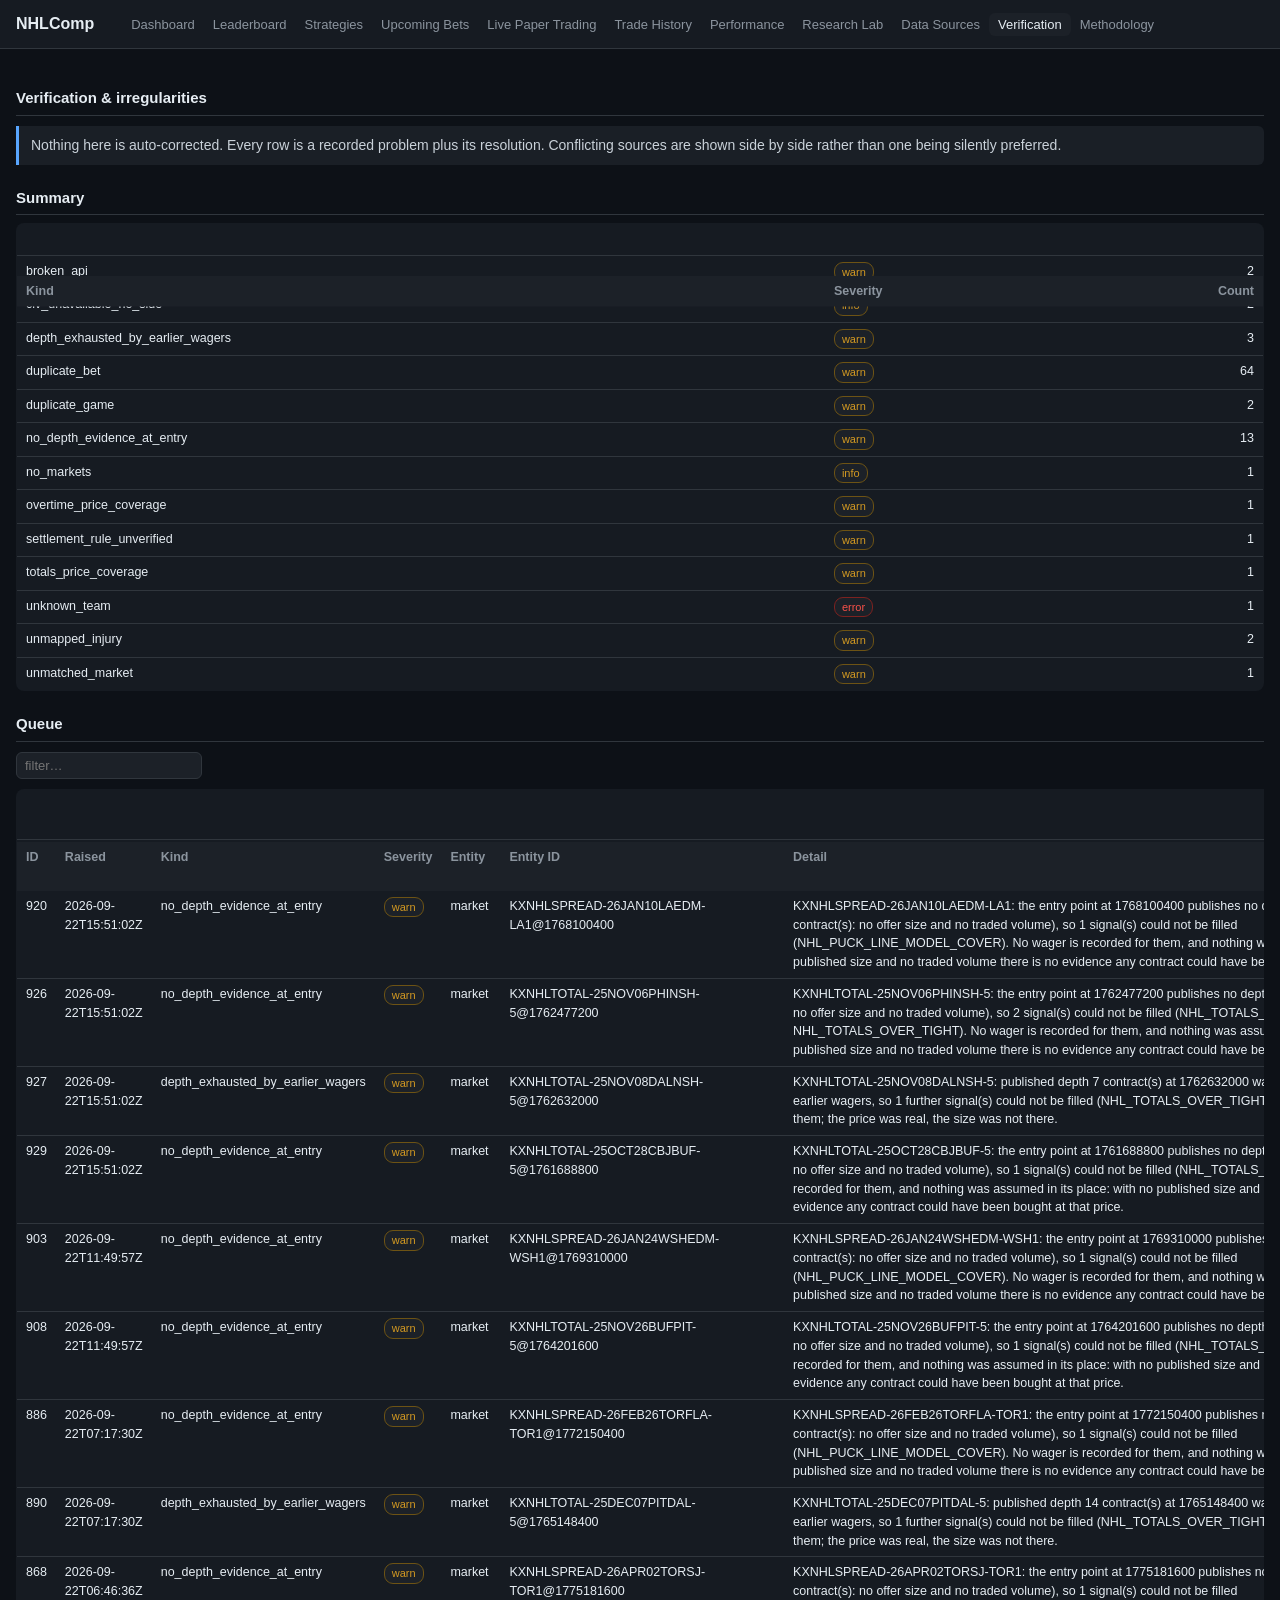
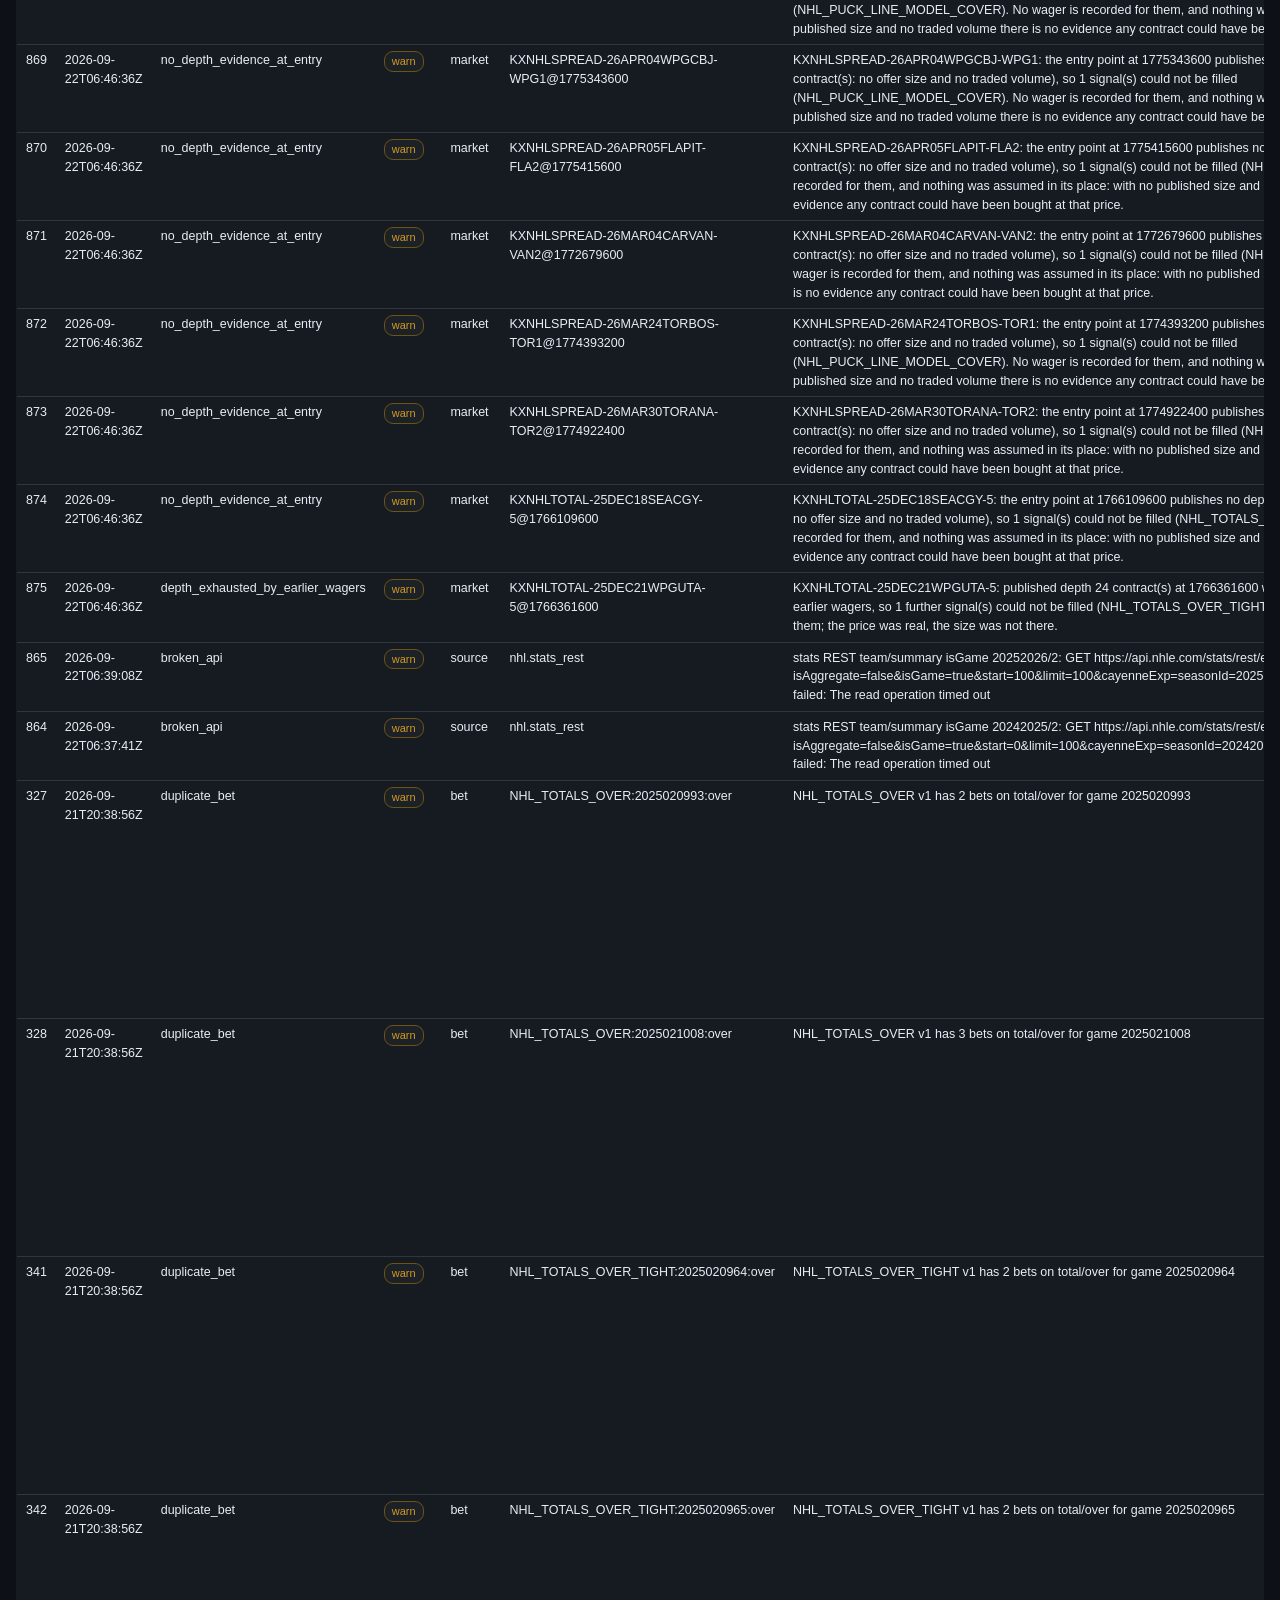
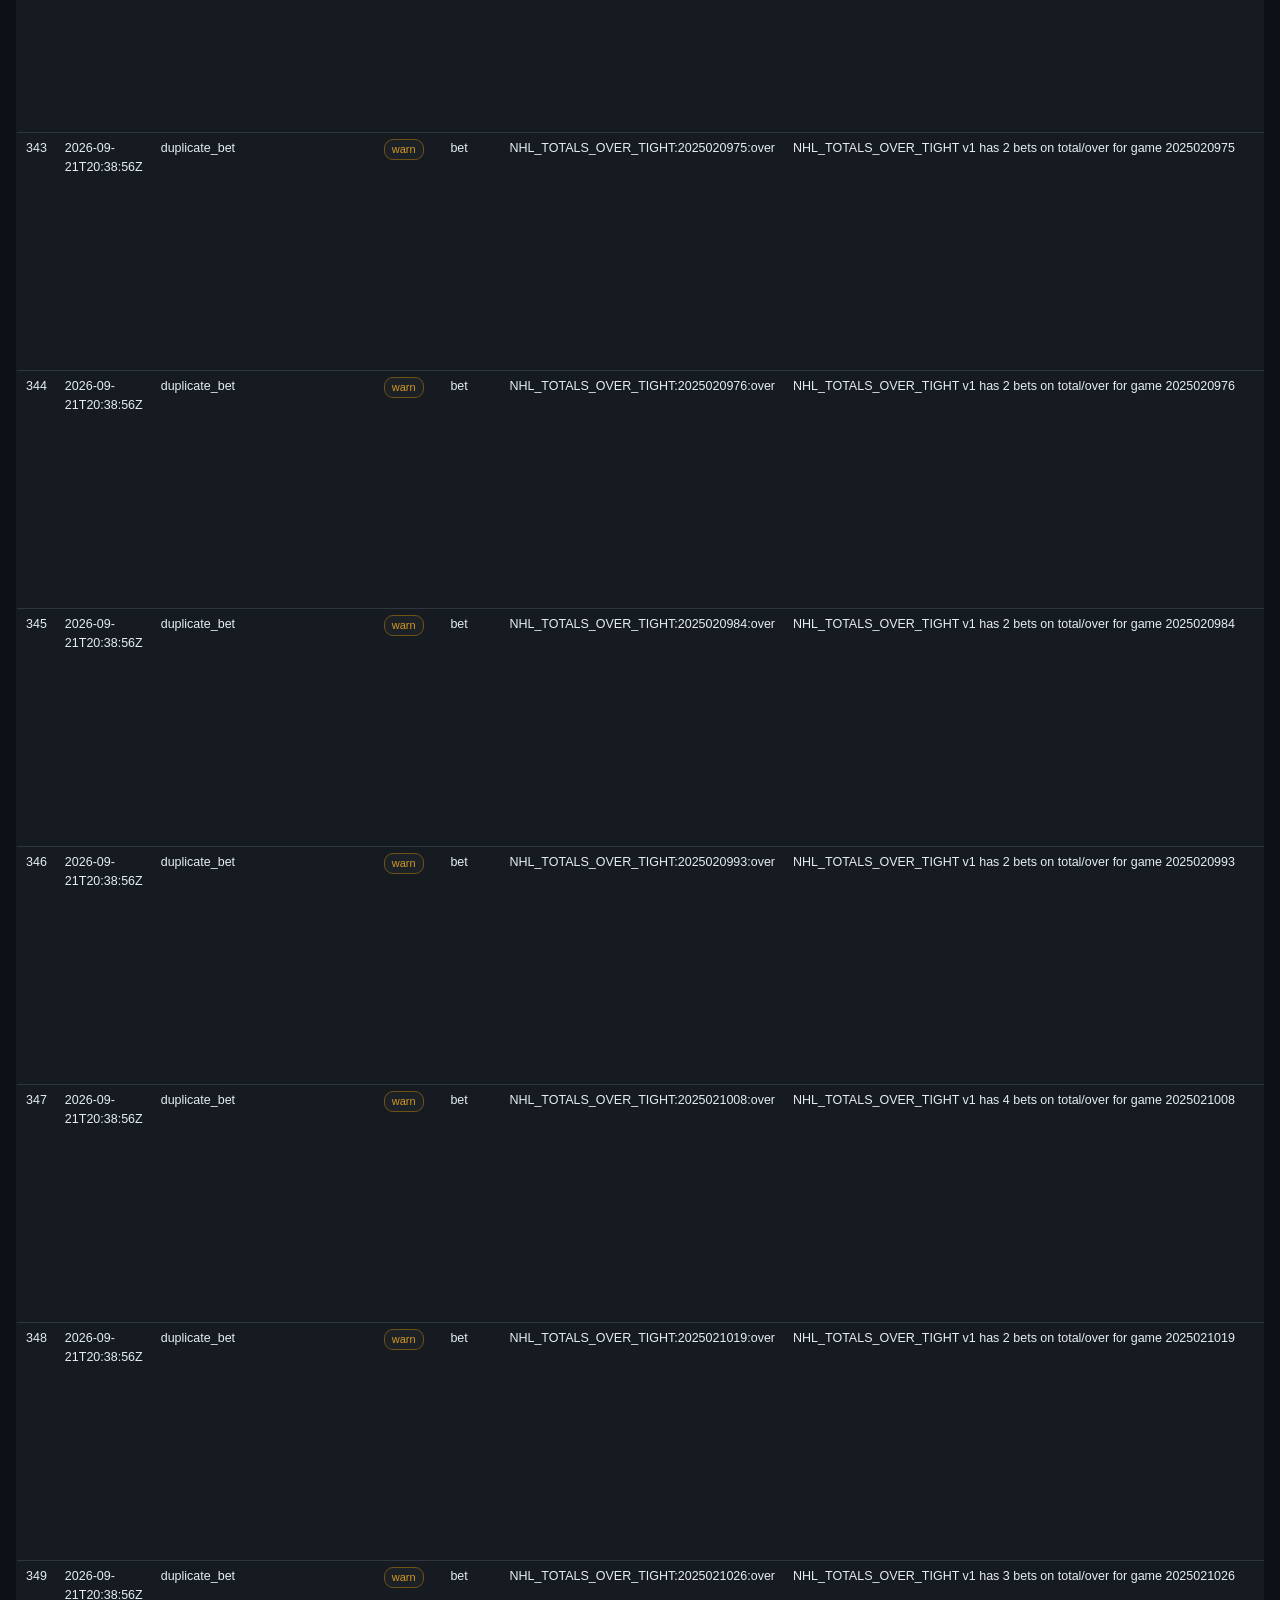
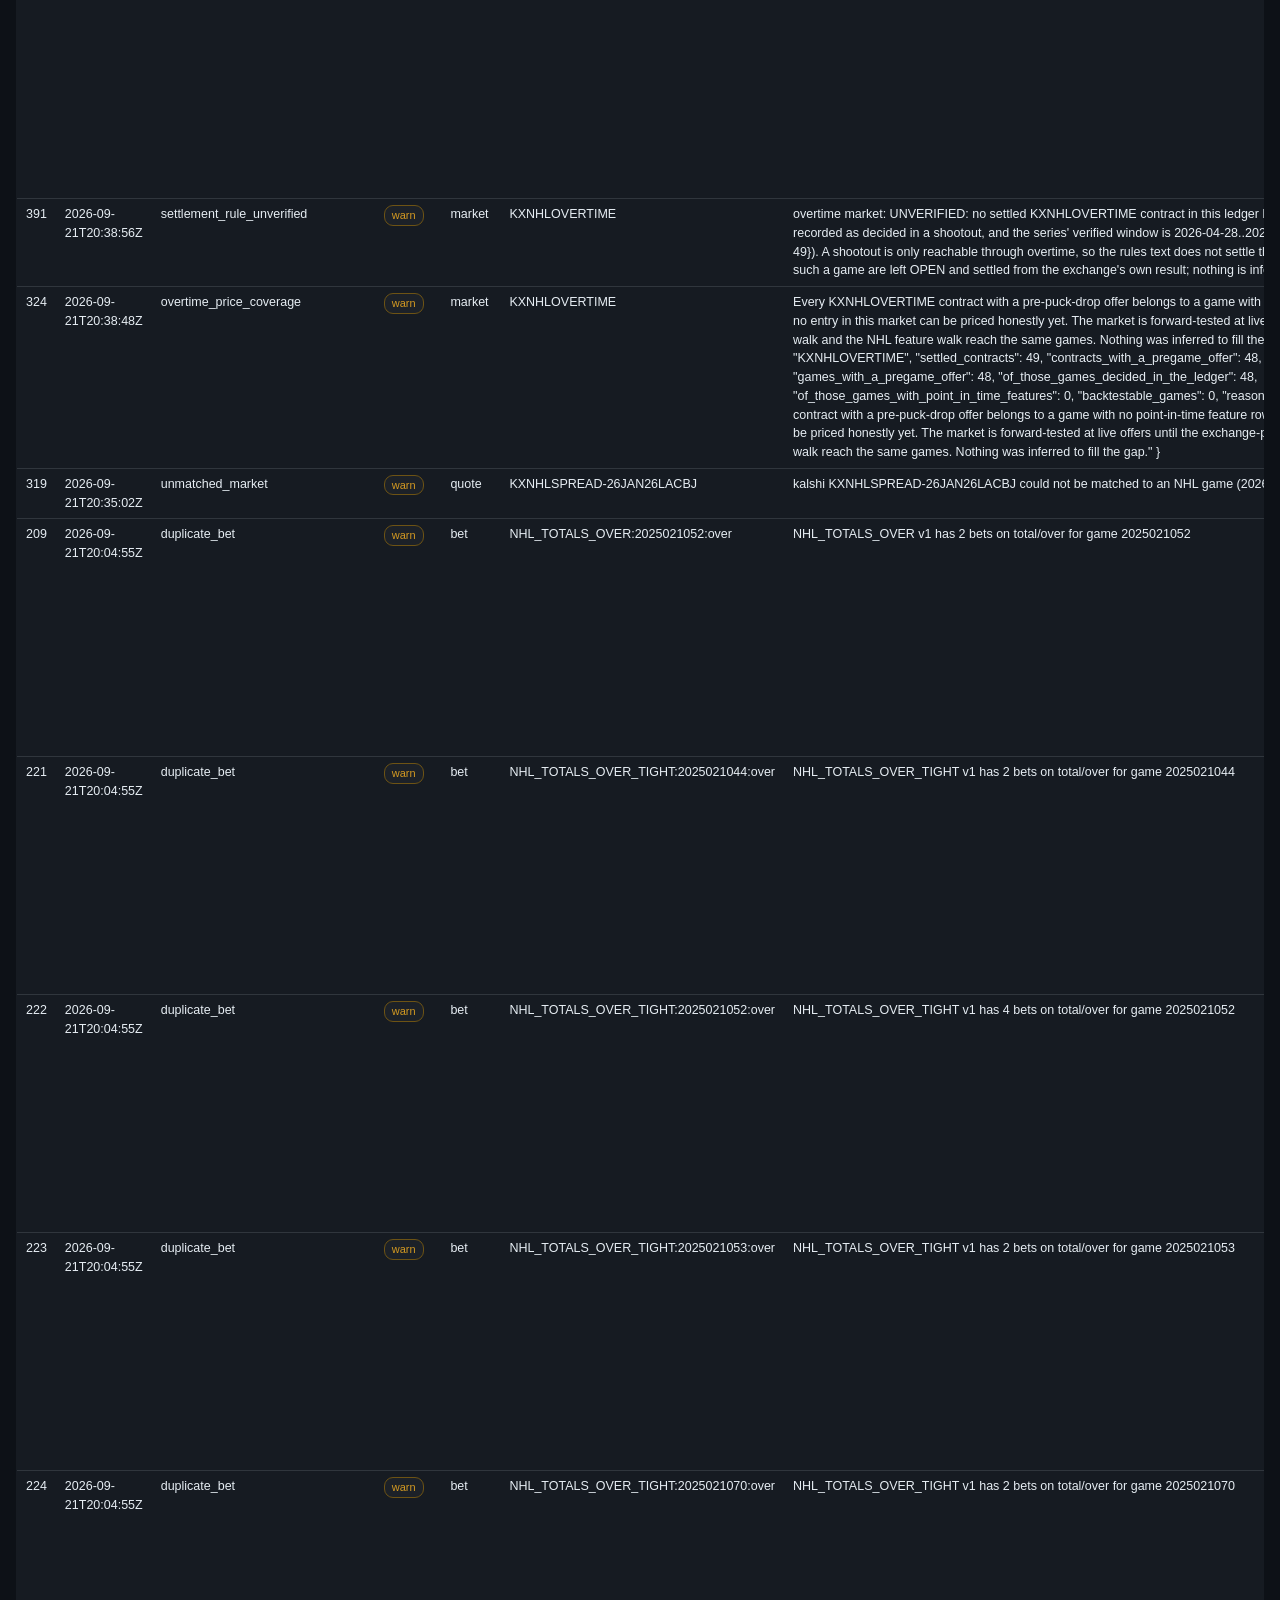
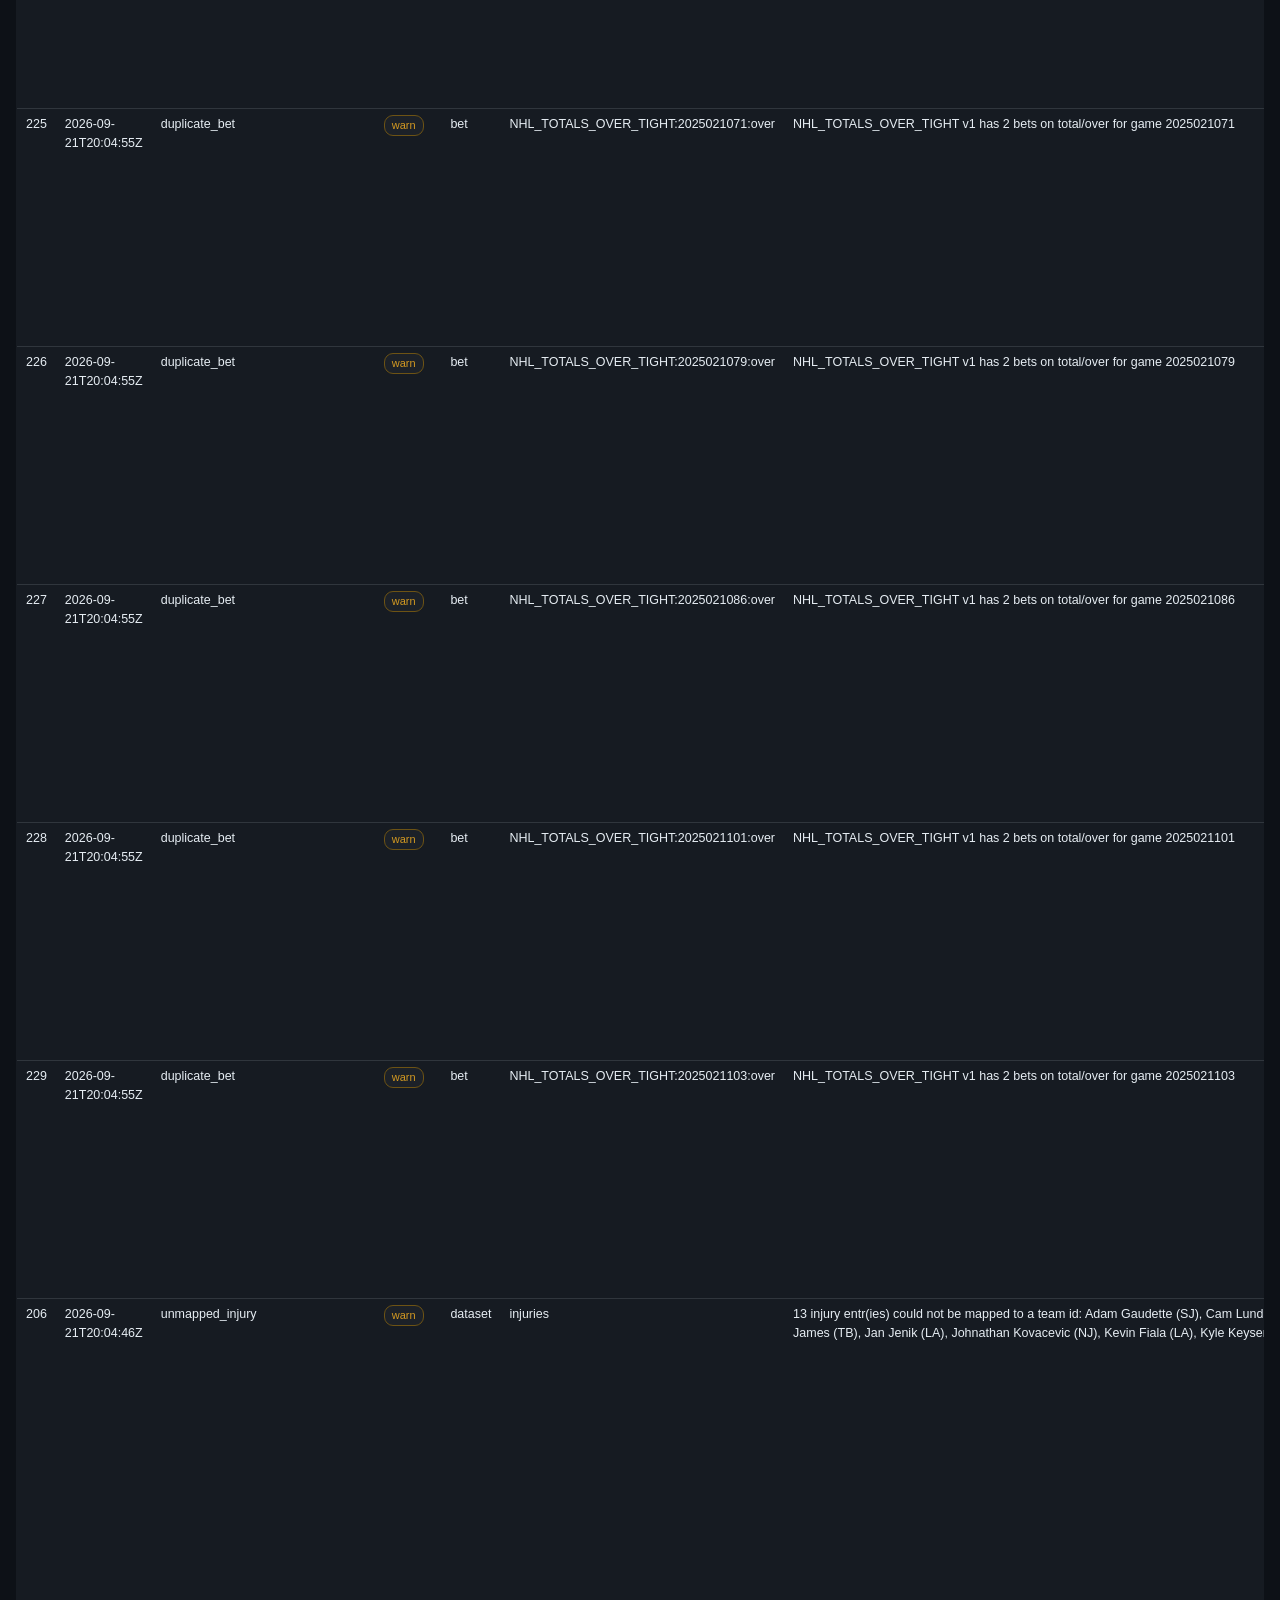
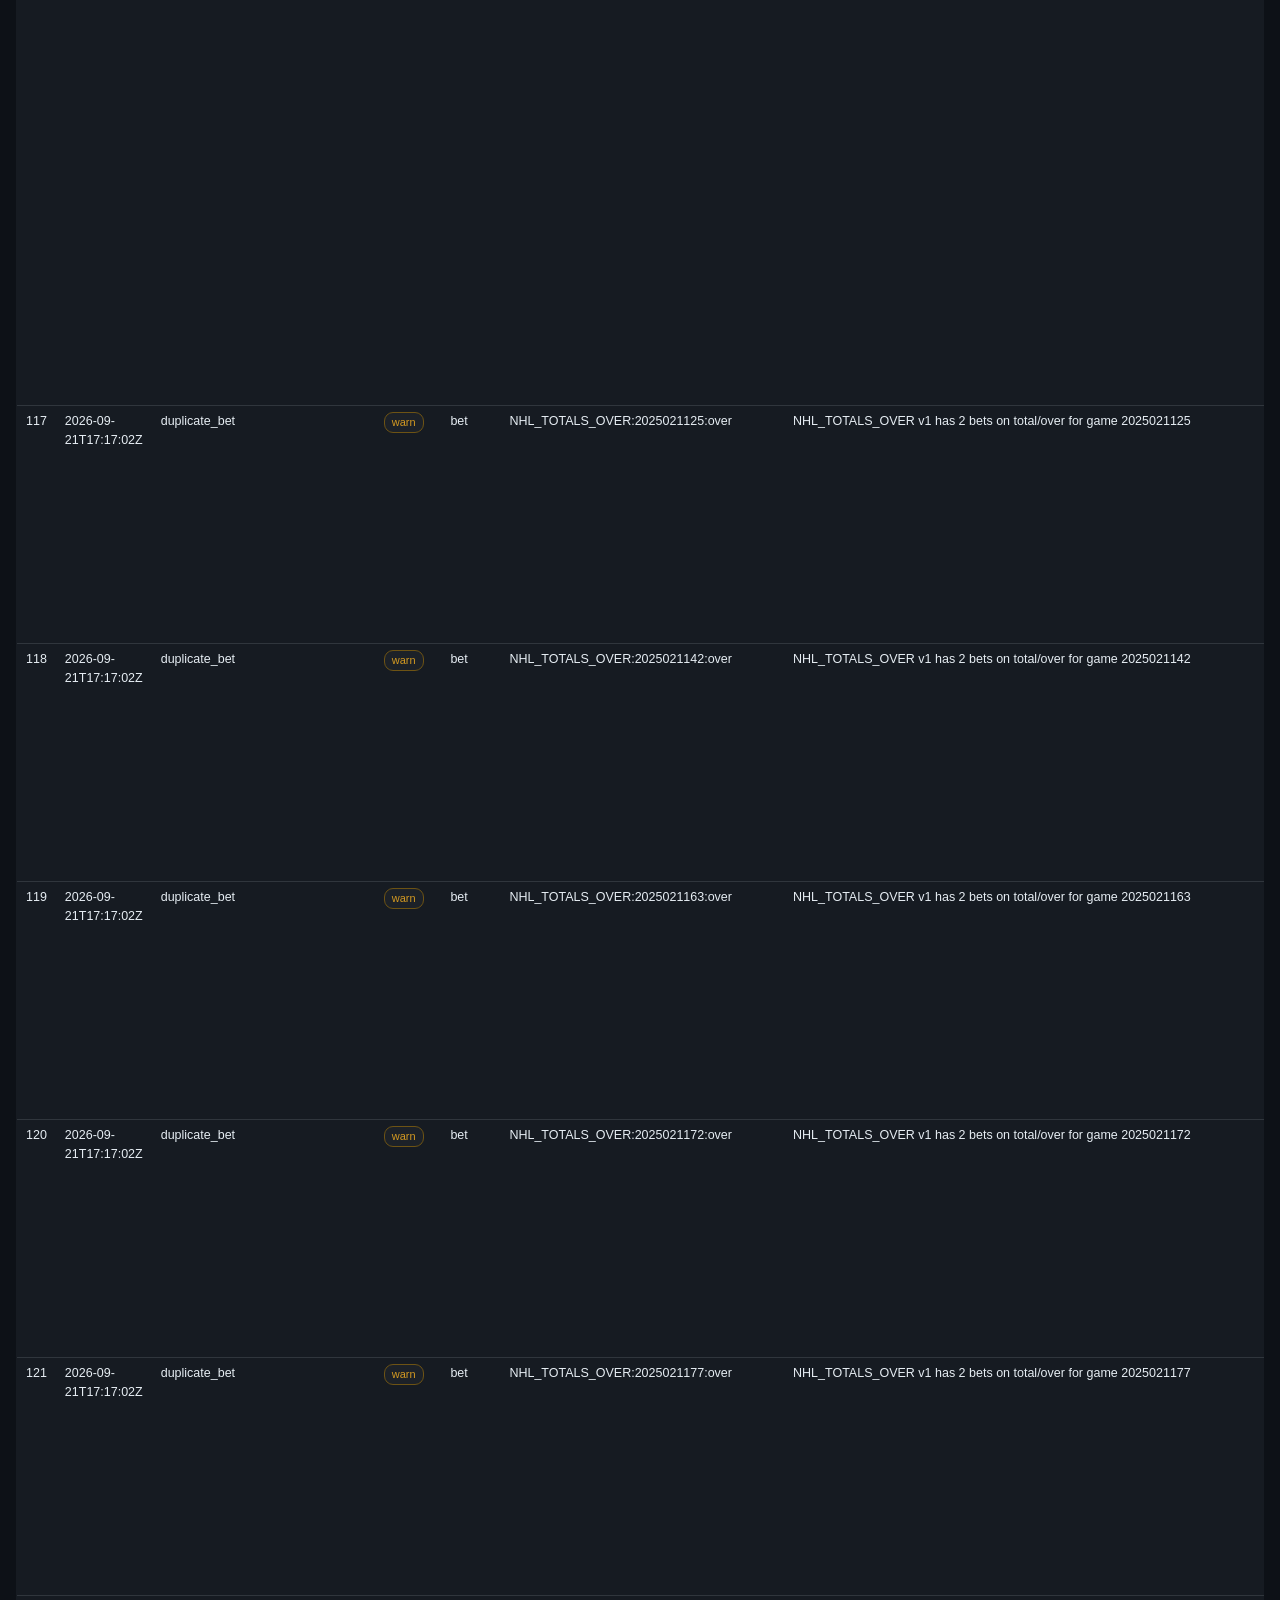
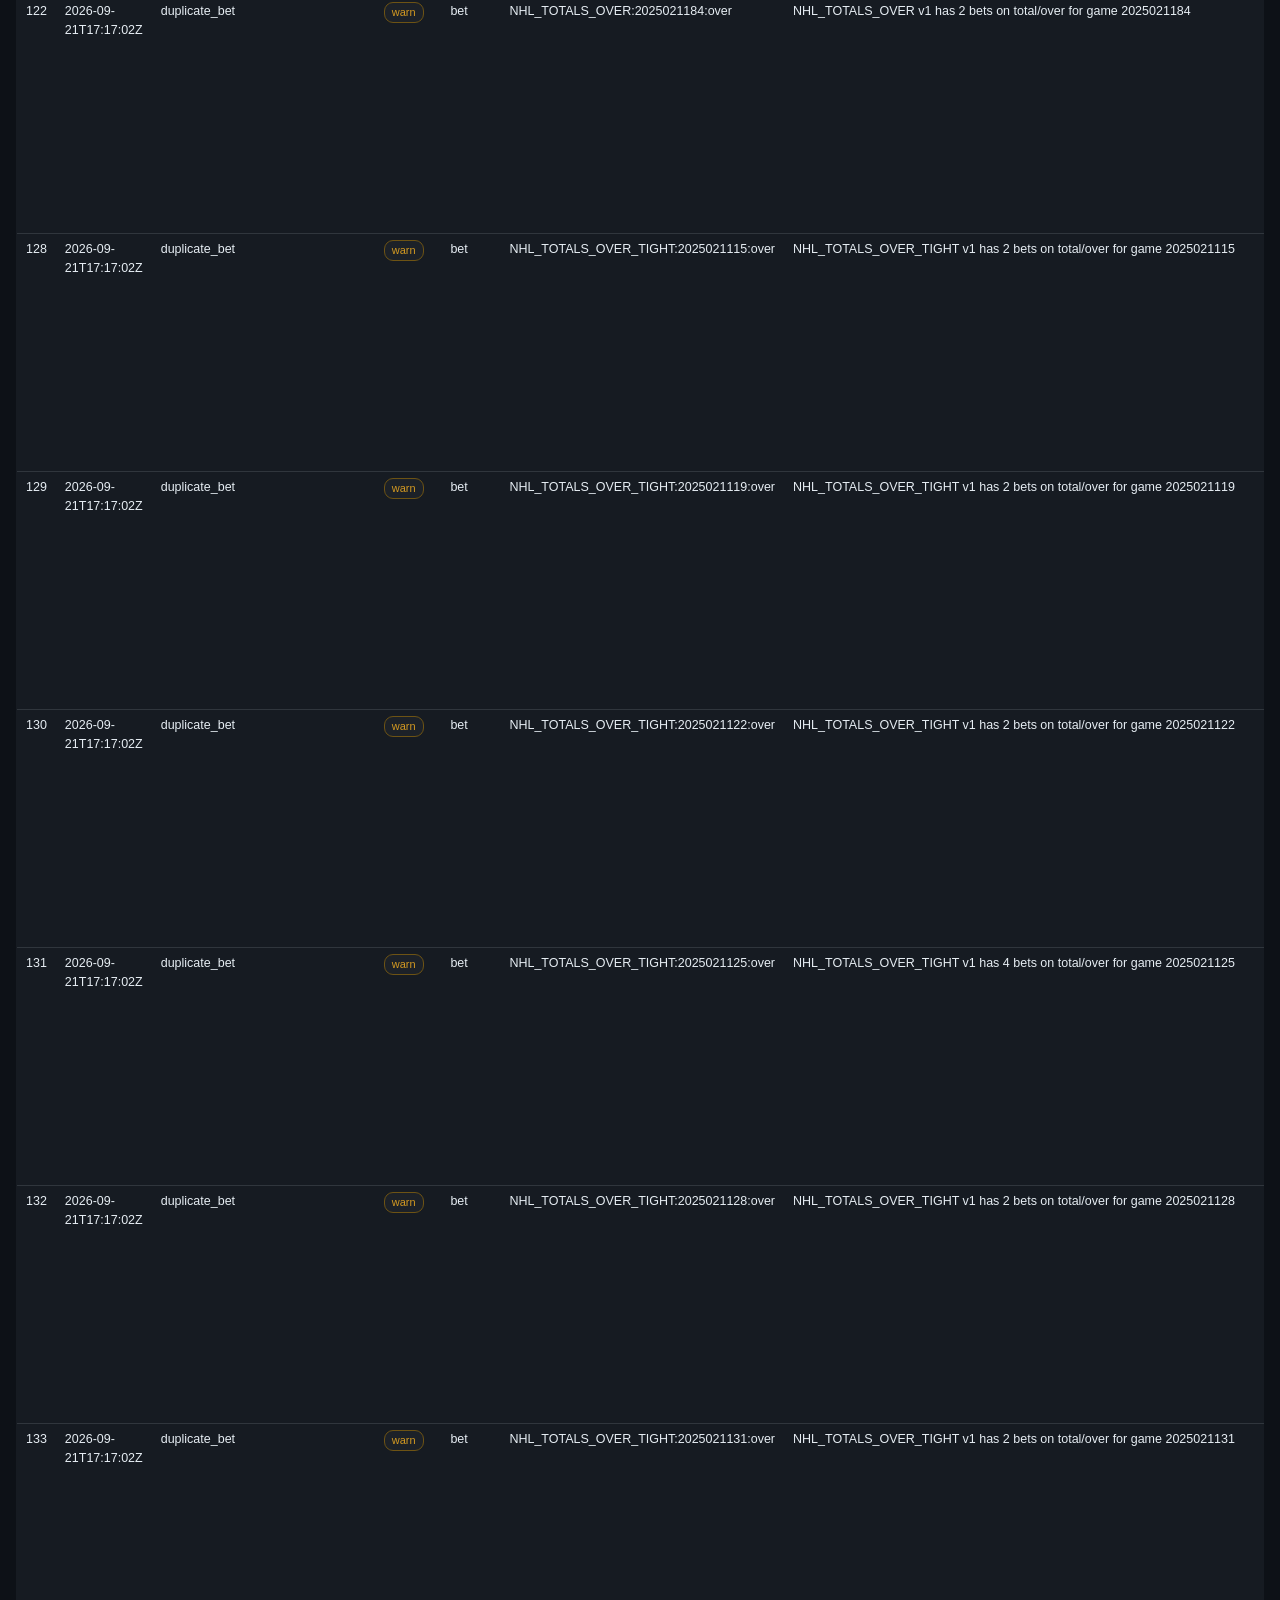
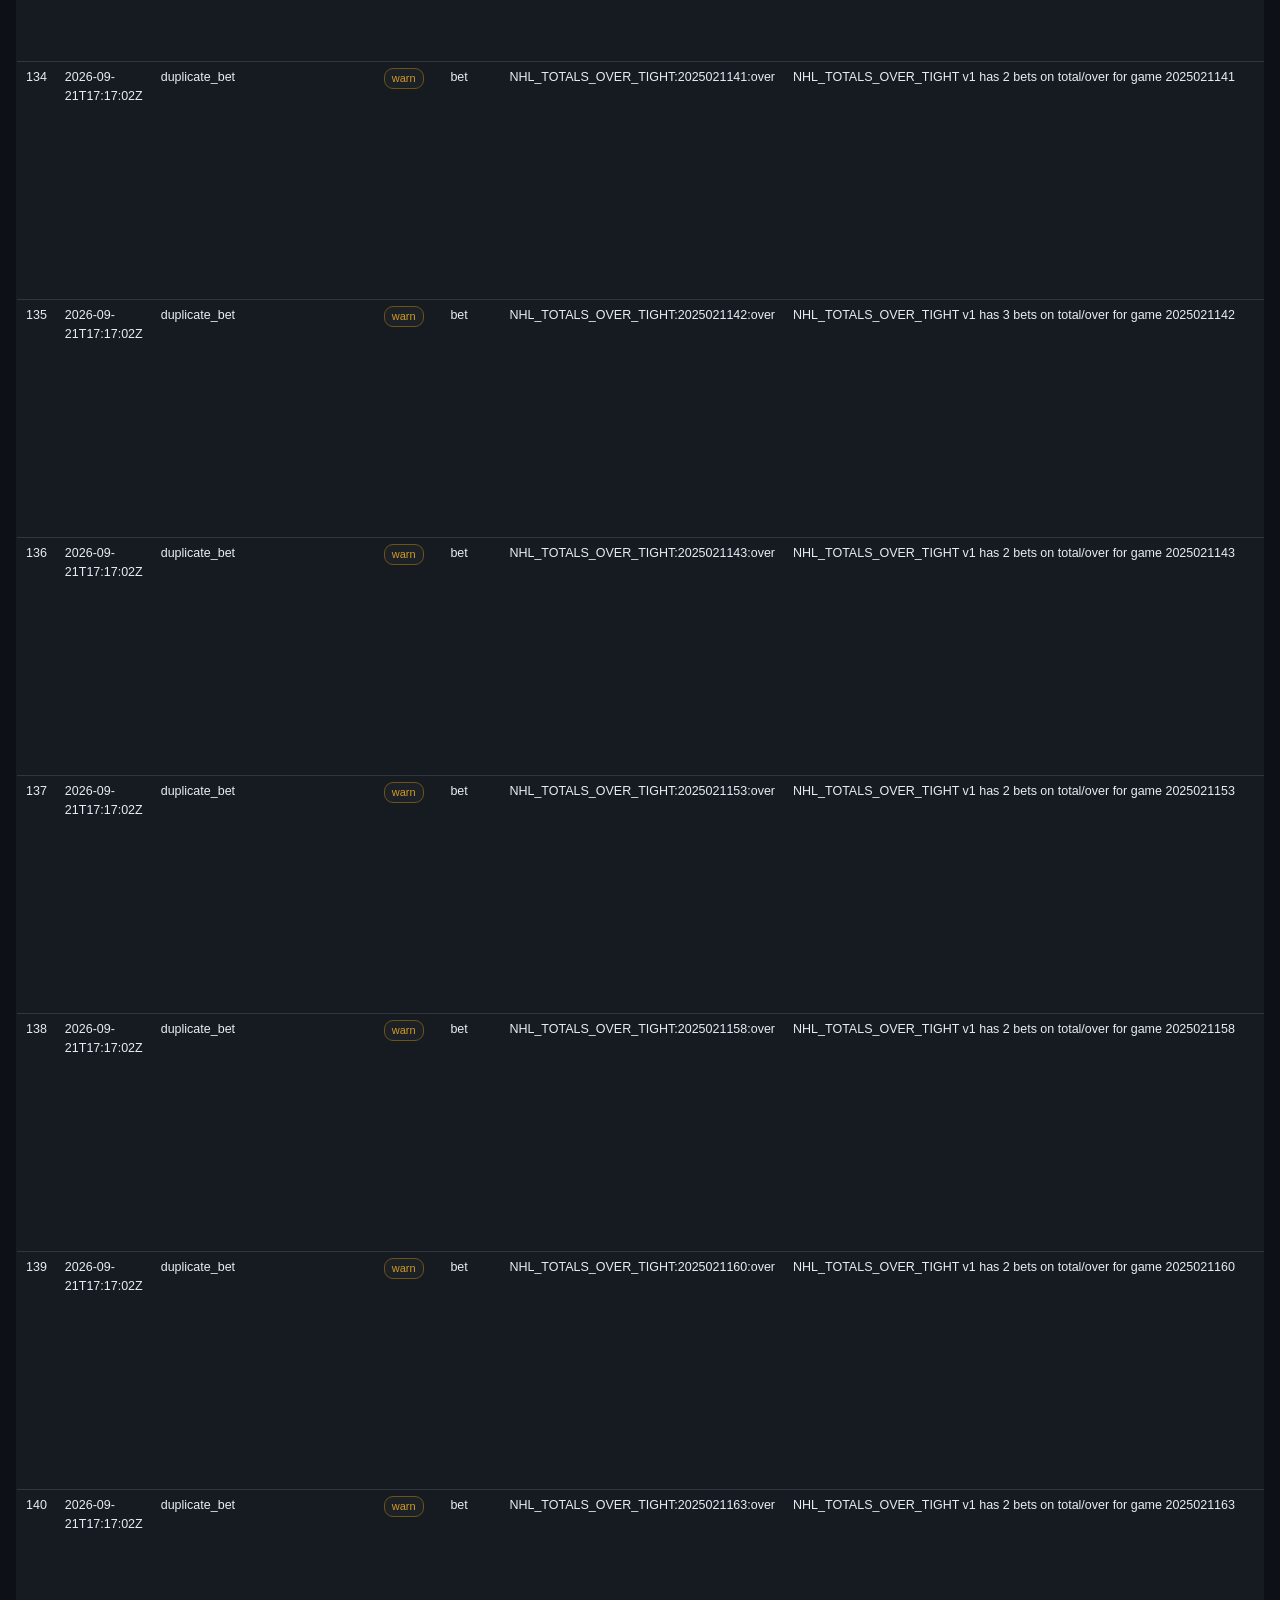
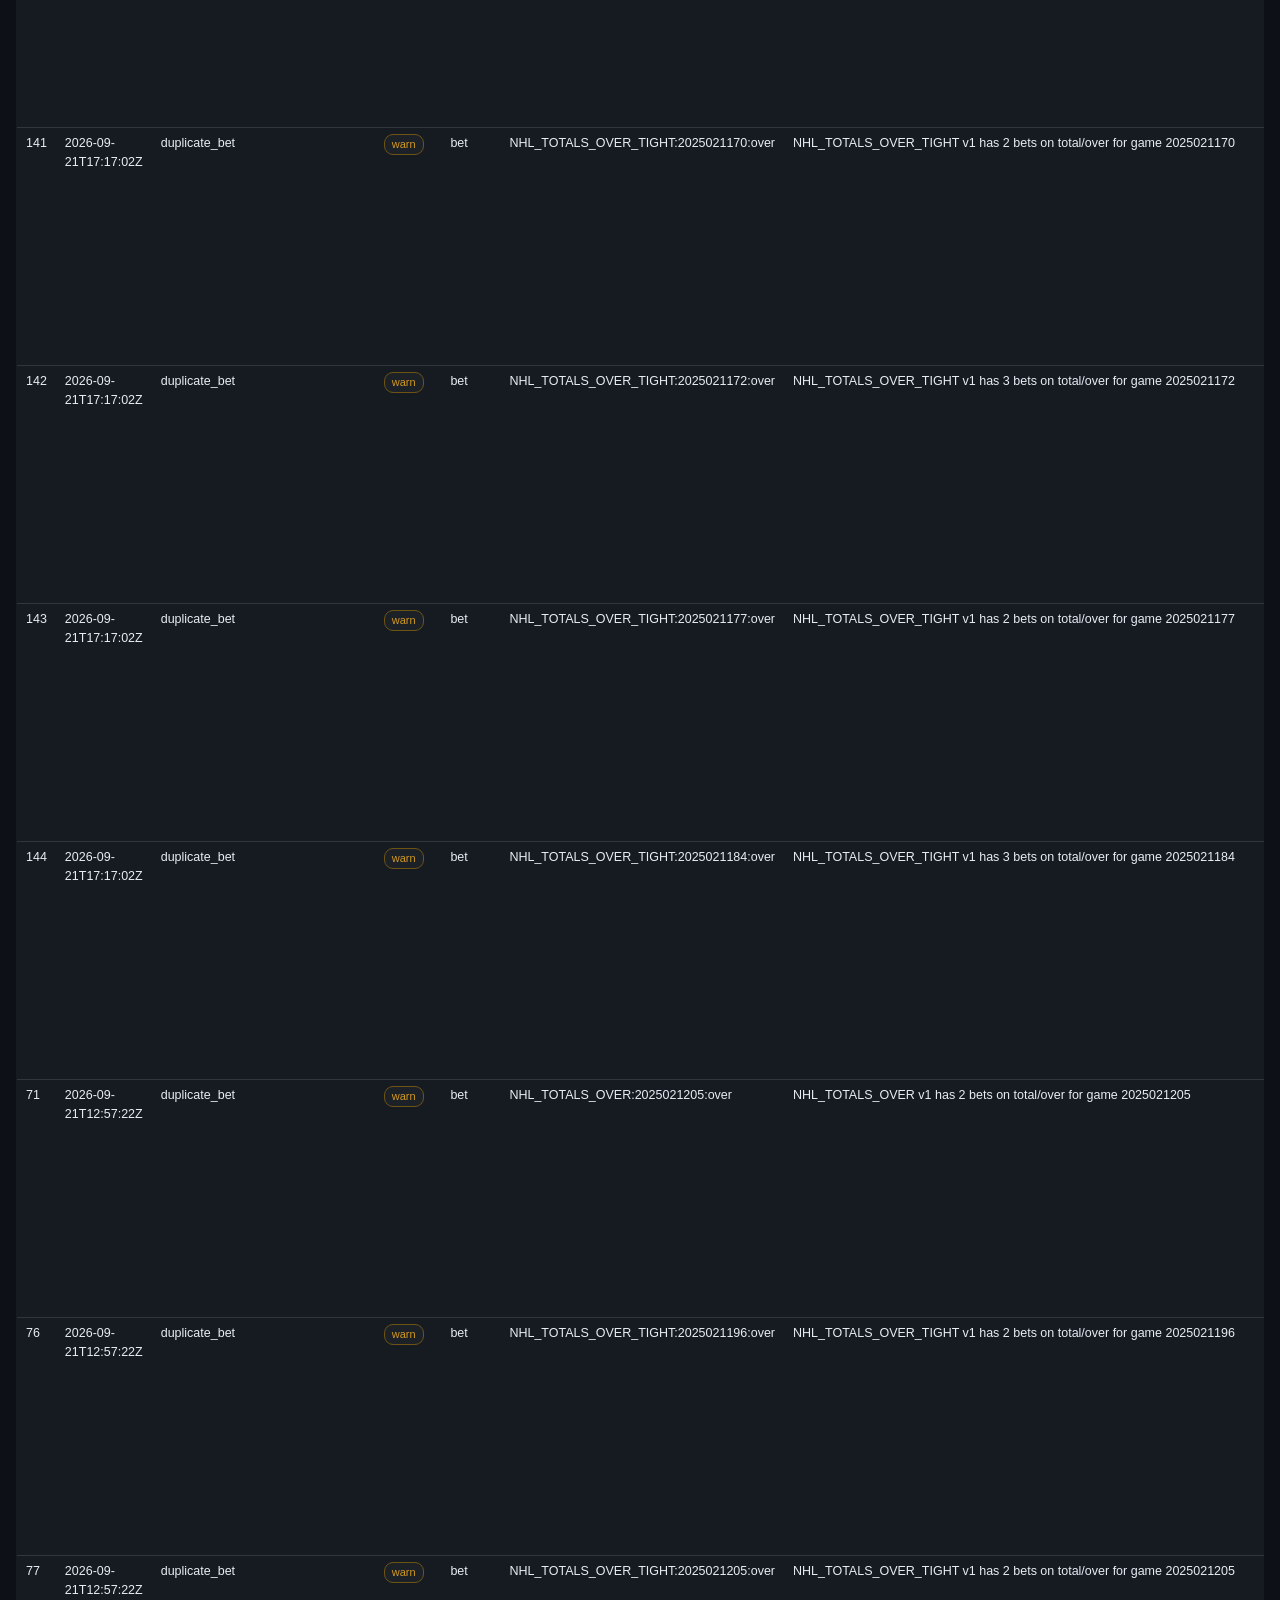
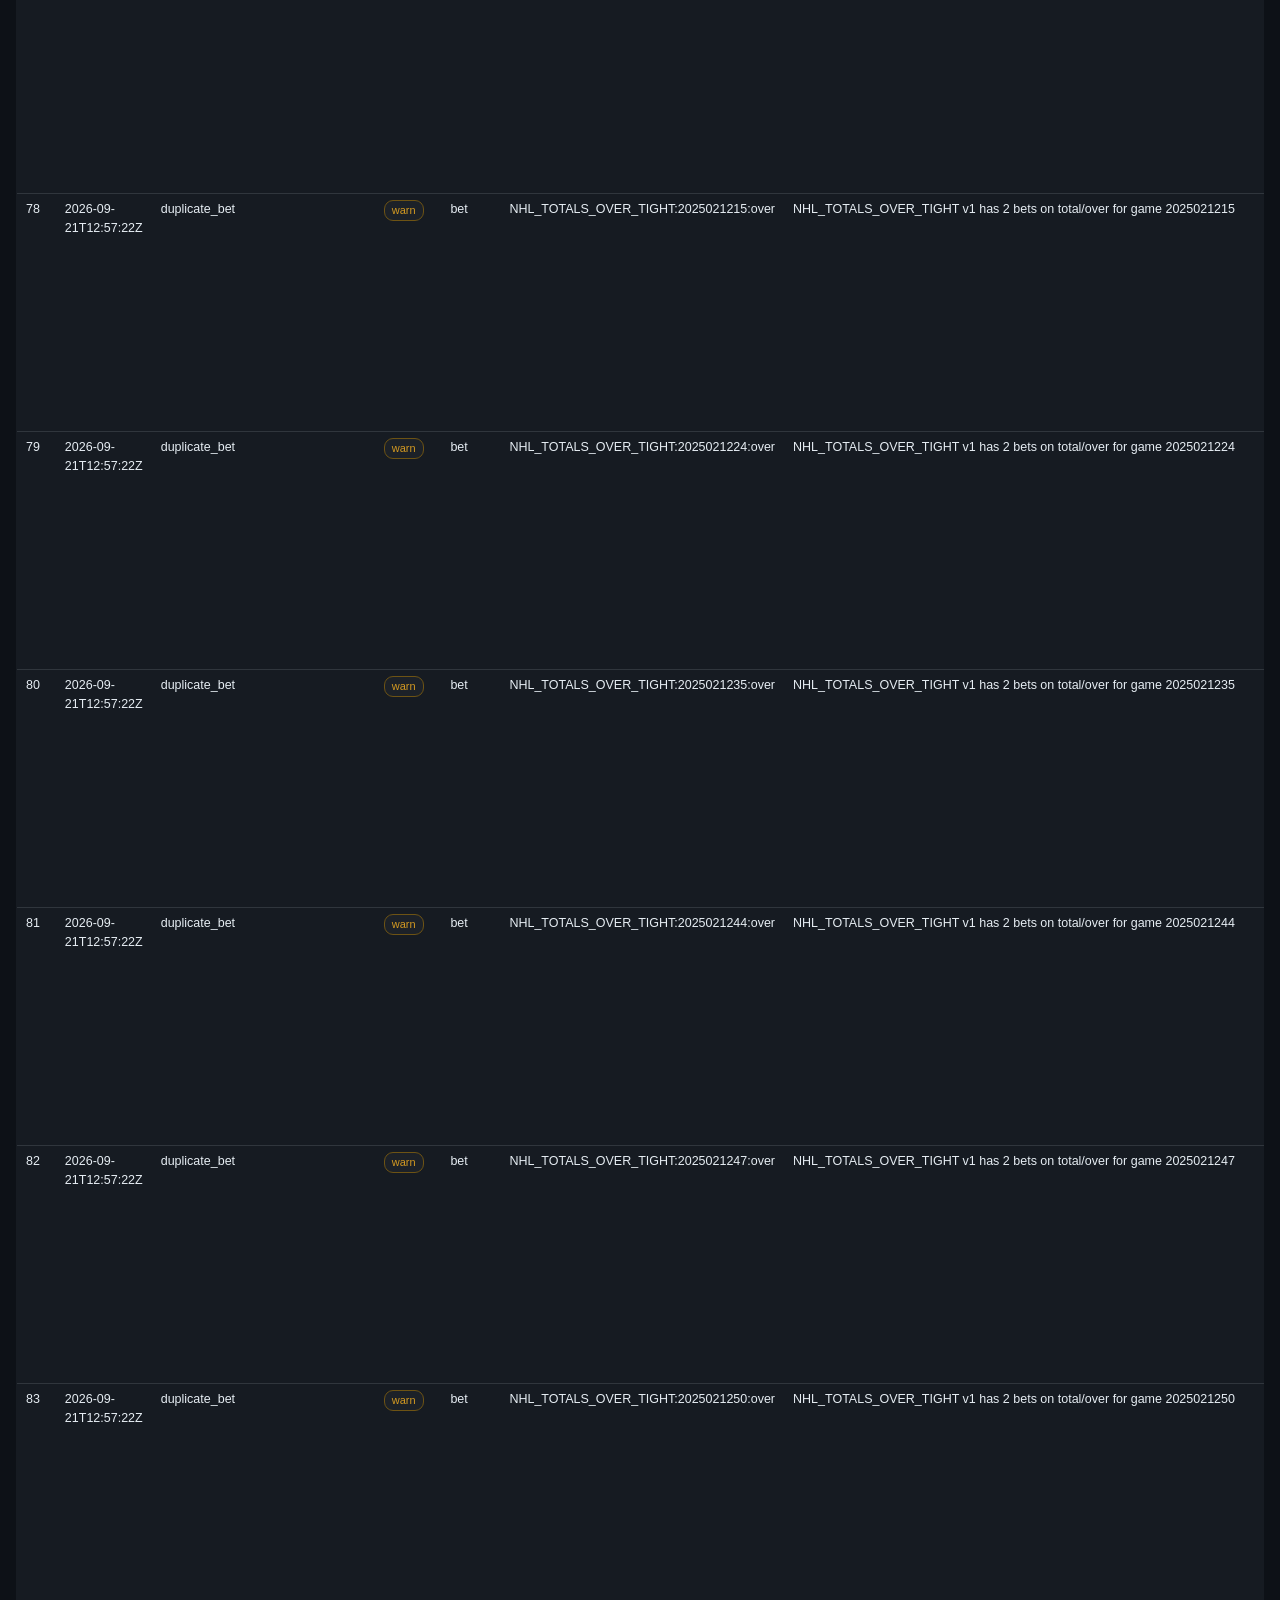
<file: docs/verification.html>
<!doctype html>
<html lang="en"><head><meta charset="utf-8">
<meta name="viewport" content="width=device-width,initial-scale=1">
<title>Verification · NHLComp</title>
<link rel="stylesheet" href="assets/style.css">
<script src="assets/app.js" defer></script></head>
<body><header><h1>NHLComp</h1><nav><a class="" href="index.html">Dashboard</a><a class="" href="leaderboard.html">Leaderboard</a><a class="" href="strategies.html">Strategies</a><a class="" href="upcoming.html">Upcoming Bets</a><a class="" href="positions.html">Live Paper Trading</a><a class="" href="history.html">Trade History</a><a class="" href="performance.html">Performance</a><a class="" href="research.html">Research Lab</a><a class="" href="sources.html">Data Sources</a><a class="on" href="verification.html">Verification</a><a class="" href="methodology.html">Methodology</a></nav></header>
<main><h2>Verification &amp; irregularities</h2><div class="note">Nothing here is auto-corrected. Every row is a recorded problem plus its resolution. Conflicting sources are shown side by side rather than one being silently preferred.</div><h2>Summary</h2><div class="wrap"><table id="isum"><thead><tr><th class="" onclick="sortTable('isum',0,'s')">Kind</th><th class="" onclick="sortTable('isum',1,'s')">Severity</th><th class="num" onclick="sortTable('isum',2,'n')">Count</th></tr></thead><tbody><tr><td class="">broken_api</td><td class=""><span class="pill warn">warn</span></td><td class="num">2</td></tr><tr><td class="">clv_unavailable_no_side</td><td class=""><span class="pill warn">info</span></td><td class="num">2</td></tr><tr><td class="">depth_exhausted_by_earlier_wagers</td><td class=""><span class="pill warn">warn</span></td><td class="num">3</td></tr><tr><td class="">duplicate_bet</td><td class=""><span class="pill warn">warn</span></td><td class="num">64</td></tr><tr><td class="">duplicate_game</td><td class=""><span class="pill warn">warn</span></td><td class="num">2</td></tr><tr><td class="">no_depth_evidence_at_entry</td><td class=""><span class="pill warn">warn</span></td><td class="num">13</td></tr><tr><td class="">no_markets</td><td class=""><span class="pill warn">info</span></td><td class="num">1</td></tr><tr><td class="">overtime_price_coverage</td><td class=""><span class="pill warn">warn</span></td><td class="num">1</td></tr><tr><td class="">settlement_rule_unverified</td><td class=""><span class="pill warn">warn</span></td><td class="num">1</td></tr><tr><td class="">totals_price_coverage</td><td class=""><span class="pill warn">warn</span></td><td class="num">1</td></tr><tr><td class="">unknown_team</td><td class=""><span class="pill bad">error</span></td><td class="num">1</td></tr><tr><td class="">unmapped_injury</td><td class=""><span class="pill warn">warn</span></td><td class="num">2</td></tr><tr><td class="">unmatched_market</td><td class=""><span class="pill warn">warn</span></td><td class="num">1</td></tr></tbody></table></div><h2>Queue</h2><div class="controls"><input placeholder="filter…" oninput="filterTable('iq', this.value)"></div><div class="wrap"><table id="iq"><thead><tr><th class="" onclick="sortTable('iq',0,'s')">ID</th><th class="" onclick="sortTable('iq',1,'s')">Raised</th><th class="" onclick="sortTable('iq',2,'s')">Kind</th><th class="" onclick="sortTable('iq',3,'s')">Severity</th><th class="" onclick="sortTable('iq',4,'s')">Entity</th><th class="" onclick="sortTable('iq',5,'s')">Entity ID</th><th class="" onclick="sortTable('iq',6,'s')">Detail</th><th class="" onclick="sortTable('iq',7,'s')">Sources</th><th class="" onclick="sortTable('iq',8,'s')">Status</th><th class="" onclick="sortTable('iq',9,'s')">Resolution</th><th class="" onclick="sortTable('iq',10,'s')">Auto-corrected</th></tr></thead><tbody><tr><td class="">1</td><td class="">2026-09-20T20:37:31Z</td><td class="">unknown_team</td><td class=""><span class="pill bad">error</span></td><td class="">game</td><td class="">2024010106</td><td class="">game 2024010106 on 2024-09-27 references team id(s) [7509] which are not in the teams table; game skipped rather than attached to a guessed franchise</td><td class="">nhl.api_web</td><td class="">open</td><td class=""></td><td class="">no</td></tr><tr><td class="">920</td><td class="">2026-09-22T15:51:02Z</td><td class="">no_depth_evidence_at_entry</td><td class=""><span class="pill warn">warn</span></td><td class="">market</td><td class="">KXNHLSPREAD-26JAN10LAEDM-LA1@1768100400</td><td class="">KXNHLSPREAD-26JAN10LAEDM-LA1: the entry point at 1768100400 publishes no depth at all (capacity 0 contract(s): no offer size and no traded volume), so 1 signal(s) could not be filled (NHL_PUCK_LINE_MODEL_COVER). No wager is recorded for them, and nothing was assumed in its place: with no published size and no traded volume there is no evidence any contract could have been bought at that price.</td><td class="">kalshi.candles</td><td class="">open</td><td class=""></td><td class="">no</td></tr><tr><td class="">926</td><td class="">2026-09-22T15:51:02Z</td><td class="">no_depth_evidence_at_entry</td><td class=""><span class="pill warn">warn</span></td><td class="">market</td><td class="">KXNHLTOTAL-25NOV06PHINSH-5@1762477200</td><td class="">KXNHLTOTAL-25NOV06PHINSH-5: the entry point at 1762477200 publishes no depth at all (capacity 0 contract(s): no offer size and no traded volume), so 2 signal(s) could not be filled (NHL_TOTALS_ALT_55_OVER, NHL_TOTALS_OVER_TIGHT). No wager is recorded for them, and nothing was assumed in its place: with no published size and no traded volume there is no evidence any contract could have been bought at that price.</td><td class="">kalshi.candles</td><td class="">open</td><td class=""></td><td class="">no</td></tr><tr><td class="">927</td><td class="">2026-09-22T15:51:02Z</td><td class="">depth_exhausted_by_earlier_wagers</td><td class=""><span class="pill warn">warn</span></td><td class="">market</td><td class="">KXNHLTOTAL-25NOV08DALNSH-5@1762632000</td><td class="">KXNHLTOTAL-25NOV08DALNSH-5: published depth 7 contract(s) at 1762632000 was already fully claimed (7) by earlier wagers, so 1 further signal(s) could not be filled (NHL_TOTALS_OVER_TIGHT). No wager is recorded for them; the price was real, the size was not there.</td><td class="">kalshi.trade_api</td><td class="">open</td><td class=""></td><td class="">no</td></tr><tr><td class="">929</td><td class="">2026-09-22T15:51:02Z</td><td class="">no_depth_evidence_at_entry</td><td class=""><span class="pill warn">warn</span></td><td class="">market</td><td class="">KXNHLTOTAL-25OCT28CBJBUF-5@1761688800</td><td class="">KXNHLTOTAL-25OCT28CBJBUF-5: the entry point at 1761688800 publishes no depth at all (capacity 0 contract(s): no offer size and no traded volume), so 1 signal(s) could not be filled (NHL_TOTALS_OVER_TIGHT). No wager is recorded for them, and nothing was assumed in its place: with no published size and no traded volume there is no evidence any contract could have been bought at that price.</td><td class="">kalshi.candles</td><td class="">open</td><td class=""></td><td class="">no</td></tr><tr><td class="">903</td><td class="">2026-09-22T11:49:57Z</td><td class="">no_depth_evidence_at_entry</td><td class=""><span class="pill warn">warn</span></td><td class="">market</td><td class="">KXNHLSPREAD-26JAN24WSHEDM-WSH1@1769310000</td><td class="">KXNHLSPREAD-26JAN24WSHEDM-WSH1: the entry point at 1769310000 publishes no depth at all (capacity 0 contract(s): no offer size and no traded volume), so 1 signal(s) could not be filled (NHL_PUCK_LINE_MODEL_COVER). No wager is recorded for them, and nothing was assumed in its place: with no published size and no traded volume there is no evidence any contract could have been bought at that price.</td><td class="">kalshi.candles</td><td class="">open</td><td class=""></td><td class="">no</td></tr><tr><td class="">908</td><td class="">2026-09-22T11:49:57Z</td><td class="">no_depth_evidence_at_entry</td><td class=""><span class="pill warn">warn</span></td><td class="">market</td><td class="">KXNHLTOTAL-25NOV26BUFPIT-5@1764201600</td><td class="">KXNHLTOTAL-25NOV26BUFPIT-5: the entry point at 1764201600 publishes no depth at all (capacity 0 contract(s): no offer size and no traded volume), so 1 signal(s) could not be filled (NHL_TOTALS_OVER_TIGHT). No wager is recorded for them, and nothing was assumed in its place: with no published size and no traded volume there is no evidence any contract could have been bought at that price.</td><td class="">kalshi.candles</td><td class="">open</td><td class=""></td><td class="">no</td></tr><tr><td class="">886</td><td class="">2026-09-22T07:17:30Z</td><td class="">no_depth_evidence_at_entry</td><td class=""><span class="pill warn">warn</span></td><td class="">market</td><td class="">KXNHLSPREAD-26FEB26TORFLA-TOR1@1772150400</td><td class="">KXNHLSPREAD-26FEB26TORFLA-TOR1: the entry point at 1772150400 publishes no depth at all (capacity 0 contract(s): no offer size and no traded volume), so 1 signal(s) could not be filled (NHL_PUCK_LINE_MODEL_COVER). No wager is recorded for them, and nothing was assumed in its place: with no published size and no traded volume there is no evidence any contract could have been bought at that price.</td><td class="">kalshi.candles</td><td class="">open</td><td class=""></td><td class="">no</td></tr><tr><td class="">890</td><td class="">2026-09-22T07:17:30Z</td><td class="">depth_exhausted_by_earlier_wagers</td><td class=""><span class="pill warn">warn</span></td><td class="">market</td><td class="">KXNHLTOTAL-25DEC07PITDAL-5@1765148400</td><td class="">KXNHLTOTAL-25DEC07PITDAL-5: published depth 14 contract(s) at 1765148400 was already fully claimed (14) by earlier wagers, so 1 further signal(s) could not be filled (NHL_TOTALS_OVER_TIGHT). No wager is recorded for them; the price was real, the size was not there.</td><td class="">kalshi.trade_api</td><td class="">open</td><td class=""></td><td class="">no</td></tr><tr><td class="">868</td><td class="">2026-09-22T06:46:36Z</td><td class="">no_depth_evidence_at_entry</td><td class=""><span class="pill warn">warn</span></td><td class="">market</td><td class="">KXNHLSPREAD-26APR02TORSJ-TOR1@1775181600</td><td class="">KXNHLSPREAD-26APR02TORSJ-TOR1: the entry point at 1775181600 publishes no depth at all (capacity 0 contract(s): no offer size and no traded volume), so 1 signal(s) could not be filled (NHL_PUCK_LINE_MODEL_COVER). No wager is recorded for them, and nothing was assumed in its place: with no published size and no traded volume there is no evidence any contract could have been bought at that price.</td><td class="">kalshi.candles</td><td class="">open</td><td class=""></td><td class="">no</td></tr><tr><td class="">869</td><td class="">2026-09-22T06:46:36Z</td><td class="">no_depth_evidence_at_entry</td><td class=""><span class="pill warn">warn</span></td><td class="">market</td><td class="">KXNHLSPREAD-26APR04WPGCBJ-WPG1@1775343600</td><td class="">KXNHLSPREAD-26APR04WPGCBJ-WPG1: the entry point at 1775343600 publishes no depth at all (capacity 0 contract(s): no offer size and no traded volume), so 1 signal(s) could not be filled (NHL_PUCK_LINE_MODEL_COVER). No wager is recorded for them, and nothing was assumed in its place: with no published size and no traded volume there is no evidence any contract could have been bought at that price.</td><td class="">kalshi.candles</td><td class="">open</td><td class=""></td><td class="">no</td></tr><tr><td class="">870</td><td class="">2026-09-22T06:46:36Z</td><td class="">no_depth_evidence_at_entry</td><td class=""><span class="pill warn">warn</span></td><td class="">market</td><td class="">KXNHLSPREAD-26APR05FLAPIT-FLA2@1775415600</td><td class="">KXNHLSPREAD-26APR05FLAPIT-FLA2: the entry point at 1775415600 publishes no depth at all (capacity 0 contract(s): no offer size and no traded volume), so 1 signal(s) could not be filled (NHL_PUCK_ALT_25). No wager is recorded for them, and nothing was assumed in its place: with no published size and no traded volume there is no evidence any contract could have been bought at that price.</td><td class="">kalshi.candles</td><td class="">open</td><td class=""></td><td class="">no</td></tr><tr><td class="">871</td><td class="">2026-09-22T06:46:36Z</td><td class="">no_depth_evidence_at_entry</td><td class=""><span class="pill warn">warn</span></td><td class="">market</td><td class="">KXNHLSPREAD-26MAR04CARVAN-VAN2@1772679600</td><td class="">KXNHLSPREAD-26MAR04CARVAN-VAN2: the entry point at 1772679600 publishes no depth at all (capacity 0 contract(s): no offer size and no traded volume), so 1 signal(s) could not be filled (NHL_PUCK_LINE_HOME_25). No wager is recorded for them, and nothing was assumed in its place: with no published size and no traded volume there is no evidence any contract could have been bought at that price.</td><td class="">kalshi.candles</td><td class="">open</td><td class=""></td><td class="">no</td></tr><tr><td class="">872</td><td class="">2026-09-22T06:46:36Z</td><td class="">no_depth_evidence_at_entry</td><td class=""><span class="pill warn">warn</span></td><td class="">market</td><td class="">KXNHLSPREAD-26MAR24TORBOS-TOR1@1774393200</td><td class="">KXNHLSPREAD-26MAR24TORBOS-TOR1: the entry point at 1774393200 publishes no depth at all (capacity 0 contract(s): no offer size and no traded volume), so 1 signal(s) could not be filled (NHL_PUCK_LINE_MODEL_COVER). No wager is recorded for them, and nothing was assumed in its place: with no published size and no traded volume there is no evidence any contract could have been bought at that price.</td><td class="">kalshi.candles</td><td class="">open</td><td class=""></td><td class="">no</td></tr><tr><td class="">873</td><td class="">2026-09-22T06:46:36Z</td><td class="">no_depth_evidence_at_entry</td><td class=""><span class="pill warn">warn</span></td><td class="">market</td><td class="">KXNHLSPREAD-26MAR30TORANA-TOR2@1774922400</td><td class="">KXNHLSPREAD-26MAR30TORANA-TOR2: the entry point at 1774922400 publishes no depth at all (capacity 0 contract(s): no offer size and no traded volume), so 1 signal(s) could not be filled (NHL_PUCK_ALT_25). No wager is recorded for them, and nothing was assumed in its place: with no published size and no traded volume there is no evidence any contract could have been bought at that price.</td><td class="">kalshi.candles</td><td class="">open</td><td class=""></td><td class="">no</td></tr><tr><td class="">874</td><td class="">2026-09-22T06:46:36Z</td><td class="">no_depth_evidence_at_entry</td><td class=""><span class="pill warn">warn</span></td><td class="">market</td><td class="">KXNHLTOTAL-25DEC18SEACGY-5@1766109600</td><td class="">KXNHLTOTAL-25DEC18SEACGY-5: the entry point at 1766109600 publishes no depth at all (capacity 0 contract(s): no offer size and no traded volume), so 1 signal(s) could not be filled (NHL_TOTALS_OVER_TIGHT). No wager is recorded for them, and nothing was assumed in its place: with no published size and no traded volume there is no evidence any contract could have been bought at that price.</td><td class="">kalshi.candles</td><td class="">open</td><td class=""></td><td class="">no</td></tr><tr><td class="">875</td><td class="">2026-09-22T06:46:36Z</td><td class="">depth_exhausted_by_earlier_wagers</td><td class=""><span class="pill warn">warn</span></td><td class="">market</td><td class="">KXNHLTOTAL-25DEC21WPGUTA-5@1766361600</td><td class="">KXNHLTOTAL-25DEC21WPGUTA-5: published depth 24 contract(s) at 1766361600 was already fully claimed (24) by earlier wagers, so 1 further signal(s) could not be filled (NHL_TOTALS_OVER_TIGHT). No wager is recorded for them; the price was real, the size was not there.</td><td class="">kalshi.trade_api</td><td class="">open</td><td class=""></td><td class="">no</td></tr><tr><td class="">865</td><td class="">2026-09-22T06:39:08Z</td><td class="">broken_api</td><td class=""><span class="pill warn">warn</span></td><td class="">source</td><td class="">nhl.stats_rest</td><td class="">stats REST team/summary isGame 20252026/2: GET https://api.nhle.com/stats/rest/en/team/summary?isAggregate=false&amp;isGame=true&amp;start=100&amp;limit=100&amp;cayenneExp=seasonId=20252026%20and%20gameTypeId=2 failed: The read operation timed out</td><td class=""></td><td class="">open</td><td class=""></td><td class="">no</td></tr><tr><td class="">864</td><td class="">2026-09-22T06:37:41Z</td><td class="">broken_api</td><td class=""><span class="pill warn">warn</span></td><td class="">source</td><td class="">nhl.stats_rest</td><td class="">stats REST team/summary isGame 20242025/2: GET https://api.nhle.com/stats/rest/en/team/summary?isAggregate=false&amp;isGame=true&amp;start=0&amp;limit=100&amp;cayenneExp=seasonId=20242025%20and%20gameTypeId=2 failed: The read operation timed out</td><td class=""></td><td class="">open</td><td class=""></td><td class="">no</td></tr><tr><td class="">327</td><td class="">2026-09-21T20:38:56Z</td><td class="">duplicate_bet</td><td class=""><span class="pill warn">warn</span></td><td class="">bet</td><td class="">NHL_TOTALS_OVER:2025020993:over</td><td class="">NHL_TOTALS_OVER v1 has 2 bets on total/over for game 2025020993</td><td class=""></td><td class="">resolved</td><td class="">the check that raises this kind re-ran on every row of its table in this pass and did not reproduce this entity, so the condition no longer holds; closed rather than deleted, original detail retained</td><td class="">no</td></tr><tr><td class="">328</td><td class="">2026-09-21T20:38:56Z</td><td class="">duplicate_bet</td><td class=""><span class="pill warn">warn</span></td><td class="">bet</td><td class="">NHL_TOTALS_OVER:2025021008:over</td><td class="">NHL_TOTALS_OVER v1 has 3 bets on total/over for game 2025021008</td><td class=""></td><td class="">resolved</td><td class="">the check that raises this kind re-ran on every row of its table in this pass and did not reproduce this entity, so the condition no longer holds; closed rather than deleted, original detail retained</td><td class="">no</td></tr><tr><td class="">341</td><td class="">2026-09-21T20:38:56Z</td><td class="">duplicate_bet</td><td class=""><span class="pill warn">warn</span></td><td class="">bet</td><td class="">NHL_TOTALS_OVER_TIGHT:2025020964:over</td><td class="">NHL_TOTALS_OVER_TIGHT v1 has 2 bets on total/over for game 2025020964</td><td class=""></td><td class="">resolved</td><td class="">the check that raises this kind re-ran on every row of its table in this pass and did not reproduce this entity, so the condition no longer holds; closed rather than deleted, original detail retained</td><td class="">no</td></tr><tr><td class="">342</td><td class="">2026-09-21T20:38:56Z</td><td class="">duplicate_bet</td><td class=""><span class="pill warn">warn</span></td><td class="">bet</td><td class="">NHL_TOTALS_OVER_TIGHT:2025020965:over</td><td class="">NHL_TOTALS_OVER_TIGHT v1 has 2 bets on total/over for game 2025020965</td><td class=""></td><td class="">resolved</td><td class="">the check that raises this kind re-ran on every row of its table in this pass and did not reproduce this entity, so the condition no longer holds; closed rather than deleted, original detail retained</td><td class="">no</td></tr><tr><td class="">343</td><td class="">2026-09-21T20:38:56Z</td><td class="">duplicate_bet</td><td class=""><span class="pill warn">warn</span></td><td class="">bet</td><td class="">NHL_TOTALS_OVER_TIGHT:2025020975:over</td><td class="">NHL_TOTALS_OVER_TIGHT v1 has 2 bets on total/over for game 2025020975</td><td class=""></td><td class="">resolved</td><td class="">the check that raises this kind re-ran on every row of its table in this pass and did not reproduce this entity, so the condition no longer holds; closed rather than deleted, original detail retained</td><td class="">no</td></tr><tr><td class="">344</td><td class="">2026-09-21T20:38:56Z</td><td class="">duplicate_bet</td><td class=""><span class="pill warn">warn</span></td><td class="">bet</td><td class="">NHL_TOTALS_OVER_TIGHT:2025020976:over</td><td class="">NHL_TOTALS_OVER_TIGHT v1 has 2 bets on total/over for game 2025020976</td><td class=""></td><td class="">resolved</td><td class="">the check that raises this kind re-ran on every row of its table in this pass and did not reproduce this entity, so the condition no longer holds; closed rather than deleted, original detail retained</td><td class="">no</td></tr><tr><td class="">345</td><td class="">2026-09-21T20:38:56Z</td><td class="">duplicate_bet</td><td class=""><span class="pill warn">warn</span></td><td class="">bet</td><td class="">NHL_TOTALS_OVER_TIGHT:2025020984:over</td><td class="">NHL_TOTALS_OVER_TIGHT v1 has 2 bets on total/over for game 2025020984</td><td class=""></td><td class="">resolved</td><td class="">the check that raises this kind re-ran on every row of its table in this pass and did not reproduce this entity, so the condition no longer holds; closed rather than deleted, original detail retained</td><td class="">no</td></tr><tr><td class="">346</td><td class="">2026-09-21T20:38:56Z</td><td class="">duplicate_bet</td><td class=""><span class="pill warn">warn</span></td><td class="">bet</td><td class="">NHL_TOTALS_OVER_TIGHT:2025020993:over</td><td class="">NHL_TOTALS_OVER_TIGHT v1 has 2 bets on total/over for game 2025020993</td><td class=""></td><td class="">resolved</td><td class="">the check that raises this kind re-ran on every row of its table in this pass and did not reproduce this entity, so the condition no longer holds; closed rather than deleted, original detail retained</td><td class="">no</td></tr><tr><td class="">347</td><td class="">2026-09-21T20:38:56Z</td><td class="">duplicate_bet</td><td class=""><span class="pill warn">warn</span></td><td class="">bet</td><td class="">NHL_TOTALS_OVER_TIGHT:2025021008:over</td><td class="">NHL_TOTALS_OVER_TIGHT v1 has 4 bets on total/over for game 2025021008</td><td class=""></td><td class="">resolved</td><td class="">the check that raises this kind re-ran on every row of its table in this pass and did not reproduce this entity, so the condition no longer holds; closed rather than deleted, original detail retained</td><td class="">no</td></tr><tr><td class="">348</td><td class="">2026-09-21T20:38:56Z</td><td class="">duplicate_bet</td><td class=""><span class="pill warn">warn</span></td><td class="">bet</td><td class="">NHL_TOTALS_OVER_TIGHT:2025021019:over</td><td class="">NHL_TOTALS_OVER_TIGHT v1 has 2 bets on total/over for game 2025021019</td><td class=""></td><td class="">resolved</td><td class="">the check that raises this kind re-ran on every row of its table in this pass and did not reproduce this entity, so the condition no longer holds; closed rather than deleted, original detail retained</td><td class="">no</td></tr><tr><td class="">349</td><td class="">2026-09-21T20:38:56Z</td><td class="">duplicate_bet</td><td class=""><span class="pill warn">warn</span></td><td class="">bet</td><td class="">NHL_TOTALS_OVER_TIGHT:2025021026:over</td><td class="">NHL_TOTALS_OVER_TIGHT v1 has 3 bets on total/over for game 2025021026</td><td class=""></td><td class="">resolved</td><td class="">the check that raises this kind re-ran on every row of its table in this pass and did not reproduce this entity, so the condition no longer holds; closed rather than deleted, original detail retained</td><td class="">no</td></tr><tr><td class="">391</td><td class="">2026-09-21T20:38:56Z</td><td class="">settlement_rule_unverified</td><td class=""><span class="pill warn">warn</span></td><td class="">market</td><td class="">KXNHLOVERTIME</td><td class="">overtime market: UNVERIFIED: no settled KXNHLOVERTIME contract in this ledger belongs to a game the NHL recorded as decided in a shootout, and the series&#x27; verified window is 2026-04-28..2026-06-14 (game types {&#x27;playoff&#x27;: 49}). A shootout is only reachable through overtime, so the rules text does not settle the question by itself. Wagers on such a game are left OPEN and settled from the exchange&#x27;s own result; nothing is inferred.</td><td class="">kalshi.trade_api,nhl.api_web</td><td class="">open</td><td class=""></td><td class="">no</td></tr><tr><td class="">324</td><td class="">2026-09-21T20:38:48Z</td><td class="">overtime_price_coverage</td><td class=""><span class="pill warn">warn</span></td><td class="">market</td><td class="">KXNHLOVERTIME</td><td class="">Every KXNHLOVERTIME contract with a pre-puck-drop offer belongs to a game with no point-in-time feature row, so no entry in this market can be priced honestly yet. The market is forward-tested at live offers until the exchange-price walk and the NHL feature walk reach the same games. Nothing was inferred to fill the gap. {
 &quot;series&quot;: &quot;KXNHLOVERTIME&quot;,
 &quot;settled_contracts&quot;: 49,
 &quot;contracts_with_a_pregame_offer&quot;: 48,
 &quot;games_with_a_pregame_offer&quot;: 48,
 &quot;of_those_games_decided_in_the_ledger&quot;: 48,
 &quot;of_those_games_with_point_in_time_features&quot;: 0,
 &quot;backtestable_games&quot;: 0,
 &quot;reason&quot;: &quot;Every KXNHLOVERTIME contract with a pre-puck-drop offer belongs to a game with no point-in-time feature row, so no entry in this market can be priced honestly yet. The market is forward-tested at live offers until the exchange-price walk and the NHL feature walk reach the same games. Nothing was inferred to fill the gap.&quot;
}</td><td class="">kalshi.candles,nhl.stats_rest</td><td class="">open</td><td class=""></td><td class="">no</td></tr><tr><td class="">319</td><td class="">2026-09-21T20:35:02Z</td><td class="">unmatched_market</td><td class=""><span class="pill warn">warn</span></td><td class="">quote</td><td class="">KXNHLSPREAD-26JAN26LACBJ</td><td class="">kalshi KXNHLSPREAD-26JAN26LACBJ could not be matched to an NHL game (2026-01-26 (&#x27;LAK&#x27;, &#x27;CBJ&#x27;))</td><td class=""></td><td class="">open</td><td class=""></td><td class="">no</td></tr><tr><td class="">209</td><td class="">2026-09-21T20:04:55Z</td><td class="">duplicate_bet</td><td class=""><span class="pill warn">warn</span></td><td class="">bet</td><td class="">NHL_TOTALS_OVER:2025021052:over</td><td class="">NHL_TOTALS_OVER v1 has 2 bets on total/over for game 2025021052</td><td class=""></td><td class="">resolved</td><td class="">the check that raises this kind re-ran on every row of its table in this pass and did not reproduce this entity, so the condition no longer holds; closed rather than deleted, original detail retained</td><td class="">no</td></tr><tr><td class="">221</td><td class="">2026-09-21T20:04:55Z</td><td class="">duplicate_bet</td><td class=""><span class="pill warn">warn</span></td><td class="">bet</td><td class="">NHL_TOTALS_OVER_TIGHT:2025021044:over</td><td class="">NHL_TOTALS_OVER_TIGHT v1 has 2 bets on total/over for game 2025021044</td><td class=""></td><td class="">resolved</td><td class="">the check that raises this kind re-ran on every row of its table in this pass and did not reproduce this entity, so the condition no longer holds; closed rather than deleted, original detail retained</td><td class="">no</td></tr><tr><td class="">222</td><td class="">2026-09-21T20:04:55Z</td><td class="">duplicate_bet</td><td class=""><span class="pill warn">warn</span></td><td class="">bet</td><td class="">NHL_TOTALS_OVER_TIGHT:2025021052:over</td><td class="">NHL_TOTALS_OVER_TIGHT v1 has 4 bets on total/over for game 2025021052</td><td class=""></td><td class="">resolved</td><td class="">the check that raises this kind re-ran on every row of its table in this pass and did not reproduce this entity, so the condition no longer holds; closed rather than deleted, original detail retained</td><td class="">no</td></tr><tr><td class="">223</td><td class="">2026-09-21T20:04:55Z</td><td class="">duplicate_bet</td><td class=""><span class="pill warn">warn</span></td><td class="">bet</td><td class="">NHL_TOTALS_OVER_TIGHT:2025021053:over</td><td class="">NHL_TOTALS_OVER_TIGHT v1 has 2 bets on total/over for game 2025021053</td><td class=""></td><td class="">resolved</td><td class="">the check that raises this kind re-ran on every row of its table in this pass and did not reproduce this entity, so the condition no longer holds; closed rather than deleted, original detail retained</td><td class="">no</td></tr><tr><td class="">224</td><td class="">2026-09-21T20:04:55Z</td><td class="">duplicate_bet</td><td class=""><span class="pill warn">warn</span></td><td class="">bet</td><td class="">NHL_TOTALS_OVER_TIGHT:2025021070:over</td><td class="">NHL_TOTALS_OVER_TIGHT v1 has 2 bets on total/over for game 2025021070</td><td class=""></td><td class="">resolved</td><td class="">the check that raises this kind re-ran on every row of its table in this pass and did not reproduce this entity, so the condition no longer holds; closed rather than deleted, original detail retained</td><td class="">no</td></tr><tr><td class="">225</td><td class="">2026-09-21T20:04:55Z</td><td class="">duplicate_bet</td><td class=""><span class="pill warn">warn</span></td><td class="">bet</td><td class="">NHL_TOTALS_OVER_TIGHT:2025021071:over</td><td class="">NHL_TOTALS_OVER_TIGHT v1 has 2 bets on total/over for game 2025021071</td><td class=""></td><td class="">resolved</td><td class="">the check that raises this kind re-ran on every row of its table in this pass and did not reproduce this entity, so the condition no longer holds; closed rather than deleted, original detail retained</td><td class="">no</td></tr><tr><td class="">226</td><td class="">2026-09-21T20:04:55Z</td><td class="">duplicate_bet</td><td class=""><span class="pill warn">warn</span></td><td class="">bet</td><td class="">NHL_TOTALS_OVER_TIGHT:2025021079:over</td><td class="">NHL_TOTALS_OVER_TIGHT v1 has 2 bets on total/over for game 2025021079</td><td class=""></td><td class="">resolved</td><td class="">the check that raises this kind re-ran on every row of its table in this pass and did not reproduce this entity, so the condition no longer holds; closed rather than deleted, original detail retained</td><td class="">no</td></tr><tr><td class="">227</td><td class="">2026-09-21T20:04:55Z</td><td class="">duplicate_bet</td><td class=""><span class="pill warn">warn</span></td><td class="">bet</td><td class="">NHL_TOTALS_OVER_TIGHT:2025021086:over</td><td class="">NHL_TOTALS_OVER_TIGHT v1 has 2 bets on total/over for game 2025021086</td><td class=""></td><td class="">resolved</td><td class="">the check that raises this kind re-ran on every row of its table in this pass and did not reproduce this entity, so the condition no longer holds; closed rather than deleted, original detail retained</td><td class="">no</td></tr><tr><td class="">228</td><td class="">2026-09-21T20:04:55Z</td><td class="">duplicate_bet</td><td class=""><span class="pill warn">warn</span></td><td class="">bet</td><td class="">NHL_TOTALS_OVER_TIGHT:2025021101:over</td><td class="">NHL_TOTALS_OVER_TIGHT v1 has 2 bets on total/over for game 2025021101</td><td class=""></td><td class="">resolved</td><td class="">the check that raises this kind re-ran on every row of its table in this pass and did not reproduce this entity, so the condition no longer holds; closed rather than deleted, original detail retained</td><td class="">no</td></tr><tr><td class="">229</td><td class="">2026-09-21T20:04:55Z</td><td class="">duplicate_bet</td><td class=""><span class="pill warn">warn</span></td><td class="">bet</td><td class="">NHL_TOTALS_OVER_TIGHT:2025021103:over</td><td class="">NHL_TOTALS_OVER_TIGHT v1 has 2 bets on total/over for game 2025021103</td><td class=""></td><td class="">resolved</td><td class="">the check that raises this kind re-ran on every row of its table in this pass and did not reproduce this entity, so the condition no longer holds; closed rather than deleted, original detail retained</td><td class="">no</td></tr><tr><td class="">206</td><td class="">2026-09-21T20:04:46Z</td><td class="">unmapped_injury</td><td class=""><span class="pill warn">warn</span></td><td class="">dataset</td><td class="">injuries</td><td class="">13 injury entr(ies) could not be mapped to a team id: Adam Gaudette (SJ), Cam Lund (SJ), Corey Perry (LA), Dominic James (TB), Jan Jenik (LA), Johnathan Kovacevic (NJ), Kevin Fiala (LA), Kyle Keyser (SJ) ...</td><td class="">espn.nhl_api</td><td class="">resolved</td><td class="">Self-inflicted, resolved not deleted. The NHL API and ESPN&#x27;s injury feed do not agree on abbreviation style: the NHL returns LAK/NJD/SJS/TBL and ESPN returns LA/NJ/SJ/TB. Every ESPN injury row for those four clubs failed to resolve, so four franchises had no injury context feeding the injury-gated strategies at all while this queue recorded 11-13 unmappable entries. Fixed on 2026-09-22 by the ABBREV_ALIASES table in store.py, applied only when the abbreviation is not already a team in its own right. Re-probe the flag by re-ingesting: if any entry still cannot be mapped, _injury_context raises a fresh flag with the count.</td><td class="">no</td></tr><tr><td class="">117</td><td class="">2026-09-21T17:17:02Z</td><td class="">duplicate_bet</td><td class=""><span class="pill warn">warn</span></td><td class="">bet</td><td class="">NHL_TOTALS_OVER:2025021125:over</td><td class="">NHL_TOTALS_OVER v1 has 2 bets on total/over for game 2025021125</td><td class=""></td><td class="">resolved</td><td class="">the check that raises this kind re-ran on every row of its table in this pass and did not reproduce this entity, so the condition no longer holds; closed rather than deleted, original detail retained</td><td class="">no</td></tr><tr><td class="">118</td><td class="">2026-09-21T17:17:02Z</td><td class="">duplicate_bet</td><td class=""><span class="pill warn">warn</span></td><td class="">bet</td><td class="">NHL_TOTALS_OVER:2025021142:over</td><td class="">NHL_TOTALS_OVER v1 has 2 bets on total/over for game 2025021142</td><td class=""></td><td class="">resolved</td><td class="">the check that raises this kind re-ran on every row of its table in this pass and did not reproduce this entity, so the condition no longer holds; closed rather than deleted, original detail retained</td><td class="">no</td></tr><tr><td class="">119</td><td class="">2026-09-21T17:17:02Z</td><td class="">duplicate_bet</td><td class=""><span class="pill warn">warn</span></td><td class="">bet</td><td class="">NHL_TOTALS_OVER:2025021163:over</td><td class="">NHL_TOTALS_OVER v1 has 2 bets on total/over for game 2025021163</td><td class=""></td><td class="">resolved</td><td class="">the check that raises this kind re-ran on every row of its table in this pass and did not reproduce this entity, so the condition no longer holds; closed rather than deleted, original detail retained</td><td class="">no</td></tr><tr><td class="">120</td><td class="">2026-09-21T17:17:02Z</td><td class="">duplicate_bet</td><td class=""><span class="pill warn">warn</span></td><td class="">bet</td><td class="">NHL_TOTALS_OVER:2025021172:over</td><td class="">NHL_TOTALS_OVER v1 has 2 bets on total/over for game 2025021172</td><td class=""></td><td class="">resolved</td><td class="">the check that raises this kind re-ran on every row of its table in this pass and did not reproduce this entity, so the condition no longer holds; closed rather than deleted, original detail retained</td><td class="">no</td></tr><tr><td class="">121</td><td class="">2026-09-21T17:17:02Z</td><td class="">duplicate_bet</td><td class=""><span class="pill warn">warn</span></td><td class="">bet</td><td class="">NHL_TOTALS_OVER:2025021177:over</td><td class="">NHL_TOTALS_OVER v1 has 2 bets on total/over for game 2025021177</td><td class=""></td><td class="">resolved</td><td class="">the check that raises this kind re-ran on every row of its table in this pass and did not reproduce this entity, so the condition no longer holds; closed rather than deleted, original detail retained</td><td class="">no</td></tr><tr><td class="">122</td><td class="">2026-09-21T17:17:02Z</td><td class="">duplicate_bet</td><td class=""><span class="pill warn">warn</span></td><td class="">bet</td><td class="">NHL_TOTALS_OVER:2025021184:over</td><td class="">NHL_TOTALS_OVER v1 has 2 bets on total/over for game 2025021184</td><td class=""></td><td class="">resolved</td><td class="">the check that raises this kind re-ran on every row of its table in this pass and did not reproduce this entity, so the condition no longer holds; closed rather than deleted, original detail retained</td><td class="">no</td></tr><tr><td class="">128</td><td class="">2026-09-21T17:17:02Z</td><td class="">duplicate_bet</td><td class=""><span class="pill warn">warn</span></td><td class="">bet</td><td class="">NHL_TOTALS_OVER_TIGHT:2025021115:over</td><td class="">NHL_TOTALS_OVER_TIGHT v1 has 2 bets on total/over for game 2025021115</td><td class=""></td><td class="">resolved</td><td class="">the check that raises this kind re-ran on every row of its table in this pass and did not reproduce this entity, so the condition no longer holds; closed rather than deleted, original detail retained</td><td class="">no</td></tr><tr><td class="">129</td><td class="">2026-09-21T17:17:02Z</td><td class="">duplicate_bet</td><td class=""><span class="pill warn">warn</span></td><td class="">bet</td><td class="">NHL_TOTALS_OVER_TIGHT:2025021119:over</td><td class="">NHL_TOTALS_OVER_TIGHT v1 has 2 bets on total/over for game 2025021119</td><td class=""></td><td class="">resolved</td><td class="">the check that raises this kind re-ran on every row of its table in this pass and did not reproduce this entity, so the condition no longer holds; closed rather than deleted, original detail retained</td><td class="">no</td></tr><tr><td class="">130</td><td class="">2026-09-21T17:17:02Z</td><td class="">duplicate_bet</td><td class=""><span class="pill warn">warn</span></td><td class="">bet</td><td class="">NHL_TOTALS_OVER_TIGHT:2025021122:over</td><td class="">NHL_TOTALS_OVER_TIGHT v1 has 2 bets on total/over for game 2025021122</td><td class=""></td><td class="">resolved</td><td class="">the check that raises this kind re-ran on every row of its table in this pass and did not reproduce this entity, so the condition no longer holds; closed rather than deleted, original detail retained</td><td class="">no</td></tr><tr><td class="">131</td><td class="">2026-09-21T17:17:02Z</td><td class="">duplicate_bet</td><td class=""><span class="pill warn">warn</span></td><td class="">bet</td><td class="">NHL_TOTALS_OVER_TIGHT:2025021125:over</td><td class="">NHL_TOTALS_OVER_TIGHT v1 has 4 bets on total/over for game 2025021125</td><td class=""></td><td class="">resolved</td><td class="">the check that raises this kind re-ran on every row of its table in this pass and did not reproduce this entity, so the condition no longer holds; closed rather than deleted, original detail retained</td><td class="">no</td></tr><tr><td class="">132</td><td class="">2026-09-21T17:17:02Z</td><td class="">duplicate_bet</td><td class=""><span class="pill warn">warn</span></td><td class="">bet</td><td class="">NHL_TOTALS_OVER_TIGHT:2025021128:over</td><td class="">NHL_TOTALS_OVER_TIGHT v1 has 2 bets on total/over for game 2025021128</td><td class=""></td><td class="">resolved</td><td class="">the check that raises this kind re-ran on every row of its table in this pass and did not reproduce this entity, so the condition no longer holds; closed rather than deleted, original detail retained</td><td class="">no</td></tr><tr><td class="">133</td><td class="">2026-09-21T17:17:02Z</td><td class="">duplicate_bet</td><td class=""><span class="pill warn">warn</span></td><td class="">bet</td><td class="">NHL_TOTALS_OVER_TIGHT:2025021131:over</td><td class="">NHL_TOTALS_OVER_TIGHT v1 has 2 bets on total/over for game 2025021131</td><td class=""></td><td class="">resolved</td><td class="">the check that raises this kind re-ran on every row of its table in this pass and did not reproduce this entity, so the condition no longer holds; closed rather than deleted, original detail retained</td><td class="">no</td></tr><tr><td class="">134</td><td class="">2026-09-21T17:17:02Z</td><td class="">duplicate_bet</td><td class=""><span class="pill warn">warn</span></td><td class="">bet</td><td class="">NHL_TOTALS_OVER_TIGHT:2025021141:over</td><td class="">NHL_TOTALS_OVER_TIGHT v1 has 2 bets on total/over for game 2025021141</td><td class=""></td><td class="">resolved</td><td class="">the check that raises this kind re-ran on every row of its table in this pass and did not reproduce this entity, so the condition no longer holds; closed rather than deleted, original detail retained</td><td class="">no</td></tr><tr><td class="">135</td><td class="">2026-09-21T17:17:02Z</td><td class="">duplicate_bet</td><td class=""><span class="pill warn">warn</span></td><td class="">bet</td><td class="">NHL_TOTALS_OVER_TIGHT:2025021142:over</td><td class="">NHL_TOTALS_OVER_TIGHT v1 has 3 bets on total/over for game 2025021142</td><td class=""></td><td class="">resolved</td><td class="">the check that raises this kind re-ran on every row of its table in this pass and did not reproduce this entity, so the condition no longer holds; closed rather than deleted, original detail retained</td><td class="">no</td></tr><tr><td class="">136</td><td class="">2026-09-21T17:17:02Z</td><td class="">duplicate_bet</td><td class=""><span class="pill warn">warn</span></td><td class="">bet</td><td class="">NHL_TOTALS_OVER_TIGHT:2025021143:over</td><td class="">NHL_TOTALS_OVER_TIGHT v1 has 2 bets on total/over for game 2025021143</td><td class=""></td><td class="">resolved</td><td class="">the check that raises this kind re-ran on every row of its table in this pass and did not reproduce this entity, so the condition no longer holds; closed rather than deleted, original detail retained</td><td class="">no</td></tr><tr><td class="">137</td><td class="">2026-09-21T17:17:02Z</td><td class="">duplicate_bet</td><td class=""><span class="pill warn">warn</span></td><td class="">bet</td><td class="">NHL_TOTALS_OVER_TIGHT:2025021153:over</td><td class="">NHL_TOTALS_OVER_TIGHT v1 has 2 bets on total/over for game 2025021153</td><td class=""></td><td class="">resolved</td><td class="">the check that raises this kind re-ran on every row of its table in this pass and did not reproduce this entity, so the condition no longer holds; closed rather than deleted, original detail retained</td><td class="">no</td></tr><tr><td class="">138</td><td class="">2026-09-21T17:17:02Z</td><td class="">duplicate_bet</td><td class=""><span class="pill warn">warn</span></td><td class="">bet</td><td class="">NHL_TOTALS_OVER_TIGHT:2025021158:over</td><td class="">NHL_TOTALS_OVER_TIGHT v1 has 2 bets on total/over for game 2025021158</td><td class=""></td><td class="">resolved</td><td class="">the check that raises this kind re-ran on every row of its table in this pass and did not reproduce this entity, so the condition no longer holds; closed rather than deleted, original detail retained</td><td class="">no</td></tr><tr><td class="">139</td><td class="">2026-09-21T17:17:02Z</td><td class="">duplicate_bet</td><td class=""><span class="pill warn">warn</span></td><td class="">bet</td><td class="">NHL_TOTALS_OVER_TIGHT:2025021160:over</td><td class="">NHL_TOTALS_OVER_TIGHT v1 has 2 bets on total/over for game 2025021160</td><td class=""></td><td class="">resolved</td><td class="">the check that raises this kind re-ran on every row of its table in this pass and did not reproduce this entity, so the condition no longer holds; closed rather than deleted, original detail retained</td><td class="">no</td></tr><tr><td class="">140</td><td class="">2026-09-21T17:17:02Z</td><td class="">duplicate_bet</td><td class=""><span class="pill warn">warn</span></td><td class="">bet</td><td class="">NHL_TOTALS_OVER_TIGHT:2025021163:over</td><td class="">NHL_TOTALS_OVER_TIGHT v1 has 2 bets on total/over for game 2025021163</td><td class=""></td><td class="">resolved</td><td class="">the check that raises this kind re-ran on every row of its table in this pass and did not reproduce this entity, so the condition no longer holds; closed rather than deleted, original detail retained</td><td class="">no</td></tr><tr><td class="">141</td><td class="">2026-09-21T17:17:02Z</td><td class="">duplicate_bet</td><td class=""><span class="pill warn">warn</span></td><td class="">bet</td><td class="">NHL_TOTALS_OVER_TIGHT:2025021170:over</td><td class="">NHL_TOTALS_OVER_TIGHT v1 has 2 bets on total/over for game 2025021170</td><td class=""></td><td class="">resolved</td><td class="">the check that raises this kind re-ran on every row of its table in this pass and did not reproduce this entity, so the condition no longer holds; closed rather than deleted, original detail retained</td><td class="">no</td></tr><tr><td class="">142</td><td class="">2026-09-21T17:17:02Z</td><td class="">duplicate_bet</td><td class=""><span class="pill warn">warn</span></td><td class="">bet</td><td class="">NHL_TOTALS_OVER_TIGHT:2025021172:over</td><td class="">NHL_TOTALS_OVER_TIGHT v1 has 3 bets on total/over for game 2025021172</td><td class=""></td><td class="">resolved</td><td class="">the check that raises this kind re-ran on every row of its table in this pass and did not reproduce this entity, so the condition no longer holds; closed rather than deleted, original detail retained</td><td class="">no</td></tr><tr><td class="">143</td><td class="">2026-09-21T17:17:02Z</td><td class="">duplicate_bet</td><td class=""><span class="pill warn">warn</span></td><td class="">bet</td><td class="">NHL_TOTALS_OVER_TIGHT:2025021177:over</td><td class="">NHL_TOTALS_OVER_TIGHT v1 has 2 bets on total/over for game 2025021177</td><td class=""></td><td class="">resolved</td><td class="">the check that raises this kind re-ran on every row of its table in this pass and did not reproduce this entity, so the condition no longer holds; closed rather than deleted, original detail retained</td><td class="">no</td></tr><tr><td class="">144</td><td class="">2026-09-21T17:17:02Z</td><td class="">duplicate_bet</td><td class=""><span class="pill warn">warn</span></td><td class="">bet</td><td class="">NHL_TOTALS_OVER_TIGHT:2025021184:over</td><td class="">NHL_TOTALS_OVER_TIGHT v1 has 3 bets on total/over for game 2025021184</td><td class=""></td><td class="">resolved</td><td class="">the check that raises this kind re-ran on every row of its table in this pass and did not reproduce this entity, so the condition no longer holds; closed rather than deleted, original detail retained</td><td class="">no</td></tr><tr><td class="">71</td><td class="">2026-09-21T12:57:22Z</td><td class="">duplicate_bet</td><td class=""><span class="pill warn">warn</span></td><td class="">bet</td><td class="">NHL_TOTALS_OVER:2025021205:over</td><td class="">NHL_TOTALS_OVER v1 has 2 bets on total/over for game 2025021205</td><td class=""></td><td class="">resolved</td><td class="">the check that raises this kind re-ran on every row of its table in this pass and did not reproduce this entity, so the condition no longer holds; closed rather than deleted, original detail retained</td><td class="">no</td></tr><tr><td class="">76</td><td class="">2026-09-21T12:57:22Z</td><td class="">duplicate_bet</td><td class=""><span class="pill warn">warn</span></td><td class="">bet</td><td class="">NHL_TOTALS_OVER_TIGHT:2025021196:over</td><td class="">NHL_TOTALS_OVER_TIGHT v1 has 2 bets on total/over for game 2025021196</td><td class=""></td><td class="">resolved</td><td class="">the check that raises this kind re-ran on every row of its table in this pass and did not reproduce this entity, so the condition no longer holds; closed rather than deleted, original detail retained</td><td class="">no</td></tr><tr><td class="">77</td><td class="">2026-09-21T12:57:22Z</td><td class="">duplicate_bet</td><td class=""><span class="pill warn">warn</span></td><td class="">bet</td><td class="">NHL_TOTALS_OVER_TIGHT:2025021205:over</td><td class="">NHL_TOTALS_OVER_TIGHT v1 has 2 bets on total/over for game 2025021205</td><td class=""></td><td class="">resolved</td><td class="">the check that raises this kind re-ran on every row of its table in this pass and did not reproduce this entity, so the condition no longer holds; closed rather than deleted, original detail retained</td><td class="">no</td></tr><tr><td class="">78</td><td class="">2026-09-21T12:57:22Z</td><td class="">duplicate_bet</td><td class=""><span class="pill warn">warn</span></td><td class="">bet</td><td class="">NHL_TOTALS_OVER_TIGHT:2025021215:over</td><td class="">NHL_TOTALS_OVER_TIGHT v1 has 2 bets on total/over for game 2025021215</td><td class=""></td><td class="">resolved</td><td class="">the check that raises this kind re-ran on every row of its table in this pass and did not reproduce this entity, so the condition no longer holds; closed rather than deleted, original detail retained</td><td class="">no</td></tr><tr><td class="">79</td><td class="">2026-09-21T12:57:22Z</td><td class="">duplicate_bet</td><td class=""><span class="pill warn">warn</span></td><td class="">bet</td><td class="">NHL_TOTALS_OVER_TIGHT:2025021224:over</td><td class="">NHL_TOTALS_OVER_TIGHT v1 has 2 bets on total/over for game 2025021224</td><td class=""></td><td class="">resolved</td><td class="">the check that raises this kind re-ran on every row of its table in this pass and did not reproduce this entity, so the condition no longer holds; closed rather than deleted, original detail retained</td><td class="">no</td></tr><tr><td class="">80</td><td class="">2026-09-21T12:57:22Z</td><td class="">duplicate_bet</td><td class=""><span class="pill warn">warn</span></td><td class="">bet</td><td class="">NHL_TOTALS_OVER_TIGHT:2025021235:over</td><td class="">NHL_TOTALS_OVER_TIGHT v1 has 2 bets on total/over for game 2025021235</td><td class=""></td><td class="">resolved</td><td class="">the check that raises this kind re-ran on every row of its table in this pass and did not reproduce this entity, so the condition no longer holds; closed rather than deleted, original detail retained</td><td class="">no</td></tr><tr><td class="">81</td><td class="">2026-09-21T12:57:22Z</td><td class="">duplicate_bet</td><td class=""><span class="pill warn">warn</span></td><td class="">bet</td><td class="">NHL_TOTALS_OVER_TIGHT:2025021244:over</td><td class="">NHL_TOTALS_OVER_TIGHT v1 has 2 bets on total/over for game 2025021244</td><td class=""></td><td class="">resolved</td><td class="">the check that raises this kind re-ran on every row of its table in this pass and did not reproduce this entity, so the condition no longer holds; closed rather than deleted, original detail retained</td><td class="">no</td></tr><tr><td class="">82</td><td class="">2026-09-21T12:57:22Z</td><td class="">duplicate_bet</td><td class=""><span class="pill warn">warn</span></td><td class="">bet</td><td class="">NHL_TOTALS_OVER_TIGHT:2025021247:over</td><td class="">NHL_TOTALS_OVER_TIGHT v1 has 2 bets on total/over for game 2025021247</td><td class=""></td><td class="">resolved</td><td class="">the check that raises this kind re-ran on every row of its table in this pass and did not reproduce this entity, so the condition no longer holds; closed rather than deleted, original detail retained</td><td class="">no</td></tr><tr><td class="">83</td><td class="">2026-09-21T12:57:22Z</td><td class="">duplicate_bet</td><td class=""><span class="pill warn">warn</span></td><td class="">bet</td><td class="">NHL_TOTALS_OVER_TIGHT:2025021250:over</td><td class="">NHL_TOTALS_OVER_TIGHT v1 has 2 bets on total/over for game 2025021250</td><td class=""></td><td class="">resolved</td><td class="">the check that raises this kind re-ran on every row of its table in this pass and did not reproduce this entity, so the condition no longer holds; closed rather than deleted, original detail retained</td><td class="">no</td></tr><tr><td class="">43</td><td class="">2026-09-21T05:03:47Z</td><td class="">duplicate_bet</td><td class=""><span class="pill warn">warn</span></td><td class="">bet</td><td class="">NHL_TOTALS_OVER:2025021271:over</td><td class="">NHL_TOTALS_OVER v1 has 2 bets on total/over for game 2025021271</td><td class=""></td><td class="">resolved</td><td class="">the check that raises this kind re-ran on every row of its table in this pass and did not reproduce this entity, so the condition no longer holds; closed rather than deleted, original detail retained</td><td class="">no</td></tr><tr><td class="">44</td><td class="">2026-09-21T05:03:47Z</td><td class="">duplicate_bet</td><td class=""><span class="pill warn">warn</span></td><td class="">bet</td><td class="">NHL_TOTALS_OVER:2025021272:over</td><td class="">NHL_TOTALS_OVER v1 has 2 bets on total/over for game 2025021272</td><td class=""></td><td class="">resolved</td><td class="">the check that raises this kind re-ran on every row of its table in this pass and did not reproduce this entity, so the condition no longer holds; closed rather than deleted, original detail retained</td><td class="">no</td></tr><tr><td class="">45</td><td class="">2026-09-21T05:03:47Z</td><td class="">duplicate_bet</td><td class=""><span class="pill warn">warn</span></td><td class="">bet</td><td class="">NHL_TOTALS_OVER:2025021284:over</td><td class="">NHL_TOTALS_OVER v1 has 2 bets on total/over for game 2025021284</td><td class=""></td><td class="">resolved</td><td class="">the check that raises this kind re-ran on every row of its table in this pass and did not reproduce this entity, so the condition no longer holds; closed rather than deleted, original detail retained</td><td class="">no</td></tr><tr><td class="">46</td><td class="">2026-09-21T05:03:47Z</td><td class="">duplicate_bet</td><td class=""><span class="pill warn">warn</span></td><td class="">bet</td><td class="">NHL_TOTALS_OVER:2025021301:over</td><td class="">NHL_TOTALS_OVER v1 has 2 bets on total/over for game 2025021301</td><td class=""></td><td class="">resolved</td><td class="">the check that raises this kind re-ran on every row of its table in this pass and did not reproduce this entity, so the condition no longer holds; closed rather than deleted, original detail retained</td><td class="">no</td></tr><tr><td class="">47</td><td class="">2026-09-21T05:03:47Z</td><td class="">duplicate_bet</td><td class=""><span class="pill warn">warn</span></td><td class="">bet</td><td class="">NHL_TOTALS_OVER_TIGHT:2025021261:over</td><td class="">NHL_TOTALS_OVER_TIGHT v1 has 2 bets on total/over for game 2025021261</td><td class=""></td><td class="">resolved</td><td class="">the check that raises this kind re-ran on every row of its table in this pass and did not reproduce this entity, so the condition no longer holds; closed rather than deleted, original detail retained</td><td class="">no</td></tr><tr><td class="">48</td><td class="">2026-09-21T05:03:47Z</td><td class="">duplicate_bet</td><td class=""><span class="pill warn">warn</span></td><td class="">bet</td><td class="">NHL_TOTALS_OVER_TIGHT:2025021268:over</td><td class="">NHL_TOTALS_OVER_TIGHT v1 has 2 bets on total/over for game 2025021268</td><td class=""></td><td class="">resolved</td><td class="">the check that raises this kind re-ran on every row of its table in this pass and did not reproduce this entity, so the condition no longer holds; closed rather than deleted, original detail retained</td><td class="">no</td></tr><tr><td class="">49</td><td class="">2026-09-21T05:03:47Z</td><td class="">duplicate_bet</td><td class=""><span class="pill warn">warn</span></td><td class="">bet</td><td class="">NHL_TOTALS_OVER_TIGHT:2025021271:over</td><td class="">NHL_TOTALS_OVER_TIGHT v1 has 2 bets on total/over for game 2025021271</td><td class=""></td><td class="">resolved</td><td class="">the check that raises this kind re-ran on every row of its table in this pass and did not reproduce this entity, so the condition no longer holds; closed rather than deleted, original detail retained</td><td class="">no</td></tr><tr><td class="">50</td><td class="">2026-09-21T05:03:47Z</td><td class="">duplicate_bet</td><td class=""><span class="pill warn">warn</span></td><td class="">bet</td><td class="">NHL_TOTALS_OVER_TIGHT:2025021272:over</td><td class="">NHL_TOTALS_OVER_TIGHT v1 has 2 bets on total/over for game 2025021272</td><td class=""></td><td class="">resolved</td><td class="">the check that raises this kind re-ran on every row of its table in this pass and did not reproduce this entity, so the condition no longer holds; closed rather than deleted, original detail retained</td><td class="">no</td></tr><tr><td class="">51</td><td class="">2026-09-21T05:03:47Z</td><td class="">duplicate_bet</td><td class=""><span class="pill warn">warn</span></td><td class="">bet</td><td class="">NHL_TOTALS_OVER_TIGHT:2025021284:over</td><td class="">NHL_TOTALS_OVER_TIGHT v1 has 4 bets on total/over for game 2025021284</td><td class=""></td><td class="">resolved</td><td class="">the check that raises this kind re-ran on every row of its table in this pass and did not reproduce this entity, so the condition no longer holds; closed rather than deleted, original detail retained</td><td class="">no</td></tr><tr><td class="">52</td><td class="">2026-09-21T05:03:47Z</td><td class="">duplicate_bet</td><td class=""><span class="pill warn">warn</span></td><td class="">bet</td><td class="">NHL_TOTALS_OVER_TIGHT:2025021286:over</td><td class="">NHL_TOTALS_OVER_TIGHT v1 has 2 bets on total/over for game 2025021286</td><td class=""></td><td class="">resolved</td><td class="">the check that raises this kind re-ran on every row of its table in this pass and did not reproduce this entity, so the condition no longer holds; closed rather than deleted, original detail retained</td><td class="">no</td></tr><tr><td class="">53</td><td class="">2026-09-21T05:03:47Z</td><td class="">duplicate_bet</td><td class=""><span class="pill warn">warn</span></td><td class="">bet</td><td class="">NHL_TOTALS_OVER_TIGHT:2025021301:over</td><td class="">NHL_TOTALS_OVER_TIGHT v1 has 2 bets on total/over for game 2025021301</td><td class=""></td><td class="">resolved</td><td class="">the check that raises this kind re-ran on every row of its table in this pass and did not reproduce this entity, so the condition no longer holds; closed rather than deleted, original detail retained</td><td class="">no</td></tr><tr><td class="">34</td><td class="">2026-09-21T03:00:13Z</td><td class="">totals_price_coverage</td><td class=""><span class="pill warn">warn</span></td><td class="">market</td><td class="">KXNHLTOTAL</td><td class="">Totals price history and feature history do not overlap yet, so no totals entry can be priced honestly. {
 &quot;settled_totals_contracts&quot;: 7896,
 &quot;contracts_with_a_pregame_offer&quot;: 577,
 &quot;games_with_a_pregame_offer&quot;: 73,
 &quot;of_those_games_decided_in_the_ledger&quot;: 73,
 &quot;of_those_games_with_point_in_time_features&quot;: 0,
 &quot;backtestable_games&quot;: 0,
 &quot;reason&quot;: &quot;The Kalshi totals candle walk and the NHL season-stats walk have not reached the same games yet: every contract with a pre-puck-drop offer belongs to a game with no point-in-time feature row, so no totals entry can be priced honestly. Totals are therefore accuracy-only (BACKTEST) and forward-test at live offers until the two walks overlap. Nothing was inferred to fill the gap.&quot;
}</td><td class="">kalshi.candles,nhl.stats_rest</td><td class="">open</td><td class=""></td><td class="">no</td></tr><tr><td class="">2</td><td class="">2026-09-20T20:38:12Z</td><td class="">unmapped_injury</td><td class=""><span class="pill warn">warn</span></td><td class="">dataset</td><td class="">injuries</td><td class="">11 injury entr(ies) could not be mapped to a team id: Adam Gaudette (SJ), Cam Lund (SJ), Dominic James (TB), Jan Jenik (LA), Johnathan Kovacevic (NJ), Kevin Fiala (LA), Kyle Keyser (SJ), Mats Zuccarello (LA) ...</td><td class="">espn.nhl_api</td><td class="">resolved</td><td class="">Self-inflicted, resolved not deleted. The NHL API and ESPN&#x27;s injury feed do not agree on abbreviation style: the NHL returns LAK/NJD/SJS/TBL and ESPN returns LA/NJ/SJ/TB. Every ESPN injury row for those four clubs failed to resolve, so four franchises had no injury context feeding the injury-gated strategies at all while this queue recorded 11-13 unmappable entries. Fixed on 2026-09-22 by the ABBREV_ALIASES table in store.py, applied only when the abbreviation is not already a team in its own right. Re-probe the flag by re-ingesting: if any entry still cannot be mapped, _injury_context raises a fresh flag with the count.</td><td class="">no</td></tr><tr><td class="">3</td><td class="">2026-09-20T20:38:12Z</td><td class="">duplicate_game</td><td class=""><span class="pill warn">warn</span></td><td class="">game</td><td class="">2024-09-22:13:18</td><td class="">2024-09-22 18@13 appears 2 times</td><td class=""></td><td class="">resolved</td><td class="">the check that raises this kind re-ran on every row of its table in this pass and did not reproduce this entity, so the condition no longer holds; closed rather than deleted, original detail retained</td><td class="">no</td></tr><tr><td class="">4</td><td class="">2026-09-20T20:38:12Z</td><td class="">duplicate_game</td><td class=""><span class="pill warn">warn</span></td><td class="">game</td><td class="">2025-09-21:18:13</td><td class="">2025-09-21 13@18 appears 2 times</td><td class=""></td><td class="">resolved</td><td class="">the check that raises this kind re-ran on every row of its table in this pass and did not reproduce this entity, so the condition no longer holds; closed rather than deleted, original detail retained</td><td class="">no</td></tr><tr><td class="">731</td><td class="">2026-09-22T05:08:38Z</td><td class="">clv_unavailable_no_side</td><td class=""><span class="pill warn">info</span></td><td class="">bet</td><td class="">NHL_TOTALS_UNDER-v1-2026010022-total-under-6.5</td><td class="">bet NHL_TOTALS_UNDER-v1-2026010022-total-under-6.5 bought the NO side of its contract; kalshi&#x27;s candlestick history publishes the YES bid/ask only, so there is no timestamped closing price for the side that was bought and no CLV is reported for it (1 - yes_close is not assumed)</td><td class=""></td><td class="">open</td><td class=""></td><td class="">no</td></tr><tr><td class="">732</td><td class="">2026-09-22T05:08:38Z</td><td class="">clv_unavailable_no_side</td><td class=""><span class="pill warn">info</span></td><td class="">bet</td><td class="">NHL_PUCK_LINE_DOG_PLUS-v1-2026010019-puck_line-home_no_cover-1.5</td><td class="">bet NHL_PUCK_LINE_DOG_PLUS-v1-2026010019-puck_line-home_no_cover-1.5 bought the NO side of its contract; kalshi&#x27;s candlestick history publishes the YES bid/ask only, so there is no timestamped closing price for the side that was bought and no CLV is reported for it (1 - yes_close is not assumed)</td><td class=""></td><td class="">open</td><td class=""></td><td class="">no</td></tr><tr><td class="">318</td><td class="">2026-09-21T20:35:01Z</td><td class="">no_markets</td><td class=""><span class="pill warn">info</span></td><td class="">source</td><td class="">kalshi.trade_api</td><td class="">no KXNHLOVERTIME markets with status=open</td><td class=""></td><td class="">open</td><td class=""></td><td class="">no</td></tr></tbody></table></div></main>
<footer>NHLComp · paper-trading research platform · no real money is ever wagered ·
generated 2026-09-22T23:46:51Z from the SQLite ledger. Every figure is read from the database;
values that could not be verified from a source are shown as — with a caveat.</footer>
</body></html>
</file>
<file: docs/assets/style.css>
:root{--bg:#0d1117;--panel:#161b22;--panel2:#1c2128;--bd:#30363d;--fg:#e6edf3;--mut:#8b949e;
--acc:#58a6ff;--good:#3fb950;--bad:#f85149;--warn:#d29922}
*{box-sizing:border-box}
body{margin:0;background:var(--bg);color:var(--fg);font:14px/1.5 -apple-system,BlinkMacSystemFont,
"Segoe UI",Helvetica,Arial,sans-serif}
a{color:var(--acc);text-decoration:none}a:hover{text-decoration:underline}
header{background:var(--panel);border-bottom:1px solid var(--bd);padding:12px 16px;
display:flex;flex-wrap:wrap;gap:10px;align-items:center;position:sticky;top:0;z-index:5}
header h1{font-size:16px;margin:0 18px 0 0}
nav a{color:var(--mut);padding:4px 9px;border-radius:6px;font-size:13px;white-space:nowrap}
nav a.on{background:var(--panel2);color:var(--fg)}
main{padding:16px;max-width:1500px;margin:0 auto}
h2{font-size:15px;margin:22px 0 8px;border-bottom:1px solid var(--bd);padding-bottom:5px}
.cards{display:grid;grid-template-columns:repeat(auto-fit,minmax(160px,1fr));gap:10px}
.card{background:var(--panel);border:1px solid var(--bd);border-radius:8px;padding:11px}
.card .k{color:var(--mut);font-size:11px;text-transform:uppercase;letter-spacing:.4px}
.card .v{font-size:21px;font-weight:600;margin-top:3px}
table{width:100%;border-collapse:collapse;background:var(--panel);border:1px solid var(--bd);
border-radius:8px;overflow:hidden;font-size:12.5px}
th,td{padding:6px 9px;text-align:left;border-bottom:1px solid var(--bd);vertical-align:top}
th{background:var(--panel2);color:var(--mut);font-weight:600;cursor:pointer;user-select:none;
position:sticky;top:52px}
tr:hover td{background:#1a1f26}
.num{text-align:right;font-variant-numeric:tabular-nums}
.pos{color:var(--good)}.neg{color:var(--bad)}.mut{color:var(--mut)}.warn{color:var(--warn)}
.pill{display:inline-block;padding:1px 7px;border-radius:9px;font-size:11px;border:1px solid var(--bd);
background:var(--panel2)}
.pill.good{color:var(--good);border-color:#1f6f33}.pill.bad{color:var(--bad);border-color:#7d2220}
.pill.warn{color:var(--warn);border-color:#6d5314}.pill.info{color:var(--acc);border-color:#1f4d7a}
.note{background:#1a1f26;border-left:3px solid var(--acc);padding:9px 12px;border-radius:0 6px 6px 0;
margin:10px 0;color:#c9d1d9}
.caveat{border-left-color:var(--warn)}
.controls{display:flex;flex-wrap:wrap;gap:8px;margin:10px 0;align-items:center}
input,select{background:var(--panel2);border:1px solid var(--bd);color:var(--fg);padding:5px 8px;
border-radius:6px;font-size:13px}
.wrap{overflow-x:auto}
.small{font-size:11.5px;color:var(--mut)}
details{background:var(--panel);border:1px solid var(--bd);border-radius:8px;padding:8px 11px;
margin:7px 0}
summary{cursor:pointer;font-weight:600}
code{background:var(--panel2);padding:1px 5px;border-radius:4px;font-size:12px}
footer{color:var(--mut);font-size:11.5px;padding:18px 16px;border-top:1px solid var(--bd);
margin-top:26px}
@media(max-width:700px){th{position:static}.card .v{font-size:17px}main{padding:10px}}
</file>
